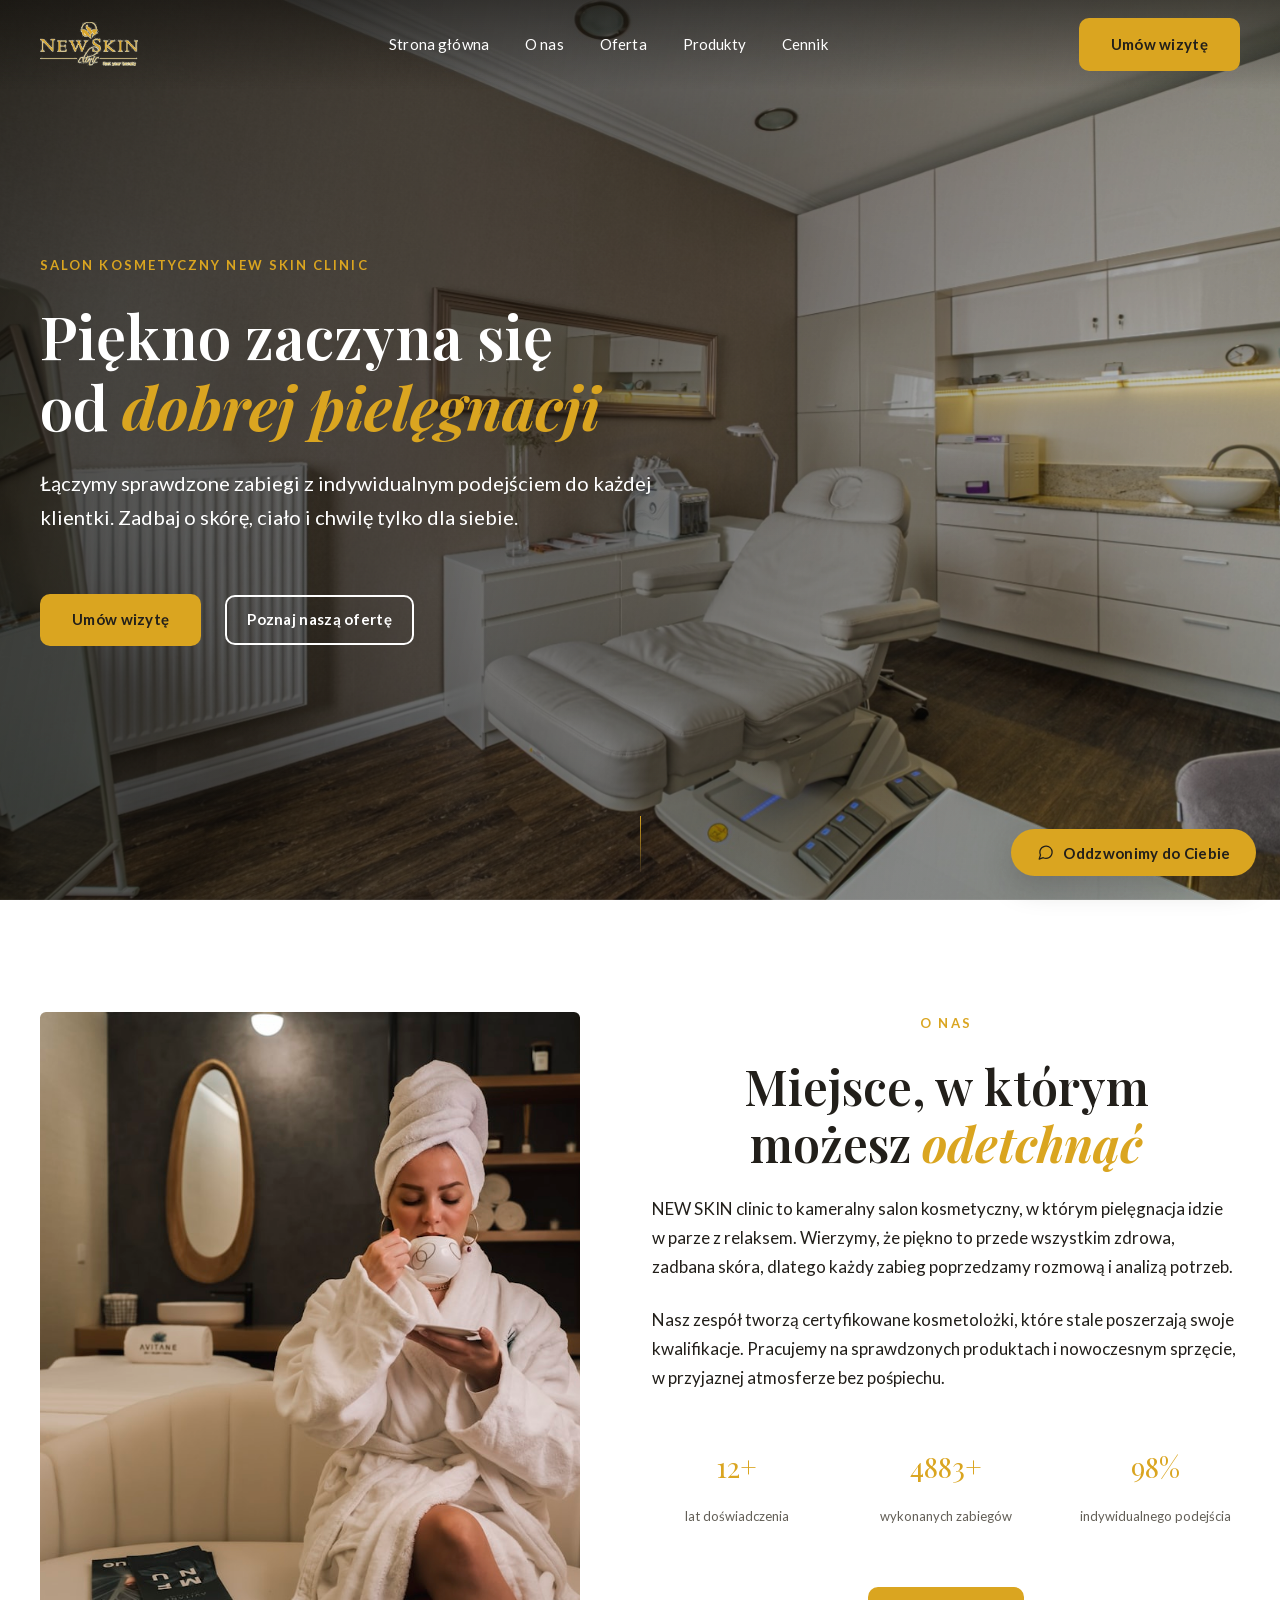
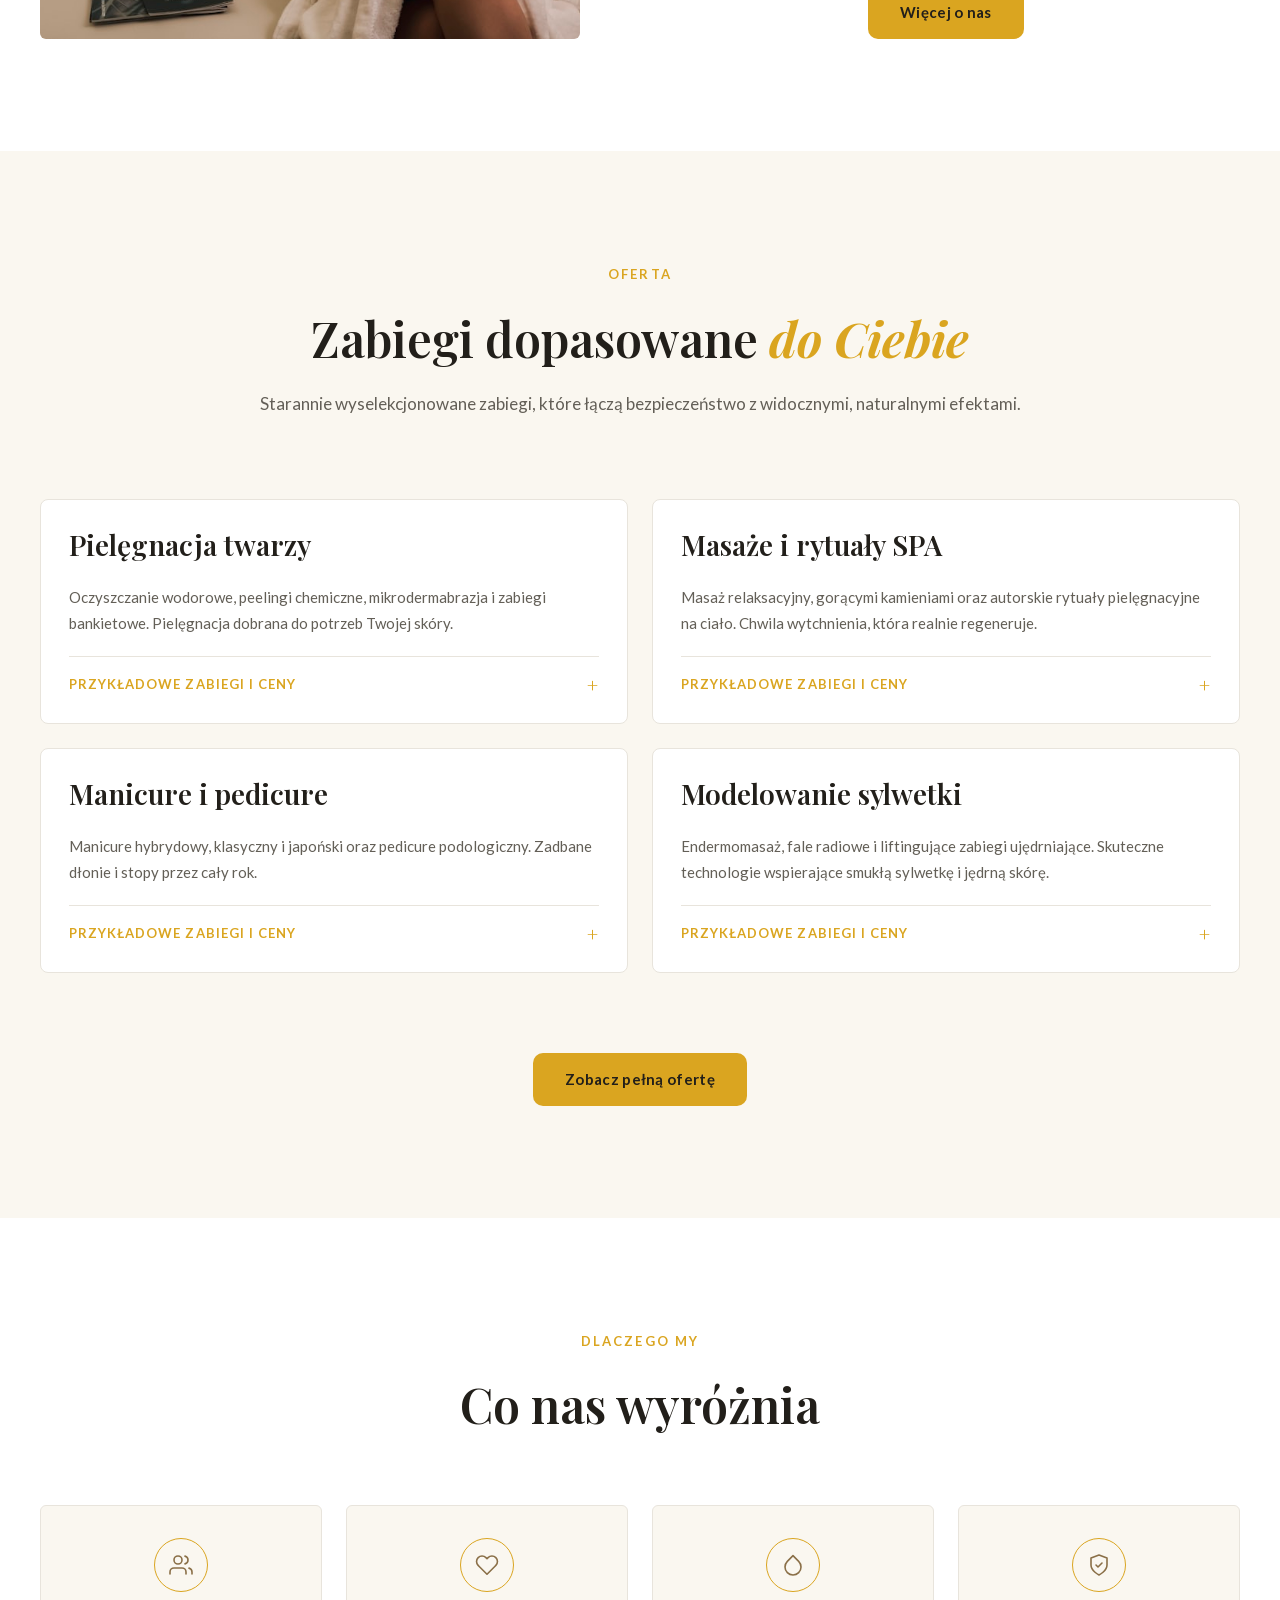
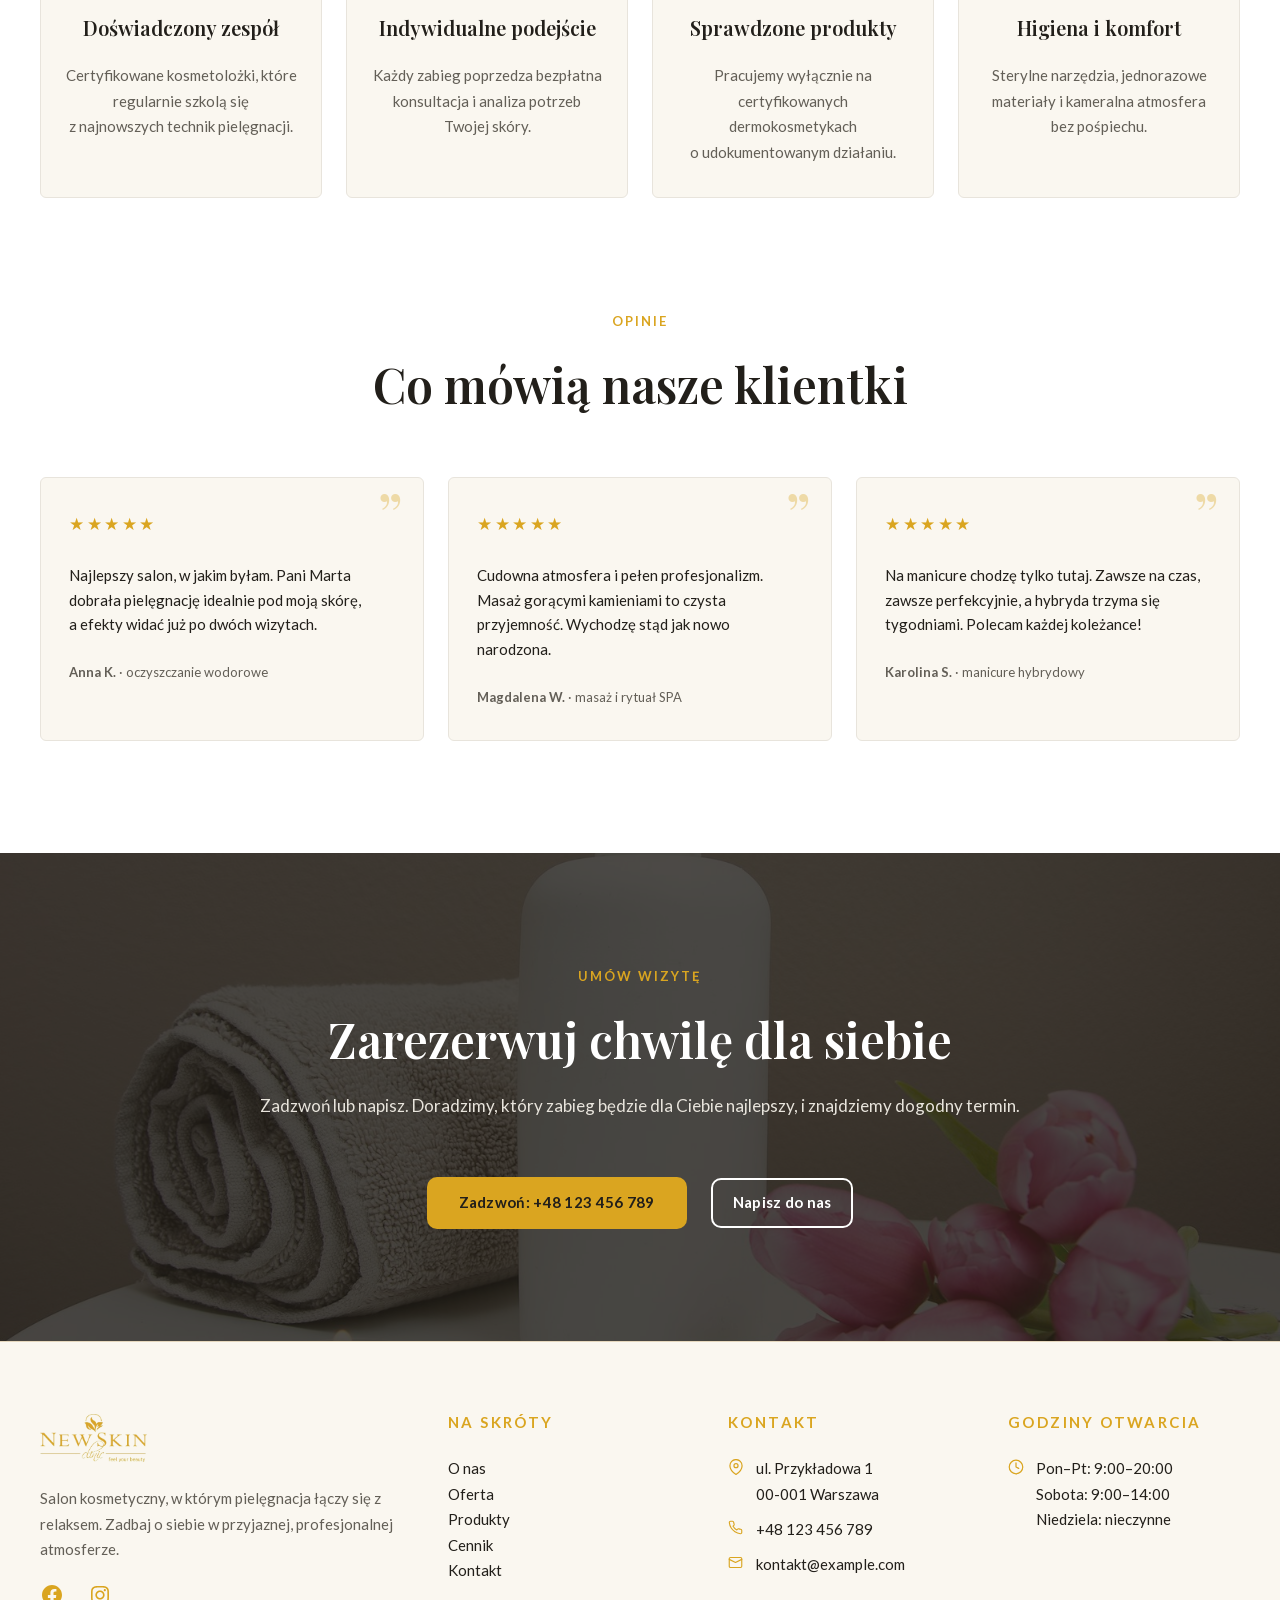
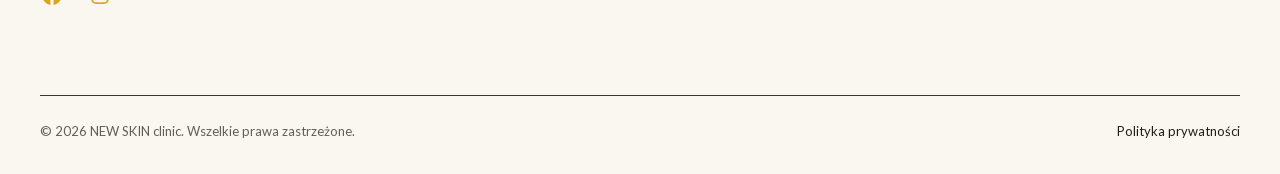
<file: index.html>
<!DOCTYPE html>
<html lang="pl-PL">
<head>
	<meta charset="UTF-8" />
	<meta name="viewport" content="width=device-width, initial-scale=1" />
<meta name='robots' content='max-image-preview:large' />
<title>NEW SKIN clinic</title>
<link rel="alternate" type="application/rss+xml" title="NEW SKIN clinic &raquo; Kanał z wpisami" href="https://piorkowskikamil.github.io/beauty-clinic-demo/feed/" />
<link rel="alternate" type="application/rss+xml" title="NEW SKIN clinic &raquo; Kanał z komentarzami" href="https://piorkowskikamil.github.io/beauty-clinic-demo/comments/feed/" />
<link rel="alternate" title="oEmbed (JSON)" type="application/json+oembed" href="https://piorkowskikamil.github.io/beauty-clinic-demo/wp-json/oembed/1.0/embed?url=http%3A%2F%2Flocalhost%3A8090%2F" />
<link rel="alternate" title="oEmbed (XML)" type="text/xml+oembed" href="https://piorkowskikamil.github.io/beauty-clinic-demo/wp-json/oembed/1.0/embed?url=http%3A%2F%2Flocalhost%3A8090%2F&#038;format=xml" />
<style id="wp-img-auto-sizes-contain-inline-css">
img:is([sizes=auto i],[sizes^="auto," i]){contain-intrinsic-size:3000px 1500px}
/*# sourceURL=wp-img-auto-sizes-contain-inline-css */
</style>
<style id="wp-block-site-title-inline-css">
.wp-block-site-title{box-sizing:border-box}.wp-block-site-title :where(a){color:inherit;font-family:inherit;font-size:inherit;font-style:inherit;font-weight:inherit;letter-spacing:inherit;line-height:inherit;text-decoration:inherit}
/*# sourceURL=https://piorkowskikamil.github.io/beauty-clinic-demo/wp-includes/blocks/site-title/style.min.css */
</style>
<style id="wp-block-navigation-link-inline-css">
.wp-block-navigation .wp-block-navigation-item__label{overflow-wrap:break-word}.wp-block-navigation .wp-block-navigation-item__description{display:none}.link-ui-tools{outline:1px solid #f0f0f0;padding:8px}.link-ui-block-inserter{padding-top:8px}.link-ui-block-inserter__back{margin-left:8px;text-transform:uppercase}
/*# sourceURL=https://piorkowskikamil.github.io/beauty-clinic-demo/wp-includes/blocks/navigation-link/style.min.css */
</style>
<link rel='stylesheet' id='wp-block-navigation-css' href='wp-includes/blocks/navigation/style.min.css' media='all' />
<style id="wp-block-button-inline-css">
.wp-block-button__link{align-content:center;box-sizing:border-box;cursor:pointer;display:inline-block;height:100%;text-align:center;word-break:break-word}.wp-block-button__link.aligncenter{text-align:center}.wp-block-button__link.alignright{text-align:right}:where(.wp-block-button__link){border-radius:9999px;box-shadow:none;padding:calc(.667em + 2px) calc(1.333em + 2px);text-decoration:none}.wp-block-button[style*=text-decoration] .wp-block-button__link{text-decoration:inherit}.wp-block-buttons>.wp-block-button.has-custom-width{max-width:none}.wp-block-buttons>.wp-block-button.has-custom-width .wp-block-button__link{width:100%}.wp-block-buttons>.wp-block-button.has-custom-font-size .wp-block-button__link{font-size:inherit}.wp-block-buttons>.wp-block-button.wp-block-button__width-25{width:calc(25% - var(--wp--style--block-gap, .5em)*.75)}.wp-block-buttons>.wp-block-button.wp-block-button__width-50{width:calc(50% - var(--wp--style--block-gap, .5em)*.5)}.wp-block-buttons>.wp-block-button.wp-block-button__width-75{width:calc(75% - var(--wp--style--block-gap, .5em)*.25)}.wp-block-buttons>.wp-block-button.wp-block-button__width-100{flex-basis:100%;width:100%}.wp-block-buttons.is-vertical>.wp-block-button.wp-block-button__width-25{width:25%}.wp-block-buttons.is-vertical>.wp-block-button.wp-block-button__width-50{width:50%}.wp-block-buttons.is-vertical>.wp-block-button.wp-block-button__width-75{width:75%}.wp-block-button.is-style-squared,.wp-block-button__link.wp-block-button.is-style-squared{border-radius:0}.wp-block-button.no-border-radius,.wp-block-button__link.no-border-radius{border-radius:0!important}:root :where(.wp-block-button .wp-block-button__link.is-style-outline),:root :where(.wp-block-button.is-style-outline>.wp-block-button__link){border:2px solid;padding:.667em 1.333em}:root :where(.wp-block-button .wp-block-button__link.is-style-outline:not(.has-text-color)),:root :where(.wp-block-button.is-style-outline>.wp-block-button__link:not(.has-text-color)){color:currentColor}:root :where(.wp-block-button .wp-block-button__link.is-style-outline:not(.has-background)),:root :where(.wp-block-button.is-style-outline>.wp-block-button__link:not(.has-background)){background-color:initial;background-image:none}
/*# sourceURL=https://piorkowskikamil.github.io/beauty-clinic-demo/wp-includes/blocks/button/style.min.css */
</style>
<style id="wp-block-buttons-inline-css">
.wp-block-buttons{box-sizing:border-box}.wp-block-buttons.is-vertical{flex-direction:column}.wp-block-buttons.is-vertical>.wp-block-button:last-child{margin-bottom:0}.wp-block-buttons>.wp-block-button{display:inline-block;margin:0}.wp-block-buttons.is-content-justification-left{justify-content:flex-start}.wp-block-buttons.is-content-justification-left.is-vertical{align-items:flex-start}.wp-block-buttons.is-content-justification-center{justify-content:center}.wp-block-buttons.is-content-justification-center.is-vertical{align-items:center}.wp-block-buttons.is-content-justification-right{justify-content:flex-end}.wp-block-buttons.is-content-justification-right.is-vertical{align-items:flex-end}.wp-block-buttons.is-content-justification-space-between{justify-content:space-between}.wp-block-buttons.aligncenter{text-align:center}.wp-block-buttons:not(.is-content-justification-space-between,.is-content-justification-right,.is-content-justification-left,.is-content-justification-center) .wp-block-button.aligncenter{margin-left:auto;margin-right:auto;width:100%}.wp-block-buttons[style*=text-decoration] .wp-block-button,.wp-block-buttons[style*=text-decoration] .wp-block-button__link{text-decoration:inherit}.wp-block-buttons.has-custom-font-size .wp-block-button__link{font-size:inherit}.wp-block-buttons .wp-block-button__link{width:100%}.wp-block-button.aligncenter{text-align:center}
/*# sourceURL=https://piorkowskikamil.github.io/beauty-clinic-demo/wp-includes/blocks/buttons/style.min.css */
</style>
<style id="wp-block-group-inline-css">
.wp-block-group{box-sizing:border-box}:where(.wp-block-group.wp-block-group-is-layout-constrained){position:relative}
/*# sourceURL=https://piorkowskikamil.github.io/beauty-clinic-demo/wp-includes/blocks/group/style.min.css */
</style>
<style id="wp-block-paragraph-inline-css">
.is-small-text{font-size:.875em}.is-regular-text{font-size:1em}.is-large-text{font-size:2.25em}.is-larger-text{font-size:3em}.has-drop-cap:not(:focus):first-letter{float:left;font-size:8.4em;font-style:normal;font-weight:100;line-height:.68;margin:.05em .1em 0 0;text-transform:uppercase}body.rtl .has-drop-cap:not(:focus):first-letter{float:none;margin-left:.1em}p.has-drop-cap.has-background{overflow:hidden}:root :where(p.has-background){padding:1.25em 2.375em}:where(p.has-text-color:not(.has-link-color)) a{color:inherit}p.has-text-align-left[style*="writing-mode:vertical-lr"],p.has-text-align-right[style*="writing-mode:vertical-rl"]{rotate:180deg}
/*# sourceURL=https://piorkowskikamil.github.io/beauty-clinic-demo/wp-includes/blocks/paragraph/style.min.css */
</style>
<style id="wp-block-heading-inline-css">
h1:where(.wp-block-heading).has-background,h2:where(.wp-block-heading).has-background,h3:where(.wp-block-heading).has-background,h4:where(.wp-block-heading).has-background,h5:where(.wp-block-heading).has-background,h6:where(.wp-block-heading).has-background{padding:1.25em 2.375em}h1.has-text-align-left[style*=writing-mode]:where([style*=vertical-lr]),h1.has-text-align-right[style*=writing-mode]:where([style*=vertical-rl]),h2.has-text-align-left[style*=writing-mode]:where([style*=vertical-lr]),h2.has-text-align-right[style*=writing-mode]:where([style*=vertical-rl]),h3.has-text-align-left[style*=writing-mode]:where([style*=vertical-lr]),h3.has-text-align-right[style*=writing-mode]:where([style*=vertical-rl]),h4.has-text-align-left[style*=writing-mode]:where([style*=vertical-lr]),h4.has-text-align-right[style*=writing-mode]:where([style*=vertical-rl]),h5.has-text-align-left[style*=writing-mode]:where([style*=vertical-lr]),h5.has-text-align-right[style*=writing-mode]:where([style*=vertical-rl]),h6.has-text-align-left[style*=writing-mode]:where([style*=vertical-lr]),h6.has-text-align-right[style*=writing-mode]:where([style*=vertical-rl]){rotate:180deg}
/*# sourceURL=https://piorkowskikamil.github.io/beauty-clinic-demo/wp-includes/blocks/heading/style.min.css */
</style>
<style id="wp-block-spacer-inline-css">
.wp-block-spacer{clear:both}
/*# sourceURL=https://piorkowskikamil.github.io/beauty-clinic-demo/wp-includes/blocks/spacer/style.min.css */
</style>
<link rel='stylesheet' id='wp-block-cover-css' href='wp-includes/blocks/cover/style.min.css' media='all' />
<style id="wp-block-image-inline-css">
.wp-block-image>a,.wp-block-image>figure>a{display:inline-block}.wp-block-image img{box-sizing:border-box;height:auto;max-width:100%;vertical-align:bottom}@media not (prefers-reduced-motion){.wp-block-image img.hide{visibility:hidden}.wp-block-image img.show{animation:show-content-image .4s}}.wp-block-image[style*=border-radius] img,.wp-block-image[style*=border-radius]>a{border-radius:inherit}.wp-block-image.has-custom-border img{box-sizing:border-box}.wp-block-image.aligncenter{text-align:center}.wp-block-image.alignfull>a,.wp-block-image.alignwide>a{width:100%}.wp-block-image.alignfull img,.wp-block-image.alignwide img{height:auto;width:100%}.wp-block-image .aligncenter,.wp-block-image .alignleft,.wp-block-image .alignright,.wp-block-image.aligncenter,.wp-block-image.alignleft,.wp-block-image.alignright{display:table}.wp-block-image .aligncenter>figcaption,.wp-block-image .alignleft>figcaption,.wp-block-image .alignright>figcaption,.wp-block-image.aligncenter>figcaption,.wp-block-image.alignleft>figcaption,.wp-block-image.alignright>figcaption{caption-side:bottom;display:table-caption}.wp-block-image .alignleft{float:left;margin:.5em 1em .5em 0}.wp-block-image .alignright{float:right;margin:.5em 0 .5em 1em}.wp-block-image .aligncenter{margin-left:auto;margin-right:auto}.wp-block-image :where(figcaption){margin-bottom:1em;margin-top:.5em}.wp-block-image.is-style-circle-mask img{border-radius:9999px}@supports ((-webkit-mask-image:none) or (mask-image:none)) or (-webkit-mask-image:none){.wp-block-image.is-style-circle-mask img{border-radius:0;-webkit-mask-image:url('data:image/svg+xml;utf8,<svg viewBox="0 0 100 100" xmlns="http://www.w3.org/2000/svg"><circle cx="50" cy="50" r="50"/></svg>');mask-image:url('data:image/svg+xml;utf8,<svg viewBox="0 0 100 100" xmlns="http://www.w3.org/2000/svg"><circle cx="50" cy="50" r="50"/></svg>');mask-mode:alpha;-webkit-mask-position:center;mask-position:center;-webkit-mask-repeat:no-repeat;mask-repeat:no-repeat;-webkit-mask-size:contain;mask-size:contain}}:root :where(.wp-block-image.is-style-rounded img,.wp-block-image .is-style-rounded img){border-radius:9999px}.wp-block-image figure{margin:0}.wp-lightbox-container{display:flex;flex-direction:column;position:relative}.wp-lightbox-container img{cursor:zoom-in}.wp-lightbox-container img:hover+button{opacity:1}.wp-lightbox-container button{align-items:center;backdrop-filter:blur(16px) saturate(180%);background-color:#5a5a5a40;border:none;border-radius:4px;cursor:zoom-in;display:flex;height:20px;justify-content:center;opacity:0;padding:0;position:absolute;right:16px;text-align:center;top:16px;width:20px;z-index:100}@media not (prefers-reduced-motion){.wp-lightbox-container button{transition:opacity .2s ease}}.wp-lightbox-container button:focus-visible{outline:3px auto #5a5a5a40;outline:3px auto -webkit-focus-ring-color;outline-offset:3px}.wp-lightbox-container button:hover{cursor:pointer;opacity:1}.wp-lightbox-container button:focus{opacity:1}.wp-lightbox-container button:focus,.wp-lightbox-container button:hover,.wp-lightbox-container button:not(:hover):not(:active):not(.has-background){background-color:#5a5a5a40;border:none}.wp-lightbox-overlay{box-sizing:border-box;cursor:zoom-out;height:100vh;left:0;overflow:hidden;position:fixed;top:0;visibility:hidden;width:100%;z-index:100000}.wp-lightbox-overlay .wp-lightbox-close-button{align-items:center;cursor:pointer;display:flex;font-family:inherit;gap:8px;justify-content:center;line-height:1;min-height:40px;min-width:40px;padding:0 4px;position:absolute;right:calc(env(safe-area-inset-right) + 16px);top:calc(env(safe-area-inset-top) + 16px);z-index:5000000}.wp-lightbox-overlay .wp-lightbox-close-button:focus,.wp-lightbox-overlay .wp-lightbox-close-button:hover,.wp-lightbox-overlay .wp-lightbox-close-button:not(:hover):not(:active):not(.has-background){background:none;border:none}.wp-lightbox-overlay .wp-lightbox-close-button:has(.wp-lightbox-close-text:not([hidden])) .wp-lightbox-close-icon svg{height:1em;width:1em}.wp-lightbox-overlay .wp-lightbox-close-icon svg{display:block}.wp-lightbox-overlay .wp-lightbox-navigation-button-next,.wp-lightbox-overlay .wp-lightbox-navigation-button-prev{align-items:center;bottom:16px;cursor:pointer;display:flex;font-family:inherit;gap:4px;justify-content:center;line-height:1;min-height:40px;min-width:40px;padding:0 8px;position:absolute;z-index:2000002}.wp-lightbox-overlay .wp-lightbox-navigation-button-next[hidden],.wp-lightbox-overlay .wp-lightbox-navigation-button-prev[hidden]{display:none}@media (min-width:960px){.wp-lightbox-overlay .wp-lightbox-navigation-button-next,.wp-lightbox-overlay .wp-lightbox-navigation-button-prev{bottom:50%;transform:translateY(-50%)}}.wp-lightbox-overlay .wp-lightbox-navigation-button-next:focus,.wp-lightbox-overlay .wp-lightbox-navigation-button-next:hover,.wp-lightbox-overlay .wp-lightbox-navigation-button-next:not(:hover):not(:active):not(.has-background),.wp-lightbox-overlay .wp-lightbox-navigation-button-prev:focus,.wp-lightbox-overlay .wp-lightbox-navigation-button-prev:hover,.wp-lightbox-overlay .wp-lightbox-navigation-button-prev:not(:hover):not(:active):not(.has-background){background:none;border:none;padding:0 8px}.wp-lightbox-overlay .wp-lightbox-navigation-button-next:has(.wp-lightbox-navigation-text:not([hidden])) .wp-lightbox-navigation-icon svg,.wp-lightbox-overlay .wp-lightbox-navigation-button-prev:has(.wp-lightbox-navigation-text:not([hidden])) .wp-lightbox-navigation-icon svg{display:block;height:1.5em;width:1.5em}.wp-lightbox-overlay .wp-lightbox-navigation-button-prev{left:calc(env(safe-area-inset-left) + 16px)}.wp-lightbox-overlay .wp-lightbox-navigation-button-next{right:calc(env(safe-area-inset-right) + 16px)}.wp-lightbox-overlay .wp-lightbox-navigation-icon svg{vertical-align:middle}.wp-lightbox-overlay .lightbox-image-container{height:var(--wp--lightbox-container-height);left:50%;overflow:hidden;position:absolute;top:50%;transform:translate(-50%,-50%);transform-origin:top left;width:var(--wp--lightbox-container-width);z-index:2000001}.wp-lightbox-overlay .wp-block-image{align-items:center;box-sizing:border-box;display:flex;height:100%;justify-content:center;margin:0;position:relative;transform-origin:0 0;width:100%;z-index:3000000}.wp-lightbox-overlay .wp-block-image img{height:var(--wp--lightbox-image-height);min-height:var(--wp--lightbox-image-height);min-width:var(--wp--lightbox-image-width);width:var(--wp--lightbox-image-width)}.wp-lightbox-overlay .wp-block-image figcaption{display:none}.wp-lightbox-overlay button{background:none;border:none}.wp-lightbox-overlay .scrim{background-color:#fff;height:100%;opacity:.9;position:absolute;width:100%;z-index:2000000}.wp-lightbox-overlay.active{visibility:visible}@media not (prefers-reduced-motion){.wp-lightbox-overlay.active{animation:turn-on-visibility .25s both}.wp-lightbox-overlay.active img{animation:turn-on-visibility .35s both}.wp-lightbox-overlay.show-closing-animation:not(.active){animation:turn-off-visibility .35s both}.wp-lightbox-overlay.show-closing-animation:not(.active) img{animation:turn-off-visibility .25s both}.wp-lightbox-overlay.zoom.active{animation:none;opacity:1;visibility:visible}.wp-lightbox-overlay.zoom.active .lightbox-image-container{animation:lightbox-zoom-in .4s}.wp-lightbox-overlay.zoom.active .lightbox-image-container img{animation:none}.wp-lightbox-overlay.zoom.active .scrim{animation:turn-on-visibility .4s forwards}.wp-lightbox-overlay.zoom.show-closing-animation:not(.active){animation:none}.wp-lightbox-overlay.zoom.show-closing-animation:not(.active) .lightbox-image-container{animation:lightbox-zoom-out .4s}.wp-lightbox-overlay.zoom.show-closing-animation:not(.active) .lightbox-image-container img{animation:none}.wp-lightbox-overlay.zoom.show-closing-animation:not(.active) .scrim{animation:turn-off-visibility .4s forwards}}@keyframes show-content-image{0%{visibility:hidden}99%{visibility:hidden}to{visibility:visible}}@keyframes turn-on-visibility{0%{opacity:0}to{opacity:1}}@keyframes turn-off-visibility{0%{opacity:1;visibility:visible}99%{opacity:0;visibility:visible}to{opacity:0;visibility:hidden}}@keyframes lightbox-zoom-in{0%{transform:translate(calc((-100vw + var(--wp--lightbox-scrollbar-width))/2 + var(--wp--lightbox-initial-left-position)),calc(-50vh + var(--wp--lightbox-initial-top-position))) scale(var(--wp--lightbox-scale))}to{transform:translate(-50%,-50%) scale(1)}}@keyframes lightbox-zoom-out{0%{transform:translate(-50%,-50%) scale(1);visibility:visible}99%{visibility:visible}to{transform:translate(calc((-100vw + var(--wp--lightbox-scrollbar-width))/2 + var(--wp--lightbox-initial-left-position)),calc(-50vh + var(--wp--lightbox-initial-top-position))) scale(var(--wp--lightbox-scale));visibility:hidden}}
/*# sourceURL=https://piorkowskikamil.github.io/beauty-clinic-demo/wp-includes/blocks/image/style.min.css */
</style>
<style id="wp-block-columns-inline-css">
.wp-block-columns{box-sizing:border-box;display:flex;flex-wrap:wrap!important}@media (min-width:782px){.wp-block-columns{flex-wrap:nowrap!important}}.wp-block-columns{align-items:normal!important}.wp-block-columns.are-vertically-aligned-top{align-items:flex-start}.wp-block-columns.are-vertically-aligned-center{align-items:center}.wp-block-columns.are-vertically-aligned-bottom{align-items:flex-end}@media (max-width:781px){.wp-block-columns:not(.is-not-stacked-on-mobile)>.wp-block-column{flex-basis:100%!important}}@media (min-width:782px){.wp-block-columns:not(.is-not-stacked-on-mobile)>.wp-block-column{flex-basis:0;flex-grow:1}.wp-block-columns:not(.is-not-stacked-on-mobile)>.wp-block-column[style*=flex-basis]{flex-grow:0}}.wp-block-columns.is-not-stacked-on-mobile{flex-wrap:nowrap!important}.wp-block-columns.is-not-stacked-on-mobile>.wp-block-column{flex-basis:0;flex-grow:1}.wp-block-columns.is-not-stacked-on-mobile>.wp-block-column[style*=flex-basis]{flex-grow:0}:where(.wp-block-columns){margin-bottom:1.75em}:where(.wp-block-columns.has-background){padding:1.25em 2.375em}.wp-block-column{flex-grow:1;min-width:0;overflow-wrap:break-word;word-break:break-word}.wp-block-column.is-vertically-aligned-top{align-self:flex-start}.wp-block-column.is-vertically-aligned-center{align-self:center}.wp-block-column.is-vertically-aligned-bottom{align-self:flex-end}.wp-block-column.is-vertically-aligned-stretch{align-self:stretch}.wp-block-column.is-vertically-aligned-bottom,.wp-block-column.is-vertically-aligned-center,.wp-block-column.is-vertically-aligned-top{width:100%}
/*# sourceURL=https://piorkowskikamil.github.io/beauty-clinic-demo/wp-includes/blocks/columns/style.min.css */
</style>
<style id="wp-block-details-inline-css">
.wp-block-details{box-sizing:border-box}.wp-block-details summary{cursor:pointer}
/*# sourceURL=https://piorkowskikamil.github.io/beauty-clinic-demo/wp-includes/blocks/details/style.min.css */
</style>
<style id="wp-block-post-content-inline-css">
.wp-block-post-content{display:flow-root}
/*# sourceURL=https://piorkowskikamil.github.io/beauty-clinic-demo/wp-includes/blocks/post-content/style.min.css */
</style>
<style id="wp-block-social-links-inline-css">
.wp-block-social-links{background:none;box-sizing:border-box;margin-left:0;padding-left:0;padding-right:0;text-indent:0}.wp-block-social-links .wp-social-link a,.wp-block-social-links .wp-social-link a:hover{border-bottom:0;box-shadow:none;text-decoration:none}.wp-block-social-links .wp-social-link svg{height:1em;width:1em}.wp-block-social-links .wp-social-link span:not(.screen-reader-text){font-size:.65em;margin-left:.5em;margin-right:.5em}.wp-block-social-links.has-small-icon-size{font-size:16px}.wp-block-social-links,.wp-block-social-links.has-normal-icon-size{font-size:24px}.wp-block-social-links.has-large-icon-size{font-size:36px}.wp-block-social-links.has-huge-icon-size{font-size:48px}.wp-block-social-links.aligncenter{display:flex;justify-content:center}.wp-block-social-links.alignright{justify-content:flex-end}.wp-block-social-link{border-radius:9999px;display:block}@media not (prefers-reduced-motion){.wp-block-social-link{transition:transform .1s ease}}.wp-block-social-link{height:auto}.wp-block-social-link a{align-items:center;display:flex;line-height:0}.wp-block-social-link:hover{transform:scale(1.1)}.wp-block-social-links .wp-block-social-link.wp-social-link{display:inline-block;margin:0;padding:0}.wp-block-social-links .wp-block-social-link.wp-social-link .wp-block-social-link-anchor,.wp-block-social-links .wp-block-social-link.wp-social-link .wp-block-social-link-anchor svg,.wp-block-social-links .wp-block-social-link.wp-social-link .wp-block-social-link-anchor:active,.wp-block-social-links .wp-block-social-link.wp-social-link .wp-block-social-link-anchor:hover,.wp-block-social-links .wp-block-social-link.wp-social-link .wp-block-social-link-anchor:visited{fill:currentColor;color:currentColor}:where(.wp-block-social-links:not(.is-style-logos-only)) .wp-social-link{background-color:#f0f0f0;color:#444}:where(.wp-block-social-links:not(.is-style-logos-only)) .wp-social-link-amazon{background-color:#f90;color:#fff}:where(.wp-block-social-links:not(.is-style-logos-only)) .wp-social-link-bandcamp{background-color:#1ea0c3;color:#fff}:where(.wp-block-social-links:not(.is-style-logos-only)) .wp-social-link-behance{background-color:#0757fe;color:#fff}:where(.wp-block-social-links:not(.is-style-logos-only)) .wp-social-link-bluesky{background-color:#0a7aff;color:#fff}:where(.wp-block-social-links:not(.is-style-logos-only)) .wp-social-link-codepen{background-color:#1e1f26;color:#fff}:where(.wp-block-social-links:not(.is-style-logos-only)) .wp-social-link-deviantart{background-color:#02e49b;color:#fff}:where(.wp-block-social-links:not(.is-style-logos-only)) .wp-social-link-discord{background-color:#5865f2;color:#fff}:where(.wp-block-social-links:not(.is-style-logos-only)) .wp-social-link-dribbble{background-color:#e94c89;color:#fff}:where(.wp-block-social-links:not(.is-style-logos-only)) .wp-social-link-dropbox{background-color:#4280ff;color:#fff}:where(.wp-block-social-links:not(.is-style-logos-only)) .wp-social-link-etsy{background-color:#f45800;color:#fff}:where(.wp-block-social-links:not(.is-style-logos-only)) .wp-social-link-facebook{background-color:#0866ff;color:#fff}:where(.wp-block-social-links:not(.is-style-logos-only)) .wp-social-link-fivehundredpx{background-color:#000;color:#fff}:where(.wp-block-social-links:not(.is-style-logos-only)) .wp-social-link-flickr{background-color:#0461dd;color:#fff}:where(.wp-block-social-links:not(.is-style-logos-only)) .wp-social-link-foursquare{background-color:#e65678;color:#fff}:where(.wp-block-social-links:not(.is-style-logos-only)) .wp-social-link-github{background-color:#24292d;color:#fff}:where(.wp-block-social-links:not(.is-style-logos-only)) .wp-social-link-goodreads{background-color:#eceadd;color:#382110}:where(.wp-block-social-links:not(.is-style-logos-only)) .wp-social-link-google{background-color:#ea4434;color:#fff}:where(.wp-block-social-links:not(.is-style-logos-only)) .wp-social-link-gravatar{background-color:#1d4fc4;color:#fff}:where(.wp-block-social-links:not(.is-style-logos-only)) .wp-social-link-instagram{background-color:#f00075;color:#fff}:where(.wp-block-social-links:not(.is-style-logos-only)) .wp-social-link-lastfm{background-color:#e21b24;color:#fff}:where(.wp-block-social-links:not(.is-style-logos-only)) .wp-social-link-linkedin{background-color:#0d66c2;color:#fff}:where(.wp-block-social-links:not(.is-style-logos-only)) .wp-social-link-mastodon{background-color:#3288d4;color:#fff}:where(.wp-block-social-links:not(.is-style-logos-only)) .wp-social-link-medium{background-color:#000;color:#fff}:where(.wp-block-social-links:not(.is-style-logos-only)) .wp-social-link-meetup{background-color:#f6405f;color:#fff}:where(.wp-block-social-links:not(.is-style-logos-only)) .wp-social-link-patreon{background-color:#000;color:#fff}:where(.wp-block-social-links:not(.is-style-logos-only)) .wp-social-link-pinterest{background-color:#e60122;color:#fff}:where(.wp-block-social-links:not(.is-style-logos-only)) .wp-social-link-pocket{background-color:#ef4155;color:#fff}:where(.wp-block-social-links:not(.is-style-logos-only)) .wp-social-link-reddit{background-color:#ff4500;color:#fff}:where(.wp-block-social-links:not(.is-style-logos-only)) .wp-social-link-skype{background-color:#0478d7;color:#fff}:where(.wp-block-social-links:not(.is-style-logos-only)) .wp-social-link-snapchat{stroke:#000;background-color:#fefc00;color:#fff}:where(.wp-block-social-links:not(.is-style-logos-only)) .wp-social-link-soundcloud{background-color:#ff5600;color:#fff}:where(.wp-block-social-links:not(.is-style-logos-only)) .wp-social-link-spotify{background-color:#1bd760;color:#fff}:where(.wp-block-social-links:not(.is-style-logos-only)) .wp-social-link-telegram{background-color:#2aabee;color:#fff}:where(.wp-block-social-links:not(.is-style-logos-only)) .wp-social-link-threads{background-color:#000;color:#fff}:where(.wp-block-social-links:not(.is-style-logos-only)) .wp-social-link-tiktok{background-color:#000;color:#fff}:where(.wp-block-social-links:not(.is-style-logos-only)) .wp-social-link-tumblr{background-color:#011835;color:#fff}:where(.wp-block-social-links:not(.is-style-logos-only)) .wp-social-link-twitch{background-color:#6440a4;color:#fff}:where(.wp-block-social-links:not(.is-style-logos-only)) .wp-social-link-twitter{background-color:#1da1f2;color:#fff}:where(.wp-block-social-links:not(.is-style-logos-only)) .wp-social-link-vimeo{background-color:#1eb7ea;color:#fff}:where(.wp-block-social-links:not(.is-style-logos-only)) .wp-social-link-vk{background-color:#4680c2;color:#fff}:where(.wp-block-social-links:not(.is-style-logos-only)) .wp-social-link-wordpress{background-color:#3499cd;color:#fff}:where(.wp-block-social-links:not(.is-style-logos-only)) .wp-social-link-whatsapp{background-color:#25d366;color:#fff}:where(.wp-block-social-links:not(.is-style-logos-only)) .wp-social-link-x{background-color:#000;color:#fff}:where(.wp-block-social-links:not(.is-style-logos-only)) .wp-social-link-yelp{background-color:#d32422;color:#fff}:where(.wp-block-social-links:not(.is-style-logos-only)) .wp-social-link-youtube{background-color:red;color:#fff}:where(.wp-block-social-links.is-style-logos-only) .wp-social-link{background:none}:where(.wp-block-social-links.is-style-logos-only) .wp-social-link svg{height:1.25em;width:1.25em}:where(.wp-block-social-links.is-style-logos-only) .wp-social-link-amazon{color:#f90}:where(.wp-block-social-links.is-style-logos-only) .wp-social-link-bandcamp{color:#1ea0c3}:where(.wp-block-social-links.is-style-logos-only) .wp-social-link-behance{color:#0757fe}:where(.wp-block-social-links.is-style-logos-only) .wp-social-link-bluesky{color:#0a7aff}:where(.wp-block-social-links.is-style-logos-only) .wp-social-link-codepen{color:#1e1f26}:where(.wp-block-social-links.is-style-logos-only) .wp-social-link-deviantart{color:#02e49b}:where(.wp-block-social-links.is-style-logos-only) .wp-social-link-discord{color:#5865f2}:where(.wp-block-social-links.is-style-logos-only) .wp-social-link-dribbble{color:#e94c89}:where(.wp-block-social-links.is-style-logos-only) .wp-social-link-dropbox{color:#4280ff}:where(.wp-block-social-links.is-style-logos-only) .wp-social-link-etsy{color:#f45800}:where(.wp-block-social-links.is-style-logos-only) .wp-social-link-facebook{color:#0866ff}:where(.wp-block-social-links.is-style-logos-only) .wp-social-link-fivehundredpx{color:#000}:where(.wp-block-social-links.is-style-logos-only) .wp-social-link-flickr{color:#0461dd}:where(.wp-block-social-links.is-style-logos-only) .wp-social-link-foursquare{color:#e65678}:where(.wp-block-social-links.is-style-logos-only) .wp-social-link-github{color:#24292d}:where(.wp-block-social-links.is-style-logos-only) .wp-social-link-goodreads{color:#382110}:where(.wp-block-social-links.is-style-logos-only) .wp-social-link-google{color:#ea4434}:where(.wp-block-social-links.is-style-logos-only) .wp-social-link-gravatar{color:#1d4fc4}:where(.wp-block-social-links.is-style-logos-only) .wp-social-link-instagram{color:#f00075}:where(.wp-block-social-links.is-style-logos-only) .wp-social-link-lastfm{color:#e21b24}:where(.wp-block-social-links.is-style-logos-only) .wp-social-link-linkedin{color:#0d66c2}:where(.wp-block-social-links.is-style-logos-only) .wp-social-link-mastodon{color:#3288d4}:where(.wp-block-social-links.is-style-logos-only) .wp-social-link-medium{color:#000}:where(.wp-block-social-links.is-style-logos-only) .wp-social-link-meetup{color:#f6405f}:where(.wp-block-social-links.is-style-logos-only) .wp-social-link-patreon{color:#000}:where(.wp-block-social-links.is-style-logos-only) .wp-social-link-pinterest{color:#e60122}:where(.wp-block-social-links.is-style-logos-only) .wp-social-link-pocket{color:#ef4155}:where(.wp-block-social-links.is-style-logos-only) .wp-social-link-reddit{color:#ff4500}:where(.wp-block-social-links.is-style-logos-only) .wp-social-link-skype{color:#0478d7}:where(.wp-block-social-links.is-style-logos-only) .wp-social-link-snapchat{stroke:#000;color:#fff}:where(.wp-block-social-links.is-style-logos-only) .wp-social-link-soundcloud{color:#ff5600}:where(.wp-block-social-links.is-style-logos-only) .wp-social-link-spotify{color:#1bd760}:where(.wp-block-social-links.is-style-logos-only) .wp-social-link-telegram{color:#2aabee}:where(.wp-block-social-links.is-style-logos-only) .wp-social-link-threads{color:#000}:where(.wp-block-social-links.is-style-logos-only) .wp-social-link-tiktok{color:#000}:where(.wp-block-social-links.is-style-logos-only) .wp-social-link-tumblr{color:#011835}:where(.wp-block-social-links.is-style-logos-only) .wp-social-link-twitch{color:#6440a4}:where(.wp-block-social-links.is-style-logos-only) .wp-social-link-twitter{color:#1da1f2}:where(.wp-block-social-links.is-style-logos-only) .wp-social-link-vimeo{color:#1eb7ea}:where(.wp-block-social-links.is-style-logos-only) .wp-social-link-vk{color:#4680c2}:where(.wp-block-social-links.is-style-logos-only) .wp-social-link-whatsapp{color:#25d366}:where(.wp-block-social-links.is-style-logos-only) .wp-social-link-wordpress{color:#3499cd}:where(.wp-block-social-links.is-style-logos-only) .wp-social-link-x{color:#000}:where(.wp-block-social-links.is-style-logos-only) .wp-social-link-yelp{color:#d32422}:where(.wp-block-social-links.is-style-logos-only) .wp-social-link-youtube{color:red}.wp-block-social-links.is-style-pill-shape .wp-social-link{width:auto}:root :where(.wp-block-social-links .wp-social-link a){padding:.25em}:root :where(.wp-block-social-links.is-style-logos-only .wp-social-link a){padding:0}:root :where(.wp-block-social-links.is-style-pill-shape .wp-social-link a){padding-left:.6666666667em;padding-right:.6666666667em}.wp-block-social-links:not(.has-icon-color):not(.has-icon-background-color) .wp-social-link-snapchat .wp-block-social-link-label{color:#000}
/*# sourceURL=https://piorkowskikamil.github.io/beauty-clinic-demo/wp-includes/blocks/social-links/style.min.css */
</style>
<style id="wp-block-list-inline-css">
ol,ul{box-sizing:border-box}:root :where(.wp-block-list.has-background){padding:1.25em 2.375em}
/*# sourceURL=https://piorkowskikamil.github.io/beauty-clinic-demo/wp-includes/blocks/list/style.min.css */
</style>
<style id="wp-block-library-inline-css">
:root{--wp-block-synced-color:#7a00df;--wp-block-synced-color--rgb:122,0,223;--wp-bound-block-color:var(--wp-block-synced-color);--wp-editor-canvas-background:#ddd;--wp-admin-theme-color:#007cba;--wp-admin-theme-color--rgb:0,124,186;--wp-admin-theme-color-darker-10:#006ba1;--wp-admin-theme-color-darker-10--rgb:0,107,160.5;--wp-admin-theme-color-darker-20:#005a87;--wp-admin-theme-color-darker-20--rgb:0,90,135;--wp-admin-border-width-focus:2px}@media (min-resolution:192dpi){:root{--wp-admin-border-width-focus:1.5px}}.wp-element-button{cursor:pointer}:root .has-very-light-gray-background-color{background-color:#eee}:root .has-very-dark-gray-background-color{background-color:#313131}:root .has-very-light-gray-color{color:#eee}:root .has-very-dark-gray-color{color:#313131}:root .has-vivid-green-cyan-to-vivid-cyan-blue-gradient-background{background:linear-gradient(135deg,#00d084,#0693e3)}:root .has-purple-crush-gradient-background{background:linear-gradient(135deg,#34e2e4,#4721fb 50%,#ab1dfe)}:root .has-hazy-dawn-gradient-background{background:linear-gradient(135deg,#faaca8,#dad0ec)}:root .has-subdued-olive-gradient-background{background:linear-gradient(135deg,#fafae1,#67a671)}:root .has-atomic-cream-gradient-background{background:linear-gradient(135deg,#fdd79a,#004a59)}:root .has-nightshade-gradient-background{background:linear-gradient(135deg,#330968,#31cdcf)}:root .has-midnight-gradient-background{background:linear-gradient(135deg,#020381,#2874fc)}:root{--wp--preset--font-size--normal:16px;--wp--preset--font-size--huge:42px}.has-regular-font-size{font-size:1em}.has-larger-font-size{font-size:2.625em}.has-normal-font-size{font-size:var(--wp--preset--font-size--normal)}.has-huge-font-size{font-size:var(--wp--preset--font-size--huge)}:root .has-text-align-center{text-align:center}:root .has-text-align-left{text-align:left}:root .has-text-align-right{text-align:right}.has-fit-text{white-space:nowrap!important}#end-resizable-editor-section{display:none}.aligncenter{clear:both}.items-justified-left{justify-content:flex-start}.items-justified-center{justify-content:center}.items-justified-right{justify-content:flex-end}.items-justified-space-between{justify-content:space-between}.screen-reader-text{word-wrap:normal!important;border:0;clip-path:inset(50%);height:1px;margin:-1px;overflow:hidden;padding:0;position:absolute;width:1px}.screen-reader-text:focus{background-color:#ddd;clip-path:none;color:#444;display:block;font-size:1em;height:auto;left:5px;line-height:normal;padding:15px 23px 14px;text-decoration:none;top:5px;width:auto;z-index:100000}html :where(.has-border-color){border-style:solid}html :where([style*=border-color]){border-style:solid}html :where([style*=border-top-color]){border-top-style:solid}html :where([style*=border-right-color]){border-right-style:solid}html :where([style*=border-bottom-color]){border-bottom-style:solid}html :where([style*=border-left-color]){border-left-style:solid}html :where([style*=border-width]){border-style:solid}html :where([style*=border-top-width]){border-top-style:solid}html :where([style*=border-right-width]){border-right-style:solid}html :where([style*=border-bottom-width]){border-bottom-style:solid}html :where([style*=border-left-width]){border-left-style:solid}html :where(img[class*=wp-image-]){height:auto;max-width:100%}:where(figure){margin:0 0 1em}html :where(.is-position-sticky){--wp-admin--admin-bar--position-offset:var(--wp-admin--admin-bar--height,0px)}@media screen and (max-width:600px){html :where(.is-position-sticky){--wp-admin--admin-bar--position-offset:0px}}
/*# sourceURL=/wp-includes/css/dist/block-library/common.min.css */
</style>
<style id="global-styles-inline-css">
:root{--wp--preset--aspect-ratio--square: 1;--wp--preset--aspect-ratio--4-3: 4/3;--wp--preset--aspect-ratio--3-4: 3/4;--wp--preset--aspect-ratio--3-2: 3/2;--wp--preset--aspect-ratio--2-3: 2/3;--wp--preset--aspect-ratio--16-9: 16/9;--wp--preset--aspect-ratio--9-16: 9/16;--wp--preset--color--black: #000000;--wp--preset--color--cyan-bluish-gray: #abb8c3;--wp--preset--color--white: #ffffff;--wp--preset--color--pale-pink: #f78da7;--wp--preset--color--vivid-red: #cf2e2e;--wp--preset--color--luminous-vivid-orange: #ff6900;--wp--preset--color--luminous-vivid-amber: #fcb900;--wp--preset--color--light-green-cyan: #7bdcb5;--wp--preset--color--vivid-green-cyan: #00d084;--wp--preset--color--pale-cyan-blue: #8ed1fc;--wp--preset--color--vivid-cyan-blue: #0693e3;--wp--preset--color--vivid-purple: #9b51e0;--wp--preset--color--base: #ffffff;--wp--preset--color--contrast: #221f1a;--wp--preset--color--primary: #c5a572;--wp--preset--color--primary-dark: #8a6f47;--wp--preset--color--secondary: #80e4c8;--wp--preset--color--secondary-soft: #eafaf5;--wp--preset--color--cream: #faf7f0;--wp--preset--color--muted: #635f57;--wp--preset--color--sand: #e8e4dc;--wp--preset--gradient--vivid-cyan-blue-to-vivid-purple: linear-gradient(135deg,rgb(6,147,227) 0%,rgb(155,81,224) 100%);--wp--preset--gradient--light-green-cyan-to-vivid-green-cyan: linear-gradient(135deg,rgb(122,220,180) 0%,rgb(0,208,130) 100%);--wp--preset--gradient--luminous-vivid-amber-to-luminous-vivid-orange: linear-gradient(135deg,rgb(252,185,0) 0%,rgb(255,105,0) 100%);--wp--preset--gradient--luminous-vivid-orange-to-vivid-red: linear-gradient(135deg,rgb(255,105,0) 0%,rgb(207,46,46) 100%);--wp--preset--gradient--very-light-gray-to-cyan-bluish-gray: linear-gradient(135deg,rgb(238,238,238) 0%,rgb(169,184,195) 100%);--wp--preset--gradient--cool-to-warm-spectrum: linear-gradient(135deg,rgb(74,234,220) 0%,rgb(151,120,209) 20%,rgb(207,42,186) 40%,rgb(238,44,130) 60%,rgb(251,105,98) 80%,rgb(254,248,76) 100%);--wp--preset--gradient--blush-light-purple: linear-gradient(135deg,rgb(255,206,236) 0%,rgb(152,150,240) 100%);--wp--preset--gradient--blush-bordeaux: linear-gradient(135deg,rgb(254,205,165) 0%,rgb(254,45,45) 50%,rgb(107,0,62) 100%);--wp--preset--gradient--luminous-dusk: linear-gradient(135deg,rgb(255,203,112) 0%,rgb(199,81,192) 50%,rgb(65,88,208) 100%);--wp--preset--gradient--pale-ocean: linear-gradient(135deg,rgb(255,245,203) 0%,rgb(182,227,212) 50%,rgb(51,167,181) 100%);--wp--preset--gradient--electric-grass: linear-gradient(135deg,rgb(202,248,128) 0%,rgb(113,206,126) 100%);--wp--preset--gradient--midnight: linear-gradient(135deg,rgb(2,3,129) 0%,rgb(40,116,252) 100%);--wp--preset--font-size--small: 0.9375rem;--wp--preset--font-size--medium: 1.0625rem;--wp--preset--font-size--large: clamp(1.125rem, 1.125rem + ((1vw - 0.2rem) * 0.227), 1.25rem);--wp--preset--font-size--x-large: clamp(1.5rem, 1.5rem + ((1vw - 0.2rem) * 0.455), 1.75rem);--wp--preset--font-size--x-small: 0.8125rem;--wp--preset--font-size--xx-large: clamp(2rem, 2rem + ((1vw - 0.2rem) * 1.818), 3rem);--wp--preset--font-size--huge: clamp(2.5rem, 2.5rem + ((1vw - 0.2rem) * 2.273), 3.75rem);--wp--preset--font-family--body: 'Lato', -apple-system, 'Segoe UI', sans-serif;--wp--preset--font-family--heading: 'Playfair Display', Georgia, serif;--wp--preset--spacing--20: 0.75rem;--wp--preset--spacing--30: 1.25rem;--wp--preset--spacing--40: 2rem;--wp--preset--spacing--50: clamp(2.75rem, 6vw, 4.5rem);--wp--preset--spacing--60: clamp(4.5rem, 9vw, 7rem);--wp--preset--spacing--70: 3.38rem;--wp--preset--spacing--80: 5.06rem;--wp--preset--spacing--10: 0.5rem;--wp--preset--shadow--natural: 6px 6px 9px rgba(0, 0, 0, 0.2);--wp--preset--shadow--deep: 12px 12px 50px rgba(0, 0, 0, 0.4);--wp--preset--shadow--sharp: 6px 6px 0px rgba(0, 0, 0, 0.2);--wp--preset--shadow--outlined: 6px 6px 0px -3px rgb(255, 255, 255), 6px 6px rgb(0, 0, 0);--wp--preset--shadow--crisp: 6px 6px 0px rgb(0, 0, 0);}:root { --wp--style--global--content-size: 46rem;--wp--style--global--wide-size: 75rem; }:where(body) { margin: 0; }.wp-site-blocks { padding-top: var(--wp--style--root--padding-top); padding-bottom: var(--wp--style--root--padding-bottom); }.has-global-padding { padding-right: var(--wp--style--root--padding-right); padding-left: var(--wp--style--root--padding-left); }.has-global-padding > .alignfull { margin-right: calc(var(--wp--style--root--padding-right) * -1); margin-left: calc(var(--wp--style--root--padding-left) * -1); }.has-global-padding :where(:not(.alignfull.is-layout-flow) > .has-global-padding:not(.wp-block-block, .alignfull)) { padding-right: 0; padding-left: 0; }.has-global-padding :where(:not(.alignfull.is-layout-flow) > .has-global-padding:not(.wp-block-block, .alignfull)) > .alignfull { margin-left: 0; margin-right: 0; }.wp-site-blocks > .alignleft { float: left; margin-right: 2em; }.wp-site-blocks > .alignright { float: right; margin-left: 2em; }.wp-site-blocks > .aligncenter { justify-content: center; margin-left: auto; margin-right: auto; }:where(.wp-site-blocks) > * { margin-block-start: 1.5rem; margin-block-end: 0; }:where(.wp-site-blocks) > :first-child { margin-block-start: 0; }:where(.wp-site-blocks) > :last-child { margin-block-end: 0; }:root { --wp--style--block-gap: 1.5rem; }:root :where(.is-layout-flow) > :first-child{margin-block-start: 0;}:root :where(.is-layout-flow) > :last-child{margin-block-end: 0;}:root :where(.is-layout-flow) > *{margin-block-start: 1.5rem;margin-block-end: 0;}:root :where(.is-layout-constrained) > :first-child{margin-block-start: 0;}:root :where(.is-layout-constrained) > :last-child{margin-block-end: 0;}:root :where(.is-layout-constrained) > *{margin-block-start: 1.5rem;margin-block-end: 0;}:root :where(.is-layout-flex){gap: 1.5rem;}:root :where(.is-layout-grid){gap: 1.5rem;}.is-layout-flow > .alignleft{float: left;margin-inline-start: 0;margin-inline-end: 2em;}.is-layout-flow > .alignright{float: right;margin-inline-start: 2em;margin-inline-end: 0;}.is-layout-flow > .aligncenter{margin-left: auto !important;margin-right: auto !important;}.is-layout-constrained > .alignleft{float: left;margin-inline-start: 0;margin-inline-end: 2em;}.is-layout-constrained > .alignright{float: right;margin-inline-start: 2em;margin-inline-end: 0;}.is-layout-constrained > .aligncenter{margin-left: auto !important;margin-right: auto !important;}.is-layout-constrained > :where(:not(.alignleft):not(.alignright):not(.alignfull)){max-width: var(--wp--style--global--content-size);margin-left: auto !important;margin-right: auto !important;}.is-layout-constrained > .alignwide{max-width: var(--wp--style--global--wide-size);}body .is-layout-flex{display: flex;}.is-layout-flex{flex-wrap: wrap;align-items: center;}.is-layout-flex > :is(*, div){margin: 0;}body .is-layout-grid{display: grid;}.is-layout-grid > :is(*, div){margin: 0;}body{background-color: var(--wp--preset--color--base);color: var(--wp--preset--color--contrast);font-family: var(--wp--preset--font-family--body);font-size: var(--wp--preset--font-size--medium);font-weight: 400;line-height: 1.7;--wp--style--root--padding-top: 0px;--wp--style--root--padding-right: clamp(1.25rem, 4vw, 2.5rem);--wp--style--root--padding-bottom: 0px;--wp--style--root--padding-left: clamp(1.25rem, 4vw, 2.5rem);}a:where(:not(.wp-element-button)){color: var(--wp--preset--color--primary-dark);}:root :where(a:where(:not(.wp-element-button)):hover){color: var(--wp--preset--color--contrast);}h1, h2, h3, h4, h5, h6{color: var(--wp--preset--color--contrast);font-family: var(--wp--preset--font-family--heading);font-weight: 600;line-height: 1.18;}h1{font-size: var(--wp--preset--font-size--huge);}h2{font-size: var(--wp--preset--font-size--xx-large);}h3{font-size: var(--wp--preset--font-size--x-large);}h4{font-size: var(--wp--preset--font-size--large);}:root :where(.wp-element-button, .wp-block-button__link){background-color: var(--wp--preset--color--primary);border-radius: 999px;border-width: 0;color: var(--wp--preset--color--contrast);font-family: var(--wp--preset--font-family--body);font-size: var(--wp--preset--font-size--small);font-style: inherit;font-weight: 700;letter-spacing: 0.02em;line-height: inherit;padding-top: 0.85rem;padding-right: 2rem;padding-bottom: 0.85rem;padding-left: 2rem;text-decoration: none;text-transform: inherit;}:root :where(.wp-element-button:hover, .wp-block-button__link:hover){background-color: var(--wp--preset--color--contrast);color: var(--wp--preset--color--base);}.has-black-color{color: var(--wp--preset--color--black) !important;}.has-cyan-bluish-gray-color{color: var(--wp--preset--color--cyan-bluish-gray) !important;}.has-white-color{color: var(--wp--preset--color--white) !important;}.has-pale-pink-color{color: var(--wp--preset--color--pale-pink) !important;}.has-vivid-red-color{color: var(--wp--preset--color--vivid-red) !important;}.has-luminous-vivid-orange-color{color: var(--wp--preset--color--luminous-vivid-orange) !important;}.has-luminous-vivid-amber-color{color: var(--wp--preset--color--luminous-vivid-amber) !important;}.has-light-green-cyan-color{color: var(--wp--preset--color--light-green-cyan) !important;}.has-vivid-green-cyan-color{color: var(--wp--preset--color--vivid-green-cyan) !important;}.has-pale-cyan-blue-color{color: var(--wp--preset--color--pale-cyan-blue) !important;}.has-vivid-cyan-blue-color{color: var(--wp--preset--color--vivid-cyan-blue) !important;}.has-vivid-purple-color{color: var(--wp--preset--color--vivid-purple) !important;}.has-base-color{color: var(--wp--preset--color--base) !important;}.has-contrast-color{color: var(--wp--preset--color--contrast) !important;}.has-primary-color{color: var(--wp--preset--color--primary) !important;}.has-primary-dark-color{color: var(--wp--preset--color--primary-dark) !important;}.has-secondary-color{color: var(--wp--preset--color--secondary) !important;}.has-secondary-soft-color{color: var(--wp--preset--color--secondary-soft) !important;}.has-cream-color{color: var(--wp--preset--color--cream) !important;}.has-muted-color{color: var(--wp--preset--color--muted) !important;}.has-sand-color{color: var(--wp--preset--color--sand) !important;}.has-black-background-color{background-color: var(--wp--preset--color--black) !important;}.has-cyan-bluish-gray-background-color{background-color: var(--wp--preset--color--cyan-bluish-gray) !important;}.has-white-background-color{background-color: var(--wp--preset--color--white) !important;}.has-pale-pink-background-color{background-color: var(--wp--preset--color--pale-pink) !important;}.has-vivid-red-background-color{background-color: var(--wp--preset--color--vivid-red) !important;}.has-luminous-vivid-orange-background-color{background-color: var(--wp--preset--color--luminous-vivid-orange) !important;}.has-luminous-vivid-amber-background-color{background-color: var(--wp--preset--color--luminous-vivid-amber) !important;}.has-light-green-cyan-background-color{background-color: var(--wp--preset--color--light-green-cyan) !important;}.has-vivid-green-cyan-background-color{background-color: var(--wp--preset--color--vivid-green-cyan) !important;}.has-pale-cyan-blue-background-color{background-color: var(--wp--preset--color--pale-cyan-blue) !important;}.has-vivid-cyan-blue-background-color{background-color: var(--wp--preset--color--vivid-cyan-blue) !important;}.has-vivid-purple-background-color{background-color: var(--wp--preset--color--vivid-purple) !important;}.has-base-background-color{background-color: var(--wp--preset--color--base) !important;}.has-contrast-background-color{background-color: var(--wp--preset--color--contrast) !important;}.has-primary-background-color{background-color: var(--wp--preset--color--primary) !important;}.has-primary-dark-background-color{background-color: var(--wp--preset--color--primary-dark) !important;}.has-secondary-background-color{background-color: var(--wp--preset--color--secondary) !important;}.has-secondary-soft-background-color{background-color: var(--wp--preset--color--secondary-soft) !important;}.has-cream-background-color{background-color: var(--wp--preset--color--cream) !important;}.has-muted-background-color{background-color: var(--wp--preset--color--muted) !important;}.has-sand-background-color{background-color: var(--wp--preset--color--sand) !important;}.has-black-border-color{border-color: var(--wp--preset--color--black) !important;}.has-cyan-bluish-gray-border-color{border-color: var(--wp--preset--color--cyan-bluish-gray) !important;}.has-white-border-color{border-color: var(--wp--preset--color--white) !important;}.has-pale-pink-border-color{border-color: var(--wp--preset--color--pale-pink) !important;}.has-vivid-red-border-color{border-color: var(--wp--preset--color--vivid-red) !important;}.has-luminous-vivid-orange-border-color{border-color: var(--wp--preset--color--luminous-vivid-orange) !important;}.has-luminous-vivid-amber-border-color{border-color: var(--wp--preset--color--luminous-vivid-amber) !important;}.has-light-green-cyan-border-color{border-color: var(--wp--preset--color--light-green-cyan) !important;}.has-vivid-green-cyan-border-color{border-color: var(--wp--preset--color--vivid-green-cyan) !important;}.has-pale-cyan-blue-border-color{border-color: var(--wp--preset--color--pale-cyan-blue) !important;}.has-vivid-cyan-blue-border-color{border-color: var(--wp--preset--color--vivid-cyan-blue) !important;}.has-vivid-purple-border-color{border-color: var(--wp--preset--color--vivid-purple) !important;}.has-base-border-color{border-color: var(--wp--preset--color--base) !important;}.has-contrast-border-color{border-color: var(--wp--preset--color--contrast) !important;}.has-primary-border-color{border-color: var(--wp--preset--color--primary) !important;}.has-primary-dark-border-color{border-color: var(--wp--preset--color--primary-dark) !important;}.has-secondary-border-color{border-color: var(--wp--preset--color--secondary) !important;}.has-secondary-soft-border-color{border-color: var(--wp--preset--color--secondary-soft) !important;}.has-cream-border-color{border-color: var(--wp--preset--color--cream) !important;}.has-muted-border-color{border-color: var(--wp--preset--color--muted) !important;}.has-sand-border-color{border-color: var(--wp--preset--color--sand) !important;}.has-vivid-cyan-blue-to-vivid-purple-gradient-background{background: var(--wp--preset--gradient--vivid-cyan-blue-to-vivid-purple) !important;}.has-light-green-cyan-to-vivid-green-cyan-gradient-background{background: var(--wp--preset--gradient--light-green-cyan-to-vivid-green-cyan) !important;}.has-luminous-vivid-amber-to-luminous-vivid-orange-gradient-background{background: var(--wp--preset--gradient--luminous-vivid-amber-to-luminous-vivid-orange) !important;}.has-luminous-vivid-orange-to-vivid-red-gradient-background{background: var(--wp--preset--gradient--luminous-vivid-orange-to-vivid-red) !important;}.has-very-light-gray-to-cyan-bluish-gray-gradient-background{background: var(--wp--preset--gradient--very-light-gray-to-cyan-bluish-gray) !important;}.has-cool-to-warm-spectrum-gradient-background{background: var(--wp--preset--gradient--cool-to-warm-spectrum) !important;}.has-blush-light-purple-gradient-background{background: var(--wp--preset--gradient--blush-light-purple) !important;}.has-blush-bordeaux-gradient-background{background: var(--wp--preset--gradient--blush-bordeaux) !important;}.has-luminous-dusk-gradient-background{background: var(--wp--preset--gradient--luminous-dusk) !important;}.has-pale-ocean-gradient-background{background: var(--wp--preset--gradient--pale-ocean) !important;}.has-electric-grass-gradient-background{background: var(--wp--preset--gradient--electric-grass) !important;}.has-midnight-gradient-background{background: var(--wp--preset--gradient--midnight) !important;}.has-small-font-size{font-size: var(--wp--preset--font-size--small) !important;}.has-medium-font-size{font-size: var(--wp--preset--font-size--medium) !important;}.has-large-font-size{font-size: var(--wp--preset--font-size--large) !important;}.has-x-large-font-size{font-size: var(--wp--preset--font-size--x-large) !important;}.has-x-small-font-size{font-size: var(--wp--preset--font-size--x-small) !important;}.has-xx-large-font-size{font-size: var(--wp--preset--font-size--xx-large) !important;}.has-huge-font-size{font-size: var(--wp--preset--font-size--huge) !important;}.has-body-font-family{font-family: var(--wp--preset--font-family--body) !important;}.has-heading-font-family{font-family: var(--wp--preset--font-family--heading) !important;}
:root :where(.wp-block-navigation){font-size: var(--wp--preset--font-size--small);font-weight: 400;letter-spacing: 0.01em;}
/*# sourceURL=global-styles-inline-css */
</style>
<style id="block-style-variation-styles-inline-css">
:root :where(.wp-block-button.is-style-outline--2 .wp-block-button__link){background: transparent none;border-color: currentColor;border-width: 2px;border-style: solid;color: currentColor;padding-top: 0.667em;padding-right: 1.33em;padding-bottom: 0.667em;padding-left: 1.33em;}
:root :where(.wp-block-button.is-style-outline--3 .wp-block-button__link){background: transparent none;border-color: currentColor;border-width: 2px;border-style: solid;color: currentColor;padding-top: 0.667em;padding-right: 1.33em;padding-bottom: 0.667em;padding-left: 1.33em;}
/*# sourceURL=block-style-variation-styles-inline-css */
</style>
<style id="wp-emoji-styles-inline-css">

	img.wp-smiley, img.emoji {
		display: inline !important;
		border: none !important;
		box-shadow: none !important;
		height: 1em !important;
		width: 1em !important;
		margin: 0 0.07em !important;
		vertical-align: -0.1em !important;
		background: none !important;
		padding: 0 !important;
	}
/*# sourceURL=wp-emoji-styles-inline-css */
</style>
<style id="core-block-supports-inline-css">
.wp-container-core-navigation-is-layout-0caefaff{gap:2.25rem;justify-content:center;}.wp-container-core-group-is-layout-c24ceac7{flex-wrap:nowrap;justify-content:space-between;align-items:center;}.wp-container-core-group-is-layout-aa50a3a3 > :where(:not(.alignleft):not(.alignright):not(.alignfull)){max-width:75rem;margin-left:auto !important;margin-right:auto !important;}.wp-container-core-group-is-layout-aa50a3a3 > .alignwide{max-width:75rem;}.wp-container-core-group-is-layout-aa50a3a3 .alignfull{max-width:none;}.wp-container-core-buttons-is-layout-fa5e4718{justify-content:flex-start;}.wp-container-core-group-is-layout-bc828a83 > :where(:not(.alignleft):not(.alignright):not(.alignfull)){max-width:42rem;margin-left:0 !important;margin-right:auto !important;}.wp-container-core-group-is-layout-bc828a83 > .alignwide{max-width:42rem;}.wp-container-core-group-is-layout-bc828a83 .alignfull{max-width:none;}.wp-container-core-cover-is-layout-2a728030 > :where(:not(.alignleft):not(.alignright):not(.alignfull)){max-width:75rem;margin-left:auto !important;margin-right:auto !important;}.wp-container-core-cover-is-layout-2a728030 > .alignwide{max-width:75rem;}.wp-container-core-cover-is-layout-2a728030 .alignfull{max-width:none;}.wp-container-core-columns-is-layout-e22b4903{flex-wrap:nowrap;gap:1.5rem 2.5rem;}.wp-container-core-columns-is-layout-f54bbbf8{flex-wrap:nowrap;gap:1.5rem 4.5rem;}.wp-container-core-group-is-layout-2a728030 > :where(:not(.alignleft):not(.alignright):not(.alignfull)){max-width:75rem;margin-left:auto !important;margin-right:auto !important;}.wp-container-core-group-is-layout-2a728030 > .alignwide{max-width:75rem;}.wp-container-core-group-is-layout-2a728030 .alignfull{max-width:none;}.wp-container-core-columns-is-layout-65c4da3f{flex-wrap:nowrap;gap:1.5rem 1.5rem;}.wp-container-core-buttons-is-layout-20959078{justify-content:center;}.wp-container-core-group-is-layout-3c6b2d73 > .alignfull{margin-right:calc(1.5rem * -1);margin-left:calc(1.5rem * -1);}.wp-container-core-columns-is-layout-f56f613f{flex-wrap:nowrap;}.wp-container-core-group-is-layout-5156e24f > .alignfull{margin-right:calc(1.75rem * -1);margin-left:calc(1.75rem * -1);}.wp-container-core-cover-is-layout-9f0aaaa8 > :where(:not(.alignleft):not(.alignright):not(.alignfull)){max-width:54rem;margin-left:auto !important;margin-right:auto !important;}.wp-container-core-cover-is-layout-9f0aaaa8 > .alignwide{max-width:54rem;}.wp-container-core-cover-is-layout-9f0aaaa8 .alignfull{max-width:none;}.wp-container-core-columns-is-layout-86559df1{flex-wrap:nowrap;gap:1.5rem 3rem;}.wp-container-core-group-is-layout-dc17e807{justify-content:space-between;}.wp-container-core-group-is-layout-6722ca0f > :where(:not(.alignleft):not(.alignright):not(.alignfull)){max-width:75rem;margin-left:auto !important;margin-right:auto !important;}.wp-container-core-group-is-layout-6722ca0f > .alignwide{max-width:75rem;}.wp-container-core-group-is-layout-6722ca0f .alignfull{max-width:none;}
/*# sourceURL=core-block-supports-inline-css */
</style>
<style id="wp-block-template-skip-link-inline-css">
/*! This file is auto-generated */
.skip-link.screen-reader-text{border:0;clip-path:inset(50%);height:1px;margin:-1px;overflow:hidden;padding:0;position:absolute!important;width:1px;word-wrap:normal!important;word-break:normal!important}.skip-link.screen-reader-text:focus{background-color:#eee;clip-path:none;color:#444;display:block;font-size:1em;height:auto;left:5px;line-height:normal;padding:15px 23px 14px;text-decoration:none;top:5px;width:auto;z-index:100000}
/*# sourceURL=/wp-includes/css/wp-block-template-skip-link.min.css */
</style>
<link rel='stylesheet' id='contact-form-7-css' href='wp-content/plugins/contact-form-7/includes/css/styles.css' media='all' />
<link rel='stylesheet' id='beauty-clinic-custom-css' href='wp-content/themes/beauty-clinic/assets/css/custom.css' media='all' />
<link rel="https://api.w.org/" href="https://piorkowskikamil.github.io/beauty-clinic-demo/wp-json/" /><link rel="alternate" title="JSON" type="application/json" href="https://piorkowskikamil.github.io/beauty-clinic-demo/wp-json/wp/v2/pages/5" /><link rel="EditURI" type="application/rsd+xml" title="RSD" href="https://piorkowskikamil.github.io/beauty-clinic-demo/xmlrpc.php?rsd" />
<meta name="generator" content="WordPress 7.0" />
<link rel="canonical" href="index.html" />
<link rel='shortlink' href='index.html' />
<noscript><style>body.home .bc-site-header{position:sticky;background:var(--wp--preset--color--base);border-bottom-color:var(--wp--preset--color--sand)}body.home .bc-site-header::before{content:none}body.home .bc-site-header:not(.bc-header-solid) .bc-site-brand a,body.home .bc-site-header:not(.bc-header-solid) .wp-block-navigation,body.home .bc-site-header:not(.bc-header-solid) .wp-block-navigation a{color:var(--wp--preset--color--contrast)}body.home .bc-site-header:not(.bc-header-solid) .wp-block-navigation a:hover,body.home .bc-site-header:not(.bc-header-solid) .wp-block-navigation a:focus{color:var(--wp--preset--color--primary-dark)}</style></noscript><script id="wp-importmap" type="importmap">
{"imports":{"@wordpress/interactivity":"https://piorkowskikamil.github.io/beauty-clinic-demo/wp-includes/js/dist/script-modules/interactivity/index.min.js"}}
</script>
<link rel="modulepreload" href="wp-includes/js/dist/script-modules/interactivity/index.min.js" id="@wordpress/interactivity-js-modulepreload" fetchpriority="low">
<style class="wp-fonts-local">
@font-face{font-family:Lato;font-style:normal;font-weight:300;font-display:swap;src:url('wp-content/themes/beauty-clinic/assets/fonts/lato-300-latin.woff2') format('woff2');unicode-range:U+0000-00FF, U+0131, U+0152-0153, U+02BB-02BC, U+02C6, U+02DA, U+02DC, U+0304, U+0308, U+0329, U+2000-206F, U+20AC, U+2122, U+2191, U+2193, U+2212, U+2215, U+FEFF, U+FFFD;}
@font-face{font-family:Lato;font-style:normal;font-weight:300;font-display:swap;src:url('wp-content/themes/beauty-clinic/assets/fonts/lato-300-latin-ext.woff2') format('woff2');unicode-range:U+0100-02BA, U+02BD-02C5, U+02C7-02CC, U+02CE-02D7, U+02DD-02FF, U+0304, U+0308, U+0329, U+1D00-1DBF, U+1E00-1E9F, U+1EF2-1EFF, U+2020, U+20A0-20AB, U+20AD-20C0, U+2113, U+2C60-2C7F, U+A720-A7FF;}
@font-face{font-family:Lato;font-style:normal;font-weight:400;font-display:swap;src:url('wp-content/themes/beauty-clinic/assets/fonts/lato-400-latin.woff2') format('woff2');unicode-range:U+0000-00FF, U+0131, U+0152-0153, U+02BB-02BC, U+02C6, U+02DA, U+02DC, U+0304, U+0308, U+0329, U+2000-206F, U+20AC, U+2122, U+2191, U+2193, U+2212, U+2215, U+FEFF, U+FFFD;}
@font-face{font-family:Lato;font-style:normal;font-weight:400;font-display:swap;src:url('wp-content/themes/beauty-clinic/assets/fonts/lato-400-latin-ext.woff2') format('woff2');unicode-range:U+0100-02BA, U+02BD-02C5, U+02C7-02CC, U+02CE-02D7, U+02DD-02FF, U+0304, U+0308, U+0329, U+1D00-1DBF, U+1E00-1E9F, U+1EF2-1EFF, U+2020, U+20A0-20AB, U+20AD-20C0, U+2113, U+2C60-2C7F, U+A720-A7FF;}
@font-face{font-family:Lato;font-style:normal;font-weight:700;font-display:swap;src:url('wp-content/themes/beauty-clinic/assets/fonts/lato-700-latin.woff2') format('woff2');unicode-range:U+0000-00FF, U+0131, U+0152-0153, U+02BB-02BC, U+02C6, U+02DA, U+02DC, U+0304, U+0308, U+0329, U+2000-206F, U+20AC, U+2122, U+2191, U+2193, U+2212, U+2215, U+FEFF, U+FFFD;}
@font-face{font-family:Lato;font-style:normal;font-weight:700;font-display:swap;src:url('wp-content/themes/beauty-clinic/assets/fonts/lato-700-latin-ext.woff2') format('woff2');unicode-range:U+0100-02BA, U+02BD-02C5, U+02C7-02CC, U+02CE-02D7, U+02DD-02FF, U+0304, U+0308, U+0329, U+1D00-1DBF, U+1E00-1E9F, U+1EF2-1EFF, U+2020, U+20A0-20AB, U+20AD-20C0, U+2113, U+2C60-2C7F, U+A720-A7FF;}
@font-face{font-family:"Playfair Display";font-style:normal;font-weight:400 700;font-display:swap;src:url('wp-content/themes/beauty-clinic/assets/fonts/playfair-display-400700-latin.woff2') format('woff2');unicode-range:U+0000-00FF, U+0131, U+0152-0153, U+02BB-02BC, U+02C6, U+02DA, U+02DC, U+0304, U+0308, U+0329, U+2000-206F, U+20AC, U+2122, U+2191, U+2193, U+2212, U+2215, U+FEFF, U+FFFD;}
@font-face{font-family:"Playfair Display";font-style:normal;font-weight:400 700;font-display:swap;src:url('wp-content/themes/beauty-clinic/assets/fonts/playfair-display-400700-latin-ext.woff2') format('woff2');unicode-range:U+0100-02BA, U+02BD-02C5, U+02C7-02CC, U+02CE-02D7, U+02DD-02FF, U+0304, U+0308, U+0329, U+1D00-1DBF, U+1E00-1E9F, U+1EF2-1EFF, U+2020, U+20A0-20AB, U+20AD-20C0, U+2113, U+2C60-2C7F, U+A720-A7FF;}
@font-face{font-family:"Playfair Display";font-style:italic;font-weight:400 700;font-display:swap;src:url('wp-content/themes/beauty-clinic/assets/fonts/playfair-display-italic-400700-latin.woff2') format('woff2');unicode-range:U+0000-00FF, U+0131, U+0152-0153, U+02BB-02BC, U+02C6, U+02DA, U+02DC, U+0304, U+0308, U+0329, U+2000-206F, U+20AC, U+2122, U+2191, U+2193, U+2212, U+2215, U+FEFF, U+FFFD;}
@font-face{font-family:"Playfair Display";font-style:italic;font-weight:400 700;font-display:swap;src:url('wp-content/themes/beauty-clinic/assets/fonts/playfair-display-italic-400700-latin-ext.woff2') format('woff2');unicode-range:U+0100-02BA, U+02BD-02C5, U+02C7-02CC, U+02CE-02D7, U+02DD-02FF, U+0304, U+0308, U+0329, U+1D00-1DBF, U+1E00-1E9F, U+1EF2-1EFF, U+2020, U+20A0-20AB, U+20AD-20C0, U+2113, U+2C60-2C7F, U+A720-A7FF;}
</style>
</head>

<body class="home wp-singular page-template-default page page-id-5 wp-embed-responsive wp-theme-beauty-clinic">

<a class="skip-link screen-reader-text" id="wp-skip-link" href="index.html#wp--skip-link--target">Przejdź do treści</a><div class="wp-site-blocks"><header class="wp-block-template-part">
<div class="wp-block-group bc-site-header has-global-padding is-layout-constrained wp-container-core-group-is-layout-aa50a3a3 wp-block-group-is-layout-constrained" style="padding-top:1.125rem;padding-bottom:1.125rem">
<div class="wp-block-group alignwide is-content-justification-space-between is-nowrap is-layout-flex wp-container-core-group-is-layout-c24ceac7 wp-block-group-is-layout-flex"><p class="bc-site-brand wp-block-site-title"><a href="index.html" target="_self" rel="home" aria-current="page"><img class="bc-logo" src="wp-content/themes/beauty-clinic/assets/img/logo.png" alt="NEW SKIN clinic" /></a></p>

<nav class="is-responsive items-justified-center wp-block-navigation is-content-justification-center is-layout-flex wp-container-core-navigation-is-layout-0caefaff wp-block-navigation-is-layout-flex" 
		 data-wp-interactive="core/navigation" data-wp-context='{"overlayOpenedBy":{"click":false,"hover":false,"focus":false},"type":"overlay","roleAttribute":"","ariaLabel":"Menu"}'><button aria-haspopup="dialog" aria-label="Rozwiń menu" class="wp-block-navigation__responsive-container-open" 
				data-wp-on--click="actions.openMenuOnClick"
				data-wp-on--keydown="actions.handleMenuKeydown"
			><svg width="24" height="24" xmlns="http://www.w3.org/2000/svg" viewBox="0 0 24 24" aria-hidden="true" focusable="false"><path d="M4 7.5h16v1.5H4z"></path><path d="M4 15h16v1.5H4z"></path></svg></button>
				<div class="wp-block-navigation__responsive-container has-text-color has-contrast-color has-background has-base-background-color"  id="modal-1" 
				data-wp-class--has-modal-open="state.isMenuOpen"
				data-wp-class--is-menu-open="state.isMenuOpen"
				data-wp-watch="callbacks.initMenu"
				data-wp-on--keydown="actions.handleMenuKeydown"
				data-wp-on--focusout="actions.handleMenuFocusout"
				tabindex="-1"
			>
					<div class="wp-block-navigation__responsive-close" tabindex="-1">
						<div class="wp-block-navigation__responsive-dialog" 
				data-wp-bind--aria-modal="state.ariaModal"
				data-wp-bind--aria-label="state.ariaLabel"
				data-wp-bind--role="state.roleAttribute"
			>
							<button aria-label="Zamknij menu" class="wp-block-navigation__responsive-container-close" 
				data-wp-on--click="actions.closeMenuOnClick"
			><svg xmlns="http://www.w3.org/2000/svg" viewBox="0 0 24 24" width="24" height="24" aria-hidden="true" focusable="false"><path d="m13.06 12 6.47-6.47-1.06-1.06L12 10.94 5.53 4.47 4.47 5.53 10.94 12l-6.47 6.47 1.06 1.06L12 13.06l6.47 6.47 1.06-1.06L13.06 12Z"></path></svg></button>
							<div class="wp-block-navigation__responsive-container-content" 
				data-wp-watch="callbacks.focusFirstElement"
			 id="modal-1-content">
								<ul class="wp-block-navigation__container is-responsive items-justified-center wp-block-navigation"><li class="wp-block-navigation-item current-menu-item wp-block-navigation-link"><a class="wp-block-navigation-item__content"  href="index.html" aria-current="page"><span class="wp-block-navigation-item__label">Strona główna</span></a></li><li class="wp-block-navigation-item wp-block-navigation-link"><a class="wp-block-navigation-item__content"  href="o-nas/index.html"><span class="wp-block-navigation-item__label">O nas</span></a></li><li class="wp-block-navigation-item wp-block-navigation-link"><a class="wp-block-navigation-item__content"  href="oferta/index.html"><span class="wp-block-navigation-item__label">Oferta</span></a></li><li class="wp-block-navigation-item wp-block-navigation-link"><a class="wp-block-navigation-item__content"  href="produkty/index.html"><span class="wp-block-navigation-item__label">Produkty</span></a></li><li class="wp-block-navigation-item wp-block-navigation-link"><a class="wp-block-navigation-item__content"  href="cennik/index.html"><span class="wp-block-navigation-item__label">Cennik</span></a></li></ul>
								
							</div>
						</div>
					</div>
				</div></nav>


<div class="wp-block-buttons is-layout-flex wp-block-buttons-is-layout-flex">
<div class="wp-block-button bc-header-cta"><a class="wp-block-button__link wp-element-button" href="kontakt/index.html">Umów wizytę</a></div>
</div>
</div>
</div>

</header>


<main id="wp--skip-link--target" class="wp-block-group has-global-padding is-layout-constrained wp-block-group-is-layout-constrained"><div class="entry-content alignfull wp-block-post-content has-global-padding is-layout-constrained wp-block-post-content-is-layout-constrained">
<div class="wp-block-cover alignfull bc-hero" style="padding-top:var(--wp--preset--spacing--60);padding-bottom:var(--wp--preset--spacing--60);min-height:88vh;aspect-ratio:unset;"><span aria-hidden="true" class="wp-block-cover__background has-contrast-background-color has-background-dim-60 has-background-dim"></span><img decoding="async" class="wp-block-cover__image-background" alt="Wnętrze salonu kosmetycznego" src="wp-content/themes/beauty-clinic/assets/images/hero.jpg" data-object-fit="cover"/><div class="wp-block-cover__inner-container has-global-padding is-layout-constrained wp-container-core-cover-is-layout-2a728030 wp-block-cover-is-layout-constrained">
<div class="wp-block-group alignwide has-global-padding is-content-justification-left is-layout-constrained wp-container-core-group-is-layout-bc828a83 wp-block-group-is-layout-constrained">
<p class="bc-eyebrow has-primary-color has-text-color wp-block-paragraph">Salon kosmetyczny NEW SKIN clinic</p>



<h1 class="wp-block-heading has-base-color has-text-color has-huge-font-size">Piękno zaczyna się od <em><mark style="background-color:rgba(0, 0, 0, 0);color:var(--wp--preset--color--primary)" class="has-inline-color">dobrej pielęgnacji</mark></em></h1>



<p class="has-base-color has-text-color has-large-font-size wp-block-paragraph">Łączymy sprawdzone zabiegi z indywidualnym podejściem do każdej klientki. Zadbaj o skórę, ciało i chwilę tylko dla siebie.</p>



<div style="height:0.75rem" aria-hidden="true" class="wp-block-spacer"></div>



<div class="wp-block-buttons is-content-justification-left is-layout-flex wp-container-core-buttons-is-layout-fa5e4718 wp-block-buttons-is-layout-flex">
<div class="wp-block-button"><a class="wp-block-button__link wp-element-button" href="kontakt/index.html">Umów wizytę</a></div>



<div class="wp-block-button is-style-outline is-style-outline--2"><a class="wp-block-button__link has-base-color has-text-color wp-element-button" href="oferta/index.html">Poznaj naszą ofertę</a></div>
</div>
</div>
</div></div>



<div class="wp-block-group alignfull has-global-padding is-layout-constrained wp-container-core-group-is-layout-2a728030 wp-block-group-is-layout-constrained" style="padding-top:var(--wp--preset--spacing--60);padding-bottom:var(--wp--preset--spacing--60)">
<div class="wp-block-columns alignwide is-layout-flex wp-container-core-columns-is-layout-f54bbbf8 wp-block-columns-is-layout-flex">
<div class="wp-block-column is-layout-flow wp-block-column-is-layout-flow" style="flex-basis:45%">
<figure class="wp-block-image size-full bc-rounded bc-fill-img"><img decoding="async" src="wp-content/themes/beauty-clinic/assets/images/o-nas.jpg" alt="Klientka odpoczywająca w salonie NEW SKIN clinic"/></figure>
</div>



<div class="wp-block-column is-vertically-aligned-center is-layout-flow wp-block-column-is-layout-flow">
<p class="has-text-align-center bc-eyebrow wp-block-paragraph">O nas</p>



<h2 class="has-text-align-center wp-block-heading">Miejsce, w którym możesz <em><mark style="background-color:rgba(0, 0, 0, 0);color:var(--wp--preset--color--primary)" class="has-inline-color">odetchnąć</mark></em></h2>



<p class="wp-block-paragraph">NEW SKIN clinic to kameralny salon kosmetyczny, w którym pielęgnacja idzie w parze z relaksem. Wierzymy, że piękno to przede wszystkim zdrowa, zadbana skóra, dlatego każdy zabieg poprzedzamy rozmową i analizą potrzeb.</p>



<p class="wp-block-paragraph">Nasz zespół tworzą certyfikowane kosmetolożki, które stale poszerzają swoje kwalifikacje. Pracujemy na sprawdzonych produktach i nowoczesnym sprzęcie, w przyjaznej atmosferze bez pośpiechu.</p>



<div style="height:0.75rem" aria-hidden="true" class="wp-block-spacer"></div>



<div class="wp-block-columns is-layout-flex wp-container-core-columns-is-layout-e22b4903 wp-block-columns-is-layout-flex">
<div class="wp-block-column is-layout-flow wp-block-column-is-layout-flow">
<p class="bc-card-icon bc-stat wp-block-paragraph">12+</p>



<p class="has-muted-color has-text-color has-x-small-font-size wp-block-paragraph">lat doświadczenia</p>
</div>



<div class="wp-block-column is-layout-flow wp-block-column-is-layout-flow">
<p class="bc-card-icon bc-stat wp-block-paragraph">5000+</p>



<p class="has-muted-color has-text-color has-x-small-font-size wp-block-paragraph">wykonanych zabiegów</p>
</div>



<div class="wp-block-column is-layout-flow wp-block-column-is-layout-flow">
<p class="bc-card-icon bc-stat wp-block-paragraph">100%</p>



<p class="has-muted-color has-text-color has-x-small-font-size wp-block-paragraph">indywidualnego podejścia</p>
</div>
</div>



<div style="height:0.75rem" aria-hidden="true" class="wp-block-spacer"></div>



<div class="wp-block-buttons is-content-justification-center is-layout-flex wp-block-buttons-is-layout-flex">
<div class="wp-block-button"><a class="wp-block-button__link wp-element-button" href="o-nas/index.html">Więcej o nas</a></div>
</div>
</div>
</div>
</div>



<div class="wp-block-group alignfull has-cream-background-color has-background has-global-padding is-layout-constrained wp-container-core-group-is-layout-2a728030 wp-block-group-is-layout-constrained" style="padding-top:var(--wp--preset--spacing--60);padding-bottom:var(--wp--preset--spacing--60)">
<p class="has-text-align-center bc-eyebrow wp-block-paragraph">Oferta</p>



<h2 class="wp-block-heading has-text-align-center">Zabiegi dopasowane <em><mark style="background-color:rgba(0, 0, 0, 0);color:var(--wp--preset--color--primary)" class="has-inline-color">do Ciebie</mark></em></h2>



<p class="has-text-align-center has-muted-color has-text-color wp-block-paragraph">Starannie wyselekcjonowane zabiegi, które łączą bezpieczeństwo z widocznymi, naturalnymi efektami.</p>



<div style="height:2rem" aria-hidden="true" class="wp-block-spacer"></div>



<div class="wp-block-columns alignwide is-layout-flex wp-container-core-columns-is-layout-65c4da3f wp-block-columns-is-layout-flex">
<div class="wp-block-column is-layout-flow wp-block-column-is-layout-flow">
<div class="wp-block-group bc-offer-card has-global-padding is-layout-constrained wp-block-group-is-layout-constrained">
<h3 class="wp-block-heading has-x-large-font-size">Pielęgnacja twarzy</h3>



<p class="has-muted-color has-text-color has-small-font-size wp-block-paragraph">Oczyszczanie wodorowe, peelingi chemiczne, mikrodermabrazja i zabiegi bankietowe. Pielęgnacja dobrana do potrzeb Twojej skóry.</p>



<details class="wp-block-details bc-offer-details is-layout-flow wp-block-details-is-layout-flow"><summary>Przykładowe zabiegi i ceny</summary>
<p class="bc-price-row has-small-font-size wp-block-paragraph">Oczyszczanie wodorowe <strong>180 zł</strong></p>



<p class="bc-price-row has-small-font-size wp-block-paragraph">Peeling chemiczny <strong>150 zł</strong></p>



<p class="bc-price-row has-small-font-size wp-block-paragraph">Zabieg bankietowy <strong>220 zł</strong></p>
</details>
</div>



<div class="wp-block-group bc-offer-card has-global-padding is-layout-constrained wp-block-group-is-layout-constrained">
<h3 class="wp-block-heading has-x-large-font-size">Manicure i pedicure</h3>



<p class="has-muted-color has-text-color has-small-font-size wp-block-paragraph">Manicure hybrydowy, klasyczny i japoński oraz pedicure podologiczny. Zadbane dłonie i stopy przez cały rok.</p>



<details class="wp-block-details bc-offer-details is-layout-flow wp-block-details-is-layout-flow"><summary>Przykładowe zabiegi i ceny</summary>
<p class="bc-price-row has-small-font-size wp-block-paragraph">Manicure hybrydowy <strong>110 zł</strong></p>



<p class="bc-price-row has-small-font-size wp-block-paragraph">Manicure klasyczny <strong>80 zł</strong></p>



<p class="bc-price-row has-small-font-size wp-block-paragraph">Pedicure podologiczny <strong>160 zł</strong></p>
</details>
</div>
</div>



<div class="wp-block-column is-layout-flow wp-block-column-is-layout-flow">
<div class="wp-block-group bc-offer-card has-global-padding is-layout-constrained wp-block-group-is-layout-constrained">
<h3 class="wp-block-heading has-x-large-font-size">Masaże i rytuały SPA</h3>



<p class="has-muted-color has-text-color has-small-font-size wp-block-paragraph">Masaż relaksacyjny, gorącymi kamieniami oraz autorskie rytuały pielęgnacyjne na ciało. Chwila wytchnienia, która realnie regeneruje.</p>



<details class="wp-block-details bc-offer-details is-layout-flow wp-block-details-is-layout-flow"><summary>Przykładowe zabiegi i ceny</summary>
<p class="bc-price-row has-small-font-size wp-block-paragraph">Masaż relaksacyjny pleców <strong>120 zł</strong></p>



<p class="bc-price-row has-small-font-size wp-block-paragraph">Masaż całego ciała <strong>180 zł</strong></p>



<p class="bc-price-row has-small-font-size wp-block-paragraph">Masaż gorącymi kamieniami <strong>200 zł</strong></p>
</details>
</div>



<div class="wp-block-group bc-offer-card has-global-padding is-layout-constrained wp-block-group-is-layout-constrained">
<h3 class="wp-block-heading has-x-large-font-size">Modelowanie sylwetki</h3>



<p class="has-muted-color has-text-color has-small-font-size wp-block-paragraph">Endermomasaż, fale radiowe i liftingujące zabiegi ujędrniające. Skuteczne technologie wspierające smukłą sylwetkę i jędrną skórę.</p>



<details class="wp-block-details bc-offer-details is-layout-flow wp-block-details-is-layout-flow"><summary>Przykładowe zabiegi i ceny</summary>
<p class="bc-price-row has-small-font-size wp-block-paragraph">Endermomasaż <strong>180 zł</strong></p>



<p class="bc-price-row has-small-font-size wp-block-paragraph">Fale radiowe RF <strong>220 zł</strong></p>



<p class="bc-price-row has-small-font-size wp-block-paragraph">Zabieg ujędrniający na ciało <strong>200 zł</strong></p>
</details>
</div>
</div>
</div>



<div style="height:2rem" aria-hidden="true" class="wp-block-spacer"></div>



<div class="wp-block-buttons is-content-justification-center is-layout-flex wp-container-core-buttons-is-layout-20959078 wp-block-buttons-is-layout-flex">
<div class="wp-block-button"><a class="wp-block-button__link wp-element-button" href="oferta/index.html">Zobacz pełną ofertę</a></div>
</div>
</div>



<div class="wp-block-group alignfull has-global-padding is-layout-constrained wp-container-core-group-is-layout-2a728030 wp-block-group-is-layout-constrained" style="padding-top:var(--wp--preset--spacing--60);padding-bottom:var(--wp--preset--spacing--60)">
<p class="has-text-align-center bc-eyebrow wp-block-paragraph">Dlaczego my</p>



<h2 class="wp-block-heading has-text-align-center">Co nas wyróżnia</h2>



<div style="height:1.5rem" aria-hidden="true" class="wp-block-spacer"></div>



<div class="wp-block-columns alignwide is-layout-flex wp-container-core-columns-is-layout-f56f613f wp-block-columns-is-layout-flex">
<div class="wp-block-column is-layout-flow wp-block-column-is-layout-flow">
<div class="wp-block-group bc-card bc-card--soft has-global-padding is-layout-constrained wp-container-core-group-is-layout-3c6b2d73 wp-block-group-is-layout-constrained" style="padding-top:2rem;padding-right:1.5rem;padding-bottom:2rem;padding-left:1.5rem">
<p class="bc-card-ico bc-card-ico--zespol wp-block-paragraph"></p>



<h3 class="wp-block-heading has-large-font-size">Doświadczony zespół</h3>



<p class="has-muted-color has-text-color has-small-font-size wp-block-paragraph">Certyfikowane kosmetolożki, które regularnie szkolą się z najnowszych technik pielęgnacji.</p>
</div>
</div>



<div class="wp-block-column is-layout-flow wp-block-column-is-layout-flow">
<div class="wp-block-group bc-card bc-card--soft has-global-padding is-layout-constrained wp-container-core-group-is-layout-3c6b2d73 wp-block-group-is-layout-constrained" style="padding-top:2rem;padding-right:1.5rem;padding-bottom:2rem;padding-left:1.5rem">
<p class="bc-card-ico bc-card-ico--serce wp-block-paragraph"></p>



<h3 class="wp-block-heading has-large-font-size">Indywidualne podejście</h3>



<p class="has-muted-color has-text-color has-small-font-size wp-block-paragraph">Każdy zabieg poprzedza bezpłatna konsultacja i analiza potrzeb Twojej skóry.</p>
</div>
</div>



<div class="wp-block-column is-layout-flow wp-block-column-is-layout-flow">
<div class="wp-block-group bc-card bc-card--soft has-global-padding is-layout-constrained wp-container-core-group-is-layout-3c6b2d73 wp-block-group-is-layout-constrained" style="padding-top:2rem;padding-right:1.5rem;padding-bottom:2rem;padding-left:1.5rem">
<p class="bc-card-ico bc-card-ico--kropla wp-block-paragraph"></p>



<h3 class="wp-block-heading has-large-font-size">Sprawdzone produkty</h3>



<p class="has-muted-color has-text-color has-small-font-size wp-block-paragraph">Pracujemy wyłącznie na certyfikowanych dermokosmetykach o udokumentowanym działaniu.</p>
</div>
</div>



<div class="wp-block-column is-layout-flow wp-block-column-is-layout-flow">
<div class="wp-block-group bc-card bc-card--soft has-global-padding is-layout-constrained wp-container-core-group-is-layout-3c6b2d73 wp-block-group-is-layout-constrained" style="padding-top:2rem;padding-right:1.5rem;padding-bottom:2rem;padding-left:1.5rem">
<p class="bc-card-ico bc-card-ico--tarcza wp-block-paragraph"></p>



<h3 class="wp-block-heading has-large-font-size">Higiena i komfort</h3>



<p class="has-muted-color has-text-color has-small-font-size wp-block-paragraph">Sterylne narzędzia, jednorazowe materiały i kameralna atmosfera bez pośpiechu.</p>
</div>
</div>
</div>



<div style="height:4rem" aria-hidden="true" class="wp-block-spacer"></div>



<p class="has-text-align-center bc-eyebrow wp-block-paragraph">Opinie</p>



<h3 class="wp-block-heading has-text-align-center has-xx-large-font-size">Co mówią nasze klientki</h3>



<div style="height:1rem" aria-hidden="true" class="wp-block-spacer"></div>



<div class="wp-block-columns alignwide is-layout-flex wp-container-core-columns-is-layout-f56f613f wp-block-columns-is-layout-flex">
<div class="wp-block-column is-layout-flow wp-block-column-is-layout-flow">
<div class="wp-block-group bc-testimonial has-global-padding is-layout-constrained wp-container-core-group-is-layout-5156e24f wp-block-group-is-layout-constrained" style="padding-top:2rem;padding-right:1.75rem;padding-bottom:2rem;padding-left:1.75rem">
<p class="bc-stars wp-block-paragraph">★★★★★</p>



<p class="has-small-font-size wp-block-paragraph">Najlepszy salon, w jakim byłam. Pani Marta dobrała pielęgnację idealnie pod moją skórę, a efekty widać już po dwóch wizytach.</p>



<p class="has-muted-color has-text-color has-x-small-font-size wp-block-paragraph"><strong>Anna K.</strong> · oczyszczanie wodorowe</p>
</div>
</div>



<div class="wp-block-column is-layout-flow wp-block-column-is-layout-flow">
<div class="wp-block-group bc-testimonial has-global-padding is-layout-constrained wp-container-core-group-is-layout-5156e24f wp-block-group-is-layout-constrained" style="padding-top:2rem;padding-right:1.75rem;padding-bottom:2rem;padding-left:1.75rem">
<p class="bc-stars wp-block-paragraph">★★★★★</p>



<p class="has-small-font-size wp-block-paragraph">Cudowna atmosfera i pełen profesjonalizm. Masaż gorącymi kamieniami to czysta przyjemność. Wychodzę stąd jak nowo narodzona.</p>



<p class="has-muted-color has-text-color has-x-small-font-size wp-block-paragraph"><strong>Magdalena W.</strong> · masaż i rytuał SPA</p>
</div>
</div>



<div class="wp-block-column is-layout-flow wp-block-column-is-layout-flow">
<div class="wp-block-group bc-testimonial has-global-padding is-layout-constrained wp-container-core-group-is-layout-5156e24f wp-block-group-is-layout-constrained" style="padding-top:2rem;padding-right:1.75rem;padding-bottom:2rem;padding-left:1.75rem">
<p class="bc-stars wp-block-paragraph">★★★★★</p>



<p class="has-small-font-size wp-block-paragraph">Na manicure chodzę tylko tutaj. Zawsze na czas, zawsze perfekcyjnie, a hybryda trzyma się tygodniami. Polecam każdej koleżance!</p>



<p class="has-muted-color has-text-color has-x-small-font-size wp-block-paragraph"><strong>Karolina S.</strong> · manicure hybrydowy</p>
</div>
</div>
</div>
</div>



<div class="wp-block-cover alignfull" style="padding-top:var(--wp--preset--spacing--60);padding-bottom:var(--wp--preset--spacing--60)"><span aria-hidden="true" class="wp-block-cover__background has-contrast-background-color has-background-dim-80 has-background-dim"></span><img decoding="async" class="wp-block-cover__image-background" alt="" src="wp-content/themes/beauty-clinic/assets/images/cta.jpg" data-object-fit="cover"/><div class="wp-block-cover__inner-container has-global-padding is-layout-constrained wp-container-core-cover-is-layout-9f0aaaa8 wp-block-cover-is-layout-constrained">
<p class="has-text-align-center bc-eyebrow has-primary-color has-text-color wp-block-paragraph">Umów wizytę</p>



<h2 class="wp-block-heading has-text-align-center has-base-color has-text-color">Zarezerwuj chwilę dla siebie</h2>



<p class="has-text-align-center has-sand-color has-text-color wp-block-paragraph">Zadzwoń lub napisz. Doradzimy, który zabieg będzie dla Ciebie najlepszy, i znajdziemy dogodny termin.</p>



<div style="height:0.5rem" aria-hidden="true" class="wp-block-spacer"></div>



<div class="wp-block-buttons is-content-justification-center is-layout-flex wp-container-core-buttons-is-layout-20959078 wp-block-buttons-is-layout-flex">
<div class="wp-block-button"><a class="wp-block-button__link wp-element-button" href="tel:+48123456789">Zadzwoń: +48 123 456 789</a></div>



<div class="wp-block-button is-style-outline is-style-outline--3"><a class="wp-block-button__link has-base-color has-text-color wp-element-button" href="kontakt/index.html">Napisz do nas</a></div>
</div>
</div></div>
</div></main>


<footer class="wp-block-template-part">
<div class="wp-block-group alignfull bc-site-footer has-contrast-color has-cream-background-color has-text-color has-background has-global-padding is-layout-constrained wp-container-core-group-is-layout-6722ca0f wp-block-group-is-layout-constrained" style="padding-top:var(--wp--preset--spacing--50);padding-bottom:var(--wp--preset--spacing--40)">
<div class="wp-block-columns alignwide is-layout-flex wp-container-core-columns-is-layout-86559df1 wp-block-columns-is-layout-flex">
<div class="wp-block-column is-layout-flow wp-block-column-is-layout-flow" style="flex-basis:30%">
<h2 class="wp-block-heading has-base-color has-text-color has-x-large-font-size" style="font-weight:700"><a href="index.html" aria-label="NEW SKIN clinic — strona główna"><img class="bc-footer-logo" src="wp-content/themes/beauty-clinic/assets/img/logo.png" alt="NEW SKIN clinic" /></a></h2>



<p class="has-sand-color has-text-color has-small-font-size wp-block-paragraph">Salon kosmetyczny, w którym pielęgnacja łączy się z relaksem. Zadbaj o siebie w przyjaznej, profesjonalnej atmosferze.</p>



<ul class="wp-block-social-links has-icon-color is-style-logos-only is-layout-flex wp-block-social-links-is-layout-flex"><li style="color:var(--wp--preset--color--primary)" class="wp-social-link wp-social-link-facebook has-primary-color wp-block-social-link"><a href="https://www.facebook.com/" class="wp-block-social-link-anchor"><svg width="24" height="24" viewBox="0 0 24 24" version="1.1" xmlns="http://www.w3.org/2000/svg" aria-hidden="true" focusable="false"><path d="M12 2C6.5 2 2 6.5 2 12c0 5 3.7 9.1 8.4 9.9v-7H7.9V12h2.5V9.8c0-2.5 1.5-3.9 3.8-3.9 1.1 0 2.2.2 2.2.2v2.5h-1.3c-1.2 0-1.6.8-1.6 1.6V12h2.8l-.4 2.9h-2.3v7C18.3 21.1 22 17 22 12c0-5.5-4.5-10-10-10z"></path></svg><span class="wp-block-social-link-label screen-reader-text">Facebook</span></a></li>

<li style="color:var(--wp--preset--color--primary)" class="wp-social-link wp-social-link-instagram has-primary-color wp-block-social-link"><a href="https://www.instagram.com/" class="wp-block-social-link-anchor"><svg width="24" height="24" viewBox="0 0 24 24" version="1.1" xmlns="http://www.w3.org/2000/svg" aria-hidden="true" focusable="false"><path d="M12,4.622c2.403,0,2.688,0.009,3.637,0.052c0.877,0.04,1.354,0.187,1.671,0.31c0.42,0.163,0.72,0.358,1.035,0.673 c0.315,0.315,0.51,0.615,0.673,1.035c0.123,0.317,0.27,0.794,0.31,1.671c0.043,0.949,0.052,1.234,0.052,3.637 s-0.009,2.688-0.052,3.637c-0.04,0.877-0.187,1.354-0.31,1.671c-0.163,0.42-0.358,0.72-0.673,1.035 c-0.315,0.315-0.615,0.51-1.035,0.673c-0.317,0.123-0.794,0.27-1.671,0.31c-0.949,0.043-1.233,0.052-3.637,0.052 s-2.688-0.009-3.637-0.052c-0.877-0.04-1.354-0.187-1.671-0.31c-0.42-0.163-0.72-0.358-1.035-0.673 c-0.315-0.315-0.51-0.615-0.673-1.035c-0.123-0.317-0.27-0.794-0.31-1.671C4.631,14.688,4.622,14.403,4.622,12 s0.009-2.688,0.052-3.637c0.04-0.877,0.187-1.354,0.31-1.671c0.163-0.42,0.358-0.72,0.673-1.035 c0.315-0.315,0.615-0.51,1.035-0.673c0.317-0.123,0.794-0.27,1.671-0.31C9.312,4.631,9.597,4.622,12,4.622 M12,3 C9.556,3,9.249,3.01,8.289,3.054C7.331,3.098,6.677,3.25,6.105,3.472C5.513,3.702,5.011,4.01,4.511,4.511 c-0.5,0.5-0.808,1.002-1.038,1.594C3.25,6.677,3.098,7.331,3.054,8.289C3.01,9.249,3,9.556,3,12c0,2.444,0.01,2.751,0.054,3.711 c0.044,0.958,0.196,1.612,0.418,2.185c0.23,0.592,0.538,1.094,1.038,1.594c0.5,0.5,1.002,0.808,1.594,1.038 c0.572,0.222,1.227,0.375,2.185,0.418C9.249,20.99,9.556,21,12,21s2.751-0.01,3.711-0.054c0.958-0.044,1.612-0.196,2.185-0.418 c0.592-0.23,1.094-0.538,1.594-1.038c0.5-0.5,0.808-1.002,1.038-1.594c0.222-0.572,0.375-1.227,0.418-2.185 C20.99,14.751,21,14.444,21,12s-0.01-2.751-0.054-3.711c-0.044-0.958-0.196-1.612-0.418-2.185c-0.23-0.592-0.538-1.094-1.038-1.594 c-0.5-0.5-1.002-0.808-1.594-1.038c-0.572-0.222-1.227-0.375-2.185-0.418C14.751,3.01,14.444,3,12,3L12,3z M12,7.378 c-2.552,0-4.622,2.069-4.622,4.622S9.448,16.622,12,16.622s4.622-2.069,4.622-4.622S14.552,7.378,12,7.378z M12,15 c-1.657,0-3-1.343-3-3s1.343-3,3-3s3,1.343,3,3S13.657,15,12,15z M16.804,6.116c-0.596,0-1.08,0.484-1.08,1.08 s0.484,1.08,1.08,1.08c0.596,0,1.08-0.484,1.08-1.08S17.401,6.116,16.804,6.116z"></path></svg><span class="wp-block-social-link-label screen-reader-text">Instagram</span></a></li></ul>
</div>



<div class="wp-block-column is-layout-flow wp-block-column-is-layout-flow">
<h3 class="wp-block-heading bc-eyebrow has-small-font-size">Na skróty</h3>



<ul style="padding-left:0" class="wp-block-list is-style-default has-small-font-size">
<li><a href="o-nas/index.html">O nas</a></li>



<li><a href="oferta/index.html">Oferta</a></li>



<li><a href="produkty/index.html">Produkty</a></li>



<li><a href="cennik/index.html">Cennik</a></li>



<li><a href="kontakt/index.html">Kontakt</a></li>
</ul>
</div>



<div class="wp-block-column is-layout-flow wp-block-column-is-layout-flow">
<h3 class="wp-block-heading bc-eyebrow has-small-font-size">Kontakt</h3>



<p class="bc-ico bc-ico-pin has-small-font-size wp-block-paragraph"><a href="kontakt/index.html#mapa">ul. Przykładowa 1<br>00-001 Warszawa</a></p>



<p class="bc-ico bc-ico-phone has-small-font-size wp-block-paragraph"><a href="tel:+48123456789">+48 123 456 789</a></p>



<p class="bc-ico bc-ico-mail has-small-font-size wp-block-paragraph"><a href="mailto:kontakt@example.com">kontakt@example.com</a></p>
</div>



<div class="wp-block-column is-layout-flow wp-block-column-is-layout-flow">
<h3 class="wp-block-heading bc-eyebrow has-small-font-size">Godziny otwarcia</h3>



<p class="bc-ico bc-ico-clock has-small-font-size wp-block-paragraph">Pon–Pt: 9:00–20:00<br>Sobota: 9:00–14:00<br>Niedziela: nieczynne</p>
</div>
</div>



<div style="height:2.5rem" aria-hidden="true" class="wp-block-spacer"></div>



<div class="wp-block-group alignwide is-content-justification-space-between is-layout-flex wp-container-core-group-is-layout-dc17e807 wp-block-group-is-layout-flex" style="border-top-color:#3a362e;border-top-width:1px;padding-top:1.5rem">
<p class="has-sand-color has-text-color has-x-small-font-size wp-block-paragraph">© 2026 NEW SKIN clinic. Wszelkie prawa zastrzeżone.</p>



<p class="has-x-small-font-size wp-block-paragraph"><a href="polityka-prywatnosci/index.html">Polityka prywatności</a></p>
</div>
</div>

</footer>
</div>
<script type="speculationrules">
{"prefetch":[{"source":"document","where":{"and":[{"href_matches":"/*"},{"not":{"href_matches":["/wp-*.php","/wp-admin/*","/wp-content/uploads/*","/wp-content/*","/wp-content/plugins/*","/wp-content/themes/beauty-clinic/*","/*\\?(.+)"]}},{"not":{"selector_matches":"a[rel~=\"nofollow\"]"}},{"not":{"selector_matches":".no-prefetch, .no-prefetch a"}}]},"eagerness":"conservative"}]}
</script>
<script data-wp-router-options="{&quot;loadOnClientNavigation&quot;:true}" fetchpriority="low" id="@wordpress/block-library/navigation/view-js-module" src="wp-includes/js/dist/script-modules/block-library/navigation/view.min.js" type="module"></script>
<script id="wp-hooks-js" src="wp-includes/js/dist/hooks.min.js"></script>
<script id="wp-i18n-js" src="wp-includes/js/dist/i18n.min.js"></script>
<script id="wp-i18n-js-after">
wp.i18n.setLocaleData( { 'text direction\u0004ltr': [ 'ltr' ] } );
//# sourceURL=wp-i18n-js-after
</script>
<script id="swv-js" src="wp-content/plugins/contact-form-7/includes/swv/js/index.js"></script>
<script id="contact-form-7-js-translations">
( function( domain, translations ) {
	var localeData = translations.locale_data[ domain ] || translations.locale_data.messages;
	localeData[""].domain = domain;
	wp.i18n.setLocaleData( localeData, domain );
} )( "contact-form-7", {"translation-revision-date":"2025-12-11 12:03:49+0000","generator":"GlotPress\/4.0.3","domain":"messages","locale_data":{"messages":{"":{"domain":"messages","plural-forms":"nplurals=3; plural=(n == 1) ? 0 : ((n % 10 >= 2 && n % 10 <= 4 && (n % 100 < 12 || n % 100 > 14)) ? 1 : 2);","lang":"pl"},"This contact form is placed in the wrong place.":["Ten formularz kontaktowy zosta\u0142 umieszczony w niew\u0142a\u015bciwym miejscu."],"Error:":["B\u0142\u0105d:"]}},"comment":{"reference":"includes\/js\/index.js"}} );
//# sourceURL=contact-form-7-js-translations
</script>
<script id="contact-form-7-js-before">
var wpcf7 = {
    "api": {
        "root": "https:\/\/piorkowskikamil.github.io\/beauty-clinic-demo\/wp-json\/",
        "namespace": "contact-form-7\/v1"
    }
};
//# sourceURL=contact-form-7-js-before
</script>
<script id="contact-form-7-js" src="wp-content/plugins/contact-form-7/includes/js/index.js"></script>
<script data-wp-strategy="defer" defer id="beauty-clinic-reveal-js" src="wp-content/themes/beauty-clinic/assets/js/reveal.js"></script>
<script id="wp-emoji-settings" type="application/json">
{"baseUrl":"https://s.w.org/images/core/emoji/17.0.2/72x72/","ext":".png","svgUrl":"https://s.w.org/images/core/emoji/17.0.2/svg/","svgExt":".svg","source":{"concatemoji":"https://piorkowskikamil.github.io/beauty-clinic-demo/wp-includes/js/wp-emoji-release.min.js"}}
</script>
<script type="module">
/*! This file is auto-generated */
const a=JSON.parse(document.getElementById("wp-emoji-settings").textContent),o=(window._wpemojiSettings=a,"wpEmojiSettingsSupports"),s=["flag","emoji"];function i(e){try{var t={supportTests:e,timestamp:(new Date).valueOf()};sessionStorage.setItem(o,JSON.stringify(t))}catch(e){}}function c(e,t,n){e.clearRect(0,0,e.canvas.width,e.canvas.height),e.fillText(t,0,0);t=new Uint32Array(e.getImageData(0,0,e.canvas.width,e.canvas.height).data);e.clearRect(0,0,e.canvas.width,e.canvas.height),e.fillText(n,0,0);const a=new Uint32Array(e.getImageData(0,0,e.canvas.width,e.canvas.height).data);return t.every((e,t)=>e===a[t])}function p(e,t){e.clearRect(0,0,e.canvas.width,e.canvas.height),e.fillText(t,0,0);var n=e.getImageData(16,16,1,1);for(let e=0;e<n.data.length;e++)if(0!==n.data[e])return!1;return!0}function u(e,t,n,a){switch(t){case"flag":return n(e,"\ud83c\udff3\ufe0f\u200d\u26a7\ufe0f","\ud83c\udff3\ufe0f\u200b\u26a7\ufe0f")?!1:!n(e,"\ud83c\udde8\ud83c\uddf6","\ud83c\udde8\u200b\ud83c\uddf6")&&!n(e,"\ud83c\udff4\udb40\udc67\udb40\udc62\udb40\udc65\udb40\udc6e\udb40\udc67\udb40\udc7f","\ud83c\udff4\u200b\udb40\udc67\u200b\udb40\udc62\u200b\udb40\udc65\u200b\udb40\udc6e\u200b\udb40\udc67\u200b\udb40\udc7f");case"emoji":return!a(e,"\ud83e\u1fac8")}return!1}function f(e,t,n,a){let r;const o=(r="undefined"!=typeof WorkerGlobalScope&&self instanceof WorkerGlobalScope?new OffscreenCanvas(300,150):document.createElement("canvas")).getContext("2d",{willReadFrequently:!0}),s=(o.textBaseline="top",o.font="600 32px Arial",{});return e.forEach(e=>{s[e]=t(o,e,n,a)}),s}function r(e){var t=document.createElement("script");t.src=e,t.defer=!0,document.head.appendChild(t)}a.supports={everything:!0,everythingExceptFlag:!0},new Promise(t=>{let n=function(){try{var e=JSON.parse(sessionStorage.getItem(o));if("object"==typeof e&&"number"==typeof e.timestamp&&(new Date).valueOf()<e.timestamp+604800&&"object"==typeof e.supportTests)return e.supportTests}catch(e){}return null}();if(!n){if("undefined"!=typeof Worker&&"undefined"!=typeof OffscreenCanvas&&"undefined"!=typeof URL&&URL.createObjectURL&&"undefined"!=typeof Blob)try{var e="postMessage("+f.toString()+"("+[JSON.stringify(s),u.toString(),c.toString(),p.toString()].join(",")+"));",a=new Blob([e],{type:"text/javascript"});const r=new Worker(URL.createObjectURL(a),{name:"wpTestEmojiSupports"});return void(r.onmessage=e=>{i(n=e.data),r.terminate(),t(n)})}catch(e){}i(n=f(s,u,c,p))}t(n)}).then(e=>{for(const n in e)a.supports[n]=e[n],a.supports.everything=a.supports.everything&&a.supports[n],"flag"!==n&&(a.supports.everythingExceptFlag=a.supports.everythingExceptFlag&&a.supports[n]);var t;a.supports.everythingExceptFlag=a.supports.everythingExceptFlag&&!a.supports.flag,a.supports.everything||((t=a.source||{}).concatemoji?r(t.concatemoji):t.wpemoji&&t.twemoji&&(r(t.twemoji),r(t.wpemoji)))});
//# sourceURL=https://piorkowskikamil.github.io/beauty-clinic-demo/wp-includes/js/wp-emoji-loader.min.js
</script>
</body>
</html>
</file>
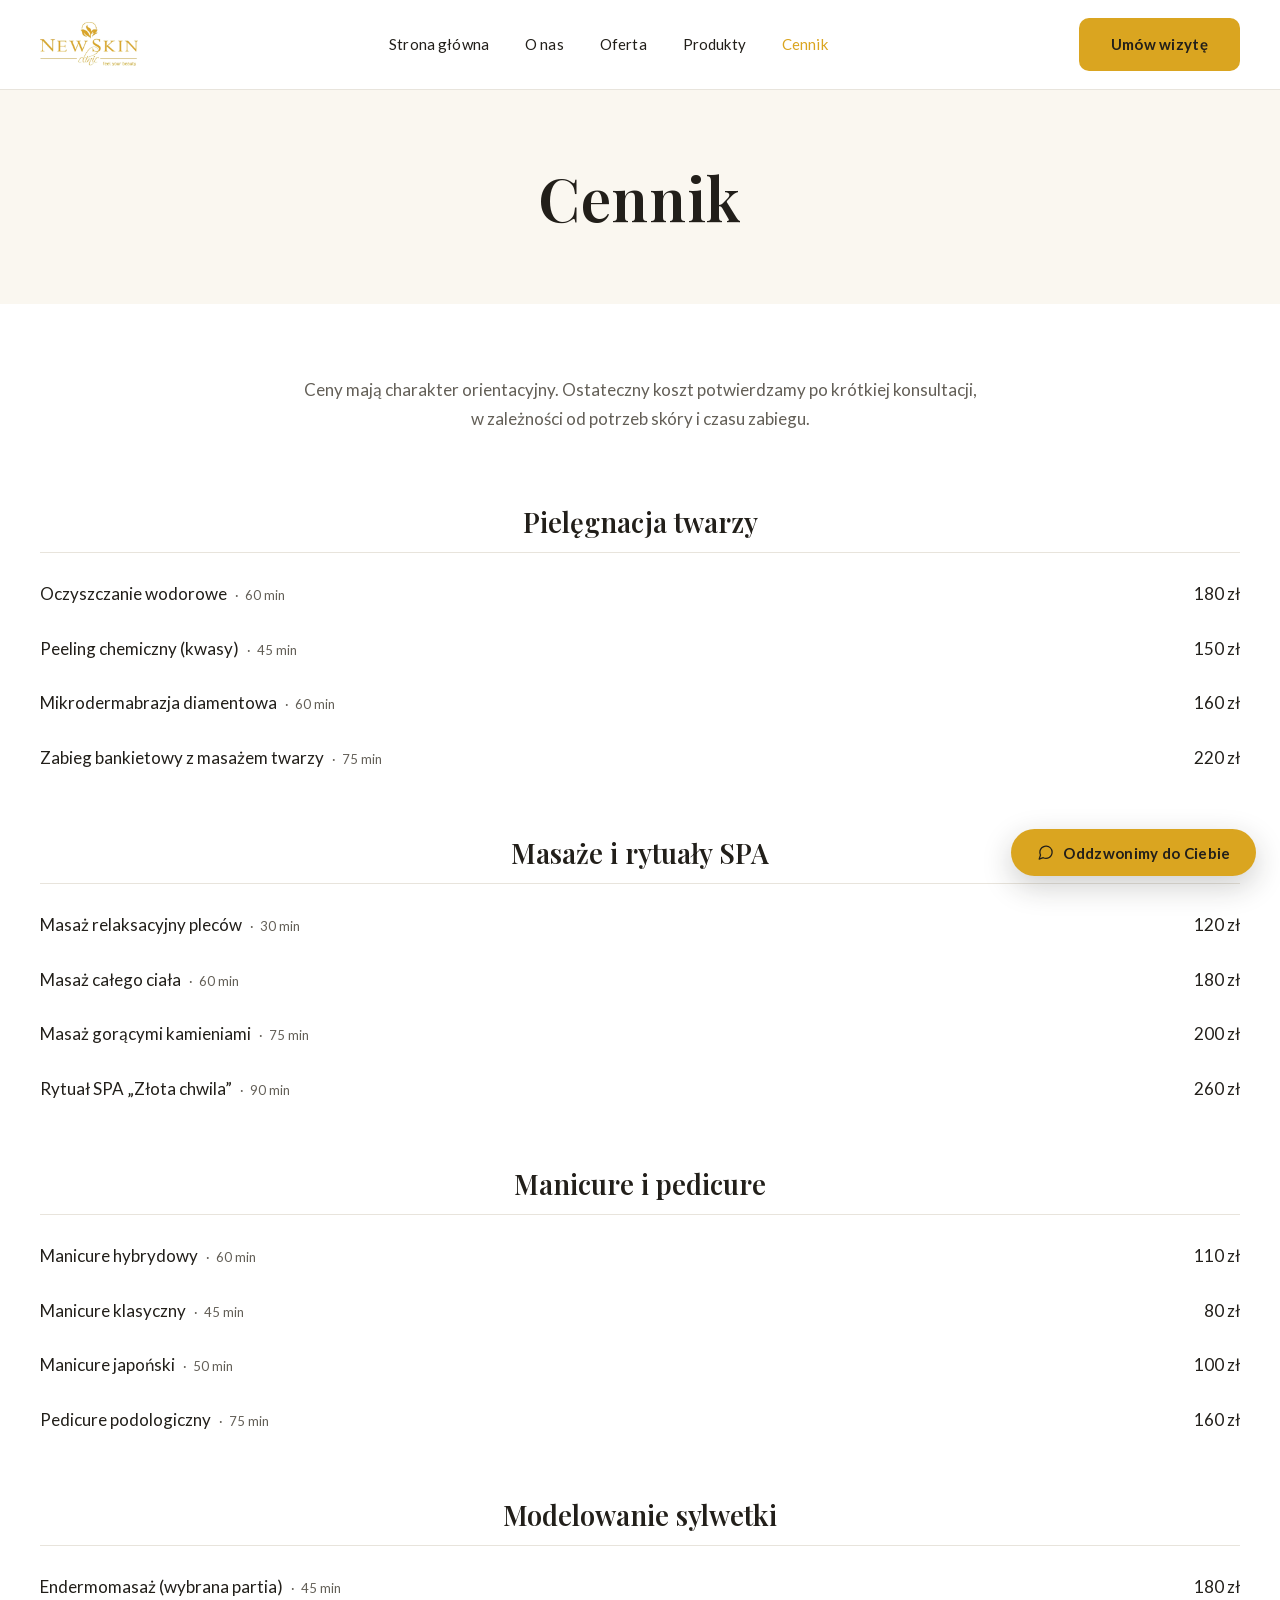
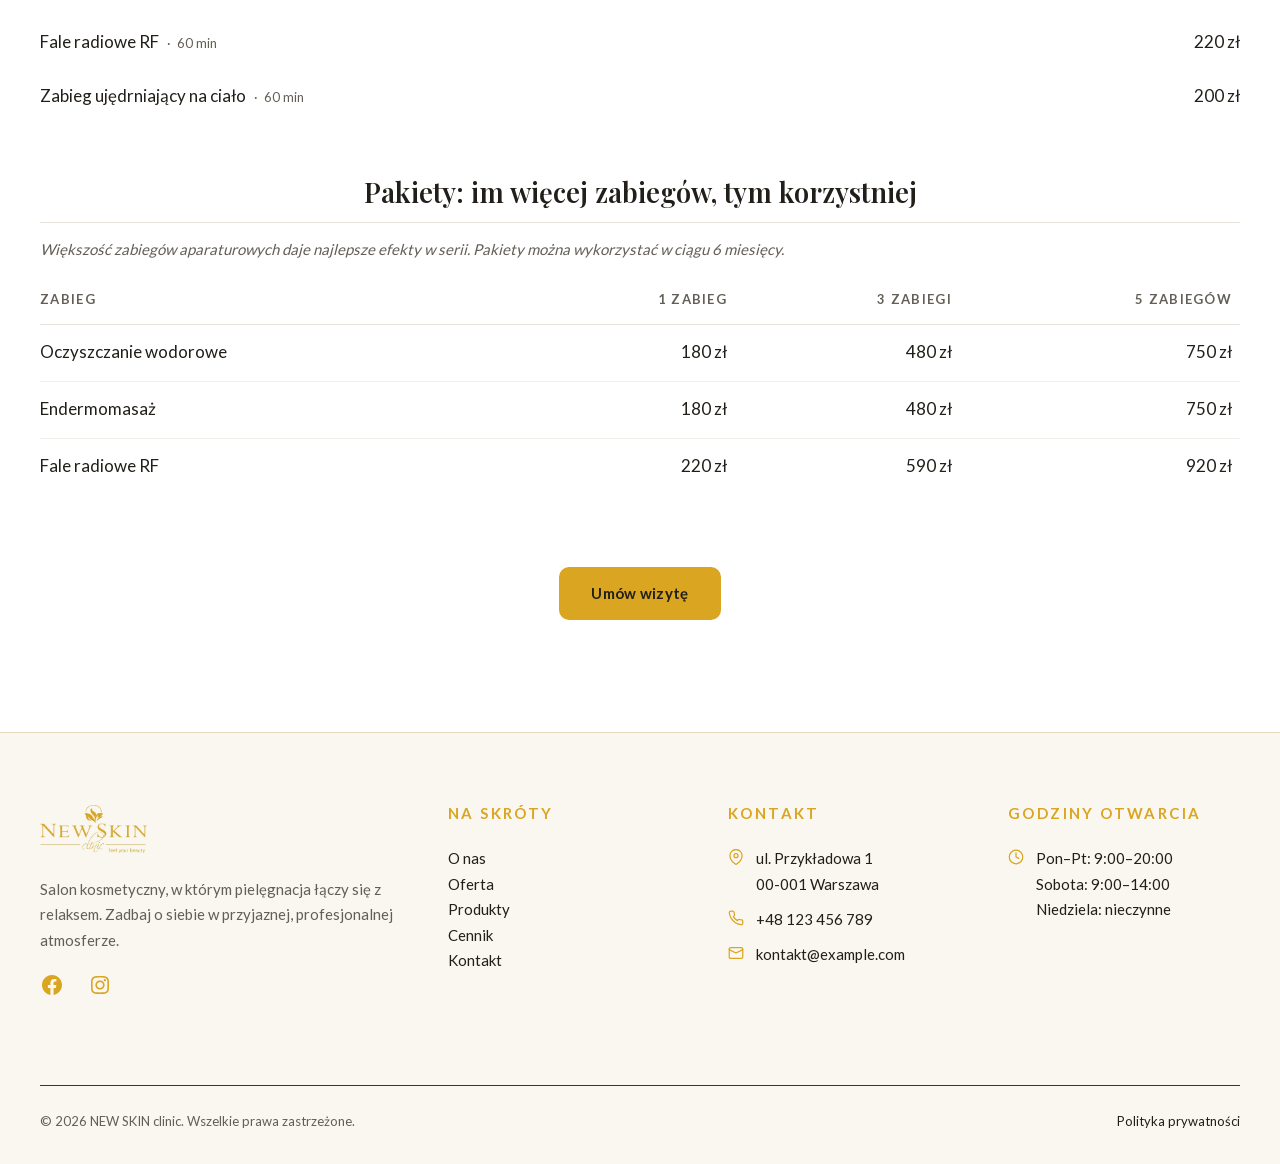
<file: cennik/index.html>
<!DOCTYPE html>
<html lang="pl-PL">
<head>
	<meta charset="UTF-8" />
	<meta name="viewport" content="width=device-width, initial-scale=1" />
<meta name='robots' content='max-image-preview:large' />
<title>Cennik &#8211; NEW SKIN clinic</title>
<link rel="alternate" type="application/rss+xml" title="NEW SKIN clinic &raquo; Kanał z wpisami" href="https://piorkowskikamil.github.io/beauty-clinic-demo/feed/" />
<link rel="alternate" type="application/rss+xml" title="NEW SKIN clinic &raquo; Kanał z komentarzami" href="https://piorkowskikamil.github.io/beauty-clinic-demo/comments/feed/" />
<link rel="alternate" title="oEmbed (JSON)" type="application/json+oembed" href="https://piorkowskikamil.github.io/beauty-clinic-demo/wp-json/oembed/1.0/embed?url=http%3A%2F%2Flocalhost%3A8090%2Fcennik%2F" />
<link rel="alternate" title="oEmbed (XML)" type="text/xml+oembed" href="https://piorkowskikamil.github.io/beauty-clinic-demo/wp-json/oembed/1.0/embed?url=http%3A%2F%2Flocalhost%3A8090%2Fcennik%2F&#038;format=xml" />
<style id="wp-img-auto-sizes-contain-inline-css">
img:is([sizes=auto i],[sizes^="auto," i]){contain-intrinsic-size:3000px 1500px}
/*# sourceURL=wp-img-auto-sizes-contain-inline-css */
</style>
<style id="wp-block-site-title-inline-css">
.wp-block-site-title{box-sizing:border-box}.wp-block-site-title :where(a){color:inherit;font-family:inherit;font-size:inherit;font-style:inherit;font-weight:inherit;letter-spacing:inherit;line-height:inherit;text-decoration:inherit}
/*# sourceURL=https://piorkowskikamil.github.io/beauty-clinic-demo/wp-includes/blocks/site-title/style.min.css */
</style>
<style id="wp-block-navigation-link-inline-css">
.wp-block-navigation .wp-block-navigation-item__label{overflow-wrap:break-word}.wp-block-navigation .wp-block-navigation-item__description{display:none}.link-ui-tools{outline:1px solid #f0f0f0;padding:8px}.link-ui-block-inserter{padding-top:8px}.link-ui-block-inserter__back{margin-left:8px;text-transform:uppercase}
/*# sourceURL=https://piorkowskikamil.github.io/beauty-clinic-demo/wp-includes/blocks/navigation-link/style.min.css */
</style>
<link rel='stylesheet' id='wp-block-navigation-css' href='../wp-includes/blocks/navigation/style.min.css' media='all' />
<style id="wp-block-button-inline-css">
.wp-block-button__link{align-content:center;box-sizing:border-box;cursor:pointer;display:inline-block;height:100%;text-align:center;word-break:break-word}.wp-block-button__link.aligncenter{text-align:center}.wp-block-button__link.alignright{text-align:right}:where(.wp-block-button__link){border-radius:9999px;box-shadow:none;padding:calc(.667em + 2px) calc(1.333em + 2px);text-decoration:none}.wp-block-button[style*=text-decoration] .wp-block-button__link{text-decoration:inherit}.wp-block-buttons>.wp-block-button.has-custom-width{max-width:none}.wp-block-buttons>.wp-block-button.has-custom-width .wp-block-button__link{width:100%}.wp-block-buttons>.wp-block-button.has-custom-font-size .wp-block-button__link{font-size:inherit}.wp-block-buttons>.wp-block-button.wp-block-button__width-25{width:calc(25% - var(--wp--style--block-gap, .5em)*.75)}.wp-block-buttons>.wp-block-button.wp-block-button__width-50{width:calc(50% - var(--wp--style--block-gap, .5em)*.5)}.wp-block-buttons>.wp-block-button.wp-block-button__width-75{width:calc(75% - var(--wp--style--block-gap, .5em)*.25)}.wp-block-buttons>.wp-block-button.wp-block-button__width-100{flex-basis:100%;width:100%}.wp-block-buttons.is-vertical>.wp-block-button.wp-block-button__width-25{width:25%}.wp-block-buttons.is-vertical>.wp-block-button.wp-block-button__width-50{width:50%}.wp-block-buttons.is-vertical>.wp-block-button.wp-block-button__width-75{width:75%}.wp-block-button.is-style-squared,.wp-block-button__link.wp-block-button.is-style-squared{border-radius:0}.wp-block-button.no-border-radius,.wp-block-button__link.no-border-radius{border-radius:0!important}:root :where(.wp-block-button .wp-block-button__link.is-style-outline),:root :where(.wp-block-button.is-style-outline>.wp-block-button__link){border:2px solid;padding:.667em 1.333em}:root :where(.wp-block-button .wp-block-button__link.is-style-outline:not(.has-text-color)),:root :where(.wp-block-button.is-style-outline>.wp-block-button__link:not(.has-text-color)){color:currentColor}:root :where(.wp-block-button .wp-block-button__link.is-style-outline:not(.has-background)),:root :where(.wp-block-button.is-style-outline>.wp-block-button__link:not(.has-background)){background-color:initial;background-image:none}
/*# sourceURL=https://piorkowskikamil.github.io/beauty-clinic-demo/wp-includes/blocks/button/style.min.css */
</style>
<style id="wp-block-buttons-inline-css">
.wp-block-buttons{box-sizing:border-box}.wp-block-buttons.is-vertical{flex-direction:column}.wp-block-buttons.is-vertical>.wp-block-button:last-child{margin-bottom:0}.wp-block-buttons>.wp-block-button{display:inline-block;margin:0}.wp-block-buttons.is-content-justification-left{justify-content:flex-start}.wp-block-buttons.is-content-justification-left.is-vertical{align-items:flex-start}.wp-block-buttons.is-content-justification-center{justify-content:center}.wp-block-buttons.is-content-justification-center.is-vertical{align-items:center}.wp-block-buttons.is-content-justification-right{justify-content:flex-end}.wp-block-buttons.is-content-justification-right.is-vertical{align-items:flex-end}.wp-block-buttons.is-content-justification-space-between{justify-content:space-between}.wp-block-buttons.aligncenter{text-align:center}.wp-block-buttons:not(.is-content-justification-space-between,.is-content-justification-right,.is-content-justification-left,.is-content-justification-center) .wp-block-button.aligncenter{margin-left:auto;margin-right:auto;width:100%}.wp-block-buttons[style*=text-decoration] .wp-block-button,.wp-block-buttons[style*=text-decoration] .wp-block-button__link{text-decoration:inherit}.wp-block-buttons.has-custom-font-size .wp-block-button__link{font-size:inherit}.wp-block-buttons .wp-block-button__link{width:100%}.wp-block-button.aligncenter{text-align:center}
/*# sourceURL=https://piorkowskikamil.github.io/beauty-clinic-demo/wp-includes/blocks/buttons/style.min.css */
</style>
<style id="wp-block-group-inline-css">
.wp-block-group{box-sizing:border-box}:where(.wp-block-group.wp-block-group-is-layout-constrained){position:relative}
/*# sourceURL=https://piorkowskikamil.github.io/beauty-clinic-demo/wp-includes/blocks/group/style.min.css */
</style>
<style id="wp-block-post-title-inline-css">
.wp-block-post-title{box-sizing:border-box;word-break:break-word}.wp-block-post-title :where(a){display:inline-block;font-family:inherit;font-size:inherit;font-style:inherit;font-weight:inherit;letter-spacing:inherit;line-height:inherit;text-decoration:inherit}
/*# sourceURL=https://piorkowskikamil.github.io/beauty-clinic-demo/wp-includes/blocks/post-title/style.min.css */
</style>
<style id="wp-block-paragraph-inline-css">
.is-small-text{font-size:.875em}.is-regular-text{font-size:1em}.is-large-text{font-size:2.25em}.is-larger-text{font-size:3em}.has-drop-cap:not(:focus):first-letter{float:left;font-size:8.4em;font-style:normal;font-weight:100;line-height:.68;margin:.05em .1em 0 0;text-transform:uppercase}body.rtl .has-drop-cap:not(:focus):first-letter{float:none;margin-left:.1em}p.has-drop-cap.has-background{overflow:hidden}:root :where(p.has-background){padding:1.25em 2.375em}:where(p.has-text-color:not(.has-link-color)) a{color:inherit}p.has-text-align-left[style*="writing-mode:vertical-lr"],p.has-text-align-right[style*="writing-mode:vertical-rl"]{rotate:180deg}
/*# sourceURL=https://piorkowskikamil.github.io/beauty-clinic-demo/wp-includes/blocks/paragraph/style.min.css */
</style>
<style id="wp-block-spacer-inline-css">
.wp-block-spacer{clear:both}
/*# sourceURL=https://piorkowskikamil.github.io/beauty-clinic-demo/wp-includes/blocks/spacer/style.min.css */
</style>
<style id="wp-block-heading-inline-css">
h1:where(.wp-block-heading).has-background,h2:where(.wp-block-heading).has-background,h3:where(.wp-block-heading).has-background,h4:where(.wp-block-heading).has-background,h5:where(.wp-block-heading).has-background,h6:where(.wp-block-heading).has-background{padding:1.25em 2.375em}h1.has-text-align-left[style*=writing-mode]:where([style*=vertical-lr]),h1.has-text-align-right[style*=writing-mode]:where([style*=vertical-rl]),h2.has-text-align-left[style*=writing-mode]:where([style*=vertical-lr]),h2.has-text-align-right[style*=writing-mode]:where([style*=vertical-rl]),h3.has-text-align-left[style*=writing-mode]:where([style*=vertical-lr]),h3.has-text-align-right[style*=writing-mode]:where([style*=vertical-rl]),h4.has-text-align-left[style*=writing-mode]:where([style*=vertical-lr]),h4.has-text-align-right[style*=writing-mode]:where([style*=vertical-rl]),h5.has-text-align-left[style*=writing-mode]:where([style*=vertical-lr]),h5.has-text-align-right[style*=writing-mode]:where([style*=vertical-rl]),h6.has-text-align-left[style*=writing-mode]:where([style*=vertical-lr]),h6.has-text-align-right[style*=writing-mode]:where([style*=vertical-rl]){rotate:180deg}
/*# sourceURL=https://piorkowskikamil.github.io/beauty-clinic-demo/wp-includes/blocks/heading/style.min.css */
</style>
<style id="wp-block-table-inline-css">
.wp-block-table{overflow-x:auto}.wp-block-table table{border-collapse:collapse;width:100%}.wp-block-table thead{border-bottom:3px solid}.wp-block-table tfoot{border-top:3px solid}.wp-block-table td,.wp-block-table th{border:1px solid;padding:.5em}.wp-block-table .has-fixed-layout{table-layout:fixed;width:100%}.wp-block-table .has-fixed-layout td,.wp-block-table .has-fixed-layout th{word-break:break-word}.wp-block-table.aligncenter,.wp-block-table.alignleft,.wp-block-table.alignright{display:table;width:auto}.wp-block-table.aligncenter td,.wp-block-table.aligncenter th,.wp-block-table.alignleft td,.wp-block-table.alignleft th,.wp-block-table.alignright td,.wp-block-table.alignright th{word-break:break-word}.wp-block-table .has-subtle-light-gray-background-color{background-color:#f3f4f5}.wp-block-table .has-subtle-pale-green-background-color{background-color:#e9fbe5}.wp-block-table .has-subtle-pale-blue-background-color{background-color:#e7f5fe}.wp-block-table .has-subtle-pale-pink-background-color{background-color:#fcf0ef}.wp-block-table.is-style-stripes{background-color:initial;border-collapse:inherit;border-spacing:0}.wp-block-table.is-style-stripes tbody tr:nth-child(odd){background-color:#f0f0f0}.wp-block-table.is-style-stripes.has-subtle-light-gray-background-color tbody tr:nth-child(odd){background-color:#f3f4f5}.wp-block-table.is-style-stripes.has-subtle-pale-green-background-color tbody tr:nth-child(odd){background-color:#e9fbe5}.wp-block-table.is-style-stripes.has-subtle-pale-blue-background-color tbody tr:nth-child(odd){background-color:#e7f5fe}.wp-block-table.is-style-stripes.has-subtle-pale-pink-background-color tbody tr:nth-child(odd){background-color:#fcf0ef}.wp-block-table.is-style-stripes td,.wp-block-table.is-style-stripes th{border-color:#0000}.wp-block-table.is-style-stripes{border-bottom:1px solid #f0f0f0}.wp-block-table .has-border-color td,.wp-block-table .has-border-color th,.wp-block-table .has-border-color tr,.wp-block-table .has-border-color>*{border-color:inherit}.wp-block-table table[style*=border-top-color] tr:first-child,.wp-block-table table[style*=border-top-color] tr:first-child td,.wp-block-table table[style*=border-top-color] tr:first-child th,.wp-block-table table[style*=border-top-color]>*,.wp-block-table table[style*=border-top-color]>* td,.wp-block-table table[style*=border-top-color]>* th{border-top-color:inherit}.wp-block-table table[style*=border-top-color] tr:not(:first-child){border-top-color:initial}.wp-block-table table[style*=border-right-color] td:last-child,.wp-block-table table[style*=border-right-color] th,.wp-block-table table[style*=border-right-color] tr,.wp-block-table table[style*=border-right-color]>*{border-right-color:inherit}.wp-block-table table[style*=border-bottom-color] tr:last-child,.wp-block-table table[style*=border-bottom-color] tr:last-child td,.wp-block-table table[style*=border-bottom-color] tr:last-child th,.wp-block-table table[style*=border-bottom-color]>*,.wp-block-table table[style*=border-bottom-color]>* td,.wp-block-table table[style*=border-bottom-color]>* th{border-bottom-color:inherit}.wp-block-table table[style*=border-bottom-color] tr:not(:last-child){border-bottom-color:initial}.wp-block-table table[style*=border-left-color] td:first-child,.wp-block-table table[style*=border-left-color] th,.wp-block-table table[style*=border-left-color] tr,.wp-block-table table[style*=border-left-color]>*{border-left-color:inherit}.wp-block-table table[style*=border-style] td,.wp-block-table table[style*=border-style] th,.wp-block-table table[style*=border-style] tr,.wp-block-table table[style*=border-style]>*{border-style:inherit}.wp-block-table table[style*=border-width] td,.wp-block-table table[style*=border-width] th,.wp-block-table table[style*=border-width] tr,.wp-block-table table[style*=border-width]>*{border-style:inherit;border-width:inherit}
/*# sourceURL=https://piorkowskikamil.github.io/beauty-clinic-demo/wp-includes/blocks/table/style.min.css */
</style>
<style id="wp-block-post-content-inline-css">
.wp-block-post-content{display:flow-root}
/*# sourceURL=https://piorkowskikamil.github.io/beauty-clinic-demo/wp-includes/blocks/post-content/style.min.css */
</style>
<style id="wp-block-social-links-inline-css">
.wp-block-social-links{background:none;box-sizing:border-box;margin-left:0;padding-left:0;padding-right:0;text-indent:0}.wp-block-social-links .wp-social-link a,.wp-block-social-links .wp-social-link a:hover{border-bottom:0;box-shadow:none;text-decoration:none}.wp-block-social-links .wp-social-link svg{height:1em;width:1em}.wp-block-social-links .wp-social-link span:not(.screen-reader-text){font-size:.65em;margin-left:.5em;margin-right:.5em}.wp-block-social-links.has-small-icon-size{font-size:16px}.wp-block-social-links,.wp-block-social-links.has-normal-icon-size{font-size:24px}.wp-block-social-links.has-large-icon-size{font-size:36px}.wp-block-social-links.has-huge-icon-size{font-size:48px}.wp-block-social-links.aligncenter{display:flex;justify-content:center}.wp-block-social-links.alignright{justify-content:flex-end}.wp-block-social-link{border-radius:9999px;display:block}@media not (prefers-reduced-motion){.wp-block-social-link{transition:transform .1s ease}}.wp-block-social-link{height:auto}.wp-block-social-link a{align-items:center;display:flex;line-height:0}.wp-block-social-link:hover{transform:scale(1.1)}.wp-block-social-links .wp-block-social-link.wp-social-link{display:inline-block;margin:0;padding:0}.wp-block-social-links .wp-block-social-link.wp-social-link .wp-block-social-link-anchor,.wp-block-social-links .wp-block-social-link.wp-social-link .wp-block-social-link-anchor svg,.wp-block-social-links .wp-block-social-link.wp-social-link .wp-block-social-link-anchor:active,.wp-block-social-links .wp-block-social-link.wp-social-link .wp-block-social-link-anchor:hover,.wp-block-social-links .wp-block-social-link.wp-social-link .wp-block-social-link-anchor:visited{fill:currentColor;color:currentColor}:where(.wp-block-social-links:not(.is-style-logos-only)) .wp-social-link{background-color:#f0f0f0;color:#444}:where(.wp-block-social-links:not(.is-style-logos-only)) .wp-social-link-amazon{background-color:#f90;color:#fff}:where(.wp-block-social-links:not(.is-style-logos-only)) .wp-social-link-bandcamp{background-color:#1ea0c3;color:#fff}:where(.wp-block-social-links:not(.is-style-logos-only)) .wp-social-link-behance{background-color:#0757fe;color:#fff}:where(.wp-block-social-links:not(.is-style-logos-only)) .wp-social-link-bluesky{background-color:#0a7aff;color:#fff}:where(.wp-block-social-links:not(.is-style-logos-only)) .wp-social-link-codepen{background-color:#1e1f26;color:#fff}:where(.wp-block-social-links:not(.is-style-logos-only)) .wp-social-link-deviantart{background-color:#02e49b;color:#fff}:where(.wp-block-social-links:not(.is-style-logos-only)) .wp-social-link-discord{background-color:#5865f2;color:#fff}:where(.wp-block-social-links:not(.is-style-logos-only)) .wp-social-link-dribbble{background-color:#e94c89;color:#fff}:where(.wp-block-social-links:not(.is-style-logos-only)) .wp-social-link-dropbox{background-color:#4280ff;color:#fff}:where(.wp-block-social-links:not(.is-style-logos-only)) .wp-social-link-etsy{background-color:#f45800;color:#fff}:where(.wp-block-social-links:not(.is-style-logos-only)) .wp-social-link-facebook{background-color:#0866ff;color:#fff}:where(.wp-block-social-links:not(.is-style-logos-only)) .wp-social-link-fivehundredpx{background-color:#000;color:#fff}:where(.wp-block-social-links:not(.is-style-logos-only)) .wp-social-link-flickr{background-color:#0461dd;color:#fff}:where(.wp-block-social-links:not(.is-style-logos-only)) .wp-social-link-foursquare{background-color:#e65678;color:#fff}:where(.wp-block-social-links:not(.is-style-logos-only)) .wp-social-link-github{background-color:#24292d;color:#fff}:where(.wp-block-social-links:not(.is-style-logos-only)) .wp-social-link-goodreads{background-color:#eceadd;color:#382110}:where(.wp-block-social-links:not(.is-style-logos-only)) .wp-social-link-google{background-color:#ea4434;color:#fff}:where(.wp-block-social-links:not(.is-style-logos-only)) .wp-social-link-gravatar{background-color:#1d4fc4;color:#fff}:where(.wp-block-social-links:not(.is-style-logos-only)) .wp-social-link-instagram{background-color:#f00075;color:#fff}:where(.wp-block-social-links:not(.is-style-logos-only)) .wp-social-link-lastfm{background-color:#e21b24;color:#fff}:where(.wp-block-social-links:not(.is-style-logos-only)) .wp-social-link-linkedin{background-color:#0d66c2;color:#fff}:where(.wp-block-social-links:not(.is-style-logos-only)) .wp-social-link-mastodon{background-color:#3288d4;color:#fff}:where(.wp-block-social-links:not(.is-style-logos-only)) .wp-social-link-medium{background-color:#000;color:#fff}:where(.wp-block-social-links:not(.is-style-logos-only)) .wp-social-link-meetup{background-color:#f6405f;color:#fff}:where(.wp-block-social-links:not(.is-style-logos-only)) .wp-social-link-patreon{background-color:#000;color:#fff}:where(.wp-block-social-links:not(.is-style-logos-only)) .wp-social-link-pinterest{background-color:#e60122;color:#fff}:where(.wp-block-social-links:not(.is-style-logos-only)) .wp-social-link-pocket{background-color:#ef4155;color:#fff}:where(.wp-block-social-links:not(.is-style-logos-only)) .wp-social-link-reddit{background-color:#ff4500;color:#fff}:where(.wp-block-social-links:not(.is-style-logos-only)) .wp-social-link-skype{background-color:#0478d7;color:#fff}:where(.wp-block-social-links:not(.is-style-logos-only)) .wp-social-link-snapchat{stroke:#000;background-color:#fefc00;color:#fff}:where(.wp-block-social-links:not(.is-style-logos-only)) .wp-social-link-soundcloud{background-color:#ff5600;color:#fff}:where(.wp-block-social-links:not(.is-style-logos-only)) .wp-social-link-spotify{background-color:#1bd760;color:#fff}:where(.wp-block-social-links:not(.is-style-logos-only)) .wp-social-link-telegram{background-color:#2aabee;color:#fff}:where(.wp-block-social-links:not(.is-style-logos-only)) .wp-social-link-threads{background-color:#000;color:#fff}:where(.wp-block-social-links:not(.is-style-logos-only)) .wp-social-link-tiktok{background-color:#000;color:#fff}:where(.wp-block-social-links:not(.is-style-logos-only)) .wp-social-link-tumblr{background-color:#011835;color:#fff}:where(.wp-block-social-links:not(.is-style-logos-only)) .wp-social-link-twitch{background-color:#6440a4;color:#fff}:where(.wp-block-social-links:not(.is-style-logos-only)) .wp-social-link-twitter{background-color:#1da1f2;color:#fff}:where(.wp-block-social-links:not(.is-style-logos-only)) .wp-social-link-vimeo{background-color:#1eb7ea;color:#fff}:where(.wp-block-social-links:not(.is-style-logos-only)) .wp-social-link-vk{background-color:#4680c2;color:#fff}:where(.wp-block-social-links:not(.is-style-logos-only)) .wp-social-link-wordpress{background-color:#3499cd;color:#fff}:where(.wp-block-social-links:not(.is-style-logos-only)) .wp-social-link-whatsapp{background-color:#25d366;color:#fff}:where(.wp-block-social-links:not(.is-style-logos-only)) .wp-social-link-x{background-color:#000;color:#fff}:where(.wp-block-social-links:not(.is-style-logos-only)) .wp-social-link-yelp{background-color:#d32422;color:#fff}:where(.wp-block-social-links:not(.is-style-logos-only)) .wp-social-link-youtube{background-color:red;color:#fff}:where(.wp-block-social-links.is-style-logos-only) .wp-social-link{background:none}:where(.wp-block-social-links.is-style-logos-only) .wp-social-link svg{height:1.25em;width:1.25em}:where(.wp-block-social-links.is-style-logos-only) .wp-social-link-amazon{color:#f90}:where(.wp-block-social-links.is-style-logos-only) .wp-social-link-bandcamp{color:#1ea0c3}:where(.wp-block-social-links.is-style-logos-only) .wp-social-link-behance{color:#0757fe}:where(.wp-block-social-links.is-style-logos-only) .wp-social-link-bluesky{color:#0a7aff}:where(.wp-block-social-links.is-style-logos-only) .wp-social-link-codepen{color:#1e1f26}:where(.wp-block-social-links.is-style-logos-only) .wp-social-link-deviantart{color:#02e49b}:where(.wp-block-social-links.is-style-logos-only) .wp-social-link-discord{color:#5865f2}:where(.wp-block-social-links.is-style-logos-only) .wp-social-link-dribbble{color:#e94c89}:where(.wp-block-social-links.is-style-logos-only) .wp-social-link-dropbox{color:#4280ff}:where(.wp-block-social-links.is-style-logos-only) .wp-social-link-etsy{color:#f45800}:where(.wp-block-social-links.is-style-logos-only) .wp-social-link-facebook{color:#0866ff}:where(.wp-block-social-links.is-style-logos-only) .wp-social-link-fivehundredpx{color:#000}:where(.wp-block-social-links.is-style-logos-only) .wp-social-link-flickr{color:#0461dd}:where(.wp-block-social-links.is-style-logos-only) .wp-social-link-foursquare{color:#e65678}:where(.wp-block-social-links.is-style-logos-only) .wp-social-link-github{color:#24292d}:where(.wp-block-social-links.is-style-logos-only) .wp-social-link-goodreads{color:#382110}:where(.wp-block-social-links.is-style-logos-only) .wp-social-link-google{color:#ea4434}:where(.wp-block-social-links.is-style-logos-only) .wp-social-link-gravatar{color:#1d4fc4}:where(.wp-block-social-links.is-style-logos-only) .wp-social-link-instagram{color:#f00075}:where(.wp-block-social-links.is-style-logos-only) .wp-social-link-lastfm{color:#e21b24}:where(.wp-block-social-links.is-style-logos-only) .wp-social-link-linkedin{color:#0d66c2}:where(.wp-block-social-links.is-style-logos-only) .wp-social-link-mastodon{color:#3288d4}:where(.wp-block-social-links.is-style-logos-only) .wp-social-link-medium{color:#000}:where(.wp-block-social-links.is-style-logos-only) .wp-social-link-meetup{color:#f6405f}:where(.wp-block-social-links.is-style-logos-only) .wp-social-link-patreon{color:#000}:where(.wp-block-social-links.is-style-logos-only) .wp-social-link-pinterest{color:#e60122}:where(.wp-block-social-links.is-style-logos-only) .wp-social-link-pocket{color:#ef4155}:where(.wp-block-social-links.is-style-logos-only) .wp-social-link-reddit{color:#ff4500}:where(.wp-block-social-links.is-style-logos-only) .wp-social-link-skype{color:#0478d7}:where(.wp-block-social-links.is-style-logos-only) .wp-social-link-snapchat{stroke:#000;color:#fff}:where(.wp-block-social-links.is-style-logos-only) .wp-social-link-soundcloud{color:#ff5600}:where(.wp-block-social-links.is-style-logos-only) .wp-social-link-spotify{color:#1bd760}:where(.wp-block-social-links.is-style-logos-only) .wp-social-link-telegram{color:#2aabee}:where(.wp-block-social-links.is-style-logos-only) .wp-social-link-threads{color:#000}:where(.wp-block-social-links.is-style-logos-only) .wp-social-link-tiktok{color:#000}:where(.wp-block-social-links.is-style-logos-only) .wp-social-link-tumblr{color:#011835}:where(.wp-block-social-links.is-style-logos-only) .wp-social-link-twitch{color:#6440a4}:where(.wp-block-social-links.is-style-logos-only) .wp-social-link-twitter{color:#1da1f2}:where(.wp-block-social-links.is-style-logos-only) .wp-social-link-vimeo{color:#1eb7ea}:where(.wp-block-social-links.is-style-logos-only) .wp-social-link-vk{color:#4680c2}:where(.wp-block-social-links.is-style-logos-only) .wp-social-link-whatsapp{color:#25d366}:where(.wp-block-social-links.is-style-logos-only) .wp-social-link-wordpress{color:#3499cd}:where(.wp-block-social-links.is-style-logos-only) .wp-social-link-x{color:#000}:where(.wp-block-social-links.is-style-logos-only) .wp-social-link-yelp{color:#d32422}:where(.wp-block-social-links.is-style-logos-only) .wp-social-link-youtube{color:red}.wp-block-social-links.is-style-pill-shape .wp-social-link{width:auto}:root :where(.wp-block-social-links .wp-social-link a){padding:.25em}:root :where(.wp-block-social-links.is-style-logos-only .wp-social-link a){padding:0}:root :where(.wp-block-social-links.is-style-pill-shape .wp-social-link a){padding-left:.6666666667em;padding-right:.6666666667em}.wp-block-social-links:not(.has-icon-color):not(.has-icon-background-color) .wp-social-link-snapchat .wp-block-social-link-label{color:#000}
/*# sourceURL=https://piorkowskikamil.github.io/beauty-clinic-demo/wp-includes/blocks/social-links/style.min.css */
</style>
<style id="wp-block-list-inline-css">
ol,ul{box-sizing:border-box}:root :where(.wp-block-list.has-background){padding:1.25em 2.375em}
/*# sourceURL=https://piorkowskikamil.github.io/beauty-clinic-demo/wp-includes/blocks/list/style.min.css */
</style>
<style id="wp-block-columns-inline-css">
.wp-block-columns{box-sizing:border-box;display:flex;flex-wrap:wrap!important}@media (min-width:782px){.wp-block-columns{flex-wrap:nowrap!important}}.wp-block-columns{align-items:normal!important}.wp-block-columns.are-vertically-aligned-top{align-items:flex-start}.wp-block-columns.are-vertically-aligned-center{align-items:center}.wp-block-columns.are-vertically-aligned-bottom{align-items:flex-end}@media (max-width:781px){.wp-block-columns:not(.is-not-stacked-on-mobile)>.wp-block-column{flex-basis:100%!important}}@media (min-width:782px){.wp-block-columns:not(.is-not-stacked-on-mobile)>.wp-block-column{flex-basis:0;flex-grow:1}.wp-block-columns:not(.is-not-stacked-on-mobile)>.wp-block-column[style*=flex-basis]{flex-grow:0}}.wp-block-columns.is-not-stacked-on-mobile{flex-wrap:nowrap!important}.wp-block-columns.is-not-stacked-on-mobile>.wp-block-column{flex-basis:0;flex-grow:1}.wp-block-columns.is-not-stacked-on-mobile>.wp-block-column[style*=flex-basis]{flex-grow:0}:where(.wp-block-columns){margin-bottom:1.75em}:where(.wp-block-columns.has-background){padding:1.25em 2.375em}.wp-block-column{flex-grow:1;min-width:0;overflow-wrap:break-word;word-break:break-word}.wp-block-column.is-vertically-aligned-top{align-self:flex-start}.wp-block-column.is-vertically-aligned-center{align-self:center}.wp-block-column.is-vertically-aligned-bottom{align-self:flex-end}.wp-block-column.is-vertically-aligned-stretch{align-self:stretch}.wp-block-column.is-vertically-aligned-bottom,.wp-block-column.is-vertically-aligned-center,.wp-block-column.is-vertically-aligned-top{width:100%}
/*# sourceURL=https://piorkowskikamil.github.io/beauty-clinic-demo/wp-includes/blocks/columns/style.min.css */
</style>
<style id="wp-emoji-styles-inline-css">

	img.wp-smiley, img.emoji {
		display: inline !important;
		border: none !important;
		box-shadow: none !important;
		height: 1em !important;
		width: 1em !important;
		margin: 0 0.07em !important;
		vertical-align: -0.1em !important;
		background: none !important;
		padding: 0 !important;
	}
/*# sourceURL=wp-emoji-styles-inline-css */
</style>
<style id="wp-block-library-inline-css">
:root{--wp-block-synced-color:#7a00df;--wp-block-synced-color--rgb:122,0,223;--wp-bound-block-color:var(--wp-block-synced-color);--wp-editor-canvas-background:#ddd;--wp-admin-theme-color:#007cba;--wp-admin-theme-color--rgb:0,124,186;--wp-admin-theme-color-darker-10:#006ba1;--wp-admin-theme-color-darker-10--rgb:0,107,160.5;--wp-admin-theme-color-darker-20:#005a87;--wp-admin-theme-color-darker-20--rgb:0,90,135;--wp-admin-border-width-focus:2px}@media (min-resolution:192dpi){:root{--wp-admin-border-width-focus:1.5px}}.wp-element-button{cursor:pointer}:root .has-very-light-gray-background-color{background-color:#eee}:root .has-very-dark-gray-background-color{background-color:#313131}:root .has-very-light-gray-color{color:#eee}:root .has-very-dark-gray-color{color:#313131}:root .has-vivid-green-cyan-to-vivid-cyan-blue-gradient-background{background:linear-gradient(135deg,#00d084,#0693e3)}:root .has-purple-crush-gradient-background{background:linear-gradient(135deg,#34e2e4,#4721fb 50%,#ab1dfe)}:root .has-hazy-dawn-gradient-background{background:linear-gradient(135deg,#faaca8,#dad0ec)}:root .has-subdued-olive-gradient-background{background:linear-gradient(135deg,#fafae1,#67a671)}:root .has-atomic-cream-gradient-background{background:linear-gradient(135deg,#fdd79a,#004a59)}:root .has-nightshade-gradient-background{background:linear-gradient(135deg,#330968,#31cdcf)}:root .has-midnight-gradient-background{background:linear-gradient(135deg,#020381,#2874fc)}:root{--wp--preset--font-size--normal:16px;--wp--preset--font-size--huge:42px}.has-regular-font-size{font-size:1em}.has-larger-font-size{font-size:2.625em}.has-normal-font-size{font-size:var(--wp--preset--font-size--normal)}.has-huge-font-size{font-size:var(--wp--preset--font-size--huge)}:root .has-text-align-center{text-align:center}:root .has-text-align-left{text-align:left}:root .has-text-align-right{text-align:right}.has-fit-text{white-space:nowrap!important}#end-resizable-editor-section{display:none}.aligncenter{clear:both}.items-justified-left{justify-content:flex-start}.items-justified-center{justify-content:center}.items-justified-right{justify-content:flex-end}.items-justified-space-between{justify-content:space-between}.screen-reader-text{word-wrap:normal!important;border:0;clip-path:inset(50%);height:1px;margin:-1px;overflow:hidden;padding:0;position:absolute;width:1px}.screen-reader-text:focus{background-color:#ddd;clip-path:none;color:#444;display:block;font-size:1em;height:auto;left:5px;line-height:normal;padding:15px 23px 14px;text-decoration:none;top:5px;width:auto;z-index:100000}html :where(.has-border-color){border-style:solid}html :where([style*=border-color]){border-style:solid}html :where([style*=border-top-color]){border-top-style:solid}html :where([style*=border-right-color]){border-right-style:solid}html :where([style*=border-bottom-color]){border-bottom-style:solid}html :where([style*=border-left-color]){border-left-style:solid}html :where([style*=border-width]){border-style:solid}html :where([style*=border-top-width]){border-top-style:solid}html :where([style*=border-right-width]){border-right-style:solid}html :where([style*=border-bottom-width]){border-bottom-style:solid}html :where([style*=border-left-width]){border-left-style:solid}html :where(img[class*=wp-image-]){height:auto;max-width:100%}:where(figure){margin:0 0 1em}html :where(.is-position-sticky){--wp-admin--admin-bar--position-offset:var(--wp-admin--admin-bar--height,0px)}@media screen and (max-width:600px){html :where(.is-position-sticky){--wp-admin--admin-bar--position-offset:0px}}
/*# sourceURL=/wp-includes/css/dist/block-library/common.min.css */
</style>
<style id="global-styles-inline-css">
:root{--wp--preset--aspect-ratio--square: 1;--wp--preset--aspect-ratio--4-3: 4/3;--wp--preset--aspect-ratio--3-4: 3/4;--wp--preset--aspect-ratio--3-2: 3/2;--wp--preset--aspect-ratio--2-3: 2/3;--wp--preset--aspect-ratio--16-9: 16/9;--wp--preset--aspect-ratio--9-16: 9/16;--wp--preset--color--black: #000000;--wp--preset--color--cyan-bluish-gray: #abb8c3;--wp--preset--color--white: #ffffff;--wp--preset--color--pale-pink: #f78da7;--wp--preset--color--vivid-red: #cf2e2e;--wp--preset--color--luminous-vivid-orange: #ff6900;--wp--preset--color--luminous-vivid-amber: #fcb900;--wp--preset--color--light-green-cyan: #7bdcb5;--wp--preset--color--vivid-green-cyan: #00d084;--wp--preset--color--pale-cyan-blue: #8ed1fc;--wp--preset--color--vivid-cyan-blue: #0693e3;--wp--preset--color--vivid-purple: #9b51e0;--wp--preset--color--base: #ffffff;--wp--preset--color--contrast: #221f1a;--wp--preset--color--primary: #c5a572;--wp--preset--color--primary-dark: #8a6f47;--wp--preset--color--secondary: #80e4c8;--wp--preset--color--secondary-soft: #eafaf5;--wp--preset--color--cream: #faf7f0;--wp--preset--color--muted: #635f57;--wp--preset--color--sand: #e8e4dc;--wp--preset--gradient--vivid-cyan-blue-to-vivid-purple: linear-gradient(135deg,rgb(6,147,227) 0%,rgb(155,81,224) 100%);--wp--preset--gradient--light-green-cyan-to-vivid-green-cyan: linear-gradient(135deg,rgb(122,220,180) 0%,rgb(0,208,130) 100%);--wp--preset--gradient--luminous-vivid-amber-to-luminous-vivid-orange: linear-gradient(135deg,rgb(252,185,0) 0%,rgb(255,105,0) 100%);--wp--preset--gradient--luminous-vivid-orange-to-vivid-red: linear-gradient(135deg,rgb(255,105,0) 0%,rgb(207,46,46) 100%);--wp--preset--gradient--very-light-gray-to-cyan-bluish-gray: linear-gradient(135deg,rgb(238,238,238) 0%,rgb(169,184,195) 100%);--wp--preset--gradient--cool-to-warm-spectrum: linear-gradient(135deg,rgb(74,234,220) 0%,rgb(151,120,209) 20%,rgb(207,42,186) 40%,rgb(238,44,130) 60%,rgb(251,105,98) 80%,rgb(254,248,76) 100%);--wp--preset--gradient--blush-light-purple: linear-gradient(135deg,rgb(255,206,236) 0%,rgb(152,150,240) 100%);--wp--preset--gradient--blush-bordeaux: linear-gradient(135deg,rgb(254,205,165) 0%,rgb(254,45,45) 50%,rgb(107,0,62) 100%);--wp--preset--gradient--luminous-dusk: linear-gradient(135deg,rgb(255,203,112) 0%,rgb(199,81,192) 50%,rgb(65,88,208) 100%);--wp--preset--gradient--pale-ocean: linear-gradient(135deg,rgb(255,245,203) 0%,rgb(182,227,212) 50%,rgb(51,167,181) 100%);--wp--preset--gradient--electric-grass: linear-gradient(135deg,rgb(202,248,128) 0%,rgb(113,206,126) 100%);--wp--preset--gradient--midnight: linear-gradient(135deg,rgb(2,3,129) 0%,rgb(40,116,252) 100%);--wp--preset--font-size--small: 0.9375rem;--wp--preset--font-size--medium: 1.0625rem;--wp--preset--font-size--large: clamp(1.125rem, 1.125rem + ((1vw - 0.2rem) * 0.227), 1.25rem);--wp--preset--font-size--x-large: clamp(1.5rem, 1.5rem + ((1vw - 0.2rem) * 0.455), 1.75rem);--wp--preset--font-size--x-small: 0.8125rem;--wp--preset--font-size--xx-large: clamp(2rem, 2rem + ((1vw - 0.2rem) * 1.818), 3rem);--wp--preset--font-size--huge: clamp(2.5rem, 2.5rem + ((1vw - 0.2rem) * 2.273), 3.75rem);--wp--preset--font-family--body: 'Lato', -apple-system, 'Segoe UI', sans-serif;--wp--preset--font-family--heading: 'Playfair Display', Georgia, serif;--wp--preset--spacing--20: 0.75rem;--wp--preset--spacing--30: 1.25rem;--wp--preset--spacing--40: 2rem;--wp--preset--spacing--50: clamp(2.75rem, 6vw, 4.5rem);--wp--preset--spacing--60: clamp(4.5rem, 9vw, 7rem);--wp--preset--spacing--70: 3.38rem;--wp--preset--spacing--80: 5.06rem;--wp--preset--spacing--10: 0.5rem;--wp--preset--shadow--natural: 6px 6px 9px rgba(0, 0, 0, 0.2);--wp--preset--shadow--deep: 12px 12px 50px rgba(0, 0, 0, 0.4);--wp--preset--shadow--sharp: 6px 6px 0px rgba(0, 0, 0, 0.2);--wp--preset--shadow--outlined: 6px 6px 0px -3px rgb(255, 255, 255), 6px 6px rgb(0, 0, 0);--wp--preset--shadow--crisp: 6px 6px 0px rgb(0, 0, 0);}:root { --wp--style--global--content-size: 46rem;--wp--style--global--wide-size: 75rem; }:where(body) { margin: 0; }.wp-site-blocks { padding-top: var(--wp--style--root--padding-top); padding-bottom: var(--wp--style--root--padding-bottom); }.has-global-padding { padding-right: var(--wp--style--root--padding-right); padding-left: var(--wp--style--root--padding-left); }.has-global-padding > .alignfull { margin-right: calc(var(--wp--style--root--padding-right) * -1); margin-left: calc(var(--wp--style--root--padding-left) * -1); }.has-global-padding :where(:not(.alignfull.is-layout-flow) > .has-global-padding:not(.wp-block-block, .alignfull)) { padding-right: 0; padding-left: 0; }.has-global-padding :where(:not(.alignfull.is-layout-flow) > .has-global-padding:not(.wp-block-block, .alignfull)) > .alignfull { margin-left: 0; margin-right: 0; }.wp-site-blocks > .alignleft { float: left; margin-right: 2em; }.wp-site-blocks > .alignright { float: right; margin-left: 2em; }.wp-site-blocks > .aligncenter { justify-content: center; margin-left: auto; margin-right: auto; }:where(.wp-site-blocks) > * { margin-block-start: 1.5rem; margin-block-end: 0; }:where(.wp-site-blocks) > :first-child { margin-block-start: 0; }:where(.wp-site-blocks) > :last-child { margin-block-end: 0; }:root { --wp--style--block-gap: 1.5rem; }:root :where(.is-layout-flow) > :first-child{margin-block-start: 0;}:root :where(.is-layout-flow) > :last-child{margin-block-end: 0;}:root :where(.is-layout-flow) > *{margin-block-start: 1.5rem;margin-block-end: 0;}:root :where(.is-layout-constrained) > :first-child{margin-block-start: 0;}:root :where(.is-layout-constrained) > :last-child{margin-block-end: 0;}:root :where(.is-layout-constrained) > *{margin-block-start: 1.5rem;margin-block-end: 0;}:root :where(.is-layout-flex){gap: 1.5rem;}:root :where(.is-layout-grid){gap: 1.5rem;}.is-layout-flow > .alignleft{float: left;margin-inline-start: 0;margin-inline-end: 2em;}.is-layout-flow > .alignright{float: right;margin-inline-start: 2em;margin-inline-end: 0;}.is-layout-flow > .aligncenter{margin-left: auto !important;margin-right: auto !important;}.is-layout-constrained > .alignleft{float: left;margin-inline-start: 0;margin-inline-end: 2em;}.is-layout-constrained > .alignright{float: right;margin-inline-start: 2em;margin-inline-end: 0;}.is-layout-constrained > .aligncenter{margin-left: auto !important;margin-right: auto !important;}.is-layout-constrained > :where(:not(.alignleft):not(.alignright):not(.alignfull)){max-width: var(--wp--style--global--content-size);margin-left: auto !important;margin-right: auto !important;}.is-layout-constrained > .alignwide{max-width: var(--wp--style--global--wide-size);}body .is-layout-flex{display: flex;}.is-layout-flex{flex-wrap: wrap;align-items: center;}.is-layout-flex > :is(*, div){margin: 0;}body .is-layout-grid{display: grid;}.is-layout-grid > :is(*, div){margin: 0;}body{background-color: var(--wp--preset--color--base);color: var(--wp--preset--color--contrast);font-family: var(--wp--preset--font-family--body);font-size: var(--wp--preset--font-size--medium);font-weight: 400;line-height: 1.7;--wp--style--root--padding-top: 0px;--wp--style--root--padding-right: clamp(1.25rem, 4vw, 2.5rem);--wp--style--root--padding-bottom: 0px;--wp--style--root--padding-left: clamp(1.25rem, 4vw, 2.5rem);}a:where(:not(.wp-element-button)){color: var(--wp--preset--color--primary-dark);}:root :where(a:where(:not(.wp-element-button)):hover){color: var(--wp--preset--color--contrast);}h1, h2, h3, h4, h5, h6{color: var(--wp--preset--color--contrast);font-family: var(--wp--preset--font-family--heading);font-weight: 600;line-height: 1.18;}h1{font-size: var(--wp--preset--font-size--huge);}h2{font-size: var(--wp--preset--font-size--xx-large);}h3{font-size: var(--wp--preset--font-size--x-large);}h4{font-size: var(--wp--preset--font-size--large);}:root :where(.wp-element-button, .wp-block-button__link){background-color: var(--wp--preset--color--primary);border-radius: 999px;border-width: 0;color: var(--wp--preset--color--contrast);font-family: var(--wp--preset--font-family--body);font-size: var(--wp--preset--font-size--small);font-style: inherit;font-weight: 700;letter-spacing: 0.02em;line-height: inherit;padding-top: 0.85rem;padding-right: 2rem;padding-bottom: 0.85rem;padding-left: 2rem;text-decoration: none;text-transform: inherit;}:root :where(.wp-element-button:hover, .wp-block-button__link:hover){background-color: var(--wp--preset--color--contrast);color: var(--wp--preset--color--base);}.has-black-color{color: var(--wp--preset--color--black) !important;}.has-cyan-bluish-gray-color{color: var(--wp--preset--color--cyan-bluish-gray) !important;}.has-white-color{color: var(--wp--preset--color--white) !important;}.has-pale-pink-color{color: var(--wp--preset--color--pale-pink) !important;}.has-vivid-red-color{color: var(--wp--preset--color--vivid-red) !important;}.has-luminous-vivid-orange-color{color: var(--wp--preset--color--luminous-vivid-orange) !important;}.has-luminous-vivid-amber-color{color: var(--wp--preset--color--luminous-vivid-amber) !important;}.has-light-green-cyan-color{color: var(--wp--preset--color--light-green-cyan) !important;}.has-vivid-green-cyan-color{color: var(--wp--preset--color--vivid-green-cyan) !important;}.has-pale-cyan-blue-color{color: var(--wp--preset--color--pale-cyan-blue) !important;}.has-vivid-cyan-blue-color{color: var(--wp--preset--color--vivid-cyan-blue) !important;}.has-vivid-purple-color{color: var(--wp--preset--color--vivid-purple) !important;}.has-base-color{color: var(--wp--preset--color--base) !important;}.has-contrast-color{color: var(--wp--preset--color--contrast) !important;}.has-primary-color{color: var(--wp--preset--color--primary) !important;}.has-primary-dark-color{color: var(--wp--preset--color--primary-dark) !important;}.has-secondary-color{color: var(--wp--preset--color--secondary) !important;}.has-secondary-soft-color{color: var(--wp--preset--color--secondary-soft) !important;}.has-cream-color{color: var(--wp--preset--color--cream) !important;}.has-muted-color{color: var(--wp--preset--color--muted) !important;}.has-sand-color{color: var(--wp--preset--color--sand) !important;}.has-black-background-color{background-color: var(--wp--preset--color--black) !important;}.has-cyan-bluish-gray-background-color{background-color: var(--wp--preset--color--cyan-bluish-gray) !important;}.has-white-background-color{background-color: var(--wp--preset--color--white) !important;}.has-pale-pink-background-color{background-color: var(--wp--preset--color--pale-pink) !important;}.has-vivid-red-background-color{background-color: var(--wp--preset--color--vivid-red) !important;}.has-luminous-vivid-orange-background-color{background-color: var(--wp--preset--color--luminous-vivid-orange) !important;}.has-luminous-vivid-amber-background-color{background-color: var(--wp--preset--color--luminous-vivid-amber) !important;}.has-light-green-cyan-background-color{background-color: var(--wp--preset--color--light-green-cyan) !important;}.has-vivid-green-cyan-background-color{background-color: var(--wp--preset--color--vivid-green-cyan) !important;}.has-pale-cyan-blue-background-color{background-color: var(--wp--preset--color--pale-cyan-blue) !important;}.has-vivid-cyan-blue-background-color{background-color: var(--wp--preset--color--vivid-cyan-blue) !important;}.has-vivid-purple-background-color{background-color: var(--wp--preset--color--vivid-purple) !important;}.has-base-background-color{background-color: var(--wp--preset--color--base) !important;}.has-contrast-background-color{background-color: var(--wp--preset--color--contrast) !important;}.has-primary-background-color{background-color: var(--wp--preset--color--primary) !important;}.has-primary-dark-background-color{background-color: var(--wp--preset--color--primary-dark) !important;}.has-secondary-background-color{background-color: var(--wp--preset--color--secondary) !important;}.has-secondary-soft-background-color{background-color: var(--wp--preset--color--secondary-soft) !important;}.has-cream-background-color{background-color: var(--wp--preset--color--cream) !important;}.has-muted-background-color{background-color: var(--wp--preset--color--muted) !important;}.has-sand-background-color{background-color: var(--wp--preset--color--sand) !important;}.has-black-border-color{border-color: var(--wp--preset--color--black) !important;}.has-cyan-bluish-gray-border-color{border-color: var(--wp--preset--color--cyan-bluish-gray) !important;}.has-white-border-color{border-color: var(--wp--preset--color--white) !important;}.has-pale-pink-border-color{border-color: var(--wp--preset--color--pale-pink) !important;}.has-vivid-red-border-color{border-color: var(--wp--preset--color--vivid-red) !important;}.has-luminous-vivid-orange-border-color{border-color: var(--wp--preset--color--luminous-vivid-orange) !important;}.has-luminous-vivid-amber-border-color{border-color: var(--wp--preset--color--luminous-vivid-amber) !important;}.has-light-green-cyan-border-color{border-color: var(--wp--preset--color--light-green-cyan) !important;}.has-vivid-green-cyan-border-color{border-color: var(--wp--preset--color--vivid-green-cyan) !important;}.has-pale-cyan-blue-border-color{border-color: var(--wp--preset--color--pale-cyan-blue) !important;}.has-vivid-cyan-blue-border-color{border-color: var(--wp--preset--color--vivid-cyan-blue) !important;}.has-vivid-purple-border-color{border-color: var(--wp--preset--color--vivid-purple) !important;}.has-base-border-color{border-color: var(--wp--preset--color--base) !important;}.has-contrast-border-color{border-color: var(--wp--preset--color--contrast) !important;}.has-primary-border-color{border-color: var(--wp--preset--color--primary) !important;}.has-primary-dark-border-color{border-color: var(--wp--preset--color--primary-dark) !important;}.has-secondary-border-color{border-color: var(--wp--preset--color--secondary) !important;}.has-secondary-soft-border-color{border-color: var(--wp--preset--color--secondary-soft) !important;}.has-cream-border-color{border-color: var(--wp--preset--color--cream) !important;}.has-muted-border-color{border-color: var(--wp--preset--color--muted) !important;}.has-sand-border-color{border-color: var(--wp--preset--color--sand) !important;}.has-vivid-cyan-blue-to-vivid-purple-gradient-background{background: var(--wp--preset--gradient--vivid-cyan-blue-to-vivid-purple) !important;}.has-light-green-cyan-to-vivid-green-cyan-gradient-background{background: var(--wp--preset--gradient--light-green-cyan-to-vivid-green-cyan) !important;}.has-luminous-vivid-amber-to-luminous-vivid-orange-gradient-background{background: var(--wp--preset--gradient--luminous-vivid-amber-to-luminous-vivid-orange) !important;}.has-luminous-vivid-orange-to-vivid-red-gradient-background{background: var(--wp--preset--gradient--luminous-vivid-orange-to-vivid-red) !important;}.has-very-light-gray-to-cyan-bluish-gray-gradient-background{background: var(--wp--preset--gradient--very-light-gray-to-cyan-bluish-gray) !important;}.has-cool-to-warm-spectrum-gradient-background{background: var(--wp--preset--gradient--cool-to-warm-spectrum) !important;}.has-blush-light-purple-gradient-background{background: var(--wp--preset--gradient--blush-light-purple) !important;}.has-blush-bordeaux-gradient-background{background: var(--wp--preset--gradient--blush-bordeaux) !important;}.has-luminous-dusk-gradient-background{background: var(--wp--preset--gradient--luminous-dusk) !important;}.has-pale-ocean-gradient-background{background: var(--wp--preset--gradient--pale-ocean) !important;}.has-electric-grass-gradient-background{background: var(--wp--preset--gradient--electric-grass) !important;}.has-midnight-gradient-background{background: var(--wp--preset--gradient--midnight) !important;}.has-small-font-size{font-size: var(--wp--preset--font-size--small) !important;}.has-medium-font-size{font-size: var(--wp--preset--font-size--medium) !important;}.has-large-font-size{font-size: var(--wp--preset--font-size--large) !important;}.has-x-large-font-size{font-size: var(--wp--preset--font-size--x-large) !important;}.has-x-small-font-size{font-size: var(--wp--preset--font-size--x-small) !important;}.has-xx-large-font-size{font-size: var(--wp--preset--font-size--xx-large) !important;}.has-huge-font-size{font-size: var(--wp--preset--font-size--huge) !important;}.has-body-font-family{font-family: var(--wp--preset--font-family--body) !important;}.has-heading-font-family{font-family: var(--wp--preset--font-family--heading) !important;}
:root :where(.wp-block-navigation){font-size: var(--wp--preset--font-size--small);font-weight: 400;letter-spacing: 0.01em;}
/*# sourceURL=global-styles-inline-css */
</style>
<style id="core-block-supports-inline-css">
.wp-container-core-navigation-is-layout-0caefaff{gap:2.25rem;justify-content:center;}.wp-container-core-group-is-layout-c24ceac7{flex-wrap:nowrap;justify-content:space-between;align-items:center;}.wp-container-core-group-is-layout-aa50a3a3 > :where(:not(.alignleft):not(.alignright):not(.alignfull)){max-width:75rem;margin-left:auto !important;margin-right:auto !important;}.wp-container-core-group-is-layout-aa50a3a3 > .alignwide{max-width:75rem;}.wp-container-core-group-is-layout-aa50a3a3 .alignfull{max-width:none;}.wp-container-core-group-is-layout-4de416ca > .alignfull{margin-right:calc(2rem * -1);margin-left:calc(2rem * -1);}.wp-container-core-buttons-is-layout-20959078{justify-content:center;}.wp-container-core-columns-is-layout-86559df1{flex-wrap:nowrap;gap:1.5rem 3rem;}.wp-container-core-group-is-layout-dc17e807{justify-content:space-between;}.wp-container-core-group-is-layout-6722ca0f > :where(:not(.alignleft):not(.alignright):not(.alignfull)){max-width:75rem;margin-left:auto !important;margin-right:auto !important;}.wp-container-core-group-is-layout-6722ca0f > .alignwide{max-width:75rem;}.wp-container-core-group-is-layout-6722ca0f .alignfull{max-width:none;}
/*# sourceURL=core-block-supports-inline-css */
</style>
<style id="wp-block-template-skip-link-inline-css">
/*! This file is auto-generated */
.skip-link.screen-reader-text{border:0;clip-path:inset(50%);height:1px;margin:-1px;overflow:hidden;padding:0;position:absolute!important;width:1px;word-wrap:normal!important;word-break:normal!important}.skip-link.screen-reader-text:focus{background-color:#eee;clip-path:none;color:#444;display:block;font-size:1em;height:auto;left:5px;line-height:normal;padding:15px 23px 14px;text-decoration:none;top:5px;width:auto;z-index:100000}
/*# sourceURL=/wp-includes/css/wp-block-template-skip-link.min.css */
</style>
<link rel='stylesheet' id='contact-form-7-css' href='../wp-content/plugins/contact-form-7/includes/css/styles.css' media='all' />
<link rel='stylesheet' id='beauty-clinic-custom-css' href='../wp-content/themes/beauty-clinic/assets/css/custom.css' media='all' />
<link rel="https://api.w.org/" href="https://piorkowskikamil.github.io/beauty-clinic-demo/wp-json/" /><link rel="alternate" title="JSON" type="application/json" href="https://piorkowskikamil.github.io/beauty-clinic-demo/wp-json/wp/v2/pages/9" /><link rel="EditURI" type="application/rsd+xml" title="RSD" href="https://piorkowskikamil.github.io/beauty-clinic-demo/xmlrpc.php?rsd" />
<meta name="generator" content="WordPress 7.0" />
<link rel="canonical" href="index.html" />
<link rel='shortlink' href='https://piorkowskikamil.github.io/beauty-clinic-demo/?p=9' />
<script id="wp-importmap" type="importmap">
{"imports":{"@wordpress/interactivity":"https://piorkowskikamil.github.io/beauty-clinic-demo/wp-includes/js/dist/script-modules/interactivity/index.min.js"}}
</script>
<link rel="modulepreload" href="../wp-includes/js/dist/script-modules/interactivity/index.min.js" id="@wordpress/interactivity-js-modulepreload" fetchpriority="low">
<style class="wp-fonts-local">
@font-face{font-family:Lato;font-style:normal;font-weight:300;font-display:swap;src:url('../wp-content/themes/beauty-clinic/assets/fonts/lato-300-latin.woff2') format('woff2');unicode-range:U+0000-00FF, U+0131, U+0152-0153, U+02BB-02BC, U+02C6, U+02DA, U+02DC, U+0304, U+0308, U+0329, U+2000-206F, U+20AC, U+2122, U+2191, U+2193, U+2212, U+2215, U+FEFF, U+FFFD;}
@font-face{font-family:Lato;font-style:normal;font-weight:300;font-display:swap;src:url('../wp-content/themes/beauty-clinic/assets/fonts/lato-300-latin-ext.woff2') format('woff2');unicode-range:U+0100-02BA, U+02BD-02C5, U+02C7-02CC, U+02CE-02D7, U+02DD-02FF, U+0304, U+0308, U+0329, U+1D00-1DBF, U+1E00-1E9F, U+1EF2-1EFF, U+2020, U+20A0-20AB, U+20AD-20C0, U+2113, U+2C60-2C7F, U+A720-A7FF;}
@font-face{font-family:Lato;font-style:normal;font-weight:400;font-display:swap;src:url('../wp-content/themes/beauty-clinic/assets/fonts/lato-400-latin.woff2') format('woff2');unicode-range:U+0000-00FF, U+0131, U+0152-0153, U+02BB-02BC, U+02C6, U+02DA, U+02DC, U+0304, U+0308, U+0329, U+2000-206F, U+20AC, U+2122, U+2191, U+2193, U+2212, U+2215, U+FEFF, U+FFFD;}
@font-face{font-family:Lato;font-style:normal;font-weight:400;font-display:swap;src:url('../wp-content/themes/beauty-clinic/assets/fonts/lato-400-latin-ext.woff2') format('woff2');unicode-range:U+0100-02BA, U+02BD-02C5, U+02C7-02CC, U+02CE-02D7, U+02DD-02FF, U+0304, U+0308, U+0329, U+1D00-1DBF, U+1E00-1E9F, U+1EF2-1EFF, U+2020, U+20A0-20AB, U+20AD-20C0, U+2113, U+2C60-2C7F, U+A720-A7FF;}
@font-face{font-family:Lato;font-style:normal;font-weight:700;font-display:swap;src:url('../wp-content/themes/beauty-clinic/assets/fonts/lato-700-latin.woff2') format('woff2');unicode-range:U+0000-00FF, U+0131, U+0152-0153, U+02BB-02BC, U+02C6, U+02DA, U+02DC, U+0304, U+0308, U+0329, U+2000-206F, U+20AC, U+2122, U+2191, U+2193, U+2212, U+2215, U+FEFF, U+FFFD;}
@font-face{font-family:Lato;font-style:normal;font-weight:700;font-display:swap;src:url('../wp-content/themes/beauty-clinic/assets/fonts/lato-700-latin-ext.woff2') format('woff2');unicode-range:U+0100-02BA, U+02BD-02C5, U+02C7-02CC, U+02CE-02D7, U+02DD-02FF, U+0304, U+0308, U+0329, U+1D00-1DBF, U+1E00-1E9F, U+1EF2-1EFF, U+2020, U+20A0-20AB, U+20AD-20C0, U+2113, U+2C60-2C7F, U+A720-A7FF;}
@font-face{font-family:"Playfair Display";font-style:normal;font-weight:400 700;font-display:swap;src:url('../wp-content/themes/beauty-clinic/assets/fonts/playfair-display-400700-latin.woff2') format('woff2');unicode-range:U+0000-00FF, U+0131, U+0152-0153, U+02BB-02BC, U+02C6, U+02DA, U+02DC, U+0304, U+0308, U+0329, U+2000-206F, U+20AC, U+2122, U+2191, U+2193, U+2212, U+2215, U+FEFF, U+FFFD;}
@font-face{font-family:"Playfair Display";font-style:normal;font-weight:400 700;font-display:swap;src:url('../wp-content/themes/beauty-clinic/assets/fonts/playfair-display-400700-latin-ext.woff2') format('woff2');unicode-range:U+0100-02BA, U+02BD-02C5, U+02C7-02CC, U+02CE-02D7, U+02DD-02FF, U+0304, U+0308, U+0329, U+1D00-1DBF, U+1E00-1E9F, U+1EF2-1EFF, U+2020, U+20A0-20AB, U+20AD-20C0, U+2113, U+2C60-2C7F, U+A720-A7FF;}
@font-face{font-family:"Playfair Display";font-style:italic;font-weight:400 700;font-display:swap;src:url('../wp-content/themes/beauty-clinic/assets/fonts/playfair-display-italic-400700-latin.woff2') format('woff2');unicode-range:U+0000-00FF, U+0131, U+0152-0153, U+02BB-02BC, U+02C6, U+02DA, U+02DC, U+0304, U+0308, U+0329, U+2000-206F, U+20AC, U+2122, U+2191, U+2193, U+2212, U+2215, U+FEFF, U+FFFD;}
@font-face{font-family:"Playfair Display";font-style:italic;font-weight:400 700;font-display:swap;src:url('../wp-content/themes/beauty-clinic/assets/fonts/playfair-display-italic-400700-latin-ext.woff2') format('woff2');unicode-range:U+0100-02BA, U+02BD-02C5, U+02C7-02CC, U+02CE-02D7, U+02DD-02FF, U+0304, U+0308, U+0329, U+1D00-1DBF, U+1E00-1E9F, U+1EF2-1EFF, U+2020, U+20A0-20AB, U+20AD-20C0, U+2113, U+2C60-2C7F, U+A720-A7FF;}
</style>
</head>

<body class="wp-singular page-template-default page page-id-9 wp-embed-responsive wp-theme-beauty-clinic">

<a class="skip-link screen-reader-text" id="wp-skip-link" href="index.html#wp--skip-link--target">Przejdź do treści</a><div class="wp-site-blocks"><header class="wp-block-template-part">
<div class="wp-block-group bc-site-header has-global-padding is-layout-constrained wp-container-core-group-is-layout-aa50a3a3 wp-block-group-is-layout-constrained" style="padding-top:1.125rem;padding-bottom:1.125rem">
<div class="wp-block-group alignwide is-content-justification-space-between is-nowrap is-layout-flex wp-container-core-group-is-layout-c24ceac7 wp-block-group-is-layout-flex"><p class="bc-site-brand wp-block-site-title"><a href="../index.html" target="_self" rel="home"><img class="bc-logo" src="../wp-content/themes/beauty-clinic/assets/img/logo.png" alt="NEW SKIN clinic" /></a></p>

<nav class="is-responsive items-justified-center wp-block-navigation is-content-justification-center is-layout-flex wp-container-core-navigation-is-layout-0caefaff wp-block-navigation-is-layout-flex" 
		 data-wp-interactive="core/navigation" data-wp-context='{"overlayOpenedBy":{"click":false,"hover":false,"focus":false},"type":"overlay","roleAttribute":"","ariaLabel":"Menu"}'><button aria-haspopup="dialog" aria-label="Rozwiń menu" class="wp-block-navigation__responsive-container-open" 
				data-wp-on--click="actions.openMenuOnClick"
				data-wp-on--keydown="actions.handleMenuKeydown"
			><svg width="24" height="24" xmlns="http://www.w3.org/2000/svg" viewBox="0 0 24 24" aria-hidden="true" focusable="false"><path d="M4 7.5h16v1.5H4z"></path><path d="M4 15h16v1.5H4z"></path></svg></button>
				<div class="wp-block-navigation__responsive-container has-text-color has-contrast-color has-background has-base-background-color"  id="modal-1" 
				data-wp-class--has-modal-open="state.isMenuOpen"
				data-wp-class--is-menu-open="state.isMenuOpen"
				data-wp-watch="callbacks.initMenu"
				data-wp-on--keydown="actions.handleMenuKeydown"
				data-wp-on--focusout="actions.handleMenuFocusout"
				tabindex="-1"
			>
					<div class="wp-block-navigation__responsive-close" tabindex="-1">
						<div class="wp-block-navigation__responsive-dialog" 
				data-wp-bind--aria-modal="state.ariaModal"
				data-wp-bind--aria-label="state.ariaLabel"
				data-wp-bind--role="state.roleAttribute"
			>
							<button aria-label="Zamknij menu" class="wp-block-navigation__responsive-container-close" 
				data-wp-on--click="actions.closeMenuOnClick"
			><svg xmlns="http://www.w3.org/2000/svg" viewBox="0 0 24 24" width="24" height="24" aria-hidden="true" focusable="false"><path d="m13.06 12 6.47-6.47-1.06-1.06L12 10.94 5.53 4.47 4.47 5.53 10.94 12l-6.47 6.47 1.06 1.06L12 13.06l6.47 6.47 1.06-1.06L13.06 12Z"></path></svg></button>
							<div class="wp-block-navigation__responsive-container-content" 
				data-wp-watch="callbacks.focusFirstElement"
			 id="modal-1-content">
								<ul class="wp-block-navigation__container is-responsive items-justified-center wp-block-navigation"><li class="wp-block-navigation-item wp-block-navigation-link"><a class="wp-block-navigation-item__content"  href="../index.html"><span class="wp-block-navigation-item__label">Strona główna</span></a></li><li class="wp-block-navigation-item wp-block-navigation-link"><a class="wp-block-navigation-item__content"  href="../o-nas/index.html"><span class="wp-block-navigation-item__label">O nas</span></a></li><li class="wp-block-navigation-item wp-block-navigation-link"><a class="wp-block-navigation-item__content"  href="../oferta/index.html"><span class="wp-block-navigation-item__label">Oferta</span></a></li><li class="wp-block-navigation-item wp-block-navigation-link"><a class="wp-block-navigation-item__content"  href="../produkty/index.html"><span class="wp-block-navigation-item__label">Produkty</span></a></li><li class="wp-block-navigation-item current-menu-item wp-block-navigation-link"><a class="wp-block-navigation-item__content"  href="../cennik/index.html" aria-current="page"><span class="wp-block-navigation-item__label">Cennik</span></a></li></ul>
								
							</div>
						</div>
					</div>
				</div></nav>


<div class="wp-block-buttons is-layout-flex wp-block-buttons-is-layout-flex">
<div class="wp-block-button bc-header-cta"><a class="wp-block-button__link wp-element-button" href="../kontakt/index.html">Umów wizytę</a></div>
</div>
</div>
</div>

</header>


<main id="wp--skip-link--target" class="wp-block-group has-global-padding is-layout-constrained wp-block-group-is-layout-constrained">
<div class="wp-block-group alignfull has-cream-background-color has-background has-global-padding is-layout-constrained wp-block-group-is-layout-constrained" style="padding-top:var(--wp--preset--spacing--50);padding-bottom:var(--wp--preset--spacing--50)"><h1 class="has-text-align-center wp-block-post-title">Cennik</h1></div>


<div class="entry-content alignfull wp-block-post-content has-global-padding is-layout-constrained wp-block-post-content-is-layout-constrained">
<div class="wp-block-group alignfull has-global-padding is-layout-constrained wp-block-group-is-layout-constrained" style="padding-top:var(--wp--preset--spacing--50);padding-bottom:var(--wp--preset--spacing--60)">
<p class="has-text-align-center has-muted-color has-text-color wp-block-paragraph">Ceny mają charakter orientacyjny. Ostateczny koszt potwierdzamy po krótkiej konsultacji, w zależności od potrzeb skóry i czasu zabiegu.</p>



<div style="height:1.5rem" aria-hidden="true" class="wp-block-spacer"></div>



<div class="bc-pricelist alignwide">
<h2 class="has-text-align-center wp-block-heading">Pielęgnacja twarzy</h2>

<ul class="bc-menu">
<li class="bc-menu-row"><span class="bc-menu-name">Oczyszczanie wodorowe<span class="bc-menu-time">60 min</span></span><span class="bc-menu-price">180 zł</span></li>
<li class="bc-menu-row"><span class="bc-menu-name">Peeling chemiczny (kwasy)<span class="bc-menu-time">45 min</span></span><span class="bc-menu-price">150 zł</span></li>
<li class="bc-menu-row"><span class="bc-menu-name">Mikrodermabrazja diamentowa<span class="bc-menu-time">60 min</span></span><span class="bc-menu-price">160 zł</span></li>
<li class="bc-menu-row"><span class="bc-menu-name">Zabieg bankietowy z masażem twarzy<span class="bc-menu-time">75 min</span></span><span class="bc-menu-price">220 zł</span></li>
</ul>

<h2 class="has-text-align-center wp-block-heading">Masaże i rytuały SPA</h2>

<ul class="bc-menu">
<li class="bc-menu-row"><span class="bc-menu-name">Masaż relaksacyjny pleców<span class="bc-menu-time">30 min</span></span><span class="bc-menu-price">120 zł</span></li>
<li class="bc-menu-row"><span class="bc-menu-name">Masaż całego ciała<span class="bc-menu-time">60 min</span></span><span class="bc-menu-price">180 zł</span></li>
<li class="bc-menu-row"><span class="bc-menu-name">Masaż gorącymi kamieniami<span class="bc-menu-time">75 min</span></span><span class="bc-menu-price">200 zł</span></li>
<li class="bc-menu-row"><span class="bc-menu-name">Rytuał SPA „Złota chwila&#8221;<span class="bc-menu-time">90 min</span></span><span class="bc-menu-price">260 zł</span></li>
</ul>

<h2 class="has-text-align-center wp-block-heading">Manicure i pedicure</h2>

<ul class="bc-menu">
<li class="bc-menu-row"><span class="bc-menu-name">Manicure hybrydowy<span class="bc-menu-time">60 min</span></span><span class="bc-menu-price">110 zł</span></li>
<li class="bc-menu-row"><span class="bc-menu-name">Manicure klasyczny<span class="bc-menu-time">45 min</span></span><span class="bc-menu-price">80 zł</span></li>
<li class="bc-menu-row"><span class="bc-menu-name">Manicure japoński<span class="bc-menu-time">50 min</span></span><span class="bc-menu-price">100 zł</span></li>
<li class="bc-menu-row"><span class="bc-menu-name">Pedicure podologiczny<span class="bc-menu-time">75 min</span></span><span class="bc-menu-price">160 zł</span></li>
</ul>

<h2 class="has-text-align-center wp-block-heading">Modelowanie sylwetki</h2>

<ul class="bc-menu">
<li class="bc-menu-row"><span class="bc-menu-name">Endermomasaż (wybrana partia)<span class="bc-menu-time">45 min</span></span><span class="bc-menu-price">180 zł</span></li>
<li class="bc-menu-row"><span class="bc-menu-name">Fale radiowe RF<span class="bc-menu-time">60 min</span></span><span class="bc-menu-price">220 zł</span></li>
<li class="bc-menu-row"><span class="bc-menu-name">Zabieg ujędrniający na ciało<span class="bc-menu-time">60 min</span></span><span class="bc-menu-price">200 zł</span></li>
</ul>

<h2 class="has-text-align-center wp-block-heading">Pakiety: im więcej zabiegów, tym korzystniej</h2>

<p class="bc-pricelist-note">Większość zabiegów aparaturowych daje najlepsze efekty w serii. Pakiety można wykorzystać w ciągu 6 miesięcy.</p>

<figure class="wp-block-table bc-price-table"><table class="has-fixed-layout"><thead><tr><th>Zabieg</th><th>1 zabieg</th><th>3 zabiegi</th><th>5 zabiegów</th></tr></thead><tbody><tr><td>Oczyszczanie wodorowe</td><td>180 zł</td><td>480 zł</td><td>750 zł</td></tr><tr><td>Endermomasaż</td><td>180 zł</td><td>480 zł</td><td>750 zł</td></tr><tr><td>Fale radiowe RF</td><td>220 zł</td><td>590 zł</td><td>920 zł</td></tr></tbody></table></figure>
</div>



<div style="height:1.5rem" aria-hidden="true" class="wp-block-spacer"></div>



<div class="wp-block-buttons is-content-justification-center is-layout-flex wp-container-core-buttons-is-layout-20959078 wp-block-buttons-is-layout-flex">
<div class="wp-block-button"><a class="wp-block-button__link wp-element-button" href="../kontakt/index.html">Umów wizytę</a></div>
</div>
</div>
</div></main>


<footer class="wp-block-template-part">
<div class="wp-block-group alignfull bc-site-footer has-contrast-color has-cream-background-color has-text-color has-background has-global-padding is-layout-constrained wp-container-core-group-is-layout-6722ca0f wp-block-group-is-layout-constrained" style="padding-top:var(--wp--preset--spacing--50);padding-bottom:var(--wp--preset--spacing--40)">
<div class="wp-block-columns alignwide is-layout-flex wp-container-core-columns-is-layout-86559df1 wp-block-columns-is-layout-flex">
<div class="wp-block-column is-layout-flow wp-block-column-is-layout-flow" style="flex-basis:30%">
<h2 class="wp-block-heading has-base-color has-text-color has-x-large-font-size" style="font-weight:700"><a href="../index.html" aria-label="NEW SKIN clinic — strona główna"><img class="bc-footer-logo" src="../wp-content/themes/beauty-clinic/assets/img/logo.png" alt="NEW SKIN clinic" /></a></h2>



<p class="has-sand-color has-text-color has-small-font-size wp-block-paragraph">Salon kosmetyczny, w którym pielęgnacja łączy się z relaksem. Zadbaj o siebie w przyjaznej, profesjonalnej atmosferze.</p>



<ul class="wp-block-social-links has-icon-color is-style-logos-only is-layout-flex wp-block-social-links-is-layout-flex"><li style="color:var(--wp--preset--color--primary)" class="wp-social-link wp-social-link-facebook has-primary-color wp-block-social-link"><a href="https://www.facebook.com/" class="wp-block-social-link-anchor"><svg width="24" height="24" viewBox="0 0 24 24" version="1.1" xmlns="http://www.w3.org/2000/svg" aria-hidden="true" focusable="false"><path d="M12 2C6.5 2 2 6.5 2 12c0 5 3.7 9.1 8.4 9.9v-7H7.9V12h2.5V9.8c0-2.5 1.5-3.9 3.8-3.9 1.1 0 2.2.2 2.2.2v2.5h-1.3c-1.2 0-1.6.8-1.6 1.6V12h2.8l-.4 2.9h-2.3v7C18.3 21.1 22 17 22 12c0-5.5-4.5-10-10-10z"></path></svg><span class="wp-block-social-link-label screen-reader-text">Facebook</span></a></li>

<li style="color:var(--wp--preset--color--primary)" class="wp-social-link wp-social-link-instagram has-primary-color wp-block-social-link"><a href="https://www.instagram.com/" class="wp-block-social-link-anchor"><svg width="24" height="24" viewBox="0 0 24 24" version="1.1" xmlns="http://www.w3.org/2000/svg" aria-hidden="true" focusable="false"><path d="M12,4.622c2.403,0,2.688,0.009,3.637,0.052c0.877,0.04,1.354,0.187,1.671,0.31c0.42,0.163,0.72,0.358,1.035,0.673 c0.315,0.315,0.51,0.615,0.673,1.035c0.123,0.317,0.27,0.794,0.31,1.671c0.043,0.949,0.052,1.234,0.052,3.637 s-0.009,2.688-0.052,3.637c-0.04,0.877-0.187,1.354-0.31,1.671c-0.163,0.42-0.358,0.72-0.673,1.035 c-0.315,0.315-0.615,0.51-1.035,0.673c-0.317,0.123-0.794,0.27-1.671,0.31c-0.949,0.043-1.233,0.052-3.637,0.052 s-2.688-0.009-3.637-0.052c-0.877-0.04-1.354-0.187-1.671-0.31c-0.42-0.163-0.72-0.358-1.035-0.673 c-0.315-0.315-0.51-0.615-0.673-1.035c-0.123-0.317-0.27-0.794-0.31-1.671C4.631,14.688,4.622,14.403,4.622,12 s0.009-2.688,0.052-3.637c0.04-0.877,0.187-1.354,0.31-1.671c0.163-0.42,0.358-0.72,0.673-1.035 c0.315-0.315,0.615-0.51,1.035-0.673c0.317-0.123,0.794-0.27,1.671-0.31C9.312,4.631,9.597,4.622,12,4.622 M12,3 C9.556,3,9.249,3.01,8.289,3.054C7.331,3.098,6.677,3.25,6.105,3.472C5.513,3.702,5.011,4.01,4.511,4.511 c-0.5,0.5-0.808,1.002-1.038,1.594C3.25,6.677,3.098,7.331,3.054,8.289C3.01,9.249,3,9.556,3,12c0,2.444,0.01,2.751,0.054,3.711 c0.044,0.958,0.196,1.612,0.418,2.185c0.23,0.592,0.538,1.094,1.038,1.594c0.5,0.5,1.002,0.808,1.594,1.038 c0.572,0.222,1.227,0.375,2.185,0.418C9.249,20.99,9.556,21,12,21s2.751-0.01,3.711-0.054c0.958-0.044,1.612-0.196,2.185-0.418 c0.592-0.23,1.094-0.538,1.594-1.038c0.5-0.5,0.808-1.002,1.038-1.594c0.222-0.572,0.375-1.227,0.418-2.185 C20.99,14.751,21,14.444,21,12s-0.01-2.751-0.054-3.711c-0.044-0.958-0.196-1.612-0.418-2.185c-0.23-0.592-0.538-1.094-1.038-1.594 c-0.5-0.5-1.002-0.808-1.594-1.038c-0.572-0.222-1.227-0.375-2.185-0.418C14.751,3.01,14.444,3,12,3L12,3z M12,7.378 c-2.552,0-4.622,2.069-4.622,4.622S9.448,16.622,12,16.622s4.622-2.069,4.622-4.622S14.552,7.378,12,7.378z M12,15 c-1.657,0-3-1.343-3-3s1.343-3,3-3s3,1.343,3,3S13.657,15,12,15z M16.804,6.116c-0.596,0-1.08,0.484-1.08,1.08 s0.484,1.08,1.08,1.08c0.596,0,1.08-0.484,1.08-1.08S17.401,6.116,16.804,6.116z"></path></svg><span class="wp-block-social-link-label screen-reader-text">Instagram</span></a></li></ul>
</div>



<div class="wp-block-column is-layout-flow wp-block-column-is-layout-flow">
<h3 class="wp-block-heading bc-eyebrow has-small-font-size">Na skróty</h3>



<ul style="padding-left:0" class="wp-block-list is-style-default has-small-font-size">
<li><a href="../o-nas/index.html">O nas</a></li>



<li><a href="../oferta/index.html">Oferta</a></li>



<li><a href="../produkty/index.html">Produkty</a></li>



<li><a href="index.html">Cennik</a></li>



<li><a href="../kontakt/index.html">Kontakt</a></li>
</ul>
</div>



<div class="wp-block-column is-layout-flow wp-block-column-is-layout-flow">
<h3 class="wp-block-heading bc-eyebrow has-small-font-size">Kontakt</h3>



<p class="bc-ico bc-ico-pin has-small-font-size wp-block-paragraph"><a href="../kontakt/index.html#mapa">ul. Przykładowa 1<br>00-001 Warszawa</a></p>



<p class="bc-ico bc-ico-phone has-small-font-size wp-block-paragraph"><a href="tel:+48123456789">+48 123 456 789</a></p>



<p class="bc-ico bc-ico-mail has-small-font-size wp-block-paragraph"><a href="mailto:kontakt@example.com">kontakt@example.com</a></p>
</div>



<div class="wp-block-column is-layout-flow wp-block-column-is-layout-flow">
<h3 class="wp-block-heading bc-eyebrow has-small-font-size">Godziny otwarcia</h3>



<p class="bc-ico bc-ico-clock has-small-font-size wp-block-paragraph">Pon–Pt: 9:00–20:00<br>Sobota: 9:00–14:00<br>Niedziela: nieczynne</p>
</div>
</div>



<div style="height:2.5rem" aria-hidden="true" class="wp-block-spacer"></div>



<div class="wp-block-group alignwide is-content-justification-space-between is-layout-flex wp-container-core-group-is-layout-dc17e807 wp-block-group-is-layout-flex" style="border-top-color:#3a362e;border-top-width:1px;padding-top:1.5rem">
<p class="has-sand-color has-text-color has-x-small-font-size wp-block-paragraph">© 2026 NEW SKIN clinic. Wszelkie prawa zastrzeżone.</p>



<p class="has-x-small-font-size wp-block-paragraph"><a href="../polityka-prywatnosci/index.html">Polityka prywatności</a></p>
</div>
</div>

</footer>
</div>
<script type="speculationrules">
{"prefetch":[{"source":"document","where":{"and":[{"href_matches":"/*"},{"not":{"href_matches":["/wp-*.php","/wp-admin/*","/wp-content/uploads/*","/wp-content/*","/wp-content/plugins/*","/wp-content/themes/beauty-clinic/*","/*\\?(.+)"]}},{"not":{"selector_matches":"a[rel~=\"nofollow\"]"}},{"not":{"selector_matches":".no-prefetch, .no-prefetch a"}}]},"eagerness":"conservative"}]}
</script>
<script data-wp-router-options="{&quot;loadOnClientNavigation&quot;:true}" fetchpriority="low" id="@wordpress/block-library/navigation/view-js-module" src="../wp-includes/js/dist/script-modules/block-library/navigation/view.min.js" type="module"></script>
<script id="wp-hooks-js" src="../wp-includes/js/dist/hooks.min.js"></script>
<script id="wp-i18n-js" src="../wp-includes/js/dist/i18n.min.js"></script>
<script id="wp-i18n-js-after">
wp.i18n.setLocaleData( { 'text direction\u0004ltr': [ 'ltr' ] } );
//# sourceURL=wp-i18n-js-after
</script>
<script id="swv-js" src="../wp-content/plugins/contact-form-7/includes/swv/js/index.js"></script>
<script id="contact-form-7-js-translations">
( function( domain, translations ) {
	var localeData = translations.locale_data[ domain ] || translations.locale_data.messages;
	localeData[""].domain = domain;
	wp.i18n.setLocaleData( localeData, domain );
} )( "contact-form-7", {"translation-revision-date":"2025-12-11 12:03:49+0000","generator":"GlotPress\/4.0.3","domain":"messages","locale_data":{"messages":{"":{"domain":"messages","plural-forms":"nplurals=3; plural=(n == 1) ? 0 : ((n % 10 >= 2 && n % 10 <= 4 && (n % 100 < 12 || n % 100 > 14)) ? 1 : 2);","lang":"pl"},"This contact form is placed in the wrong place.":["Ten formularz kontaktowy zosta\u0142 umieszczony w niew\u0142a\u015bciwym miejscu."],"Error:":["B\u0142\u0105d:"]}},"comment":{"reference":"includes\/js\/index.js"}} );
//# sourceURL=contact-form-7-js-translations
</script>
<script id="contact-form-7-js-before">
var wpcf7 = {
    "api": {
        "root": "https:\/\/piorkowskikamil.github.io\/beauty-clinic-demo\/wp-json\/",
        "namespace": "contact-form-7\/v1"
    }
};
//# sourceURL=contact-form-7-js-before
</script>
<script id="contact-form-7-js" src="../wp-content/plugins/contact-form-7/includes/js/index.js"></script>
<script data-wp-strategy="defer" defer id="beauty-clinic-reveal-js" src="../wp-content/themes/beauty-clinic/assets/js/reveal.js"></script>
<script id="wp-emoji-settings" type="application/json">
{"baseUrl":"https://s.w.org/images/core/emoji/17.0.2/72x72/","ext":".png","svgUrl":"https://s.w.org/images/core/emoji/17.0.2/svg/","svgExt":".svg","source":{"concatemoji":"https://piorkowskikamil.github.io/beauty-clinic-demo/wp-includes/js/wp-emoji-release.min.js"}}
</script>
<script type="module">
/*! This file is auto-generated */
const a=JSON.parse(document.getElementById("wp-emoji-settings").textContent),o=(window._wpemojiSettings=a,"wpEmojiSettingsSupports"),s=["flag","emoji"];function i(e){try{var t={supportTests:e,timestamp:(new Date).valueOf()};sessionStorage.setItem(o,JSON.stringify(t))}catch(e){}}function c(e,t,n){e.clearRect(0,0,e.canvas.width,e.canvas.height),e.fillText(t,0,0);t=new Uint32Array(e.getImageData(0,0,e.canvas.width,e.canvas.height).data);e.clearRect(0,0,e.canvas.width,e.canvas.height),e.fillText(n,0,0);const a=new Uint32Array(e.getImageData(0,0,e.canvas.width,e.canvas.height).data);return t.every((e,t)=>e===a[t])}function p(e,t){e.clearRect(0,0,e.canvas.width,e.canvas.height),e.fillText(t,0,0);var n=e.getImageData(16,16,1,1);for(let e=0;e<n.data.length;e++)if(0!==n.data[e])return!1;return!0}function u(e,t,n,a){switch(t){case"flag":return n(e,"\ud83c\udff3\ufe0f\u200d\u26a7\ufe0f","\ud83c\udff3\ufe0f\u200b\u26a7\ufe0f")?!1:!n(e,"\ud83c\udde8\ud83c\uddf6","\ud83c\udde8\u200b\ud83c\uddf6")&&!n(e,"\ud83c\udff4\udb40\udc67\udb40\udc62\udb40\udc65\udb40\udc6e\udb40\udc67\udb40\udc7f","\ud83c\udff4\u200b\udb40\udc67\u200b\udb40\udc62\u200b\udb40\udc65\u200b\udb40\udc6e\u200b\udb40\udc67\u200b\udb40\udc7f");case"emoji":return!a(e,"\ud83e\u1fac8")}return!1}function f(e,t,n,a){let r;const o=(r="undefined"!=typeof WorkerGlobalScope&&self instanceof WorkerGlobalScope?new OffscreenCanvas(300,150):document.createElement("canvas")).getContext("2d",{willReadFrequently:!0}),s=(o.textBaseline="top",o.font="600 32px Arial",{});return e.forEach(e=>{s[e]=t(o,e,n,a)}),s}function r(e){var t=document.createElement("script");t.src=e,t.defer=!0,document.head.appendChild(t)}a.supports={everything:!0,everythingExceptFlag:!0},new Promise(t=>{let n=function(){try{var e=JSON.parse(sessionStorage.getItem(o));if("object"==typeof e&&"number"==typeof e.timestamp&&(new Date).valueOf()<e.timestamp+604800&&"object"==typeof e.supportTests)return e.supportTests}catch(e){}return null}();if(!n){if("undefined"!=typeof Worker&&"undefined"!=typeof OffscreenCanvas&&"undefined"!=typeof URL&&URL.createObjectURL&&"undefined"!=typeof Blob)try{var e="postMessage("+f.toString()+"("+[JSON.stringify(s),u.toString(),c.toString(),p.toString()].join(",")+"));",a=new Blob([e],{type:"text/javascript"});const r=new Worker(URL.createObjectURL(a),{name:"wpTestEmojiSupports"});return void(r.onmessage=e=>{i(n=e.data),r.terminate(),t(n)})}catch(e){}i(n=f(s,u,c,p))}t(n)}).then(e=>{for(const n in e)a.supports[n]=e[n],a.supports.everything=a.supports.everything&&a.supports[n],"flag"!==n&&(a.supports.everythingExceptFlag=a.supports.everythingExceptFlag&&a.supports[n]);var t;a.supports.everythingExceptFlag=a.supports.everythingExceptFlag&&!a.supports.flag,a.supports.everything||((t=a.source||{}).concatemoji?r(t.concatemoji):t.wpemoji&&t.twemoji&&(r(t.twemoji),r(t.wpemoji)))});
//# sourceURL=https://piorkowskikamil.github.io/beauty-clinic-demo/wp-includes/js/wp-emoji-loader.min.js
</script>
</body>
</html>
</file>
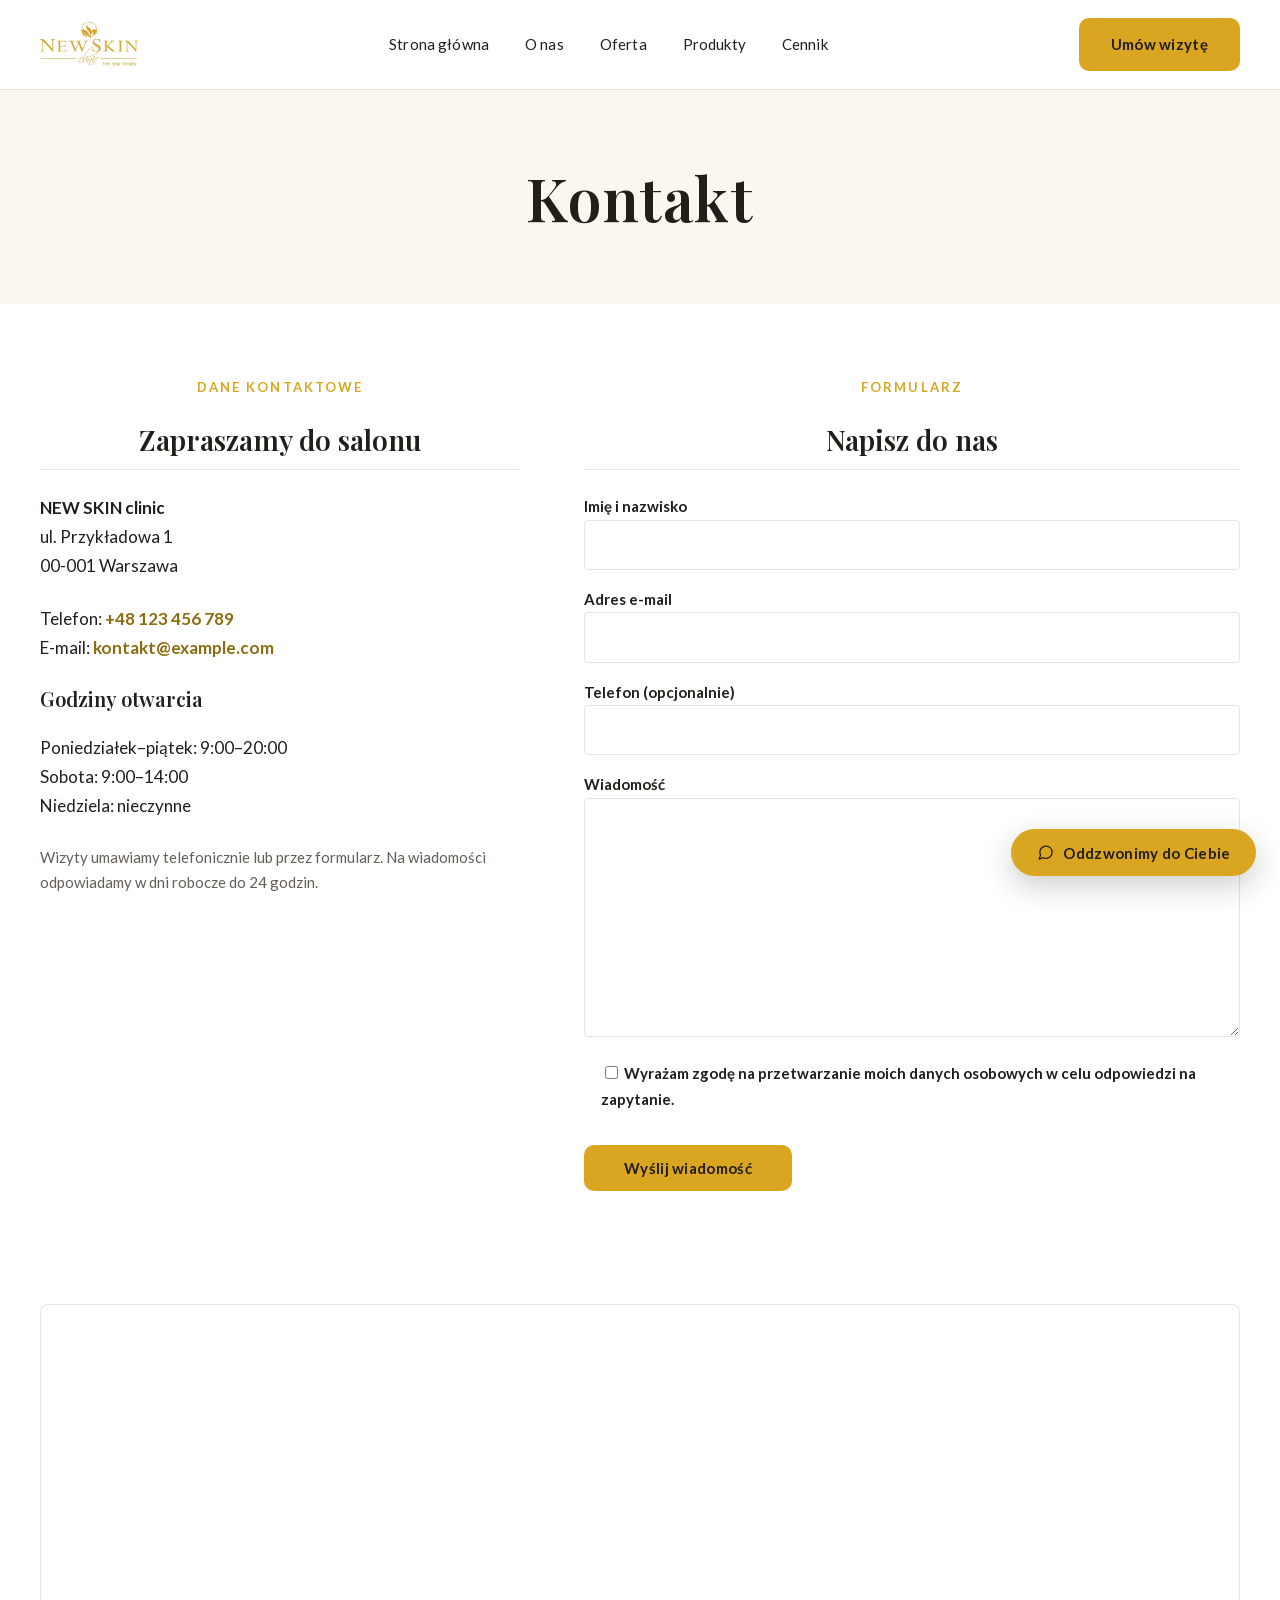
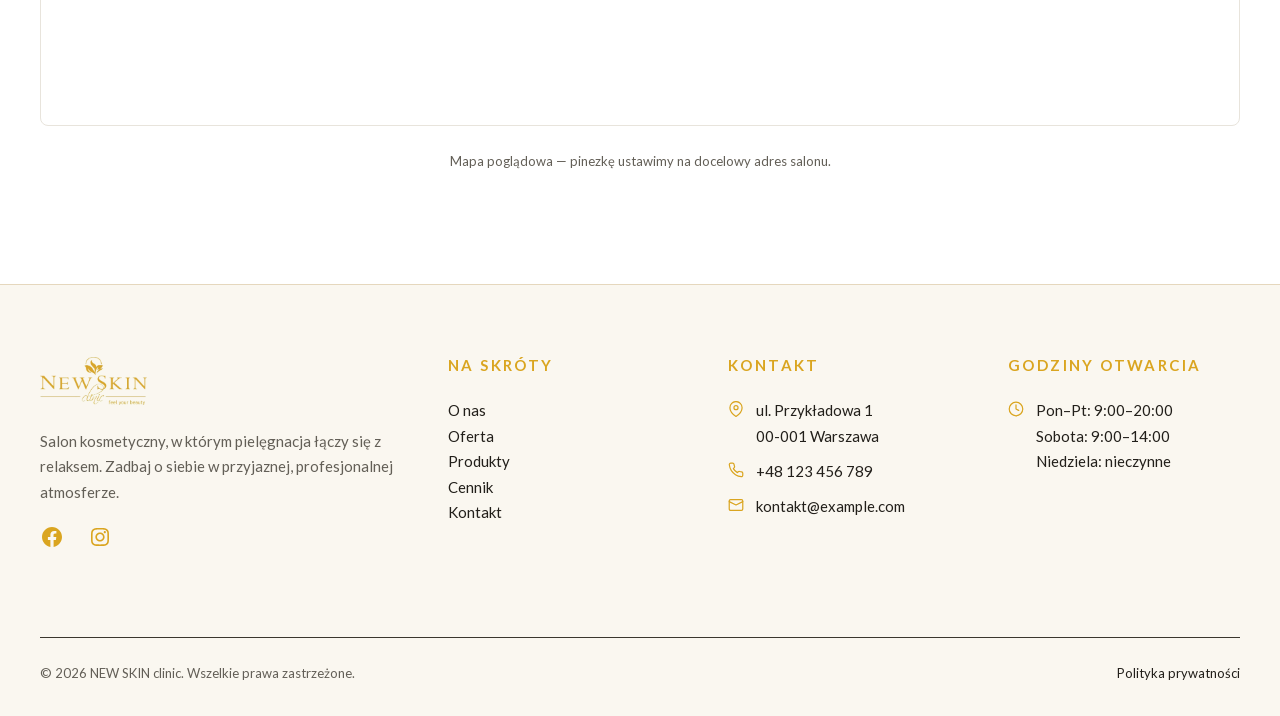
<file: kontakt/index.html>
<!DOCTYPE html>
<html lang="pl-PL">
<head>
	<meta charset="UTF-8" />
	<meta name="viewport" content="width=device-width, initial-scale=1" />
<meta name='robots' content='max-image-preview:large' />
<title>Kontakt &#8211; NEW SKIN clinic</title>
<link rel="alternate" type="application/rss+xml" title="NEW SKIN clinic &raquo; Kanał z wpisami" href="https://piorkowskikamil.github.io/beauty-clinic-demo/feed/" />
<link rel="alternate" type="application/rss+xml" title="NEW SKIN clinic &raquo; Kanał z komentarzami" href="https://piorkowskikamil.github.io/beauty-clinic-demo/comments/feed/" />
<link rel="alternate" title="oEmbed (JSON)" type="application/json+oembed" href="https://piorkowskikamil.github.io/beauty-clinic-demo/wp-json/oembed/1.0/embed?url=http%3A%2F%2Flocalhost%3A8090%2Fkontakt%2F" />
<link rel="alternate" title="oEmbed (XML)" type="text/xml+oembed" href="https://piorkowskikamil.github.io/beauty-clinic-demo/wp-json/oembed/1.0/embed?url=http%3A%2F%2Flocalhost%3A8090%2Fkontakt%2F&#038;format=xml" />
<style id="wp-img-auto-sizes-contain-inline-css">
img:is([sizes=auto i],[sizes^="auto," i]){contain-intrinsic-size:3000px 1500px}
/*# sourceURL=wp-img-auto-sizes-contain-inline-css */
</style>
<style id="wp-block-site-title-inline-css">
.wp-block-site-title{box-sizing:border-box}.wp-block-site-title :where(a){color:inherit;font-family:inherit;font-size:inherit;font-style:inherit;font-weight:inherit;letter-spacing:inherit;line-height:inherit;text-decoration:inherit}
/*# sourceURL=https://piorkowskikamil.github.io/beauty-clinic-demo/wp-includes/blocks/site-title/style.min.css */
</style>
<style id="wp-block-navigation-link-inline-css">
.wp-block-navigation .wp-block-navigation-item__label{overflow-wrap:break-word}.wp-block-navigation .wp-block-navigation-item__description{display:none}.link-ui-tools{outline:1px solid #f0f0f0;padding:8px}.link-ui-block-inserter{padding-top:8px}.link-ui-block-inserter__back{margin-left:8px;text-transform:uppercase}
/*# sourceURL=https://piorkowskikamil.github.io/beauty-clinic-demo/wp-includes/blocks/navigation-link/style.min.css */
</style>
<link rel='stylesheet' id='wp-block-navigation-css' href='../wp-includes/blocks/navigation/style.min.css' media='all' />
<style id="wp-block-button-inline-css">
.wp-block-button__link{align-content:center;box-sizing:border-box;cursor:pointer;display:inline-block;height:100%;text-align:center;word-break:break-word}.wp-block-button__link.aligncenter{text-align:center}.wp-block-button__link.alignright{text-align:right}:where(.wp-block-button__link){border-radius:9999px;box-shadow:none;padding:calc(.667em + 2px) calc(1.333em + 2px);text-decoration:none}.wp-block-button[style*=text-decoration] .wp-block-button__link{text-decoration:inherit}.wp-block-buttons>.wp-block-button.has-custom-width{max-width:none}.wp-block-buttons>.wp-block-button.has-custom-width .wp-block-button__link{width:100%}.wp-block-buttons>.wp-block-button.has-custom-font-size .wp-block-button__link{font-size:inherit}.wp-block-buttons>.wp-block-button.wp-block-button__width-25{width:calc(25% - var(--wp--style--block-gap, .5em)*.75)}.wp-block-buttons>.wp-block-button.wp-block-button__width-50{width:calc(50% - var(--wp--style--block-gap, .5em)*.5)}.wp-block-buttons>.wp-block-button.wp-block-button__width-75{width:calc(75% - var(--wp--style--block-gap, .5em)*.25)}.wp-block-buttons>.wp-block-button.wp-block-button__width-100{flex-basis:100%;width:100%}.wp-block-buttons.is-vertical>.wp-block-button.wp-block-button__width-25{width:25%}.wp-block-buttons.is-vertical>.wp-block-button.wp-block-button__width-50{width:50%}.wp-block-buttons.is-vertical>.wp-block-button.wp-block-button__width-75{width:75%}.wp-block-button.is-style-squared,.wp-block-button__link.wp-block-button.is-style-squared{border-radius:0}.wp-block-button.no-border-radius,.wp-block-button__link.no-border-radius{border-radius:0!important}:root :where(.wp-block-button .wp-block-button__link.is-style-outline),:root :where(.wp-block-button.is-style-outline>.wp-block-button__link){border:2px solid;padding:.667em 1.333em}:root :where(.wp-block-button .wp-block-button__link.is-style-outline:not(.has-text-color)),:root :where(.wp-block-button.is-style-outline>.wp-block-button__link:not(.has-text-color)){color:currentColor}:root :where(.wp-block-button .wp-block-button__link.is-style-outline:not(.has-background)),:root :where(.wp-block-button.is-style-outline>.wp-block-button__link:not(.has-background)){background-color:initial;background-image:none}
/*# sourceURL=https://piorkowskikamil.github.io/beauty-clinic-demo/wp-includes/blocks/button/style.min.css */
</style>
<style id="wp-block-buttons-inline-css">
.wp-block-buttons{box-sizing:border-box}.wp-block-buttons.is-vertical{flex-direction:column}.wp-block-buttons.is-vertical>.wp-block-button:last-child{margin-bottom:0}.wp-block-buttons>.wp-block-button{display:inline-block;margin:0}.wp-block-buttons.is-content-justification-left{justify-content:flex-start}.wp-block-buttons.is-content-justification-left.is-vertical{align-items:flex-start}.wp-block-buttons.is-content-justification-center{justify-content:center}.wp-block-buttons.is-content-justification-center.is-vertical{align-items:center}.wp-block-buttons.is-content-justification-right{justify-content:flex-end}.wp-block-buttons.is-content-justification-right.is-vertical{align-items:flex-end}.wp-block-buttons.is-content-justification-space-between{justify-content:space-between}.wp-block-buttons.aligncenter{text-align:center}.wp-block-buttons:not(.is-content-justification-space-between,.is-content-justification-right,.is-content-justification-left,.is-content-justification-center) .wp-block-button.aligncenter{margin-left:auto;margin-right:auto;width:100%}.wp-block-buttons[style*=text-decoration] .wp-block-button,.wp-block-buttons[style*=text-decoration] .wp-block-button__link{text-decoration:inherit}.wp-block-buttons.has-custom-font-size .wp-block-button__link{font-size:inherit}.wp-block-buttons .wp-block-button__link{width:100%}.wp-block-button.aligncenter{text-align:center}
/*# sourceURL=https://piorkowskikamil.github.io/beauty-clinic-demo/wp-includes/blocks/buttons/style.min.css */
</style>
<style id="wp-block-group-inline-css">
.wp-block-group{box-sizing:border-box}:where(.wp-block-group.wp-block-group-is-layout-constrained){position:relative}
/*# sourceURL=https://piorkowskikamil.github.io/beauty-clinic-demo/wp-includes/blocks/group/style.min.css */
</style>
<style id="wp-block-post-title-inline-css">
.wp-block-post-title{box-sizing:border-box;word-break:break-word}.wp-block-post-title :where(a){display:inline-block;font-family:inherit;font-size:inherit;font-style:inherit;font-weight:inherit;letter-spacing:inherit;line-height:inherit;text-decoration:inherit}
/*# sourceURL=https://piorkowskikamil.github.io/beauty-clinic-demo/wp-includes/blocks/post-title/style.min.css */
</style>
<style id="wp-block-paragraph-inline-css">
.is-small-text{font-size:.875em}.is-regular-text{font-size:1em}.is-large-text{font-size:2.25em}.is-larger-text{font-size:3em}.has-drop-cap:not(:focus):first-letter{float:left;font-size:8.4em;font-style:normal;font-weight:100;line-height:.68;margin:.05em .1em 0 0;text-transform:uppercase}body.rtl .has-drop-cap:not(:focus):first-letter{float:none;margin-left:.1em}p.has-drop-cap.has-background{overflow:hidden}:root :where(p.has-background){padding:1.25em 2.375em}:where(p.has-text-color:not(.has-link-color)) a{color:inherit}p.has-text-align-left[style*="writing-mode:vertical-lr"],p.has-text-align-right[style*="writing-mode:vertical-rl"]{rotate:180deg}
/*# sourceURL=https://piorkowskikamil.github.io/beauty-clinic-demo/wp-includes/blocks/paragraph/style.min.css */
</style>
<style id="wp-block-heading-inline-css">
h1:where(.wp-block-heading).has-background,h2:where(.wp-block-heading).has-background,h3:where(.wp-block-heading).has-background,h4:where(.wp-block-heading).has-background,h5:where(.wp-block-heading).has-background,h6:where(.wp-block-heading).has-background{padding:1.25em 2.375em}h1.has-text-align-left[style*=writing-mode]:where([style*=vertical-lr]),h1.has-text-align-right[style*=writing-mode]:where([style*=vertical-rl]),h2.has-text-align-left[style*=writing-mode]:where([style*=vertical-lr]),h2.has-text-align-right[style*=writing-mode]:where([style*=vertical-rl]),h3.has-text-align-left[style*=writing-mode]:where([style*=vertical-lr]),h3.has-text-align-right[style*=writing-mode]:where([style*=vertical-rl]),h4.has-text-align-left[style*=writing-mode]:where([style*=vertical-lr]),h4.has-text-align-right[style*=writing-mode]:where([style*=vertical-rl]),h5.has-text-align-left[style*=writing-mode]:where([style*=vertical-lr]),h5.has-text-align-right[style*=writing-mode]:where([style*=vertical-rl]),h6.has-text-align-left[style*=writing-mode]:where([style*=vertical-lr]),h6.has-text-align-right[style*=writing-mode]:where([style*=vertical-rl]){rotate:180deg}
/*# sourceURL=https://piorkowskikamil.github.io/beauty-clinic-demo/wp-includes/blocks/heading/style.min.css */
</style>
<style id="wp-block-separator-inline-css">
@charset "UTF-8";.wp-block-separator{border:none;border-top:2px solid}:root :where(.wp-block-separator.is-style-dots){height:auto;line-height:1;text-align:center}:root :where(.wp-block-separator.is-style-dots):before{color:currentColor;content:"···";font-family:serif;font-size:1.5em;letter-spacing:2em;padding-left:2em}.wp-block-separator.is-style-dots{background:none!important;border:none!important}
/*# sourceURL=https://piorkowskikamil.github.io/beauty-clinic-demo/wp-includes/blocks/separator/style.min.css */
</style>
<style id="wp-block-columns-inline-css">
.wp-block-columns{box-sizing:border-box;display:flex;flex-wrap:wrap!important}@media (min-width:782px){.wp-block-columns{flex-wrap:nowrap!important}}.wp-block-columns{align-items:normal!important}.wp-block-columns.are-vertically-aligned-top{align-items:flex-start}.wp-block-columns.are-vertically-aligned-center{align-items:center}.wp-block-columns.are-vertically-aligned-bottom{align-items:flex-end}@media (max-width:781px){.wp-block-columns:not(.is-not-stacked-on-mobile)>.wp-block-column{flex-basis:100%!important}}@media (min-width:782px){.wp-block-columns:not(.is-not-stacked-on-mobile)>.wp-block-column{flex-basis:0;flex-grow:1}.wp-block-columns:not(.is-not-stacked-on-mobile)>.wp-block-column[style*=flex-basis]{flex-grow:0}}.wp-block-columns.is-not-stacked-on-mobile{flex-wrap:nowrap!important}.wp-block-columns.is-not-stacked-on-mobile>.wp-block-column{flex-basis:0;flex-grow:1}.wp-block-columns.is-not-stacked-on-mobile>.wp-block-column[style*=flex-basis]{flex-grow:0}:where(.wp-block-columns){margin-bottom:1.75em}:where(.wp-block-columns.has-background){padding:1.25em 2.375em}.wp-block-column{flex-grow:1;min-width:0;overflow-wrap:break-word;word-break:break-word}.wp-block-column.is-vertically-aligned-top{align-self:flex-start}.wp-block-column.is-vertically-aligned-center{align-self:center}.wp-block-column.is-vertically-aligned-bottom{align-self:flex-end}.wp-block-column.is-vertically-aligned-stretch{align-self:stretch}.wp-block-column.is-vertically-aligned-bottom,.wp-block-column.is-vertically-aligned-center,.wp-block-column.is-vertically-aligned-top{width:100%}
/*# sourceURL=https://piorkowskikamil.github.io/beauty-clinic-demo/wp-includes/blocks/columns/style.min.css */
</style>
<style id="wp-block-spacer-inline-css">
.wp-block-spacer{clear:both}
/*# sourceURL=https://piorkowskikamil.github.io/beauty-clinic-demo/wp-includes/blocks/spacer/style.min.css */
</style>
<style id="wp-block-post-content-inline-css">
.wp-block-post-content{display:flow-root}
/*# sourceURL=https://piorkowskikamil.github.io/beauty-clinic-demo/wp-includes/blocks/post-content/style.min.css */
</style>
<style id="wp-block-social-links-inline-css">
.wp-block-social-links{background:none;box-sizing:border-box;margin-left:0;padding-left:0;padding-right:0;text-indent:0}.wp-block-social-links .wp-social-link a,.wp-block-social-links .wp-social-link a:hover{border-bottom:0;box-shadow:none;text-decoration:none}.wp-block-social-links .wp-social-link svg{height:1em;width:1em}.wp-block-social-links .wp-social-link span:not(.screen-reader-text){font-size:.65em;margin-left:.5em;margin-right:.5em}.wp-block-social-links.has-small-icon-size{font-size:16px}.wp-block-social-links,.wp-block-social-links.has-normal-icon-size{font-size:24px}.wp-block-social-links.has-large-icon-size{font-size:36px}.wp-block-social-links.has-huge-icon-size{font-size:48px}.wp-block-social-links.aligncenter{display:flex;justify-content:center}.wp-block-social-links.alignright{justify-content:flex-end}.wp-block-social-link{border-radius:9999px;display:block}@media not (prefers-reduced-motion){.wp-block-social-link{transition:transform .1s ease}}.wp-block-social-link{height:auto}.wp-block-social-link a{align-items:center;display:flex;line-height:0}.wp-block-social-link:hover{transform:scale(1.1)}.wp-block-social-links .wp-block-social-link.wp-social-link{display:inline-block;margin:0;padding:0}.wp-block-social-links .wp-block-social-link.wp-social-link .wp-block-social-link-anchor,.wp-block-social-links .wp-block-social-link.wp-social-link .wp-block-social-link-anchor svg,.wp-block-social-links .wp-block-social-link.wp-social-link .wp-block-social-link-anchor:active,.wp-block-social-links .wp-block-social-link.wp-social-link .wp-block-social-link-anchor:hover,.wp-block-social-links .wp-block-social-link.wp-social-link .wp-block-social-link-anchor:visited{fill:currentColor;color:currentColor}:where(.wp-block-social-links:not(.is-style-logos-only)) .wp-social-link{background-color:#f0f0f0;color:#444}:where(.wp-block-social-links:not(.is-style-logos-only)) .wp-social-link-amazon{background-color:#f90;color:#fff}:where(.wp-block-social-links:not(.is-style-logos-only)) .wp-social-link-bandcamp{background-color:#1ea0c3;color:#fff}:where(.wp-block-social-links:not(.is-style-logos-only)) .wp-social-link-behance{background-color:#0757fe;color:#fff}:where(.wp-block-social-links:not(.is-style-logos-only)) .wp-social-link-bluesky{background-color:#0a7aff;color:#fff}:where(.wp-block-social-links:not(.is-style-logos-only)) .wp-social-link-codepen{background-color:#1e1f26;color:#fff}:where(.wp-block-social-links:not(.is-style-logos-only)) .wp-social-link-deviantart{background-color:#02e49b;color:#fff}:where(.wp-block-social-links:not(.is-style-logos-only)) .wp-social-link-discord{background-color:#5865f2;color:#fff}:where(.wp-block-social-links:not(.is-style-logos-only)) .wp-social-link-dribbble{background-color:#e94c89;color:#fff}:where(.wp-block-social-links:not(.is-style-logos-only)) .wp-social-link-dropbox{background-color:#4280ff;color:#fff}:where(.wp-block-social-links:not(.is-style-logos-only)) .wp-social-link-etsy{background-color:#f45800;color:#fff}:where(.wp-block-social-links:not(.is-style-logos-only)) .wp-social-link-facebook{background-color:#0866ff;color:#fff}:where(.wp-block-social-links:not(.is-style-logos-only)) .wp-social-link-fivehundredpx{background-color:#000;color:#fff}:where(.wp-block-social-links:not(.is-style-logos-only)) .wp-social-link-flickr{background-color:#0461dd;color:#fff}:where(.wp-block-social-links:not(.is-style-logos-only)) .wp-social-link-foursquare{background-color:#e65678;color:#fff}:where(.wp-block-social-links:not(.is-style-logos-only)) .wp-social-link-github{background-color:#24292d;color:#fff}:where(.wp-block-social-links:not(.is-style-logos-only)) .wp-social-link-goodreads{background-color:#eceadd;color:#382110}:where(.wp-block-social-links:not(.is-style-logos-only)) .wp-social-link-google{background-color:#ea4434;color:#fff}:where(.wp-block-social-links:not(.is-style-logos-only)) .wp-social-link-gravatar{background-color:#1d4fc4;color:#fff}:where(.wp-block-social-links:not(.is-style-logos-only)) .wp-social-link-instagram{background-color:#f00075;color:#fff}:where(.wp-block-social-links:not(.is-style-logos-only)) .wp-social-link-lastfm{background-color:#e21b24;color:#fff}:where(.wp-block-social-links:not(.is-style-logos-only)) .wp-social-link-linkedin{background-color:#0d66c2;color:#fff}:where(.wp-block-social-links:not(.is-style-logos-only)) .wp-social-link-mastodon{background-color:#3288d4;color:#fff}:where(.wp-block-social-links:not(.is-style-logos-only)) .wp-social-link-medium{background-color:#000;color:#fff}:where(.wp-block-social-links:not(.is-style-logos-only)) .wp-social-link-meetup{background-color:#f6405f;color:#fff}:where(.wp-block-social-links:not(.is-style-logos-only)) .wp-social-link-patreon{background-color:#000;color:#fff}:where(.wp-block-social-links:not(.is-style-logos-only)) .wp-social-link-pinterest{background-color:#e60122;color:#fff}:where(.wp-block-social-links:not(.is-style-logos-only)) .wp-social-link-pocket{background-color:#ef4155;color:#fff}:where(.wp-block-social-links:not(.is-style-logos-only)) .wp-social-link-reddit{background-color:#ff4500;color:#fff}:where(.wp-block-social-links:not(.is-style-logos-only)) .wp-social-link-skype{background-color:#0478d7;color:#fff}:where(.wp-block-social-links:not(.is-style-logos-only)) .wp-social-link-snapchat{stroke:#000;background-color:#fefc00;color:#fff}:where(.wp-block-social-links:not(.is-style-logos-only)) .wp-social-link-soundcloud{background-color:#ff5600;color:#fff}:where(.wp-block-social-links:not(.is-style-logos-only)) .wp-social-link-spotify{background-color:#1bd760;color:#fff}:where(.wp-block-social-links:not(.is-style-logos-only)) .wp-social-link-telegram{background-color:#2aabee;color:#fff}:where(.wp-block-social-links:not(.is-style-logos-only)) .wp-social-link-threads{background-color:#000;color:#fff}:where(.wp-block-social-links:not(.is-style-logos-only)) .wp-social-link-tiktok{background-color:#000;color:#fff}:where(.wp-block-social-links:not(.is-style-logos-only)) .wp-social-link-tumblr{background-color:#011835;color:#fff}:where(.wp-block-social-links:not(.is-style-logos-only)) .wp-social-link-twitch{background-color:#6440a4;color:#fff}:where(.wp-block-social-links:not(.is-style-logos-only)) .wp-social-link-twitter{background-color:#1da1f2;color:#fff}:where(.wp-block-social-links:not(.is-style-logos-only)) .wp-social-link-vimeo{background-color:#1eb7ea;color:#fff}:where(.wp-block-social-links:not(.is-style-logos-only)) .wp-social-link-vk{background-color:#4680c2;color:#fff}:where(.wp-block-social-links:not(.is-style-logos-only)) .wp-social-link-wordpress{background-color:#3499cd;color:#fff}:where(.wp-block-social-links:not(.is-style-logos-only)) .wp-social-link-whatsapp{background-color:#25d366;color:#fff}:where(.wp-block-social-links:not(.is-style-logos-only)) .wp-social-link-x{background-color:#000;color:#fff}:where(.wp-block-social-links:not(.is-style-logos-only)) .wp-social-link-yelp{background-color:#d32422;color:#fff}:where(.wp-block-social-links:not(.is-style-logos-only)) .wp-social-link-youtube{background-color:red;color:#fff}:where(.wp-block-social-links.is-style-logos-only) .wp-social-link{background:none}:where(.wp-block-social-links.is-style-logos-only) .wp-social-link svg{height:1.25em;width:1.25em}:where(.wp-block-social-links.is-style-logos-only) .wp-social-link-amazon{color:#f90}:where(.wp-block-social-links.is-style-logos-only) .wp-social-link-bandcamp{color:#1ea0c3}:where(.wp-block-social-links.is-style-logos-only) .wp-social-link-behance{color:#0757fe}:where(.wp-block-social-links.is-style-logos-only) .wp-social-link-bluesky{color:#0a7aff}:where(.wp-block-social-links.is-style-logos-only) .wp-social-link-codepen{color:#1e1f26}:where(.wp-block-social-links.is-style-logos-only) .wp-social-link-deviantart{color:#02e49b}:where(.wp-block-social-links.is-style-logos-only) .wp-social-link-discord{color:#5865f2}:where(.wp-block-social-links.is-style-logos-only) .wp-social-link-dribbble{color:#e94c89}:where(.wp-block-social-links.is-style-logos-only) .wp-social-link-dropbox{color:#4280ff}:where(.wp-block-social-links.is-style-logos-only) .wp-social-link-etsy{color:#f45800}:where(.wp-block-social-links.is-style-logos-only) .wp-social-link-facebook{color:#0866ff}:where(.wp-block-social-links.is-style-logos-only) .wp-social-link-fivehundredpx{color:#000}:where(.wp-block-social-links.is-style-logos-only) .wp-social-link-flickr{color:#0461dd}:where(.wp-block-social-links.is-style-logos-only) .wp-social-link-foursquare{color:#e65678}:where(.wp-block-social-links.is-style-logos-only) .wp-social-link-github{color:#24292d}:where(.wp-block-social-links.is-style-logos-only) .wp-social-link-goodreads{color:#382110}:where(.wp-block-social-links.is-style-logos-only) .wp-social-link-google{color:#ea4434}:where(.wp-block-social-links.is-style-logos-only) .wp-social-link-gravatar{color:#1d4fc4}:where(.wp-block-social-links.is-style-logos-only) .wp-social-link-instagram{color:#f00075}:where(.wp-block-social-links.is-style-logos-only) .wp-social-link-lastfm{color:#e21b24}:where(.wp-block-social-links.is-style-logos-only) .wp-social-link-linkedin{color:#0d66c2}:where(.wp-block-social-links.is-style-logos-only) .wp-social-link-mastodon{color:#3288d4}:where(.wp-block-social-links.is-style-logos-only) .wp-social-link-medium{color:#000}:where(.wp-block-social-links.is-style-logos-only) .wp-social-link-meetup{color:#f6405f}:where(.wp-block-social-links.is-style-logos-only) .wp-social-link-patreon{color:#000}:where(.wp-block-social-links.is-style-logos-only) .wp-social-link-pinterest{color:#e60122}:where(.wp-block-social-links.is-style-logos-only) .wp-social-link-pocket{color:#ef4155}:where(.wp-block-social-links.is-style-logos-only) .wp-social-link-reddit{color:#ff4500}:where(.wp-block-social-links.is-style-logos-only) .wp-social-link-skype{color:#0478d7}:where(.wp-block-social-links.is-style-logos-only) .wp-social-link-snapchat{stroke:#000;color:#fff}:where(.wp-block-social-links.is-style-logos-only) .wp-social-link-soundcloud{color:#ff5600}:where(.wp-block-social-links.is-style-logos-only) .wp-social-link-spotify{color:#1bd760}:where(.wp-block-social-links.is-style-logos-only) .wp-social-link-telegram{color:#2aabee}:where(.wp-block-social-links.is-style-logos-only) .wp-social-link-threads{color:#000}:where(.wp-block-social-links.is-style-logos-only) .wp-social-link-tiktok{color:#000}:where(.wp-block-social-links.is-style-logos-only) .wp-social-link-tumblr{color:#011835}:where(.wp-block-social-links.is-style-logos-only) .wp-social-link-twitch{color:#6440a4}:where(.wp-block-social-links.is-style-logos-only) .wp-social-link-twitter{color:#1da1f2}:where(.wp-block-social-links.is-style-logos-only) .wp-social-link-vimeo{color:#1eb7ea}:where(.wp-block-social-links.is-style-logos-only) .wp-social-link-vk{color:#4680c2}:where(.wp-block-social-links.is-style-logos-only) .wp-social-link-whatsapp{color:#25d366}:where(.wp-block-social-links.is-style-logos-only) .wp-social-link-wordpress{color:#3499cd}:where(.wp-block-social-links.is-style-logos-only) .wp-social-link-x{color:#000}:where(.wp-block-social-links.is-style-logos-only) .wp-social-link-yelp{color:#d32422}:where(.wp-block-social-links.is-style-logos-only) .wp-social-link-youtube{color:red}.wp-block-social-links.is-style-pill-shape .wp-social-link{width:auto}:root :where(.wp-block-social-links .wp-social-link a){padding:.25em}:root :where(.wp-block-social-links.is-style-logos-only .wp-social-link a){padding:0}:root :where(.wp-block-social-links.is-style-pill-shape .wp-social-link a){padding-left:.6666666667em;padding-right:.6666666667em}.wp-block-social-links:not(.has-icon-color):not(.has-icon-background-color) .wp-social-link-snapchat .wp-block-social-link-label{color:#000}
/*# sourceURL=https://piorkowskikamil.github.io/beauty-clinic-demo/wp-includes/blocks/social-links/style.min.css */
</style>
<style id="wp-block-list-inline-css">
ol,ul{box-sizing:border-box}:root :where(.wp-block-list.has-background){padding:1.25em 2.375em}
/*# sourceURL=https://piorkowskikamil.github.io/beauty-clinic-demo/wp-includes/blocks/list/style.min.css */
</style>
<style id="wp-emoji-styles-inline-css">

	img.wp-smiley, img.emoji {
		display: inline !important;
		border: none !important;
		box-shadow: none !important;
		height: 1em !important;
		width: 1em !important;
		margin: 0 0.07em !important;
		vertical-align: -0.1em !important;
		background: none !important;
		padding: 0 !important;
	}
/*# sourceURL=wp-emoji-styles-inline-css */
</style>
<style id="wp-block-library-inline-css">
:root{--wp-block-synced-color:#7a00df;--wp-block-synced-color--rgb:122,0,223;--wp-bound-block-color:var(--wp-block-synced-color);--wp-editor-canvas-background:#ddd;--wp-admin-theme-color:#007cba;--wp-admin-theme-color--rgb:0,124,186;--wp-admin-theme-color-darker-10:#006ba1;--wp-admin-theme-color-darker-10--rgb:0,107,160.5;--wp-admin-theme-color-darker-20:#005a87;--wp-admin-theme-color-darker-20--rgb:0,90,135;--wp-admin-border-width-focus:2px}@media (min-resolution:192dpi){:root{--wp-admin-border-width-focus:1.5px}}.wp-element-button{cursor:pointer}:root .has-very-light-gray-background-color{background-color:#eee}:root .has-very-dark-gray-background-color{background-color:#313131}:root .has-very-light-gray-color{color:#eee}:root .has-very-dark-gray-color{color:#313131}:root .has-vivid-green-cyan-to-vivid-cyan-blue-gradient-background{background:linear-gradient(135deg,#00d084,#0693e3)}:root .has-purple-crush-gradient-background{background:linear-gradient(135deg,#34e2e4,#4721fb 50%,#ab1dfe)}:root .has-hazy-dawn-gradient-background{background:linear-gradient(135deg,#faaca8,#dad0ec)}:root .has-subdued-olive-gradient-background{background:linear-gradient(135deg,#fafae1,#67a671)}:root .has-atomic-cream-gradient-background{background:linear-gradient(135deg,#fdd79a,#004a59)}:root .has-nightshade-gradient-background{background:linear-gradient(135deg,#330968,#31cdcf)}:root .has-midnight-gradient-background{background:linear-gradient(135deg,#020381,#2874fc)}:root{--wp--preset--font-size--normal:16px;--wp--preset--font-size--huge:42px}.has-regular-font-size{font-size:1em}.has-larger-font-size{font-size:2.625em}.has-normal-font-size{font-size:var(--wp--preset--font-size--normal)}.has-huge-font-size{font-size:var(--wp--preset--font-size--huge)}:root .has-text-align-center{text-align:center}:root .has-text-align-left{text-align:left}:root .has-text-align-right{text-align:right}.has-fit-text{white-space:nowrap!important}#end-resizable-editor-section{display:none}.aligncenter{clear:both}.items-justified-left{justify-content:flex-start}.items-justified-center{justify-content:center}.items-justified-right{justify-content:flex-end}.items-justified-space-between{justify-content:space-between}.screen-reader-text{word-wrap:normal!important;border:0;clip-path:inset(50%);height:1px;margin:-1px;overflow:hidden;padding:0;position:absolute;width:1px}.screen-reader-text:focus{background-color:#ddd;clip-path:none;color:#444;display:block;font-size:1em;height:auto;left:5px;line-height:normal;padding:15px 23px 14px;text-decoration:none;top:5px;width:auto;z-index:100000}html :where(.has-border-color){border-style:solid}html :where([style*=border-color]){border-style:solid}html :where([style*=border-top-color]){border-top-style:solid}html :where([style*=border-right-color]){border-right-style:solid}html :where([style*=border-bottom-color]){border-bottom-style:solid}html :where([style*=border-left-color]){border-left-style:solid}html :where([style*=border-width]){border-style:solid}html :where([style*=border-top-width]){border-top-style:solid}html :where([style*=border-right-width]){border-right-style:solid}html :where([style*=border-bottom-width]){border-bottom-style:solid}html :where([style*=border-left-width]){border-left-style:solid}html :where(img[class*=wp-image-]){height:auto;max-width:100%}:where(figure){margin:0 0 1em}html :where(.is-position-sticky){--wp-admin--admin-bar--position-offset:var(--wp-admin--admin-bar--height,0px)}@media screen and (max-width:600px){html :where(.is-position-sticky){--wp-admin--admin-bar--position-offset:0px}}
/*# sourceURL=/wp-includes/css/dist/block-library/common.min.css */
</style>
<style id="global-styles-inline-css">
:root{--wp--preset--aspect-ratio--square: 1;--wp--preset--aspect-ratio--4-3: 4/3;--wp--preset--aspect-ratio--3-4: 3/4;--wp--preset--aspect-ratio--3-2: 3/2;--wp--preset--aspect-ratio--2-3: 2/3;--wp--preset--aspect-ratio--16-9: 16/9;--wp--preset--aspect-ratio--9-16: 9/16;--wp--preset--color--black: #000000;--wp--preset--color--cyan-bluish-gray: #abb8c3;--wp--preset--color--white: #ffffff;--wp--preset--color--pale-pink: #f78da7;--wp--preset--color--vivid-red: #cf2e2e;--wp--preset--color--luminous-vivid-orange: #ff6900;--wp--preset--color--luminous-vivid-amber: #fcb900;--wp--preset--color--light-green-cyan: #7bdcb5;--wp--preset--color--vivid-green-cyan: #00d084;--wp--preset--color--pale-cyan-blue: #8ed1fc;--wp--preset--color--vivid-cyan-blue: #0693e3;--wp--preset--color--vivid-purple: #9b51e0;--wp--preset--color--base: #ffffff;--wp--preset--color--contrast: #221f1a;--wp--preset--color--primary: #c5a572;--wp--preset--color--primary-dark: #8a6f47;--wp--preset--color--secondary: #80e4c8;--wp--preset--color--secondary-soft: #eafaf5;--wp--preset--color--cream: #faf7f0;--wp--preset--color--muted: #635f57;--wp--preset--color--sand: #e8e4dc;--wp--preset--gradient--vivid-cyan-blue-to-vivid-purple: linear-gradient(135deg,rgb(6,147,227) 0%,rgb(155,81,224) 100%);--wp--preset--gradient--light-green-cyan-to-vivid-green-cyan: linear-gradient(135deg,rgb(122,220,180) 0%,rgb(0,208,130) 100%);--wp--preset--gradient--luminous-vivid-amber-to-luminous-vivid-orange: linear-gradient(135deg,rgb(252,185,0) 0%,rgb(255,105,0) 100%);--wp--preset--gradient--luminous-vivid-orange-to-vivid-red: linear-gradient(135deg,rgb(255,105,0) 0%,rgb(207,46,46) 100%);--wp--preset--gradient--very-light-gray-to-cyan-bluish-gray: linear-gradient(135deg,rgb(238,238,238) 0%,rgb(169,184,195) 100%);--wp--preset--gradient--cool-to-warm-spectrum: linear-gradient(135deg,rgb(74,234,220) 0%,rgb(151,120,209) 20%,rgb(207,42,186) 40%,rgb(238,44,130) 60%,rgb(251,105,98) 80%,rgb(254,248,76) 100%);--wp--preset--gradient--blush-light-purple: linear-gradient(135deg,rgb(255,206,236) 0%,rgb(152,150,240) 100%);--wp--preset--gradient--blush-bordeaux: linear-gradient(135deg,rgb(254,205,165) 0%,rgb(254,45,45) 50%,rgb(107,0,62) 100%);--wp--preset--gradient--luminous-dusk: linear-gradient(135deg,rgb(255,203,112) 0%,rgb(199,81,192) 50%,rgb(65,88,208) 100%);--wp--preset--gradient--pale-ocean: linear-gradient(135deg,rgb(255,245,203) 0%,rgb(182,227,212) 50%,rgb(51,167,181) 100%);--wp--preset--gradient--electric-grass: linear-gradient(135deg,rgb(202,248,128) 0%,rgb(113,206,126) 100%);--wp--preset--gradient--midnight: linear-gradient(135deg,rgb(2,3,129) 0%,rgb(40,116,252) 100%);--wp--preset--font-size--small: 0.9375rem;--wp--preset--font-size--medium: 1.0625rem;--wp--preset--font-size--large: clamp(1.125rem, 1.125rem + ((1vw - 0.2rem) * 0.227), 1.25rem);--wp--preset--font-size--x-large: clamp(1.5rem, 1.5rem + ((1vw - 0.2rem) * 0.455), 1.75rem);--wp--preset--font-size--x-small: 0.8125rem;--wp--preset--font-size--xx-large: clamp(2rem, 2rem + ((1vw - 0.2rem) * 1.818), 3rem);--wp--preset--font-size--huge: clamp(2.5rem, 2.5rem + ((1vw - 0.2rem) * 2.273), 3.75rem);--wp--preset--font-family--body: 'Lato', -apple-system, 'Segoe UI', sans-serif;--wp--preset--font-family--heading: 'Playfair Display', Georgia, serif;--wp--preset--spacing--20: 0.75rem;--wp--preset--spacing--30: 1.25rem;--wp--preset--spacing--40: 2rem;--wp--preset--spacing--50: clamp(2.75rem, 6vw, 4.5rem);--wp--preset--spacing--60: clamp(4.5rem, 9vw, 7rem);--wp--preset--spacing--70: 3.38rem;--wp--preset--spacing--80: 5.06rem;--wp--preset--spacing--10: 0.5rem;--wp--preset--shadow--natural: 6px 6px 9px rgba(0, 0, 0, 0.2);--wp--preset--shadow--deep: 12px 12px 50px rgba(0, 0, 0, 0.4);--wp--preset--shadow--sharp: 6px 6px 0px rgba(0, 0, 0, 0.2);--wp--preset--shadow--outlined: 6px 6px 0px -3px rgb(255, 255, 255), 6px 6px rgb(0, 0, 0);--wp--preset--shadow--crisp: 6px 6px 0px rgb(0, 0, 0);}:root { --wp--style--global--content-size: 46rem;--wp--style--global--wide-size: 75rem; }:where(body) { margin: 0; }.wp-site-blocks { padding-top: var(--wp--style--root--padding-top); padding-bottom: var(--wp--style--root--padding-bottom); }.has-global-padding { padding-right: var(--wp--style--root--padding-right); padding-left: var(--wp--style--root--padding-left); }.has-global-padding > .alignfull { margin-right: calc(var(--wp--style--root--padding-right) * -1); margin-left: calc(var(--wp--style--root--padding-left) * -1); }.has-global-padding :where(:not(.alignfull.is-layout-flow) > .has-global-padding:not(.wp-block-block, .alignfull)) { padding-right: 0; padding-left: 0; }.has-global-padding :where(:not(.alignfull.is-layout-flow) > .has-global-padding:not(.wp-block-block, .alignfull)) > .alignfull { margin-left: 0; margin-right: 0; }.wp-site-blocks > .alignleft { float: left; margin-right: 2em; }.wp-site-blocks > .alignright { float: right; margin-left: 2em; }.wp-site-blocks > .aligncenter { justify-content: center; margin-left: auto; margin-right: auto; }:where(.wp-site-blocks) > * { margin-block-start: 1.5rem; margin-block-end: 0; }:where(.wp-site-blocks) > :first-child { margin-block-start: 0; }:where(.wp-site-blocks) > :last-child { margin-block-end: 0; }:root { --wp--style--block-gap: 1.5rem; }:root :where(.is-layout-flow) > :first-child{margin-block-start: 0;}:root :where(.is-layout-flow) > :last-child{margin-block-end: 0;}:root :where(.is-layout-flow) > *{margin-block-start: 1.5rem;margin-block-end: 0;}:root :where(.is-layout-constrained) > :first-child{margin-block-start: 0;}:root :where(.is-layout-constrained) > :last-child{margin-block-end: 0;}:root :where(.is-layout-constrained) > *{margin-block-start: 1.5rem;margin-block-end: 0;}:root :where(.is-layout-flex){gap: 1.5rem;}:root :where(.is-layout-grid){gap: 1.5rem;}.is-layout-flow > .alignleft{float: left;margin-inline-start: 0;margin-inline-end: 2em;}.is-layout-flow > .alignright{float: right;margin-inline-start: 2em;margin-inline-end: 0;}.is-layout-flow > .aligncenter{margin-left: auto !important;margin-right: auto !important;}.is-layout-constrained > .alignleft{float: left;margin-inline-start: 0;margin-inline-end: 2em;}.is-layout-constrained > .alignright{float: right;margin-inline-start: 2em;margin-inline-end: 0;}.is-layout-constrained > .aligncenter{margin-left: auto !important;margin-right: auto !important;}.is-layout-constrained > :where(:not(.alignleft):not(.alignright):not(.alignfull)){max-width: var(--wp--style--global--content-size);margin-left: auto !important;margin-right: auto !important;}.is-layout-constrained > .alignwide{max-width: var(--wp--style--global--wide-size);}body .is-layout-flex{display: flex;}.is-layout-flex{flex-wrap: wrap;align-items: center;}.is-layout-flex > :is(*, div){margin: 0;}body .is-layout-grid{display: grid;}.is-layout-grid > :is(*, div){margin: 0;}body{background-color: var(--wp--preset--color--base);color: var(--wp--preset--color--contrast);font-family: var(--wp--preset--font-family--body);font-size: var(--wp--preset--font-size--medium);font-weight: 400;line-height: 1.7;--wp--style--root--padding-top: 0px;--wp--style--root--padding-right: clamp(1.25rem, 4vw, 2.5rem);--wp--style--root--padding-bottom: 0px;--wp--style--root--padding-left: clamp(1.25rem, 4vw, 2.5rem);}a:where(:not(.wp-element-button)){color: var(--wp--preset--color--primary-dark);}:root :where(a:where(:not(.wp-element-button)):hover){color: var(--wp--preset--color--contrast);}h1, h2, h3, h4, h5, h6{color: var(--wp--preset--color--contrast);font-family: var(--wp--preset--font-family--heading);font-weight: 600;line-height: 1.18;}h1{font-size: var(--wp--preset--font-size--huge);}h2{font-size: var(--wp--preset--font-size--xx-large);}h3{font-size: var(--wp--preset--font-size--x-large);}h4{font-size: var(--wp--preset--font-size--large);}:root :where(.wp-element-button, .wp-block-button__link){background-color: var(--wp--preset--color--primary);border-radius: 999px;border-width: 0;color: var(--wp--preset--color--contrast);font-family: var(--wp--preset--font-family--body);font-size: var(--wp--preset--font-size--small);font-style: inherit;font-weight: 700;letter-spacing: 0.02em;line-height: inherit;padding-top: 0.85rem;padding-right: 2rem;padding-bottom: 0.85rem;padding-left: 2rem;text-decoration: none;text-transform: inherit;}:root :where(.wp-element-button:hover, .wp-block-button__link:hover){background-color: var(--wp--preset--color--contrast);color: var(--wp--preset--color--base);}.has-black-color{color: var(--wp--preset--color--black) !important;}.has-cyan-bluish-gray-color{color: var(--wp--preset--color--cyan-bluish-gray) !important;}.has-white-color{color: var(--wp--preset--color--white) !important;}.has-pale-pink-color{color: var(--wp--preset--color--pale-pink) !important;}.has-vivid-red-color{color: var(--wp--preset--color--vivid-red) !important;}.has-luminous-vivid-orange-color{color: var(--wp--preset--color--luminous-vivid-orange) !important;}.has-luminous-vivid-amber-color{color: var(--wp--preset--color--luminous-vivid-amber) !important;}.has-light-green-cyan-color{color: var(--wp--preset--color--light-green-cyan) !important;}.has-vivid-green-cyan-color{color: var(--wp--preset--color--vivid-green-cyan) !important;}.has-pale-cyan-blue-color{color: var(--wp--preset--color--pale-cyan-blue) !important;}.has-vivid-cyan-blue-color{color: var(--wp--preset--color--vivid-cyan-blue) !important;}.has-vivid-purple-color{color: var(--wp--preset--color--vivid-purple) !important;}.has-base-color{color: var(--wp--preset--color--base) !important;}.has-contrast-color{color: var(--wp--preset--color--contrast) !important;}.has-primary-color{color: var(--wp--preset--color--primary) !important;}.has-primary-dark-color{color: var(--wp--preset--color--primary-dark) !important;}.has-secondary-color{color: var(--wp--preset--color--secondary) !important;}.has-secondary-soft-color{color: var(--wp--preset--color--secondary-soft) !important;}.has-cream-color{color: var(--wp--preset--color--cream) !important;}.has-muted-color{color: var(--wp--preset--color--muted) !important;}.has-sand-color{color: var(--wp--preset--color--sand) !important;}.has-black-background-color{background-color: var(--wp--preset--color--black) !important;}.has-cyan-bluish-gray-background-color{background-color: var(--wp--preset--color--cyan-bluish-gray) !important;}.has-white-background-color{background-color: var(--wp--preset--color--white) !important;}.has-pale-pink-background-color{background-color: var(--wp--preset--color--pale-pink) !important;}.has-vivid-red-background-color{background-color: var(--wp--preset--color--vivid-red) !important;}.has-luminous-vivid-orange-background-color{background-color: var(--wp--preset--color--luminous-vivid-orange) !important;}.has-luminous-vivid-amber-background-color{background-color: var(--wp--preset--color--luminous-vivid-amber) !important;}.has-light-green-cyan-background-color{background-color: var(--wp--preset--color--light-green-cyan) !important;}.has-vivid-green-cyan-background-color{background-color: var(--wp--preset--color--vivid-green-cyan) !important;}.has-pale-cyan-blue-background-color{background-color: var(--wp--preset--color--pale-cyan-blue) !important;}.has-vivid-cyan-blue-background-color{background-color: var(--wp--preset--color--vivid-cyan-blue) !important;}.has-vivid-purple-background-color{background-color: var(--wp--preset--color--vivid-purple) !important;}.has-base-background-color{background-color: var(--wp--preset--color--base) !important;}.has-contrast-background-color{background-color: var(--wp--preset--color--contrast) !important;}.has-primary-background-color{background-color: var(--wp--preset--color--primary) !important;}.has-primary-dark-background-color{background-color: var(--wp--preset--color--primary-dark) !important;}.has-secondary-background-color{background-color: var(--wp--preset--color--secondary) !important;}.has-secondary-soft-background-color{background-color: var(--wp--preset--color--secondary-soft) !important;}.has-cream-background-color{background-color: var(--wp--preset--color--cream) !important;}.has-muted-background-color{background-color: var(--wp--preset--color--muted) !important;}.has-sand-background-color{background-color: var(--wp--preset--color--sand) !important;}.has-black-border-color{border-color: var(--wp--preset--color--black) !important;}.has-cyan-bluish-gray-border-color{border-color: var(--wp--preset--color--cyan-bluish-gray) !important;}.has-white-border-color{border-color: var(--wp--preset--color--white) !important;}.has-pale-pink-border-color{border-color: var(--wp--preset--color--pale-pink) !important;}.has-vivid-red-border-color{border-color: var(--wp--preset--color--vivid-red) !important;}.has-luminous-vivid-orange-border-color{border-color: var(--wp--preset--color--luminous-vivid-orange) !important;}.has-luminous-vivid-amber-border-color{border-color: var(--wp--preset--color--luminous-vivid-amber) !important;}.has-light-green-cyan-border-color{border-color: var(--wp--preset--color--light-green-cyan) !important;}.has-vivid-green-cyan-border-color{border-color: var(--wp--preset--color--vivid-green-cyan) !important;}.has-pale-cyan-blue-border-color{border-color: var(--wp--preset--color--pale-cyan-blue) !important;}.has-vivid-cyan-blue-border-color{border-color: var(--wp--preset--color--vivid-cyan-blue) !important;}.has-vivid-purple-border-color{border-color: var(--wp--preset--color--vivid-purple) !important;}.has-base-border-color{border-color: var(--wp--preset--color--base) !important;}.has-contrast-border-color{border-color: var(--wp--preset--color--contrast) !important;}.has-primary-border-color{border-color: var(--wp--preset--color--primary) !important;}.has-primary-dark-border-color{border-color: var(--wp--preset--color--primary-dark) !important;}.has-secondary-border-color{border-color: var(--wp--preset--color--secondary) !important;}.has-secondary-soft-border-color{border-color: var(--wp--preset--color--secondary-soft) !important;}.has-cream-border-color{border-color: var(--wp--preset--color--cream) !important;}.has-muted-border-color{border-color: var(--wp--preset--color--muted) !important;}.has-sand-border-color{border-color: var(--wp--preset--color--sand) !important;}.has-vivid-cyan-blue-to-vivid-purple-gradient-background{background: var(--wp--preset--gradient--vivid-cyan-blue-to-vivid-purple) !important;}.has-light-green-cyan-to-vivid-green-cyan-gradient-background{background: var(--wp--preset--gradient--light-green-cyan-to-vivid-green-cyan) !important;}.has-luminous-vivid-amber-to-luminous-vivid-orange-gradient-background{background: var(--wp--preset--gradient--luminous-vivid-amber-to-luminous-vivid-orange) !important;}.has-luminous-vivid-orange-to-vivid-red-gradient-background{background: var(--wp--preset--gradient--luminous-vivid-orange-to-vivid-red) !important;}.has-very-light-gray-to-cyan-bluish-gray-gradient-background{background: var(--wp--preset--gradient--very-light-gray-to-cyan-bluish-gray) !important;}.has-cool-to-warm-spectrum-gradient-background{background: var(--wp--preset--gradient--cool-to-warm-spectrum) !important;}.has-blush-light-purple-gradient-background{background: var(--wp--preset--gradient--blush-light-purple) !important;}.has-blush-bordeaux-gradient-background{background: var(--wp--preset--gradient--blush-bordeaux) !important;}.has-luminous-dusk-gradient-background{background: var(--wp--preset--gradient--luminous-dusk) !important;}.has-pale-ocean-gradient-background{background: var(--wp--preset--gradient--pale-ocean) !important;}.has-electric-grass-gradient-background{background: var(--wp--preset--gradient--electric-grass) !important;}.has-midnight-gradient-background{background: var(--wp--preset--gradient--midnight) !important;}.has-small-font-size{font-size: var(--wp--preset--font-size--small) !important;}.has-medium-font-size{font-size: var(--wp--preset--font-size--medium) !important;}.has-large-font-size{font-size: var(--wp--preset--font-size--large) !important;}.has-x-large-font-size{font-size: var(--wp--preset--font-size--x-large) !important;}.has-x-small-font-size{font-size: var(--wp--preset--font-size--x-small) !important;}.has-xx-large-font-size{font-size: var(--wp--preset--font-size--xx-large) !important;}.has-huge-font-size{font-size: var(--wp--preset--font-size--huge) !important;}.has-body-font-family{font-family: var(--wp--preset--font-family--body) !important;}.has-heading-font-family{font-family: var(--wp--preset--font-family--heading) !important;}
:root :where(.wp-block-navigation){font-size: var(--wp--preset--font-size--small);font-weight: 400;letter-spacing: 0.01em;}
:root :where(.wp-block-separator){color: var(--wp--preset--color--sand);}
/*# sourceURL=global-styles-inline-css */
</style>
<style id="core-block-supports-inline-css">
.wp-container-core-navigation-is-layout-0caefaff{gap:2.25rem;justify-content:center;}.wp-container-core-group-is-layout-c24ceac7{flex-wrap:nowrap;justify-content:space-between;align-items:center;}.wp-container-core-group-is-layout-aa50a3a3 > :where(:not(.alignleft):not(.alignright):not(.alignfull)){max-width:75rem;margin-left:auto !important;margin-right:auto !important;}.wp-container-core-group-is-layout-aa50a3a3 > .alignwide{max-width:75rem;}.wp-container-core-group-is-layout-aa50a3a3 .alignfull{max-width:none;}.wp-container-core-columns-is-layout-5fa88cab{flex-wrap:nowrap;gap:1.5rem 4rem;}.wp-container-core-group-is-layout-f464533f > :where(:not(.alignleft):not(.alignright):not(.alignfull)){max-width:75rem;margin-left:auto !important;margin-right:auto !important;}.wp-container-core-group-is-layout-f464533f > .alignwide{max-width:75rem;}.wp-container-core-group-is-layout-f464533f .alignfull{max-width:none;}.wp-container-core-columns-is-layout-86559df1{flex-wrap:nowrap;gap:1.5rem 3rem;}.wp-container-core-group-is-layout-dc17e807{justify-content:space-between;}.wp-container-core-group-is-layout-6722ca0f > :where(:not(.alignleft):not(.alignright):not(.alignfull)){max-width:75rem;margin-left:auto !important;margin-right:auto !important;}.wp-container-core-group-is-layout-6722ca0f > .alignwide{max-width:75rem;}.wp-container-core-group-is-layout-6722ca0f .alignfull{max-width:none;}
/*# sourceURL=core-block-supports-inline-css */
</style>
<style id="wp-block-template-skip-link-inline-css">
/*! This file is auto-generated */
.skip-link.screen-reader-text{border:0;clip-path:inset(50%);height:1px;margin:-1px;overflow:hidden;padding:0;position:absolute!important;width:1px;word-wrap:normal!important;word-break:normal!important}.skip-link.screen-reader-text:focus{background-color:#eee;clip-path:none;color:#444;display:block;font-size:1em;height:auto;left:5px;line-height:normal;padding:15px 23px 14px;text-decoration:none;top:5px;width:auto;z-index:100000}
/*# sourceURL=/wp-includes/css/wp-block-template-skip-link.min.css */
</style>
<link rel='stylesheet' id='contact-form-7-css' href='../wp-content/plugins/contact-form-7/includes/css/styles.css' media='all' />
<link rel='stylesheet' id='beauty-clinic-custom-css' href='../wp-content/themes/beauty-clinic/assets/css/custom.css' media='all' />
<link rel="https://api.w.org/" href="https://piorkowskikamil.github.io/beauty-clinic-demo/wp-json/" /><link rel="alternate" title="JSON" type="application/json" href="https://piorkowskikamil.github.io/beauty-clinic-demo/wp-json/wp/v2/pages/10" /><link rel="EditURI" type="application/rsd+xml" title="RSD" href="https://piorkowskikamil.github.io/beauty-clinic-demo/xmlrpc.php?rsd" />
<meta name="generator" content="WordPress 7.0" />
<link rel="canonical" href="index.html" />
<link rel='shortlink' href='https://piorkowskikamil.github.io/beauty-clinic-demo/?p=10' />
<script id="wp-importmap" type="importmap">
{"imports":{"@wordpress/interactivity":"https://piorkowskikamil.github.io/beauty-clinic-demo/wp-includes/js/dist/script-modules/interactivity/index.min.js"}}
</script>
<link rel="modulepreload" href="../wp-includes/js/dist/script-modules/interactivity/index.min.js" id="@wordpress/interactivity-js-modulepreload" fetchpriority="low">
<style class="wp-fonts-local">
@font-face{font-family:Lato;font-style:normal;font-weight:300;font-display:swap;src:url('../wp-content/themes/beauty-clinic/assets/fonts/lato-300-latin.woff2') format('woff2');unicode-range:U+0000-00FF, U+0131, U+0152-0153, U+02BB-02BC, U+02C6, U+02DA, U+02DC, U+0304, U+0308, U+0329, U+2000-206F, U+20AC, U+2122, U+2191, U+2193, U+2212, U+2215, U+FEFF, U+FFFD;}
@font-face{font-family:Lato;font-style:normal;font-weight:300;font-display:swap;src:url('../wp-content/themes/beauty-clinic/assets/fonts/lato-300-latin-ext.woff2') format('woff2');unicode-range:U+0100-02BA, U+02BD-02C5, U+02C7-02CC, U+02CE-02D7, U+02DD-02FF, U+0304, U+0308, U+0329, U+1D00-1DBF, U+1E00-1E9F, U+1EF2-1EFF, U+2020, U+20A0-20AB, U+20AD-20C0, U+2113, U+2C60-2C7F, U+A720-A7FF;}
@font-face{font-family:Lato;font-style:normal;font-weight:400;font-display:swap;src:url('../wp-content/themes/beauty-clinic/assets/fonts/lato-400-latin.woff2') format('woff2');unicode-range:U+0000-00FF, U+0131, U+0152-0153, U+02BB-02BC, U+02C6, U+02DA, U+02DC, U+0304, U+0308, U+0329, U+2000-206F, U+20AC, U+2122, U+2191, U+2193, U+2212, U+2215, U+FEFF, U+FFFD;}
@font-face{font-family:Lato;font-style:normal;font-weight:400;font-display:swap;src:url('../wp-content/themes/beauty-clinic/assets/fonts/lato-400-latin-ext.woff2') format('woff2');unicode-range:U+0100-02BA, U+02BD-02C5, U+02C7-02CC, U+02CE-02D7, U+02DD-02FF, U+0304, U+0308, U+0329, U+1D00-1DBF, U+1E00-1E9F, U+1EF2-1EFF, U+2020, U+20A0-20AB, U+20AD-20C0, U+2113, U+2C60-2C7F, U+A720-A7FF;}
@font-face{font-family:Lato;font-style:normal;font-weight:700;font-display:swap;src:url('../wp-content/themes/beauty-clinic/assets/fonts/lato-700-latin.woff2') format('woff2');unicode-range:U+0000-00FF, U+0131, U+0152-0153, U+02BB-02BC, U+02C6, U+02DA, U+02DC, U+0304, U+0308, U+0329, U+2000-206F, U+20AC, U+2122, U+2191, U+2193, U+2212, U+2215, U+FEFF, U+FFFD;}
@font-face{font-family:Lato;font-style:normal;font-weight:700;font-display:swap;src:url('../wp-content/themes/beauty-clinic/assets/fonts/lato-700-latin-ext.woff2') format('woff2');unicode-range:U+0100-02BA, U+02BD-02C5, U+02C7-02CC, U+02CE-02D7, U+02DD-02FF, U+0304, U+0308, U+0329, U+1D00-1DBF, U+1E00-1E9F, U+1EF2-1EFF, U+2020, U+20A0-20AB, U+20AD-20C0, U+2113, U+2C60-2C7F, U+A720-A7FF;}
@font-face{font-family:"Playfair Display";font-style:normal;font-weight:400 700;font-display:swap;src:url('../wp-content/themes/beauty-clinic/assets/fonts/playfair-display-400700-latin.woff2') format('woff2');unicode-range:U+0000-00FF, U+0131, U+0152-0153, U+02BB-02BC, U+02C6, U+02DA, U+02DC, U+0304, U+0308, U+0329, U+2000-206F, U+20AC, U+2122, U+2191, U+2193, U+2212, U+2215, U+FEFF, U+FFFD;}
@font-face{font-family:"Playfair Display";font-style:normal;font-weight:400 700;font-display:swap;src:url('../wp-content/themes/beauty-clinic/assets/fonts/playfair-display-400700-latin-ext.woff2') format('woff2');unicode-range:U+0100-02BA, U+02BD-02C5, U+02C7-02CC, U+02CE-02D7, U+02DD-02FF, U+0304, U+0308, U+0329, U+1D00-1DBF, U+1E00-1E9F, U+1EF2-1EFF, U+2020, U+20A0-20AB, U+20AD-20C0, U+2113, U+2C60-2C7F, U+A720-A7FF;}
@font-face{font-family:"Playfair Display";font-style:italic;font-weight:400 700;font-display:swap;src:url('../wp-content/themes/beauty-clinic/assets/fonts/playfair-display-italic-400700-latin.woff2') format('woff2');unicode-range:U+0000-00FF, U+0131, U+0152-0153, U+02BB-02BC, U+02C6, U+02DA, U+02DC, U+0304, U+0308, U+0329, U+2000-206F, U+20AC, U+2122, U+2191, U+2193, U+2212, U+2215, U+FEFF, U+FFFD;}
@font-face{font-family:"Playfair Display";font-style:italic;font-weight:400 700;font-display:swap;src:url('../wp-content/themes/beauty-clinic/assets/fonts/playfair-display-italic-400700-latin-ext.woff2') format('woff2');unicode-range:U+0100-02BA, U+02BD-02C5, U+02C7-02CC, U+02CE-02D7, U+02DD-02FF, U+0304, U+0308, U+0329, U+1D00-1DBF, U+1E00-1E9F, U+1EF2-1EFF, U+2020, U+20A0-20AB, U+20AD-20C0, U+2113, U+2C60-2C7F, U+A720-A7FF;}
</style>
</head>

<body class="wp-singular page-template-default page page-id-10 wp-embed-responsive wp-theme-beauty-clinic">

<a class="skip-link screen-reader-text" id="wp-skip-link" href="index.html#wp--skip-link--target">Przejdź do treści</a><div class="wp-site-blocks"><header class="wp-block-template-part">
<div class="wp-block-group bc-site-header has-global-padding is-layout-constrained wp-container-core-group-is-layout-aa50a3a3 wp-block-group-is-layout-constrained" style="padding-top:1.125rem;padding-bottom:1.125rem">
<div class="wp-block-group alignwide is-content-justification-space-between is-nowrap is-layout-flex wp-container-core-group-is-layout-c24ceac7 wp-block-group-is-layout-flex"><p class="bc-site-brand wp-block-site-title"><a href="../index.html" target="_self" rel="home"><img class="bc-logo" src="../wp-content/themes/beauty-clinic/assets/img/logo.png" alt="NEW SKIN clinic" /></a></p>

<nav class="is-responsive items-justified-center wp-block-navigation is-content-justification-center is-layout-flex wp-container-core-navigation-is-layout-0caefaff wp-block-navigation-is-layout-flex" 
		 data-wp-interactive="core/navigation" data-wp-context='{"overlayOpenedBy":{"click":false,"hover":false,"focus":false},"type":"overlay","roleAttribute":"","ariaLabel":"Menu"}'><button aria-haspopup="dialog" aria-label="Rozwiń menu" class="wp-block-navigation__responsive-container-open" 
				data-wp-on--click="actions.openMenuOnClick"
				data-wp-on--keydown="actions.handleMenuKeydown"
			><svg width="24" height="24" xmlns="http://www.w3.org/2000/svg" viewBox="0 0 24 24" aria-hidden="true" focusable="false"><path d="M4 7.5h16v1.5H4z"></path><path d="M4 15h16v1.5H4z"></path></svg></button>
				<div class="wp-block-navigation__responsive-container has-text-color has-contrast-color has-background has-base-background-color"  id="modal-1" 
				data-wp-class--has-modal-open="state.isMenuOpen"
				data-wp-class--is-menu-open="state.isMenuOpen"
				data-wp-watch="callbacks.initMenu"
				data-wp-on--keydown="actions.handleMenuKeydown"
				data-wp-on--focusout="actions.handleMenuFocusout"
				tabindex="-1"
			>
					<div class="wp-block-navigation__responsive-close" tabindex="-1">
						<div class="wp-block-navigation__responsive-dialog" 
				data-wp-bind--aria-modal="state.ariaModal"
				data-wp-bind--aria-label="state.ariaLabel"
				data-wp-bind--role="state.roleAttribute"
			>
							<button aria-label="Zamknij menu" class="wp-block-navigation__responsive-container-close" 
				data-wp-on--click="actions.closeMenuOnClick"
			><svg xmlns="http://www.w3.org/2000/svg" viewBox="0 0 24 24" width="24" height="24" aria-hidden="true" focusable="false"><path d="m13.06 12 6.47-6.47-1.06-1.06L12 10.94 5.53 4.47 4.47 5.53 10.94 12l-6.47 6.47 1.06 1.06L12 13.06l6.47 6.47 1.06-1.06L13.06 12Z"></path></svg></button>
							<div class="wp-block-navigation__responsive-container-content" 
				data-wp-watch="callbacks.focusFirstElement"
			 id="modal-1-content">
								<ul class="wp-block-navigation__container is-responsive items-justified-center wp-block-navigation"><li class="wp-block-navigation-item wp-block-navigation-link"><a class="wp-block-navigation-item__content"  href="../index.html"><span class="wp-block-navigation-item__label">Strona główna</span></a></li><li class="wp-block-navigation-item wp-block-navigation-link"><a class="wp-block-navigation-item__content"  href="../o-nas/index.html"><span class="wp-block-navigation-item__label">O nas</span></a></li><li class="wp-block-navigation-item wp-block-navigation-link"><a class="wp-block-navigation-item__content"  href="../oferta/index.html"><span class="wp-block-navigation-item__label">Oferta</span></a></li><li class="wp-block-navigation-item wp-block-navigation-link"><a class="wp-block-navigation-item__content"  href="../produkty/index.html"><span class="wp-block-navigation-item__label">Produkty</span></a></li><li class="wp-block-navigation-item wp-block-navigation-link"><a class="wp-block-navigation-item__content"  href="../cennik/index.html"><span class="wp-block-navigation-item__label">Cennik</span></a></li></ul>
								
							</div>
						</div>
					</div>
				</div></nav>


<div class="wp-block-buttons is-layout-flex wp-block-buttons-is-layout-flex">
<div class="wp-block-button bc-header-cta"><a class="wp-block-button__link wp-element-button" href="index.html">Umów wizytę</a></div>
</div>
</div>
</div>

</header>


<main id="wp--skip-link--target" class="wp-block-group has-global-padding is-layout-constrained wp-block-group-is-layout-constrained">
<div class="wp-block-group alignfull has-cream-background-color has-background has-global-padding is-layout-constrained wp-block-group-is-layout-constrained" style="padding-top:var(--wp--preset--spacing--50);padding-bottom:var(--wp--preset--spacing--50)"><h1 class="has-text-align-center wp-block-post-title">Kontakt</h1></div>


<div class="entry-content alignfull wp-block-post-content has-global-padding is-layout-constrained wp-block-post-content-is-layout-constrained">
<div class="wp-block-group alignfull has-global-padding is-layout-constrained wp-container-core-group-is-layout-f464533f wp-block-group-is-layout-constrained" style="padding-top:var(--wp--preset--spacing--50);padding-bottom:var(--wp--preset--spacing--60)">
<div class="wp-block-columns alignwide is-layout-flex wp-container-core-columns-is-layout-5fa88cab wp-block-columns-is-layout-flex">
<div class="wp-block-column is-layout-flow wp-block-column-is-layout-flow" style="flex-basis:40%">
<p class="has-text-align-center bc-eyebrow wp-block-paragraph">Dane kontaktowe</p>



<h2 class="has-text-align-center wp-block-heading has-x-large-font-size">Zapraszamy do salonu</h2>



<hr class="wp-block-separator has-alpha-channel-opacity bc-gold-rule"/>



<p class="wp-block-paragraph"><strong>NEW SKIN clinic</strong><br>ul. Przykładowa 1<br>00-001 Warszawa</p>



<p class="wp-block-paragraph">Telefon: <a href="tel:+48123456789">+48 123 456 789</a><br>E-mail: <a href="mailto:kontakt@example.com">kontakt@example.com</a></p>



<h3 class="wp-block-heading has-large-font-size">Godziny otwarcia</h3>



<p class="wp-block-paragraph">Poniedziałek–piątek: 9:00–20:00<br>Sobota: 9:00–14:00<br>Niedziela: nieczynne</p>



<p class="has-muted-color has-text-color has-small-font-size wp-block-paragraph">Wizyty umawiamy telefonicznie lub przez formularz. Na wiadomości odpowiadamy w dni robocze do 24 godzin.</p>
</div>



<div class="wp-block-column is-layout-flow wp-block-column-is-layout-flow">
<p class="has-text-align-center bc-eyebrow wp-block-paragraph">Formularz</p>



<h2 class="has-text-align-center wp-block-heading has-x-large-font-size">Napisz do nas</h2>



<hr class="wp-block-separator has-alpha-channel-opacity bc-gold-rule"/>



<div class="wpcf7 no-js" id="wpcf7-f4-p10-o1" lang="pl-PL" dir="ltr" data-wpcf7-id="4">
<div class="screen-reader-response"><p role="status" aria-live="polite" aria-atomic="true"></p> <ul></ul></div>
<form action="index.html#wpcf7-f4-p10-o1" method="post" class="wpcf7-form init" aria-label="Formularz kontaktowy" novalidate="novalidate" data-status="init">
<fieldset class="hidden-fields-container"><input type="hidden" name="_wpcf7" value="4" /><input type="hidden" name="_wpcf7_version" value="6.1.6" /><input type="hidden" name="_wpcf7_locale" value="pl_PL" /><input type="hidden" name="_wpcf7_unit_tag" value="wpcf7-f4-p10-o1" /><input type="hidden" name="_wpcf7_container_post" value="10" /><input type="hidden" name="_wpcf7_posted_data_hash" value="" />
</fieldset>
<p><label> Imię i nazwisko<br />
<span class="wpcf7-form-control-wrap" data-name="your-name"><input size="40" maxlength="400" class="wpcf7-form-control wpcf7-text wpcf7-validates-as-required" autocomplete="name" aria-required="true" aria-invalid="false" value="" type="text" name="your-name" /></span> </label>
</p>
<p><label> Adres e-mail<br />
<span class="wpcf7-form-control-wrap" data-name="your-email"><input size="40" maxlength="400" class="wpcf7-form-control wpcf7-email wpcf7-validates-as-required wpcf7-text wpcf7-validates-as-email" autocomplete="email" aria-required="true" aria-invalid="false" value="" type="email" name="your-email" /></span> </label>
</p>
<p><label> Telefon (opcjonalnie)<br />
<span class="wpcf7-form-control-wrap" data-name="your-phone"><input size="40" maxlength="400" class="wpcf7-form-control wpcf7-tel wpcf7-text wpcf7-validates-as-tel" autocomplete="tel" aria-invalid="false" value="" type="tel" name="your-phone" /></span> </label>
</p>
<p><label> Wiadomość<br />
<span class="wpcf7-form-control-wrap" data-name="your-message"><textarea cols="40" rows="10" maxlength="2000" class="wpcf7-form-control wpcf7-textarea wpcf7-validates-as-required" aria-required="true" aria-invalid="false" name="your-message"></textarea></span> </label>
</p>
<p><span class="wpcf7-form-control-wrap" data-name="rodo-zgoda"><span class="wpcf7-form-control wpcf7-acceptance"><span class="wpcf7-list-item"><label><input type="checkbox" name="rodo-zgoda" value="1" aria-invalid="false" /><span class="wpcf7-list-item-label">Wyrażam zgodę na przetwarzanie moich danych osobowych w celu odpowiedzi na zapytanie.</span></label></span></span></span>
</p>
<p><input class="wpcf7-form-control wpcf7-submit has-spinner" type="submit" value="Wyślij wiadomość" />
</p><div class="wpcf7-response-output" aria-hidden="true"></div>
</form>
</div>

</div>
</div>



<div style="height:3rem" aria-hidden="true" class="wp-block-spacer"></div>



<div id="mapa" class="wp-block-group alignwide bc-map is-layout-flow wp-block-group-is-layout-flow">
<iframe src="https://maps.google.com/maps?q=Warszawa&amp;z=13&amp;output=embed" width="600" height="420" title="Mapa dojazdu do salonu NEW SKIN clinic (adres przykładowy)" loading="lazy" referrerpolicy="no-referrer-when-downgrade"></iframe>
</div>



<p class="has-text-align-center has-muted-color has-text-color has-x-small-font-size wp-block-paragraph">Mapa poglądowa — pinezkę ustawimy na docelowy adres salonu.</p>
</div>
</div></main>


<footer class="wp-block-template-part">
<div class="wp-block-group alignfull bc-site-footer has-contrast-color has-cream-background-color has-text-color has-background has-global-padding is-layout-constrained wp-container-core-group-is-layout-6722ca0f wp-block-group-is-layout-constrained" style="padding-top:var(--wp--preset--spacing--50);padding-bottom:var(--wp--preset--spacing--40)">
<div class="wp-block-columns alignwide is-layout-flex wp-container-core-columns-is-layout-86559df1 wp-block-columns-is-layout-flex">
<div class="wp-block-column is-layout-flow wp-block-column-is-layout-flow" style="flex-basis:30%">
<h2 class="wp-block-heading has-base-color has-text-color has-x-large-font-size" style="font-weight:700"><a href="../index.html" aria-label="NEW SKIN clinic — strona główna"><img class="bc-footer-logo" src="../wp-content/themes/beauty-clinic/assets/img/logo.png" alt="NEW SKIN clinic" /></a></h2>



<p class="has-sand-color has-text-color has-small-font-size wp-block-paragraph">Salon kosmetyczny, w którym pielęgnacja łączy się z relaksem. Zadbaj o siebie w przyjaznej, profesjonalnej atmosferze.</p>



<ul class="wp-block-social-links has-icon-color is-style-logos-only is-layout-flex wp-block-social-links-is-layout-flex"><li style="color:var(--wp--preset--color--primary)" class="wp-social-link wp-social-link-facebook has-primary-color wp-block-social-link"><a href="https://www.facebook.com/" class="wp-block-social-link-anchor"><svg width="24" height="24" viewBox="0 0 24 24" version="1.1" xmlns="http://www.w3.org/2000/svg" aria-hidden="true" focusable="false"><path d="M12 2C6.5 2 2 6.5 2 12c0 5 3.7 9.1 8.4 9.9v-7H7.9V12h2.5V9.8c0-2.5 1.5-3.9 3.8-3.9 1.1 0 2.2.2 2.2.2v2.5h-1.3c-1.2 0-1.6.8-1.6 1.6V12h2.8l-.4 2.9h-2.3v7C18.3 21.1 22 17 22 12c0-5.5-4.5-10-10-10z"></path></svg><span class="wp-block-social-link-label screen-reader-text">Facebook</span></a></li>

<li style="color:var(--wp--preset--color--primary)" class="wp-social-link wp-social-link-instagram has-primary-color wp-block-social-link"><a href="https://www.instagram.com/" class="wp-block-social-link-anchor"><svg width="24" height="24" viewBox="0 0 24 24" version="1.1" xmlns="http://www.w3.org/2000/svg" aria-hidden="true" focusable="false"><path d="M12,4.622c2.403,0,2.688,0.009,3.637,0.052c0.877,0.04,1.354,0.187,1.671,0.31c0.42,0.163,0.72,0.358,1.035,0.673 c0.315,0.315,0.51,0.615,0.673,1.035c0.123,0.317,0.27,0.794,0.31,1.671c0.043,0.949,0.052,1.234,0.052,3.637 s-0.009,2.688-0.052,3.637c-0.04,0.877-0.187,1.354-0.31,1.671c-0.163,0.42-0.358,0.72-0.673,1.035 c-0.315,0.315-0.615,0.51-1.035,0.673c-0.317,0.123-0.794,0.27-1.671,0.31c-0.949,0.043-1.233,0.052-3.637,0.052 s-2.688-0.009-3.637-0.052c-0.877-0.04-1.354-0.187-1.671-0.31c-0.42-0.163-0.72-0.358-1.035-0.673 c-0.315-0.315-0.51-0.615-0.673-1.035c-0.123-0.317-0.27-0.794-0.31-1.671C4.631,14.688,4.622,14.403,4.622,12 s0.009-2.688,0.052-3.637c0.04-0.877,0.187-1.354,0.31-1.671c0.163-0.42,0.358-0.72,0.673-1.035 c0.315-0.315,0.615-0.51,1.035-0.673c0.317-0.123,0.794-0.27,1.671-0.31C9.312,4.631,9.597,4.622,12,4.622 M12,3 C9.556,3,9.249,3.01,8.289,3.054C7.331,3.098,6.677,3.25,6.105,3.472C5.513,3.702,5.011,4.01,4.511,4.511 c-0.5,0.5-0.808,1.002-1.038,1.594C3.25,6.677,3.098,7.331,3.054,8.289C3.01,9.249,3,9.556,3,12c0,2.444,0.01,2.751,0.054,3.711 c0.044,0.958,0.196,1.612,0.418,2.185c0.23,0.592,0.538,1.094,1.038,1.594c0.5,0.5,1.002,0.808,1.594,1.038 c0.572,0.222,1.227,0.375,2.185,0.418C9.249,20.99,9.556,21,12,21s2.751-0.01,3.711-0.054c0.958-0.044,1.612-0.196,2.185-0.418 c0.592-0.23,1.094-0.538,1.594-1.038c0.5-0.5,0.808-1.002,1.038-1.594c0.222-0.572,0.375-1.227,0.418-2.185 C20.99,14.751,21,14.444,21,12s-0.01-2.751-0.054-3.711c-0.044-0.958-0.196-1.612-0.418-2.185c-0.23-0.592-0.538-1.094-1.038-1.594 c-0.5-0.5-1.002-0.808-1.594-1.038c-0.572-0.222-1.227-0.375-2.185-0.418C14.751,3.01,14.444,3,12,3L12,3z M12,7.378 c-2.552,0-4.622,2.069-4.622,4.622S9.448,16.622,12,16.622s4.622-2.069,4.622-4.622S14.552,7.378,12,7.378z M12,15 c-1.657,0-3-1.343-3-3s1.343-3,3-3s3,1.343,3,3S13.657,15,12,15z M16.804,6.116c-0.596,0-1.08,0.484-1.08,1.08 s0.484,1.08,1.08,1.08c0.596,0,1.08-0.484,1.08-1.08S17.401,6.116,16.804,6.116z"></path></svg><span class="wp-block-social-link-label screen-reader-text">Instagram</span></a></li></ul>
</div>



<div class="wp-block-column is-layout-flow wp-block-column-is-layout-flow">
<h3 class="wp-block-heading bc-eyebrow has-small-font-size">Na skróty</h3>



<ul style="padding-left:0" class="wp-block-list is-style-default has-small-font-size">
<li><a href="../o-nas/index.html">O nas</a></li>



<li><a href="../oferta/index.html">Oferta</a></li>



<li><a href="../produkty/index.html">Produkty</a></li>



<li><a href="../cennik/index.html">Cennik</a></li>



<li><a href="index.html">Kontakt</a></li>
</ul>
</div>



<div class="wp-block-column is-layout-flow wp-block-column-is-layout-flow">
<h3 class="wp-block-heading bc-eyebrow has-small-font-size">Kontakt</h3>



<p class="bc-ico bc-ico-pin has-small-font-size wp-block-paragraph"><a href="#mapa">ul. Przykładowa 1<br>00-001 Warszawa</a></p>



<p class="bc-ico bc-ico-phone has-small-font-size wp-block-paragraph"><a href="tel:+48123456789">+48 123 456 789</a></p>



<p class="bc-ico bc-ico-mail has-small-font-size wp-block-paragraph"><a href="mailto:kontakt@example.com">kontakt@example.com</a></p>
</div>



<div class="wp-block-column is-layout-flow wp-block-column-is-layout-flow">
<h3 class="wp-block-heading bc-eyebrow has-small-font-size">Godziny otwarcia</h3>



<p class="bc-ico bc-ico-clock has-small-font-size wp-block-paragraph">Pon–Pt: 9:00–20:00<br>Sobota: 9:00–14:00<br>Niedziela: nieczynne</p>
</div>
</div>



<div style="height:2.5rem" aria-hidden="true" class="wp-block-spacer"></div>



<div class="wp-block-group alignwide is-content-justification-space-between is-layout-flex wp-container-core-group-is-layout-dc17e807 wp-block-group-is-layout-flex" style="border-top-color:#3a362e;border-top-width:1px;padding-top:1.5rem">
<p class="has-sand-color has-text-color has-x-small-font-size wp-block-paragraph">© 2026 NEW SKIN clinic. Wszelkie prawa zastrzeżone.</p>



<p class="has-x-small-font-size wp-block-paragraph"><a href="../polityka-prywatnosci/index.html">Polityka prywatności</a></p>
</div>
</div>

</footer>
</div>
<script type="speculationrules">
{"prefetch":[{"source":"document","where":{"and":[{"href_matches":"/*"},{"not":{"href_matches":["/wp-*.php","/wp-admin/*","/wp-content/uploads/*","/wp-content/*","/wp-content/plugins/*","/wp-content/themes/beauty-clinic/*","/*\\?(.+)"]}},{"not":{"selector_matches":"a[rel~=\"nofollow\"]"}},{"not":{"selector_matches":".no-prefetch, .no-prefetch a"}}]},"eagerness":"conservative"}]}
</script>
<script data-wp-router-options="{&quot;loadOnClientNavigation&quot;:true}" fetchpriority="low" id="@wordpress/block-library/navigation/view-js-module" src="../wp-includes/js/dist/script-modules/block-library/navigation/view.min.js" type="module"></script>
<script id="wp-hooks-js" src="../wp-includes/js/dist/hooks.min.js"></script>
<script id="wp-i18n-js" src="../wp-includes/js/dist/i18n.min.js"></script>
<script id="wp-i18n-js-after">
wp.i18n.setLocaleData( { 'text direction\u0004ltr': [ 'ltr' ] } );
//# sourceURL=wp-i18n-js-after
</script>
<script id="swv-js" src="../wp-content/plugins/contact-form-7/includes/swv/js/index.js"></script>
<script id="contact-form-7-js-translations">
( function( domain, translations ) {
	var localeData = translations.locale_data[ domain ] || translations.locale_data.messages;
	localeData[""].domain = domain;
	wp.i18n.setLocaleData( localeData, domain );
} )( "contact-form-7", {"translation-revision-date":"2025-12-11 12:03:49+0000","generator":"GlotPress\/4.0.3","domain":"messages","locale_data":{"messages":{"":{"domain":"messages","plural-forms":"nplurals=3; plural=(n == 1) ? 0 : ((n % 10 >= 2 && n % 10 <= 4 && (n % 100 < 12 || n % 100 > 14)) ? 1 : 2);","lang":"pl"},"This contact form is placed in the wrong place.":["Ten formularz kontaktowy zosta\u0142 umieszczony w niew\u0142a\u015bciwym miejscu."],"Error:":["B\u0142\u0105d:"]}},"comment":{"reference":"includes\/js\/index.js"}} );
//# sourceURL=contact-form-7-js-translations
</script>
<script id="contact-form-7-js-before">
var wpcf7 = {
    "api": {
        "root": "https:\/\/piorkowskikamil.github.io\/beauty-clinic-demo\/wp-json\/",
        "namespace": "contact-form-7\/v1"
    }
};
//# sourceURL=contact-form-7-js-before
</script>
<script id="contact-form-7-js" src="../wp-content/plugins/contact-form-7/includes/js/index.js"></script>
<script data-wp-strategy="defer" defer id="beauty-clinic-reveal-js" src="../wp-content/themes/beauty-clinic/assets/js/reveal.js"></script>
<script id="wp-emoji-settings" type="application/json">
{"baseUrl":"https://s.w.org/images/core/emoji/17.0.2/72x72/","ext":".png","svgUrl":"https://s.w.org/images/core/emoji/17.0.2/svg/","svgExt":".svg","source":{"concatemoji":"https://piorkowskikamil.github.io/beauty-clinic-demo/wp-includes/js/wp-emoji-release.min.js"}}
</script>
<script type="module">
/*! This file is auto-generated */
const a=JSON.parse(document.getElementById("wp-emoji-settings").textContent),o=(window._wpemojiSettings=a,"wpEmojiSettingsSupports"),s=["flag","emoji"];function i(e){try{var t={supportTests:e,timestamp:(new Date).valueOf()};sessionStorage.setItem(o,JSON.stringify(t))}catch(e){}}function c(e,t,n){e.clearRect(0,0,e.canvas.width,e.canvas.height),e.fillText(t,0,0);t=new Uint32Array(e.getImageData(0,0,e.canvas.width,e.canvas.height).data);e.clearRect(0,0,e.canvas.width,e.canvas.height),e.fillText(n,0,0);const a=new Uint32Array(e.getImageData(0,0,e.canvas.width,e.canvas.height).data);return t.every((e,t)=>e===a[t])}function p(e,t){e.clearRect(0,0,e.canvas.width,e.canvas.height),e.fillText(t,0,0);var n=e.getImageData(16,16,1,1);for(let e=0;e<n.data.length;e++)if(0!==n.data[e])return!1;return!0}function u(e,t,n,a){switch(t){case"flag":return n(e,"\ud83c\udff3\ufe0f\u200d\u26a7\ufe0f","\ud83c\udff3\ufe0f\u200b\u26a7\ufe0f")?!1:!n(e,"\ud83c\udde8\ud83c\uddf6","\ud83c\udde8\u200b\ud83c\uddf6")&&!n(e,"\ud83c\udff4\udb40\udc67\udb40\udc62\udb40\udc65\udb40\udc6e\udb40\udc67\udb40\udc7f","\ud83c\udff4\u200b\udb40\udc67\u200b\udb40\udc62\u200b\udb40\udc65\u200b\udb40\udc6e\u200b\udb40\udc67\u200b\udb40\udc7f");case"emoji":return!a(e,"\ud83e\u1fac8")}return!1}function f(e,t,n,a){let r;const o=(r="undefined"!=typeof WorkerGlobalScope&&self instanceof WorkerGlobalScope?new OffscreenCanvas(300,150):document.createElement("canvas")).getContext("2d",{willReadFrequently:!0}),s=(o.textBaseline="top",o.font="600 32px Arial",{});return e.forEach(e=>{s[e]=t(o,e,n,a)}),s}function r(e){var t=document.createElement("script");t.src=e,t.defer=!0,document.head.appendChild(t)}a.supports={everything:!0,everythingExceptFlag:!0},new Promise(t=>{let n=function(){try{var e=JSON.parse(sessionStorage.getItem(o));if("object"==typeof e&&"number"==typeof e.timestamp&&(new Date).valueOf()<e.timestamp+604800&&"object"==typeof e.supportTests)return e.supportTests}catch(e){}return null}();if(!n){if("undefined"!=typeof Worker&&"undefined"!=typeof OffscreenCanvas&&"undefined"!=typeof URL&&URL.createObjectURL&&"undefined"!=typeof Blob)try{var e="postMessage("+f.toString()+"("+[JSON.stringify(s),u.toString(),c.toString(),p.toString()].join(",")+"));",a=new Blob([e],{type:"text/javascript"});const r=new Worker(URL.createObjectURL(a),{name:"wpTestEmojiSupports"});return void(r.onmessage=e=>{i(n=e.data),r.terminate(),t(n)})}catch(e){}i(n=f(s,u,c,p))}t(n)}).then(e=>{for(const n in e)a.supports[n]=e[n],a.supports.everything=a.supports.everything&&a.supports[n],"flag"!==n&&(a.supports.everythingExceptFlag=a.supports.everythingExceptFlag&&a.supports[n]);var t;a.supports.everythingExceptFlag=a.supports.everythingExceptFlag&&!a.supports.flag,a.supports.everything||((t=a.source||{}).concatemoji?r(t.concatemoji):t.wpemoji&&t.twemoji&&(r(t.twemoji),r(t.wpemoji)))});
//# sourceURL=https://piorkowskikamil.github.io/beauty-clinic-demo/wp-includes/js/wp-emoji-loader.min.js
</script>
</body>
</html>
</file>
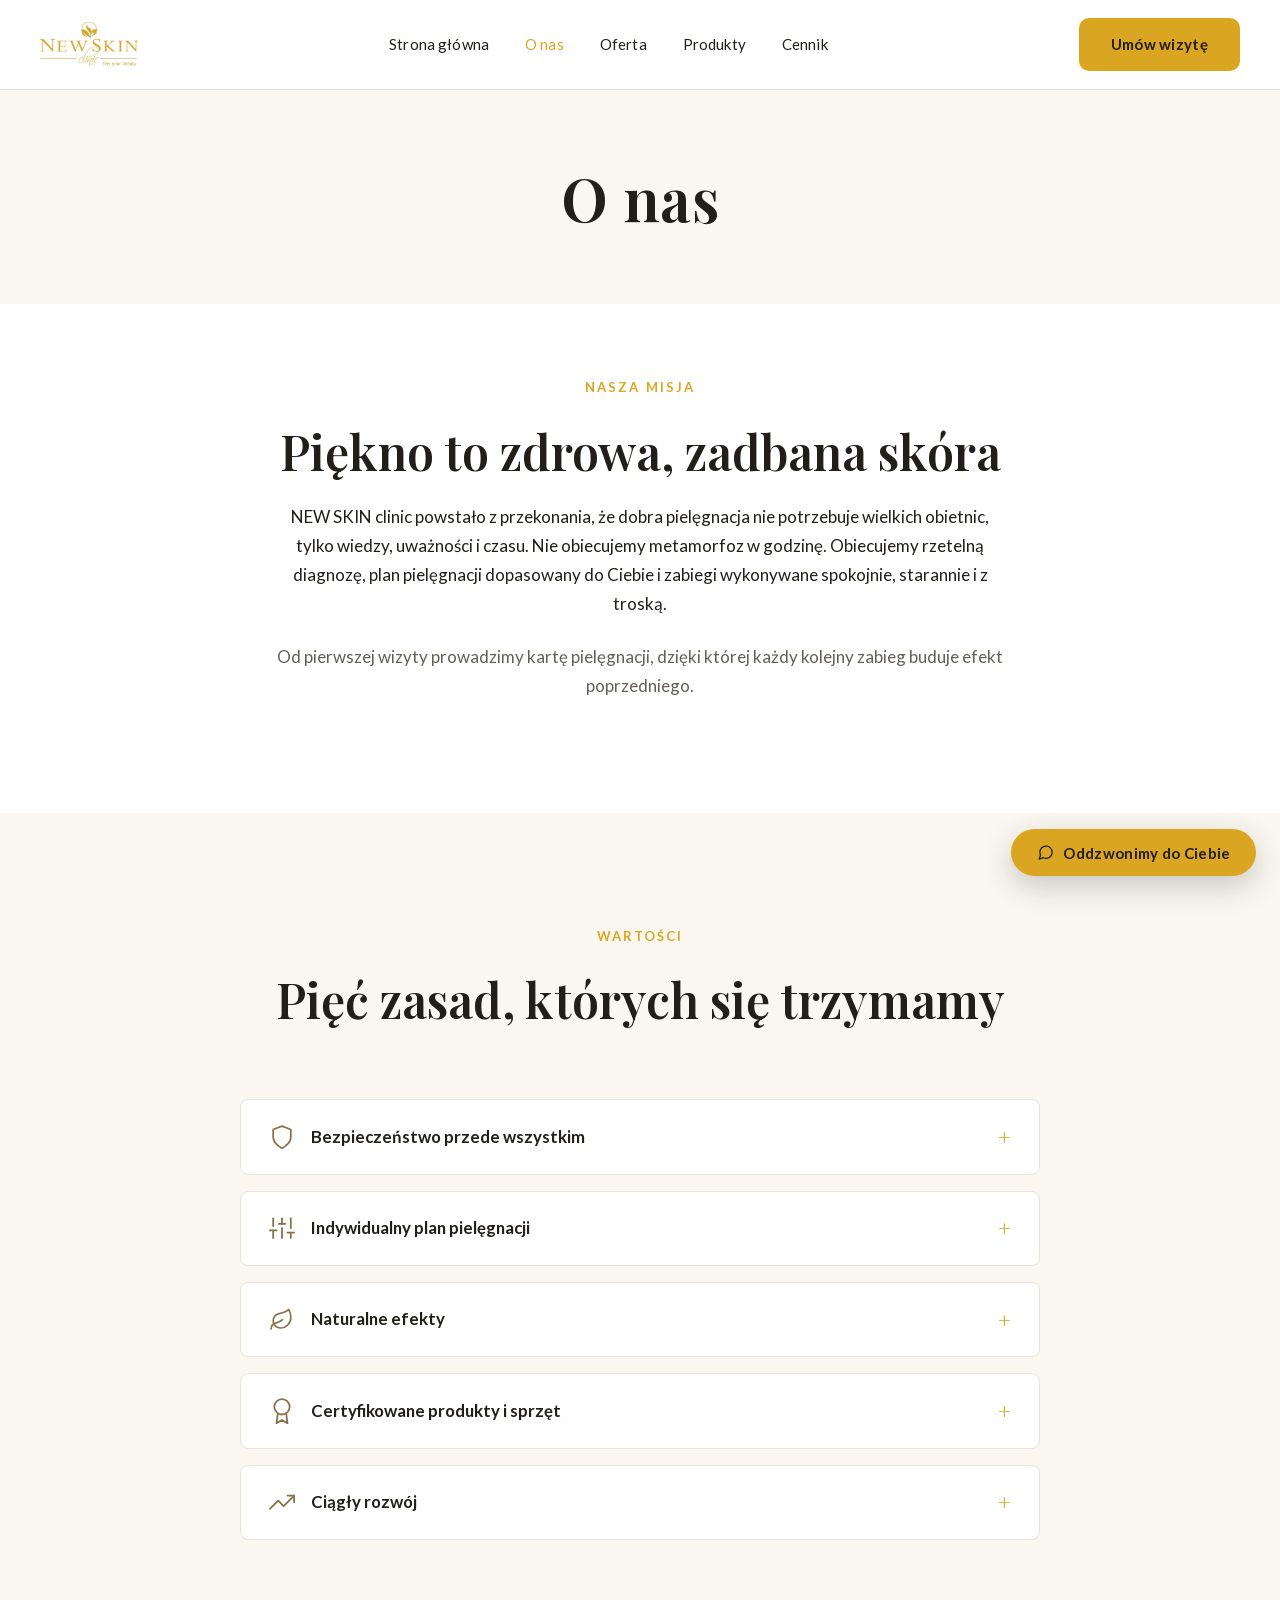
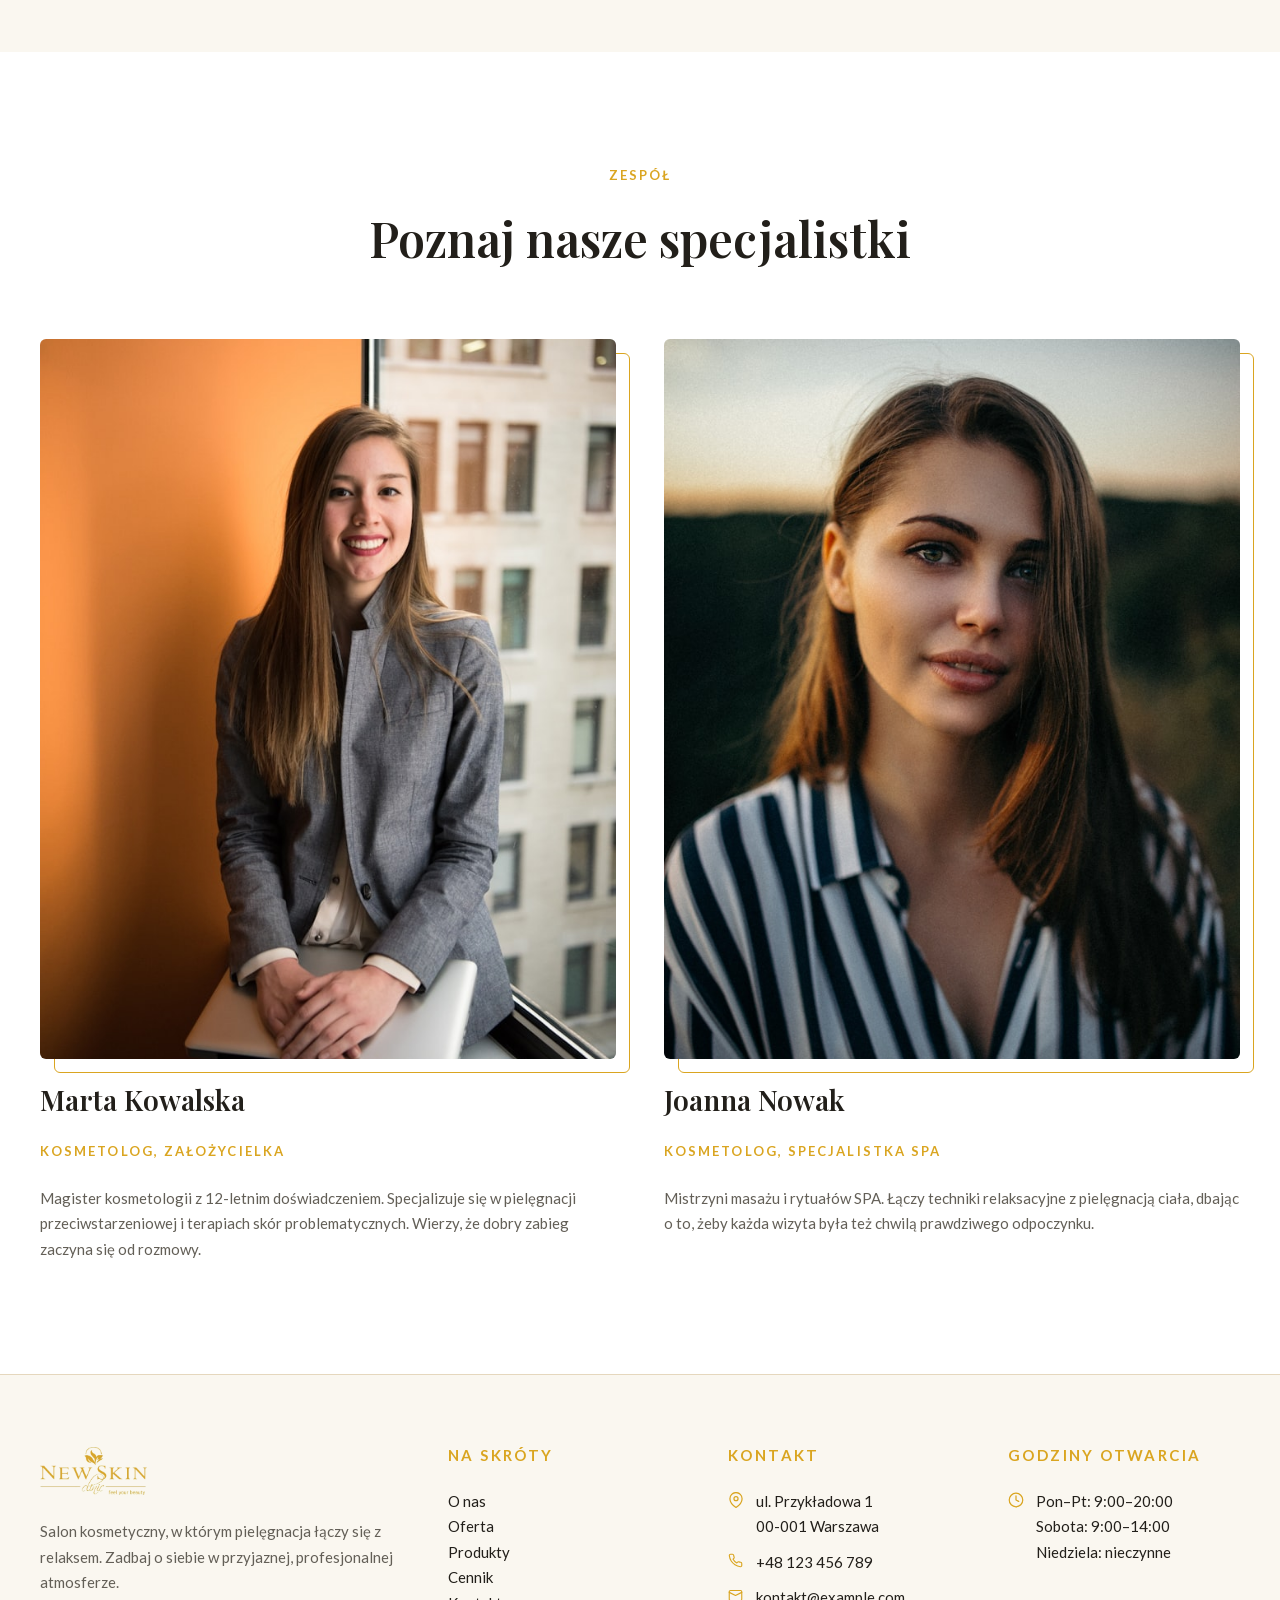
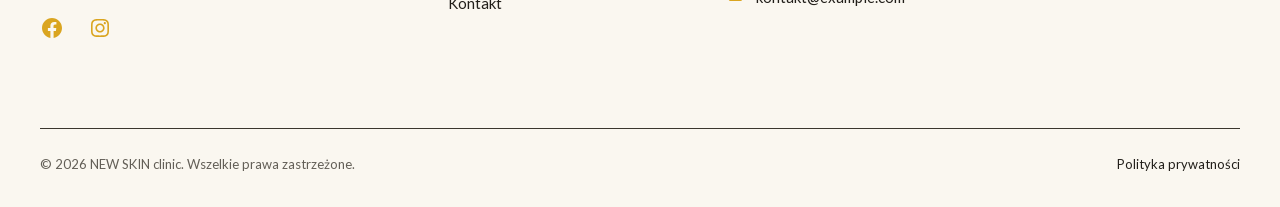
<file: o-nas/index.html>
<!DOCTYPE html>
<html lang="pl-PL">
<head>
	<meta charset="UTF-8" />
	<meta name="viewport" content="width=device-width, initial-scale=1" />
<meta name='robots' content='max-image-preview:large' />
<title>O nas &#8211; NEW SKIN clinic</title>
<link rel="alternate" type="application/rss+xml" title="NEW SKIN clinic &raquo; Kanał z wpisami" href="https://piorkowskikamil.github.io/beauty-clinic-demo/feed/" />
<link rel="alternate" type="application/rss+xml" title="NEW SKIN clinic &raquo; Kanał z komentarzami" href="https://piorkowskikamil.github.io/beauty-clinic-demo/comments/feed/" />
<link rel="alternate" title="oEmbed (JSON)" type="application/json+oembed" href="https://piorkowskikamil.github.io/beauty-clinic-demo/wp-json/oembed/1.0/embed?url=http%3A%2F%2Flocalhost%3A8090%2Fo-nas%2F" />
<link rel="alternate" title="oEmbed (XML)" type="text/xml+oembed" href="https://piorkowskikamil.github.io/beauty-clinic-demo/wp-json/oembed/1.0/embed?url=http%3A%2F%2Flocalhost%3A8090%2Fo-nas%2F&#038;format=xml" />
<style id="wp-img-auto-sizes-contain-inline-css">
img:is([sizes=auto i],[sizes^="auto," i]){contain-intrinsic-size:3000px 1500px}
/*# sourceURL=wp-img-auto-sizes-contain-inline-css */
</style>
<style id="wp-block-site-title-inline-css">
.wp-block-site-title{box-sizing:border-box}.wp-block-site-title :where(a){color:inherit;font-family:inherit;font-size:inherit;font-style:inherit;font-weight:inherit;letter-spacing:inherit;line-height:inherit;text-decoration:inherit}
/*# sourceURL=https://piorkowskikamil.github.io/beauty-clinic-demo/wp-includes/blocks/site-title/style.min.css */
</style>
<style id="wp-block-navigation-link-inline-css">
.wp-block-navigation .wp-block-navigation-item__label{overflow-wrap:break-word}.wp-block-navigation .wp-block-navigation-item__description{display:none}.link-ui-tools{outline:1px solid #f0f0f0;padding:8px}.link-ui-block-inserter{padding-top:8px}.link-ui-block-inserter__back{margin-left:8px;text-transform:uppercase}
/*# sourceURL=https://piorkowskikamil.github.io/beauty-clinic-demo/wp-includes/blocks/navigation-link/style.min.css */
</style>
<link rel='stylesheet' id='wp-block-navigation-css' href='../wp-includes/blocks/navigation/style.min.css' media='all' />
<style id="wp-block-button-inline-css">
.wp-block-button__link{align-content:center;box-sizing:border-box;cursor:pointer;display:inline-block;height:100%;text-align:center;word-break:break-word}.wp-block-button__link.aligncenter{text-align:center}.wp-block-button__link.alignright{text-align:right}:where(.wp-block-button__link){border-radius:9999px;box-shadow:none;padding:calc(.667em + 2px) calc(1.333em + 2px);text-decoration:none}.wp-block-button[style*=text-decoration] .wp-block-button__link{text-decoration:inherit}.wp-block-buttons>.wp-block-button.has-custom-width{max-width:none}.wp-block-buttons>.wp-block-button.has-custom-width .wp-block-button__link{width:100%}.wp-block-buttons>.wp-block-button.has-custom-font-size .wp-block-button__link{font-size:inherit}.wp-block-buttons>.wp-block-button.wp-block-button__width-25{width:calc(25% - var(--wp--style--block-gap, .5em)*.75)}.wp-block-buttons>.wp-block-button.wp-block-button__width-50{width:calc(50% - var(--wp--style--block-gap, .5em)*.5)}.wp-block-buttons>.wp-block-button.wp-block-button__width-75{width:calc(75% - var(--wp--style--block-gap, .5em)*.25)}.wp-block-buttons>.wp-block-button.wp-block-button__width-100{flex-basis:100%;width:100%}.wp-block-buttons.is-vertical>.wp-block-button.wp-block-button__width-25{width:25%}.wp-block-buttons.is-vertical>.wp-block-button.wp-block-button__width-50{width:50%}.wp-block-buttons.is-vertical>.wp-block-button.wp-block-button__width-75{width:75%}.wp-block-button.is-style-squared,.wp-block-button__link.wp-block-button.is-style-squared{border-radius:0}.wp-block-button.no-border-radius,.wp-block-button__link.no-border-radius{border-radius:0!important}:root :where(.wp-block-button .wp-block-button__link.is-style-outline),:root :where(.wp-block-button.is-style-outline>.wp-block-button__link){border:2px solid;padding:.667em 1.333em}:root :where(.wp-block-button .wp-block-button__link.is-style-outline:not(.has-text-color)),:root :where(.wp-block-button.is-style-outline>.wp-block-button__link:not(.has-text-color)){color:currentColor}:root :where(.wp-block-button .wp-block-button__link.is-style-outline:not(.has-background)),:root :where(.wp-block-button.is-style-outline>.wp-block-button__link:not(.has-background)){background-color:initial;background-image:none}
/*# sourceURL=https://piorkowskikamil.github.io/beauty-clinic-demo/wp-includes/blocks/button/style.min.css */
</style>
<style id="wp-block-buttons-inline-css">
.wp-block-buttons{box-sizing:border-box}.wp-block-buttons.is-vertical{flex-direction:column}.wp-block-buttons.is-vertical>.wp-block-button:last-child{margin-bottom:0}.wp-block-buttons>.wp-block-button{display:inline-block;margin:0}.wp-block-buttons.is-content-justification-left{justify-content:flex-start}.wp-block-buttons.is-content-justification-left.is-vertical{align-items:flex-start}.wp-block-buttons.is-content-justification-center{justify-content:center}.wp-block-buttons.is-content-justification-center.is-vertical{align-items:center}.wp-block-buttons.is-content-justification-right{justify-content:flex-end}.wp-block-buttons.is-content-justification-right.is-vertical{align-items:flex-end}.wp-block-buttons.is-content-justification-space-between{justify-content:space-between}.wp-block-buttons.aligncenter{text-align:center}.wp-block-buttons:not(.is-content-justification-space-between,.is-content-justification-right,.is-content-justification-left,.is-content-justification-center) .wp-block-button.aligncenter{margin-left:auto;margin-right:auto;width:100%}.wp-block-buttons[style*=text-decoration] .wp-block-button,.wp-block-buttons[style*=text-decoration] .wp-block-button__link{text-decoration:inherit}.wp-block-buttons.has-custom-font-size .wp-block-button__link{font-size:inherit}.wp-block-buttons .wp-block-button__link{width:100%}.wp-block-button.aligncenter{text-align:center}
/*# sourceURL=https://piorkowskikamil.github.io/beauty-clinic-demo/wp-includes/blocks/buttons/style.min.css */
</style>
<style id="wp-block-group-inline-css">
.wp-block-group{box-sizing:border-box}:where(.wp-block-group.wp-block-group-is-layout-constrained){position:relative}
/*# sourceURL=https://piorkowskikamil.github.io/beauty-clinic-demo/wp-includes/blocks/group/style.min.css */
</style>
<style id="wp-block-post-title-inline-css">
.wp-block-post-title{box-sizing:border-box;word-break:break-word}.wp-block-post-title :where(a){display:inline-block;font-family:inherit;font-size:inherit;font-style:inherit;font-weight:inherit;letter-spacing:inherit;line-height:inherit;text-decoration:inherit}
/*# sourceURL=https://piorkowskikamil.github.io/beauty-clinic-demo/wp-includes/blocks/post-title/style.min.css */
</style>
<style id="wp-block-paragraph-inline-css">
.is-small-text{font-size:.875em}.is-regular-text{font-size:1em}.is-large-text{font-size:2.25em}.is-larger-text{font-size:3em}.has-drop-cap:not(:focus):first-letter{float:left;font-size:8.4em;font-style:normal;font-weight:100;line-height:.68;margin:.05em .1em 0 0;text-transform:uppercase}body.rtl .has-drop-cap:not(:focus):first-letter{float:none;margin-left:.1em}p.has-drop-cap.has-background{overflow:hidden}:root :where(p.has-background){padding:1.25em 2.375em}:where(p.has-text-color:not(.has-link-color)) a{color:inherit}p.has-text-align-left[style*="writing-mode:vertical-lr"],p.has-text-align-right[style*="writing-mode:vertical-rl"]{rotate:180deg}
/*# sourceURL=https://piorkowskikamil.github.io/beauty-clinic-demo/wp-includes/blocks/paragraph/style.min.css */
</style>
<style id="wp-block-heading-inline-css">
h1:where(.wp-block-heading).has-background,h2:where(.wp-block-heading).has-background,h3:where(.wp-block-heading).has-background,h4:where(.wp-block-heading).has-background,h5:where(.wp-block-heading).has-background,h6:where(.wp-block-heading).has-background{padding:1.25em 2.375em}h1.has-text-align-left[style*=writing-mode]:where([style*=vertical-lr]),h1.has-text-align-right[style*=writing-mode]:where([style*=vertical-rl]),h2.has-text-align-left[style*=writing-mode]:where([style*=vertical-lr]),h2.has-text-align-right[style*=writing-mode]:where([style*=vertical-rl]),h3.has-text-align-left[style*=writing-mode]:where([style*=vertical-lr]),h3.has-text-align-right[style*=writing-mode]:where([style*=vertical-rl]),h4.has-text-align-left[style*=writing-mode]:where([style*=vertical-lr]),h4.has-text-align-right[style*=writing-mode]:where([style*=vertical-rl]),h5.has-text-align-left[style*=writing-mode]:where([style*=vertical-lr]),h5.has-text-align-right[style*=writing-mode]:where([style*=vertical-rl]),h6.has-text-align-left[style*=writing-mode]:where([style*=vertical-lr]),h6.has-text-align-right[style*=writing-mode]:where([style*=vertical-rl]){rotate:180deg}
/*# sourceURL=https://piorkowskikamil.github.io/beauty-clinic-demo/wp-includes/blocks/heading/style.min.css */
</style>
<style id="wp-block-spacer-inline-css">
.wp-block-spacer{clear:both}
/*# sourceURL=https://piorkowskikamil.github.io/beauty-clinic-demo/wp-includes/blocks/spacer/style.min.css */
</style>
<style id="wp-block-details-inline-css">
.wp-block-details{box-sizing:border-box}.wp-block-details summary{cursor:pointer}
/*# sourceURL=https://piorkowskikamil.github.io/beauty-clinic-demo/wp-includes/blocks/details/style.min.css */
</style>
<style id="wp-block-image-inline-css">
.wp-block-image>a,.wp-block-image>figure>a{display:inline-block}.wp-block-image img{box-sizing:border-box;height:auto;max-width:100%;vertical-align:bottom}@media not (prefers-reduced-motion){.wp-block-image img.hide{visibility:hidden}.wp-block-image img.show{animation:show-content-image .4s}}.wp-block-image[style*=border-radius] img,.wp-block-image[style*=border-radius]>a{border-radius:inherit}.wp-block-image.has-custom-border img{box-sizing:border-box}.wp-block-image.aligncenter{text-align:center}.wp-block-image.alignfull>a,.wp-block-image.alignwide>a{width:100%}.wp-block-image.alignfull img,.wp-block-image.alignwide img{height:auto;width:100%}.wp-block-image .aligncenter,.wp-block-image .alignleft,.wp-block-image .alignright,.wp-block-image.aligncenter,.wp-block-image.alignleft,.wp-block-image.alignright{display:table}.wp-block-image .aligncenter>figcaption,.wp-block-image .alignleft>figcaption,.wp-block-image .alignright>figcaption,.wp-block-image.aligncenter>figcaption,.wp-block-image.alignleft>figcaption,.wp-block-image.alignright>figcaption{caption-side:bottom;display:table-caption}.wp-block-image .alignleft{float:left;margin:.5em 1em .5em 0}.wp-block-image .alignright{float:right;margin:.5em 0 .5em 1em}.wp-block-image .aligncenter{margin-left:auto;margin-right:auto}.wp-block-image :where(figcaption){margin-bottom:1em;margin-top:.5em}.wp-block-image.is-style-circle-mask img{border-radius:9999px}@supports ((-webkit-mask-image:none) or (mask-image:none)) or (-webkit-mask-image:none){.wp-block-image.is-style-circle-mask img{border-radius:0;-webkit-mask-image:url('data:image/svg+xml;utf8,<svg viewBox="0 0 100 100" xmlns="http://www.w3.org/2000/svg"><circle cx="50" cy="50" r="50"/></svg>');mask-image:url('data:image/svg+xml;utf8,<svg viewBox="0 0 100 100" xmlns="http://www.w3.org/2000/svg"><circle cx="50" cy="50" r="50"/></svg>');mask-mode:alpha;-webkit-mask-position:center;mask-position:center;-webkit-mask-repeat:no-repeat;mask-repeat:no-repeat;-webkit-mask-size:contain;mask-size:contain}}:root :where(.wp-block-image.is-style-rounded img,.wp-block-image .is-style-rounded img){border-radius:9999px}.wp-block-image figure{margin:0}.wp-lightbox-container{display:flex;flex-direction:column;position:relative}.wp-lightbox-container img{cursor:zoom-in}.wp-lightbox-container img:hover+button{opacity:1}.wp-lightbox-container button{align-items:center;backdrop-filter:blur(16px) saturate(180%);background-color:#5a5a5a40;border:none;border-radius:4px;cursor:zoom-in;display:flex;height:20px;justify-content:center;opacity:0;padding:0;position:absolute;right:16px;text-align:center;top:16px;width:20px;z-index:100}@media not (prefers-reduced-motion){.wp-lightbox-container button{transition:opacity .2s ease}}.wp-lightbox-container button:focus-visible{outline:3px auto #5a5a5a40;outline:3px auto -webkit-focus-ring-color;outline-offset:3px}.wp-lightbox-container button:hover{cursor:pointer;opacity:1}.wp-lightbox-container button:focus{opacity:1}.wp-lightbox-container button:focus,.wp-lightbox-container button:hover,.wp-lightbox-container button:not(:hover):not(:active):not(.has-background){background-color:#5a5a5a40;border:none}.wp-lightbox-overlay{box-sizing:border-box;cursor:zoom-out;height:100vh;left:0;overflow:hidden;position:fixed;top:0;visibility:hidden;width:100%;z-index:100000}.wp-lightbox-overlay .wp-lightbox-close-button{align-items:center;cursor:pointer;display:flex;font-family:inherit;gap:8px;justify-content:center;line-height:1;min-height:40px;min-width:40px;padding:0 4px;position:absolute;right:calc(env(safe-area-inset-right) + 16px);top:calc(env(safe-area-inset-top) + 16px);z-index:5000000}.wp-lightbox-overlay .wp-lightbox-close-button:focus,.wp-lightbox-overlay .wp-lightbox-close-button:hover,.wp-lightbox-overlay .wp-lightbox-close-button:not(:hover):not(:active):not(.has-background){background:none;border:none}.wp-lightbox-overlay .wp-lightbox-close-button:has(.wp-lightbox-close-text:not([hidden])) .wp-lightbox-close-icon svg{height:1em;width:1em}.wp-lightbox-overlay .wp-lightbox-close-icon svg{display:block}.wp-lightbox-overlay .wp-lightbox-navigation-button-next,.wp-lightbox-overlay .wp-lightbox-navigation-button-prev{align-items:center;bottom:16px;cursor:pointer;display:flex;font-family:inherit;gap:4px;justify-content:center;line-height:1;min-height:40px;min-width:40px;padding:0 8px;position:absolute;z-index:2000002}.wp-lightbox-overlay .wp-lightbox-navigation-button-next[hidden],.wp-lightbox-overlay .wp-lightbox-navigation-button-prev[hidden]{display:none}@media (min-width:960px){.wp-lightbox-overlay .wp-lightbox-navigation-button-next,.wp-lightbox-overlay .wp-lightbox-navigation-button-prev{bottom:50%;transform:translateY(-50%)}}.wp-lightbox-overlay .wp-lightbox-navigation-button-next:focus,.wp-lightbox-overlay .wp-lightbox-navigation-button-next:hover,.wp-lightbox-overlay .wp-lightbox-navigation-button-next:not(:hover):not(:active):not(.has-background),.wp-lightbox-overlay .wp-lightbox-navigation-button-prev:focus,.wp-lightbox-overlay .wp-lightbox-navigation-button-prev:hover,.wp-lightbox-overlay .wp-lightbox-navigation-button-prev:not(:hover):not(:active):not(.has-background){background:none;border:none;padding:0 8px}.wp-lightbox-overlay .wp-lightbox-navigation-button-next:has(.wp-lightbox-navigation-text:not([hidden])) .wp-lightbox-navigation-icon svg,.wp-lightbox-overlay .wp-lightbox-navigation-button-prev:has(.wp-lightbox-navigation-text:not([hidden])) .wp-lightbox-navigation-icon svg{display:block;height:1.5em;width:1.5em}.wp-lightbox-overlay .wp-lightbox-navigation-button-prev{left:calc(env(safe-area-inset-left) + 16px)}.wp-lightbox-overlay .wp-lightbox-navigation-button-next{right:calc(env(safe-area-inset-right) + 16px)}.wp-lightbox-overlay .wp-lightbox-navigation-icon svg{vertical-align:middle}.wp-lightbox-overlay .lightbox-image-container{height:var(--wp--lightbox-container-height);left:50%;overflow:hidden;position:absolute;top:50%;transform:translate(-50%,-50%);transform-origin:top left;width:var(--wp--lightbox-container-width);z-index:2000001}.wp-lightbox-overlay .wp-block-image{align-items:center;box-sizing:border-box;display:flex;height:100%;justify-content:center;margin:0;position:relative;transform-origin:0 0;width:100%;z-index:3000000}.wp-lightbox-overlay .wp-block-image img{height:var(--wp--lightbox-image-height);min-height:var(--wp--lightbox-image-height);min-width:var(--wp--lightbox-image-width);width:var(--wp--lightbox-image-width)}.wp-lightbox-overlay .wp-block-image figcaption{display:none}.wp-lightbox-overlay button{background:none;border:none}.wp-lightbox-overlay .scrim{background-color:#fff;height:100%;opacity:.9;position:absolute;width:100%;z-index:2000000}.wp-lightbox-overlay.active{visibility:visible}@media not (prefers-reduced-motion){.wp-lightbox-overlay.active{animation:turn-on-visibility .25s both}.wp-lightbox-overlay.active img{animation:turn-on-visibility .35s both}.wp-lightbox-overlay.show-closing-animation:not(.active){animation:turn-off-visibility .35s both}.wp-lightbox-overlay.show-closing-animation:not(.active) img{animation:turn-off-visibility .25s both}.wp-lightbox-overlay.zoom.active{animation:none;opacity:1;visibility:visible}.wp-lightbox-overlay.zoom.active .lightbox-image-container{animation:lightbox-zoom-in .4s}.wp-lightbox-overlay.zoom.active .lightbox-image-container img{animation:none}.wp-lightbox-overlay.zoom.active .scrim{animation:turn-on-visibility .4s forwards}.wp-lightbox-overlay.zoom.show-closing-animation:not(.active){animation:none}.wp-lightbox-overlay.zoom.show-closing-animation:not(.active) .lightbox-image-container{animation:lightbox-zoom-out .4s}.wp-lightbox-overlay.zoom.show-closing-animation:not(.active) .lightbox-image-container img{animation:none}.wp-lightbox-overlay.zoom.show-closing-animation:not(.active) .scrim{animation:turn-off-visibility .4s forwards}}@keyframes show-content-image{0%{visibility:hidden}99%{visibility:hidden}to{visibility:visible}}@keyframes turn-on-visibility{0%{opacity:0}to{opacity:1}}@keyframes turn-off-visibility{0%{opacity:1;visibility:visible}99%{opacity:0;visibility:visible}to{opacity:0;visibility:hidden}}@keyframes lightbox-zoom-in{0%{transform:translate(calc((-100vw + var(--wp--lightbox-scrollbar-width))/2 + var(--wp--lightbox-initial-left-position)),calc(-50vh + var(--wp--lightbox-initial-top-position))) scale(var(--wp--lightbox-scale))}to{transform:translate(-50%,-50%) scale(1)}}@keyframes lightbox-zoom-out{0%{transform:translate(-50%,-50%) scale(1);visibility:visible}99%{visibility:visible}to{transform:translate(calc((-100vw + var(--wp--lightbox-scrollbar-width))/2 + var(--wp--lightbox-initial-left-position)),calc(-50vh + var(--wp--lightbox-initial-top-position))) scale(var(--wp--lightbox-scale));visibility:hidden}}
/*# sourceURL=https://piorkowskikamil.github.io/beauty-clinic-demo/wp-includes/blocks/image/style.min.css */
</style>
<style id="wp-block-columns-inline-css">
.wp-block-columns{box-sizing:border-box;display:flex;flex-wrap:wrap!important}@media (min-width:782px){.wp-block-columns{flex-wrap:nowrap!important}}.wp-block-columns{align-items:normal!important}.wp-block-columns.are-vertically-aligned-top{align-items:flex-start}.wp-block-columns.are-vertically-aligned-center{align-items:center}.wp-block-columns.are-vertically-aligned-bottom{align-items:flex-end}@media (max-width:781px){.wp-block-columns:not(.is-not-stacked-on-mobile)>.wp-block-column{flex-basis:100%!important}}@media (min-width:782px){.wp-block-columns:not(.is-not-stacked-on-mobile)>.wp-block-column{flex-basis:0;flex-grow:1}.wp-block-columns:not(.is-not-stacked-on-mobile)>.wp-block-column[style*=flex-basis]{flex-grow:0}}.wp-block-columns.is-not-stacked-on-mobile{flex-wrap:nowrap!important}.wp-block-columns.is-not-stacked-on-mobile>.wp-block-column{flex-basis:0;flex-grow:1}.wp-block-columns.is-not-stacked-on-mobile>.wp-block-column[style*=flex-basis]{flex-grow:0}:where(.wp-block-columns){margin-bottom:1.75em}:where(.wp-block-columns.has-background){padding:1.25em 2.375em}.wp-block-column{flex-grow:1;min-width:0;overflow-wrap:break-word;word-break:break-word}.wp-block-column.is-vertically-aligned-top{align-self:flex-start}.wp-block-column.is-vertically-aligned-center{align-self:center}.wp-block-column.is-vertically-aligned-bottom{align-self:flex-end}.wp-block-column.is-vertically-aligned-stretch{align-self:stretch}.wp-block-column.is-vertically-aligned-bottom,.wp-block-column.is-vertically-aligned-center,.wp-block-column.is-vertically-aligned-top{width:100%}
/*# sourceURL=https://piorkowskikamil.github.io/beauty-clinic-demo/wp-includes/blocks/columns/style.min.css */
</style>
<style id="wp-block-post-content-inline-css">
.wp-block-post-content{display:flow-root}
/*# sourceURL=https://piorkowskikamil.github.io/beauty-clinic-demo/wp-includes/blocks/post-content/style.min.css */
</style>
<style id="wp-block-social-links-inline-css">
.wp-block-social-links{background:none;box-sizing:border-box;margin-left:0;padding-left:0;padding-right:0;text-indent:0}.wp-block-social-links .wp-social-link a,.wp-block-social-links .wp-social-link a:hover{border-bottom:0;box-shadow:none;text-decoration:none}.wp-block-social-links .wp-social-link svg{height:1em;width:1em}.wp-block-social-links .wp-social-link span:not(.screen-reader-text){font-size:.65em;margin-left:.5em;margin-right:.5em}.wp-block-social-links.has-small-icon-size{font-size:16px}.wp-block-social-links,.wp-block-social-links.has-normal-icon-size{font-size:24px}.wp-block-social-links.has-large-icon-size{font-size:36px}.wp-block-social-links.has-huge-icon-size{font-size:48px}.wp-block-social-links.aligncenter{display:flex;justify-content:center}.wp-block-social-links.alignright{justify-content:flex-end}.wp-block-social-link{border-radius:9999px;display:block}@media not (prefers-reduced-motion){.wp-block-social-link{transition:transform .1s ease}}.wp-block-social-link{height:auto}.wp-block-social-link a{align-items:center;display:flex;line-height:0}.wp-block-social-link:hover{transform:scale(1.1)}.wp-block-social-links .wp-block-social-link.wp-social-link{display:inline-block;margin:0;padding:0}.wp-block-social-links .wp-block-social-link.wp-social-link .wp-block-social-link-anchor,.wp-block-social-links .wp-block-social-link.wp-social-link .wp-block-social-link-anchor svg,.wp-block-social-links .wp-block-social-link.wp-social-link .wp-block-social-link-anchor:active,.wp-block-social-links .wp-block-social-link.wp-social-link .wp-block-social-link-anchor:hover,.wp-block-social-links .wp-block-social-link.wp-social-link .wp-block-social-link-anchor:visited{fill:currentColor;color:currentColor}:where(.wp-block-social-links:not(.is-style-logos-only)) .wp-social-link{background-color:#f0f0f0;color:#444}:where(.wp-block-social-links:not(.is-style-logos-only)) .wp-social-link-amazon{background-color:#f90;color:#fff}:where(.wp-block-social-links:not(.is-style-logos-only)) .wp-social-link-bandcamp{background-color:#1ea0c3;color:#fff}:where(.wp-block-social-links:not(.is-style-logos-only)) .wp-social-link-behance{background-color:#0757fe;color:#fff}:where(.wp-block-social-links:not(.is-style-logos-only)) .wp-social-link-bluesky{background-color:#0a7aff;color:#fff}:where(.wp-block-social-links:not(.is-style-logos-only)) .wp-social-link-codepen{background-color:#1e1f26;color:#fff}:where(.wp-block-social-links:not(.is-style-logos-only)) .wp-social-link-deviantart{background-color:#02e49b;color:#fff}:where(.wp-block-social-links:not(.is-style-logos-only)) .wp-social-link-discord{background-color:#5865f2;color:#fff}:where(.wp-block-social-links:not(.is-style-logos-only)) .wp-social-link-dribbble{background-color:#e94c89;color:#fff}:where(.wp-block-social-links:not(.is-style-logos-only)) .wp-social-link-dropbox{background-color:#4280ff;color:#fff}:where(.wp-block-social-links:not(.is-style-logos-only)) .wp-social-link-etsy{background-color:#f45800;color:#fff}:where(.wp-block-social-links:not(.is-style-logos-only)) .wp-social-link-facebook{background-color:#0866ff;color:#fff}:where(.wp-block-social-links:not(.is-style-logos-only)) .wp-social-link-fivehundredpx{background-color:#000;color:#fff}:where(.wp-block-social-links:not(.is-style-logos-only)) .wp-social-link-flickr{background-color:#0461dd;color:#fff}:where(.wp-block-social-links:not(.is-style-logos-only)) .wp-social-link-foursquare{background-color:#e65678;color:#fff}:where(.wp-block-social-links:not(.is-style-logos-only)) .wp-social-link-github{background-color:#24292d;color:#fff}:where(.wp-block-social-links:not(.is-style-logos-only)) .wp-social-link-goodreads{background-color:#eceadd;color:#382110}:where(.wp-block-social-links:not(.is-style-logos-only)) .wp-social-link-google{background-color:#ea4434;color:#fff}:where(.wp-block-social-links:not(.is-style-logos-only)) .wp-social-link-gravatar{background-color:#1d4fc4;color:#fff}:where(.wp-block-social-links:not(.is-style-logos-only)) .wp-social-link-instagram{background-color:#f00075;color:#fff}:where(.wp-block-social-links:not(.is-style-logos-only)) .wp-social-link-lastfm{background-color:#e21b24;color:#fff}:where(.wp-block-social-links:not(.is-style-logos-only)) .wp-social-link-linkedin{background-color:#0d66c2;color:#fff}:where(.wp-block-social-links:not(.is-style-logos-only)) .wp-social-link-mastodon{background-color:#3288d4;color:#fff}:where(.wp-block-social-links:not(.is-style-logos-only)) .wp-social-link-medium{background-color:#000;color:#fff}:where(.wp-block-social-links:not(.is-style-logos-only)) .wp-social-link-meetup{background-color:#f6405f;color:#fff}:where(.wp-block-social-links:not(.is-style-logos-only)) .wp-social-link-patreon{background-color:#000;color:#fff}:where(.wp-block-social-links:not(.is-style-logos-only)) .wp-social-link-pinterest{background-color:#e60122;color:#fff}:where(.wp-block-social-links:not(.is-style-logos-only)) .wp-social-link-pocket{background-color:#ef4155;color:#fff}:where(.wp-block-social-links:not(.is-style-logos-only)) .wp-social-link-reddit{background-color:#ff4500;color:#fff}:where(.wp-block-social-links:not(.is-style-logos-only)) .wp-social-link-skype{background-color:#0478d7;color:#fff}:where(.wp-block-social-links:not(.is-style-logos-only)) .wp-social-link-snapchat{stroke:#000;background-color:#fefc00;color:#fff}:where(.wp-block-social-links:not(.is-style-logos-only)) .wp-social-link-soundcloud{background-color:#ff5600;color:#fff}:where(.wp-block-social-links:not(.is-style-logos-only)) .wp-social-link-spotify{background-color:#1bd760;color:#fff}:where(.wp-block-social-links:not(.is-style-logos-only)) .wp-social-link-telegram{background-color:#2aabee;color:#fff}:where(.wp-block-social-links:not(.is-style-logos-only)) .wp-social-link-threads{background-color:#000;color:#fff}:where(.wp-block-social-links:not(.is-style-logos-only)) .wp-social-link-tiktok{background-color:#000;color:#fff}:where(.wp-block-social-links:not(.is-style-logos-only)) .wp-social-link-tumblr{background-color:#011835;color:#fff}:where(.wp-block-social-links:not(.is-style-logos-only)) .wp-social-link-twitch{background-color:#6440a4;color:#fff}:where(.wp-block-social-links:not(.is-style-logos-only)) .wp-social-link-twitter{background-color:#1da1f2;color:#fff}:where(.wp-block-social-links:not(.is-style-logos-only)) .wp-social-link-vimeo{background-color:#1eb7ea;color:#fff}:where(.wp-block-social-links:not(.is-style-logos-only)) .wp-social-link-vk{background-color:#4680c2;color:#fff}:where(.wp-block-social-links:not(.is-style-logos-only)) .wp-social-link-wordpress{background-color:#3499cd;color:#fff}:where(.wp-block-social-links:not(.is-style-logos-only)) .wp-social-link-whatsapp{background-color:#25d366;color:#fff}:where(.wp-block-social-links:not(.is-style-logos-only)) .wp-social-link-x{background-color:#000;color:#fff}:where(.wp-block-social-links:not(.is-style-logos-only)) .wp-social-link-yelp{background-color:#d32422;color:#fff}:where(.wp-block-social-links:not(.is-style-logos-only)) .wp-social-link-youtube{background-color:red;color:#fff}:where(.wp-block-social-links.is-style-logos-only) .wp-social-link{background:none}:where(.wp-block-social-links.is-style-logos-only) .wp-social-link svg{height:1.25em;width:1.25em}:where(.wp-block-social-links.is-style-logos-only) .wp-social-link-amazon{color:#f90}:where(.wp-block-social-links.is-style-logos-only) .wp-social-link-bandcamp{color:#1ea0c3}:where(.wp-block-social-links.is-style-logos-only) .wp-social-link-behance{color:#0757fe}:where(.wp-block-social-links.is-style-logos-only) .wp-social-link-bluesky{color:#0a7aff}:where(.wp-block-social-links.is-style-logos-only) .wp-social-link-codepen{color:#1e1f26}:where(.wp-block-social-links.is-style-logos-only) .wp-social-link-deviantart{color:#02e49b}:where(.wp-block-social-links.is-style-logos-only) .wp-social-link-discord{color:#5865f2}:where(.wp-block-social-links.is-style-logos-only) .wp-social-link-dribbble{color:#e94c89}:where(.wp-block-social-links.is-style-logos-only) .wp-social-link-dropbox{color:#4280ff}:where(.wp-block-social-links.is-style-logos-only) .wp-social-link-etsy{color:#f45800}:where(.wp-block-social-links.is-style-logos-only) .wp-social-link-facebook{color:#0866ff}:where(.wp-block-social-links.is-style-logos-only) .wp-social-link-fivehundredpx{color:#000}:where(.wp-block-social-links.is-style-logos-only) .wp-social-link-flickr{color:#0461dd}:where(.wp-block-social-links.is-style-logos-only) .wp-social-link-foursquare{color:#e65678}:where(.wp-block-social-links.is-style-logos-only) .wp-social-link-github{color:#24292d}:where(.wp-block-social-links.is-style-logos-only) .wp-social-link-goodreads{color:#382110}:where(.wp-block-social-links.is-style-logos-only) .wp-social-link-google{color:#ea4434}:where(.wp-block-social-links.is-style-logos-only) .wp-social-link-gravatar{color:#1d4fc4}:where(.wp-block-social-links.is-style-logos-only) .wp-social-link-instagram{color:#f00075}:where(.wp-block-social-links.is-style-logos-only) .wp-social-link-lastfm{color:#e21b24}:where(.wp-block-social-links.is-style-logos-only) .wp-social-link-linkedin{color:#0d66c2}:where(.wp-block-social-links.is-style-logos-only) .wp-social-link-mastodon{color:#3288d4}:where(.wp-block-social-links.is-style-logos-only) .wp-social-link-medium{color:#000}:where(.wp-block-social-links.is-style-logos-only) .wp-social-link-meetup{color:#f6405f}:where(.wp-block-social-links.is-style-logos-only) .wp-social-link-patreon{color:#000}:where(.wp-block-social-links.is-style-logos-only) .wp-social-link-pinterest{color:#e60122}:where(.wp-block-social-links.is-style-logos-only) .wp-social-link-pocket{color:#ef4155}:where(.wp-block-social-links.is-style-logos-only) .wp-social-link-reddit{color:#ff4500}:where(.wp-block-social-links.is-style-logos-only) .wp-social-link-skype{color:#0478d7}:where(.wp-block-social-links.is-style-logos-only) .wp-social-link-snapchat{stroke:#000;color:#fff}:where(.wp-block-social-links.is-style-logos-only) .wp-social-link-soundcloud{color:#ff5600}:where(.wp-block-social-links.is-style-logos-only) .wp-social-link-spotify{color:#1bd760}:where(.wp-block-social-links.is-style-logos-only) .wp-social-link-telegram{color:#2aabee}:where(.wp-block-social-links.is-style-logos-only) .wp-social-link-threads{color:#000}:where(.wp-block-social-links.is-style-logos-only) .wp-social-link-tiktok{color:#000}:where(.wp-block-social-links.is-style-logos-only) .wp-social-link-tumblr{color:#011835}:where(.wp-block-social-links.is-style-logos-only) .wp-social-link-twitch{color:#6440a4}:where(.wp-block-social-links.is-style-logos-only) .wp-social-link-twitter{color:#1da1f2}:where(.wp-block-social-links.is-style-logos-only) .wp-social-link-vimeo{color:#1eb7ea}:where(.wp-block-social-links.is-style-logos-only) .wp-social-link-vk{color:#4680c2}:where(.wp-block-social-links.is-style-logos-only) .wp-social-link-whatsapp{color:#25d366}:where(.wp-block-social-links.is-style-logos-only) .wp-social-link-wordpress{color:#3499cd}:where(.wp-block-social-links.is-style-logos-only) .wp-social-link-x{color:#000}:where(.wp-block-social-links.is-style-logos-only) .wp-social-link-yelp{color:#d32422}:where(.wp-block-social-links.is-style-logos-only) .wp-social-link-youtube{color:red}.wp-block-social-links.is-style-pill-shape .wp-social-link{width:auto}:root :where(.wp-block-social-links .wp-social-link a){padding:.25em}:root :where(.wp-block-social-links.is-style-logos-only .wp-social-link a){padding:0}:root :where(.wp-block-social-links.is-style-pill-shape .wp-social-link a){padding-left:.6666666667em;padding-right:.6666666667em}.wp-block-social-links:not(.has-icon-color):not(.has-icon-background-color) .wp-social-link-snapchat .wp-block-social-link-label{color:#000}
/*# sourceURL=https://piorkowskikamil.github.io/beauty-clinic-demo/wp-includes/blocks/social-links/style.min.css */
</style>
<style id="wp-block-list-inline-css">
ol,ul{box-sizing:border-box}:root :where(.wp-block-list.has-background){padding:1.25em 2.375em}
/*# sourceURL=https://piorkowskikamil.github.io/beauty-clinic-demo/wp-includes/blocks/list/style.min.css */
</style>
<style id="wp-emoji-styles-inline-css">

	img.wp-smiley, img.emoji {
		display: inline !important;
		border: none !important;
		box-shadow: none !important;
		height: 1em !important;
		width: 1em !important;
		margin: 0 0.07em !important;
		vertical-align: -0.1em !important;
		background: none !important;
		padding: 0 !important;
	}
/*# sourceURL=wp-emoji-styles-inline-css */
</style>
<style id="wp-block-library-inline-css">
:root{--wp-block-synced-color:#7a00df;--wp-block-synced-color--rgb:122,0,223;--wp-bound-block-color:var(--wp-block-synced-color);--wp-editor-canvas-background:#ddd;--wp-admin-theme-color:#007cba;--wp-admin-theme-color--rgb:0,124,186;--wp-admin-theme-color-darker-10:#006ba1;--wp-admin-theme-color-darker-10--rgb:0,107,160.5;--wp-admin-theme-color-darker-20:#005a87;--wp-admin-theme-color-darker-20--rgb:0,90,135;--wp-admin-border-width-focus:2px}@media (min-resolution:192dpi){:root{--wp-admin-border-width-focus:1.5px}}.wp-element-button{cursor:pointer}:root .has-very-light-gray-background-color{background-color:#eee}:root .has-very-dark-gray-background-color{background-color:#313131}:root .has-very-light-gray-color{color:#eee}:root .has-very-dark-gray-color{color:#313131}:root .has-vivid-green-cyan-to-vivid-cyan-blue-gradient-background{background:linear-gradient(135deg,#00d084,#0693e3)}:root .has-purple-crush-gradient-background{background:linear-gradient(135deg,#34e2e4,#4721fb 50%,#ab1dfe)}:root .has-hazy-dawn-gradient-background{background:linear-gradient(135deg,#faaca8,#dad0ec)}:root .has-subdued-olive-gradient-background{background:linear-gradient(135deg,#fafae1,#67a671)}:root .has-atomic-cream-gradient-background{background:linear-gradient(135deg,#fdd79a,#004a59)}:root .has-nightshade-gradient-background{background:linear-gradient(135deg,#330968,#31cdcf)}:root .has-midnight-gradient-background{background:linear-gradient(135deg,#020381,#2874fc)}:root{--wp--preset--font-size--normal:16px;--wp--preset--font-size--huge:42px}.has-regular-font-size{font-size:1em}.has-larger-font-size{font-size:2.625em}.has-normal-font-size{font-size:var(--wp--preset--font-size--normal)}.has-huge-font-size{font-size:var(--wp--preset--font-size--huge)}:root .has-text-align-center{text-align:center}:root .has-text-align-left{text-align:left}:root .has-text-align-right{text-align:right}.has-fit-text{white-space:nowrap!important}#end-resizable-editor-section{display:none}.aligncenter{clear:both}.items-justified-left{justify-content:flex-start}.items-justified-center{justify-content:center}.items-justified-right{justify-content:flex-end}.items-justified-space-between{justify-content:space-between}.screen-reader-text{word-wrap:normal!important;border:0;clip-path:inset(50%);height:1px;margin:-1px;overflow:hidden;padding:0;position:absolute;width:1px}.screen-reader-text:focus{background-color:#ddd;clip-path:none;color:#444;display:block;font-size:1em;height:auto;left:5px;line-height:normal;padding:15px 23px 14px;text-decoration:none;top:5px;width:auto;z-index:100000}html :where(.has-border-color){border-style:solid}html :where([style*=border-color]){border-style:solid}html :where([style*=border-top-color]){border-top-style:solid}html :where([style*=border-right-color]){border-right-style:solid}html :where([style*=border-bottom-color]){border-bottom-style:solid}html :where([style*=border-left-color]){border-left-style:solid}html :where([style*=border-width]){border-style:solid}html :where([style*=border-top-width]){border-top-style:solid}html :where([style*=border-right-width]){border-right-style:solid}html :where([style*=border-bottom-width]){border-bottom-style:solid}html :where([style*=border-left-width]){border-left-style:solid}html :where(img[class*=wp-image-]){height:auto;max-width:100%}:where(figure){margin:0 0 1em}html :where(.is-position-sticky){--wp-admin--admin-bar--position-offset:var(--wp-admin--admin-bar--height,0px)}@media screen and (max-width:600px){html :where(.is-position-sticky){--wp-admin--admin-bar--position-offset:0px}}
/*# sourceURL=/wp-includes/css/dist/block-library/common.min.css */
</style>
<style id="global-styles-inline-css">
:root{--wp--preset--aspect-ratio--square: 1;--wp--preset--aspect-ratio--4-3: 4/3;--wp--preset--aspect-ratio--3-4: 3/4;--wp--preset--aspect-ratio--3-2: 3/2;--wp--preset--aspect-ratio--2-3: 2/3;--wp--preset--aspect-ratio--16-9: 16/9;--wp--preset--aspect-ratio--9-16: 9/16;--wp--preset--color--black: #000000;--wp--preset--color--cyan-bluish-gray: #abb8c3;--wp--preset--color--white: #ffffff;--wp--preset--color--pale-pink: #f78da7;--wp--preset--color--vivid-red: #cf2e2e;--wp--preset--color--luminous-vivid-orange: #ff6900;--wp--preset--color--luminous-vivid-amber: #fcb900;--wp--preset--color--light-green-cyan: #7bdcb5;--wp--preset--color--vivid-green-cyan: #00d084;--wp--preset--color--pale-cyan-blue: #8ed1fc;--wp--preset--color--vivid-cyan-blue: #0693e3;--wp--preset--color--vivid-purple: #9b51e0;--wp--preset--color--base: #ffffff;--wp--preset--color--contrast: #221f1a;--wp--preset--color--primary: #c5a572;--wp--preset--color--primary-dark: #8a6f47;--wp--preset--color--secondary: #80e4c8;--wp--preset--color--secondary-soft: #eafaf5;--wp--preset--color--cream: #faf7f0;--wp--preset--color--muted: #635f57;--wp--preset--color--sand: #e8e4dc;--wp--preset--gradient--vivid-cyan-blue-to-vivid-purple: linear-gradient(135deg,rgb(6,147,227) 0%,rgb(155,81,224) 100%);--wp--preset--gradient--light-green-cyan-to-vivid-green-cyan: linear-gradient(135deg,rgb(122,220,180) 0%,rgb(0,208,130) 100%);--wp--preset--gradient--luminous-vivid-amber-to-luminous-vivid-orange: linear-gradient(135deg,rgb(252,185,0) 0%,rgb(255,105,0) 100%);--wp--preset--gradient--luminous-vivid-orange-to-vivid-red: linear-gradient(135deg,rgb(255,105,0) 0%,rgb(207,46,46) 100%);--wp--preset--gradient--very-light-gray-to-cyan-bluish-gray: linear-gradient(135deg,rgb(238,238,238) 0%,rgb(169,184,195) 100%);--wp--preset--gradient--cool-to-warm-spectrum: linear-gradient(135deg,rgb(74,234,220) 0%,rgb(151,120,209) 20%,rgb(207,42,186) 40%,rgb(238,44,130) 60%,rgb(251,105,98) 80%,rgb(254,248,76) 100%);--wp--preset--gradient--blush-light-purple: linear-gradient(135deg,rgb(255,206,236) 0%,rgb(152,150,240) 100%);--wp--preset--gradient--blush-bordeaux: linear-gradient(135deg,rgb(254,205,165) 0%,rgb(254,45,45) 50%,rgb(107,0,62) 100%);--wp--preset--gradient--luminous-dusk: linear-gradient(135deg,rgb(255,203,112) 0%,rgb(199,81,192) 50%,rgb(65,88,208) 100%);--wp--preset--gradient--pale-ocean: linear-gradient(135deg,rgb(255,245,203) 0%,rgb(182,227,212) 50%,rgb(51,167,181) 100%);--wp--preset--gradient--electric-grass: linear-gradient(135deg,rgb(202,248,128) 0%,rgb(113,206,126) 100%);--wp--preset--gradient--midnight: linear-gradient(135deg,rgb(2,3,129) 0%,rgb(40,116,252) 100%);--wp--preset--font-size--small: 0.9375rem;--wp--preset--font-size--medium: 1.0625rem;--wp--preset--font-size--large: clamp(1.125rem, 1.125rem + ((1vw - 0.2rem) * 0.227), 1.25rem);--wp--preset--font-size--x-large: clamp(1.5rem, 1.5rem + ((1vw - 0.2rem) * 0.455), 1.75rem);--wp--preset--font-size--x-small: 0.8125rem;--wp--preset--font-size--xx-large: clamp(2rem, 2rem + ((1vw - 0.2rem) * 1.818), 3rem);--wp--preset--font-size--huge: clamp(2.5rem, 2.5rem + ((1vw - 0.2rem) * 2.273), 3.75rem);--wp--preset--font-family--body: 'Lato', -apple-system, 'Segoe UI', sans-serif;--wp--preset--font-family--heading: 'Playfair Display', Georgia, serif;--wp--preset--spacing--20: 0.75rem;--wp--preset--spacing--30: 1.25rem;--wp--preset--spacing--40: 2rem;--wp--preset--spacing--50: clamp(2.75rem, 6vw, 4.5rem);--wp--preset--spacing--60: clamp(4.5rem, 9vw, 7rem);--wp--preset--spacing--70: 3.38rem;--wp--preset--spacing--80: 5.06rem;--wp--preset--spacing--10: 0.5rem;--wp--preset--shadow--natural: 6px 6px 9px rgba(0, 0, 0, 0.2);--wp--preset--shadow--deep: 12px 12px 50px rgba(0, 0, 0, 0.4);--wp--preset--shadow--sharp: 6px 6px 0px rgba(0, 0, 0, 0.2);--wp--preset--shadow--outlined: 6px 6px 0px -3px rgb(255, 255, 255), 6px 6px rgb(0, 0, 0);--wp--preset--shadow--crisp: 6px 6px 0px rgb(0, 0, 0);}:root { --wp--style--global--content-size: 46rem;--wp--style--global--wide-size: 75rem; }:where(body) { margin: 0; }.wp-site-blocks { padding-top: var(--wp--style--root--padding-top); padding-bottom: var(--wp--style--root--padding-bottom); }.has-global-padding { padding-right: var(--wp--style--root--padding-right); padding-left: var(--wp--style--root--padding-left); }.has-global-padding > .alignfull { margin-right: calc(var(--wp--style--root--padding-right) * -1); margin-left: calc(var(--wp--style--root--padding-left) * -1); }.has-global-padding :where(:not(.alignfull.is-layout-flow) > .has-global-padding:not(.wp-block-block, .alignfull)) { padding-right: 0; padding-left: 0; }.has-global-padding :where(:not(.alignfull.is-layout-flow) > .has-global-padding:not(.wp-block-block, .alignfull)) > .alignfull { margin-left: 0; margin-right: 0; }.wp-site-blocks > .alignleft { float: left; margin-right: 2em; }.wp-site-blocks > .alignright { float: right; margin-left: 2em; }.wp-site-blocks > .aligncenter { justify-content: center; margin-left: auto; margin-right: auto; }:where(.wp-site-blocks) > * { margin-block-start: 1.5rem; margin-block-end: 0; }:where(.wp-site-blocks) > :first-child { margin-block-start: 0; }:where(.wp-site-blocks) > :last-child { margin-block-end: 0; }:root { --wp--style--block-gap: 1.5rem; }:root :where(.is-layout-flow) > :first-child{margin-block-start: 0;}:root :where(.is-layout-flow) > :last-child{margin-block-end: 0;}:root :where(.is-layout-flow) > *{margin-block-start: 1.5rem;margin-block-end: 0;}:root :where(.is-layout-constrained) > :first-child{margin-block-start: 0;}:root :where(.is-layout-constrained) > :last-child{margin-block-end: 0;}:root :where(.is-layout-constrained) > *{margin-block-start: 1.5rem;margin-block-end: 0;}:root :where(.is-layout-flex){gap: 1.5rem;}:root :where(.is-layout-grid){gap: 1.5rem;}.is-layout-flow > .alignleft{float: left;margin-inline-start: 0;margin-inline-end: 2em;}.is-layout-flow > .alignright{float: right;margin-inline-start: 2em;margin-inline-end: 0;}.is-layout-flow > .aligncenter{margin-left: auto !important;margin-right: auto !important;}.is-layout-constrained > .alignleft{float: left;margin-inline-start: 0;margin-inline-end: 2em;}.is-layout-constrained > .alignright{float: right;margin-inline-start: 2em;margin-inline-end: 0;}.is-layout-constrained > .aligncenter{margin-left: auto !important;margin-right: auto !important;}.is-layout-constrained > :where(:not(.alignleft):not(.alignright):not(.alignfull)){max-width: var(--wp--style--global--content-size);margin-left: auto !important;margin-right: auto !important;}.is-layout-constrained > .alignwide{max-width: var(--wp--style--global--wide-size);}body .is-layout-flex{display: flex;}.is-layout-flex{flex-wrap: wrap;align-items: center;}.is-layout-flex > :is(*, div){margin: 0;}body .is-layout-grid{display: grid;}.is-layout-grid > :is(*, div){margin: 0;}body{background-color: var(--wp--preset--color--base);color: var(--wp--preset--color--contrast);font-family: var(--wp--preset--font-family--body);font-size: var(--wp--preset--font-size--medium);font-weight: 400;line-height: 1.7;--wp--style--root--padding-top: 0px;--wp--style--root--padding-right: clamp(1.25rem, 4vw, 2.5rem);--wp--style--root--padding-bottom: 0px;--wp--style--root--padding-left: clamp(1.25rem, 4vw, 2.5rem);}a:where(:not(.wp-element-button)){color: var(--wp--preset--color--primary-dark);}:root :where(a:where(:not(.wp-element-button)):hover){color: var(--wp--preset--color--contrast);}h1, h2, h3, h4, h5, h6{color: var(--wp--preset--color--contrast);font-family: var(--wp--preset--font-family--heading);font-weight: 600;line-height: 1.18;}h1{font-size: var(--wp--preset--font-size--huge);}h2{font-size: var(--wp--preset--font-size--xx-large);}h3{font-size: var(--wp--preset--font-size--x-large);}h4{font-size: var(--wp--preset--font-size--large);}:root :where(.wp-element-button, .wp-block-button__link){background-color: var(--wp--preset--color--primary);border-radius: 999px;border-width: 0;color: var(--wp--preset--color--contrast);font-family: var(--wp--preset--font-family--body);font-size: var(--wp--preset--font-size--small);font-style: inherit;font-weight: 700;letter-spacing: 0.02em;line-height: inherit;padding-top: 0.85rem;padding-right: 2rem;padding-bottom: 0.85rem;padding-left: 2rem;text-decoration: none;text-transform: inherit;}:root :where(.wp-element-button:hover, .wp-block-button__link:hover){background-color: var(--wp--preset--color--contrast);color: var(--wp--preset--color--base);}.has-black-color{color: var(--wp--preset--color--black) !important;}.has-cyan-bluish-gray-color{color: var(--wp--preset--color--cyan-bluish-gray) !important;}.has-white-color{color: var(--wp--preset--color--white) !important;}.has-pale-pink-color{color: var(--wp--preset--color--pale-pink) !important;}.has-vivid-red-color{color: var(--wp--preset--color--vivid-red) !important;}.has-luminous-vivid-orange-color{color: var(--wp--preset--color--luminous-vivid-orange) !important;}.has-luminous-vivid-amber-color{color: var(--wp--preset--color--luminous-vivid-amber) !important;}.has-light-green-cyan-color{color: var(--wp--preset--color--light-green-cyan) !important;}.has-vivid-green-cyan-color{color: var(--wp--preset--color--vivid-green-cyan) !important;}.has-pale-cyan-blue-color{color: var(--wp--preset--color--pale-cyan-blue) !important;}.has-vivid-cyan-blue-color{color: var(--wp--preset--color--vivid-cyan-blue) !important;}.has-vivid-purple-color{color: var(--wp--preset--color--vivid-purple) !important;}.has-base-color{color: var(--wp--preset--color--base) !important;}.has-contrast-color{color: var(--wp--preset--color--contrast) !important;}.has-primary-color{color: var(--wp--preset--color--primary) !important;}.has-primary-dark-color{color: var(--wp--preset--color--primary-dark) !important;}.has-secondary-color{color: var(--wp--preset--color--secondary) !important;}.has-secondary-soft-color{color: var(--wp--preset--color--secondary-soft) !important;}.has-cream-color{color: var(--wp--preset--color--cream) !important;}.has-muted-color{color: var(--wp--preset--color--muted) !important;}.has-sand-color{color: var(--wp--preset--color--sand) !important;}.has-black-background-color{background-color: var(--wp--preset--color--black) !important;}.has-cyan-bluish-gray-background-color{background-color: var(--wp--preset--color--cyan-bluish-gray) !important;}.has-white-background-color{background-color: var(--wp--preset--color--white) !important;}.has-pale-pink-background-color{background-color: var(--wp--preset--color--pale-pink) !important;}.has-vivid-red-background-color{background-color: var(--wp--preset--color--vivid-red) !important;}.has-luminous-vivid-orange-background-color{background-color: var(--wp--preset--color--luminous-vivid-orange) !important;}.has-luminous-vivid-amber-background-color{background-color: var(--wp--preset--color--luminous-vivid-amber) !important;}.has-light-green-cyan-background-color{background-color: var(--wp--preset--color--light-green-cyan) !important;}.has-vivid-green-cyan-background-color{background-color: var(--wp--preset--color--vivid-green-cyan) !important;}.has-pale-cyan-blue-background-color{background-color: var(--wp--preset--color--pale-cyan-blue) !important;}.has-vivid-cyan-blue-background-color{background-color: var(--wp--preset--color--vivid-cyan-blue) !important;}.has-vivid-purple-background-color{background-color: var(--wp--preset--color--vivid-purple) !important;}.has-base-background-color{background-color: var(--wp--preset--color--base) !important;}.has-contrast-background-color{background-color: var(--wp--preset--color--contrast) !important;}.has-primary-background-color{background-color: var(--wp--preset--color--primary) !important;}.has-primary-dark-background-color{background-color: var(--wp--preset--color--primary-dark) !important;}.has-secondary-background-color{background-color: var(--wp--preset--color--secondary) !important;}.has-secondary-soft-background-color{background-color: var(--wp--preset--color--secondary-soft) !important;}.has-cream-background-color{background-color: var(--wp--preset--color--cream) !important;}.has-muted-background-color{background-color: var(--wp--preset--color--muted) !important;}.has-sand-background-color{background-color: var(--wp--preset--color--sand) !important;}.has-black-border-color{border-color: var(--wp--preset--color--black) !important;}.has-cyan-bluish-gray-border-color{border-color: var(--wp--preset--color--cyan-bluish-gray) !important;}.has-white-border-color{border-color: var(--wp--preset--color--white) !important;}.has-pale-pink-border-color{border-color: var(--wp--preset--color--pale-pink) !important;}.has-vivid-red-border-color{border-color: var(--wp--preset--color--vivid-red) !important;}.has-luminous-vivid-orange-border-color{border-color: var(--wp--preset--color--luminous-vivid-orange) !important;}.has-luminous-vivid-amber-border-color{border-color: var(--wp--preset--color--luminous-vivid-amber) !important;}.has-light-green-cyan-border-color{border-color: var(--wp--preset--color--light-green-cyan) !important;}.has-vivid-green-cyan-border-color{border-color: var(--wp--preset--color--vivid-green-cyan) !important;}.has-pale-cyan-blue-border-color{border-color: var(--wp--preset--color--pale-cyan-blue) !important;}.has-vivid-cyan-blue-border-color{border-color: var(--wp--preset--color--vivid-cyan-blue) !important;}.has-vivid-purple-border-color{border-color: var(--wp--preset--color--vivid-purple) !important;}.has-base-border-color{border-color: var(--wp--preset--color--base) !important;}.has-contrast-border-color{border-color: var(--wp--preset--color--contrast) !important;}.has-primary-border-color{border-color: var(--wp--preset--color--primary) !important;}.has-primary-dark-border-color{border-color: var(--wp--preset--color--primary-dark) !important;}.has-secondary-border-color{border-color: var(--wp--preset--color--secondary) !important;}.has-secondary-soft-border-color{border-color: var(--wp--preset--color--secondary-soft) !important;}.has-cream-border-color{border-color: var(--wp--preset--color--cream) !important;}.has-muted-border-color{border-color: var(--wp--preset--color--muted) !important;}.has-sand-border-color{border-color: var(--wp--preset--color--sand) !important;}.has-vivid-cyan-blue-to-vivid-purple-gradient-background{background: var(--wp--preset--gradient--vivid-cyan-blue-to-vivid-purple) !important;}.has-light-green-cyan-to-vivid-green-cyan-gradient-background{background: var(--wp--preset--gradient--light-green-cyan-to-vivid-green-cyan) !important;}.has-luminous-vivid-amber-to-luminous-vivid-orange-gradient-background{background: var(--wp--preset--gradient--luminous-vivid-amber-to-luminous-vivid-orange) !important;}.has-luminous-vivid-orange-to-vivid-red-gradient-background{background: var(--wp--preset--gradient--luminous-vivid-orange-to-vivid-red) !important;}.has-very-light-gray-to-cyan-bluish-gray-gradient-background{background: var(--wp--preset--gradient--very-light-gray-to-cyan-bluish-gray) !important;}.has-cool-to-warm-spectrum-gradient-background{background: var(--wp--preset--gradient--cool-to-warm-spectrum) !important;}.has-blush-light-purple-gradient-background{background: var(--wp--preset--gradient--blush-light-purple) !important;}.has-blush-bordeaux-gradient-background{background: var(--wp--preset--gradient--blush-bordeaux) !important;}.has-luminous-dusk-gradient-background{background: var(--wp--preset--gradient--luminous-dusk) !important;}.has-pale-ocean-gradient-background{background: var(--wp--preset--gradient--pale-ocean) !important;}.has-electric-grass-gradient-background{background: var(--wp--preset--gradient--electric-grass) !important;}.has-midnight-gradient-background{background: var(--wp--preset--gradient--midnight) !important;}.has-small-font-size{font-size: var(--wp--preset--font-size--small) !important;}.has-medium-font-size{font-size: var(--wp--preset--font-size--medium) !important;}.has-large-font-size{font-size: var(--wp--preset--font-size--large) !important;}.has-x-large-font-size{font-size: var(--wp--preset--font-size--x-large) !important;}.has-x-small-font-size{font-size: var(--wp--preset--font-size--x-small) !important;}.has-xx-large-font-size{font-size: var(--wp--preset--font-size--xx-large) !important;}.has-huge-font-size{font-size: var(--wp--preset--font-size--huge) !important;}.has-body-font-family{font-family: var(--wp--preset--font-family--body) !important;}.has-heading-font-family{font-family: var(--wp--preset--font-family--heading) !important;}
:root :where(.wp-block-navigation){font-size: var(--wp--preset--font-size--small);font-weight: 400;letter-spacing: 0.01em;}
/*# sourceURL=global-styles-inline-css */
</style>
<style id="core-block-supports-inline-css">
.wp-container-core-navigation-is-layout-0caefaff{gap:2.25rem;justify-content:center;}.wp-container-core-group-is-layout-c24ceac7{flex-wrap:nowrap;justify-content:space-between;align-items:center;}.wp-container-core-group-is-layout-aa50a3a3 > :where(:not(.alignleft):not(.alignright):not(.alignfull)){max-width:75rem;margin-left:auto !important;margin-right:auto !important;}.wp-container-core-group-is-layout-aa50a3a3 > .alignwide{max-width:75rem;}.wp-container-core-group-is-layout-aa50a3a3 .alignfull{max-width:none;}.wp-container-core-group-is-layout-29f928e4 > :where(:not(.alignleft):not(.alignright):not(.alignfull)){max-width:50rem;margin-left:auto !important;margin-right:auto !important;}.wp-container-core-group-is-layout-29f928e4 > .alignwide{max-width:50rem;}.wp-container-core-group-is-layout-29f928e4 .alignfull{max-width:none;}.wp-container-core-group-is-layout-29f928e4 > *{margin-block-start:0;margin-block-end:0;}.wp-container-core-group-is-layout-29f928e4 > * + *{margin-block-start:1rem;margin-block-end:0;}.wp-container-core-group-is-layout-2a728030 > :where(:not(.alignleft):not(.alignright):not(.alignfull)){max-width:75rem;margin-left:auto !important;margin-right:auto !important;}.wp-container-core-group-is-layout-2a728030 > .alignwide{max-width:75rem;}.wp-container-core-group-is-layout-2a728030 .alignfull{max-width:none;}.wp-container-core-columns-is-layout-86559df1{flex-wrap:nowrap;gap:1.5rem 3rem;}.wp-container-core-group-is-layout-dc17e807{justify-content:space-between;}.wp-container-core-group-is-layout-6722ca0f > :where(:not(.alignleft):not(.alignright):not(.alignfull)){max-width:75rem;margin-left:auto !important;margin-right:auto !important;}.wp-container-core-group-is-layout-6722ca0f > .alignwide{max-width:75rem;}.wp-container-core-group-is-layout-6722ca0f .alignfull{max-width:none;}
/*# sourceURL=core-block-supports-inline-css */
</style>
<style id="wp-block-template-skip-link-inline-css">
/*! This file is auto-generated */
.skip-link.screen-reader-text{border:0;clip-path:inset(50%);height:1px;margin:-1px;overflow:hidden;padding:0;position:absolute!important;width:1px;word-wrap:normal!important;word-break:normal!important}.skip-link.screen-reader-text:focus{background-color:#eee;clip-path:none;color:#444;display:block;font-size:1em;height:auto;left:5px;line-height:normal;padding:15px 23px 14px;text-decoration:none;top:5px;width:auto;z-index:100000}
/*# sourceURL=/wp-includes/css/wp-block-template-skip-link.min.css */
</style>
<link rel='stylesheet' id='contact-form-7-css' href='../wp-content/plugins/contact-form-7/includes/css/styles.css' media='all' />
<link rel='stylesheet' id='beauty-clinic-custom-css' href='../wp-content/themes/beauty-clinic/assets/css/custom.css' media='all' />
<link rel="https://api.w.org/" href="https://piorkowskikamil.github.io/beauty-clinic-demo/wp-json/" /><link rel="alternate" title="JSON" type="application/json" href="https://piorkowskikamil.github.io/beauty-clinic-demo/wp-json/wp/v2/pages/6" /><link rel="EditURI" type="application/rsd+xml" title="RSD" href="https://piorkowskikamil.github.io/beauty-clinic-demo/xmlrpc.php?rsd" />
<meta name="generator" content="WordPress 7.0" />
<link rel="canonical" href="index.html" />
<link rel='shortlink' href='https://piorkowskikamil.github.io/beauty-clinic-demo/?p=6' />
<script id="wp-importmap" type="importmap">
{"imports":{"@wordpress/interactivity":"https://piorkowskikamil.github.io/beauty-clinic-demo/wp-includes/js/dist/script-modules/interactivity/index.min.js"}}
</script>
<link rel="modulepreload" href="../wp-includes/js/dist/script-modules/interactivity/index.min.js" id="@wordpress/interactivity-js-modulepreload" fetchpriority="low">
<style class="wp-fonts-local">
@font-face{font-family:Lato;font-style:normal;font-weight:300;font-display:swap;src:url('../wp-content/themes/beauty-clinic/assets/fonts/lato-300-latin.woff2') format('woff2');unicode-range:U+0000-00FF, U+0131, U+0152-0153, U+02BB-02BC, U+02C6, U+02DA, U+02DC, U+0304, U+0308, U+0329, U+2000-206F, U+20AC, U+2122, U+2191, U+2193, U+2212, U+2215, U+FEFF, U+FFFD;}
@font-face{font-family:Lato;font-style:normal;font-weight:300;font-display:swap;src:url('../wp-content/themes/beauty-clinic/assets/fonts/lato-300-latin-ext.woff2') format('woff2');unicode-range:U+0100-02BA, U+02BD-02C5, U+02C7-02CC, U+02CE-02D7, U+02DD-02FF, U+0304, U+0308, U+0329, U+1D00-1DBF, U+1E00-1E9F, U+1EF2-1EFF, U+2020, U+20A0-20AB, U+20AD-20C0, U+2113, U+2C60-2C7F, U+A720-A7FF;}
@font-face{font-family:Lato;font-style:normal;font-weight:400;font-display:swap;src:url('../wp-content/themes/beauty-clinic/assets/fonts/lato-400-latin.woff2') format('woff2');unicode-range:U+0000-00FF, U+0131, U+0152-0153, U+02BB-02BC, U+02C6, U+02DA, U+02DC, U+0304, U+0308, U+0329, U+2000-206F, U+20AC, U+2122, U+2191, U+2193, U+2212, U+2215, U+FEFF, U+FFFD;}
@font-face{font-family:Lato;font-style:normal;font-weight:400;font-display:swap;src:url('../wp-content/themes/beauty-clinic/assets/fonts/lato-400-latin-ext.woff2') format('woff2');unicode-range:U+0100-02BA, U+02BD-02C5, U+02C7-02CC, U+02CE-02D7, U+02DD-02FF, U+0304, U+0308, U+0329, U+1D00-1DBF, U+1E00-1E9F, U+1EF2-1EFF, U+2020, U+20A0-20AB, U+20AD-20C0, U+2113, U+2C60-2C7F, U+A720-A7FF;}
@font-face{font-family:Lato;font-style:normal;font-weight:700;font-display:swap;src:url('../wp-content/themes/beauty-clinic/assets/fonts/lato-700-latin.woff2') format('woff2');unicode-range:U+0000-00FF, U+0131, U+0152-0153, U+02BB-02BC, U+02C6, U+02DA, U+02DC, U+0304, U+0308, U+0329, U+2000-206F, U+20AC, U+2122, U+2191, U+2193, U+2212, U+2215, U+FEFF, U+FFFD;}
@font-face{font-family:Lato;font-style:normal;font-weight:700;font-display:swap;src:url('../wp-content/themes/beauty-clinic/assets/fonts/lato-700-latin-ext.woff2') format('woff2');unicode-range:U+0100-02BA, U+02BD-02C5, U+02C7-02CC, U+02CE-02D7, U+02DD-02FF, U+0304, U+0308, U+0329, U+1D00-1DBF, U+1E00-1E9F, U+1EF2-1EFF, U+2020, U+20A0-20AB, U+20AD-20C0, U+2113, U+2C60-2C7F, U+A720-A7FF;}
@font-face{font-family:"Playfair Display";font-style:normal;font-weight:400 700;font-display:swap;src:url('../wp-content/themes/beauty-clinic/assets/fonts/playfair-display-400700-latin.woff2') format('woff2');unicode-range:U+0000-00FF, U+0131, U+0152-0153, U+02BB-02BC, U+02C6, U+02DA, U+02DC, U+0304, U+0308, U+0329, U+2000-206F, U+20AC, U+2122, U+2191, U+2193, U+2212, U+2215, U+FEFF, U+FFFD;}
@font-face{font-family:"Playfair Display";font-style:normal;font-weight:400 700;font-display:swap;src:url('../wp-content/themes/beauty-clinic/assets/fonts/playfair-display-400700-latin-ext.woff2') format('woff2');unicode-range:U+0100-02BA, U+02BD-02C5, U+02C7-02CC, U+02CE-02D7, U+02DD-02FF, U+0304, U+0308, U+0329, U+1D00-1DBF, U+1E00-1E9F, U+1EF2-1EFF, U+2020, U+20A0-20AB, U+20AD-20C0, U+2113, U+2C60-2C7F, U+A720-A7FF;}
@font-face{font-family:"Playfair Display";font-style:italic;font-weight:400 700;font-display:swap;src:url('../wp-content/themes/beauty-clinic/assets/fonts/playfair-display-italic-400700-latin.woff2') format('woff2');unicode-range:U+0000-00FF, U+0131, U+0152-0153, U+02BB-02BC, U+02C6, U+02DA, U+02DC, U+0304, U+0308, U+0329, U+2000-206F, U+20AC, U+2122, U+2191, U+2193, U+2212, U+2215, U+FEFF, U+FFFD;}
@font-face{font-family:"Playfair Display";font-style:italic;font-weight:400 700;font-display:swap;src:url('../wp-content/themes/beauty-clinic/assets/fonts/playfair-display-italic-400700-latin-ext.woff2') format('woff2');unicode-range:U+0100-02BA, U+02BD-02C5, U+02C7-02CC, U+02CE-02D7, U+02DD-02FF, U+0304, U+0308, U+0329, U+1D00-1DBF, U+1E00-1E9F, U+1EF2-1EFF, U+2020, U+20A0-20AB, U+20AD-20C0, U+2113, U+2C60-2C7F, U+A720-A7FF;}
</style>
</head>

<body class="wp-singular page-template-default page page-id-6 wp-embed-responsive wp-theme-beauty-clinic">

<a class="skip-link screen-reader-text" id="wp-skip-link" href="index.html#wp--skip-link--target">Przejdź do treści</a><div class="wp-site-blocks"><header class="wp-block-template-part">
<div class="wp-block-group bc-site-header has-global-padding is-layout-constrained wp-container-core-group-is-layout-aa50a3a3 wp-block-group-is-layout-constrained" style="padding-top:1.125rem;padding-bottom:1.125rem">
<div class="wp-block-group alignwide is-content-justification-space-between is-nowrap is-layout-flex wp-container-core-group-is-layout-c24ceac7 wp-block-group-is-layout-flex"><p class="bc-site-brand wp-block-site-title"><a href="../index.html" target="_self" rel="home"><img class="bc-logo" src="../wp-content/themes/beauty-clinic/assets/img/logo.png" alt="NEW SKIN clinic" /></a></p>

<nav class="is-responsive items-justified-center wp-block-navigation is-content-justification-center is-layout-flex wp-container-core-navigation-is-layout-0caefaff wp-block-navigation-is-layout-flex" 
		 data-wp-interactive="core/navigation" data-wp-context='{"overlayOpenedBy":{"click":false,"hover":false,"focus":false},"type":"overlay","roleAttribute":"","ariaLabel":"Menu"}'><button aria-haspopup="dialog" aria-label="Rozwiń menu" class="wp-block-navigation__responsive-container-open" 
				data-wp-on--click="actions.openMenuOnClick"
				data-wp-on--keydown="actions.handleMenuKeydown"
			><svg width="24" height="24" xmlns="http://www.w3.org/2000/svg" viewBox="0 0 24 24" aria-hidden="true" focusable="false"><path d="M4 7.5h16v1.5H4z"></path><path d="M4 15h16v1.5H4z"></path></svg></button>
				<div class="wp-block-navigation__responsive-container has-text-color has-contrast-color has-background has-base-background-color"  id="modal-1" 
				data-wp-class--has-modal-open="state.isMenuOpen"
				data-wp-class--is-menu-open="state.isMenuOpen"
				data-wp-watch="callbacks.initMenu"
				data-wp-on--keydown="actions.handleMenuKeydown"
				data-wp-on--focusout="actions.handleMenuFocusout"
				tabindex="-1"
			>
					<div class="wp-block-navigation__responsive-close" tabindex="-1">
						<div class="wp-block-navigation__responsive-dialog" 
				data-wp-bind--aria-modal="state.ariaModal"
				data-wp-bind--aria-label="state.ariaLabel"
				data-wp-bind--role="state.roleAttribute"
			>
							<button aria-label="Zamknij menu" class="wp-block-navigation__responsive-container-close" 
				data-wp-on--click="actions.closeMenuOnClick"
			><svg xmlns="http://www.w3.org/2000/svg" viewBox="0 0 24 24" width="24" height="24" aria-hidden="true" focusable="false"><path d="m13.06 12 6.47-6.47-1.06-1.06L12 10.94 5.53 4.47 4.47 5.53 10.94 12l-6.47 6.47 1.06 1.06L12 13.06l6.47 6.47 1.06-1.06L13.06 12Z"></path></svg></button>
							<div class="wp-block-navigation__responsive-container-content" 
				data-wp-watch="callbacks.focusFirstElement"
			 id="modal-1-content">
								<ul class="wp-block-navigation__container is-responsive items-justified-center wp-block-navigation"><li class="wp-block-navigation-item wp-block-navigation-link"><a class="wp-block-navigation-item__content"  href="../index.html"><span class="wp-block-navigation-item__label">Strona główna</span></a></li><li class="wp-block-navigation-item current-menu-item wp-block-navigation-link"><a class="wp-block-navigation-item__content"  href="../o-nas/index.html" aria-current="page"><span class="wp-block-navigation-item__label">O nas</span></a></li><li class="wp-block-navigation-item wp-block-navigation-link"><a class="wp-block-navigation-item__content"  href="../oferta/index.html"><span class="wp-block-navigation-item__label">Oferta</span></a></li><li class="wp-block-navigation-item wp-block-navigation-link"><a class="wp-block-navigation-item__content"  href="../produkty/index.html"><span class="wp-block-navigation-item__label">Produkty</span></a></li><li class="wp-block-navigation-item wp-block-navigation-link"><a class="wp-block-navigation-item__content"  href="../cennik/index.html"><span class="wp-block-navigation-item__label">Cennik</span></a></li></ul>
								
							</div>
						</div>
					</div>
				</div></nav>


<div class="wp-block-buttons is-layout-flex wp-block-buttons-is-layout-flex">
<div class="wp-block-button bc-header-cta"><a class="wp-block-button__link wp-element-button" href="../kontakt/index.html">Umów wizytę</a></div>
</div>
</div>
</div>

</header>


<main id="wp--skip-link--target" class="wp-block-group has-global-padding is-layout-constrained wp-block-group-is-layout-constrained">
<div class="wp-block-group alignfull has-cream-background-color has-background has-global-padding is-layout-constrained wp-block-group-is-layout-constrained" style="padding-top:var(--wp--preset--spacing--50);padding-bottom:var(--wp--preset--spacing--50)"><h1 class="has-text-align-center wp-block-post-title">O nas</h1></div>


<div class="entry-content alignfull wp-block-post-content has-global-padding is-layout-constrained wp-block-post-content-is-layout-constrained">
<div class="wp-block-group alignfull has-global-padding is-layout-constrained wp-block-group-is-layout-constrained" style="padding-top:var(--wp--preset--spacing--50);padding-bottom:var(--wp--preset--spacing--60)">
<p class="has-text-align-center bc-eyebrow wp-block-paragraph">Nasza misja</p>



<h2 class="wp-block-heading has-text-align-center">Piękno to zdrowa, zadbana skóra</h2>



<p class="has-text-align-center wp-block-paragraph">NEW SKIN clinic powstało z przekonania, że dobra pielęgnacja nie potrzebuje wielkich obietnic, tylko wiedzy, uważności i czasu. Nie obiecujemy metamorfoz w godzinę. Obiecujemy rzetelną diagnozę, plan pielęgnacji dopasowany do Ciebie i zabiegi wykonywane spokojnie, starannie i z troską.</p>



<p class="has-text-align-center has-muted-color has-text-color wp-block-paragraph">Od pierwszej wizyty prowadzimy kartę pielęgnacji, dzięki której każdy kolejny zabieg buduje efekt poprzedniego.</p>
</div>



<div class="wp-block-group alignfull has-cream-background-color has-background has-global-padding is-layout-constrained wp-container-core-group-is-layout-2a728030 wp-block-group-is-layout-constrained" style="padding-top:var(--wp--preset--spacing--60);padding-bottom:var(--wp--preset--spacing--60)">
<p class="has-text-align-center bc-eyebrow wp-block-paragraph">Wartości</p>



<h2 class="wp-block-heading has-text-align-center">Pięć zasad, których się trzymamy</h2>



<div style="height:1.5rem" aria-hidden="true" class="wp-block-spacer"></div>



<div class="wp-block-group has-global-padding is-layout-constrained wp-container-core-group-is-layout-29f928e4 wp-block-group-is-layout-constrained">
<details class="wp-block-details bc-zasada bc-zasada--shield is-layout-flow wp-block-details-is-layout-flow"><summary>Bezpieczeństwo przede wszystkim</summary>
<p class="has-muted-color has-text-color has-small-font-size wp-block-paragraph">Wywiad, diagnoza i dobór zabiegu zawsze poprzedzają pielęgnację. Jeśli zabieg nie jest dla Ciebie, powiemy to wprost.</p>
</details>



<details class="wp-block-details bc-zasada bc-zasada--plan is-layout-flow wp-block-details-is-layout-flow"><summary>Indywidualny plan pielęgnacji</summary>
<p class="has-muted-color has-text-color has-small-font-size wp-block-paragraph">Nie ma dwóch takich samych skór. Plan zabiegów układamy pod Twoje potrzeby, tryb życia i budżet.</p>
</details>



<details class="wp-block-details bc-zasada bc-zasada--leaf is-layout-flow wp-block-details-is-layout-flow"><summary>Naturalne efekty</summary>
<p class="has-muted-color has-text-color has-small-font-size wp-block-paragraph">Podkreślamy to, co w Tobie najlepsze, bez sztucznych, przerysowanych rezultatów.</p>
</details>



<details class="wp-block-details bc-zasada bc-zasada--award is-layout-flow wp-block-details-is-layout-flow"><summary>Certyfikowane produkty i sprzęt</summary>
<p class="has-muted-color has-text-color has-small-font-size wp-block-paragraph">Pracujemy wyłącznie na dermokosmetykach o udokumentowanym działaniu i na atestowanych urządzeniach.</p>
</details>



<details class="wp-block-details bc-zasada bc-zasada--rozwoj is-layout-flow wp-block-details-is-layout-flow"><summary>Ciągły rozwój</summary>
<p class="has-muted-color has-text-color has-small-font-size wp-block-paragraph">Regularne szkolenia i kursy to u nas standard, bo kosmetologia idzie do przodu, a my razem z nią.</p>
</details>
</div>
</div>



<div class="wp-block-group alignfull has-global-padding is-layout-constrained wp-container-core-group-is-layout-2a728030 wp-block-group-is-layout-constrained" style="padding-top:var(--wp--preset--spacing--60);padding-bottom:var(--wp--preset--spacing--60)">
<p class="has-text-align-center bc-eyebrow wp-block-paragraph">Zespół</p>



<h2 class="wp-block-heading has-text-align-center">Poznaj nasze specjalistki</h2>



<div style="height:1.5rem" aria-hidden="true" class="wp-block-spacer"></div>



<div class="wp-block-columns alignwide is-layout-flex wp-container-core-columns-is-layout-86559df1 wp-block-columns-is-layout-flex">
<div class="wp-block-column is-layout-flow wp-block-column-is-layout-flow">
<figure class="wp-block-image size-full bc-rounded bc-portrait"><img decoding="async" src="../wp-content/themes/beauty-clinic/assets/images/zespol-1.jpg" alt="Marta Kowalska, kosmetolog i założycielka NEW SKIN clinic"/></figure>



<h3 class="wp-block-heading has-x-large-font-size">Marta Kowalska</h3>



<p class="bc-eyebrow wp-block-paragraph">Kosmetolog, założycielka</p>



<p class="has-muted-color has-text-color has-small-font-size wp-block-paragraph">Magister kosmetologii z 12-letnim doświadczeniem. Specjalizuje się w pielęgnacji przeciwstarzeniowej i terapiach skór problematycznych. Wierzy, że dobry zabieg zaczyna się od rozmowy.</p>
</div>



<div class="wp-block-column is-layout-flow wp-block-column-is-layout-flow">
<figure class="wp-block-image size-full bc-rounded bc-portrait"><img loading="lazy" decoding="async" src="../wp-content/themes/beauty-clinic/assets/images/zespol-2.jpg" alt="Joanna Nowak, kosmetolog i specjalistka SPA"/></figure>



<h3 class="wp-block-heading has-x-large-font-size">Joanna Nowak</h3>



<p class="bc-eyebrow wp-block-paragraph">Kosmetolog, specjalistka SPA</p>



<p class="has-muted-color has-text-color has-small-font-size wp-block-paragraph">Mistrzyni masażu i rytuałów SPA. Łączy techniki relaksacyjne z pielęgnacją ciała, dbając o to, żeby każda wizyta była też chwilą prawdziwego odpoczynku.</p>
</div>
</div>
</div>
</div></main>


<footer class="wp-block-template-part">
<div class="wp-block-group alignfull bc-site-footer has-contrast-color has-cream-background-color has-text-color has-background has-global-padding is-layout-constrained wp-container-core-group-is-layout-6722ca0f wp-block-group-is-layout-constrained" style="padding-top:var(--wp--preset--spacing--50);padding-bottom:var(--wp--preset--spacing--40)">
<div class="wp-block-columns alignwide is-layout-flex wp-container-core-columns-is-layout-86559df1 wp-block-columns-is-layout-flex">
<div class="wp-block-column is-layout-flow wp-block-column-is-layout-flow" style="flex-basis:30%">
<h2 class="wp-block-heading has-base-color has-text-color has-x-large-font-size" style="font-weight:700"><a href="../index.html" aria-label="NEW SKIN clinic — strona główna"><img class="bc-footer-logo" src="../wp-content/themes/beauty-clinic/assets/img/logo.png" alt="NEW SKIN clinic" /></a></h2>



<p class="has-sand-color has-text-color has-small-font-size wp-block-paragraph">Salon kosmetyczny, w którym pielęgnacja łączy się z relaksem. Zadbaj o siebie w przyjaznej, profesjonalnej atmosferze.</p>



<ul class="wp-block-social-links has-icon-color is-style-logos-only is-layout-flex wp-block-social-links-is-layout-flex"><li style="color:var(--wp--preset--color--primary)" class="wp-social-link wp-social-link-facebook has-primary-color wp-block-social-link"><a href="https://www.facebook.com/" class="wp-block-social-link-anchor"><svg width="24" height="24" viewBox="0 0 24 24" version="1.1" xmlns="http://www.w3.org/2000/svg" aria-hidden="true" focusable="false"><path d="M12 2C6.5 2 2 6.5 2 12c0 5 3.7 9.1 8.4 9.9v-7H7.9V12h2.5V9.8c0-2.5 1.5-3.9 3.8-3.9 1.1 0 2.2.2 2.2.2v2.5h-1.3c-1.2 0-1.6.8-1.6 1.6V12h2.8l-.4 2.9h-2.3v7C18.3 21.1 22 17 22 12c0-5.5-4.5-10-10-10z"></path></svg><span class="wp-block-social-link-label screen-reader-text">Facebook</span></a></li>

<li style="color:var(--wp--preset--color--primary)" class="wp-social-link wp-social-link-instagram has-primary-color wp-block-social-link"><a href="https://www.instagram.com/" class="wp-block-social-link-anchor"><svg width="24" height="24" viewBox="0 0 24 24" version="1.1" xmlns="http://www.w3.org/2000/svg" aria-hidden="true" focusable="false"><path d="M12,4.622c2.403,0,2.688,0.009,3.637,0.052c0.877,0.04,1.354,0.187,1.671,0.31c0.42,0.163,0.72,0.358,1.035,0.673 c0.315,0.315,0.51,0.615,0.673,1.035c0.123,0.317,0.27,0.794,0.31,1.671c0.043,0.949,0.052,1.234,0.052,3.637 s-0.009,2.688-0.052,3.637c-0.04,0.877-0.187,1.354-0.31,1.671c-0.163,0.42-0.358,0.72-0.673,1.035 c-0.315,0.315-0.615,0.51-1.035,0.673c-0.317,0.123-0.794,0.27-1.671,0.31c-0.949,0.043-1.233,0.052-3.637,0.052 s-2.688-0.009-3.637-0.052c-0.877-0.04-1.354-0.187-1.671-0.31c-0.42-0.163-0.72-0.358-1.035-0.673 c-0.315-0.315-0.51-0.615-0.673-1.035c-0.123-0.317-0.27-0.794-0.31-1.671C4.631,14.688,4.622,14.403,4.622,12 s0.009-2.688,0.052-3.637c0.04-0.877,0.187-1.354,0.31-1.671c0.163-0.42,0.358-0.72,0.673-1.035 c0.315-0.315,0.615-0.51,1.035-0.673c0.317-0.123,0.794-0.27,1.671-0.31C9.312,4.631,9.597,4.622,12,4.622 M12,3 C9.556,3,9.249,3.01,8.289,3.054C7.331,3.098,6.677,3.25,6.105,3.472C5.513,3.702,5.011,4.01,4.511,4.511 c-0.5,0.5-0.808,1.002-1.038,1.594C3.25,6.677,3.098,7.331,3.054,8.289C3.01,9.249,3,9.556,3,12c0,2.444,0.01,2.751,0.054,3.711 c0.044,0.958,0.196,1.612,0.418,2.185c0.23,0.592,0.538,1.094,1.038,1.594c0.5,0.5,1.002,0.808,1.594,1.038 c0.572,0.222,1.227,0.375,2.185,0.418C9.249,20.99,9.556,21,12,21s2.751-0.01,3.711-0.054c0.958-0.044,1.612-0.196,2.185-0.418 c0.592-0.23,1.094-0.538,1.594-1.038c0.5-0.5,0.808-1.002,1.038-1.594c0.222-0.572,0.375-1.227,0.418-2.185 C20.99,14.751,21,14.444,21,12s-0.01-2.751-0.054-3.711c-0.044-0.958-0.196-1.612-0.418-2.185c-0.23-0.592-0.538-1.094-1.038-1.594 c-0.5-0.5-1.002-0.808-1.594-1.038c-0.572-0.222-1.227-0.375-2.185-0.418C14.751,3.01,14.444,3,12,3L12,3z M12,7.378 c-2.552,0-4.622,2.069-4.622,4.622S9.448,16.622,12,16.622s4.622-2.069,4.622-4.622S14.552,7.378,12,7.378z M12,15 c-1.657,0-3-1.343-3-3s1.343-3,3-3s3,1.343,3,3S13.657,15,12,15z M16.804,6.116c-0.596,0-1.08,0.484-1.08,1.08 s0.484,1.08,1.08,1.08c0.596,0,1.08-0.484,1.08-1.08S17.401,6.116,16.804,6.116z"></path></svg><span class="wp-block-social-link-label screen-reader-text">Instagram</span></a></li></ul>
</div>



<div class="wp-block-column is-layout-flow wp-block-column-is-layout-flow">
<h3 class="wp-block-heading bc-eyebrow has-small-font-size">Na skróty</h3>



<ul style="padding-left:0" class="wp-block-list is-style-default has-small-font-size">
<li><a href="index.html">O nas</a></li>



<li><a href="../oferta/index.html">Oferta</a></li>



<li><a href="../produkty/index.html">Produkty</a></li>



<li><a href="../cennik/index.html">Cennik</a></li>



<li><a href="../kontakt/index.html">Kontakt</a></li>
</ul>
</div>



<div class="wp-block-column is-layout-flow wp-block-column-is-layout-flow">
<h3 class="wp-block-heading bc-eyebrow has-small-font-size">Kontakt</h3>



<p class="bc-ico bc-ico-pin has-small-font-size wp-block-paragraph"><a href="../kontakt/index.html#mapa">ul. Przykładowa 1<br>00-001 Warszawa</a></p>



<p class="bc-ico bc-ico-phone has-small-font-size wp-block-paragraph"><a href="tel:+48123456789">+48 123 456 789</a></p>



<p class="bc-ico bc-ico-mail has-small-font-size wp-block-paragraph"><a href="mailto:kontakt@example.com">kontakt@example.com</a></p>
</div>



<div class="wp-block-column is-layout-flow wp-block-column-is-layout-flow">
<h3 class="wp-block-heading bc-eyebrow has-small-font-size">Godziny otwarcia</h3>



<p class="bc-ico bc-ico-clock has-small-font-size wp-block-paragraph">Pon–Pt: 9:00–20:00<br>Sobota: 9:00–14:00<br>Niedziela: nieczynne</p>
</div>
</div>



<div style="height:2.5rem" aria-hidden="true" class="wp-block-spacer"></div>



<div class="wp-block-group alignwide is-content-justification-space-between is-layout-flex wp-container-core-group-is-layout-dc17e807 wp-block-group-is-layout-flex" style="border-top-color:#3a362e;border-top-width:1px;padding-top:1.5rem">
<p class="has-sand-color has-text-color has-x-small-font-size wp-block-paragraph">© 2026 NEW SKIN clinic. Wszelkie prawa zastrzeżone.</p>



<p class="has-x-small-font-size wp-block-paragraph"><a href="../polityka-prywatnosci/index.html">Polityka prywatności</a></p>
</div>
</div>

</footer>
</div>
<script type="speculationrules">
{"prefetch":[{"source":"document","where":{"and":[{"href_matches":"/*"},{"not":{"href_matches":["/wp-*.php","/wp-admin/*","/wp-content/uploads/*","/wp-content/*","/wp-content/plugins/*","/wp-content/themes/beauty-clinic/*","/*\\?(.+)"]}},{"not":{"selector_matches":"a[rel~=\"nofollow\"]"}},{"not":{"selector_matches":".no-prefetch, .no-prefetch a"}}]},"eagerness":"conservative"}]}
</script>
<script data-wp-router-options="{&quot;loadOnClientNavigation&quot;:true}" fetchpriority="low" id="@wordpress/block-library/navigation/view-js-module" src="../wp-includes/js/dist/script-modules/block-library/navigation/view.min.js" type="module"></script>
<script id="wp-hooks-js" src="../wp-includes/js/dist/hooks.min.js"></script>
<script id="wp-i18n-js" src="../wp-includes/js/dist/i18n.min.js"></script>
<script id="wp-i18n-js-after">
wp.i18n.setLocaleData( { 'text direction\u0004ltr': [ 'ltr' ] } );
//# sourceURL=wp-i18n-js-after
</script>
<script id="swv-js" src="../wp-content/plugins/contact-form-7/includes/swv/js/index.js"></script>
<script id="contact-form-7-js-translations">
( function( domain, translations ) {
	var localeData = translations.locale_data[ domain ] || translations.locale_data.messages;
	localeData[""].domain = domain;
	wp.i18n.setLocaleData( localeData, domain );
} )( "contact-form-7", {"translation-revision-date":"2025-12-11 12:03:49+0000","generator":"GlotPress\/4.0.3","domain":"messages","locale_data":{"messages":{"":{"domain":"messages","plural-forms":"nplurals=3; plural=(n == 1) ? 0 : ((n % 10 >= 2 && n % 10 <= 4 && (n % 100 < 12 || n % 100 > 14)) ? 1 : 2);","lang":"pl"},"This contact form is placed in the wrong place.":["Ten formularz kontaktowy zosta\u0142 umieszczony w niew\u0142a\u015bciwym miejscu."],"Error:":["B\u0142\u0105d:"]}},"comment":{"reference":"includes\/js\/index.js"}} );
//# sourceURL=contact-form-7-js-translations
</script>
<script id="contact-form-7-js-before">
var wpcf7 = {
    "api": {
        "root": "https:\/\/piorkowskikamil.github.io\/beauty-clinic-demo\/wp-json\/",
        "namespace": "contact-form-7\/v1"
    }
};
//# sourceURL=contact-form-7-js-before
</script>
<script id="contact-form-7-js" src="../wp-content/plugins/contact-form-7/includes/js/index.js"></script>
<script data-wp-strategy="defer" defer id="beauty-clinic-reveal-js" src="../wp-content/themes/beauty-clinic/assets/js/reveal.js"></script>
<script id="wp-emoji-settings" type="application/json">
{"baseUrl":"https://s.w.org/images/core/emoji/17.0.2/72x72/","ext":".png","svgUrl":"https://s.w.org/images/core/emoji/17.0.2/svg/","svgExt":".svg","source":{"concatemoji":"https://piorkowskikamil.github.io/beauty-clinic-demo/wp-includes/js/wp-emoji-release.min.js"}}
</script>
<script type="module">
/*! This file is auto-generated */
const a=JSON.parse(document.getElementById("wp-emoji-settings").textContent),o=(window._wpemojiSettings=a,"wpEmojiSettingsSupports"),s=["flag","emoji"];function i(e){try{var t={supportTests:e,timestamp:(new Date).valueOf()};sessionStorage.setItem(o,JSON.stringify(t))}catch(e){}}function c(e,t,n){e.clearRect(0,0,e.canvas.width,e.canvas.height),e.fillText(t,0,0);t=new Uint32Array(e.getImageData(0,0,e.canvas.width,e.canvas.height).data);e.clearRect(0,0,e.canvas.width,e.canvas.height),e.fillText(n,0,0);const a=new Uint32Array(e.getImageData(0,0,e.canvas.width,e.canvas.height).data);return t.every((e,t)=>e===a[t])}function p(e,t){e.clearRect(0,0,e.canvas.width,e.canvas.height),e.fillText(t,0,0);var n=e.getImageData(16,16,1,1);for(let e=0;e<n.data.length;e++)if(0!==n.data[e])return!1;return!0}function u(e,t,n,a){switch(t){case"flag":return n(e,"\ud83c\udff3\ufe0f\u200d\u26a7\ufe0f","\ud83c\udff3\ufe0f\u200b\u26a7\ufe0f")?!1:!n(e,"\ud83c\udde8\ud83c\uddf6","\ud83c\udde8\u200b\ud83c\uddf6")&&!n(e,"\ud83c\udff4\udb40\udc67\udb40\udc62\udb40\udc65\udb40\udc6e\udb40\udc67\udb40\udc7f","\ud83c\udff4\u200b\udb40\udc67\u200b\udb40\udc62\u200b\udb40\udc65\u200b\udb40\udc6e\u200b\udb40\udc67\u200b\udb40\udc7f");case"emoji":return!a(e,"\ud83e\u1fac8")}return!1}function f(e,t,n,a){let r;const o=(r="undefined"!=typeof WorkerGlobalScope&&self instanceof WorkerGlobalScope?new OffscreenCanvas(300,150):document.createElement("canvas")).getContext("2d",{willReadFrequently:!0}),s=(o.textBaseline="top",o.font="600 32px Arial",{});return e.forEach(e=>{s[e]=t(o,e,n,a)}),s}function r(e){var t=document.createElement("script");t.src=e,t.defer=!0,document.head.appendChild(t)}a.supports={everything:!0,everythingExceptFlag:!0},new Promise(t=>{let n=function(){try{var e=JSON.parse(sessionStorage.getItem(o));if("object"==typeof e&&"number"==typeof e.timestamp&&(new Date).valueOf()<e.timestamp+604800&&"object"==typeof e.supportTests)return e.supportTests}catch(e){}return null}();if(!n){if("undefined"!=typeof Worker&&"undefined"!=typeof OffscreenCanvas&&"undefined"!=typeof URL&&URL.createObjectURL&&"undefined"!=typeof Blob)try{var e="postMessage("+f.toString()+"("+[JSON.stringify(s),u.toString(),c.toString(),p.toString()].join(",")+"));",a=new Blob([e],{type:"text/javascript"});const r=new Worker(URL.createObjectURL(a),{name:"wpTestEmojiSupports"});return void(r.onmessage=e=>{i(n=e.data),r.terminate(),t(n)})}catch(e){}i(n=f(s,u,c,p))}t(n)}).then(e=>{for(const n in e)a.supports[n]=e[n],a.supports.everything=a.supports.everything&&a.supports[n],"flag"!==n&&(a.supports.everythingExceptFlag=a.supports.everythingExceptFlag&&a.supports[n]);var t;a.supports.everythingExceptFlag=a.supports.everythingExceptFlag&&!a.supports.flag,a.supports.everything||((t=a.source||{}).concatemoji?r(t.concatemoji):t.wpemoji&&t.twemoji&&(r(t.twemoji),r(t.wpemoji)))});
//# sourceURL=https://piorkowskikamil.github.io/beauty-clinic-demo/wp-includes/js/wp-emoji-loader.min.js
</script>
</body>
</html>
</file>
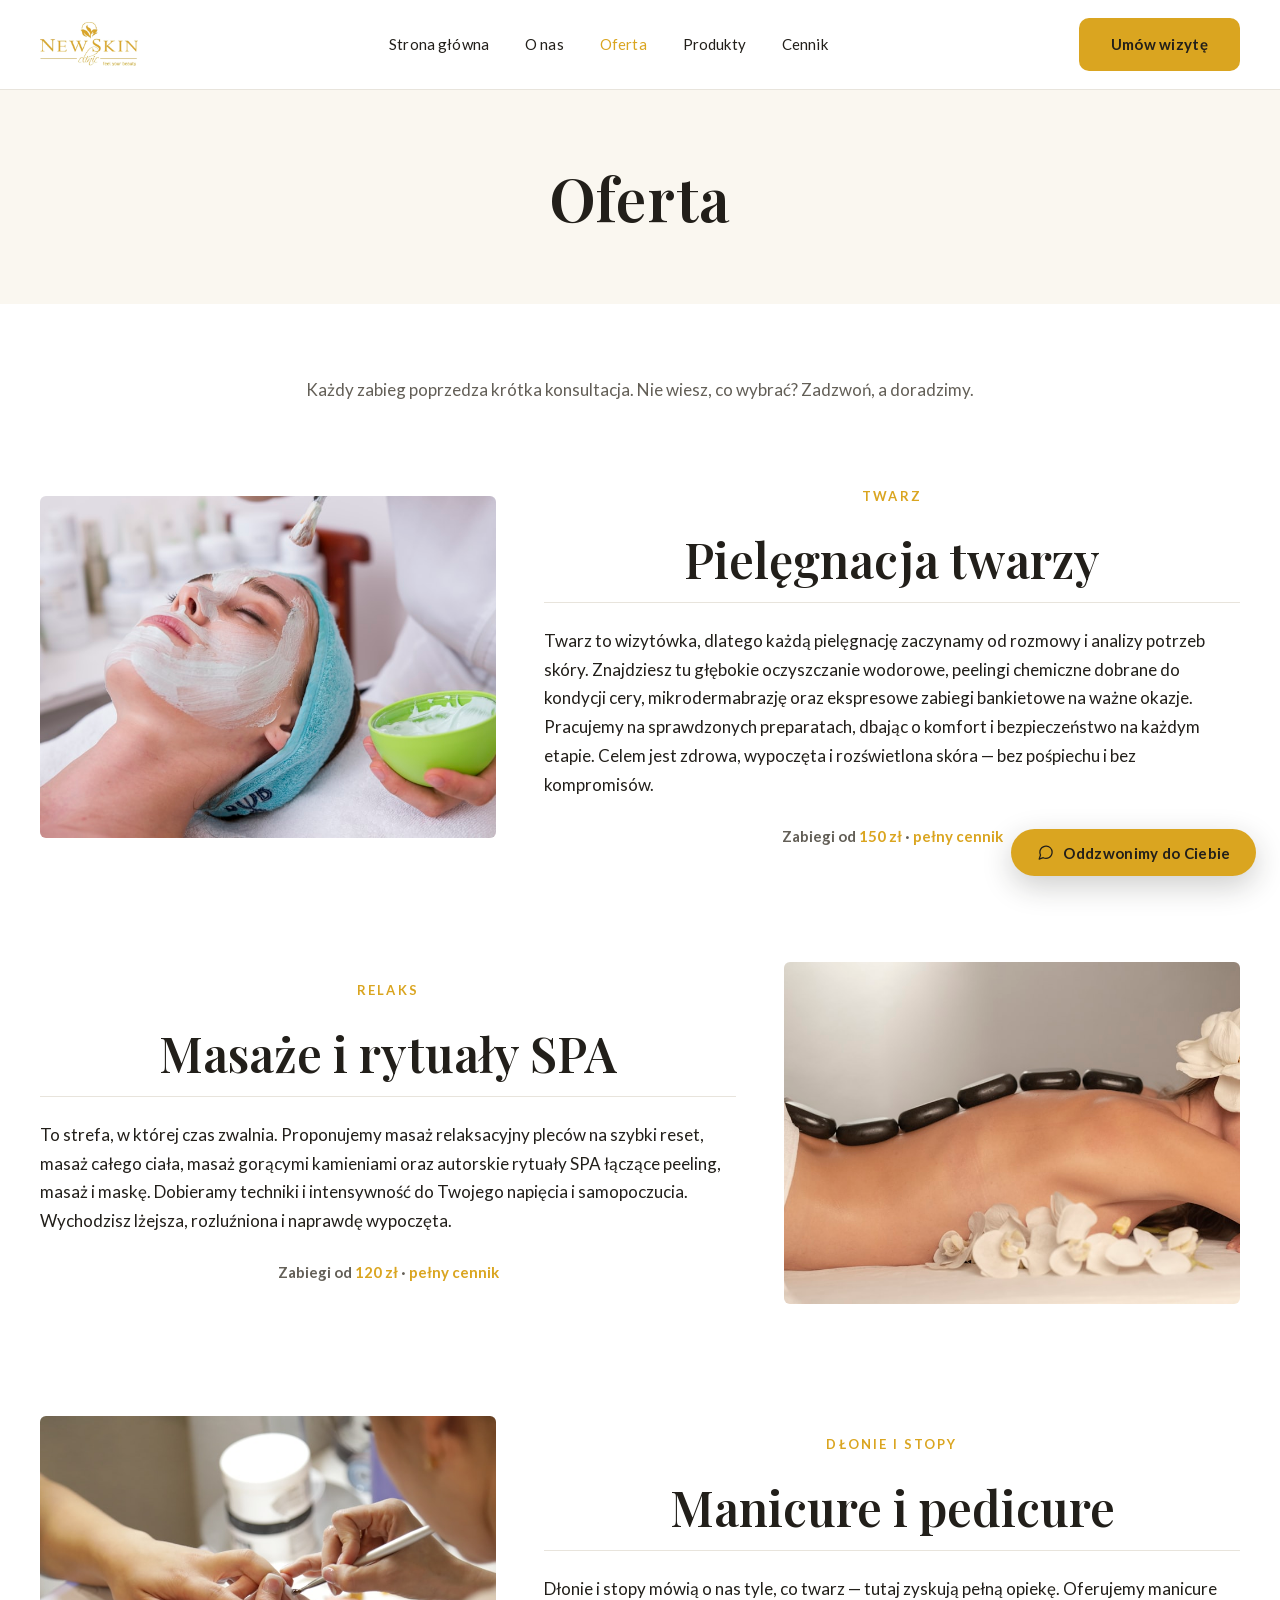
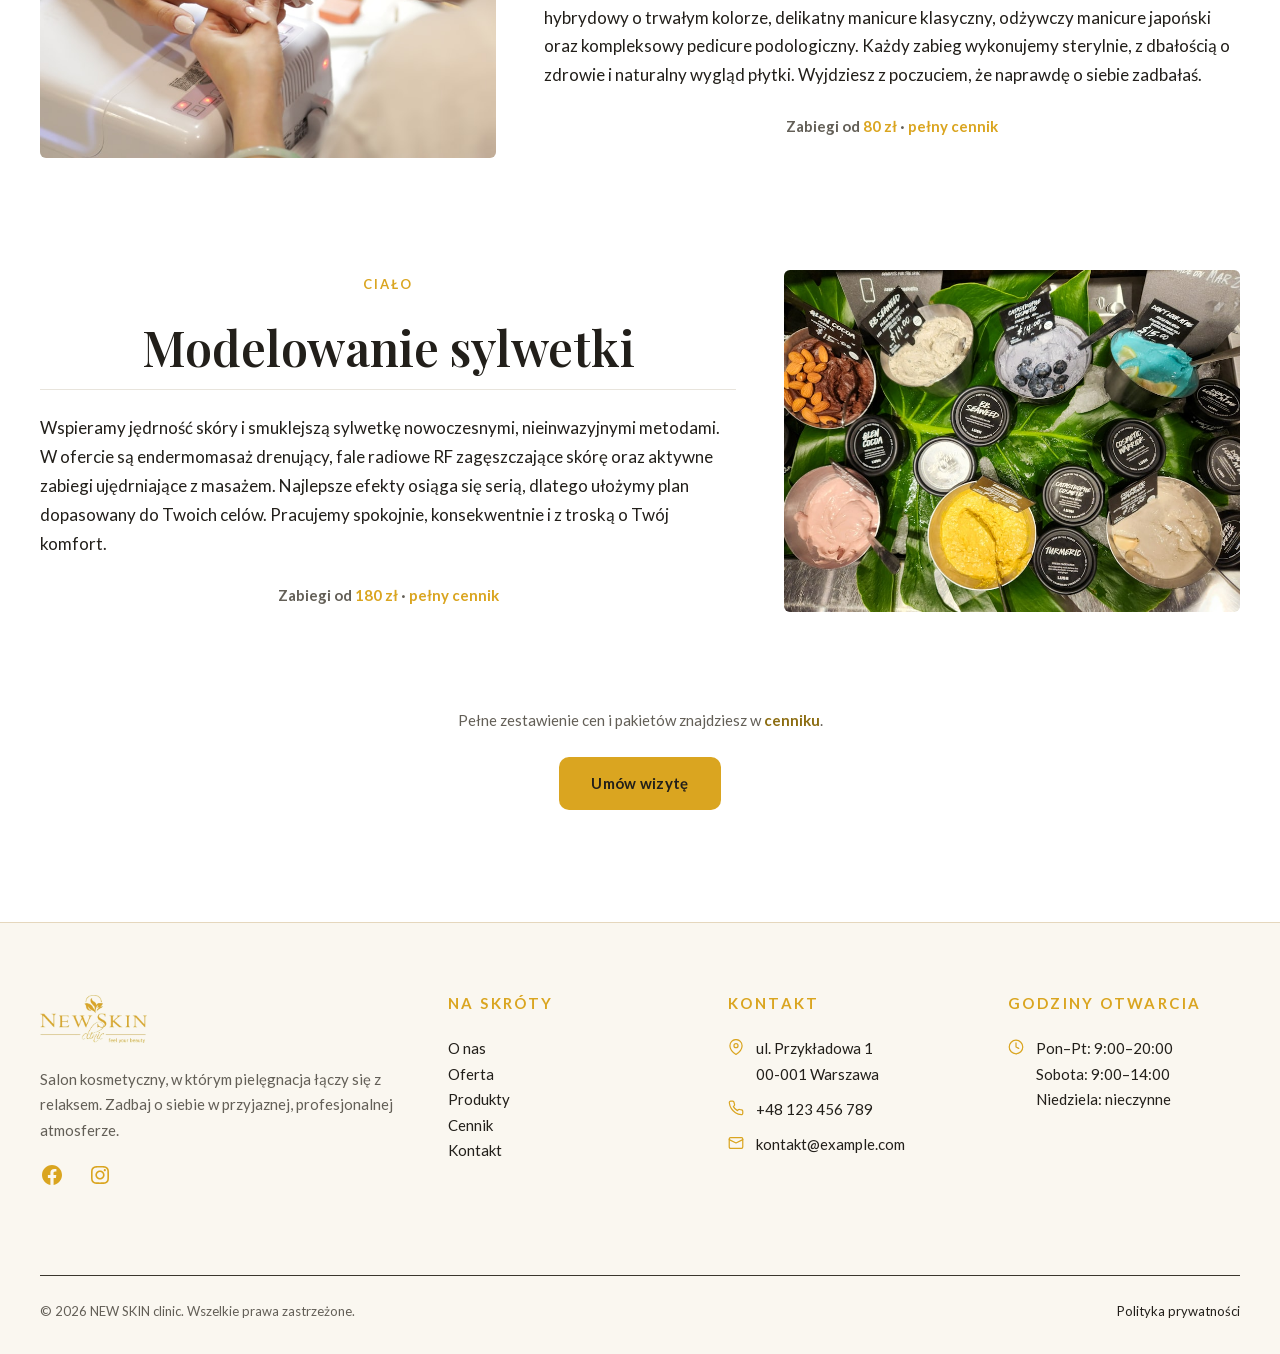
<file: oferta/index.html>
<!DOCTYPE html>
<html lang="pl-PL">
<head>
	<meta charset="UTF-8" />
	<meta name="viewport" content="width=device-width, initial-scale=1" />
<meta name='robots' content='max-image-preview:large' />
<title>Oferta &#8211; NEW SKIN clinic</title>
<link rel="alternate" type="application/rss+xml" title="NEW SKIN clinic &raquo; Kanał z wpisami" href="https://piorkowskikamil.github.io/beauty-clinic-demo/feed/" />
<link rel="alternate" type="application/rss+xml" title="NEW SKIN clinic &raquo; Kanał z komentarzami" href="https://piorkowskikamil.github.io/beauty-clinic-demo/comments/feed/" />
<link rel="alternate" title="oEmbed (JSON)" type="application/json+oembed" href="https://piorkowskikamil.github.io/beauty-clinic-demo/wp-json/oembed/1.0/embed?url=http%3A%2F%2Flocalhost%3A8090%2Foferta%2F" />
<link rel="alternate" title="oEmbed (XML)" type="text/xml+oembed" href="https://piorkowskikamil.github.io/beauty-clinic-demo/wp-json/oembed/1.0/embed?url=http%3A%2F%2Flocalhost%3A8090%2Foferta%2F&#038;format=xml" />
<style id="wp-img-auto-sizes-contain-inline-css">
img:is([sizes=auto i],[sizes^="auto," i]){contain-intrinsic-size:3000px 1500px}
/*# sourceURL=wp-img-auto-sizes-contain-inline-css */
</style>
<style id="wp-block-site-title-inline-css">
.wp-block-site-title{box-sizing:border-box}.wp-block-site-title :where(a){color:inherit;font-family:inherit;font-size:inherit;font-style:inherit;font-weight:inherit;letter-spacing:inherit;line-height:inherit;text-decoration:inherit}
/*# sourceURL=https://piorkowskikamil.github.io/beauty-clinic-demo/wp-includes/blocks/site-title/style.min.css */
</style>
<style id="wp-block-navigation-link-inline-css">
.wp-block-navigation .wp-block-navigation-item__label{overflow-wrap:break-word}.wp-block-navigation .wp-block-navigation-item__description{display:none}.link-ui-tools{outline:1px solid #f0f0f0;padding:8px}.link-ui-block-inserter{padding-top:8px}.link-ui-block-inserter__back{margin-left:8px;text-transform:uppercase}
/*# sourceURL=https://piorkowskikamil.github.io/beauty-clinic-demo/wp-includes/blocks/navigation-link/style.min.css */
</style>
<link rel='stylesheet' id='wp-block-navigation-css' href='../wp-includes/blocks/navigation/style.min.css' media='all' />
<style id="wp-block-button-inline-css">
.wp-block-button__link{align-content:center;box-sizing:border-box;cursor:pointer;display:inline-block;height:100%;text-align:center;word-break:break-word}.wp-block-button__link.aligncenter{text-align:center}.wp-block-button__link.alignright{text-align:right}:where(.wp-block-button__link){border-radius:9999px;box-shadow:none;padding:calc(.667em + 2px) calc(1.333em + 2px);text-decoration:none}.wp-block-button[style*=text-decoration] .wp-block-button__link{text-decoration:inherit}.wp-block-buttons>.wp-block-button.has-custom-width{max-width:none}.wp-block-buttons>.wp-block-button.has-custom-width .wp-block-button__link{width:100%}.wp-block-buttons>.wp-block-button.has-custom-font-size .wp-block-button__link{font-size:inherit}.wp-block-buttons>.wp-block-button.wp-block-button__width-25{width:calc(25% - var(--wp--style--block-gap, .5em)*.75)}.wp-block-buttons>.wp-block-button.wp-block-button__width-50{width:calc(50% - var(--wp--style--block-gap, .5em)*.5)}.wp-block-buttons>.wp-block-button.wp-block-button__width-75{width:calc(75% - var(--wp--style--block-gap, .5em)*.25)}.wp-block-buttons>.wp-block-button.wp-block-button__width-100{flex-basis:100%;width:100%}.wp-block-buttons.is-vertical>.wp-block-button.wp-block-button__width-25{width:25%}.wp-block-buttons.is-vertical>.wp-block-button.wp-block-button__width-50{width:50%}.wp-block-buttons.is-vertical>.wp-block-button.wp-block-button__width-75{width:75%}.wp-block-button.is-style-squared,.wp-block-button__link.wp-block-button.is-style-squared{border-radius:0}.wp-block-button.no-border-radius,.wp-block-button__link.no-border-radius{border-radius:0!important}:root :where(.wp-block-button .wp-block-button__link.is-style-outline),:root :where(.wp-block-button.is-style-outline>.wp-block-button__link){border:2px solid;padding:.667em 1.333em}:root :where(.wp-block-button .wp-block-button__link.is-style-outline:not(.has-text-color)),:root :where(.wp-block-button.is-style-outline>.wp-block-button__link:not(.has-text-color)){color:currentColor}:root :where(.wp-block-button .wp-block-button__link.is-style-outline:not(.has-background)),:root :where(.wp-block-button.is-style-outline>.wp-block-button__link:not(.has-background)){background-color:initial;background-image:none}
/*# sourceURL=https://piorkowskikamil.github.io/beauty-clinic-demo/wp-includes/blocks/button/style.min.css */
</style>
<style id="wp-block-buttons-inline-css">
.wp-block-buttons{box-sizing:border-box}.wp-block-buttons.is-vertical{flex-direction:column}.wp-block-buttons.is-vertical>.wp-block-button:last-child{margin-bottom:0}.wp-block-buttons>.wp-block-button{display:inline-block;margin:0}.wp-block-buttons.is-content-justification-left{justify-content:flex-start}.wp-block-buttons.is-content-justification-left.is-vertical{align-items:flex-start}.wp-block-buttons.is-content-justification-center{justify-content:center}.wp-block-buttons.is-content-justification-center.is-vertical{align-items:center}.wp-block-buttons.is-content-justification-right{justify-content:flex-end}.wp-block-buttons.is-content-justification-right.is-vertical{align-items:flex-end}.wp-block-buttons.is-content-justification-space-between{justify-content:space-between}.wp-block-buttons.aligncenter{text-align:center}.wp-block-buttons:not(.is-content-justification-space-between,.is-content-justification-right,.is-content-justification-left,.is-content-justification-center) .wp-block-button.aligncenter{margin-left:auto;margin-right:auto;width:100%}.wp-block-buttons[style*=text-decoration] .wp-block-button,.wp-block-buttons[style*=text-decoration] .wp-block-button__link{text-decoration:inherit}.wp-block-buttons.has-custom-font-size .wp-block-button__link{font-size:inherit}.wp-block-buttons .wp-block-button__link{width:100%}.wp-block-button.aligncenter{text-align:center}
/*# sourceURL=https://piorkowskikamil.github.io/beauty-clinic-demo/wp-includes/blocks/buttons/style.min.css */
</style>
<style id="wp-block-group-inline-css">
.wp-block-group{box-sizing:border-box}:where(.wp-block-group.wp-block-group-is-layout-constrained){position:relative}
/*# sourceURL=https://piorkowskikamil.github.io/beauty-clinic-demo/wp-includes/blocks/group/style.min.css */
</style>
<style id="wp-block-post-title-inline-css">
.wp-block-post-title{box-sizing:border-box;word-break:break-word}.wp-block-post-title :where(a){display:inline-block;font-family:inherit;font-size:inherit;font-style:inherit;font-weight:inherit;letter-spacing:inherit;line-height:inherit;text-decoration:inherit}
/*# sourceURL=https://piorkowskikamil.github.io/beauty-clinic-demo/wp-includes/blocks/post-title/style.min.css */
</style>
<style id="wp-block-paragraph-inline-css">
.is-small-text{font-size:.875em}.is-regular-text{font-size:1em}.is-large-text{font-size:2.25em}.is-larger-text{font-size:3em}.has-drop-cap:not(:focus):first-letter{float:left;font-size:8.4em;font-style:normal;font-weight:100;line-height:.68;margin:.05em .1em 0 0;text-transform:uppercase}body.rtl .has-drop-cap:not(:focus):first-letter{float:none;margin-left:.1em}p.has-drop-cap.has-background{overflow:hidden}:root :where(p.has-background){padding:1.25em 2.375em}:where(p.has-text-color:not(.has-link-color)) a{color:inherit}p.has-text-align-left[style*="writing-mode:vertical-lr"],p.has-text-align-right[style*="writing-mode:vertical-rl"]{rotate:180deg}
/*# sourceURL=https://piorkowskikamil.github.io/beauty-clinic-demo/wp-includes/blocks/paragraph/style.min.css */
</style>
<style id="wp-block-spacer-inline-css">
.wp-block-spacer{clear:both}
/*# sourceURL=https://piorkowskikamil.github.io/beauty-clinic-demo/wp-includes/blocks/spacer/style.min.css */
</style>
<style id="wp-block-image-inline-css">
.wp-block-image>a,.wp-block-image>figure>a{display:inline-block}.wp-block-image img{box-sizing:border-box;height:auto;max-width:100%;vertical-align:bottom}@media not (prefers-reduced-motion){.wp-block-image img.hide{visibility:hidden}.wp-block-image img.show{animation:show-content-image .4s}}.wp-block-image[style*=border-radius] img,.wp-block-image[style*=border-radius]>a{border-radius:inherit}.wp-block-image.has-custom-border img{box-sizing:border-box}.wp-block-image.aligncenter{text-align:center}.wp-block-image.alignfull>a,.wp-block-image.alignwide>a{width:100%}.wp-block-image.alignfull img,.wp-block-image.alignwide img{height:auto;width:100%}.wp-block-image .aligncenter,.wp-block-image .alignleft,.wp-block-image .alignright,.wp-block-image.aligncenter,.wp-block-image.alignleft,.wp-block-image.alignright{display:table}.wp-block-image .aligncenter>figcaption,.wp-block-image .alignleft>figcaption,.wp-block-image .alignright>figcaption,.wp-block-image.aligncenter>figcaption,.wp-block-image.alignleft>figcaption,.wp-block-image.alignright>figcaption{caption-side:bottom;display:table-caption}.wp-block-image .alignleft{float:left;margin:.5em 1em .5em 0}.wp-block-image .alignright{float:right;margin:.5em 0 .5em 1em}.wp-block-image .aligncenter{margin-left:auto;margin-right:auto}.wp-block-image :where(figcaption){margin-bottom:1em;margin-top:.5em}.wp-block-image.is-style-circle-mask img{border-radius:9999px}@supports ((-webkit-mask-image:none) or (mask-image:none)) or (-webkit-mask-image:none){.wp-block-image.is-style-circle-mask img{border-radius:0;-webkit-mask-image:url('data:image/svg+xml;utf8,<svg viewBox="0 0 100 100" xmlns="http://www.w3.org/2000/svg"><circle cx="50" cy="50" r="50"/></svg>');mask-image:url('data:image/svg+xml;utf8,<svg viewBox="0 0 100 100" xmlns="http://www.w3.org/2000/svg"><circle cx="50" cy="50" r="50"/></svg>');mask-mode:alpha;-webkit-mask-position:center;mask-position:center;-webkit-mask-repeat:no-repeat;mask-repeat:no-repeat;-webkit-mask-size:contain;mask-size:contain}}:root :where(.wp-block-image.is-style-rounded img,.wp-block-image .is-style-rounded img){border-radius:9999px}.wp-block-image figure{margin:0}.wp-lightbox-container{display:flex;flex-direction:column;position:relative}.wp-lightbox-container img{cursor:zoom-in}.wp-lightbox-container img:hover+button{opacity:1}.wp-lightbox-container button{align-items:center;backdrop-filter:blur(16px) saturate(180%);background-color:#5a5a5a40;border:none;border-radius:4px;cursor:zoom-in;display:flex;height:20px;justify-content:center;opacity:0;padding:0;position:absolute;right:16px;text-align:center;top:16px;width:20px;z-index:100}@media not (prefers-reduced-motion){.wp-lightbox-container button{transition:opacity .2s ease}}.wp-lightbox-container button:focus-visible{outline:3px auto #5a5a5a40;outline:3px auto -webkit-focus-ring-color;outline-offset:3px}.wp-lightbox-container button:hover{cursor:pointer;opacity:1}.wp-lightbox-container button:focus{opacity:1}.wp-lightbox-container button:focus,.wp-lightbox-container button:hover,.wp-lightbox-container button:not(:hover):not(:active):not(.has-background){background-color:#5a5a5a40;border:none}.wp-lightbox-overlay{box-sizing:border-box;cursor:zoom-out;height:100vh;left:0;overflow:hidden;position:fixed;top:0;visibility:hidden;width:100%;z-index:100000}.wp-lightbox-overlay .wp-lightbox-close-button{align-items:center;cursor:pointer;display:flex;font-family:inherit;gap:8px;justify-content:center;line-height:1;min-height:40px;min-width:40px;padding:0 4px;position:absolute;right:calc(env(safe-area-inset-right) + 16px);top:calc(env(safe-area-inset-top) + 16px);z-index:5000000}.wp-lightbox-overlay .wp-lightbox-close-button:focus,.wp-lightbox-overlay .wp-lightbox-close-button:hover,.wp-lightbox-overlay .wp-lightbox-close-button:not(:hover):not(:active):not(.has-background){background:none;border:none}.wp-lightbox-overlay .wp-lightbox-close-button:has(.wp-lightbox-close-text:not([hidden])) .wp-lightbox-close-icon svg{height:1em;width:1em}.wp-lightbox-overlay .wp-lightbox-close-icon svg{display:block}.wp-lightbox-overlay .wp-lightbox-navigation-button-next,.wp-lightbox-overlay .wp-lightbox-navigation-button-prev{align-items:center;bottom:16px;cursor:pointer;display:flex;font-family:inherit;gap:4px;justify-content:center;line-height:1;min-height:40px;min-width:40px;padding:0 8px;position:absolute;z-index:2000002}.wp-lightbox-overlay .wp-lightbox-navigation-button-next[hidden],.wp-lightbox-overlay .wp-lightbox-navigation-button-prev[hidden]{display:none}@media (min-width:960px){.wp-lightbox-overlay .wp-lightbox-navigation-button-next,.wp-lightbox-overlay .wp-lightbox-navigation-button-prev{bottom:50%;transform:translateY(-50%)}}.wp-lightbox-overlay .wp-lightbox-navigation-button-next:focus,.wp-lightbox-overlay .wp-lightbox-navigation-button-next:hover,.wp-lightbox-overlay .wp-lightbox-navigation-button-next:not(:hover):not(:active):not(.has-background),.wp-lightbox-overlay .wp-lightbox-navigation-button-prev:focus,.wp-lightbox-overlay .wp-lightbox-navigation-button-prev:hover,.wp-lightbox-overlay .wp-lightbox-navigation-button-prev:not(:hover):not(:active):not(.has-background){background:none;border:none;padding:0 8px}.wp-lightbox-overlay .wp-lightbox-navigation-button-next:has(.wp-lightbox-navigation-text:not([hidden])) .wp-lightbox-navigation-icon svg,.wp-lightbox-overlay .wp-lightbox-navigation-button-prev:has(.wp-lightbox-navigation-text:not([hidden])) .wp-lightbox-navigation-icon svg{display:block;height:1.5em;width:1.5em}.wp-lightbox-overlay .wp-lightbox-navigation-button-prev{left:calc(env(safe-area-inset-left) + 16px)}.wp-lightbox-overlay .wp-lightbox-navigation-button-next{right:calc(env(safe-area-inset-right) + 16px)}.wp-lightbox-overlay .wp-lightbox-navigation-icon svg{vertical-align:middle}.wp-lightbox-overlay .lightbox-image-container{height:var(--wp--lightbox-container-height);left:50%;overflow:hidden;position:absolute;top:50%;transform:translate(-50%,-50%);transform-origin:top left;width:var(--wp--lightbox-container-width);z-index:2000001}.wp-lightbox-overlay .wp-block-image{align-items:center;box-sizing:border-box;display:flex;height:100%;justify-content:center;margin:0;position:relative;transform-origin:0 0;width:100%;z-index:3000000}.wp-lightbox-overlay .wp-block-image img{height:var(--wp--lightbox-image-height);min-height:var(--wp--lightbox-image-height);min-width:var(--wp--lightbox-image-width);width:var(--wp--lightbox-image-width)}.wp-lightbox-overlay .wp-block-image figcaption{display:none}.wp-lightbox-overlay button{background:none;border:none}.wp-lightbox-overlay .scrim{background-color:#fff;height:100%;opacity:.9;position:absolute;width:100%;z-index:2000000}.wp-lightbox-overlay.active{visibility:visible}@media not (prefers-reduced-motion){.wp-lightbox-overlay.active{animation:turn-on-visibility .25s both}.wp-lightbox-overlay.active img{animation:turn-on-visibility .35s both}.wp-lightbox-overlay.show-closing-animation:not(.active){animation:turn-off-visibility .35s both}.wp-lightbox-overlay.show-closing-animation:not(.active) img{animation:turn-off-visibility .25s both}.wp-lightbox-overlay.zoom.active{animation:none;opacity:1;visibility:visible}.wp-lightbox-overlay.zoom.active .lightbox-image-container{animation:lightbox-zoom-in .4s}.wp-lightbox-overlay.zoom.active .lightbox-image-container img{animation:none}.wp-lightbox-overlay.zoom.active .scrim{animation:turn-on-visibility .4s forwards}.wp-lightbox-overlay.zoom.show-closing-animation:not(.active){animation:none}.wp-lightbox-overlay.zoom.show-closing-animation:not(.active) .lightbox-image-container{animation:lightbox-zoom-out .4s}.wp-lightbox-overlay.zoom.show-closing-animation:not(.active) .lightbox-image-container img{animation:none}.wp-lightbox-overlay.zoom.show-closing-animation:not(.active) .scrim{animation:turn-off-visibility .4s forwards}}@keyframes show-content-image{0%{visibility:hidden}99%{visibility:hidden}to{visibility:visible}}@keyframes turn-on-visibility{0%{opacity:0}to{opacity:1}}@keyframes turn-off-visibility{0%{opacity:1;visibility:visible}99%{opacity:0;visibility:visible}to{opacity:0;visibility:hidden}}@keyframes lightbox-zoom-in{0%{transform:translate(calc((-100vw + var(--wp--lightbox-scrollbar-width))/2 + var(--wp--lightbox-initial-left-position)),calc(-50vh + var(--wp--lightbox-initial-top-position))) scale(var(--wp--lightbox-scale))}to{transform:translate(-50%,-50%) scale(1)}}@keyframes lightbox-zoom-out{0%{transform:translate(-50%,-50%) scale(1);visibility:visible}99%{visibility:visible}to{transform:translate(calc((-100vw + var(--wp--lightbox-scrollbar-width))/2 + var(--wp--lightbox-initial-left-position)),calc(-50vh + var(--wp--lightbox-initial-top-position))) scale(var(--wp--lightbox-scale));visibility:hidden}}
/*# sourceURL=https://piorkowskikamil.github.io/beauty-clinic-demo/wp-includes/blocks/image/style.min.css */
</style>
<style id="wp-block-heading-inline-css">
h1:where(.wp-block-heading).has-background,h2:where(.wp-block-heading).has-background,h3:where(.wp-block-heading).has-background,h4:where(.wp-block-heading).has-background,h5:where(.wp-block-heading).has-background,h6:where(.wp-block-heading).has-background{padding:1.25em 2.375em}h1.has-text-align-left[style*=writing-mode]:where([style*=vertical-lr]),h1.has-text-align-right[style*=writing-mode]:where([style*=vertical-rl]),h2.has-text-align-left[style*=writing-mode]:where([style*=vertical-lr]),h2.has-text-align-right[style*=writing-mode]:where([style*=vertical-rl]),h3.has-text-align-left[style*=writing-mode]:where([style*=vertical-lr]),h3.has-text-align-right[style*=writing-mode]:where([style*=vertical-rl]),h4.has-text-align-left[style*=writing-mode]:where([style*=vertical-lr]),h4.has-text-align-right[style*=writing-mode]:where([style*=vertical-rl]),h5.has-text-align-left[style*=writing-mode]:where([style*=vertical-lr]),h5.has-text-align-right[style*=writing-mode]:where([style*=vertical-rl]),h6.has-text-align-left[style*=writing-mode]:where([style*=vertical-lr]),h6.has-text-align-right[style*=writing-mode]:where([style*=vertical-rl]){rotate:180deg}
/*# sourceURL=https://piorkowskikamil.github.io/beauty-clinic-demo/wp-includes/blocks/heading/style.min.css */
</style>
<style id="wp-block-separator-inline-css">
@charset "UTF-8";.wp-block-separator{border:none;border-top:2px solid}:root :where(.wp-block-separator.is-style-dots){height:auto;line-height:1;text-align:center}:root :where(.wp-block-separator.is-style-dots):before{color:currentColor;content:"···";font-family:serif;font-size:1.5em;letter-spacing:2em;padding-left:2em}.wp-block-separator.is-style-dots{background:none!important;border:none!important}
/*# sourceURL=https://piorkowskikamil.github.io/beauty-clinic-demo/wp-includes/blocks/separator/style.min.css */
</style>
<style id="wp-block-columns-inline-css">
.wp-block-columns{box-sizing:border-box;display:flex;flex-wrap:wrap!important}@media (min-width:782px){.wp-block-columns{flex-wrap:nowrap!important}}.wp-block-columns{align-items:normal!important}.wp-block-columns.are-vertically-aligned-top{align-items:flex-start}.wp-block-columns.are-vertically-aligned-center{align-items:center}.wp-block-columns.are-vertically-aligned-bottom{align-items:flex-end}@media (max-width:781px){.wp-block-columns:not(.is-not-stacked-on-mobile)>.wp-block-column{flex-basis:100%!important}}@media (min-width:782px){.wp-block-columns:not(.is-not-stacked-on-mobile)>.wp-block-column{flex-basis:0;flex-grow:1}.wp-block-columns:not(.is-not-stacked-on-mobile)>.wp-block-column[style*=flex-basis]{flex-grow:0}}.wp-block-columns.is-not-stacked-on-mobile{flex-wrap:nowrap!important}.wp-block-columns.is-not-stacked-on-mobile>.wp-block-column{flex-basis:0;flex-grow:1}.wp-block-columns.is-not-stacked-on-mobile>.wp-block-column[style*=flex-basis]{flex-grow:0}:where(.wp-block-columns){margin-bottom:1.75em}:where(.wp-block-columns.has-background){padding:1.25em 2.375em}.wp-block-column{flex-grow:1;min-width:0;overflow-wrap:break-word;word-break:break-word}.wp-block-column.is-vertically-aligned-top{align-self:flex-start}.wp-block-column.is-vertically-aligned-center{align-self:center}.wp-block-column.is-vertically-aligned-bottom{align-self:flex-end}.wp-block-column.is-vertically-aligned-stretch{align-self:stretch}.wp-block-column.is-vertically-aligned-bottom,.wp-block-column.is-vertically-aligned-center,.wp-block-column.is-vertically-aligned-top{width:100%}
/*# sourceURL=https://piorkowskikamil.github.io/beauty-clinic-demo/wp-includes/blocks/columns/style.min.css */
</style>
<style id="wp-block-post-content-inline-css">
.wp-block-post-content{display:flow-root}
/*# sourceURL=https://piorkowskikamil.github.io/beauty-clinic-demo/wp-includes/blocks/post-content/style.min.css */
</style>
<style id="wp-block-social-links-inline-css">
.wp-block-social-links{background:none;box-sizing:border-box;margin-left:0;padding-left:0;padding-right:0;text-indent:0}.wp-block-social-links .wp-social-link a,.wp-block-social-links .wp-social-link a:hover{border-bottom:0;box-shadow:none;text-decoration:none}.wp-block-social-links .wp-social-link svg{height:1em;width:1em}.wp-block-social-links .wp-social-link span:not(.screen-reader-text){font-size:.65em;margin-left:.5em;margin-right:.5em}.wp-block-social-links.has-small-icon-size{font-size:16px}.wp-block-social-links,.wp-block-social-links.has-normal-icon-size{font-size:24px}.wp-block-social-links.has-large-icon-size{font-size:36px}.wp-block-social-links.has-huge-icon-size{font-size:48px}.wp-block-social-links.aligncenter{display:flex;justify-content:center}.wp-block-social-links.alignright{justify-content:flex-end}.wp-block-social-link{border-radius:9999px;display:block}@media not (prefers-reduced-motion){.wp-block-social-link{transition:transform .1s ease}}.wp-block-social-link{height:auto}.wp-block-social-link a{align-items:center;display:flex;line-height:0}.wp-block-social-link:hover{transform:scale(1.1)}.wp-block-social-links .wp-block-social-link.wp-social-link{display:inline-block;margin:0;padding:0}.wp-block-social-links .wp-block-social-link.wp-social-link .wp-block-social-link-anchor,.wp-block-social-links .wp-block-social-link.wp-social-link .wp-block-social-link-anchor svg,.wp-block-social-links .wp-block-social-link.wp-social-link .wp-block-social-link-anchor:active,.wp-block-social-links .wp-block-social-link.wp-social-link .wp-block-social-link-anchor:hover,.wp-block-social-links .wp-block-social-link.wp-social-link .wp-block-social-link-anchor:visited{fill:currentColor;color:currentColor}:where(.wp-block-social-links:not(.is-style-logos-only)) .wp-social-link{background-color:#f0f0f0;color:#444}:where(.wp-block-social-links:not(.is-style-logos-only)) .wp-social-link-amazon{background-color:#f90;color:#fff}:where(.wp-block-social-links:not(.is-style-logos-only)) .wp-social-link-bandcamp{background-color:#1ea0c3;color:#fff}:where(.wp-block-social-links:not(.is-style-logos-only)) .wp-social-link-behance{background-color:#0757fe;color:#fff}:where(.wp-block-social-links:not(.is-style-logos-only)) .wp-social-link-bluesky{background-color:#0a7aff;color:#fff}:where(.wp-block-social-links:not(.is-style-logos-only)) .wp-social-link-codepen{background-color:#1e1f26;color:#fff}:where(.wp-block-social-links:not(.is-style-logos-only)) .wp-social-link-deviantart{background-color:#02e49b;color:#fff}:where(.wp-block-social-links:not(.is-style-logos-only)) .wp-social-link-discord{background-color:#5865f2;color:#fff}:where(.wp-block-social-links:not(.is-style-logos-only)) .wp-social-link-dribbble{background-color:#e94c89;color:#fff}:where(.wp-block-social-links:not(.is-style-logos-only)) .wp-social-link-dropbox{background-color:#4280ff;color:#fff}:where(.wp-block-social-links:not(.is-style-logos-only)) .wp-social-link-etsy{background-color:#f45800;color:#fff}:where(.wp-block-social-links:not(.is-style-logos-only)) .wp-social-link-facebook{background-color:#0866ff;color:#fff}:where(.wp-block-social-links:not(.is-style-logos-only)) .wp-social-link-fivehundredpx{background-color:#000;color:#fff}:where(.wp-block-social-links:not(.is-style-logos-only)) .wp-social-link-flickr{background-color:#0461dd;color:#fff}:where(.wp-block-social-links:not(.is-style-logos-only)) .wp-social-link-foursquare{background-color:#e65678;color:#fff}:where(.wp-block-social-links:not(.is-style-logos-only)) .wp-social-link-github{background-color:#24292d;color:#fff}:where(.wp-block-social-links:not(.is-style-logos-only)) .wp-social-link-goodreads{background-color:#eceadd;color:#382110}:where(.wp-block-social-links:not(.is-style-logos-only)) .wp-social-link-google{background-color:#ea4434;color:#fff}:where(.wp-block-social-links:not(.is-style-logos-only)) .wp-social-link-gravatar{background-color:#1d4fc4;color:#fff}:where(.wp-block-social-links:not(.is-style-logos-only)) .wp-social-link-instagram{background-color:#f00075;color:#fff}:where(.wp-block-social-links:not(.is-style-logos-only)) .wp-social-link-lastfm{background-color:#e21b24;color:#fff}:where(.wp-block-social-links:not(.is-style-logos-only)) .wp-social-link-linkedin{background-color:#0d66c2;color:#fff}:where(.wp-block-social-links:not(.is-style-logos-only)) .wp-social-link-mastodon{background-color:#3288d4;color:#fff}:where(.wp-block-social-links:not(.is-style-logos-only)) .wp-social-link-medium{background-color:#000;color:#fff}:where(.wp-block-social-links:not(.is-style-logos-only)) .wp-social-link-meetup{background-color:#f6405f;color:#fff}:where(.wp-block-social-links:not(.is-style-logos-only)) .wp-social-link-patreon{background-color:#000;color:#fff}:where(.wp-block-social-links:not(.is-style-logos-only)) .wp-social-link-pinterest{background-color:#e60122;color:#fff}:where(.wp-block-social-links:not(.is-style-logos-only)) .wp-social-link-pocket{background-color:#ef4155;color:#fff}:where(.wp-block-social-links:not(.is-style-logos-only)) .wp-social-link-reddit{background-color:#ff4500;color:#fff}:where(.wp-block-social-links:not(.is-style-logos-only)) .wp-social-link-skype{background-color:#0478d7;color:#fff}:where(.wp-block-social-links:not(.is-style-logos-only)) .wp-social-link-snapchat{stroke:#000;background-color:#fefc00;color:#fff}:where(.wp-block-social-links:not(.is-style-logos-only)) .wp-social-link-soundcloud{background-color:#ff5600;color:#fff}:where(.wp-block-social-links:not(.is-style-logos-only)) .wp-social-link-spotify{background-color:#1bd760;color:#fff}:where(.wp-block-social-links:not(.is-style-logos-only)) .wp-social-link-telegram{background-color:#2aabee;color:#fff}:where(.wp-block-social-links:not(.is-style-logos-only)) .wp-social-link-threads{background-color:#000;color:#fff}:where(.wp-block-social-links:not(.is-style-logos-only)) .wp-social-link-tiktok{background-color:#000;color:#fff}:where(.wp-block-social-links:not(.is-style-logos-only)) .wp-social-link-tumblr{background-color:#011835;color:#fff}:where(.wp-block-social-links:not(.is-style-logos-only)) .wp-social-link-twitch{background-color:#6440a4;color:#fff}:where(.wp-block-social-links:not(.is-style-logos-only)) .wp-social-link-twitter{background-color:#1da1f2;color:#fff}:where(.wp-block-social-links:not(.is-style-logos-only)) .wp-social-link-vimeo{background-color:#1eb7ea;color:#fff}:where(.wp-block-social-links:not(.is-style-logos-only)) .wp-social-link-vk{background-color:#4680c2;color:#fff}:where(.wp-block-social-links:not(.is-style-logos-only)) .wp-social-link-wordpress{background-color:#3499cd;color:#fff}:where(.wp-block-social-links:not(.is-style-logos-only)) .wp-social-link-whatsapp{background-color:#25d366;color:#fff}:where(.wp-block-social-links:not(.is-style-logos-only)) .wp-social-link-x{background-color:#000;color:#fff}:where(.wp-block-social-links:not(.is-style-logos-only)) .wp-social-link-yelp{background-color:#d32422;color:#fff}:where(.wp-block-social-links:not(.is-style-logos-only)) .wp-social-link-youtube{background-color:red;color:#fff}:where(.wp-block-social-links.is-style-logos-only) .wp-social-link{background:none}:where(.wp-block-social-links.is-style-logos-only) .wp-social-link svg{height:1.25em;width:1.25em}:where(.wp-block-social-links.is-style-logos-only) .wp-social-link-amazon{color:#f90}:where(.wp-block-social-links.is-style-logos-only) .wp-social-link-bandcamp{color:#1ea0c3}:where(.wp-block-social-links.is-style-logos-only) .wp-social-link-behance{color:#0757fe}:where(.wp-block-social-links.is-style-logos-only) .wp-social-link-bluesky{color:#0a7aff}:where(.wp-block-social-links.is-style-logos-only) .wp-social-link-codepen{color:#1e1f26}:where(.wp-block-social-links.is-style-logos-only) .wp-social-link-deviantart{color:#02e49b}:where(.wp-block-social-links.is-style-logos-only) .wp-social-link-discord{color:#5865f2}:where(.wp-block-social-links.is-style-logos-only) .wp-social-link-dribbble{color:#e94c89}:where(.wp-block-social-links.is-style-logos-only) .wp-social-link-dropbox{color:#4280ff}:where(.wp-block-social-links.is-style-logos-only) .wp-social-link-etsy{color:#f45800}:where(.wp-block-social-links.is-style-logos-only) .wp-social-link-facebook{color:#0866ff}:where(.wp-block-social-links.is-style-logos-only) .wp-social-link-fivehundredpx{color:#000}:where(.wp-block-social-links.is-style-logos-only) .wp-social-link-flickr{color:#0461dd}:where(.wp-block-social-links.is-style-logos-only) .wp-social-link-foursquare{color:#e65678}:where(.wp-block-social-links.is-style-logos-only) .wp-social-link-github{color:#24292d}:where(.wp-block-social-links.is-style-logos-only) .wp-social-link-goodreads{color:#382110}:where(.wp-block-social-links.is-style-logos-only) .wp-social-link-google{color:#ea4434}:where(.wp-block-social-links.is-style-logos-only) .wp-social-link-gravatar{color:#1d4fc4}:where(.wp-block-social-links.is-style-logos-only) .wp-social-link-instagram{color:#f00075}:where(.wp-block-social-links.is-style-logos-only) .wp-social-link-lastfm{color:#e21b24}:where(.wp-block-social-links.is-style-logos-only) .wp-social-link-linkedin{color:#0d66c2}:where(.wp-block-social-links.is-style-logos-only) .wp-social-link-mastodon{color:#3288d4}:where(.wp-block-social-links.is-style-logos-only) .wp-social-link-medium{color:#000}:where(.wp-block-social-links.is-style-logos-only) .wp-social-link-meetup{color:#f6405f}:where(.wp-block-social-links.is-style-logos-only) .wp-social-link-patreon{color:#000}:where(.wp-block-social-links.is-style-logos-only) .wp-social-link-pinterest{color:#e60122}:where(.wp-block-social-links.is-style-logos-only) .wp-social-link-pocket{color:#ef4155}:where(.wp-block-social-links.is-style-logos-only) .wp-social-link-reddit{color:#ff4500}:where(.wp-block-social-links.is-style-logos-only) .wp-social-link-skype{color:#0478d7}:where(.wp-block-social-links.is-style-logos-only) .wp-social-link-snapchat{stroke:#000;color:#fff}:where(.wp-block-social-links.is-style-logos-only) .wp-social-link-soundcloud{color:#ff5600}:where(.wp-block-social-links.is-style-logos-only) .wp-social-link-spotify{color:#1bd760}:where(.wp-block-social-links.is-style-logos-only) .wp-social-link-telegram{color:#2aabee}:where(.wp-block-social-links.is-style-logos-only) .wp-social-link-threads{color:#000}:where(.wp-block-social-links.is-style-logos-only) .wp-social-link-tiktok{color:#000}:where(.wp-block-social-links.is-style-logos-only) .wp-social-link-tumblr{color:#011835}:where(.wp-block-social-links.is-style-logos-only) .wp-social-link-twitch{color:#6440a4}:where(.wp-block-social-links.is-style-logos-only) .wp-social-link-twitter{color:#1da1f2}:where(.wp-block-social-links.is-style-logos-only) .wp-social-link-vimeo{color:#1eb7ea}:where(.wp-block-social-links.is-style-logos-only) .wp-social-link-vk{color:#4680c2}:where(.wp-block-social-links.is-style-logos-only) .wp-social-link-whatsapp{color:#25d366}:where(.wp-block-social-links.is-style-logos-only) .wp-social-link-wordpress{color:#3499cd}:where(.wp-block-social-links.is-style-logos-only) .wp-social-link-x{color:#000}:where(.wp-block-social-links.is-style-logos-only) .wp-social-link-yelp{color:#d32422}:where(.wp-block-social-links.is-style-logos-only) .wp-social-link-youtube{color:red}.wp-block-social-links.is-style-pill-shape .wp-social-link{width:auto}:root :where(.wp-block-social-links .wp-social-link a){padding:.25em}:root :where(.wp-block-social-links.is-style-logos-only .wp-social-link a){padding:0}:root :where(.wp-block-social-links.is-style-pill-shape .wp-social-link a){padding-left:.6666666667em;padding-right:.6666666667em}.wp-block-social-links:not(.has-icon-color):not(.has-icon-background-color) .wp-social-link-snapchat .wp-block-social-link-label{color:#000}
/*# sourceURL=https://piorkowskikamil.github.io/beauty-clinic-demo/wp-includes/blocks/social-links/style.min.css */
</style>
<style id="wp-block-list-inline-css">
ol,ul{box-sizing:border-box}:root :where(.wp-block-list.has-background){padding:1.25em 2.375em}
/*# sourceURL=https://piorkowskikamil.github.io/beauty-clinic-demo/wp-includes/blocks/list/style.min.css */
</style>
<style id="wp-emoji-styles-inline-css">

	img.wp-smiley, img.emoji {
		display: inline !important;
		border: none !important;
		box-shadow: none !important;
		height: 1em !important;
		width: 1em !important;
		margin: 0 0.07em !important;
		vertical-align: -0.1em !important;
		background: none !important;
		padding: 0 !important;
	}
/*# sourceURL=wp-emoji-styles-inline-css */
</style>
<style id="wp-block-library-inline-css">
:root{--wp-block-synced-color:#7a00df;--wp-block-synced-color--rgb:122,0,223;--wp-bound-block-color:var(--wp-block-synced-color);--wp-editor-canvas-background:#ddd;--wp-admin-theme-color:#007cba;--wp-admin-theme-color--rgb:0,124,186;--wp-admin-theme-color-darker-10:#006ba1;--wp-admin-theme-color-darker-10--rgb:0,107,160.5;--wp-admin-theme-color-darker-20:#005a87;--wp-admin-theme-color-darker-20--rgb:0,90,135;--wp-admin-border-width-focus:2px}@media (min-resolution:192dpi){:root{--wp-admin-border-width-focus:1.5px}}.wp-element-button{cursor:pointer}:root .has-very-light-gray-background-color{background-color:#eee}:root .has-very-dark-gray-background-color{background-color:#313131}:root .has-very-light-gray-color{color:#eee}:root .has-very-dark-gray-color{color:#313131}:root .has-vivid-green-cyan-to-vivid-cyan-blue-gradient-background{background:linear-gradient(135deg,#00d084,#0693e3)}:root .has-purple-crush-gradient-background{background:linear-gradient(135deg,#34e2e4,#4721fb 50%,#ab1dfe)}:root .has-hazy-dawn-gradient-background{background:linear-gradient(135deg,#faaca8,#dad0ec)}:root .has-subdued-olive-gradient-background{background:linear-gradient(135deg,#fafae1,#67a671)}:root .has-atomic-cream-gradient-background{background:linear-gradient(135deg,#fdd79a,#004a59)}:root .has-nightshade-gradient-background{background:linear-gradient(135deg,#330968,#31cdcf)}:root .has-midnight-gradient-background{background:linear-gradient(135deg,#020381,#2874fc)}:root{--wp--preset--font-size--normal:16px;--wp--preset--font-size--huge:42px}.has-regular-font-size{font-size:1em}.has-larger-font-size{font-size:2.625em}.has-normal-font-size{font-size:var(--wp--preset--font-size--normal)}.has-huge-font-size{font-size:var(--wp--preset--font-size--huge)}:root .has-text-align-center{text-align:center}:root .has-text-align-left{text-align:left}:root .has-text-align-right{text-align:right}.has-fit-text{white-space:nowrap!important}#end-resizable-editor-section{display:none}.aligncenter{clear:both}.items-justified-left{justify-content:flex-start}.items-justified-center{justify-content:center}.items-justified-right{justify-content:flex-end}.items-justified-space-between{justify-content:space-between}.screen-reader-text{word-wrap:normal!important;border:0;clip-path:inset(50%);height:1px;margin:-1px;overflow:hidden;padding:0;position:absolute;width:1px}.screen-reader-text:focus{background-color:#ddd;clip-path:none;color:#444;display:block;font-size:1em;height:auto;left:5px;line-height:normal;padding:15px 23px 14px;text-decoration:none;top:5px;width:auto;z-index:100000}html :where(.has-border-color){border-style:solid}html :where([style*=border-color]){border-style:solid}html :where([style*=border-top-color]){border-top-style:solid}html :where([style*=border-right-color]){border-right-style:solid}html :where([style*=border-bottom-color]){border-bottom-style:solid}html :where([style*=border-left-color]){border-left-style:solid}html :where([style*=border-width]){border-style:solid}html :where([style*=border-top-width]){border-top-style:solid}html :where([style*=border-right-width]){border-right-style:solid}html :where([style*=border-bottom-width]){border-bottom-style:solid}html :where([style*=border-left-width]){border-left-style:solid}html :where(img[class*=wp-image-]){height:auto;max-width:100%}:where(figure){margin:0 0 1em}html :where(.is-position-sticky){--wp-admin--admin-bar--position-offset:var(--wp-admin--admin-bar--height,0px)}@media screen and (max-width:600px){html :where(.is-position-sticky){--wp-admin--admin-bar--position-offset:0px}}
/*# sourceURL=/wp-includes/css/dist/block-library/common.min.css */
</style>
<style id="global-styles-inline-css">
:root{--wp--preset--aspect-ratio--square: 1;--wp--preset--aspect-ratio--4-3: 4/3;--wp--preset--aspect-ratio--3-4: 3/4;--wp--preset--aspect-ratio--3-2: 3/2;--wp--preset--aspect-ratio--2-3: 2/3;--wp--preset--aspect-ratio--16-9: 16/9;--wp--preset--aspect-ratio--9-16: 9/16;--wp--preset--color--black: #000000;--wp--preset--color--cyan-bluish-gray: #abb8c3;--wp--preset--color--white: #ffffff;--wp--preset--color--pale-pink: #f78da7;--wp--preset--color--vivid-red: #cf2e2e;--wp--preset--color--luminous-vivid-orange: #ff6900;--wp--preset--color--luminous-vivid-amber: #fcb900;--wp--preset--color--light-green-cyan: #7bdcb5;--wp--preset--color--vivid-green-cyan: #00d084;--wp--preset--color--pale-cyan-blue: #8ed1fc;--wp--preset--color--vivid-cyan-blue: #0693e3;--wp--preset--color--vivid-purple: #9b51e0;--wp--preset--color--base: #ffffff;--wp--preset--color--contrast: #221f1a;--wp--preset--color--primary: #c5a572;--wp--preset--color--primary-dark: #8a6f47;--wp--preset--color--secondary: #80e4c8;--wp--preset--color--secondary-soft: #eafaf5;--wp--preset--color--cream: #faf7f0;--wp--preset--color--muted: #635f57;--wp--preset--color--sand: #e8e4dc;--wp--preset--gradient--vivid-cyan-blue-to-vivid-purple: linear-gradient(135deg,rgb(6,147,227) 0%,rgb(155,81,224) 100%);--wp--preset--gradient--light-green-cyan-to-vivid-green-cyan: linear-gradient(135deg,rgb(122,220,180) 0%,rgb(0,208,130) 100%);--wp--preset--gradient--luminous-vivid-amber-to-luminous-vivid-orange: linear-gradient(135deg,rgb(252,185,0) 0%,rgb(255,105,0) 100%);--wp--preset--gradient--luminous-vivid-orange-to-vivid-red: linear-gradient(135deg,rgb(255,105,0) 0%,rgb(207,46,46) 100%);--wp--preset--gradient--very-light-gray-to-cyan-bluish-gray: linear-gradient(135deg,rgb(238,238,238) 0%,rgb(169,184,195) 100%);--wp--preset--gradient--cool-to-warm-spectrum: linear-gradient(135deg,rgb(74,234,220) 0%,rgb(151,120,209) 20%,rgb(207,42,186) 40%,rgb(238,44,130) 60%,rgb(251,105,98) 80%,rgb(254,248,76) 100%);--wp--preset--gradient--blush-light-purple: linear-gradient(135deg,rgb(255,206,236) 0%,rgb(152,150,240) 100%);--wp--preset--gradient--blush-bordeaux: linear-gradient(135deg,rgb(254,205,165) 0%,rgb(254,45,45) 50%,rgb(107,0,62) 100%);--wp--preset--gradient--luminous-dusk: linear-gradient(135deg,rgb(255,203,112) 0%,rgb(199,81,192) 50%,rgb(65,88,208) 100%);--wp--preset--gradient--pale-ocean: linear-gradient(135deg,rgb(255,245,203) 0%,rgb(182,227,212) 50%,rgb(51,167,181) 100%);--wp--preset--gradient--electric-grass: linear-gradient(135deg,rgb(202,248,128) 0%,rgb(113,206,126) 100%);--wp--preset--gradient--midnight: linear-gradient(135deg,rgb(2,3,129) 0%,rgb(40,116,252) 100%);--wp--preset--font-size--small: 0.9375rem;--wp--preset--font-size--medium: 1.0625rem;--wp--preset--font-size--large: clamp(1.125rem, 1.125rem + ((1vw - 0.2rem) * 0.227), 1.25rem);--wp--preset--font-size--x-large: clamp(1.5rem, 1.5rem + ((1vw - 0.2rem) * 0.455), 1.75rem);--wp--preset--font-size--x-small: 0.8125rem;--wp--preset--font-size--xx-large: clamp(2rem, 2rem + ((1vw - 0.2rem) * 1.818), 3rem);--wp--preset--font-size--huge: clamp(2.5rem, 2.5rem + ((1vw - 0.2rem) * 2.273), 3.75rem);--wp--preset--font-family--body: 'Lato', -apple-system, 'Segoe UI', sans-serif;--wp--preset--font-family--heading: 'Playfair Display', Georgia, serif;--wp--preset--spacing--20: 0.75rem;--wp--preset--spacing--30: 1.25rem;--wp--preset--spacing--40: 2rem;--wp--preset--spacing--50: clamp(2.75rem, 6vw, 4.5rem);--wp--preset--spacing--60: clamp(4.5rem, 9vw, 7rem);--wp--preset--spacing--70: 3.38rem;--wp--preset--spacing--80: 5.06rem;--wp--preset--spacing--10: 0.5rem;--wp--preset--shadow--natural: 6px 6px 9px rgba(0, 0, 0, 0.2);--wp--preset--shadow--deep: 12px 12px 50px rgba(0, 0, 0, 0.4);--wp--preset--shadow--sharp: 6px 6px 0px rgba(0, 0, 0, 0.2);--wp--preset--shadow--outlined: 6px 6px 0px -3px rgb(255, 255, 255), 6px 6px rgb(0, 0, 0);--wp--preset--shadow--crisp: 6px 6px 0px rgb(0, 0, 0);}:root { --wp--style--global--content-size: 46rem;--wp--style--global--wide-size: 75rem; }:where(body) { margin: 0; }.wp-site-blocks { padding-top: var(--wp--style--root--padding-top); padding-bottom: var(--wp--style--root--padding-bottom); }.has-global-padding { padding-right: var(--wp--style--root--padding-right); padding-left: var(--wp--style--root--padding-left); }.has-global-padding > .alignfull { margin-right: calc(var(--wp--style--root--padding-right) * -1); margin-left: calc(var(--wp--style--root--padding-left) * -1); }.has-global-padding :where(:not(.alignfull.is-layout-flow) > .has-global-padding:not(.wp-block-block, .alignfull)) { padding-right: 0; padding-left: 0; }.has-global-padding :where(:not(.alignfull.is-layout-flow) > .has-global-padding:not(.wp-block-block, .alignfull)) > .alignfull { margin-left: 0; margin-right: 0; }.wp-site-blocks > .alignleft { float: left; margin-right: 2em; }.wp-site-blocks > .alignright { float: right; margin-left: 2em; }.wp-site-blocks > .aligncenter { justify-content: center; margin-left: auto; margin-right: auto; }:where(.wp-site-blocks) > * { margin-block-start: 1.5rem; margin-block-end: 0; }:where(.wp-site-blocks) > :first-child { margin-block-start: 0; }:where(.wp-site-blocks) > :last-child { margin-block-end: 0; }:root { --wp--style--block-gap: 1.5rem; }:root :where(.is-layout-flow) > :first-child{margin-block-start: 0;}:root :where(.is-layout-flow) > :last-child{margin-block-end: 0;}:root :where(.is-layout-flow) > *{margin-block-start: 1.5rem;margin-block-end: 0;}:root :where(.is-layout-constrained) > :first-child{margin-block-start: 0;}:root :where(.is-layout-constrained) > :last-child{margin-block-end: 0;}:root :where(.is-layout-constrained) > *{margin-block-start: 1.5rem;margin-block-end: 0;}:root :where(.is-layout-flex){gap: 1.5rem;}:root :where(.is-layout-grid){gap: 1.5rem;}.is-layout-flow > .alignleft{float: left;margin-inline-start: 0;margin-inline-end: 2em;}.is-layout-flow > .alignright{float: right;margin-inline-start: 2em;margin-inline-end: 0;}.is-layout-flow > .aligncenter{margin-left: auto !important;margin-right: auto !important;}.is-layout-constrained > .alignleft{float: left;margin-inline-start: 0;margin-inline-end: 2em;}.is-layout-constrained > .alignright{float: right;margin-inline-start: 2em;margin-inline-end: 0;}.is-layout-constrained > .aligncenter{margin-left: auto !important;margin-right: auto !important;}.is-layout-constrained > :where(:not(.alignleft):not(.alignright):not(.alignfull)){max-width: var(--wp--style--global--content-size);margin-left: auto !important;margin-right: auto !important;}.is-layout-constrained > .alignwide{max-width: var(--wp--style--global--wide-size);}body .is-layout-flex{display: flex;}.is-layout-flex{flex-wrap: wrap;align-items: center;}.is-layout-flex > :is(*, div){margin: 0;}body .is-layout-grid{display: grid;}.is-layout-grid > :is(*, div){margin: 0;}body{background-color: var(--wp--preset--color--base);color: var(--wp--preset--color--contrast);font-family: var(--wp--preset--font-family--body);font-size: var(--wp--preset--font-size--medium);font-weight: 400;line-height: 1.7;--wp--style--root--padding-top: 0px;--wp--style--root--padding-right: clamp(1.25rem, 4vw, 2.5rem);--wp--style--root--padding-bottom: 0px;--wp--style--root--padding-left: clamp(1.25rem, 4vw, 2.5rem);}a:where(:not(.wp-element-button)){color: var(--wp--preset--color--primary-dark);}:root :where(a:where(:not(.wp-element-button)):hover){color: var(--wp--preset--color--contrast);}h1, h2, h3, h4, h5, h6{color: var(--wp--preset--color--contrast);font-family: var(--wp--preset--font-family--heading);font-weight: 600;line-height: 1.18;}h1{font-size: var(--wp--preset--font-size--huge);}h2{font-size: var(--wp--preset--font-size--xx-large);}h3{font-size: var(--wp--preset--font-size--x-large);}h4{font-size: var(--wp--preset--font-size--large);}:root :where(.wp-element-button, .wp-block-button__link){background-color: var(--wp--preset--color--primary);border-radius: 999px;border-width: 0;color: var(--wp--preset--color--contrast);font-family: var(--wp--preset--font-family--body);font-size: var(--wp--preset--font-size--small);font-style: inherit;font-weight: 700;letter-spacing: 0.02em;line-height: inherit;padding-top: 0.85rem;padding-right: 2rem;padding-bottom: 0.85rem;padding-left: 2rem;text-decoration: none;text-transform: inherit;}:root :where(.wp-element-button:hover, .wp-block-button__link:hover){background-color: var(--wp--preset--color--contrast);color: var(--wp--preset--color--base);}.has-black-color{color: var(--wp--preset--color--black) !important;}.has-cyan-bluish-gray-color{color: var(--wp--preset--color--cyan-bluish-gray) !important;}.has-white-color{color: var(--wp--preset--color--white) !important;}.has-pale-pink-color{color: var(--wp--preset--color--pale-pink) !important;}.has-vivid-red-color{color: var(--wp--preset--color--vivid-red) !important;}.has-luminous-vivid-orange-color{color: var(--wp--preset--color--luminous-vivid-orange) !important;}.has-luminous-vivid-amber-color{color: var(--wp--preset--color--luminous-vivid-amber) !important;}.has-light-green-cyan-color{color: var(--wp--preset--color--light-green-cyan) !important;}.has-vivid-green-cyan-color{color: var(--wp--preset--color--vivid-green-cyan) !important;}.has-pale-cyan-blue-color{color: var(--wp--preset--color--pale-cyan-blue) !important;}.has-vivid-cyan-blue-color{color: var(--wp--preset--color--vivid-cyan-blue) !important;}.has-vivid-purple-color{color: var(--wp--preset--color--vivid-purple) !important;}.has-base-color{color: var(--wp--preset--color--base) !important;}.has-contrast-color{color: var(--wp--preset--color--contrast) !important;}.has-primary-color{color: var(--wp--preset--color--primary) !important;}.has-primary-dark-color{color: var(--wp--preset--color--primary-dark) !important;}.has-secondary-color{color: var(--wp--preset--color--secondary) !important;}.has-secondary-soft-color{color: var(--wp--preset--color--secondary-soft) !important;}.has-cream-color{color: var(--wp--preset--color--cream) !important;}.has-muted-color{color: var(--wp--preset--color--muted) !important;}.has-sand-color{color: var(--wp--preset--color--sand) !important;}.has-black-background-color{background-color: var(--wp--preset--color--black) !important;}.has-cyan-bluish-gray-background-color{background-color: var(--wp--preset--color--cyan-bluish-gray) !important;}.has-white-background-color{background-color: var(--wp--preset--color--white) !important;}.has-pale-pink-background-color{background-color: var(--wp--preset--color--pale-pink) !important;}.has-vivid-red-background-color{background-color: var(--wp--preset--color--vivid-red) !important;}.has-luminous-vivid-orange-background-color{background-color: var(--wp--preset--color--luminous-vivid-orange) !important;}.has-luminous-vivid-amber-background-color{background-color: var(--wp--preset--color--luminous-vivid-amber) !important;}.has-light-green-cyan-background-color{background-color: var(--wp--preset--color--light-green-cyan) !important;}.has-vivid-green-cyan-background-color{background-color: var(--wp--preset--color--vivid-green-cyan) !important;}.has-pale-cyan-blue-background-color{background-color: var(--wp--preset--color--pale-cyan-blue) !important;}.has-vivid-cyan-blue-background-color{background-color: var(--wp--preset--color--vivid-cyan-blue) !important;}.has-vivid-purple-background-color{background-color: var(--wp--preset--color--vivid-purple) !important;}.has-base-background-color{background-color: var(--wp--preset--color--base) !important;}.has-contrast-background-color{background-color: var(--wp--preset--color--contrast) !important;}.has-primary-background-color{background-color: var(--wp--preset--color--primary) !important;}.has-primary-dark-background-color{background-color: var(--wp--preset--color--primary-dark) !important;}.has-secondary-background-color{background-color: var(--wp--preset--color--secondary) !important;}.has-secondary-soft-background-color{background-color: var(--wp--preset--color--secondary-soft) !important;}.has-cream-background-color{background-color: var(--wp--preset--color--cream) !important;}.has-muted-background-color{background-color: var(--wp--preset--color--muted) !important;}.has-sand-background-color{background-color: var(--wp--preset--color--sand) !important;}.has-black-border-color{border-color: var(--wp--preset--color--black) !important;}.has-cyan-bluish-gray-border-color{border-color: var(--wp--preset--color--cyan-bluish-gray) !important;}.has-white-border-color{border-color: var(--wp--preset--color--white) !important;}.has-pale-pink-border-color{border-color: var(--wp--preset--color--pale-pink) !important;}.has-vivid-red-border-color{border-color: var(--wp--preset--color--vivid-red) !important;}.has-luminous-vivid-orange-border-color{border-color: var(--wp--preset--color--luminous-vivid-orange) !important;}.has-luminous-vivid-amber-border-color{border-color: var(--wp--preset--color--luminous-vivid-amber) !important;}.has-light-green-cyan-border-color{border-color: var(--wp--preset--color--light-green-cyan) !important;}.has-vivid-green-cyan-border-color{border-color: var(--wp--preset--color--vivid-green-cyan) !important;}.has-pale-cyan-blue-border-color{border-color: var(--wp--preset--color--pale-cyan-blue) !important;}.has-vivid-cyan-blue-border-color{border-color: var(--wp--preset--color--vivid-cyan-blue) !important;}.has-vivid-purple-border-color{border-color: var(--wp--preset--color--vivid-purple) !important;}.has-base-border-color{border-color: var(--wp--preset--color--base) !important;}.has-contrast-border-color{border-color: var(--wp--preset--color--contrast) !important;}.has-primary-border-color{border-color: var(--wp--preset--color--primary) !important;}.has-primary-dark-border-color{border-color: var(--wp--preset--color--primary-dark) !important;}.has-secondary-border-color{border-color: var(--wp--preset--color--secondary) !important;}.has-secondary-soft-border-color{border-color: var(--wp--preset--color--secondary-soft) !important;}.has-cream-border-color{border-color: var(--wp--preset--color--cream) !important;}.has-muted-border-color{border-color: var(--wp--preset--color--muted) !important;}.has-sand-border-color{border-color: var(--wp--preset--color--sand) !important;}.has-vivid-cyan-blue-to-vivid-purple-gradient-background{background: var(--wp--preset--gradient--vivid-cyan-blue-to-vivid-purple) !important;}.has-light-green-cyan-to-vivid-green-cyan-gradient-background{background: var(--wp--preset--gradient--light-green-cyan-to-vivid-green-cyan) !important;}.has-luminous-vivid-amber-to-luminous-vivid-orange-gradient-background{background: var(--wp--preset--gradient--luminous-vivid-amber-to-luminous-vivid-orange) !important;}.has-luminous-vivid-orange-to-vivid-red-gradient-background{background: var(--wp--preset--gradient--luminous-vivid-orange-to-vivid-red) !important;}.has-very-light-gray-to-cyan-bluish-gray-gradient-background{background: var(--wp--preset--gradient--very-light-gray-to-cyan-bluish-gray) !important;}.has-cool-to-warm-spectrum-gradient-background{background: var(--wp--preset--gradient--cool-to-warm-spectrum) !important;}.has-blush-light-purple-gradient-background{background: var(--wp--preset--gradient--blush-light-purple) !important;}.has-blush-bordeaux-gradient-background{background: var(--wp--preset--gradient--blush-bordeaux) !important;}.has-luminous-dusk-gradient-background{background: var(--wp--preset--gradient--luminous-dusk) !important;}.has-pale-ocean-gradient-background{background: var(--wp--preset--gradient--pale-ocean) !important;}.has-electric-grass-gradient-background{background: var(--wp--preset--gradient--electric-grass) !important;}.has-midnight-gradient-background{background: var(--wp--preset--gradient--midnight) !important;}.has-small-font-size{font-size: var(--wp--preset--font-size--small) !important;}.has-medium-font-size{font-size: var(--wp--preset--font-size--medium) !important;}.has-large-font-size{font-size: var(--wp--preset--font-size--large) !important;}.has-x-large-font-size{font-size: var(--wp--preset--font-size--x-large) !important;}.has-x-small-font-size{font-size: var(--wp--preset--font-size--x-small) !important;}.has-xx-large-font-size{font-size: var(--wp--preset--font-size--xx-large) !important;}.has-huge-font-size{font-size: var(--wp--preset--font-size--huge) !important;}.has-body-font-family{font-family: var(--wp--preset--font-family--body) !important;}.has-heading-font-family{font-family: var(--wp--preset--font-family--heading) !important;}
:root :where(.wp-block-navigation){font-size: var(--wp--preset--font-size--small);font-weight: 400;letter-spacing: 0.01em;}
:root :where(.wp-block-separator){color: var(--wp--preset--color--sand);}
/*# sourceURL=global-styles-inline-css */
</style>
<style id="core-block-supports-inline-css">
.wp-container-core-navigation-is-layout-0caefaff{gap:2.25rem;justify-content:center;}.wp-container-core-group-is-layout-c24ceac7{flex-wrap:nowrap;justify-content:space-between;align-items:center;}.wp-container-core-group-is-layout-aa50a3a3 > :where(:not(.alignleft):not(.alignright):not(.alignfull)){max-width:75rem;margin-left:auto !important;margin-right:auto !important;}.wp-container-core-group-is-layout-aa50a3a3 > .alignwide{max-width:75rem;}.wp-container-core-group-is-layout-aa50a3a3 .alignfull{max-width:none;}.wp-container-core-columns-is-layout-86559df1{flex-wrap:nowrap;gap:1.5rem 3rem;}.wp-container-core-buttons-is-layout-20959078{justify-content:center;}.wp-container-core-group-is-layout-f464533f > :where(:not(.alignleft):not(.alignright):not(.alignfull)){max-width:75rem;margin-left:auto !important;margin-right:auto !important;}.wp-container-core-group-is-layout-f464533f > .alignwide{max-width:75rem;}.wp-container-core-group-is-layout-f464533f .alignfull{max-width:none;}.wp-container-core-group-is-layout-dc17e807{justify-content:space-between;}.wp-container-core-group-is-layout-6722ca0f > :where(:not(.alignleft):not(.alignright):not(.alignfull)){max-width:75rem;margin-left:auto !important;margin-right:auto !important;}.wp-container-core-group-is-layout-6722ca0f > .alignwide{max-width:75rem;}.wp-container-core-group-is-layout-6722ca0f .alignfull{max-width:none;}
/*# sourceURL=core-block-supports-inline-css */
</style>
<style id="wp-block-template-skip-link-inline-css">
/*! This file is auto-generated */
.skip-link.screen-reader-text{border:0;clip-path:inset(50%);height:1px;margin:-1px;overflow:hidden;padding:0;position:absolute!important;width:1px;word-wrap:normal!important;word-break:normal!important}.skip-link.screen-reader-text:focus{background-color:#eee;clip-path:none;color:#444;display:block;font-size:1em;height:auto;left:5px;line-height:normal;padding:15px 23px 14px;text-decoration:none;top:5px;width:auto;z-index:100000}
/*# sourceURL=/wp-includes/css/wp-block-template-skip-link.min.css */
</style>
<link rel='stylesheet' id='contact-form-7-css' href='../wp-content/plugins/contact-form-7/includes/css/styles.css' media='all' />
<link rel='stylesheet' id='beauty-clinic-custom-css' href='../wp-content/themes/beauty-clinic/assets/css/custom.css' media='all' />
<link rel="https://api.w.org/" href="https://piorkowskikamil.github.io/beauty-clinic-demo/wp-json/" /><link rel="alternate" title="JSON" type="application/json" href="https://piorkowskikamil.github.io/beauty-clinic-demo/wp-json/wp/v2/pages/7" /><link rel="EditURI" type="application/rsd+xml" title="RSD" href="https://piorkowskikamil.github.io/beauty-clinic-demo/xmlrpc.php?rsd" />
<meta name="generator" content="WordPress 7.0" />
<link rel="canonical" href="index.html" />
<link rel='shortlink' href='https://piorkowskikamil.github.io/beauty-clinic-demo/?p=7' />
<script id="wp-importmap" type="importmap">
{"imports":{"@wordpress/interactivity":"https://piorkowskikamil.github.io/beauty-clinic-demo/wp-includes/js/dist/script-modules/interactivity/index.min.js"}}
</script>
<link rel="modulepreload" href="../wp-includes/js/dist/script-modules/interactivity/index.min.js" id="@wordpress/interactivity-js-modulepreload" fetchpriority="low">
<style class="wp-fonts-local">
@font-face{font-family:Lato;font-style:normal;font-weight:300;font-display:swap;src:url('../wp-content/themes/beauty-clinic/assets/fonts/lato-300-latin.woff2') format('woff2');unicode-range:U+0000-00FF, U+0131, U+0152-0153, U+02BB-02BC, U+02C6, U+02DA, U+02DC, U+0304, U+0308, U+0329, U+2000-206F, U+20AC, U+2122, U+2191, U+2193, U+2212, U+2215, U+FEFF, U+FFFD;}
@font-face{font-family:Lato;font-style:normal;font-weight:300;font-display:swap;src:url('../wp-content/themes/beauty-clinic/assets/fonts/lato-300-latin-ext.woff2') format('woff2');unicode-range:U+0100-02BA, U+02BD-02C5, U+02C7-02CC, U+02CE-02D7, U+02DD-02FF, U+0304, U+0308, U+0329, U+1D00-1DBF, U+1E00-1E9F, U+1EF2-1EFF, U+2020, U+20A0-20AB, U+20AD-20C0, U+2113, U+2C60-2C7F, U+A720-A7FF;}
@font-face{font-family:Lato;font-style:normal;font-weight:400;font-display:swap;src:url('../wp-content/themes/beauty-clinic/assets/fonts/lato-400-latin.woff2') format('woff2');unicode-range:U+0000-00FF, U+0131, U+0152-0153, U+02BB-02BC, U+02C6, U+02DA, U+02DC, U+0304, U+0308, U+0329, U+2000-206F, U+20AC, U+2122, U+2191, U+2193, U+2212, U+2215, U+FEFF, U+FFFD;}
@font-face{font-family:Lato;font-style:normal;font-weight:400;font-display:swap;src:url('../wp-content/themes/beauty-clinic/assets/fonts/lato-400-latin-ext.woff2') format('woff2');unicode-range:U+0100-02BA, U+02BD-02C5, U+02C7-02CC, U+02CE-02D7, U+02DD-02FF, U+0304, U+0308, U+0329, U+1D00-1DBF, U+1E00-1E9F, U+1EF2-1EFF, U+2020, U+20A0-20AB, U+20AD-20C0, U+2113, U+2C60-2C7F, U+A720-A7FF;}
@font-face{font-family:Lato;font-style:normal;font-weight:700;font-display:swap;src:url('../wp-content/themes/beauty-clinic/assets/fonts/lato-700-latin.woff2') format('woff2');unicode-range:U+0000-00FF, U+0131, U+0152-0153, U+02BB-02BC, U+02C6, U+02DA, U+02DC, U+0304, U+0308, U+0329, U+2000-206F, U+20AC, U+2122, U+2191, U+2193, U+2212, U+2215, U+FEFF, U+FFFD;}
@font-face{font-family:Lato;font-style:normal;font-weight:700;font-display:swap;src:url('../wp-content/themes/beauty-clinic/assets/fonts/lato-700-latin-ext.woff2') format('woff2');unicode-range:U+0100-02BA, U+02BD-02C5, U+02C7-02CC, U+02CE-02D7, U+02DD-02FF, U+0304, U+0308, U+0329, U+1D00-1DBF, U+1E00-1E9F, U+1EF2-1EFF, U+2020, U+20A0-20AB, U+20AD-20C0, U+2113, U+2C60-2C7F, U+A720-A7FF;}
@font-face{font-family:"Playfair Display";font-style:normal;font-weight:400 700;font-display:swap;src:url('../wp-content/themes/beauty-clinic/assets/fonts/playfair-display-400700-latin.woff2') format('woff2');unicode-range:U+0000-00FF, U+0131, U+0152-0153, U+02BB-02BC, U+02C6, U+02DA, U+02DC, U+0304, U+0308, U+0329, U+2000-206F, U+20AC, U+2122, U+2191, U+2193, U+2212, U+2215, U+FEFF, U+FFFD;}
@font-face{font-family:"Playfair Display";font-style:normal;font-weight:400 700;font-display:swap;src:url('../wp-content/themes/beauty-clinic/assets/fonts/playfair-display-400700-latin-ext.woff2') format('woff2');unicode-range:U+0100-02BA, U+02BD-02C5, U+02C7-02CC, U+02CE-02D7, U+02DD-02FF, U+0304, U+0308, U+0329, U+1D00-1DBF, U+1E00-1E9F, U+1EF2-1EFF, U+2020, U+20A0-20AB, U+20AD-20C0, U+2113, U+2C60-2C7F, U+A720-A7FF;}
@font-face{font-family:"Playfair Display";font-style:italic;font-weight:400 700;font-display:swap;src:url('../wp-content/themes/beauty-clinic/assets/fonts/playfair-display-italic-400700-latin.woff2') format('woff2');unicode-range:U+0000-00FF, U+0131, U+0152-0153, U+02BB-02BC, U+02C6, U+02DA, U+02DC, U+0304, U+0308, U+0329, U+2000-206F, U+20AC, U+2122, U+2191, U+2193, U+2212, U+2215, U+FEFF, U+FFFD;}
@font-face{font-family:"Playfair Display";font-style:italic;font-weight:400 700;font-display:swap;src:url('../wp-content/themes/beauty-clinic/assets/fonts/playfair-display-italic-400700-latin-ext.woff2') format('woff2');unicode-range:U+0100-02BA, U+02BD-02C5, U+02C7-02CC, U+02CE-02D7, U+02DD-02FF, U+0304, U+0308, U+0329, U+1D00-1DBF, U+1E00-1E9F, U+1EF2-1EFF, U+2020, U+20A0-20AB, U+20AD-20C0, U+2113, U+2C60-2C7F, U+A720-A7FF;}
</style>
</head>

<body class="wp-singular page-template-default page page-id-7 wp-embed-responsive wp-theme-beauty-clinic">

<a class="skip-link screen-reader-text" id="wp-skip-link" href="index.html#wp--skip-link--target">Przejdź do treści</a><div class="wp-site-blocks"><header class="wp-block-template-part">
<div class="wp-block-group bc-site-header has-global-padding is-layout-constrained wp-container-core-group-is-layout-aa50a3a3 wp-block-group-is-layout-constrained" style="padding-top:1.125rem;padding-bottom:1.125rem">
<div class="wp-block-group alignwide is-content-justification-space-between is-nowrap is-layout-flex wp-container-core-group-is-layout-c24ceac7 wp-block-group-is-layout-flex"><p class="bc-site-brand wp-block-site-title"><a href="../index.html" target="_self" rel="home"><img class="bc-logo" src="../wp-content/themes/beauty-clinic/assets/img/logo.png" alt="NEW SKIN clinic" /></a></p>

<nav class="is-responsive items-justified-center wp-block-navigation is-content-justification-center is-layout-flex wp-container-core-navigation-is-layout-0caefaff wp-block-navigation-is-layout-flex" 
		 data-wp-interactive="core/navigation" data-wp-context='{"overlayOpenedBy":{"click":false,"hover":false,"focus":false},"type":"overlay","roleAttribute":"","ariaLabel":"Menu"}'><button aria-haspopup="dialog" aria-label="Rozwiń menu" class="wp-block-navigation__responsive-container-open" 
				data-wp-on--click="actions.openMenuOnClick"
				data-wp-on--keydown="actions.handleMenuKeydown"
			><svg width="24" height="24" xmlns="http://www.w3.org/2000/svg" viewBox="0 0 24 24" aria-hidden="true" focusable="false"><path d="M4 7.5h16v1.5H4z"></path><path d="M4 15h16v1.5H4z"></path></svg></button>
				<div class="wp-block-navigation__responsive-container has-text-color has-contrast-color has-background has-base-background-color"  id="modal-1" 
				data-wp-class--has-modal-open="state.isMenuOpen"
				data-wp-class--is-menu-open="state.isMenuOpen"
				data-wp-watch="callbacks.initMenu"
				data-wp-on--keydown="actions.handleMenuKeydown"
				data-wp-on--focusout="actions.handleMenuFocusout"
				tabindex="-1"
			>
					<div class="wp-block-navigation__responsive-close" tabindex="-1">
						<div class="wp-block-navigation__responsive-dialog" 
				data-wp-bind--aria-modal="state.ariaModal"
				data-wp-bind--aria-label="state.ariaLabel"
				data-wp-bind--role="state.roleAttribute"
			>
							<button aria-label="Zamknij menu" class="wp-block-navigation__responsive-container-close" 
				data-wp-on--click="actions.closeMenuOnClick"
			><svg xmlns="http://www.w3.org/2000/svg" viewBox="0 0 24 24" width="24" height="24" aria-hidden="true" focusable="false"><path d="m13.06 12 6.47-6.47-1.06-1.06L12 10.94 5.53 4.47 4.47 5.53 10.94 12l-6.47 6.47 1.06 1.06L12 13.06l6.47 6.47 1.06-1.06L13.06 12Z"></path></svg></button>
							<div class="wp-block-navigation__responsive-container-content" 
				data-wp-watch="callbacks.focusFirstElement"
			 id="modal-1-content">
								<ul class="wp-block-navigation__container is-responsive items-justified-center wp-block-navigation"><li class="wp-block-navigation-item wp-block-navigation-link"><a class="wp-block-navigation-item__content"  href="../index.html"><span class="wp-block-navigation-item__label">Strona główna</span></a></li><li class="wp-block-navigation-item wp-block-navigation-link"><a class="wp-block-navigation-item__content"  href="../o-nas/index.html"><span class="wp-block-navigation-item__label">O nas</span></a></li><li class="wp-block-navigation-item current-menu-item wp-block-navigation-link"><a class="wp-block-navigation-item__content"  href="../oferta/index.html" aria-current="page"><span class="wp-block-navigation-item__label">Oferta</span></a></li><li class="wp-block-navigation-item wp-block-navigation-link"><a class="wp-block-navigation-item__content"  href="../produkty/index.html"><span class="wp-block-navigation-item__label">Produkty</span></a></li><li class="wp-block-navigation-item wp-block-navigation-link"><a class="wp-block-navigation-item__content"  href="../cennik/index.html"><span class="wp-block-navigation-item__label">Cennik</span></a></li></ul>
								
							</div>
						</div>
					</div>
				</div></nav>


<div class="wp-block-buttons is-layout-flex wp-block-buttons-is-layout-flex">
<div class="wp-block-button bc-header-cta"><a class="wp-block-button__link wp-element-button" href="../kontakt/index.html">Umów wizytę</a></div>
</div>
</div>
</div>

</header>


<main id="wp--skip-link--target" class="wp-block-group has-global-padding is-layout-constrained wp-block-group-is-layout-constrained">
<div class="wp-block-group alignfull has-cream-background-color has-background has-global-padding is-layout-constrained wp-block-group-is-layout-constrained" style="padding-top:var(--wp--preset--spacing--50);padding-bottom:var(--wp--preset--spacing--50)"><h1 class="has-text-align-center wp-block-post-title">Oferta</h1></div>


<div class="entry-content alignfull wp-block-post-content has-global-padding is-layout-constrained wp-block-post-content-is-layout-constrained">
<div class="wp-block-group alignfull has-global-padding is-layout-constrained wp-container-core-group-is-layout-f464533f wp-block-group-is-layout-constrained" style="padding-top:var(--wp--preset--spacing--50);padding-bottom:var(--wp--preset--spacing--60)">
<p class="has-text-align-center has-muted-color has-text-color wp-block-paragraph">Każdy zabieg poprzedza krótka konsultacja. Nie wiesz, co wybrać? Zadzwoń, a doradzimy.</p>



<div style="height:2rem" aria-hidden="true" class="wp-block-spacer"></div>



<div class="wp-block-columns alignwide are-vertically-aligned-center is-layout-flex wp-container-core-columns-is-layout-86559df1 wp-block-columns-is-layout-flex">
<div class="wp-block-column is-vertically-aligned-center is-layout-flow wp-block-column-is-layout-flow" style="flex-basis:38%">
<figure class="wp-block-image size-full bc-rounded"><img decoding="async" src="../wp-content/themes/beauty-clinic/assets/images/zabieg-twarz.jpg" alt="Zabieg pielęgnacyjny na twarz"/></figure>
</div>



<div class="wp-block-column is-vertically-aligned-center is-layout-flow wp-block-column-is-layout-flow">
<p class="has-text-align-center bc-eyebrow wp-block-paragraph">Twarz</p>



<h2 id="pielegnacja-twarzy" class="has-text-align-center wp-block-heading">Pielęgnacja twarzy</h2>



<hr class="wp-block-separator has-alpha-channel-opacity bc-gold-rule"/>



<!-- PLACEHOLDER opis — do podmiany przez klienta -->
<p class="bc-offer-desc wp-block-paragraph">Twarz to wizytówka, dlatego każdą pielęgnację zaczynamy od rozmowy i analizy potrzeb skóry. Znajdziesz tu głębokie oczyszczanie wodorowe, peelingi chemiczne dobrane do kondycji cery, mikrodermabrazję oraz ekspresowe zabiegi bankietowe na ważne okazje. Pracujemy na sprawdzonych preparatach, dbając o komfort i bezpieczeństwo na każdym etapie. Celem jest zdrowa, wypoczęta i rozświetlona skóra — bez pośpiechu i bez kompromisów.</p>
<p class="bc-offer-price-note wp-block-paragraph"><a href="../cennik/index.html">Zabiegi od <strong>150 zł</strong> · <span class="bc-cennik-cta">pełny cennik</span></a></p>
</div>
</div>



<div style="height:4rem" aria-hidden="true" class="wp-block-spacer"></div>



<div class="wp-block-columns alignwide are-vertically-aligned-center is-layout-flex wp-container-core-columns-is-layout-86559df1 wp-block-columns-is-layout-flex">
<div class="wp-block-column is-vertically-aligned-center is-layout-flow wp-block-column-is-layout-flow">
<p class="has-text-align-center bc-eyebrow wp-block-paragraph">Relaks</p>



<h2 id="masaze-i-rytualy-spa" class="has-text-align-center wp-block-heading">Masaże i rytuały SPA</h2>



<hr class="wp-block-separator has-alpha-channel-opacity bc-gold-rule"/>



<!-- PLACEHOLDER opis — do podmiany przez klienta -->
<p class="bc-offer-desc wp-block-paragraph">To strefa, w której czas zwalnia. Proponujemy masaż relaksacyjny pleców na szybki reset, masaż całego ciała, masaż gorącymi kamieniami oraz autorskie rytuały SPA łączące peeling, masaż i maskę. Dobieramy techniki i intensywność do Twojego napięcia i samopoczucia. Wychodzisz lżejsza, rozluźniona i naprawdę wypoczęta.</p>
<p class="bc-offer-price-note wp-block-paragraph"><a href="../cennik/index.html">Zabiegi od <strong>120 zł</strong> · <span class="bc-cennik-cta">pełny cennik</span></a></p>
</div>



<div class="wp-block-column is-vertically-aligned-center is-layout-flow wp-block-column-is-layout-flow" style="flex-basis:38%">
<figure class="wp-block-image size-full bc-rounded"><img loading="lazy" decoding="async" src="../wp-content/themes/beauty-clinic/assets/images/zabieg-masaz.jpg" alt="Masaż gorącymi kamieniami"/></figure>
</div>
</div>



<div style="height:4rem" aria-hidden="true" class="wp-block-spacer"></div>



<div class="wp-block-columns alignwide are-vertically-aligned-center is-layout-flex wp-container-core-columns-is-layout-86559df1 wp-block-columns-is-layout-flex">
<div class="wp-block-column is-vertically-aligned-center is-layout-flow wp-block-column-is-layout-flow" style="flex-basis:38%">
<figure class="wp-block-image size-full bc-rounded"><img loading="lazy" decoding="async" src="../wp-content/themes/beauty-clinic/assets/images/zabieg-manicure.jpg" alt="Manicure w salonie"/></figure>
</div>



<div class="wp-block-column is-vertically-aligned-center is-layout-flow wp-block-column-is-layout-flow">
<p class="has-text-align-center bc-eyebrow wp-block-paragraph">Dłonie i stopy</p>



<h2 id="manicure-i-pedicure" class="has-text-align-center wp-block-heading">Manicure i pedicure</h2>



<hr class="wp-block-separator has-alpha-channel-opacity bc-gold-rule"/>



<!-- PLACEHOLDER opis — do podmiany przez klienta -->
<p class="bc-offer-desc wp-block-paragraph">Dłonie i stopy mówią o nas tyle, co twarz — tutaj zyskują pełną opiekę. Oferujemy manicure hybrydowy o trwałym kolorze, delikatny manicure klasyczny, odżywczy manicure japoński oraz kompleksowy pedicure podologiczny. Każdy zabieg wykonujemy sterylnie, z dbałością o zdrowie i naturalny wygląd płytki. Wyjdziesz z poczuciem, że naprawdę o siebie zadbałaś.</p>
<p class="bc-offer-price-note wp-block-paragraph"><a href="../cennik/index.html">Zabiegi od <strong>80 zł</strong> · <span class="bc-cennik-cta">pełny cennik</span></a></p>
</div>
</div>



<div style="height:4rem" aria-hidden="true" class="wp-block-spacer"></div>



<div class="wp-block-columns alignwide are-vertically-aligned-center is-layout-flex wp-container-core-columns-is-layout-86559df1 wp-block-columns-is-layout-flex">
<div class="wp-block-column is-vertically-aligned-center is-layout-flow wp-block-column-is-layout-flow">
<p class="has-text-align-center bc-eyebrow wp-block-paragraph">Ciało</p>



<h2 id="modelowanie-sylwetki" class="has-text-align-center wp-block-heading">Modelowanie sylwetki</h2>



<hr class="wp-block-separator has-alpha-channel-opacity bc-gold-rule"/>



<!-- PLACEHOLDER opis — do podmiany przez klienta -->
<p class="bc-offer-desc wp-block-paragraph">Wspieramy jędrność skóry i smuklejszą sylwetkę nowoczesnymi, nieinwazyjnymi metodami. W ofercie są endermomasaż drenujący, fale radiowe RF zagęszczające skórę oraz aktywne zabiegi ujędrniające z masażem. Najlepsze efekty osiąga się serią, dlatego ułożymy plan dopasowany do Twoich celów. Pracujemy spokojnie, konsekwentnie i z troską o Twój komfort.</p>
<p class="bc-offer-price-note wp-block-paragraph"><a href="../cennik/index.html">Zabiegi od <strong>180 zł</strong> · <span class="bc-cennik-cta">pełny cennik</span></a></p>
</div>



<div class="wp-block-column is-vertically-aligned-center is-layout-flow wp-block-column-is-layout-flow" style="flex-basis:38%">
<figure class="wp-block-image size-full bc-rounded"><img loading="lazy" decoding="async" src="../wp-content/themes/beauty-clinic/assets/images/zabieg-pielegnacja.jpg" alt="Naturalne maski pielęgnacyjne"/></figure>
</div>
</div>



<div style="height:3rem" aria-hidden="true" class="wp-block-spacer"></div>



<p class="has-text-align-center has-muted-color has-text-color has-small-font-size wp-block-paragraph">Pełne zestawienie cen i pakietów znajdziesz w <a href="../cennik/index.html">cenniku</a>.</p>



<div class="wp-block-buttons is-content-justification-center is-layout-flex wp-container-core-buttons-is-layout-20959078 wp-block-buttons-is-layout-flex">
<div class="wp-block-button"><a class="wp-block-button__link wp-element-button" href="../kontakt/index.html">Umów wizytę</a></div>
</div>
</div>
</div></main>


<footer class="wp-block-template-part">
<div class="wp-block-group alignfull bc-site-footer has-contrast-color has-cream-background-color has-text-color has-background has-global-padding is-layout-constrained wp-container-core-group-is-layout-6722ca0f wp-block-group-is-layout-constrained" style="padding-top:var(--wp--preset--spacing--50);padding-bottom:var(--wp--preset--spacing--40)">
<div class="wp-block-columns alignwide is-layout-flex wp-container-core-columns-is-layout-86559df1 wp-block-columns-is-layout-flex">
<div class="wp-block-column is-layout-flow wp-block-column-is-layout-flow" style="flex-basis:30%">
<h2 class="wp-block-heading has-base-color has-text-color has-x-large-font-size" style="font-weight:700"><a href="../index.html" aria-label="NEW SKIN clinic — strona główna"><img class="bc-footer-logo" src="../wp-content/themes/beauty-clinic/assets/img/logo.png" alt="NEW SKIN clinic" /></a></h2>



<p class="has-sand-color has-text-color has-small-font-size wp-block-paragraph">Salon kosmetyczny, w którym pielęgnacja łączy się z relaksem. Zadbaj o siebie w przyjaznej, profesjonalnej atmosferze.</p>



<ul class="wp-block-social-links has-icon-color is-style-logos-only is-layout-flex wp-block-social-links-is-layout-flex"><li style="color:var(--wp--preset--color--primary)" class="wp-social-link wp-social-link-facebook has-primary-color wp-block-social-link"><a href="https://www.facebook.com/" class="wp-block-social-link-anchor"><svg width="24" height="24" viewBox="0 0 24 24" version="1.1" xmlns="http://www.w3.org/2000/svg" aria-hidden="true" focusable="false"><path d="M12 2C6.5 2 2 6.5 2 12c0 5 3.7 9.1 8.4 9.9v-7H7.9V12h2.5V9.8c0-2.5 1.5-3.9 3.8-3.9 1.1 0 2.2.2 2.2.2v2.5h-1.3c-1.2 0-1.6.8-1.6 1.6V12h2.8l-.4 2.9h-2.3v7C18.3 21.1 22 17 22 12c0-5.5-4.5-10-10-10z"></path></svg><span class="wp-block-social-link-label screen-reader-text">Facebook</span></a></li>

<li style="color:var(--wp--preset--color--primary)" class="wp-social-link wp-social-link-instagram has-primary-color wp-block-social-link"><a href="https://www.instagram.com/" class="wp-block-social-link-anchor"><svg width="24" height="24" viewBox="0 0 24 24" version="1.1" xmlns="http://www.w3.org/2000/svg" aria-hidden="true" focusable="false"><path d="M12,4.622c2.403,0,2.688,0.009,3.637,0.052c0.877,0.04,1.354,0.187,1.671,0.31c0.42,0.163,0.72,0.358,1.035,0.673 c0.315,0.315,0.51,0.615,0.673,1.035c0.123,0.317,0.27,0.794,0.31,1.671c0.043,0.949,0.052,1.234,0.052,3.637 s-0.009,2.688-0.052,3.637c-0.04,0.877-0.187,1.354-0.31,1.671c-0.163,0.42-0.358,0.72-0.673,1.035 c-0.315,0.315-0.615,0.51-1.035,0.673c-0.317,0.123-0.794,0.27-1.671,0.31c-0.949,0.043-1.233,0.052-3.637,0.052 s-2.688-0.009-3.637-0.052c-0.877-0.04-1.354-0.187-1.671-0.31c-0.42-0.163-0.72-0.358-1.035-0.673 c-0.315-0.315-0.51-0.615-0.673-1.035c-0.123-0.317-0.27-0.794-0.31-1.671C4.631,14.688,4.622,14.403,4.622,12 s0.009-2.688,0.052-3.637c0.04-0.877,0.187-1.354,0.31-1.671c0.163-0.42,0.358-0.72,0.673-1.035 c0.315-0.315,0.615-0.51,1.035-0.673c0.317-0.123,0.794-0.27,1.671-0.31C9.312,4.631,9.597,4.622,12,4.622 M12,3 C9.556,3,9.249,3.01,8.289,3.054C7.331,3.098,6.677,3.25,6.105,3.472C5.513,3.702,5.011,4.01,4.511,4.511 c-0.5,0.5-0.808,1.002-1.038,1.594C3.25,6.677,3.098,7.331,3.054,8.289C3.01,9.249,3,9.556,3,12c0,2.444,0.01,2.751,0.054,3.711 c0.044,0.958,0.196,1.612,0.418,2.185c0.23,0.592,0.538,1.094,1.038,1.594c0.5,0.5,1.002,0.808,1.594,1.038 c0.572,0.222,1.227,0.375,2.185,0.418C9.249,20.99,9.556,21,12,21s2.751-0.01,3.711-0.054c0.958-0.044,1.612-0.196,2.185-0.418 c0.592-0.23,1.094-0.538,1.594-1.038c0.5-0.5,0.808-1.002,1.038-1.594c0.222-0.572,0.375-1.227,0.418-2.185 C20.99,14.751,21,14.444,21,12s-0.01-2.751-0.054-3.711c-0.044-0.958-0.196-1.612-0.418-2.185c-0.23-0.592-0.538-1.094-1.038-1.594 c-0.5-0.5-1.002-0.808-1.594-1.038c-0.572-0.222-1.227-0.375-2.185-0.418C14.751,3.01,14.444,3,12,3L12,3z M12,7.378 c-2.552,0-4.622,2.069-4.622,4.622S9.448,16.622,12,16.622s4.622-2.069,4.622-4.622S14.552,7.378,12,7.378z M12,15 c-1.657,0-3-1.343-3-3s1.343-3,3-3s3,1.343,3,3S13.657,15,12,15z M16.804,6.116c-0.596,0-1.08,0.484-1.08,1.08 s0.484,1.08,1.08,1.08c0.596,0,1.08-0.484,1.08-1.08S17.401,6.116,16.804,6.116z"></path></svg><span class="wp-block-social-link-label screen-reader-text">Instagram</span></a></li></ul>
</div>



<div class="wp-block-column is-layout-flow wp-block-column-is-layout-flow">
<h3 class="wp-block-heading bc-eyebrow has-small-font-size">Na skróty</h3>



<ul style="padding-left:0" class="wp-block-list is-style-default has-small-font-size">
<li><a href="../o-nas/index.html">O nas</a></li>



<li><a href="index.html">Oferta</a></li>



<li><a href="../produkty/index.html">Produkty</a></li>



<li><a href="../cennik/index.html">Cennik</a></li>



<li><a href="../kontakt/index.html">Kontakt</a></li>
</ul>
</div>



<div class="wp-block-column is-layout-flow wp-block-column-is-layout-flow">
<h3 class="wp-block-heading bc-eyebrow has-small-font-size">Kontakt</h3>



<p class="bc-ico bc-ico-pin has-small-font-size wp-block-paragraph"><a href="../kontakt/index.html#mapa">ul. Przykładowa 1<br>00-001 Warszawa</a></p>



<p class="bc-ico bc-ico-phone has-small-font-size wp-block-paragraph"><a href="tel:+48123456789">+48 123 456 789</a></p>



<p class="bc-ico bc-ico-mail has-small-font-size wp-block-paragraph"><a href="mailto:kontakt@example.com">kontakt@example.com</a></p>
</div>



<div class="wp-block-column is-layout-flow wp-block-column-is-layout-flow">
<h3 class="wp-block-heading bc-eyebrow has-small-font-size">Godziny otwarcia</h3>



<p class="bc-ico bc-ico-clock has-small-font-size wp-block-paragraph">Pon–Pt: 9:00–20:00<br>Sobota: 9:00–14:00<br>Niedziela: nieczynne</p>
</div>
</div>



<div style="height:2.5rem" aria-hidden="true" class="wp-block-spacer"></div>



<div class="wp-block-group alignwide is-content-justification-space-between is-layout-flex wp-container-core-group-is-layout-dc17e807 wp-block-group-is-layout-flex" style="border-top-color:#3a362e;border-top-width:1px;padding-top:1.5rem">
<p class="has-sand-color has-text-color has-x-small-font-size wp-block-paragraph">© 2026 NEW SKIN clinic. Wszelkie prawa zastrzeżone.</p>



<p class="has-x-small-font-size wp-block-paragraph"><a href="../polityka-prywatnosci/index.html">Polityka prywatności</a></p>
</div>
</div>

</footer>
</div>
<script type="speculationrules">
{"prefetch":[{"source":"document","where":{"and":[{"href_matches":"/*"},{"not":{"href_matches":["/wp-*.php","/wp-admin/*","/wp-content/uploads/*","/wp-content/*","/wp-content/plugins/*","/wp-content/themes/beauty-clinic/*","/*\\?(.+)"]}},{"not":{"selector_matches":"a[rel~=\"nofollow\"]"}},{"not":{"selector_matches":".no-prefetch, .no-prefetch a"}}]},"eagerness":"conservative"}]}
</script>
<script data-wp-router-options="{&quot;loadOnClientNavigation&quot;:true}" fetchpriority="low" id="@wordpress/block-library/navigation/view-js-module" src="../wp-includes/js/dist/script-modules/block-library/navigation/view.min.js" type="module"></script>
<script id="wp-hooks-js" src="../wp-includes/js/dist/hooks.min.js"></script>
<script id="wp-i18n-js" src="../wp-includes/js/dist/i18n.min.js"></script>
<script id="wp-i18n-js-after">
wp.i18n.setLocaleData( { 'text direction\u0004ltr': [ 'ltr' ] } );
//# sourceURL=wp-i18n-js-after
</script>
<script id="swv-js" src="../wp-content/plugins/contact-form-7/includes/swv/js/index.js"></script>
<script id="contact-form-7-js-translations">
( function( domain, translations ) {
	var localeData = translations.locale_data[ domain ] || translations.locale_data.messages;
	localeData[""].domain = domain;
	wp.i18n.setLocaleData( localeData, domain );
} )( "contact-form-7", {"translation-revision-date":"2025-12-11 12:03:49+0000","generator":"GlotPress\/4.0.3","domain":"messages","locale_data":{"messages":{"":{"domain":"messages","plural-forms":"nplurals=3; plural=(n == 1) ? 0 : ((n % 10 >= 2 && n % 10 <= 4 && (n % 100 < 12 || n % 100 > 14)) ? 1 : 2);","lang":"pl"},"This contact form is placed in the wrong place.":["Ten formularz kontaktowy zosta\u0142 umieszczony w niew\u0142a\u015bciwym miejscu."],"Error:":["B\u0142\u0105d:"]}},"comment":{"reference":"includes\/js\/index.js"}} );
//# sourceURL=contact-form-7-js-translations
</script>
<script id="contact-form-7-js-before">
var wpcf7 = {
    "api": {
        "root": "https:\/\/piorkowskikamil.github.io\/beauty-clinic-demo\/wp-json\/",
        "namespace": "contact-form-7\/v1"
    }
};
//# sourceURL=contact-form-7-js-before
</script>
<script id="contact-form-7-js" src="../wp-content/plugins/contact-form-7/includes/js/index.js"></script>
<script data-wp-strategy="defer" defer id="beauty-clinic-reveal-js" src="../wp-content/themes/beauty-clinic/assets/js/reveal.js"></script>
<script id="wp-emoji-settings" type="application/json">
{"baseUrl":"https://s.w.org/images/core/emoji/17.0.2/72x72/","ext":".png","svgUrl":"https://s.w.org/images/core/emoji/17.0.2/svg/","svgExt":".svg","source":{"concatemoji":"https://piorkowskikamil.github.io/beauty-clinic-demo/wp-includes/js/wp-emoji-release.min.js"}}
</script>
<script type="module">
/*! This file is auto-generated */
const a=JSON.parse(document.getElementById("wp-emoji-settings").textContent),o=(window._wpemojiSettings=a,"wpEmojiSettingsSupports"),s=["flag","emoji"];function i(e){try{var t={supportTests:e,timestamp:(new Date).valueOf()};sessionStorage.setItem(o,JSON.stringify(t))}catch(e){}}function c(e,t,n){e.clearRect(0,0,e.canvas.width,e.canvas.height),e.fillText(t,0,0);t=new Uint32Array(e.getImageData(0,0,e.canvas.width,e.canvas.height).data);e.clearRect(0,0,e.canvas.width,e.canvas.height),e.fillText(n,0,0);const a=new Uint32Array(e.getImageData(0,0,e.canvas.width,e.canvas.height).data);return t.every((e,t)=>e===a[t])}function p(e,t){e.clearRect(0,0,e.canvas.width,e.canvas.height),e.fillText(t,0,0);var n=e.getImageData(16,16,1,1);for(let e=0;e<n.data.length;e++)if(0!==n.data[e])return!1;return!0}function u(e,t,n,a){switch(t){case"flag":return n(e,"\ud83c\udff3\ufe0f\u200d\u26a7\ufe0f","\ud83c\udff3\ufe0f\u200b\u26a7\ufe0f")?!1:!n(e,"\ud83c\udde8\ud83c\uddf6","\ud83c\udde8\u200b\ud83c\uddf6")&&!n(e,"\ud83c\udff4\udb40\udc67\udb40\udc62\udb40\udc65\udb40\udc6e\udb40\udc67\udb40\udc7f","\ud83c\udff4\u200b\udb40\udc67\u200b\udb40\udc62\u200b\udb40\udc65\u200b\udb40\udc6e\u200b\udb40\udc67\u200b\udb40\udc7f");case"emoji":return!a(e,"\ud83e\u1fac8")}return!1}function f(e,t,n,a){let r;const o=(r="undefined"!=typeof WorkerGlobalScope&&self instanceof WorkerGlobalScope?new OffscreenCanvas(300,150):document.createElement("canvas")).getContext("2d",{willReadFrequently:!0}),s=(o.textBaseline="top",o.font="600 32px Arial",{});return e.forEach(e=>{s[e]=t(o,e,n,a)}),s}function r(e){var t=document.createElement("script");t.src=e,t.defer=!0,document.head.appendChild(t)}a.supports={everything:!0,everythingExceptFlag:!0},new Promise(t=>{let n=function(){try{var e=JSON.parse(sessionStorage.getItem(o));if("object"==typeof e&&"number"==typeof e.timestamp&&(new Date).valueOf()<e.timestamp+604800&&"object"==typeof e.supportTests)return e.supportTests}catch(e){}return null}();if(!n){if("undefined"!=typeof Worker&&"undefined"!=typeof OffscreenCanvas&&"undefined"!=typeof URL&&URL.createObjectURL&&"undefined"!=typeof Blob)try{var e="postMessage("+f.toString()+"("+[JSON.stringify(s),u.toString(),c.toString(),p.toString()].join(",")+"));",a=new Blob([e],{type:"text/javascript"});const r=new Worker(URL.createObjectURL(a),{name:"wpTestEmojiSupports"});return void(r.onmessage=e=>{i(n=e.data),r.terminate(),t(n)})}catch(e){}i(n=f(s,u,c,p))}t(n)}).then(e=>{for(const n in e)a.supports[n]=e[n],a.supports.everything=a.supports.everything&&a.supports[n],"flag"!==n&&(a.supports.everythingExceptFlag=a.supports.everythingExceptFlag&&a.supports[n]);var t;a.supports.everythingExceptFlag=a.supports.everythingExceptFlag&&!a.supports.flag,a.supports.everything||((t=a.source||{}).concatemoji?r(t.concatemoji):t.wpemoji&&t.twemoji&&(r(t.twemoji),r(t.wpemoji)))});
//# sourceURL=https://piorkowskikamil.github.io/beauty-clinic-demo/wp-includes/js/wp-emoji-loader.min.js
</script>
</body>
</html>
</file>
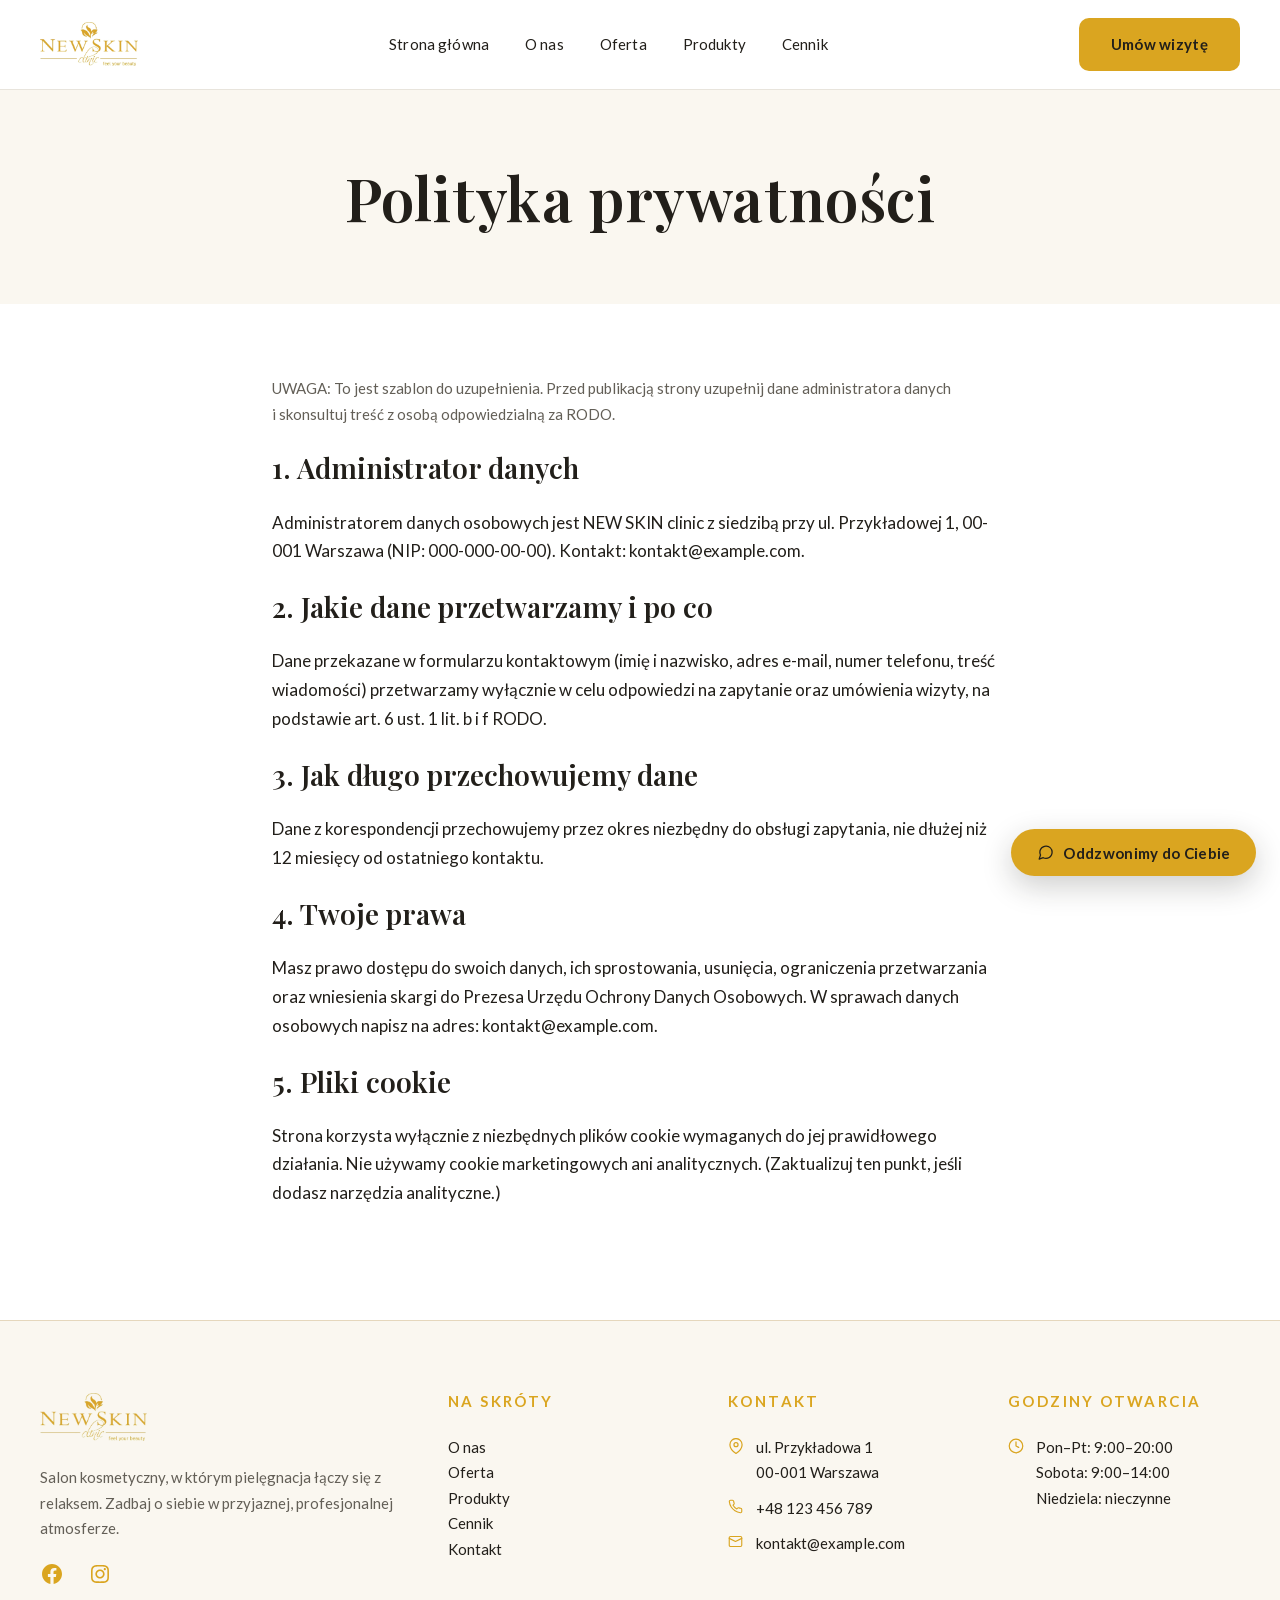
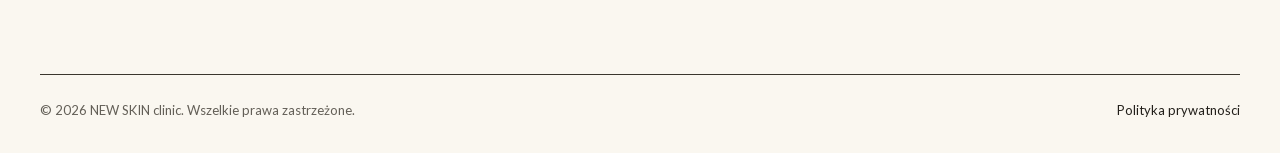
<file: polityka-prywatnosci/index.html>
<!DOCTYPE html>
<html lang="pl-PL">
<head>
	<meta charset="UTF-8" />
	<meta name="viewport" content="width=device-width, initial-scale=1" />
<meta name='robots' content='max-image-preview:large' />
<title>Polityka prywatności &#8211; NEW SKIN clinic</title>
<link rel="alternate" type="application/rss+xml" title="NEW SKIN clinic &raquo; Kanał z wpisami" href="https://piorkowskikamil.github.io/beauty-clinic-demo/feed/" />
<link rel="alternate" type="application/rss+xml" title="NEW SKIN clinic &raquo; Kanał z komentarzami" href="https://piorkowskikamil.github.io/beauty-clinic-demo/comments/feed/" />
<link rel="alternate" title="oEmbed (JSON)" type="application/json+oembed" href="https://piorkowskikamil.github.io/beauty-clinic-demo/wp-json/oembed/1.0/embed?url=http%3A%2F%2Flocalhost%3A8090%2Fpolityka-prywatnosci%2F" />
<link rel="alternate" title="oEmbed (XML)" type="text/xml+oembed" href="https://piorkowskikamil.github.io/beauty-clinic-demo/wp-json/oembed/1.0/embed?url=http%3A%2F%2Flocalhost%3A8090%2Fpolityka-prywatnosci%2F&#038;format=xml" />
<style id="wp-img-auto-sizes-contain-inline-css">
img:is([sizes=auto i],[sizes^="auto," i]){contain-intrinsic-size:3000px 1500px}
/*# sourceURL=wp-img-auto-sizes-contain-inline-css */
</style>
<style id="wp-block-site-title-inline-css">
.wp-block-site-title{box-sizing:border-box}.wp-block-site-title :where(a){color:inherit;font-family:inherit;font-size:inherit;font-style:inherit;font-weight:inherit;letter-spacing:inherit;line-height:inherit;text-decoration:inherit}
/*# sourceURL=https://piorkowskikamil.github.io/beauty-clinic-demo/wp-includes/blocks/site-title/style.min.css */
</style>
<style id="wp-block-navigation-link-inline-css">
.wp-block-navigation .wp-block-navigation-item__label{overflow-wrap:break-word}.wp-block-navigation .wp-block-navigation-item__description{display:none}.link-ui-tools{outline:1px solid #f0f0f0;padding:8px}.link-ui-block-inserter{padding-top:8px}.link-ui-block-inserter__back{margin-left:8px;text-transform:uppercase}
/*# sourceURL=https://piorkowskikamil.github.io/beauty-clinic-demo/wp-includes/blocks/navigation-link/style.min.css */
</style>
<link rel='stylesheet' id='wp-block-navigation-css' href='../wp-includes/blocks/navigation/style.min.css' media='all' />
<style id="wp-block-button-inline-css">
.wp-block-button__link{align-content:center;box-sizing:border-box;cursor:pointer;display:inline-block;height:100%;text-align:center;word-break:break-word}.wp-block-button__link.aligncenter{text-align:center}.wp-block-button__link.alignright{text-align:right}:where(.wp-block-button__link){border-radius:9999px;box-shadow:none;padding:calc(.667em + 2px) calc(1.333em + 2px);text-decoration:none}.wp-block-button[style*=text-decoration] .wp-block-button__link{text-decoration:inherit}.wp-block-buttons>.wp-block-button.has-custom-width{max-width:none}.wp-block-buttons>.wp-block-button.has-custom-width .wp-block-button__link{width:100%}.wp-block-buttons>.wp-block-button.has-custom-font-size .wp-block-button__link{font-size:inherit}.wp-block-buttons>.wp-block-button.wp-block-button__width-25{width:calc(25% - var(--wp--style--block-gap, .5em)*.75)}.wp-block-buttons>.wp-block-button.wp-block-button__width-50{width:calc(50% - var(--wp--style--block-gap, .5em)*.5)}.wp-block-buttons>.wp-block-button.wp-block-button__width-75{width:calc(75% - var(--wp--style--block-gap, .5em)*.25)}.wp-block-buttons>.wp-block-button.wp-block-button__width-100{flex-basis:100%;width:100%}.wp-block-buttons.is-vertical>.wp-block-button.wp-block-button__width-25{width:25%}.wp-block-buttons.is-vertical>.wp-block-button.wp-block-button__width-50{width:50%}.wp-block-buttons.is-vertical>.wp-block-button.wp-block-button__width-75{width:75%}.wp-block-button.is-style-squared,.wp-block-button__link.wp-block-button.is-style-squared{border-radius:0}.wp-block-button.no-border-radius,.wp-block-button__link.no-border-radius{border-radius:0!important}:root :where(.wp-block-button .wp-block-button__link.is-style-outline),:root :where(.wp-block-button.is-style-outline>.wp-block-button__link){border:2px solid;padding:.667em 1.333em}:root :where(.wp-block-button .wp-block-button__link.is-style-outline:not(.has-text-color)),:root :where(.wp-block-button.is-style-outline>.wp-block-button__link:not(.has-text-color)){color:currentColor}:root :where(.wp-block-button .wp-block-button__link.is-style-outline:not(.has-background)),:root :where(.wp-block-button.is-style-outline>.wp-block-button__link:not(.has-background)){background-color:initial;background-image:none}
/*# sourceURL=https://piorkowskikamil.github.io/beauty-clinic-demo/wp-includes/blocks/button/style.min.css */
</style>
<style id="wp-block-buttons-inline-css">
.wp-block-buttons{box-sizing:border-box}.wp-block-buttons.is-vertical{flex-direction:column}.wp-block-buttons.is-vertical>.wp-block-button:last-child{margin-bottom:0}.wp-block-buttons>.wp-block-button{display:inline-block;margin:0}.wp-block-buttons.is-content-justification-left{justify-content:flex-start}.wp-block-buttons.is-content-justification-left.is-vertical{align-items:flex-start}.wp-block-buttons.is-content-justification-center{justify-content:center}.wp-block-buttons.is-content-justification-center.is-vertical{align-items:center}.wp-block-buttons.is-content-justification-right{justify-content:flex-end}.wp-block-buttons.is-content-justification-right.is-vertical{align-items:flex-end}.wp-block-buttons.is-content-justification-space-between{justify-content:space-between}.wp-block-buttons.aligncenter{text-align:center}.wp-block-buttons:not(.is-content-justification-space-between,.is-content-justification-right,.is-content-justification-left,.is-content-justification-center) .wp-block-button.aligncenter{margin-left:auto;margin-right:auto;width:100%}.wp-block-buttons[style*=text-decoration] .wp-block-button,.wp-block-buttons[style*=text-decoration] .wp-block-button__link{text-decoration:inherit}.wp-block-buttons.has-custom-font-size .wp-block-button__link{font-size:inherit}.wp-block-buttons .wp-block-button__link{width:100%}.wp-block-button.aligncenter{text-align:center}
/*# sourceURL=https://piorkowskikamil.github.io/beauty-clinic-demo/wp-includes/blocks/buttons/style.min.css */
</style>
<style id="wp-block-group-inline-css">
.wp-block-group{box-sizing:border-box}:where(.wp-block-group.wp-block-group-is-layout-constrained){position:relative}
/*# sourceURL=https://piorkowskikamil.github.io/beauty-clinic-demo/wp-includes/blocks/group/style.min.css */
</style>
<style id="wp-block-post-title-inline-css">
.wp-block-post-title{box-sizing:border-box;word-break:break-word}.wp-block-post-title :where(a){display:inline-block;font-family:inherit;font-size:inherit;font-style:inherit;font-weight:inherit;letter-spacing:inherit;line-height:inherit;text-decoration:inherit}
/*# sourceURL=https://piorkowskikamil.github.io/beauty-clinic-demo/wp-includes/blocks/post-title/style.min.css */
</style>
<style id="wp-block-paragraph-inline-css">
.is-small-text{font-size:.875em}.is-regular-text{font-size:1em}.is-large-text{font-size:2.25em}.is-larger-text{font-size:3em}.has-drop-cap:not(:focus):first-letter{float:left;font-size:8.4em;font-style:normal;font-weight:100;line-height:.68;margin:.05em .1em 0 0;text-transform:uppercase}body.rtl .has-drop-cap:not(:focus):first-letter{float:none;margin-left:.1em}p.has-drop-cap.has-background{overflow:hidden}:root :where(p.has-background){padding:1.25em 2.375em}:where(p.has-text-color:not(.has-link-color)) a{color:inherit}p.has-text-align-left[style*="writing-mode:vertical-lr"],p.has-text-align-right[style*="writing-mode:vertical-rl"]{rotate:180deg}
/*# sourceURL=https://piorkowskikamil.github.io/beauty-clinic-demo/wp-includes/blocks/paragraph/style.min.css */
</style>
<style id="wp-block-heading-inline-css">
h1:where(.wp-block-heading).has-background,h2:where(.wp-block-heading).has-background,h3:where(.wp-block-heading).has-background,h4:where(.wp-block-heading).has-background,h5:where(.wp-block-heading).has-background,h6:where(.wp-block-heading).has-background{padding:1.25em 2.375em}h1.has-text-align-left[style*=writing-mode]:where([style*=vertical-lr]),h1.has-text-align-right[style*=writing-mode]:where([style*=vertical-rl]),h2.has-text-align-left[style*=writing-mode]:where([style*=vertical-lr]),h2.has-text-align-right[style*=writing-mode]:where([style*=vertical-rl]),h3.has-text-align-left[style*=writing-mode]:where([style*=vertical-lr]),h3.has-text-align-right[style*=writing-mode]:where([style*=vertical-rl]),h4.has-text-align-left[style*=writing-mode]:where([style*=vertical-lr]),h4.has-text-align-right[style*=writing-mode]:where([style*=vertical-rl]),h5.has-text-align-left[style*=writing-mode]:where([style*=vertical-lr]),h5.has-text-align-right[style*=writing-mode]:where([style*=vertical-rl]),h6.has-text-align-left[style*=writing-mode]:where([style*=vertical-lr]),h6.has-text-align-right[style*=writing-mode]:where([style*=vertical-rl]){rotate:180deg}
/*# sourceURL=https://piorkowskikamil.github.io/beauty-clinic-demo/wp-includes/blocks/heading/style.min.css */
</style>
<style id="wp-block-post-content-inline-css">
.wp-block-post-content{display:flow-root}
/*# sourceURL=https://piorkowskikamil.github.io/beauty-clinic-demo/wp-includes/blocks/post-content/style.min.css */
</style>
<style id="wp-block-social-links-inline-css">
.wp-block-social-links{background:none;box-sizing:border-box;margin-left:0;padding-left:0;padding-right:0;text-indent:0}.wp-block-social-links .wp-social-link a,.wp-block-social-links .wp-social-link a:hover{border-bottom:0;box-shadow:none;text-decoration:none}.wp-block-social-links .wp-social-link svg{height:1em;width:1em}.wp-block-social-links .wp-social-link span:not(.screen-reader-text){font-size:.65em;margin-left:.5em;margin-right:.5em}.wp-block-social-links.has-small-icon-size{font-size:16px}.wp-block-social-links,.wp-block-social-links.has-normal-icon-size{font-size:24px}.wp-block-social-links.has-large-icon-size{font-size:36px}.wp-block-social-links.has-huge-icon-size{font-size:48px}.wp-block-social-links.aligncenter{display:flex;justify-content:center}.wp-block-social-links.alignright{justify-content:flex-end}.wp-block-social-link{border-radius:9999px;display:block}@media not (prefers-reduced-motion){.wp-block-social-link{transition:transform .1s ease}}.wp-block-social-link{height:auto}.wp-block-social-link a{align-items:center;display:flex;line-height:0}.wp-block-social-link:hover{transform:scale(1.1)}.wp-block-social-links .wp-block-social-link.wp-social-link{display:inline-block;margin:0;padding:0}.wp-block-social-links .wp-block-social-link.wp-social-link .wp-block-social-link-anchor,.wp-block-social-links .wp-block-social-link.wp-social-link .wp-block-social-link-anchor svg,.wp-block-social-links .wp-block-social-link.wp-social-link .wp-block-social-link-anchor:active,.wp-block-social-links .wp-block-social-link.wp-social-link .wp-block-social-link-anchor:hover,.wp-block-social-links .wp-block-social-link.wp-social-link .wp-block-social-link-anchor:visited{fill:currentColor;color:currentColor}:where(.wp-block-social-links:not(.is-style-logos-only)) .wp-social-link{background-color:#f0f0f0;color:#444}:where(.wp-block-social-links:not(.is-style-logos-only)) .wp-social-link-amazon{background-color:#f90;color:#fff}:where(.wp-block-social-links:not(.is-style-logos-only)) .wp-social-link-bandcamp{background-color:#1ea0c3;color:#fff}:where(.wp-block-social-links:not(.is-style-logos-only)) .wp-social-link-behance{background-color:#0757fe;color:#fff}:where(.wp-block-social-links:not(.is-style-logos-only)) .wp-social-link-bluesky{background-color:#0a7aff;color:#fff}:where(.wp-block-social-links:not(.is-style-logos-only)) .wp-social-link-codepen{background-color:#1e1f26;color:#fff}:where(.wp-block-social-links:not(.is-style-logos-only)) .wp-social-link-deviantart{background-color:#02e49b;color:#fff}:where(.wp-block-social-links:not(.is-style-logos-only)) .wp-social-link-discord{background-color:#5865f2;color:#fff}:where(.wp-block-social-links:not(.is-style-logos-only)) .wp-social-link-dribbble{background-color:#e94c89;color:#fff}:where(.wp-block-social-links:not(.is-style-logos-only)) .wp-social-link-dropbox{background-color:#4280ff;color:#fff}:where(.wp-block-social-links:not(.is-style-logos-only)) .wp-social-link-etsy{background-color:#f45800;color:#fff}:where(.wp-block-social-links:not(.is-style-logos-only)) .wp-social-link-facebook{background-color:#0866ff;color:#fff}:where(.wp-block-social-links:not(.is-style-logos-only)) .wp-social-link-fivehundredpx{background-color:#000;color:#fff}:where(.wp-block-social-links:not(.is-style-logos-only)) .wp-social-link-flickr{background-color:#0461dd;color:#fff}:where(.wp-block-social-links:not(.is-style-logos-only)) .wp-social-link-foursquare{background-color:#e65678;color:#fff}:where(.wp-block-social-links:not(.is-style-logos-only)) .wp-social-link-github{background-color:#24292d;color:#fff}:where(.wp-block-social-links:not(.is-style-logos-only)) .wp-social-link-goodreads{background-color:#eceadd;color:#382110}:where(.wp-block-social-links:not(.is-style-logos-only)) .wp-social-link-google{background-color:#ea4434;color:#fff}:where(.wp-block-social-links:not(.is-style-logos-only)) .wp-social-link-gravatar{background-color:#1d4fc4;color:#fff}:where(.wp-block-social-links:not(.is-style-logos-only)) .wp-social-link-instagram{background-color:#f00075;color:#fff}:where(.wp-block-social-links:not(.is-style-logos-only)) .wp-social-link-lastfm{background-color:#e21b24;color:#fff}:where(.wp-block-social-links:not(.is-style-logos-only)) .wp-social-link-linkedin{background-color:#0d66c2;color:#fff}:where(.wp-block-social-links:not(.is-style-logos-only)) .wp-social-link-mastodon{background-color:#3288d4;color:#fff}:where(.wp-block-social-links:not(.is-style-logos-only)) .wp-social-link-medium{background-color:#000;color:#fff}:where(.wp-block-social-links:not(.is-style-logos-only)) .wp-social-link-meetup{background-color:#f6405f;color:#fff}:where(.wp-block-social-links:not(.is-style-logos-only)) .wp-social-link-patreon{background-color:#000;color:#fff}:where(.wp-block-social-links:not(.is-style-logos-only)) .wp-social-link-pinterest{background-color:#e60122;color:#fff}:where(.wp-block-social-links:not(.is-style-logos-only)) .wp-social-link-pocket{background-color:#ef4155;color:#fff}:where(.wp-block-social-links:not(.is-style-logos-only)) .wp-social-link-reddit{background-color:#ff4500;color:#fff}:where(.wp-block-social-links:not(.is-style-logos-only)) .wp-social-link-skype{background-color:#0478d7;color:#fff}:where(.wp-block-social-links:not(.is-style-logos-only)) .wp-social-link-snapchat{stroke:#000;background-color:#fefc00;color:#fff}:where(.wp-block-social-links:not(.is-style-logos-only)) .wp-social-link-soundcloud{background-color:#ff5600;color:#fff}:where(.wp-block-social-links:not(.is-style-logos-only)) .wp-social-link-spotify{background-color:#1bd760;color:#fff}:where(.wp-block-social-links:not(.is-style-logos-only)) .wp-social-link-telegram{background-color:#2aabee;color:#fff}:where(.wp-block-social-links:not(.is-style-logos-only)) .wp-social-link-threads{background-color:#000;color:#fff}:where(.wp-block-social-links:not(.is-style-logos-only)) .wp-social-link-tiktok{background-color:#000;color:#fff}:where(.wp-block-social-links:not(.is-style-logos-only)) .wp-social-link-tumblr{background-color:#011835;color:#fff}:where(.wp-block-social-links:not(.is-style-logos-only)) .wp-social-link-twitch{background-color:#6440a4;color:#fff}:where(.wp-block-social-links:not(.is-style-logos-only)) .wp-social-link-twitter{background-color:#1da1f2;color:#fff}:where(.wp-block-social-links:not(.is-style-logos-only)) .wp-social-link-vimeo{background-color:#1eb7ea;color:#fff}:where(.wp-block-social-links:not(.is-style-logos-only)) .wp-social-link-vk{background-color:#4680c2;color:#fff}:where(.wp-block-social-links:not(.is-style-logos-only)) .wp-social-link-wordpress{background-color:#3499cd;color:#fff}:where(.wp-block-social-links:not(.is-style-logos-only)) .wp-social-link-whatsapp{background-color:#25d366;color:#fff}:where(.wp-block-social-links:not(.is-style-logos-only)) .wp-social-link-x{background-color:#000;color:#fff}:where(.wp-block-social-links:not(.is-style-logos-only)) .wp-social-link-yelp{background-color:#d32422;color:#fff}:where(.wp-block-social-links:not(.is-style-logos-only)) .wp-social-link-youtube{background-color:red;color:#fff}:where(.wp-block-social-links.is-style-logos-only) .wp-social-link{background:none}:where(.wp-block-social-links.is-style-logos-only) .wp-social-link svg{height:1.25em;width:1.25em}:where(.wp-block-social-links.is-style-logos-only) .wp-social-link-amazon{color:#f90}:where(.wp-block-social-links.is-style-logos-only) .wp-social-link-bandcamp{color:#1ea0c3}:where(.wp-block-social-links.is-style-logos-only) .wp-social-link-behance{color:#0757fe}:where(.wp-block-social-links.is-style-logos-only) .wp-social-link-bluesky{color:#0a7aff}:where(.wp-block-social-links.is-style-logos-only) .wp-social-link-codepen{color:#1e1f26}:where(.wp-block-social-links.is-style-logos-only) .wp-social-link-deviantart{color:#02e49b}:where(.wp-block-social-links.is-style-logos-only) .wp-social-link-discord{color:#5865f2}:where(.wp-block-social-links.is-style-logos-only) .wp-social-link-dribbble{color:#e94c89}:where(.wp-block-social-links.is-style-logos-only) .wp-social-link-dropbox{color:#4280ff}:where(.wp-block-social-links.is-style-logos-only) .wp-social-link-etsy{color:#f45800}:where(.wp-block-social-links.is-style-logos-only) .wp-social-link-facebook{color:#0866ff}:where(.wp-block-social-links.is-style-logos-only) .wp-social-link-fivehundredpx{color:#000}:where(.wp-block-social-links.is-style-logos-only) .wp-social-link-flickr{color:#0461dd}:where(.wp-block-social-links.is-style-logos-only) .wp-social-link-foursquare{color:#e65678}:where(.wp-block-social-links.is-style-logos-only) .wp-social-link-github{color:#24292d}:where(.wp-block-social-links.is-style-logos-only) .wp-social-link-goodreads{color:#382110}:where(.wp-block-social-links.is-style-logos-only) .wp-social-link-google{color:#ea4434}:where(.wp-block-social-links.is-style-logos-only) .wp-social-link-gravatar{color:#1d4fc4}:where(.wp-block-social-links.is-style-logos-only) .wp-social-link-instagram{color:#f00075}:where(.wp-block-social-links.is-style-logos-only) .wp-social-link-lastfm{color:#e21b24}:where(.wp-block-social-links.is-style-logos-only) .wp-social-link-linkedin{color:#0d66c2}:where(.wp-block-social-links.is-style-logos-only) .wp-social-link-mastodon{color:#3288d4}:where(.wp-block-social-links.is-style-logos-only) .wp-social-link-medium{color:#000}:where(.wp-block-social-links.is-style-logos-only) .wp-social-link-meetup{color:#f6405f}:where(.wp-block-social-links.is-style-logos-only) .wp-social-link-patreon{color:#000}:where(.wp-block-social-links.is-style-logos-only) .wp-social-link-pinterest{color:#e60122}:where(.wp-block-social-links.is-style-logos-only) .wp-social-link-pocket{color:#ef4155}:where(.wp-block-social-links.is-style-logos-only) .wp-social-link-reddit{color:#ff4500}:where(.wp-block-social-links.is-style-logos-only) .wp-social-link-skype{color:#0478d7}:where(.wp-block-social-links.is-style-logos-only) .wp-social-link-snapchat{stroke:#000;color:#fff}:where(.wp-block-social-links.is-style-logos-only) .wp-social-link-soundcloud{color:#ff5600}:where(.wp-block-social-links.is-style-logos-only) .wp-social-link-spotify{color:#1bd760}:where(.wp-block-social-links.is-style-logos-only) .wp-social-link-telegram{color:#2aabee}:where(.wp-block-social-links.is-style-logos-only) .wp-social-link-threads{color:#000}:where(.wp-block-social-links.is-style-logos-only) .wp-social-link-tiktok{color:#000}:where(.wp-block-social-links.is-style-logos-only) .wp-social-link-tumblr{color:#011835}:where(.wp-block-social-links.is-style-logos-only) .wp-social-link-twitch{color:#6440a4}:where(.wp-block-social-links.is-style-logos-only) .wp-social-link-twitter{color:#1da1f2}:where(.wp-block-social-links.is-style-logos-only) .wp-social-link-vimeo{color:#1eb7ea}:where(.wp-block-social-links.is-style-logos-only) .wp-social-link-vk{color:#4680c2}:where(.wp-block-social-links.is-style-logos-only) .wp-social-link-whatsapp{color:#25d366}:where(.wp-block-social-links.is-style-logos-only) .wp-social-link-wordpress{color:#3499cd}:where(.wp-block-social-links.is-style-logos-only) .wp-social-link-x{color:#000}:where(.wp-block-social-links.is-style-logos-only) .wp-social-link-yelp{color:#d32422}:where(.wp-block-social-links.is-style-logos-only) .wp-social-link-youtube{color:red}.wp-block-social-links.is-style-pill-shape .wp-social-link{width:auto}:root :where(.wp-block-social-links .wp-social-link a){padding:.25em}:root :where(.wp-block-social-links.is-style-logos-only .wp-social-link a){padding:0}:root :where(.wp-block-social-links.is-style-pill-shape .wp-social-link a){padding-left:.6666666667em;padding-right:.6666666667em}.wp-block-social-links:not(.has-icon-color):not(.has-icon-background-color) .wp-social-link-snapchat .wp-block-social-link-label{color:#000}
/*# sourceURL=https://piorkowskikamil.github.io/beauty-clinic-demo/wp-includes/blocks/social-links/style.min.css */
</style>
<style id="wp-block-list-inline-css">
ol,ul{box-sizing:border-box}:root :where(.wp-block-list.has-background){padding:1.25em 2.375em}
/*# sourceURL=https://piorkowskikamil.github.io/beauty-clinic-demo/wp-includes/blocks/list/style.min.css */
</style>
<style id="wp-block-columns-inline-css">
.wp-block-columns{box-sizing:border-box;display:flex;flex-wrap:wrap!important}@media (min-width:782px){.wp-block-columns{flex-wrap:nowrap!important}}.wp-block-columns{align-items:normal!important}.wp-block-columns.are-vertically-aligned-top{align-items:flex-start}.wp-block-columns.are-vertically-aligned-center{align-items:center}.wp-block-columns.are-vertically-aligned-bottom{align-items:flex-end}@media (max-width:781px){.wp-block-columns:not(.is-not-stacked-on-mobile)>.wp-block-column{flex-basis:100%!important}}@media (min-width:782px){.wp-block-columns:not(.is-not-stacked-on-mobile)>.wp-block-column{flex-basis:0;flex-grow:1}.wp-block-columns:not(.is-not-stacked-on-mobile)>.wp-block-column[style*=flex-basis]{flex-grow:0}}.wp-block-columns.is-not-stacked-on-mobile{flex-wrap:nowrap!important}.wp-block-columns.is-not-stacked-on-mobile>.wp-block-column{flex-basis:0;flex-grow:1}.wp-block-columns.is-not-stacked-on-mobile>.wp-block-column[style*=flex-basis]{flex-grow:0}:where(.wp-block-columns){margin-bottom:1.75em}:where(.wp-block-columns.has-background){padding:1.25em 2.375em}.wp-block-column{flex-grow:1;min-width:0;overflow-wrap:break-word;word-break:break-word}.wp-block-column.is-vertically-aligned-top{align-self:flex-start}.wp-block-column.is-vertically-aligned-center{align-self:center}.wp-block-column.is-vertically-aligned-bottom{align-self:flex-end}.wp-block-column.is-vertically-aligned-stretch{align-self:stretch}.wp-block-column.is-vertically-aligned-bottom,.wp-block-column.is-vertically-aligned-center,.wp-block-column.is-vertically-aligned-top{width:100%}
/*# sourceURL=https://piorkowskikamil.github.io/beauty-clinic-demo/wp-includes/blocks/columns/style.min.css */
</style>
<style id="wp-block-spacer-inline-css">
.wp-block-spacer{clear:both}
/*# sourceURL=https://piorkowskikamil.github.io/beauty-clinic-demo/wp-includes/blocks/spacer/style.min.css */
</style>
<style id="wp-emoji-styles-inline-css">

	img.wp-smiley, img.emoji {
		display: inline !important;
		border: none !important;
		box-shadow: none !important;
		height: 1em !important;
		width: 1em !important;
		margin: 0 0.07em !important;
		vertical-align: -0.1em !important;
		background: none !important;
		padding: 0 !important;
	}
/*# sourceURL=wp-emoji-styles-inline-css */
</style>
<style id="wp-block-library-inline-css">
:root{--wp-block-synced-color:#7a00df;--wp-block-synced-color--rgb:122,0,223;--wp-bound-block-color:var(--wp-block-synced-color);--wp-editor-canvas-background:#ddd;--wp-admin-theme-color:#007cba;--wp-admin-theme-color--rgb:0,124,186;--wp-admin-theme-color-darker-10:#006ba1;--wp-admin-theme-color-darker-10--rgb:0,107,160.5;--wp-admin-theme-color-darker-20:#005a87;--wp-admin-theme-color-darker-20--rgb:0,90,135;--wp-admin-border-width-focus:2px}@media (min-resolution:192dpi){:root{--wp-admin-border-width-focus:1.5px}}.wp-element-button{cursor:pointer}:root .has-very-light-gray-background-color{background-color:#eee}:root .has-very-dark-gray-background-color{background-color:#313131}:root .has-very-light-gray-color{color:#eee}:root .has-very-dark-gray-color{color:#313131}:root .has-vivid-green-cyan-to-vivid-cyan-blue-gradient-background{background:linear-gradient(135deg,#00d084,#0693e3)}:root .has-purple-crush-gradient-background{background:linear-gradient(135deg,#34e2e4,#4721fb 50%,#ab1dfe)}:root .has-hazy-dawn-gradient-background{background:linear-gradient(135deg,#faaca8,#dad0ec)}:root .has-subdued-olive-gradient-background{background:linear-gradient(135deg,#fafae1,#67a671)}:root .has-atomic-cream-gradient-background{background:linear-gradient(135deg,#fdd79a,#004a59)}:root .has-nightshade-gradient-background{background:linear-gradient(135deg,#330968,#31cdcf)}:root .has-midnight-gradient-background{background:linear-gradient(135deg,#020381,#2874fc)}:root{--wp--preset--font-size--normal:16px;--wp--preset--font-size--huge:42px}.has-regular-font-size{font-size:1em}.has-larger-font-size{font-size:2.625em}.has-normal-font-size{font-size:var(--wp--preset--font-size--normal)}.has-huge-font-size{font-size:var(--wp--preset--font-size--huge)}:root .has-text-align-center{text-align:center}:root .has-text-align-left{text-align:left}:root .has-text-align-right{text-align:right}.has-fit-text{white-space:nowrap!important}#end-resizable-editor-section{display:none}.aligncenter{clear:both}.items-justified-left{justify-content:flex-start}.items-justified-center{justify-content:center}.items-justified-right{justify-content:flex-end}.items-justified-space-between{justify-content:space-between}.screen-reader-text{word-wrap:normal!important;border:0;clip-path:inset(50%);height:1px;margin:-1px;overflow:hidden;padding:0;position:absolute;width:1px}.screen-reader-text:focus{background-color:#ddd;clip-path:none;color:#444;display:block;font-size:1em;height:auto;left:5px;line-height:normal;padding:15px 23px 14px;text-decoration:none;top:5px;width:auto;z-index:100000}html :where(.has-border-color){border-style:solid}html :where([style*=border-color]){border-style:solid}html :where([style*=border-top-color]){border-top-style:solid}html :where([style*=border-right-color]){border-right-style:solid}html :where([style*=border-bottom-color]){border-bottom-style:solid}html :where([style*=border-left-color]){border-left-style:solid}html :where([style*=border-width]){border-style:solid}html :where([style*=border-top-width]){border-top-style:solid}html :where([style*=border-right-width]){border-right-style:solid}html :where([style*=border-bottom-width]){border-bottom-style:solid}html :where([style*=border-left-width]){border-left-style:solid}html :where(img[class*=wp-image-]){height:auto;max-width:100%}:where(figure){margin:0 0 1em}html :where(.is-position-sticky){--wp-admin--admin-bar--position-offset:var(--wp-admin--admin-bar--height,0px)}@media screen and (max-width:600px){html :where(.is-position-sticky){--wp-admin--admin-bar--position-offset:0px}}
/*# sourceURL=/wp-includes/css/dist/block-library/common.min.css */
</style>
<style id="global-styles-inline-css">
:root{--wp--preset--aspect-ratio--square: 1;--wp--preset--aspect-ratio--4-3: 4/3;--wp--preset--aspect-ratio--3-4: 3/4;--wp--preset--aspect-ratio--3-2: 3/2;--wp--preset--aspect-ratio--2-3: 2/3;--wp--preset--aspect-ratio--16-9: 16/9;--wp--preset--aspect-ratio--9-16: 9/16;--wp--preset--color--black: #000000;--wp--preset--color--cyan-bluish-gray: #abb8c3;--wp--preset--color--white: #ffffff;--wp--preset--color--pale-pink: #f78da7;--wp--preset--color--vivid-red: #cf2e2e;--wp--preset--color--luminous-vivid-orange: #ff6900;--wp--preset--color--luminous-vivid-amber: #fcb900;--wp--preset--color--light-green-cyan: #7bdcb5;--wp--preset--color--vivid-green-cyan: #00d084;--wp--preset--color--pale-cyan-blue: #8ed1fc;--wp--preset--color--vivid-cyan-blue: #0693e3;--wp--preset--color--vivid-purple: #9b51e0;--wp--preset--color--base: #ffffff;--wp--preset--color--contrast: #221f1a;--wp--preset--color--primary: #c5a572;--wp--preset--color--primary-dark: #8a6f47;--wp--preset--color--secondary: #80e4c8;--wp--preset--color--secondary-soft: #eafaf5;--wp--preset--color--cream: #faf7f0;--wp--preset--color--muted: #635f57;--wp--preset--color--sand: #e8e4dc;--wp--preset--gradient--vivid-cyan-blue-to-vivid-purple: linear-gradient(135deg,rgb(6,147,227) 0%,rgb(155,81,224) 100%);--wp--preset--gradient--light-green-cyan-to-vivid-green-cyan: linear-gradient(135deg,rgb(122,220,180) 0%,rgb(0,208,130) 100%);--wp--preset--gradient--luminous-vivid-amber-to-luminous-vivid-orange: linear-gradient(135deg,rgb(252,185,0) 0%,rgb(255,105,0) 100%);--wp--preset--gradient--luminous-vivid-orange-to-vivid-red: linear-gradient(135deg,rgb(255,105,0) 0%,rgb(207,46,46) 100%);--wp--preset--gradient--very-light-gray-to-cyan-bluish-gray: linear-gradient(135deg,rgb(238,238,238) 0%,rgb(169,184,195) 100%);--wp--preset--gradient--cool-to-warm-spectrum: linear-gradient(135deg,rgb(74,234,220) 0%,rgb(151,120,209) 20%,rgb(207,42,186) 40%,rgb(238,44,130) 60%,rgb(251,105,98) 80%,rgb(254,248,76) 100%);--wp--preset--gradient--blush-light-purple: linear-gradient(135deg,rgb(255,206,236) 0%,rgb(152,150,240) 100%);--wp--preset--gradient--blush-bordeaux: linear-gradient(135deg,rgb(254,205,165) 0%,rgb(254,45,45) 50%,rgb(107,0,62) 100%);--wp--preset--gradient--luminous-dusk: linear-gradient(135deg,rgb(255,203,112) 0%,rgb(199,81,192) 50%,rgb(65,88,208) 100%);--wp--preset--gradient--pale-ocean: linear-gradient(135deg,rgb(255,245,203) 0%,rgb(182,227,212) 50%,rgb(51,167,181) 100%);--wp--preset--gradient--electric-grass: linear-gradient(135deg,rgb(202,248,128) 0%,rgb(113,206,126) 100%);--wp--preset--gradient--midnight: linear-gradient(135deg,rgb(2,3,129) 0%,rgb(40,116,252) 100%);--wp--preset--font-size--small: 0.9375rem;--wp--preset--font-size--medium: 1.0625rem;--wp--preset--font-size--large: clamp(1.125rem, 1.125rem + ((1vw - 0.2rem) * 0.227), 1.25rem);--wp--preset--font-size--x-large: clamp(1.5rem, 1.5rem + ((1vw - 0.2rem) * 0.455), 1.75rem);--wp--preset--font-size--x-small: 0.8125rem;--wp--preset--font-size--xx-large: clamp(2rem, 2rem + ((1vw - 0.2rem) * 1.818), 3rem);--wp--preset--font-size--huge: clamp(2.5rem, 2.5rem + ((1vw - 0.2rem) * 2.273), 3.75rem);--wp--preset--font-family--body: 'Lato', -apple-system, 'Segoe UI', sans-serif;--wp--preset--font-family--heading: 'Playfair Display', Georgia, serif;--wp--preset--spacing--20: 0.75rem;--wp--preset--spacing--30: 1.25rem;--wp--preset--spacing--40: 2rem;--wp--preset--spacing--50: clamp(2.75rem, 6vw, 4.5rem);--wp--preset--spacing--60: clamp(4.5rem, 9vw, 7rem);--wp--preset--spacing--70: 3.38rem;--wp--preset--spacing--80: 5.06rem;--wp--preset--spacing--10: 0.5rem;--wp--preset--shadow--natural: 6px 6px 9px rgba(0, 0, 0, 0.2);--wp--preset--shadow--deep: 12px 12px 50px rgba(0, 0, 0, 0.4);--wp--preset--shadow--sharp: 6px 6px 0px rgba(0, 0, 0, 0.2);--wp--preset--shadow--outlined: 6px 6px 0px -3px rgb(255, 255, 255), 6px 6px rgb(0, 0, 0);--wp--preset--shadow--crisp: 6px 6px 0px rgb(0, 0, 0);}:root { --wp--style--global--content-size: 46rem;--wp--style--global--wide-size: 75rem; }:where(body) { margin: 0; }.wp-site-blocks { padding-top: var(--wp--style--root--padding-top); padding-bottom: var(--wp--style--root--padding-bottom); }.has-global-padding { padding-right: var(--wp--style--root--padding-right); padding-left: var(--wp--style--root--padding-left); }.has-global-padding > .alignfull { margin-right: calc(var(--wp--style--root--padding-right) * -1); margin-left: calc(var(--wp--style--root--padding-left) * -1); }.has-global-padding :where(:not(.alignfull.is-layout-flow) > .has-global-padding:not(.wp-block-block, .alignfull)) { padding-right: 0; padding-left: 0; }.has-global-padding :where(:not(.alignfull.is-layout-flow) > .has-global-padding:not(.wp-block-block, .alignfull)) > .alignfull { margin-left: 0; margin-right: 0; }.wp-site-blocks > .alignleft { float: left; margin-right: 2em; }.wp-site-blocks > .alignright { float: right; margin-left: 2em; }.wp-site-blocks > .aligncenter { justify-content: center; margin-left: auto; margin-right: auto; }:where(.wp-site-blocks) > * { margin-block-start: 1.5rem; margin-block-end: 0; }:where(.wp-site-blocks) > :first-child { margin-block-start: 0; }:where(.wp-site-blocks) > :last-child { margin-block-end: 0; }:root { --wp--style--block-gap: 1.5rem; }:root :where(.is-layout-flow) > :first-child{margin-block-start: 0;}:root :where(.is-layout-flow) > :last-child{margin-block-end: 0;}:root :where(.is-layout-flow) > *{margin-block-start: 1.5rem;margin-block-end: 0;}:root :where(.is-layout-constrained) > :first-child{margin-block-start: 0;}:root :where(.is-layout-constrained) > :last-child{margin-block-end: 0;}:root :where(.is-layout-constrained) > *{margin-block-start: 1.5rem;margin-block-end: 0;}:root :where(.is-layout-flex){gap: 1.5rem;}:root :where(.is-layout-grid){gap: 1.5rem;}.is-layout-flow > .alignleft{float: left;margin-inline-start: 0;margin-inline-end: 2em;}.is-layout-flow > .alignright{float: right;margin-inline-start: 2em;margin-inline-end: 0;}.is-layout-flow > .aligncenter{margin-left: auto !important;margin-right: auto !important;}.is-layout-constrained > .alignleft{float: left;margin-inline-start: 0;margin-inline-end: 2em;}.is-layout-constrained > .alignright{float: right;margin-inline-start: 2em;margin-inline-end: 0;}.is-layout-constrained > .aligncenter{margin-left: auto !important;margin-right: auto !important;}.is-layout-constrained > :where(:not(.alignleft):not(.alignright):not(.alignfull)){max-width: var(--wp--style--global--content-size);margin-left: auto !important;margin-right: auto !important;}.is-layout-constrained > .alignwide{max-width: var(--wp--style--global--wide-size);}body .is-layout-flex{display: flex;}.is-layout-flex{flex-wrap: wrap;align-items: center;}.is-layout-flex > :is(*, div){margin: 0;}body .is-layout-grid{display: grid;}.is-layout-grid > :is(*, div){margin: 0;}body{background-color: var(--wp--preset--color--base);color: var(--wp--preset--color--contrast);font-family: var(--wp--preset--font-family--body);font-size: var(--wp--preset--font-size--medium);font-weight: 400;line-height: 1.7;--wp--style--root--padding-top: 0px;--wp--style--root--padding-right: clamp(1.25rem, 4vw, 2.5rem);--wp--style--root--padding-bottom: 0px;--wp--style--root--padding-left: clamp(1.25rem, 4vw, 2.5rem);}a:where(:not(.wp-element-button)){color: var(--wp--preset--color--primary-dark);}:root :where(a:where(:not(.wp-element-button)):hover){color: var(--wp--preset--color--contrast);}h1, h2, h3, h4, h5, h6{color: var(--wp--preset--color--contrast);font-family: var(--wp--preset--font-family--heading);font-weight: 600;line-height: 1.18;}h1{font-size: var(--wp--preset--font-size--huge);}h2{font-size: var(--wp--preset--font-size--xx-large);}h3{font-size: var(--wp--preset--font-size--x-large);}h4{font-size: var(--wp--preset--font-size--large);}:root :where(.wp-element-button, .wp-block-button__link){background-color: var(--wp--preset--color--primary);border-radius: 999px;border-width: 0;color: var(--wp--preset--color--contrast);font-family: var(--wp--preset--font-family--body);font-size: var(--wp--preset--font-size--small);font-style: inherit;font-weight: 700;letter-spacing: 0.02em;line-height: inherit;padding-top: 0.85rem;padding-right: 2rem;padding-bottom: 0.85rem;padding-left: 2rem;text-decoration: none;text-transform: inherit;}:root :where(.wp-element-button:hover, .wp-block-button__link:hover){background-color: var(--wp--preset--color--contrast);color: var(--wp--preset--color--base);}.has-black-color{color: var(--wp--preset--color--black) !important;}.has-cyan-bluish-gray-color{color: var(--wp--preset--color--cyan-bluish-gray) !important;}.has-white-color{color: var(--wp--preset--color--white) !important;}.has-pale-pink-color{color: var(--wp--preset--color--pale-pink) !important;}.has-vivid-red-color{color: var(--wp--preset--color--vivid-red) !important;}.has-luminous-vivid-orange-color{color: var(--wp--preset--color--luminous-vivid-orange) !important;}.has-luminous-vivid-amber-color{color: var(--wp--preset--color--luminous-vivid-amber) !important;}.has-light-green-cyan-color{color: var(--wp--preset--color--light-green-cyan) !important;}.has-vivid-green-cyan-color{color: var(--wp--preset--color--vivid-green-cyan) !important;}.has-pale-cyan-blue-color{color: var(--wp--preset--color--pale-cyan-blue) !important;}.has-vivid-cyan-blue-color{color: var(--wp--preset--color--vivid-cyan-blue) !important;}.has-vivid-purple-color{color: var(--wp--preset--color--vivid-purple) !important;}.has-base-color{color: var(--wp--preset--color--base) !important;}.has-contrast-color{color: var(--wp--preset--color--contrast) !important;}.has-primary-color{color: var(--wp--preset--color--primary) !important;}.has-primary-dark-color{color: var(--wp--preset--color--primary-dark) !important;}.has-secondary-color{color: var(--wp--preset--color--secondary) !important;}.has-secondary-soft-color{color: var(--wp--preset--color--secondary-soft) !important;}.has-cream-color{color: var(--wp--preset--color--cream) !important;}.has-muted-color{color: var(--wp--preset--color--muted) !important;}.has-sand-color{color: var(--wp--preset--color--sand) !important;}.has-black-background-color{background-color: var(--wp--preset--color--black) !important;}.has-cyan-bluish-gray-background-color{background-color: var(--wp--preset--color--cyan-bluish-gray) !important;}.has-white-background-color{background-color: var(--wp--preset--color--white) !important;}.has-pale-pink-background-color{background-color: var(--wp--preset--color--pale-pink) !important;}.has-vivid-red-background-color{background-color: var(--wp--preset--color--vivid-red) !important;}.has-luminous-vivid-orange-background-color{background-color: var(--wp--preset--color--luminous-vivid-orange) !important;}.has-luminous-vivid-amber-background-color{background-color: var(--wp--preset--color--luminous-vivid-amber) !important;}.has-light-green-cyan-background-color{background-color: var(--wp--preset--color--light-green-cyan) !important;}.has-vivid-green-cyan-background-color{background-color: var(--wp--preset--color--vivid-green-cyan) !important;}.has-pale-cyan-blue-background-color{background-color: var(--wp--preset--color--pale-cyan-blue) !important;}.has-vivid-cyan-blue-background-color{background-color: var(--wp--preset--color--vivid-cyan-blue) !important;}.has-vivid-purple-background-color{background-color: var(--wp--preset--color--vivid-purple) !important;}.has-base-background-color{background-color: var(--wp--preset--color--base) !important;}.has-contrast-background-color{background-color: var(--wp--preset--color--contrast) !important;}.has-primary-background-color{background-color: var(--wp--preset--color--primary) !important;}.has-primary-dark-background-color{background-color: var(--wp--preset--color--primary-dark) !important;}.has-secondary-background-color{background-color: var(--wp--preset--color--secondary) !important;}.has-secondary-soft-background-color{background-color: var(--wp--preset--color--secondary-soft) !important;}.has-cream-background-color{background-color: var(--wp--preset--color--cream) !important;}.has-muted-background-color{background-color: var(--wp--preset--color--muted) !important;}.has-sand-background-color{background-color: var(--wp--preset--color--sand) !important;}.has-black-border-color{border-color: var(--wp--preset--color--black) !important;}.has-cyan-bluish-gray-border-color{border-color: var(--wp--preset--color--cyan-bluish-gray) !important;}.has-white-border-color{border-color: var(--wp--preset--color--white) !important;}.has-pale-pink-border-color{border-color: var(--wp--preset--color--pale-pink) !important;}.has-vivid-red-border-color{border-color: var(--wp--preset--color--vivid-red) !important;}.has-luminous-vivid-orange-border-color{border-color: var(--wp--preset--color--luminous-vivid-orange) !important;}.has-luminous-vivid-amber-border-color{border-color: var(--wp--preset--color--luminous-vivid-amber) !important;}.has-light-green-cyan-border-color{border-color: var(--wp--preset--color--light-green-cyan) !important;}.has-vivid-green-cyan-border-color{border-color: var(--wp--preset--color--vivid-green-cyan) !important;}.has-pale-cyan-blue-border-color{border-color: var(--wp--preset--color--pale-cyan-blue) !important;}.has-vivid-cyan-blue-border-color{border-color: var(--wp--preset--color--vivid-cyan-blue) !important;}.has-vivid-purple-border-color{border-color: var(--wp--preset--color--vivid-purple) !important;}.has-base-border-color{border-color: var(--wp--preset--color--base) !important;}.has-contrast-border-color{border-color: var(--wp--preset--color--contrast) !important;}.has-primary-border-color{border-color: var(--wp--preset--color--primary) !important;}.has-primary-dark-border-color{border-color: var(--wp--preset--color--primary-dark) !important;}.has-secondary-border-color{border-color: var(--wp--preset--color--secondary) !important;}.has-secondary-soft-border-color{border-color: var(--wp--preset--color--secondary-soft) !important;}.has-cream-border-color{border-color: var(--wp--preset--color--cream) !important;}.has-muted-border-color{border-color: var(--wp--preset--color--muted) !important;}.has-sand-border-color{border-color: var(--wp--preset--color--sand) !important;}.has-vivid-cyan-blue-to-vivid-purple-gradient-background{background: var(--wp--preset--gradient--vivid-cyan-blue-to-vivid-purple) !important;}.has-light-green-cyan-to-vivid-green-cyan-gradient-background{background: var(--wp--preset--gradient--light-green-cyan-to-vivid-green-cyan) !important;}.has-luminous-vivid-amber-to-luminous-vivid-orange-gradient-background{background: var(--wp--preset--gradient--luminous-vivid-amber-to-luminous-vivid-orange) !important;}.has-luminous-vivid-orange-to-vivid-red-gradient-background{background: var(--wp--preset--gradient--luminous-vivid-orange-to-vivid-red) !important;}.has-very-light-gray-to-cyan-bluish-gray-gradient-background{background: var(--wp--preset--gradient--very-light-gray-to-cyan-bluish-gray) !important;}.has-cool-to-warm-spectrum-gradient-background{background: var(--wp--preset--gradient--cool-to-warm-spectrum) !important;}.has-blush-light-purple-gradient-background{background: var(--wp--preset--gradient--blush-light-purple) !important;}.has-blush-bordeaux-gradient-background{background: var(--wp--preset--gradient--blush-bordeaux) !important;}.has-luminous-dusk-gradient-background{background: var(--wp--preset--gradient--luminous-dusk) !important;}.has-pale-ocean-gradient-background{background: var(--wp--preset--gradient--pale-ocean) !important;}.has-electric-grass-gradient-background{background: var(--wp--preset--gradient--electric-grass) !important;}.has-midnight-gradient-background{background: var(--wp--preset--gradient--midnight) !important;}.has-small-font-size{font-size: var(--wp--preset--font-size--small) !important;}.has-medium-font-size{font-size: var(--wp--preset--font-size--medium) !important;}.has-large-font-size{font-size: var(--wp--preset--font-size--large) !important;}.has-x-large-font-size{font-size: var(--wp--preset--font-size--x-large) !important;}.has-x-small-font-size{font-size: var(--wp--preset--font-size--x-small) !important;}.has-xx-large-font-size{font-size: var(--wp--preset--font-size--xx-large) !important;}.has-huge-font-size{font-size: var(--wp--preset--font-size--huge) !important;}.has-body-font-family{font-family: var(--wp--preset--font-family--body) !important;}.has-heading-font-family{font-family: var(--wp--preset--font-family--heading) !important;}
:root :where(.wp-block-navigation){font-size: var(--wp--preset--font-size--small);font-weight: 400;letter-spacing: 0.01em;}
/*# sourceURL=global-styles-inline-css */
</style>
<style id="core-block-supports-inline-css">
.wp-container-core-navigation-is-layout-0caefaff{gap:2.25rem;justify-content:center;}.wp-container-core-group-is-layout-c24ceac7{flex-wrap:nowrap;justify-content:space-between;align-items:center;}.wp-container-core-group-is-layout-aa50a3a3 > :where(:not(.alignleft):not(.alignright):not(.alignfull)){max-width:75rem;margin-left:auto !important;margin-right:auto !important;}.wp-container-core-group-is-layout-aa50a3a3 > .alignwide{max-width:75rem;}.wp-container-core-group-is-layout-aa50a3a3 .alignfull{max-width:none;}.wp-container-core-columns-is-layout-86559df1{flex-wrap:nowrap;gap:1.5rem 3rem;}.wp-container-core-group-is-layout-dc17e807{justify-content:space-between;}.wp-container-core-group-is-layout-6722ca0f > :where(:not(.alignleft):not(.alignright):not(.alignfull)){max-width:75rem;margin-left:auto !important;margin-right:auto !important;}.wp-container-core-group-is-layout-6722ca0f > .alignwide{max-width:75rem;}.wp-container-core-group-is-layout-6722ca0f .alignfull{max-width:none;}
/*# sourceURL=core-block-supports-inline-css */
</style>
<style id="wp-block-template-skip-link-inline-css">
/*! This file is auto-generated */
.skip-link.screen-reader-text{border:0;clip-path:inset(50%);height:1px;margin:-1px;overflow:hidden;padding:0;position:absolute!important;width:1px;word-wrap:normal!important;word-break:normal!important}.skip-link.screen-reader-text:focus{background-color:#eee;clip-path:none;color:#444;display:block;font-size:1em;height:auto;left:5px;line-height:normal;padding:15px 23px 14px;text-decoration:none;top:5px;width:auto;z-index:100000}
/*# sourceURL=/wp-includes/css/wp-block-template-skip-link.min.css */
</style>
<link rel='stylesheet' id='contact-form-7-css' href='../wp-content/plugins/contact-form-7/includes/css/styles.css' media='all' />
<link rel='stylesheet' id='beauty-clinic-custom-css' href='../wp-content/themes/beauty-clinic/assets/css/custom.css' media='all' />
<link rel="https://api.w.org/" href="https://piorkowskikamil.github.io/beauty-clinic-demo/wp-json/" /><link rel="alternate" title="JSON" type="application/json" href="https://piorkowskikamil.github.io/beauty-clinic-demo/wp-json/wp/v2/pages/11" /><link rel="EditURI" type="application/rsd+xml" title="RSD" href="https://piorkowskikamil.github.io/beauty-clinic-demo/xmlrpc.php?rsd" />
<meta name="generator" content="WordPress 7.0" />
<link rel="canonical" href="index.html" />
<link rel='shortlink' href='https://piorkowskikamil.github.io/beauty-clinic-demo/?p=11' />
<script id="wp-importmap" type="importmap">
{"imports":{"@wordpress/interactivity":"https://piorkowskikamil.github.io/beauty-clinic-demo/wp-includes/js/dist/script-modules/interactivity/index.min.js"}}
</script>
<link rel="modulepreload" href="../wp-includes/js/dist/script-modules/interactivity/index.min.js" id="@wordpress/interactivity-js-modulepreload" fetchpriority="low">
<style class="wp-fonts-local">
@font-face{font-family:Lato;font-style:normal;font-weight:300;font-display:swap;src:url('../wp-content/themes/beauty-clinic/assets/fonts/lato-300-latin.woff2') format('woff2');unicode-range:U+0000-00FF, U+0131, U+0152-0153, U+02BB-02BC, U+02C6, U+02DA, U+02DC, U+0304, U+0308, U+0329, U+2000-206F, U+20AC, U+2122, U+2191, U+2193, U+2212, U+2215, U+FEFF, U+FFFD;}
@font-face{font-family:Lato;font-style:normal;font-weight:300;font-display:swap;src:url('../wp-content/themes/beauty-clinic/assets/fonts/lato-300-latin-ext.woff2') format('woff2');unicode-range:U+0100-02BA, U+02BD-02C5, U+02C7-02CC, U+02CE-02D7, U+02DD-02FF, U+0304, U+0308, U+0329, U+1D00-1DBF, U+1E00-1E9F, U+1EF2-1EFF, U+2020, U+20A0-20AB, U+20AD-20C0, U+2113, U+2C60-2C7F, U+A720-A7FF;}
@font-face{font-family:Lato;font-style:normal;font-weight:400;font-display:swap;src:url('../wp-content/themes/beauty-clinic/assets/fonts/lato-400-latin.woff2') format('woff2');unicode-range:U+0000-00FF, U+0131, U+0152-0153, U+02BB-02BC, U+02C6, U+02DA, U+02DC, U+0304, U+0308, U+0329, U+2000-206F, U+20AC, U+2122, U+2191, U+2193, U+2212, U+2215, U+FEFF, U+FFFD;}
@font-face{font-family:Lato;font-style:normal;font-weight:400;font-display:swap;src:url('../wp-content/themes/beauty-clinic/assets/fonts/lato-400-latin-ext.woff2') format('woff2');unicode-range:U+0100-02BA, U+02BD-02C5, U+02C7-02CC, U+02CE-02D7, U+02DD-02FF, U+0304, U+0308, U+0329, U+1D00-1DBF, U+1E00-1E9F, U+1EF2-1EFF, U+2020, U+20A0-20AB, U+20AD-20C0, U+2113, U+2C60-2C7F, U+A720-A7FF;}
@font-face{font-family:Lato;font-style:normal;font-weight:700;font-display:swap;src:url('../wp-content/themes/beauty-clinic/assets/fonts/lato-700-latin.woff2') format('woff2');unicode-range:U+0000-00FF, U+0131, U+0152-0153, U+02BB-02BC, U+02C6, U+02DA, U+02DC, U+0304, U+0308, U+0329, U+2000-206F, U+20AC, U+2122, U+2191, U+2193, U+2212, U+2215, U+FEFF, U+FFFD;}
@font-face{font-family:Lato;font-style:normal;font-weight:700;font-display:swap;src:url('../wp-content/themes/beauty-clinic/assets/fonts/lato-700-latin-ext.woff2') format('woff2');unicode-range:U+0100-02BA, U+02BD-02C5, U+02C7-02CC, U+02CE-02D7, U+02DD-02FF, U+0304, U+0308, U+0329, U+1D00-1DBF, U+1E00-1E9F, U+1EF2-1EFF, U+2020, U+20A0-20AB, U+20AD-20C0, U+2113, U+2C60-2C7F, U+A720-A7FF;}
@font-face{font-family:"Playfair Display";font-style:normal;font-weight:400 700;font-display:swap;src:url('../wp-content/themes/beauty-clinic/assets/fonts/playfair-display-400700-latin.woff2') format('woff2');unicode-range:U+0000-00FF, U+0131, U+0152-0153, U+02BB-02BC, U+02C6, U+02DA, U+02DC, U+0304, U+0308, U+0329, U+2000-206F, U+20AC, U+2122, U+2191, U+2193, U+2212, U+2215, U+FEFF, U+FFFD;}
@font-face{font-family:"Playfair Display";font-style:normal;font-weight:400 700;font-display:swap;src:url('../wp-content/themes/beauty-clinic/assets/fonts/playfair-display-400700-latin-ext.woff2') format('woff2');unicode-range:U+0100-02BA, U+02BD-02C5, U+02C7-02CC, U+02CE-02D7, U+02DD-02FF, U+0304, U+0308, U+0329, U+1D00-1DBF, U+1E00-1E9F, U+1EF2-1EFF, U+2020, U+20A0-20AB, U+20AD-20C0, U+2113, U+2C60-2C7F, U+A720-A7FF;}
@font-face{font-family:"Playfair Display";font-style:italic;font-weight:400 700;font-display:swap;src:url('../wp-content/themes/beauty-clinic/assets/fonts/playfair-display-italic-400700-latin.woff2') format('woff2');unicode-range:U+0000-00FF, U+0131, U+0152-0153, U+02BB-02BC, U+02C6, U+02DA, U+02DC, U+0304, U+0308, U+0329, U+2000-206F, U+20AC, U+2122, U+2191, U+2193, U+2212, U+2215, U+FEFF, U+FFFD;}
@font-face{font-family:"Playfair Display";font-style:italic;font-weight:400 700;font-display:swap;src:url('../wp-content/themes/beauty-clinic/assets/fonts/playfair-display-italic-400700-latin-ext.woff2') format('woff2');unicode-range:U+0100-02BA, U+02BD-02C5, U+02C7-02CC, U+02CE-02D7, U+02DD-02FF, U+0304, U+0308, U+0329, U+1D00-1DBF, U+1E00-1E9F, U+1EF2-1EFF, U+2020, U+20A0-20AB, U+20AD-20C0, U+2113, U+2C60-2C7F, U+A720-A7FF;}
</style>
</head>

<body class="wp-singular page-template-default page page-id-11 wp-embed-responsive wp-theme-beauty-clinic">

<a class="skip-link screen-reader-text" id="wp-skip-link" href="index.html#wp--skip-link--target">Przejdź do treści</a><div class="wp-site-blocks"><header class="wp-block-template-part">
<div class="wp-block-group bc-site-header has-global-padding is-layout-constrained wp-container-core-group-is-layout-aa50a3a3 wp-block-group-is-layout-constrained" style="padding-top:1.125rem;padding-bottom:1.125rem">
<div class="wp-block-group alignwide is-content-justification-space-between is-nowrap is-layout-flex wp-container-core-group-is-layout-c24ceac7 wp-block-group-is-layout-flex"><p class="bc-site-brand wp-block-site-title"><a href="../index.html" target="_self" rel="home"><img class="bc-logo" src="../wp-content/themes/beauty-clinic/assets/img/logo.png" alt="NEW SKIN clinic" /></a></p>

<nav class="is-responsive items-justified-center wp-block-navigation is-content-justification-center is-layout-flex wp-container-core-navigation-is-layout-0caefaff wp-block-navigation-is-layout-flex" 
		 data-wp-interactive="core/navigation" data-wp-context='{"overlayOpenedBy":{"click":false,"hover":false,"focus":false},"type":"overlay","roleAttribute":"","ariaLabel":"Menu"}'><button aria-haspopup="dialog" aria-label="Rozwiń menu" class="wp-block-navigation__responsive-container-open" 
				data-wp-on--click="actions.openMenuOnClick"
				data-wp-on--keydown="actions.handleMenuKeydown"
			><svg width="24" height="24" xmlns="http://www.w3.org/2000/svg" viewBox="0 0 24 24" aria-hidden="true" focusable="false"><path d="M4 7.5h16v1.5H4z"></path><path d="M4 15h16v1.5H4z"></path></svg></button>
				<div class="wp-block-navigation__responsive-container has-text-color has-contrast-color has-background has-base-background-color"  id="modal-1" 
				data-wp-class--has-modal-open="state.isMenuOpen"
				data-wp-class--is-menu-open="state.isMenuOpen"
				data-wp-watch="callbacks.initMenu"
				data-wp-on--keydown="actions.handleMenuKeydown"
				data-wp-on--focusout="actions.handleMenuFocusout"
				tabindex="-1"
			>
					<div class="wp-block-navigation__responsive-close" tabindex="-1">
						<div class="wp-block-navigation__responsive-dialog" 
				data-wp-bind--aria-modal="state.ariaModal"
				data-wp-bind--aria-label="state.ariaLabel"
				data-wp-bind--role="state.roleAttribute"
			>
							<button aria-label="Zamknij menu" class="wp-block-navigation__responsive-container-close" 
				data-wp-on--click="actions.closeMenuOnClick"
			><svg xmlns="http://www.w3.org/2000/svg" viewBox="0 0 24 24" width="24" height="24" aria-hidden="true" focusable="false"><path d="m13.06 12 6.47-6.47-1.06-1.06L12 10.94 5.53 4.47 4.47 5.53 10.94 12l-6.47 6.47 1.06 1.06L12 13.06l6.47 6.47 1.06-1.06L13.06 12Z"></path></svg></button>
							<div class="wp-block-navigation__responsive-container-content" 
				data-wp-watch="callbacks.focusFirstElement"
			 id="modal-1-content">
								<ul class="wp-block-navigation__container is-responsive items-justified-center wp-block-navigation"><li class="wp-block-navigation-item wp-block-navigation-link"><a class="wp-block-navigation-item__content"  href="../index.html"><span class="wp-block-navigation-item__label">Strona główna</span></a></li><li class="wp-block-navigation-item wp-block-navigation-link"><a class="wp-block-navigation-item__content"  href="../o-nas/index.html"><span class="wp-block-navigation-item__label">O nas</span></a></li><li class="wp-block-navigation-item wp-block-navigation-link"><a class="wp-block-navigation-item__content"  href="../oferta/index.html"><span class="wp-block-navigation-item__label">Oferta</span></a></li><li class="wp-block-navigation-item wp-block-navigation-link"><a class="wp-block-navigation-item__content"  href="../produkty/index.html"><span class="wp-block-navigation-item__label">Produkty</span></a></li><li class="wp-block-navigation-item wp-block-navigation-link"><a class="wp-block-navigation-item__content"  href="../cennik/index.html"><span class="wp-block-navigation-item__label">Cennik</span></a></li></ul>
								
							</div>
						</div>
					</div>
				</div></nav>


<div class="wp-block-buttons is-layout-flex wp-block-buttons-is-layout-flex">
<div class="wp-block-button bc-header-cta"><a class="wp-block-button__link wp-element-button" href="../kontakt/index.html">Umów wizytę</a></div>
</div>
</div>
</div>

</header>


<main id="wp--skip-link--target" class="wp-block-group has-global-padding is-layout-constrained wp-block-group-is-layout-constrained">
<div class="wp-block-group alignfull has-cream-background-color has-background has-global-padding is-layout-constrained wp-block-group-is-layout-constrained" style="padding-top:var(--wp--preset--spacing--50);padding-bottom:var(--wp--preset--spacing--50)"><h1 class="has-text-align-center wp-block-post-title">Polityka prywatności</h1></div>


<div class="entry-content alignfull wp-block-post-content has-global-padding is-layout-constrained wp-block-post-content-is-layout-constrained">
<div class="wp-block-group alignfull has-global-padding is-layout-constrained wp-block-group-is-layout-constrained" style="padding-top:var(--wp--preset--spacing--50);padding-bottom:var(--wp--preset--spacing--60)">
<p class="has-muted-color has-text-color has-small-font-size wp-block-paragraph">UWAGA: To jest szablon do uzupełnienia. Przed publikacją strony uzupełnij dane administratora danych i skonsultuj treść z osobą odpowiedzialną za RODO.</p>



<h2 class="wp-block-heading has-x-large-font-size">1. Administrator danych</h2>



<p class="wp-block-paragraph">Administratorem danych osobowych jest NEW SKIN clinic z siedzibą przy ul. Przykładowej 1, 00-001 Warszawa (NIP: 000-000-00-00). Kontakt: kontakt@example.com.</p>



<h2 class="wp-block-heading has-x-large-font-size">2. Jakie dane przetwarzamy i po co</h2>



<p class="wp-block-paragraph">Dane przekazane w formularzu kontaktowym (imię i nazwisko, adres e-mail, numer telefonu, treść wiadomości) przetwarzamy wyłącznie w celu odpowiedzi na zapytanie oraz umówienia wizyty, na podstawie art. 6 ust. 1 lit. b i f RODO.</p>



<h2 class="wp-block-heading has-x-large-font-size">3. Jak długo przechowujemy dane</h2>



<p class="wp-block-paragraph">Dane z korespondencji przechowujemy przez okres niezbędny do obsługi zapytania, nie dłużej niż 12 miesięcy od ostatniego kontaktu.</p>



<h2 class="wp-block-heading has-x-large-font-size">4. Twoje prawa</h2>



<p class="wp-block-paragraph">Masz prawo dostępu do swoich danych, ich sprostowania, usunięcia, ograniczenia przetwarzania oraz wniesienia skargi do Prezesa Urzędu Ochrony Danych Osobowych. W sprawach danych osobowych napisz na adres: kontakt@example.com.</p>



<h2 class="wp-block-heading has-x-large-font-size">5. Pliki cookie</h2>



<p class="wp-block-paragraph">Strona korzysta wyłącznie z niezbędnych plików cookie wymaganych do jej prawidłowego działania. Nie używamy cookie marketingowych ani analitycznych. (Zaktualizuj ten punkt, jeśli dodasz narzędzia analityczne.)</p>
</div>
</div></main>


<footer class="wp-block-template-part">
<div class="wp-block-group alignfull bc-site-footer has-contrast-color has-cream-background-color has-text-color has-background has-global-padding is-layout-constrained wp-container-core-group-is-layout-6722ca0f wp-block-group-is-layout-constrained" style="padding-top:var(--wp--preset--spacing--50);padding-bottom:var(--wp--preset--spacing--40)">
<div class="wp-block-columns alignwide is-layout-flex wp-container-core-columns-is-layout-86559df1 wp-block-columns-is-layout-flex">
<div class="wp-block-column is-layout-flow wp-block-column-is-layout-flow" style="flex-basis:30%">
<h2 class="wp-block-heading has-base-color has-text-color has-x-large-font-size" style="font-weight:700"><a href="../index.html" aria-label="NEW SKIN clinic — strona główna"><img class="bc-footer-logo" src="../wp-content/themes/beauty-clinic/assets/img/logo.png" alt="NEW SKIN clinic" /></a></h2>



<p class="has-sand-color has-text-color has-small-font-size wp-block-paragraph">Salon kosmetyczny, w którym pielęgnacja łączy się z relaksem. Zadbaj o siebie w przyjaznej, profesjonalnej atmosferze.</p>



<ul class="wp-block-social-links has-icon-color is-style-logos-only is-layout-flex wp-block-social-links-is-layout-flex"><li style="color:var(--wp--preset--color--primary)" class="wp-social-link wp-social-link-facebook has-primary-color wp-block-social-link"><a href="https://www.facebook.com/" class="wp-block-social-link-anchor"><svg width="24" height="24" viewBox="0 0 24 24" version="1.1" xmlns="http://www.w3.org/2000/svg" aria-hidden="true" focusable="false"><path d="M12 2C6.5 2 2 6.5 2 12c0 5 3.7 9.1 8.4 9.9v-7H7.9V12h2.5V9.8c0-2.5 1.5-3.9 3.8-3.9 1.1 0 2.2.2 2.2.2v2.5h-1.3c-1.2 0-1.6.8-1.6 1.6V12h2.8l-.4 2.9h-2.3v7C18.3 21.1 22 17 22 12c0-5.5-4.5-10-10-10z"></path></svg><span class="wp-block-social-link-label screen-reader-text">Facebook</span></a></li>

<li style="color:var(--wp--preset--color--primary)" class="wp-social-link wp-social-link-instagram has-primary-color wp-block-social-link"><a href="https://www.instagram.com/" class="wp-block-social-link-anchor"><svg width="24" height="24" viewBox="0 0 24 24" version="1.1" xmlns="http://www.w3.org/2000/svg" aria-hidden="true" focusable="false"><path d="M12,4.622c2.403,0,2.688,0.009,3.637,0.052c0.877,0.04,1.354,0.187,1.671,0.31c0.42,0.163,0.72,0.358,1.035,0.673 c0.315,0.315,0.51,0.615,0.673,1.035c0.123,0.317,0.27,0.794,0.31,1.671c0.043,0.949,0.052,1.234,0.052,3.637 s-0.009,2.688-0.052,3.637c-0.04,0.877-0.187,1.354-0.31,1.671c-0.163,0.42-0.358,0.72-0.673,1.035 c-0.315,0.315-0.615,0.51-1.035,0.673c-0.317,0.123-0.794,0.27-1.671,0.31c-0.949,0.043-1.233,0.052-3.637,0.052 s-2.688-0.009-3.637-0.052c-0.877-0.04-1.354-0.187-1.671-0.31c-0.42-0.163-0.72-0.358-1.035-0.673 c-0.315-0.315-0.51-0.615-0.673-1.035c-0.123-0.317-0.27-0.794-0.31-1.671C4.631,14.688,4.622,14.403,4.622,12 s0.009-2.688,0.052-3.637c0.04-0.877,0.187-1.354,0.31-1.671c0.163-0.42,0.358-0.72,0.673-1.035 c0.315-0.315,0.615-0.51,1.035-0.673c0.317-0.123,0.794-0.27,1.671-0.31C9.312,4.631,9.597,4.622,12,4.622 M12,3 C9.556,3,9.249,3.01,8.289,3.054C7.331,3.098,6.677,3.25,6.105,3.472C5.513,3.702,5.011,4.01,4.511,4.511 c-0.5,0.5-0.808,1.002-1.038,1.594C3.25,6.677,3.098,7.331,3.054,8.289C3.01,9.249,3,9.556,3,12c0,2.444,0.01,2.751,0.054,3.711 c0.044,0.958,0.196,1.612,0.418,2.185c0.23,0.592,0.538,1.094,1.038,1.594c0.5,0.5,1.002,0.808,1.594,1.038 c0.572,0.222,1.227,0.375,2.185,0.418C9.249,20.99,9.556,21,12,21s2.751-0.01,3.711-0.054c0.958-0.044,1.612-0.196,2.185-0.418 c0.592-0.23,1.094-0.538,1.594-1.038c0.5-0.5,0.808-1.002,1.038-1.594c0.222-0.572,0.375-1.227,0.418-2.185 C20.99,14.751,21,14.444,21,12s-0.01-2.751-0.054-3.711c-0.044-0.958-0.196-1.612-0.418-2.185c-0.23-0.592-0.538-1.094-1.038-1.594 c-0.5-0.5-1.002-0.808-1.594-1.038c-0.572-0.222-1.227-0.375-2.185-0.418C14.751,3.01,14.444,3,12,3L12,3z M12,7.378 c-2.552,0-4.622,2.069-4.622,4.622S9.448,16.622,12,16.622s4.622-2.069,4.622-4.622S14.552,7.378,12,7.378z M12,15 c-1.657,0-3-1.343-3-3s1.343-3,3-3s3,1.343,3,3S13.657,15,12,15z M16.804,6.116c-0.596,0-1.08,0.484-1.08,1.08 s0.484,1.08,1.08,1.08c0.596,0,1.08-0.484,1.08-1.08S17.401,6.116,16.804,6.116z"></path></svg><span class="wp-block-social-link-label screen-reader-text">Instagram</span></a></li></ul>
</div>



<div class="wp-block-column is-layout-flow wp-block-column-is-layout-flow">
<h3 class="wp-block-heading bc-eyebrow has-small-font-size">Na skróty</h3>



<ul style="padding-left:0" class="wp-block-list is-style-default has-small-font-size">
<li><a href="../o-nas/index.html">O nas</a></li>



<li><a href="../oferta/index.html">Oferta</a></li>



<li><a href="../produkty/index.html">Produkty</a></li>



<li><a href="../cennik/index.html">Cennik</a></li>



<li><a href="../kontakt/index.html">Kontakt</a></li>
</ul>
</div>



<div class="wp-block-column is-layout-flow wp-block-column-is-layout-flow">
<h3 class="wp-block-heading bc-eyebrow has-small-font-size">Kontakt</h3>



<p class="bc-ico bc-ico-pin has-small-font-size wp-block-paragraph"><a href="../kontakt/index.html#mapa">ul. Przykładowa 1<br>00-001 Warszawa</a></p>



<p class="bc-ico bc-ico-phone has-small-font-size wp-block-paragraph"><a href="tel:+48123456789">+48 123 456 789</a></p>



<p class="bc-ico bc-ico-mail has-small-font-size wp-block-paragraph"><a href="mailto:kontakt@example.com">kontakt@example.com</a></p>
</div>



<div class="wp-block-column is-layout-flow wp-block-column-is-layout-flow">
<h3 class="wp-block-heading bc-eyebrow has-small-font-size">Godziny otwarcia</h3>



<p class="bc-ico bc-ico-clock has-small-font-size wp-block-paragraph">Pon–Pt: 9:00–20:00<br>Sobota: 9:00–14:00<br>Niedziela: nieczynne</p>
</div>
</div>



<div style="height:2.5rem" aria-hidden="true" class="wp-block-spacer"></div>



<div class="wp-block-group alignwide is-content-justification-space-between is-layout-flex wp-container-core-group-is-layout-dc17e807 wp-block-group-is-layout-flex" style="border-top-color:#3a362e;border-top-width:1px;padding-top:1.5rem">
<p class="has-sand-color has-text-color has-x-small-font-size wp-block-paragraph">© 2026 NEW SKIN clinic. Wszelkie prawa zastrzeżone.</p>



<p class="has-x-small-font-size wp-block-paragraph"><a href="index.html">Polityka prywatności</a></p>
</div>
</div>

</footer>
</div>
<script type="speculationrules">
{"prefetch":[{"source":"document","where":{"and":[{"href_matches":"/*"},{"not":{"href_matches":["/wp-*.php","/wp-admin/*","/wp-content/uploads/*","/wp-content/*","/wp-content/plugins/*","/wp-content/themes/beauty-clinic/*","/*\\?(.+)"]}},{"not":{"selector_matches":"a[rel~=\"nofollow\"]"}},{"not":{"selector_matches":".no-prefetch, .no-prefetch a"}}]},"eagerness":"conservative"}]}
</script>
<script data-wp-router-options="{&quot;loadOnClientNavigation&quot;:true}" fetchpriority="low" id="@wordpress/block-library/navigation/view-js-module" src="../wp-includes/js/dist/script-modules/block-library/navigation/view.min.js" type="module"></script>
<script id="wp-hooks-js" src="../wp-includes/js/dist/hooks.min.js"></script>
<script id="wp-i18n-js" src="../wp-includes/js/dist/i18n.min.js"></script>
<script id="wp-i18n-js-after">
wp.i18n.setLocaleData( { 'text direction\u0004ltr': [ 'ltr' ] } );
//# sourceURL=wp-i18n-js-after
</script>
<script id="swv-js" src="../wp-content/plugins/contact-form-7/includes/swv/js/index.js"></script>
<script id="contact-form-7-js-translations">
( function( domain, translations ) {
	var localeData = translations.locale_data[ domain ] || translations.locale_data.messages;
	localeData[""].domain = domain;
	wp.i18n.setLocaleData( localeData, domain );
} )( "contact-form-7", {"translation-revision-date":"2025-12-11 12:03:49+0000","generator":"GlotPress\/4.0.3","domain":"messages","locale_data":{"messages":{"":{"domain":"messages","plural-forms":"nplurals=3; plural=(n == 1) ? 0 : ((n % 10 >= 2 && n % 10 <= 4 && (n % 100 < 12 || n % 100 > 14)) ? 1 : 2);","lang":"pl"},"This contact form is placed in the wrong place.":["Ten formularz kontaktowy zosta\u0142 umieszczony w niew\u0142a\u015bciwym miejscu."],"Error:":["B\u0142\u0105d:"]}},"comment":{"reference":"includes\/js\/index.js"}} );
//# sourceURL=contact-form-7-js-translations
</script>
<script id="contact-form-7-js-before">
var wpcf7 = {
    "api": {
        "root": "https:\/\/piorkowskikamil.github.io\/beauty-clinic-demo\/wp-json\/",
        "namespace": "contact-form-7\/v1"
    }
};
//# sourceURL=contact-form-7-js-before
</script>
<script id="contact-form-7-js" src="../wp-content/plugins/contact-form-7/includes/js/index.js"></script>
<script data-wp-strategy="defer" defer id="beauty-clinic-reveal-js" src="../wp-content/themes/beauty-clinic/assets/js/reveal.js"></script>
<script id="wp-emoji-settings" type="application/json">
{"baseUrl":"https://s.w.org/images/core/emoji/17.0.2/72x72/","ext":".png","svgUrl":"https://s.w.org/images/core/emoji/17.0.2/svg/","svgExt":".svg","source":{"concatemoji":"https://piorkowskikamil.github.io/beauty-clinic-demo/wp-includes/js/wp-emoji-release.min.js"}}
</script>
<script type="module">
/*! This file is auto-generated */
const a=JSON.parse(document.getElementById("wp-emoji-settings").textContent),o=(window._wpemojiSettings=a,"wpEmojiSettingsSupports"),s=["flag","emoji"];function i(e){try{var t={supportTests:e,timestamp:(new Date).valueOf()};sessionStorage.setItem(o,JSON.stringify(t))}catch(e){}}function c(e,t,n){e.clearRect(0,0,e.canvas.width,e.canvas.height),e.fillText(t,0,0);t=new Uint32Array(e.getImageData(0,0,e.canvas.width,e.canvas.height).data);e.clearRect(0,0,e.canvas.width,e.canvas.height),e.fillText(n,0,0);const a=new Uint32Array(e.getImageData(0,0,e.canvas.width,e.canvas.height).data);return t.every((e,t)=>e===a[t])}function p(e,t){e.clearRect(0,0,e.canvas.width,e.canvas.height),e.fillText(t,0,0);var n=e.getImageData(16,16,1,1);for(let e=0;e<n.data.length;e++)if(0!==n.data[e])return!1;return!0}function u(e,t,n,a){switch(t){case"flag":return n(e,"\ud83c\udff3\ufe0f\u200d\u26a7\ufe0f","\ud83c\udff3\ufe0f\u200b\u26a7\ufe0f")?!1:!n(e,"\ud83c\udde8\ud83c\uddf6","\ud83c\udde8\u200b\ud83c\uddf6")&&!n(e,"\ud83c\udff4\udb40\udc67\udb40\udc62\udb40\udc65\udb40\udc6e\udb40\udc67\udb40\udc7f","\ud83c\udff4\u200b\udb40\udc67\u200b\udb40\udc62\u200b\udb40\udc65\u200b\udb40\udc6e\u200b\udb40\udc67\u200b\udb40\udc7f");case"emoji":return!a(e,"\ud83e\u1fac8")}return!1}function f(e,t,n,a){let r;const o=(r="undefined"!=typeof WorkerGlobalScope&&self instanceof WorkerGlobalScope?new OffscreenCanvas(300,150):document.createElement("canvas")).getContext("2d",{willReadFrequently:!0}),s=(o.textBaseline="top",o.font="600 32px Arial",{});return e.forEach(e=>{s[e]=t(o,e,n,a)}),s}function r(e){var t=document.createElement("script");t.src=e,t.defer=!0,document.head.appendChild(t)}a.supports={everything:!0,everythingExceptFlag:!0},new Promise(t=>{let n=function(){try{var e=JSON.parse(sessionStorage.getItem(o));if("object"==typeof e&&"number"==typeof e.timestamp&&(new Date).valueOf()<e.timestamp+604800&&"object"==typeof e.supportTests)return e.supportTests}catch(e){}return null}();if(!n){if("undefined"!=typeof Worker&&"undefined"!=typeof OffscreenCanvas&&"undefined"!=typeof URL&&URL.createObjectURL&&"undefined"!=typeof Blob)try{var e="postMessage("+f.toString()+"("+[JSON.stringify(s),u.toString(),c.toString(),p.toString()].join(",")+"));",a=new Blob([e],{type:"text/javascript"});const r=new Worker(URL.createObjectURL(a),{name:"wpTestEmojiSupports"});return void(r.onmessage=e=>{i(n=e.data),r.terminate(),t(n)})}catch(e){}i(n=f(s,u,c,p))}t(n)}).then(e=>{for(const n in e)a.supports[n]=e[n],a.supports.everything=a.supports.everything&&a.supports[n],"flag"!==n&&(a.supports.everythingExceptFlag=a.supports.everythingExceptFlag&&a.supports[n]);var t;a.supports.everythingExceptFlag=a.supports.everythingExceptFlag&&!a.supports.flag,a.supports.everything||((t=a.source||{}).concatemoji?r(t.concatemoji):t.wpemoji&&t.twemoji&&(r(t.twemoji),r(t.wpemoji)))});
//# sourceURL=https://piorkowskikamil.github.io/beauty-clinic-demo/wp-includes/js/wp-emoji-loader.min.js
</script>
</body>
</html>
</file>
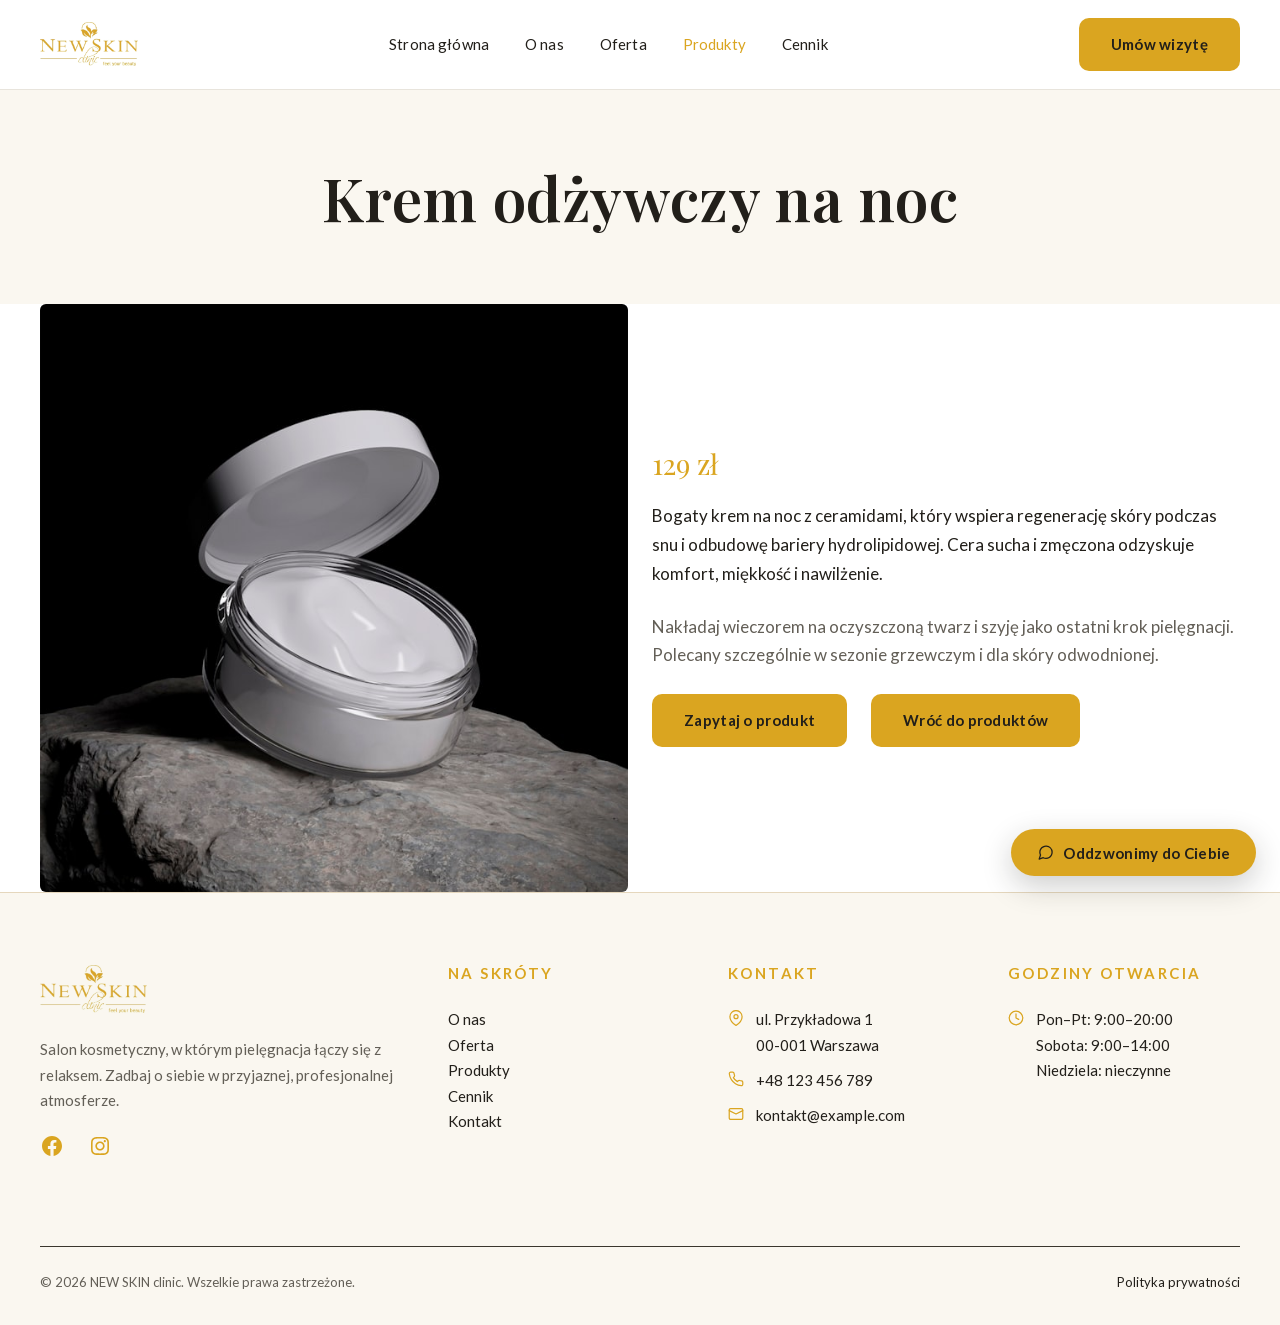
<file: produkt-krem-na-noc/index.html>
<!DOCTYPE html>
<html lang="pl-PL">
<head>
	<meta charset="UTF-8" />
	<meta name="viewport" content="width=device-width, initial-scale=1" />
<meta name='robots' content='max-image-preview:large' />
<title>Krem odżywczy na noc &#8211; NEW SKIN clinic</title>
<link rel="alternate" type="application/rss+xml" title="NEW SKIN clinic &raquo; Kanał z wpisami" href="https://piorkowskikamil.github.io/beauty-clinic-demo/feed/" />
<link rel="alternate" type="application/rss+xml" title="NEW SKIN clinic &raquo; Kanał z komentarzami" href="https://piorkowskikamil.github.io/beauty-clinic-demo/comments/feed/" />
<link rel="alternate" title="oEmbed (JSON)" type="application/json+oembed" href="https://piorkowskikamil.github.io/beauty-clinic-demo/wp-json/oembed/1.0/embed?url=http%3A%2F%2Flocalhost%3A8090%2Fprodukty%2F" />
<link rel="alternate" title="oEmbed (XML)" type="text/xml+oembed" href="https://piorkowskikamil.github.io/beauty-clinic-demo/wp-json/oembed/1.0/embed?url=http%3A%2F%2Flocalhost%3A8090%2Fprodukty%2F&#038;format=xml" />
<style id="wp-img-auto-sizes-contain-inline-css">
img:is([sizes=auto i],[sizes^="auto," i]){contain-intrinsic-size:3000px 1500px}
/*# sourceURL=wp-img-auto-sizes-contain-inline-css */
</style>
<style id="wp-block-site-title-inline-css">
.wp-block-site-title{box-sizing:border-box}.wp-block-site-title :where(a){color:inherit;font-family:inherit;font-size:inherit;font-style:inherit;font-weight:inherit;letter-spacing:inherit;line-height:inherit;text-decoration:inherit}
/*# sourceURL=https://piorkowskikamil.github.io/beauty-clinic-demo/wp-includes/blocks/site-title/style.min.css */
</style>
<style id="wp-block-navigation-link-inline-css">
.wp-block-navigation .wp-block-navigation-item__label{overflow-wrap:break-word}.wp-block-navigation .wp-block-navigation-item__description{display:none}.link-ui-tools{outline:1px solid #f0f0f0;padding:8px}.link-ui-block-inserter{padding-top:8px}.link-ui-block-inserter__back{margin-left:8px;text-transform:uppercase}
/*# sourceURL=https://piorkowskikamil.github.io/beauty-clinic-demo/wp-includes/blocks/navigation-link/style.min.css */
</style>
<link rel='stylesheet' id='wp-block-navigation-css' href='../wp-includes/blocks/navigation/style.min.css' media='all' />
<style id="wp-block-button-inline-css">
.wp-block-button__link{align-content:center;box-sizing:border-box;cursor:pointer;display:inline-block;height:100%;text-align:center;word-break:break-word}.wp-block-button__link.aligncenter{text-align:center}.wp-block-button__link.alignright{text-align:right}:where(.wp-block-button__link){border-radius:9999px;box-shadow:none;padding:calc(.667em + 2px) calc(1.333em + 2px);text-decoration:none}.wp-block-button[style*=text-decoration] .wp-block-button__link{text-decoration:inherit}.wp-block-buttons>.wp-block-button.has-custom-width{max-width:none}.wp-block-buttons>.wp-block-button.has-custom-width .wp-block-button__link{width:100%}.wp-block-buttons>.wp-block-button.has-custom-font-size .wp-block-button__link{font-size:inherit}.wp-block-buttons>.wp-block-button.wp-block-button__width-25{width:calc(25% - var(--wp--style--block-gap, .5em)*.75)}.wp-block-buttons>.wp-block-button.wp-block-button__width-50{width:calc(50% - var(--wp--style--block-gap, .5em)*.5)}.wp-block-buttons>.wp-block-button.wp-block-button__width-75{width:calc(75% - var(--wp--style--block-gap, .5em)*.25)}.wp-block-buttons>.wp-block-button.wp-block-button__width-100{flex-basis:100%;width:100%}.wp-block-buttons.is-vertical>.wp-block-button.wp-block-button__width-25{width:25%}.wp-block-buttons.is-vertical>.wp-block-button.wp-block-button__width-50{width:50%}.wp-block-buttons.is-vertical>.wp-block-button.wp-block-button__width-75{width:75%}.wp-block-button.is-style-squared,.wp-block-button__link.wp-block-button.is-style-squared{border-radius:0}.wp-block-button.no-border-radius,.wp-block-button__link.no-border-radius{border-radius:0!important}:root :where(.wp-block-button .wp-block-button__link.is-style-outline),:root :where(.wp-block-button.is-style-outline>.wp-block-button__link){border:2px solid;padding:.667em 1.333em}:root :where(.wp-block-button .wp-block-button__link.is-style-outline:not(.has-text-color)),:root :where(.wp-block-button.is-style-outline>.wp-block-button__link:not(.has-text-color)){color:currentColor}:root :where(.wp-block-button .wp-block-button__link.is-style-outline:not(.has-background)),:root :where(.wp-block-button.is-style-outline>.wp-block-button__link:not(.has-background)){background-color:initial;background-image:none}
/*# sourceURL=https://piorkowskikamil.github.io/beauty-clinic-demo/wp-includes/blocks/button/style.min.css */
</style>
<style id="wp-block-buttons-inline-css">
.wp-block-buttons{box-sizing:border-box}.wp-block-buttons.is-vertical{flex-direction:column}.wp-block-buttons.is-vertical>.wp-block-button:last-child{margin-bottom:0}.wp-block-buttons>.wp-block-button{display:inline-block;margin:0}.wp-block-buttons.is-content-justification-left{justify-content:flex-start}.wp-block-buttons.is-content-justification-left.is-vertical{align-items:flex-start}.wp-block-buttons.is-content-justification-center{justify-content:center}.wp-block-buttons.is-content-justification-center.is-vertical{align-items:center}.wp-block-buttons.is-content-justification-right{justify-content:flex-end}.wp-block-buttons.is-content-justification-right.is-vertical{align-items:flex-end}.wp-block-buttons.is-content-justification-space-between{justify-content:space-between}.wp-block-buttons.aligncenter{text-align:center}.wp-block-buttons:not(.is-content-justification-space-between,.is-content-justification-right,.is-content-justification-left,.is-content-justification-center) .wp-block-button.aligncenter{margin-left:auto;margin-right:auto;width:100%}.wp-block-buttons[style*=text-decoration] .wp-block-button,.wp-block-buttons[style*=text-decoration] .wp-block-button__link{text-decoration:inherit}.wp-block-buttons.has-custom-font-size .wp-block-button__link{font-size:inherit}.wp-block-buttons .wp-block-button__link{width:100%}.wp-block-button.aligncenter{text-align:center}
/*# sourceURL=https://piorkowskikamil.github.io/beauty-clinic-demo/wp-includes/blocks/buttons/style.min.css */
</style>
<style id="wp-block-group-inline-css">
.wp-block-group{box-sizing:border-box}:where(.wp-block-group.wp-block-group-is-layout-constrained){position:relative}
/*# sourceURL=https://piorkowskikamil.github.io/beauty-clinic-demo/wp-includes/blocks/group/style.min.css */
</style>
<style id="wp-block-post-title-inline-css">
.wp-block-post-title{box-sizing:border-box;word-break:break-word}.wp-block-post-title :where(a){display:inline-block;font-family:inherit;font-size:inherit;font-style:inherit;font-weight:inherit;letter-spacing:inherit;line-height:inherit;text-decoration:inherit}
/*# sourceURL=https://piorkowskikamil.github.io/beauty-clinic-demo/wp-includes/blocks/post-title/style.min.css */
</style>
<style id="wp-block-paragraph-inline-css">
.is-small-text{font-size:.875em}.is-regular-text{font-size:1em}.is-large-text{font-size:2.25em}.is-larger-text{font-size:3em}.has-drop-cap:not(:focus):first-letter{float:left;font-size:8.4em;font-style:normal;font-weight:100;line-height:.68;margin:.05em .1em 0 0;text-transform:uppercase}body.rtl .has-drop-cap:not(:focus):first-letter{float:none;margin-left:.1em}p.has-drop-cap.has-background{overflow:hidden}:root :where(p.has-background){padding:1.25em 2.375em}:where(p.has-text-color:not(.has-link-color)) a{color:inherit}p.has-text-align-left[style*="writing-mode:vertical-lr"],p.has-text-align-right[style*="writing-mode:vertical-rl"]{rotate:180deg}
/*# sourceURL=https://piorkowskikamil.github.io/beauty-clinic-demo/wp-includes/blocks/paragraph/style.min.css */
</style>
<style id="wp-block-image-inline-css">
.wp-block-image>a,.wp-block-image>figure>a{display:inline-block}.wp-block-image img{box-sizing:border-box;height:auto;max-width:100%;vertical-align:bottom}@media not (prefers-reduced-motion){.wp-block-image img.hide{visibility:hidden}.wp-block-image img.show{animation:show-content-image .4s}}.wp-block-image[style*=border-radius] img,.wp-block-image[style*=border-radius]>a{border-radius:inherit}.wp-block-image.has-custom-border img{box-sizing:border-box}.wp-block-image.aligncenter{text-align:center}.wp-block-image.alignfull>a,.wp-block-image.alignwide>a{width:100%}.wp-block-image.alignfull img,.wp-block-image.alignwide img{height:auto;width:100%}.wp-block-image .aligncenter,.wp-block-image .alignleft,.wp-block-image .alignright,.wp-block-image.aligncenter,.wp-block-image.alignleft,.wp-block-image.alignright{display:table}.wp-block-image .aligncenter>figcaption,.wp-block-image .alignleft>figcaption,.wp-block-image .alignright>figcaption,.wp-block-image.aligncenter>figcaption,.wp-block-image.alignleft>figcaption,.wp-block-image.alignright>figcaption{caption-side:bottom;display:table-caption}.wp-block-image .alignleft{float:left;margin:.5em 1em .5em 0}.wp-block-image .alignright{float:right;margin:.5em 0 .5em 1em}.wp-block-image .aligncenter{margin-left:auto;margin-right:auto}.wp-block-image :where(figcaption){margin-bottom:1em;margin-top:.5em}.wp-block-image.is-style-circle-mask img{border-radius:9999px}@supports ((-webkit-mask-image:none) or (mask-image:none)) or (-webkit-mask-image:none){.wp-block-image.is-style-circle-mask img{border-radius:0;-webkit-mask-image:url('data:image/svg+xml;utf8,<svg viewBox="0 0 100 100" xmlns="http://www.w3.org/2000/svg"><circle cx="50" cy="50" r="50"/></svg>');mask-image:url('data:image/svg+xml;utf8,<svg viewBox="0 0 100 100" xmlns="http://www.w3.org/2000/svg"><circle cx="50" cy="50" r="50"/></svg>');mask-mode:alpha;-webkit-mask-position:center;mask-position:center;-webkit-mask-repeat:no-repeat;mask-repeat:no-repeat;-webkit-mask-size:contain;mask-size:contain}}:root :where(.wp-block-image.is-style-rounded img,.wp-block-image .is-style-rounded img){border-radius:9999px}.wp-block-image figure{margin:0}.wp-lightbox-container{display:flex;flex-direction:column;position:relative}.wp-lightbox-container img{cursor:zoom-in}.wp-lightbox-container img:hover+button{opacity:1}.wp-lightbox-container button{align-items:center;backdrop-filter:blur(16px) saturate(180%);background-color:#5a5a5a40;border:none;border-radius:4px;cursor:zoom-in;display:flex;height:20px;justify-content:center;opacity:0;padding:0;position:absolute;right:16px;text-align:center;top:16px;width:20px;z-index:100}@media not (prefers-reduced-motion){.wp-lightbox-container button{transition:opacity .2s ease}}.wp-lightbox-container button:focus-visible{outline:3px auto #5a5a5a40;outline:3px auto -webkit-focus-ring-color;outline-offset:3px}.wp-lightbox-container button:hover{cursor:pointer;opacity:1}.wp-lightbox-container button:focus{opacity:1}.wp-lightbox-container button:focus,.wp-lightbox-container button:hover,.wp-lightbox-container button:not(:hover):not(:active):not(.has-background){background-color:#5a5a5a40;border:none}.wp-lightbox-overlay{box-sizing:border-box;cursor:zoom-out;height:100vh;left:0;overflow:hidden;position:fixed;top:0;visibility:hidden;width:100%;z-index:100000}.wp-lightbox-overlay .wp-lightbox-close-button{align-items:center;cursor:pointer;display:flex;font-family:inherit;gap:8px;justify-content:center;line-height:1;min-height:40px;min-width:40px;padding:0 4px;position:absolute;right:calc(env(safe-area-inset-right) + 16px);top:calc(env(safe-area-inset-top) + 16px);z-index:5000000}.wp-lightbox-overlay .wp-lightbox-close-button:focus,.wp-lightbox-overlay .wp-lightbox-close-button:hover,.wp-lightbox-overlay .wp-lightbox-close-button:not(:hover):not(:active):not(.has-background){background:none;border:none}.wp-lightbox-overlay .wp-lightbox-close-button:has(.wp-lightbox-close-text:not([hidden])) .wp-lightbox-close-icon svg{height:1em;width:1em}.wp-lightbox-overlay .wp-lightbox-close-icon svg{display:block}.wp-lightbox-overlay .wp-lightbox-navigation-button-next,.wp-lightbox-overlay .wp-lightbox-navigation-button-prev{align-items:center;bottom:16px;cursor:pointer;display:flex;font-family:inherit;gap:4px;justify-content:center;line-height:1;min-height:40px;min-width:40px;padding:0 8px;position:absolute;z-index:2000002}.wp-lightbox-overlay .wp-lightbox-navigation-button-next[hidden],.wp-lightbox-overlay .wp-lightbox-navigation-button-prev[hidden]{display:none}@media (min-width:960px){.wp-lightbox-overlay .wp-lightbox-navigation-button-next,.wp-lightbox-overlay .wp-lightbox-navigation-button-prev{bottom:50%;transform:translateY(-50%)}}.wp-lightbox-overlay .wp-lightbox-navigation-button-next:focus,.wp-lightbox-overlay .wp-lightbox-navigation-button-next:hover,.wp-lightbox-overlay .wp-lightbox-navigation-button-next:not(:hover):not(:active):not(.has-background),.wp-lightbox-overlay .wp-lightbox-navigation-button-prev:focus,.wp-lightbox-overlay .wp-lightbox-navigation-button-prev:hover,.wp-lightbox-overlay .wp-lightbox-navigation-button-prev:not(:hover):not(:active):not(.has-background){background:none;border:none;padding:0 8px}.wp-lightbox-overlay .wp-lightbox-navigation-button-next:has(.wp-lightbox-navigation-text:not([hidden])) .wp-lightbox-navigation-icon svg,.wp-lightbox-overlay .wp-lightbox-navigation-button-prev:has(.wp-lightbox-navigation-text:not([hidden])) .wp-lightbox-navigation-icon svg{display:block;height:1.5em;width:1.5em}.wp-lightbox-overlay .wp-lightbox-navigation-button-prev{left:calc(env(safe-area-inset-left) + 16px)}.wp-lightbox-overlay .wp-lightbox-navigation-button-next{right:calc(env(safe-area-inset-right) + 16px)}.wp-lightbox-overlay .wp-lightbox-navigation-icon svg{vertical-align:middle}.wp-lightbox-overlay .lightbox-image-container{height:var(--wp--lightbox-container-height);left:50%;overflow:hidden;position:absolute;top:50%;transform:translate(-50%,-50%);transform-origin:top left;width:var(--wp--lightbox-container-width);z-index:2000001}.wp-lightbox-overlay .wp-block-image{align-items:center;box-sizing:border-box;display:flex;height:100%;justify-content:center;margin:0;position:relative;transform-origin:0 0;width:100%;z-index:3000000}.wp-lightbox-overlay .wp-block-image img{height:var(--wp--lightbox-image-height);min-height:var(--wp--lightbox-image-height);min-width:var(--wp--lightbox-image-width);width:var(--wp--lightbox-image-width)}.wp-lightbox-overlay .wp-block-image figcaption{display:none}.wp-lightbox-overlay button{background:none;border:none}.wp-lightbox-overlay .scrim{background-color:#fff;height:100%;opacity:.9;position:absolute;width:100%;z-index:2000000}.wp-lightbox-overlay.active{visibility:visible}@media not (prefers-reduced-motion){.wp-lightbox-overlay.active{animation:turn-on-visibility .25s both}.wp-lightbox-overlay.active img{animation:turn-on-visibility .35s both}.wp-lightbox-overlay.show-closing-animation:not(.active){animation:turn-off-visibility .35s both}.wp-lightbox-overlay.show-closing-animation:not(.active) img{animation:turn-off-visibility .25s both}.wp-lightbox-overlay.zoom.active{animation:none;opacity:1;visibility:visible}.wp-lightbox-overlay.zoom.active .lightbox-image-container{animation:lightbox-zoom-in .4s}.wp-lightbox-overlay.zoom.active .lightbox-image-container img{animation:none}.wp-lightbox-overlay.zoom.active .scrim{animation:turn-on-visibility .4s forwards}.wp-lightbox-overlay.zoom.show-closing-animation:not(.active){animation:none}.wp-lightbox-overlay.zoom.show-closing-animation:not(.active) .lightbox-image-container{animation:lightbox-zoom-out .4s}.wp-lightbox-overlay.zoom.show-closing-animation:not(.active) .lightbox-image-container img{animation:none}.wp-lightbox-overlay.zoom.show-closing-animation:not(.active) .scrim{animation:turn-off-visibility .4s forwards}}@keyframes show-content-image{0%{visibility:hidden}99%{visibility:hidden}to{visibility:visible}}@keyframes turn-on-visibility{0%{opacity:0}to{opacity:1}}@keyframes turn-off-visibility{0%{opacity:1;visibility:visible}99%{opacity:0;visibility:visible}to{opacity:0;visibility:hidden}}@keyframes lightbox-zoom-in{0%{transform:translate(calc((-100vw + var(--wp--lightbox-scrollbar-width))/2 + var(--wp--lightbox-initial-left-position)),calc(-50vh + var(--wp--lightbox-initial-top-position))) scale(var(--wp--lightbox-scale))}to{transform:translate(-50%,-50%) scale(1)}}@keyframes lightbox-zoom-out{0%{transform:translate(-50%,-50%) scale(1);visibility:visible}99%{visibility:visible}to{transform:translate(calc((-100vw + var(--wp--lightbox-scrollbar-width))/2 + var(--wp--lightbox-initial-left-position)),calc(-50vh + var(--wp--lightbox-initial-top-position))) scale(var(--wp--lightbox-scale));visibility:hidden}}
/*# sourceURL=https://piorkowskikamil.github.io/beauty-clinic-demo/wp-includes/blocks/image/style.min.css */
</style>
<style id="wp-block-spacer-inline-css">
.wp-block-spacer{clear:both}
/*# sourceURL=https://piorkowskikamil.github.io/beauty-clinic-demo/wp-includes/blocks/spacer/style.min.css */
</style>
<style id="wp-block-heading-inline-css">
h1:where(.wp-block-heading).has-background,h2:where(.wp-block-heading).has-background,h3:where(.wp-block-heading).has-background,h4:where(.wp-block-heading).has-background,h5:where(.wp-block-heading).has-background,h6:where(.wp-block-heading).has-background{padding:1.25em 2.375em}h1.has-text-align-left[style*=writing-mode]:where([style*=vertical-lr]),h1.has-text-align-right[style*=writing-mode]:where([style*=vertical-rl]),h2.has-text-align-left[style*=writing-mode]:where([style*=vertical-lr]),h2.has-text-align-right[style*=writing-mode]:where([style*=vertical-rl]),h3.has-text-align-left[style*=writing-mode]:where([style*=vertical-lr]),h3.has-text-align-right[style*=writing-mode]:where([style*=vertical-rl]),h4.has-text-align-left[style*=writing-mode]:where([style*=vertical-lr]),h4.has-text-align-right[style*=writing-mode]:where([style*=vertical-rl]),h5.has-text-align-left[style*=writing-mode]:where([style*=vertical-lr]),h5.has-text-align-right[style*=writing-mode]:where([style*=vertical-rl]),h6.has-text-align-left[style*=writing-mode]:where([style*=vertical-lr]),h6.has-text-align-right[style*=writing-mode]:where([style*=vertical-rl]){rotate:180deg}
/*# sourceURL=https://piorkowskikamil.github.io/beauty-clinic-demo/wp-includes/blocks/heading/style.min.css */
</style>
<style id="wp-block-columns-inline-css">
.wp-block-columns{box-sizing:border-box;display:flex;flex-wrap:wrap!important}@media (min-width:782px){.wp-block-columns{flex-wrap:nowrap!important}}.wp-block-columns{align-items:normal!important}.wp-block-columns.are-vertically-aligned-top{align-items:flex-start}.wp-block-columns.are-vertically-aligned-center{align-items:center}.wp-block-columns.are-vertically-aligned-bottom{align-items:flex-end}@media (max-width:781px){.wp-block-columns:not(.is-not-stacked-on-mobile)>.wp-block-column{flex-basis:100%!important}}@media (min-width:782px){.wp-block-columns:not(.is-not-stacked-on-mobile)>.wp-block-column{flex-basis:0;flex-grow:1}.wp-block-columns:not(.is-not-stacked-on-mobile)>.wp-block-column[style*=flex-basis]{flex-grow:0}}.wp-block-columns.is-not-stacked-on-mobile{flex-wrap:nowrap!important}.wp-block-columns.is-not-stacked-on-mobile>.wp-block-column{flex-basis:0;flex-grow:1}.wp-block-columns.is-not-stacked-on-mobile>.wp-block-column[style*=flex-basis]{flex-grow:0}:where(.wp-block-columns){margin-bottom:1.75em}:where(.wp-block-columns.has-background){padding:1.25em 2.375em}.wp-block-column{flex-grow:1;min-width:0;overflow-wrap:break-word;word-break:break-word}.wp-block-column.is-vertically-aligned-top{align-self:flex-start}.wp-block-column.is-vertically-aligned-center{align-self:center}.wp-block-column.is-vertically-aligned-bottom{align-self:flex-end}.wp-block-column.is-vertically-aligned-stretch{align-self:stretch}.wp-block-column.is-vertically-aligned-bottom,.wp-block-column.is-vertically-aligned-center,.wp-block-column.is-vertically-aligned-top{width:100%}
/*# sourceURL=https://piorkowskikamil.github.io/beauty-clinic-demo/wp-includes/blocks/columns/style.min.css */
</style>
<style id="wp-block-post-content-inline-css">
.wp-block-post-content{display:flow-root}
/*# sourceURL=https://piorkowskikamil.github.io/beauty-clinic-demo/wp-includes/blocks/post-content/style.min.css */
</style>
<style id="wp-block-social-links-inline-css">
.wp-block-social-links{background:none;box-sizing:border-box;margin-left:0;padding-left:0;padding-right:0;text-indent:0}.wp-block-social-links .wp-social-link a,.wp-block-social-links .wp-social-link a:hover{border-bottom:0;box-shadow:none;text-decoration:none}.wp-block-social-links .wp-social-link svg{height:1em;width:1em}.wp-block-social-links .wp-social-link span:not(.screen-reader-text){font-size:.65em;margin-left:.5em;margin-right:.5em}.wp-block-social-links.has-small-icon-size{font-size:16px}.wp-block-social-links,.wp-block-social-links.has-normal-icon-size{font-size:24px}.wp-block-social-links.has-large-icon-size{font-size:36px}.wp-block-social-links.has-huge-icon-size{font-size:48px}.wp-block-social-links.aligncenter{display:flex;justify-content:center}.wp-block-social-links.alignright{justify-content:flex-end}.wp-block-social-link{border-radius:9999px;display:block}@media not (prefers-reduced-motion){.wp-block-social-link{transition:transform .1s ease}}.wp-block-social-link{height:auto}.wp-block-social-link a{align-items:center;display:flex;line-height:0}.wp-block-social-link:hover{transform:scale(1.1)}.wp-block-social-links .wp-block-social-link.wp-social-link{display:inline-block;margin:0;padding:0}.wp-block-social-links .wp-block-social-link.wp-social-link .wp-block-social-link-anchor,.wp-block-social-links .wp-block-social-link.wp-social-link .wp-block-social-link-anchor svg,.wp-block-social-links .wp-block-social-link.wp-social-link .wp-block-social-link-anchor:active,.wp-block-social-links .wp-block-social-link.wp-social-link .wp-block-social-link-anchor:hover,.wp-block-social-links .wp-block-social-link.wp-social-link .wp-block-social-link-anchor:visited{fill:currentColor;color:currentColor}:where(.wp-block-social-links:not(.is-style-logos-only)) .wp-social-link{background-color:#f0f0f0;color:#444}:where(.wp-block-social-links:not(.is-style-logos-only)) .wp-social-link-amazon{background-color:#f90;color:#fff}:where(.wp-block-social-links:not(.is-style-logos-only)) .wp-social-link-bandcamp{background-color:#1ea0c3;color:#fff}:where(.wp-block-social-links:not(.is-style-logos-only)) .wp-social-link-behance{background-color:#0757fe;color:#fff}:where(.wp-block-social-links:not(.is-style-logos-only)) .wp-social-link-bluesky{background-color:#0a7aff;color:#fff}:where(.wp-block-social-links:not(.is-style-logos-only)) .wp-social-link-codepen{background-color:#1e1f26;color:#fff}:where(.wp-block-social-links:not(.is-style-logos-only)) .wp-social-link-deviantart{background-color:#02e49b;color:#fff}:where(.wp-block-social-links:not(.is-style-logos-only)) .wp-social-link-discord{background-color:#5865f2;color:#fff}:where(.wp-block-social-links:not(.is-style-logos-only)) .wp-social-link-dribbble{background-color:#e94c89;color:#fff}:where(.wp-block-social-links:not(.is-style-logos-only)) .wp-social-link-dropbox{background-color:#4280ff;color:#fff}:where(.wp-block-social-links:not(.is-style-logos-only)) .wp-social-link-etsy{background-color:#f45800;color:#fff}:where(.wp-block-social-links:not(.is-style-logos-only)) .wp-social-link-facebook{background-color:#0866ff;color:#fff}:where(.wp-block-social-links:not(.is-style-logos-only)) .wp-social-link-fivehundredpx{background-color:#000;color:#fff}:where(.wp-block-social-links:not(.is-style-logos-only)) .wp-social-link-flickr{background-color:#0461dd;color:#fff}:where(.wp-block-social-links:not(.is-style-logos-only)) .wp-social-link-foursquare{background-color:#e65678;color:#fff}:where(.wp-block-social-links:not(.is-style-logos-only)) .wp-social-link-github{background-color:#24292d;color:#fff}:where(.wp-block-social-links:not(.is-style-logos-only)) .wp-social-link-goodreads{background-color:#eceadd;color:#382110}:where(.wp-block-social-links:not(.is-style-logos-only)) .wp-social-link-google{background-color:#ea4434;color:#fff}:where(.wp-block-social-links:not(.is-style-logos-only)) .wp-social-link-gravatar{background-color:#1d4fc4;color:#fff}:where(.wp-block-social-links:not(.is-style-logos-only)) .wp-social-link-instagram{background-color:#f00075;color:#fff}:where(.wp-block-social-links:not(.is-style-logos-only)) .wp-social-link-lastfm{background-color:#e21b24;color:#fff}:where(.wp-block-social-links:not(.is-style-logos-only)) .wp-social-link-linkedin{background-color:#0d66c2;color:#fff}:where(.wp-block-social-links:not(.is-style-logos-only)) .wp-social-link-mastodon{background-color:#3288d4;color:#fff}:where(.wp-block-social-links:not(.is-style-logos-only)) .wp-social-link-medium{background-color:#000;color:#fff}:where(.wp-block-social-links:not(.is-style-logos-only)) .wp-social-link-meetup{background-color:#f6405f;color:#fff}:where(.wp-block-social-links:not(.is-style-logos-only)) .wp-social-link-patreon{background-color:#000;color:#fff}:where(.wp-block-social-links:not(.is-style-logos-only)) .wp-social-link-pinterest{background-color:#e60122;color:#fff}:where(.wp-block-social-links:not(.is-style-logos-only)) .wp-social-link-pocket{background-color:#ef4155;color:#fff}:where(.wp-block-social-links:not(.is-style-logos-only)) .wp-social-link-reddit{background-color:#ff4500;color:#fff}:where(.wp-block-social-links:not(.is-style-logos-only)) .wp-social-link-skype{background-color:#0478d7;color:#fff}:where(.wp-block-social-links:not(.is-style-logos-only)) .wp-social-link-snapchat{stroke:#000;background-color:#fefc00;color:#fff}:where(.wp-block-social-links:not(.is-style-logos-only)) .wp-social-link-soundcloud{background-color:#ff5600;color:#fff}:where(.wp-block-social-links:not(.is-style-logos-only)) .wp-social-link-spotify{background-color:#1bd760;color:#fff}:where(.wp-block-social-links:not(.is-style-logos-only)) .wp-social-link-telegram{background-color:#2aabee;color:#fff}:where(.wp-block-social-links:not(.is-style-logos-only)) .wp-social-link-threads{background-color:#000;color:#fff}:where(.wp-block-social-links:not(.is-style-logos-only)) .wp-social-link-tiktok{background-color:#000;color:#fff}:where(.wp-block-social-links:not(.is-style-logos-only)) .wp-social-link-tumblr{background-color:#011835;color:#fff}:where(.wp-block-social-links:not(.is-style-logos-only)) .wp-social-link-twitch{background-color:#6440a4;color:#fff}:where(.wp-block-social-links:not(.is-style-logos-only)) .wp-social-link-twitter{background-color:#1da1f2;color:#fff}:where(.wp-block-social-links:not(.is-style-logos-only)) .wp-social-link-vimeo{background-color:#1eb7ea;color:#fff}:where(.wp-block-social-links:not(.is-style-logos-only)) .wp-social-link-vk{background-color:#4680c2;color:#fff}:where(.wp-block-social-links:not(.is-style-logos-only)) .wp-social-link-wordpress{background-color:#3499cd;color:#fff}:where(.wp-block-social-links:not(.is-style-logos-only)) .wp-social-link-whatsapp{background-color:#25d366;color:#fff}:where(.wp-block-social-links:not(.is-style-logos-only)) .wp-social-link-x{background-color:#000;color:#fff}:where(.wp-block-social-links:not(.is-style-logos-only)) .wp-social-link-yelp{background-color:#d32422;color:#fff}:where(.wp-block-social-links:not(.is-style-logos-only)) .wp-social-link-youtube{background-color:red;color:#fff}:where(.wp-block-social-links.is-style-logos-only) .wp-social-link{background:none}:where(.wp-block-social-links.is-style-logos-only) .wp-social-link svg{height:1.25em;width:1.25em}:where(.wp-block-social-links.is-style-logos-only) .wp-social-link-amazon{color:#f90}:where(.wp-block-social-links.is-style-logos-only) .wp-social-link-bandcamp{color:#1ea0c3}:where(.wp-block-social-links.is-style-logos-only) .wp-social-link-behance{color:#0757fe}:where(.wp-block-social-links.is-style-logos-only) .wp-social-link-bluesky{color:#0a7aff}:where(.wp-block-social-links.is-style-logos-only) .wp-social-link-codepen{color:#1e1f26}:where(.wp-block-social-links.is-style-logos-only) .wp-social-link-deviantart{color:#02e49b}:where(.wp-block-social-links.is-style-logos-only) .wp-social-link-discord{color:#5865f2}:where(.wp-block-social-links.is-style-logos-only) .wp-social-link-dribbble{color:#e94c89}:where(.wp-block-social-links.is-style-logos-only) .wp-social-link-dropbox{color:#4280ff}:where(.wp-block-social-links.is-style-logos-only) .wp-social-link-etsy{color:#f45800}:where(.wp-block-social-links.is-style-logos-only) .wp-social-link-facebook{color:#0866ff}:where(.wp-block-social-links.is-style-logos-only) .wp-social-link-fivehundredpx{color:#000}:where(.wp-block-social-links.is-style-logos-only) .wp-social-link-flickr{color:#0461dd}:where(.wp-block-social-links.is-style-logos-only) .wp-social-link-foursquare{color:#e65678}:where(.wp-block-social-links.is-style-logos-only) .wp-social-link-github{color:#24292d}:where(.wp-block-social-links.is-style-logos-only) .wp-social-link-goodreads{color:#382110}:where(.wp-block-social-links.is-style-logos-only) .wp-social-link-google{color:#ea4434}:where(.wp-block-social-links.is-style-logos-only) .wp-social-link-gravatar{color:#1d4fc4}:where(.wp-block-social-links.is-style-logos-only) .wp-social-link-instagram{color:#f00075}:where(.wp-block-social-links.is-style-logos-only) .wp-social-link-lastfm{color:#e21b24}:where(.wp-block-social-links.is-style-logos-only) .wp-social-link-linkedin{color:#0d66c2}:where(.wp-block-social-links.is-style-logos-only) .wp-social-link-mastodon{color:#3288d4}:where(.wp-block-social-links.is-style-logos-only) .wp-social-link-medium{color:#000}:where(.wp-block-social-links.is-style-logos-only) .wp-social-link-meetup{color:#f6405f}:where(.wp-block-social-links.is-style-logos-only) .wp-social-link-patreon{color:#000}:where(.wp-block-social-links.is-style-logos-only) .wp-social-link-pinterest{color:#e60122}:where(.wp-block-social-links.is-style-logos-only) .wp-social-link-pocket{color:#ef4155}:where(.wp-block-social-links.is-style-logos-only) .wp-social-link-reddit{color:#ff4500}:where(.wp-block-social-links.is-style-logos-only) .wp-social-link-skype{color:#0478d7}:where(.wp-block-social-links.is-style-logos-only) .wp-social-link-snapchat{stroke:#000;color:#fff}:where(.wp-block-social-links.is-style-logos-only) .wp-social-link-soundcloud{color:#ff5600}:where(.wp-block-social-links.is-style-logos-only) .wp-social-link-spotify{color:#1bd760}:where(.wp-block-social-links.is-style-logos-only) .wp-social-link-telegram{color:#2aabee}:where(.wp-block-social-links.is-style-logos-only) .wp-social-link-threads{color:#000}:where(.wp-block-social-links.is-style-logos-only) .wp-social-link-tiktok{color:#000}:where(.wp-block-social-links.is-style-logos-only) .wp-social-link-tumblr{color:#011835}:where(.wp-block-social-links.is-style-logos-only) .wp-social-link-twitch{color:#6440a4}:where(.wp-block-social-links.is-style-logos-only) .wp-social-link-twitter{color:#1da1f2}:where(.wp-block-social-links.is-style-logos-only) .wp-social-link-vimeo{color:#1eb7ea}:where(.wp-block-social-links.is-style-logos-only) .wp-social-link-vk{color:#4680c2}:where(.wp-block-social-links.is-style-logos-only) .wp-social-link-whatsapp{color:#25d366}:where(.wp-block-social-links.is-style-logos-only) .wp-social-link-wordpress{color:#3499cd}:where(.wp-block-social-links.is-style-logos-only) .wp-social-link-x{color:#000}:where(.wp-block-social-links.is-style-logos-only) .wp-social-link-yelp{color:#d32422}:where(.wp-block-social-links.is-style-logos-only) .wp-social-link-youtube{color:red}.wp-block-social-links.is-style-pill-shape .wp-social-link{width:auto}:root :where(.wp-block-social-links .wp-social-link a){padding:.25em}:root :where(.wp-block-social-links.is-style-logos-only .wp-social-link a){padding:0}:root :where(.wp-block-social-links.is-style-pill-shape .wp-social-link a){padding-left:.6666666667em;padding-right:.6666666667em}.wp-block-social-links:not(.has-icon-color):not(.has-icon-background-color) .wp-social-link-snapchat .wp-block-social-link-label{color:#000}
/*# sourceURL=https://piorkowskikamil.github.io/beauty-clinic-demo/wp-includes/blocks/social-links/style.min.css */
</style>
<style id="wp-block-list-inline-css">
ol,ul{box-sizing:border-box}:root :where(.wp-block-list.has-background){padding:1.25em 2.375em}
/*# sourceURL=https://piorkowskikamil.github.io/beauty-clinic-demo/wp-includes/blocks/list/style.min.css */
</style>
<style id="wp-emoji-styles-inline-css">

	img.wp-smiley, img.emoji {
		display: inline !important;
		border: none !important;
		box-shadow: none !important;
		height: 1em !important;
		width: 1em !important;
		margin: 0 0.07em !important;
		vertical-align: -0.1em !important;
		background: none !important;
		padding: 0 !important;
	}
/*# sourceURL=wp-emoji-styles-inline-css */
</style>
<style id="wp-block-library-inline-css">
:root{--wp-block-synced-color:#7a00df;--wp-block-synced-color--rgb:122,0,223;--wp-bound-block-color:var(--wp-block-synced-color);--wp-editor-canvas-background:#ddd;--wp-admin-theme-color:#007cba;--wp-admin-theme-color--rgb:0,124,186;--wp-admin-theme-color-darker-10:#006ba1;--wp-admin-theme-color-darker-10--rgb:0,107,160.5;--wp-admin-theme-color-darker-20:#005a87;--wp-admin-theme-color-darker-20--rgb:0,90,135;--wp-admin-border-width-focus:2px}@media (min-resolution:192dpi){:root{--wp-admin-border-width-focus:1.5px}}.wp-element-button{cursor:pointer}:root .has-very-light-gray-background-color{background-color:#eee}:root .has-very-dark-gray-background-color{background-color:#313131}:root .has-very-light-gray-color{color:#eee}:root .has-very-dark-gray-color{color:#313131}:root .has-vivid-green-cyan-to-vivid-cyan-blue-gradient-background{background:linear-gradient(135deg,#00d084,#0693e3)}:root .has-purple-crush-gradient-background{background:linear-gradient(135deg,#34e2e4,#4721fb 50%,#ab1dfe)}:root .has-hazy-dawn-gradient-background{background:linear-gradient(135deg,#faaca8,#dad0ec)}:root .has-subdued-olive-gradient-background{background:linear-gradient(135deg,#fafae1,#67a671)}:root .has-atomic-cream-gradient-background{background:linear-gradient(135deg,#fdd79a,#004a59)}:root .has-nightshade-gradient-background{background:linear-gradient(135deg,#330968,#31cdcf)}:root .has-midnight-gradient-background{background:linear-gradient(135deg,#020381,#2874fc)}:root{--wp--preset--font-size--normal:16px;--wp--preset--font-size--huge:42px}.has-regular-font-size{font-size:1em}.has-larger-font-size{font-size:2.625em}.has-normal-font-size{font-size:var(--wp--preset--font-size--normal)}.has-huge-font-size{font-size:var(--wp--preset--font-size--huge)}:root .has-text-align-center{text-align:center}:root .has-text-align-left{text-align:left}:root .has-text-align-right{text-align:right}.has-fit-text{white-space:nowrap!important}#end-resizable-editor-section{display:none}.aligncenter{clear:both}.items-justified-left{justify-content:flex-start}.items-justified-center{justify-content:center}.items-justified-right{justify-content:flex-end}.items-justified-space-between{justify-content:space-between}.screen-reader-text{word-wrap:normal!important;border:0;clip-path:inset(50%);height:1px;margin:-1px;overflow:hidden;padding:0;position:absolute;width:1px}.screen-reader-text:focus{background-color:#ddd;clip-path:none;color:#444;display:block;font-size:1em;height:auto;left:5px;line-height:normal;padding:15px 23px 14px;text-decoration:none;top:5px;width:auto;z-index:100000}html :where(.has-border-color){border-style:solid}html :where([style*=border-color]){border-style:solid}html :where([style*=border-top-color]){border-top-style:solid}html :where([style*=border-right-color]){border-right-style:solid}html :where([style*=border-bottom-color]){border-bottom-style:solid}html :where([style*=border-left-color]){border-left-style:solid}html :where([style*=border-width]){border-style:solid}html :where([style*=border-top-width]){border-top-style:solid}html :where([style*=border-right-width]){border-right-style:solid}html :where([style*=border-bottom-width]){border-bottom-style:solid}html :where([style*=border-left-width]){border-left-style:solid}html :where(img[class*=wp-image-]){height:auto;max-width:100%}:where(figure){margin:0 0 1em}html :where(.is-position-sticky){--wp-admin--admin-bar--position-offset:var(--wp-admin--admin-bar--height,0px)}@media screen and (max-width:600px){html :where(.is-position-sticky){--wp-admin--admin-bar--position-offset:0px}}
/*# sourceURL=/wp-includes/css/dist/block-library/common.min.css */
</style>
<style id="global-styles-inline-css">
:root{--wp--preset--aspect-ratio--square: 1;--wp--preset--aspect-ratio--4-3: 4/3;--wp--preset--aspect-ratio--3-4: 3/4;--wp--preset--aspect-ratio--3-2: 3/2;--wp--preset--aspect-ratio--2-3: 2/3;--wp--preset--aspect-ratio--16-9: 16/9;--wp--preset--aspect-ratio--9-16: 9/16;--wp--preset--color--black: #000000;--wp--preset--color--cyan-bluish-gray: #abb8c3;--wp--preset--color--white: #ffffff;--wp--preset--color--pale-pink: #f78da7;--wp--preset--color--vivid-red: #cf2e2e;--wp--preset--color--luminous-vivid-orange: #ff6900;--wp--preset--color--luminous-vivid-amber: #fcb900;--wp--preset--color--light-green-cyan: #7bdcb5;--wp--preset--color--vivid-green-cyan: #00d084;--wp--preset--color--pale-cyan-blue: #8ed1fc;--wp--preset--color--vivid-cyan-blue: #0693e3;--wp--preset--color--vivid-purple: #9b51e0;--wp--preset--color--base: #ffffff;--wp--preset--color--contrast: #221f1a;--wp--preset--color--primary: #c5a572;--wp--preset--color--primary-dark: #8a6f47;--wp--preset--color--secondary: #80e4c8;--wp--preset--color--secondary-soft: #eafaf5;--wp--preset--color--cream: #faf7f0;--wp--preset--color--muted: #635f57;--wp--preset--color--sand: #e8e4dc;--wp--preset--gradient--vivid-cyan-blue-to-vivid-purple: linear-gradient(135deg,rgb(6,147,227) 0%,rgb(155,81,224) 100%);--wp--preset--gradient--light-green-cyan-to-vivid-green-cyan: linear-gradient(135deg,rgb(122,220,180) 0%,rgb(0,208,130) 100%);--wp--preset--gradient--luminous-vivid-amber-to-luminous-vivid-orange: linear-gradient(135deg,rgb(252,185,0) 0%,rgb(255,105,0) 100%);--wp--preset--gradient--luminous-vivid-orange-to-vivid-red: linear-gradient(135deg,rgb(255,105,0) 0%,rgb(207,46,46) 100%);--wp--preset--gradient--very-light-gray-to-cyan-bluish-gray: linear-gradient(135deg,rgb(238,238,238) 0%,rgb(169,184,195) 100%);--wp--preset--gradient--cool-to-warm-spectrum: linear-gradient(135deg,rgb(74,234,220) 0%,rgb(151,120,209) 20%,rgb(207,42,186) 40%,rgb(238,44,130) 60%,rgb(251,105,98) 80%,rgb(254,248,76) 100%);--wp--preset--gradient--blush-light-purple: linear-gradient(135deg,rgb(255,206,236) 0%,rgb(152,150,240) 100%);--wp--preset--gradient--blush-bordeaux: linear-gradient(135deg,rgb(254,205,165) 0%,rgb(254,45,45) 50%,rgb(107,0,62) 100%);--wp--preset--gradient--luminous-dusk: linear-gradient(135deg,rgb(255,203,112) 0%,rgb(199,81,192) 50%,rgb(65,88,208) 100%);--wp--preset--gradient--pale-ocean: linear-gradient(135deg,rgb(255,245,203) 0%,rgb(182,227,212) 50%,rgb(51,167,181) 100%);--wp--preset--gradient--electric-grass: linear-gradient(135deg,rgb(202,248,128) 0%,rgb(113,206,126) 100%);--wp--preset--gradient--midnight: linear-gradient(135deg,rgb(2,3,129) 0%,rgb(40,116,252) 100%);--wp--preset--font-size--small: 0.9375rem;--wp--preset--font-size--medium: 1.0625rem;--wp--preset--font-size--large: clamp(1.125rem, 1.125rem + ((1vw - 0.2rem) * 0.227), 1.25rem);--wp--preset--font-size--x-large: clamp(1.5rem, 1.5rem + ((1vw - 0.2rem) * 0.455), 1.75rem);--wp--preset--font-size--x-small: 0.8125rem;--wp--preset--font-size--xx-large: clamp(2rem, 2rem + ((1vw - 0.2rem) * 1.818), 3rem);--wp--preset--font-size--huge: clamp(2.5rem, 2.5rem + ((1vw - 0.2rem) * 2.273), 3.75rem);--wp--preset--font-family--body: 'Lato', -apple-system, 'Segoe UI', sans-serif;--wp--preset--font-family--heading: 'Playfair Display', Georgia, serif;--wp--preset--spacing--20: 0.75rem;--wp--preset--spacing--30: 1.25rem;--wp--preset--spacing--40: 2rem;--wp--preset--spacing--50: clamp(2.75rem, 6vw, 4.5rem);--wp--preset--spacing--60: clamp(4.5rem, 9vw, 7rem);--wp--preset--spacing--70: 3.38rem;--wp--preset--spacing--80: 5.06rem;--wp--preset--spacing--10: 0.5rem;--wp--preset--shadow--natural: 6px 6px 9px rgba(0, 0, 0, 0.2);--wp--preset--shadow--deep: 12px 12px 50px rgba(0, 0, 0, 0.4);--wp--preset--shadow--sharp: 6px 6px 0px rgba(0, 0, 0, 0.2);--wp--preset--shadow--outlined: 6px 6px 0px -3px rgb(255, 255, 255), 6px 6px rgb(0, 0, 0);--wp--preset--shadow--crisp: 6px 6px 0px rgb(0, 0, 0);}:root { --wp--style--global--content-size: 46rem;--wp--style--global--wide-size: 75rem; }:where(body) { margin: 0; }.wp-site-blocks { padding-top: var(--wp--style--root--padding-top); padding-bottom: var(--wp--style--root--padding-bottom); }.has-global-padding { padding-right: var(--wp--style--root--padding-right); padding-left: var(--wp--style--root--padding-left); }.has-global-padding > .alignfull { margin-right: calc(var(--wp--style--root--padding-right) * -1); margin-left: calc(var(--wp--style--root--padding-left) * -1); }.has-global-padding :where(:not(.alignfull.is-layout-flow) > .has-global-padding:not(.wp-block-block, .alignfull)) { padding-right: 0; padding-left: 0; }.has-global-padding :where(:not(.alignfull.is-layout-flow) > .has-global-padding:not(.wp-block-block, .alignfull)) > .alignfull { margin-left: 0; margin-right: 0; }.wp-site-blocks > .alignleft { float: left; margin-right: 2em; }.wp-site-blocks > .alignright { float: right; margin-left: 2em; }.wp-site-blocks > .aligncenter { justify-content: center; margin-left: auto; margin-right: auto; }:where(.wp-site-blocks) > * { margin-block-start: 1.5rem; margin-block-end: 0; }:where(.wp-site-blocks) > :first-child { margin-block-start: 0; }:where(.wp-site-blocks) > :last-child { margin-block-end: 0; }:root { --wp--style--block-gap: 1.5rem; }:root :where(.is-layout-flow) > :first-child{margin-block-start: 0;}:root :where(.is-layout-flow) > :last-child{margin-block-end: 0;}:root :where(.is-layout-flow) > *{margin-block-start: 1.5rem;margin-block-end: 0;}:root :where(.is-layout-constrained) > :first-child{margin-block-start: 0;}:root :where(.is-layout-constrained) > :last-child{margin-block-end: 0;}:root :where(.is-layout-constrained) > *{margin-block-start: 1.5rem;margin-block-end: 0;}:root :where(.is-layout-flex){gap: 1.5rem;}:root :where(.is-layout-grid){gap: 1.5rem;}.is-layout-flow > .alignleft{float: left;margin-inline-start: 0;margin-inline-end: 2em;}.is-layout-flow > .alignright{float: right;margin-inline-start: 2em;margin-inline-end: 0;}.is-layout-flow > .aligncenter{margin-left: auto !important;margin-right: auto !important;}.is-layout-constrained > .alignleft{float: left;margin-inline-start: 0;margin-inline-end: 2em;}.is-layout-constrained > .alignright{float: right;margin-inline-start: 2em;margin-inline-end: 0;}.is-layout-constrained > .aligncenter{margin-left: auto !important;margin-right: auto !important;}.is-layout-constrained > :where(:not(.alignleft):not(.alignright):not(.alignfull)){max-width: var(--wp--style--global--content-size);margin-left: auto !important;margin-right: auto !important;}.is-layout-constrained > .alignwide{max-width: var(--wp--style--global--wide-size);}body .is-layout-flex{display: flex;}.is-layout-flex{flex-wrap: wrap;align-items: center;}.is-layout-flex > :is(*, div){margin: 0;}body .is-layout-grid{display: grid;}.is-layout-grid > :is(*, div){margin: 0;}body{background-color: var(--wp--preset--color--base);color: var(--wp--preset--color--contrast);font-family: var(--wp--preset--font-family--body);font-size: var(--wp--preset--font-size--medium);font-weight: 400;line-height: 1.7;--wp--style--root--padding-top: 0px;--wp--style--root--padding-right: clamp(1.25rem, 4vw, 2.5rem);--wp--style--root--padding-bottom: 0px;--wp--style--root--padding-left: clamp(1.25rem, 4vw, 2.5rem);}a:where(:not(.wp-element-button)){color: var(--wp--preset--color--primary-dark);}:root :where(a:where(:not(.wp-element-button)):hover){color: var(--wp--preset--color--contrast);}h1, h2, h3, h4, h5, h6{color: var(--wp--preset--color--contrast);font-family: var(--wp--preset--font-family--heading);font-weight: 600;line-height: 1.18;}h1{font-size: var(--wp--preset--font-size--huge);}h2{font-size: var(--wp--preset--font-size--xx-large);}h3{font-size: var(--wp--preset--font-size--x-large);}h4{font-size: var(--wp--preset--font-size--large);}:root :where(.wp-element-button, .wp-block-button__link){background-color: var(--wp--preset--color--primary);border-radius: 999px;border-width: 0;color: var(--wp--preset--color--contrast);font-family: var(--wp--preset--font-family--body);font-size: var(--wp--preset--font-size--small);font-style: inherit;font-weight: 700;letter-spacing: 0.02em;line-height: inherit;padding-top: 0.85rem;padding-right: 2rem;padding-bottom: 0.85rem;padding-left: 2rem;text-decoration: none;text-transform: inherit;}:root :where(.wp-element-button:hover, .wp-block-button__link:hover){background-color: var(--wp--preset--color--contrast);color: var(--wp--preset--color--base);}.has-black-color{color: var(--wp--preset--color--black) !important;}.has-cyan-bluish-gray-color{color: var(--wp--preset--color--cyan-bluish-gray) !important;}.has-white-color{color: var(--wp--preset--color--white) !important;}.has-pale-pink-color{color: var(--wp--preset--color--pale-pink) !important;}.has-vivid-red-color{color: var(--wp--preset--color--vivid-red) !important;}.has-luminous-vivid-orange-color{color: var(--wp--preset--color--luminous-vivid-orange) !important;}.has-luminous-vivid-amber-color{color: var(--wp--preset--color--luminous-vivid-amber) !important;}.has-light-green-cyan-color{color: var(--wp--preset--color--light-green-cyan) !important;}.has-vivid-green-cyan-color{color: var(--wp--preset--color--vivid-green-cyan) !important;}.has-pale-cyan-blue-color{color: var(--wp--preset--color--pale-cyan-blue) !important;}.has-vivid-cyan-blue-color{color: var(--wp--preset--color--vivid-cyan-blue) !important;}.has-vivid-purple-color{color: var(--wp--preset--color--vivid-purple) !important;}.has-base-color{color: var(--wp--preset--color--base) !important;}.has-contrast-color{color: var(--wp--preset--color--contrast) !important;}.has-primary-color{color: var(--wp--preset--color--primary) !important;}.has-primary-dark-color{color: var(--wp--preset--color--primary-dark) !important;}.has-secondary-color{color: var(--wp--preset--color--secondary) !important;}.has-secondary-soft-color{color: var(--wp--preset--color--secondary-soft) !important;}.has-cream-color{color: var(--wp--preset--color--cream) !important;}.has-muted-color{color: var(--wp--preset--color--muted) !important;}.has-sand-color{color: var(--wp--preset--color--sand) !important;}.has-black-background-color{background-color: var(--wp--preset--color--black) !important;}.has-cyan-bluish-gray-background-color{background-color: var(--wp--preset--color--cyan-bluish-gray) !important;}.has-white-background-color{background-color: var(--wp--preset--color--white) !important;}.has-pale-pink-background-color{background-color: var(--wp--preset--color--pale-pink) !important;}.has-vivid-red-background-color{background-color: var(--wp--preset--color--vivid-red) !important;}.has-luminous-vivid-orange-background-color{background-color: var(--wp--preset--color--luminous-vivid-orange) !important;}.has-luminous-vivid-amber-background-color{background-color: var(--wp--preset--color--luminous-vivid-amber) !important;}.has-light-green-cyan-background-color{background-color: var(--wp--preset--color--light-green-cyan) !important;}.has-vivid-green-cyan-background-color{background-color: var(--wp--preset--color--vivid-green-cyan) !important;}.has-pale-cyan-blue-background-color{background-color: var(--wp--preset--color--pale-cyan-blue) !important;}.has-vivid-cyan-blue-background-color{background-color: var(--wp--preset--color--vivid-cyan-blue) !important;}.has-vivid-purple-background-color{background-color: var(--wp--preset--color--vivid-purple) !important;}.has-base-background-color{background-color: var(--wp--preset--color--base) !important;}.has-contrast-background-color{background-color: var(--wp--preset--color--contrast) !important;}.has-primary-background-color{background-color: var(--wp--preset--color--primary) !important;}.has-primary-dark-background-color{background-color: var(--wp--preset--color--primary-dark) !important;}.has-secondary-background-color{background-color: var(--wp--preset--color--secondary) !important;}.has-secondary-soft-background-color{background-color: var(--wp--preset--color--secondary-soft) !important;}.has-cream-background-color{background-color: var(--wp--preset--color--cream) !important;}.has-muted-background-color{background-color: var(--wp--preset--color--muted) !important;}.has-sand-background-color{background-color: var(--wp--preset--color--sand) !important;}.has-black-border-color{border-color: var(--wp--preset--color--black) !important;}.has-cyan-bluish-gray-border-color{border-color: var(--wp--preset--color--cyan-bluish-gray) !important;}.has-white-border-color{border-color: var(--wp--preset--color--white) !important;}.has-pale-pink-border-color{border-color: var(--wp--preset--color--pale-pink) !important;}.has-vivid-red-border-color{border-color: var(--wp--preset--color--vivid-red) !important;}.has-luminous-vivid-orange-border-color{border-color: var(--wp--preset--color--luminous-vivid-orange) !important;}.has-luminous-vivid-amber-border-color{border-color: var(--wp--preset--color--luminous-vivid-amber) !important;}.has-light-green-cyan-border-color{border-color: var(--wp--preset--color--light-green-cyan) !important;}.has-vivid-green-cyan-border-color{border-color: var(--wp--preset--color--vivid-green-cyan) !important;}.has-pale-cyan-blue-border-color{border-color: var(--wp--preset--color--pale-cyan-blue) !important;}.has-vivid-cyan-blue-border-color{border-color: var(--wp--preset--color--vivid-cyan-blue) !important;}.has-vivid-purple-border-color{border-color: var(--wp--preset--color--vivid-purple) !important;}.has-base-border-color{border-color: var(--wp--preset--color--base) !important;}.has-contrast-border-color{border-color: var(--wp--preset--color--contrast) !important;}.has-primary-border-color{border-color: var(--wp--preset--color--primary) !important;}.has-primary-dark-border-color{border-color: var(--wp--preset--color--primary-dark) !important;}.has-secondary-border-color{border-color: var(--wp--preset--color--secondary) !important;}.has-secondary-soft-border-color{border-color: var(--wp--preset--color--secondary-soft) !important;}.has-cream-border-color{border-color: var(--wp--preset--color--cream) !important;}.has-muted-border-color{border-color: var(--wp--preset--color--muted) !important;}.has-sand-border-color{border-color: var(--wp--preset--color--sand) !important;}.has-vivid-cyan-blue-to-vivid-purple-gradient-background{background: var(--wp--preset--gradient--vivid-cyan-blue-to-vivid-purple) !important;}.has-light-green-cyan-to-vivid-green-cyan-gradient-background{background: var(--wp--preset--gradient--light-green-cyan-to-vivid-green-cyan) !important;}.has-luminous-vivid-amber-to-luminous-vivid-orange-gradient-background{background: var(--wp--preset--gradient--luminous-vivid-amber-to-luminous-vivid-orange) !important;}.has-luminous-vivid-orange-to-vivid-red-gradient-background{background: var(--wp--preset--gradient--luminous-vivid-orange-to-vivid-red) !important;}.has-very-light-gray-to-cyan-bluish-gray-gradient-background{background: var(--wp--preset--gradient--very-light-gray-to-cyan-bluish-gray) !important;}.has-cool-to-warm-spectrum-gradient-background{background: var(--wp--preset--gradient--cool-to-warm-spectrum) !important;}.has-blush-light-purple-gradient-background{background: var(--wp--preset--gradient--blush-light-purple) !important;}.has-blush-bordeaux-gradient-background{background: var(--wp--preset--gradient--blush-bordeaux) !important;}.has-luminous-dusk-gradient-background{background: var(--wp--preset--gradient--luminous-dusk) !important;}.has-pale-ocean-gradient-background{background: var(--wp--preset--gradient--pale-ocean) !important;}.has-electric-grass-gradient-background{background: var(--wp--preset--gradient--electric-grass) !important;}.has-midnight-gradient-background{background: var(--wp--preset--gradient--midnight) !important;}.has-small-font-size{font-size: var(--wp--preset--font-size--small) !important;}.has-medium-font-size{font-size: var(--wp--preset--font-size--medium) !important;}.has-large-font-size{font-size: var(--wp--preset--font-size--large) !important;}.has-x-large-font-size{font-size: var(--wp--preset--font-size--x-large) !important;}.has-x-small-font-size{font-size: var(--wp--preset--font-size--x-small) !important;}.has-xx-large-font-size{font-size: var(--wp--preset--font-size--xx-large) !important;}.has-huge-font-size{font-size: var(--wp--preset--font-size--huge) !important;}.has-body-font-family{font-family: var(--wp--preset--font-family--body) !important;}.has-heading-font-family{font-family: var(--wp--preset--font-family--heading) !important;}
:root :where(.wp-block-navigation){font-size: var(--wp--preset--font-size--small);font-weight: 400;letter-spacing: 0.01em;}
/*# sourceURL=global-styles-inline-css */
</style>
<style id="core-block-supports-inline-css">
.wp-container-core-navigation-is-layout-0caefaff{gap:2.25rem;justify-content:center;}.wp-container-core-group-is-layout-c24ceac7{flex-wrap:nowrap;justify-content:space-between;align-items:center;}.wp-container-core-group-is-layout-aa50a3a3 > :where(:not(.alignleft):not(.alignright):not(.alignfull)){max-width:75rem;margin-left:auto !important;margin-right:auto !important;}.wp-container-core-group-is-layout-aa50a3a3 > .alignwide{max-width:75rem;}.wp-container-core-group-is-layout-aa50a3a3 .alignfull{max-width:none;}.wp-container-core-group-is-layout-d918f3aa > .alignfull{margin-right:calc(1.5rem * -1);margin-left:calc(1.5rem * -1);}.wp-container-core-columns-is-layout-f56f613f{flex-wrap:nowrap;}.wp-container-core-group-is-layout-f464533f > :where(:not(.alignleft):not(.alignright):not(.alignfull)){max-width:75rem;margin-left:auto !important;margin-right:auto !important;}.wp-container-core-group-is-layout-f464533f > .alignwide{max-width:75rem;}.wp-container-core-group-is-layout-f464533f .alignfull{max-width:none;}.wp-container-core-columns-is-layout-86559df1{flex-wrap:nowrap;gap:1.5rem 3rem;}.wp-container-core-group-is-layout-dc17e807{justify-content:space-between;}.wp-container-core-group-is-layout-6722ca0f > :where(:not(.alignleft):not(.alignright):not(.alignfull)){max-width:75rem;margin-left:auto !important;margin-right:auto !important;}.wp-container-core-group-is-layout-6722ca0f > .alignwide{max-width:75rem;}.wp-container-core-group-is-layout-6722ca0f .alignfull{max-width:none;}
/*# sourceURL=core-block-supports-inline-css */
</style>
<style id="wp-block-template-skip-link-inline-css">
/*! This file is auto-generated */
.skip-link.screen-reader-text{border:0;clip-path:inset(50%);height:1px;margin:-1px;overflow:hidden;padding:0;position:absolute!important;width:1px;word-wrap:normal!important;word-break:normal!important}.skip-link.screen-reader-text:focus{background-color:#eee;clip-path:none;color:#444;display:block;font-size:1em;height:auto;left:5px;line-height:normal;padding:15px 23px 14px;text-decoration:none;top:5px;width:auto;z-index:100000}
/*# sourceURL=/wp-includes/css/wp-block-template-skip-link.min.css */
</style>
<link rel='stylesheet' id='contact-form-7-css' href='../wp-content/plugins/contact-form-7/includes/css/styles.css' media='all' />
<link rel='stylesheet' id='beauty-clinic-custom-css' href='../wp-content/themes/beauty-clinic/assets/css/custom.css' media='all' />
<link rel="https://api.w.org/" href="https://piorkowskikamil.github.io/beauty-clinic-demo/wp-json/" /><link rel="alternate" title="JSON" type="application/json" href="https://piorkowskikamil.github.io/beauty-clinic-demo/wp-json/wp/v2/pages/8" /><link rel="EditURI" type="application/rsd+xml" title="RSD" href="https://piorkowskikamil.github.io/beauty-clinic-demo/xmlrpc.php?rsd" />
<meta name="generator" content="WordPress 7.0" />
<link rel="canonical" href="index.html" />
<link rel='shortlink' href='https://piorkowskikamil.github.io/beauty-clinic-demo/?p=8' />
<script id="wp-importmap" type="importmap">
{"imports":{"@wordpress/interactivity":"https://piorkowskikamil.github.io/beauty-clinic-demo/wp-includes/js/dist/script-modules/interactivity/index.min.js"}}
</script>
<link rel="modulepreload" href="../wp-includes/js/dist/script-modules/interactivity/index.min.js" id="@wordpress/interactivity-js-modulepreload" fetchpriority="low">
<style class="wp-fonts-local">
@font-face{font-family:Lato;font-style:normal;font-weight:300;font-display:swap;src:url('../wp-content/themes/beauty-clinic/assets/fonts/lato-300-latin.woff2') format('woff2');unicode-range:U+0000-00FF, U+0131, U+0152-0153, U+02BB-02BC, U+02C6, U+02DA, U+02DC, U+0304, U+0308, U+0329, U+2000-206F, U+20AC, U+2122, U+2191, U+2193, U+2212, U+2215, U+FEFF, U+FFFD;}
@font-face{font-family:Lato;font-style:normal;font-weight:300;font-display:swap;src:url('../wp-content/themes/beauty-clinic/assets/fonts/lato-300-latin-ext.woff2') format('woff2');unicode-range:U+0100-02BA, U+02BD-02C5, U+02C7-02CC, U+02CE-02D7, U+02DD-02FF, U+0304, U+0308, U+0329, U+1D00-1DBF, U+1E00-1E9F, U+1EF2-1EFF, U+2020, U+20A0-20AB, U+20AD-20C0, U+2113, U+2C60-2C7F, U+A720-A7FF;}
@font-face{font-family:Lato;font-style:normal;font-weight:400;font-display:swap;src:url('../wp-content/themes/beauty-clinic/assets/fonts/lato-400-latin.woff2') format('woff2');unicode-range:U+0000-00FF, U+0131, U+0152-0153, U+02BB-02BC, U+02C6, U+02DA, U+02DC, U+0304, U+0308, U+0329, U+2000-206F, U+20AC, U+2122, U+2191, U+2193, U+2212, U+2215, U+FEFF, U+FFFD;}
@font-face{font-family:Lato;font-style:normal;font-weight:400;font-display:swap;src:url('../wp-content/themes/beauty-clinic/assets/fonts/lato-400-latin-ext.woff2') format('woff2');unicode-range:U+0100-02BA, U+02BD-02C5, U+02C7-02CC, U+02CE-02D7, U+02DD-02FF, U+0304, U+0308, U+0329, U+1D00-1DBF, U+1E00-1E9F, U+1EF2-1EFF, U+2020, U+20A0-20AB, U+20AD-20C0, U+2113, U+2C60-2C7F, U+A720-A7FF;}
@font-face{font-family:Lato;font-style:normal;font-weight:700;font-display:swap;src:url('../wp-content/themes/beauty-clinic/assets/fonts/lato-700-latin.woff2') format('woff2');unicode-range:U+0000-00FF, U+0131, U+0152-0153, U+02BB-02BC, U+02C6, U+02DA, U+02DC, U+0304, U+0308, U+0329, U+2000-206F, U+20AC, U+2122, U+2191, U+2193, U+2212, U+2215, U+FEFF, U+FFFD;}
@font-face{font-family:Lato;font-style:normal;font-weight:700;font-display:swap;src:url('../wp-content/themes/beauty-clinic/assets/fonts/lato-700-latin-ext.woff2') format('woff2');unicode-range:U+0100-02BA, U+02BD-02C5, U+02C7-02CC, U+02CE-02D7, U+02DD-02FF, U+0304, U+0308, U+0329, U+1D00-1DBF, U+1E00-1E9F, U+1EF2-1EFF, U+2020, U+20A0-20AB, U+20AD-20C0, U+2113, U+2C60-2C7F, U+A720-A7FF;}
@font-face{font-family:"Playfair Display";font-style:normal;font-weight:400 700;font-display:swap;src:url('../wp-content/themes/beauty-clinic/assets/fonts/playfair-display-400700-latin.woff2') format('woff2');unicode-range:U+0000-00FF, U+0131, U+0152-0153, U+02BB-02BC, U+02C6, U+02DA, U+02DC, U+0304, U+0308, U+0329, U+2000-206F, U+20AC, U+2122, U+2191, U+2193, U+2212, U+2215, U+FEFF, U+FFFD;}
@font-face{font-family:"Playfair Display";font-style:normal;font-weight:400 700;font-display:swap;src:url('../wp-content/themes/beauty-clinic/assets/fonts/playfair-display-400700-latin-ext.woff2') format('woff2');unicode-range:U+0100-02BA, U+02BD-02C5, U+02C7-02CC, U+02CE-02D7, U+02DD-02FF, U+0304, U+0308, U+0329, U+1D00-1DBF, U+1E00-1E9F, U+1EF2-1EFF, U+2020, U+20A0-20AB, U+20AD-20C0, U+2113, U+2C60-2C7F, U+A720-A7FF;}
@font-face{font-family:"Playfair Display";font-style:italic;font-weight:400 700;font-display:swap;src:url('../wp-content/themes/beauty-clinic/assets/fonts/playfair-display-italic-400700-latin.woff2') format('woff2');unicode-range:U+0000-00FF, U+0131, U+0152-0153, U+02BB-02BC, U+02C6, U+02DA, U+02DC, U+0304, U+0308, U+0329, U+2000-206F, U+20AC, U+2122, U+2191, U+2193, U+2212, U+2215, U+FEFF, U+FFFD;}
@font-face{font-family:"Playfair Display";font-style:italic;font-weight:400 700;font-display:swap;src:url('../wp-content/themes/beauty-clinic/assets/fonts/playfair-display-italic-400700-latin-ext.woff2') format('woff2');unicode-range:U+0100-02BA, U+02BD-02C5, U+02C7-02CC, U+02CE-02D7, U+02DD-02FF, U+0304, U+0308, U+0329, U+1D00-1DBF, U+1E00-1E9F, U+1EF2-1EFF, U+2020, U+20A0-20AB, U+20AD-20C0, U+2113, U+2C60-2C7F, U+A720-A7FF;}
</style>
</head>

<body class="wp-singular page-template-default page page-id-8 wp-embed-responsive wp-theme-beauty-clinic">

<a class="skip-link screen-reader-text" id="wp-skip-link" href="index.html#wp--skip-link--target">Przejdź do treści</a><div class="wp-site-blocks"><header class="wp-block-template-part">
<div class="wp-block-group bc-site-header has-global-padding is-layout-constrained wp-container-core-group-is-layout-aa50a3a3 wp-block-group-is-layout-constrained" style="padding-top:1.125rem;padding-bottom:1.125rem">
<div class="wp-block-group alignwide is-content-justification-space-between is-nowrap is-layout-flex wp-container-core-group-is-layout-c24ceac7 wp-block-group-is-layout-flex"><p class="bc-site-brand wp-block-site-title"><a href="../index.html" target="_self" rel="home"><img class="bc-logo" src="../wp-content/themes/beauty-clinic/assets/img/logo.png" alt="NEW SKIN clinic" /></a></p>

<nav class="is-responsive items-justified-center wp-block-navigation is-content-justification-center is-layout-flex wp-container-core-navigation-is-layout-0caefaff wp-block-navigation-is-layout-flex" 
		 data-wp-interactive="core/navigation" data-wp-context='{"overlayOpenedBy":{"click":false,"hover":false,"focus":false},"type":"overlay","roleAttribute":"","ariaLabel":"Menu"}'><button aria-haspopup="dialog" aria-label="Rozwiń menu" class="wp-block-navigation__responsive-container-open" 
				data-wp-on--click="actions.openMenuOnClick"
				data-wp-on--keydown="actions.handleMenuKeydown"
			><svg width="24" height="24" xmlns="http://www.w3.org/2000/svg" viewBox="0 0 24 24" aria-hidden="true" focusable="false"><path d="M4 7.5h16v1.5H4z"></path><path d="M4 15h16v1.5H4z"></path></svg></button>
				<div class="wp-block-navigation__responsive-container has-text-color has-contrast-color has-background has-base-background-color"  id="modal-1" 
				data-wp-class--has-modal-open="state.isMenuOpen"
				data-wp-class--is-menu-open="state.isMenuOpen"
				data-wp-watch="callbacks.initMenu"
				data-wp-on--keydown="actions.handleMenuKeydown"
				data-wp-on--focusout="actions.handleMenuFocusout"
				tabindex="-1"
			>
					<div class="wp-block-navigation__responsive-close" tabindex="-1">
						<div class="wp-block-navigation__responsive-dialog" 
				data-wp-bind--aria-modal="state.ariaModal"
				data-wp-bind--aria-label="state.ariaLabel"
				data-wp-bind--role="state.roleAttribute"
			>
							<button aria-label="Zamknij menu" class="wp-block-navigation__responsive-container-close" 
				data-wp-on--click="actions.closeMenuOnClick"
			><svg xmlns="http://www.w3.org/2000/svg" viewBox="0 0 24 24" width="24" height="24" aria-hidden="true" focusable="false"><path d="m13.06 12 6.47-6.47-1.06-1.06L12 10.94 5.53 4.47 4.47 5.53 10.94 12l-6.47 6.47 1.06 1.06L12 13.06l6.47 6.47 1.06-1.06L13.06 12Z"></path></svg></button>
							<div class="wp-block-navigation__responsive-container-content" 
				data-wp-watch="callbacks.focusFirstElement"
			 id="modal-1-content">
								<ul class="wp-block-navigation__container is-responsive items-justified-center wp-block-navigation"><li class="wp-block-navigation-item wp-block-navigation-link"><a class="wp-block-navigation-item__content"  href="../index.html"><span class="wp-block-navigation-item__label">Strona główna</span></a></li><li class="wp-block-navigation-item wp-block-navigation-link"><a class="wp-block-navigation-item__content"  href="../o-nas/index.html"><span class="wp-block-navigation-item__label">O nas</span></a></li><li class="wp-block-navigation-item wp-block-navigation-link"><a class="wp-block-navigation-item__content"  href="../oferta/index.html"><span class="wp-block-navigation-item__label">Oferta</span></a></li><li class="wp-block-navigation-item current-menu-item wp-block-navigation-link"><a class="wp-block-navigation-item__content"  href="../produkty/index.html" aria-current="page"><span class="wp-block-navigation-item__label">Produkty</span></a></li><li class="wp-block-navigation-item wp-block-navigation-link"><a class="wp-block-navigation-item__content"  href="../cennik/index.html"><span class="wp-block-navigation-item__label">Cennik</span></a></li></ul>
								
							</div>
						</div>
					</div>
				</div></nav>


<div class="wp-block-buttons is-layout-flex wp-block-buttons-is-layout-flex">
<div class="wp-block-button bc-header-cta"><a class="wp-block-button__link wp-element-button" href="../kontakt/index.html">Umów wizytę</a></div>
</div>
</div>
</div>

</header>


<main id="wp--skip-link--target" class="wp-block-group has-global-padding is-layout-constrained wp-block-group-is-layout-constrained">
<div class="wp-block-group alignfull has-cream-background-color has-background has-global-padding is-layout-constrained wp-block-group-is-layout-constrained" style="padding-top:var(--wp--preset--spacing--50);padding-bottom:var(--wp--preset--spacing--50)"><h1 class="has-text-align-center wp-block-post-title">Krem odżywczy na noc</h1></div>


<div class="entry-content alignfull wp-block-post-content has-global-padding is-layout-constrained wp-block-post-content-is-layout-constrained">
<div class="wp-block-columns alignwide is-layout-flex wp-block-columns-is-layout-flex">
<div class="wp-block-column is-layout-flow wp-block-column-is-layout-flow">
<figure class="wp-block-image size-full bc-rounded bc-product-photo"><img decoding="async" src="../wp-content/themes/beauty-clinic/assets/images/produkt-2.jpg" alt="Krem odżywczy na noc"/></figure>
</div>
<div class="wp-block-column is-vertically-aligned-center is-layout-flow wp-block-column-is-layout-flow">
<p class="bc-card-icon wp-block-paragraph">129 zł</p>
<!-- PLACEHOLDER opis — do podmiany przez klienta -->
<p class="wp-block-paragraph">Bogaty krem na noc z ceramidami, który wspiera regenerację skóry podczas snu i odbudowę bariery hydrolipidowej. Cera sucha i zmęczona odzyskuje komfort, miękkość i nawilżenie.</p>
<p class="has-muted-color has-text-color wp-block-paragraph">Nakładaj wieczorem na oczyszczoną twarz i szyję jako ostatni krok pielęgnacji. Polecany szczególnie w sezonie grzewczym i dla skóry odwodnionej.</p>
<div class="wp-block-buttons is-layout-flex wp-block-buttons-is-layout-flex"><div class="wp-block-button"><a class="wp-block-button__link wp-element-button" href="../kontakt/index.html">Zapytaj o produkt</a></div><div class="wp-block-button"><a class="wp-block-button__link wp-element-button" href="../produkty/index.html">Wróć do produktów</a></div></div>
</div>
</div>
</div></main>


<footer class="wp-block-template-part">
<div class="wp-block-group alignfull bc-site-footer has-contrast-color has-cream-background-color has-text-color has-background has-global-padding is-layout-constrained wp-container-core-group-is-layout-6722ca0f wp-block-group-is-layout-constrained" style="padding-top:var(--wp--preset--spacing--50);padding-bottom:var(--wp--preset--spacing--40)">
<div class="wp-block-columns alignwide is-layout-flex wp-container-core-columns-is-layout-86559df1 wp-block-columns-is-layout-flex">
<div class="wp-block-column is-layout-flow wp-block-column-is-layout-flow" style="flex-basis:30%">
<h2 class="wp-block-heading has-base-color has-text-color has-x-large-font-size" style="font-weight:700"><a href="../index.html" aria-label="NEW SKIN clinic — strona główna"><img class="bc-footer-logo" src="../wp-content/themes/beauty-clinic/assets/img/logo.png" alt="NEW SKIN clinic" /></a></h2>



<p class="has-sand-color has-text-color has-small-font-size wp-block-paragraph">Salon kosmetyczny, w którym pielęgnacja łączy się z relaksem. Zadbaj o siebie w przyjaznej, profesjonalnej atmosferze.</p>



<ul class="wp-block-social-links has-icon-color is-style-logos-only is-layout-flex wp-block-social-links-is-layout-flex"><li style="color:var(--wp--preset--color--primary)" class="wp-social-link wp-social-link-facebook has-primary-color wp-block-social-link"><a href="https://www.facebook.com/" class="wp-block-social-link-anchor"><svg width="24" height="24" viewBox="0 0 24 24" version="1.1" xmlns="http://www.w3.org/2000/svg" aria-hidden="true" focusable="false"><path d="M12 2C6.5 2 2 6.5 2 12c0 5 3.7 9.1 8.4 9.9v-7H7.9V12h2.5V9.8c0-2.5 1.5-3.9 3.8-3.9 1.1 0 2.2.2 2.2.2v2.5h-1.3c-1.2 0-1.6.8-1.6 1.6V12h2.8l-.4 2.9h-2.3v7C18.3 21.1 22 17 22 12c0-5.5-4.5-10-10-10z"></path></svg><span class="wp-block-social-link-label screen-reader-text">Facebook</span></a></li>

<li style="color:var(--wp--preset--color--primary)" class="wp-social-link wp-social-link-instagram has-primary-color wp-block-social-link"><a href="https://www.instagram.com/" class="wp-block-social-link-anchor"><svg width="24" height="24" viewBox="0 0 24 24" version="1.1" xmlns="http://www.w3.org/2000/svg" aria-hidden="true" focusable="false"><path d="M12,4.622c2.403,0,2.688,0.009,3.637,0.052c0.877,0.04,1.354,0.187,1.671,0.31c0.42,0.163,0.72,0.358,1.035,0.673 c0.315,0.315,0.51,0.615,0.673,1.035c0.123,0.317,0.27,0.794,0.31,1.671c0.043,0.949,0.052,1.234,0.052,3.637 s-0.009,2.688-0.052,3.637c-0.04,0.877-0.187,1.354-0.31,1.671c-0.163,0.42-0.358,0.72-0.673,1.035 c-0.315,0.315-0.615,0.51-1.035,0.673c-0.317,0.123-0.794,0.27-1.671,0.31c-0.949,0.043-1.233,0.052-3.637,0.052 s-2.688-0.009-3.637-0.052c-0.877-0.04-1.354-0.187-1.671-0.31c-0.42-0.163-0.72-0.358-1.035-0.673 c-0.315-0.315-0.51-0.615-0.673-1.035c-0.123-0.317-0.27-0.794-0.31-1.671C4.631,14.688,4.622,14.403,4.622,12 s0.009-2.688,0.052-3.637c0.04-0.877,0.187-1.354,0.31-1.671c0.163-0.42,0.358-0.72,0.673-1.035 c0.315-0.315,0.615-0.51,1.035-0.673c0.317-0.123,0.794-0.27,1.671-0.31C9.312,4.631,9.597,4.622,12,4.622 M12,3 C9.556,3,9.249,3.01,8.289,3.054C7.331,3.098,6.677,3.25,6.105,3.472C5.513,3.702,5.011,4.01,4.511,4.511 c-0.5,0.5-0.808,1.002-1.038,1.594C3.25,6.677,3.098,7.331,3.054,8.289C3.01,9.249,3,9.556,3,12c0,2.444,0.01,2.751,0.054,3.711 c0.044,0.958,0.196,1.612,0.418,2.185c0.23,0.592,0.538,1.094,1.038,1.594c0.5,0.5,1.002,0.808,1.594,1.038 c0.572,0.222,1.227,0.375,2.185,0.418C9.249,20.99,9.556,21,12,21s2.751-0.01,3.711-0.054c0.958-0.044,1.612-0.196,2.185-0.418 c0.592-0.23,1.094-0.538,1.594-1.038c0.5-0.5,0.808-1.002,1.038-1.594c0.222-0.572,0.375-1.227,0.418-2.185 C20.99,14.751,21,14.444,21,12s-0.01-2.751-0.054-3.711c-0.044-0.958-0.196-1.612-0.418-2.185c-0.23-0.592-0.538-1.094-1.038-1.594 c-0.5-0.5-1.002-0.808-1.594-1.038c-0.572-0.222-1.227-0.375-2.185-0.418C14.751,3.01,14.444,3,12,3L12,3z M12,7.378 c-2.552,0-4.622,2.069-4.622,4.622S9.448,16.622,12,16.622s4.622-2.069,4.622-4.622S14.552,7.378,12,7.378z M12,15 c-1.657,0-3-1.343-3-3s1.343-3,3-3s3,1.343,3,3S13.657,15,12,15z M16.804,6.116c-0.596,0-1.08,0.484-1.08,1.08 s0.484,1.08,1.08,1.08c0.596,0,1.08-0.484,1.08-1.08S17.401,6.116,16.804,6.116z"></path></svg><span class="wp-block-social-link-label screen-reader-text">Instagram</span></a></li></ul>
</div>



<div class="wp-block-column is-layout-flow wp-block-column-is-layout-flow">
<h3 class="wp-block-heading bc-eyebrow has-small-font-size">Na skróty</h3>



<ul style="padding-left:0" class="wp-block-list is-style-default has-small-font-size">
<li><a href="../o-nas/index.html">O nas</a></li>



<li><a href="../oferta/index.html">Oferta</a></li>



<li><a href="index.html">Produkty</a></li>



<li><a href="../cennik/index.html">Cennik</a></li>



<li><a href="../kontakt/index.html">Kontakt</a></li>
</ul>
</div>



<div class="wp-block-column is-layout-flow wp-block-column-is-layout-flow">
<h3 class="wp-block-heading bc-eyebrow has-small-font-size">Kontakt</h3>



<p class="bc-ico bc-ico-pin has-small-font-size wp-block-paragraph"><a href="../kontakt/index.html#mapa">ul. Przykładowa 1<br>00-001 Warszawa</a></p>



<p class="bc-ico bc-ico-phone has-small-font-size wp-block-paragraph"><a href="tel:+48123456789">+48 123 456 789</a></p>



<p class="bc-ico bc-ico-mail has-small-font-size wp-block-paragraph"><a href="mailto:kontakt@example.com">kontakt@example.com</a></p>
</div>



<div class="wp-block-column is-layout-flow wp-block-column-is-layout-flow">
<h3 class="wp-block-heading bc-eyebrow has-small-font-size">Godziny otwarcia</h3>



<p class="bc-ico bc-ico-clock has-small-font-size wp-block-paragraph">Pon–Pt: 9:00–20:00<br>Sobota: 9:00–14:00<br>Niedziela: nieczynne</p>
</div>
</div>



<div style="height:2.5rem" aria-hidden="true" class="wp-block-spacer"></div>



<div class="wp-block-group alignwide is-content-justification-space-between is-layout-flex wp-container-core-group-is-layout-dc17e807 wp-block-group-is-layout-flex" style="border-top-color:#3a362e;border-top-width:1px;padding-top:1.5rem">
<p class="has-sand-color has-text-color has-x-small-font-size wp-block-paragraph">© 2026 NEW SKIN clinic. Wszelkie prawa zastrzeżone.</p>



<p class="has-x-small-font-size wp-block-paragraph"><a href="../polityka-prywatnosci/index.html">Polityka prywatności</a></p>
</div>
</div>

</footer>
</div>
<script type="speculationrules">
{"prefetch":[{"source":"document","where":{"and":[{"href_matches":"/*"},{"not":{"href_matches":["/wp-*.php","/wp-admin/*","/wp-content/uploads/*","/wp-content/*","/wp-content/plugins/*","/wp-content/themes/beauty-clinic/*","/*\\?(.+)"]}},{"not":{"selector_matches":"a[rel~=\"nofollow\"]"}},{"not":{"selector_matches":".no-prefetch, .no-prefetch a"}}]},"eagerness":"conservative"}]}
</script>
<script data-wp-router-options="{&quot;loadOnClientNavigation&quot;:true}" fetchpriority="low" id="@wordpress/block-library/navigation/view-js-module" src="../wp-includes/js/dist/script-modules/block-library/navigation/view.min.js" type="module"></script>
<script id="wp-hooks-js" src="../wp-includes/js/dist/hooks.min.js"></script>
<script id="wp-i18n-js" src="../wp-includes/js/dist/i18n.min.js"></script>
<script id="wp-i18n-js-after">
wp.i18n.setLocaleData( { 'text direction\u0004ltr': [ 'ltr' ] } );
//# sourceURL=wp-i18n-js-after
</script>
<script id="swv-js" src="../wp-content/plugins/contact-form-7/includes/swv/js/index.js"></script>
<script id="contact-form-7-js-translations">
( function( domain, translations ) {
	var localeData = translations.locale_data[ domain ] || translations.locale_data.messages;
	localeData[""].domain = domain;
	wp.i18n.setLocaleData( localeData, domain );
} )( "contact-form-7", {"translation-revision-date":"2025-12-11 12:03:49+0000","generator":"GlotPress\/4.0.3","domain":"messages","locale_data":{"messages":{"":{"domain":"messages","plural-forms":"nplurals=3; plural=(n == 1) ? 0 : ((n % 10 >= 2 && n % 10 <= 4 && (n % 100 < 12 || n % 100 > 14)) ? 1 : 2);","lang":"pl"},"This contact form is placed in the wrong place.":["Ten formularz kontaktowy zosta\u0142 umieszczony w niew\u0142a\u015bciwym miejscu."],"Error:":["B\u0142\u0105d:"]}},"comment":{"reference":"includes\/js\/index.js"}} );
//# sourceURL=contact-form-7-js-translations
</script>
<script id="contact-form-7-js-before">
var wpcf7 = {
    "api": {
        "root": "https:\/\/piorkowskikamil.github.io\/beauty-clinic-demo\/wp-json\/",
        "namespace": "contact-form-7\/v1"
    }
};
//# sourceURL=contact-form-7-js-before
</script>
<script id="contact-form-7-js" src="../wp-content/plugins/contact-form-7/includes/js/index.js"></script>
<script data-wp-strategy="defer" defer id="beauty-clinic-reveal-js" src="../wp-content/themes/beauty-clinic/assets/js/reveal.js"></script>
<script id="wp-emoji-settings" type="application/json">
{"baseUrl":"https://s.w.org/images/core/emoji/17.0.2/72x72/","ext":".png","svgUrl":"https://s.w.org/images/core/emoji/17.0.2/svg/","svgExt":".svg","source":{"concatemoji":"https://piorkowskikamil.github.io/beauty-clinic-demo/wp-includes/js/wp-emoji-release.min.js"}}
</script>
<script type="module">
/*! This file is auto-generated */
const a=JSON.parse(document.getElementById("wp-emoji-settings").textContent),o=(window._wpemojiSettings=a,"wpEmojiSettingsSupports"),s=["flag","emoji"];function i(e){try{var t={supportTests:e,timestamp:(new Date).valueOf()};sessionStorage.setItem(o,JSON.stringify(t))}catch(e){}}function c(e,t,n){e.clearRect(0,0,e.canvas.width,e.canvas.height),e.fillText(t,0,0);t=new Uint32Array(e.getImageData(0,0,e.canvas.width,e.canvas.height).data);e.clearRect(0,0,e.canvas.width,e.canvas.height),e.fillText(n,0,0);const a=new Uint32Array(e.getImageData(0,0,e.canvas.width,e.canvas.height).data);return t.every((e,t)=>e===a[t])}function p(e,t){e.clearRect(0,0,e.canvas.width,e.canvas.height),e.fillText(t,0,0);var n=e.getImageData(16,16,1,1);for(let e=0;e<n.data.length;e++)if(0!==n.data[e])return!1;return!0}function u(e,t,n,a){switch(t){case"flag":return n(e,"\ud83c\udff3\ufe0f\u200d\u26a7\ufe0f","\ud83c\udff3\ufe0f\u200b\u26a7\ufe0f")?!1:!n(e,"\ud83c\udde8\ud83c\uddf6","\ud83c\udde8\u200b\ud83c\uddf6")&&!n(e,"\ud83c\udff4\udb40\udc67\udb40\udc62\udb40\udc65\udb40\udc6e\udb40\udc67\udb40\udc7f","\ud83c\udff4\u200b\udb40\udc67\u200b\udb40\udc62\u200b\udb40\udc65\u200b\udb40\udc6e\u200b\udb40\udc67\u200b\udb40\udc7f");case"emoji":return!a(e,"\ud83e\u1fac8")}return!1}function f(e,t,n,a){let r;const o=(r="undefined"!=typeof WorkerGlobalScope&&self instanceof WorkerGlobalScope?new OffscreenCanvas(300,150):document.createElement("canvas")).getContext("2d",{willReadFrequently:!0}),s=(o.textBaseline="top",o.font="600 32px Arial",{});return e.forEach(e=>{s[e]=t(o,e,n,a)}),s}function r(e){var t=document.createElement("script");t.src=e,t.defer=!0,document.head.appendChild(t)}a.supports={everything:!0,everythingExceptFlag:!0},new Promise(t=>{let n=function(){try{var e=JSON.parse(sessionStorage.getItem(o));if("object"==typeof e&&"number"==typeof e.timestamp&&(new Date).valueOf()<e.timestamp+604800&&"object"==typeof e.supportTests)return e.supportTests}catch(e){}return null}();if(!n){if("undefined"!=typeof Worker&&"undefined"!=typeof OffscreenCanvas&&"undefined"!=typeof URL&&URL.createObjectURL&&"undefined"!=typeof Blob)try{var e="postMessage("+f.toString()+"("+[JSON.stringify(s),u.toString(),c.toString(),p.toString()].join(",")+"));",a=new Blob([e],{type:"text/javascript"});const r=new Worker(URL.createObjectURL(a),{name:"wpTestEmojiSupports"});return void(r.onmessage=e=>{i(n=e.data),r.terminate(),t(n)})}catch(e){}i(n=f(s,u,c,p))}t(n)}).then(e=>{for(const n in e)a.supports[n]=e[n],a.supports.everything=a.supports.everything&&a.supports[n],"flag"!==n&&(a.supports.everythingExceptFlag=a.supports.everythingExceptFlag&&a.supports[n]);var t;a.supports.everythingExceptFlag=a.supports.everythingExceptFlag&&!a.supports.flag,a.supports.everything||((t=a.source||{}).concatemoji?r(t.concatemoji):t.wpemoji&&t.twemoji&&(r(t.twemoji),r(t.wpemoji)))});
//# sourceURL=https://piorkowskikamil.github.io/beauty-clinic-demo/wp-includes/js/wp-emoji-loader.min.js
</script>
</body>
</html>
</file>
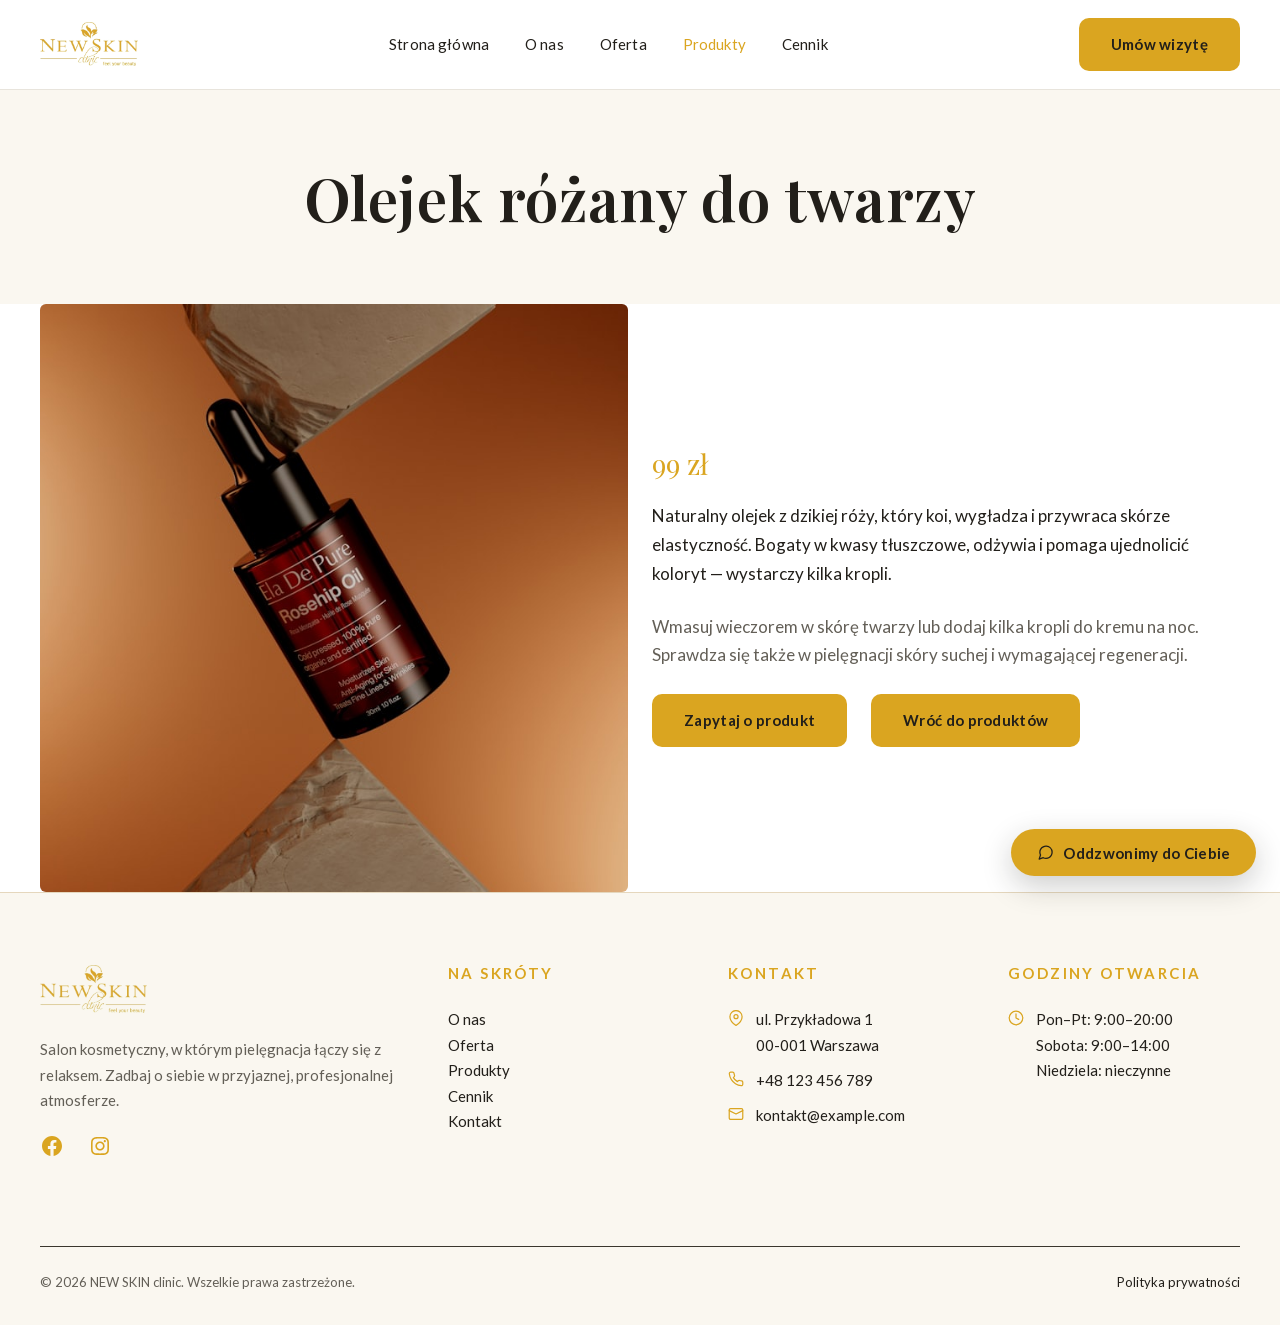
<file: produkt-olejek-rozany/index.html>
<!DOCTYPE html>
<html lang="pl-PL">
<head>
	<meta charset="UTF-8" />
	<meta name="viewport" content="width=device-width, initial-scale=1" />
<meta name='robots' content='max-image-preview:large' />
<title>Olejek różany do twarzy &#8211; NEW SKIN clinic</title>
<link rel="alternate" type="application/rss+xml" title="NEW SKIN clinic &raquo; Kanał z wpisami" href="https://piorkowskikamil.github.io/beauty-clinic-demo/feed/" />
<link rel="alternate" type="application/rss+xml" title="NEW SKIN clinic &raquo; Kanał z komentarzami" href="https://piorkowskikamil.github.io/beauty-clinic-demo/comments/feed/" />
<link rel="alternate" title="oEmbed (JSON)" type="application/json+oembed" href="https://piorkowskikamil.github.io/beauty-clinic-demo/wp-json/oembed/1.0/embed?url=http%3A%2F%2Flocalhost%3A8090%2Fprodukty%2F" />
<link rel="alternate" title="oEmbed (XML)" type="text/xml+oembed" href="https://piorkowskikamil.github.io/beauty-clinic-demo/wp-json/oembed/1.0/embed?url=http%3A%2F%2Flocalhost%3A8090%2Fprodukty%2F&#038;format=xml" />
<style id="wp-img-auto-sizes-contain-inline-css">
img:is([sizes=auto i],[sizes^="auto," i]){contain-intrinsic-size:3000px 1500px}
/*# sourceURL=wp-img-auto-sizes-contain-inline-css */
</style>
<style id="wp-block-site-title-inline-css">
.wp-block-site-title{box-sizing:border-box}.wp-block-site-title :where(a){color:inherit;font-family:inherit;font-size:inherit;font-style:inherit;font-weight:inherit;letter-spacing:inherit;line-height:inherit;text-decoration:inherit}
/*# sourceURL=https://piorkowskikamil.github.io/beauty-clinic-demo/wp-includes/blocks/site-title/style.min.css */
</style>
<style id="wp-block-navigation-link-inline-css">
.wp-block-navigation .wp-block-navigation-item__label{overflow-wrap:break-word}.wp-block-navigation .wp-block-navigation-item__description{display:none}.link-ui-tools{outline:1px solid #f0f0f0;padding:8px}.link-ui-block-inserter{padding-top:8px}.link-ui-block-inserter__back{margin-left:8px;text-transform:uppercase}
/*# sourceURL=https://piorkowskikamil.github.io/beauty-clinic-demo/wp-includes/blocks/navigation-link/style.min.css */
</style>
<link rel='stylesheet' id='wp-block-navigation-css' href='../wp-includes/blocks/navigation/style.min.css' media='all' />
<style id="wp-block-button-inline-css">
.wp-block-button__link{align-content:center;box-sizing:border-box;cursor:pointer;display:inline-block;height:100%;text-align:center;word-break:break-word}.wp-block-button__link.aligncenter{text-align:center}.wp-block-button__link.alignright{text-align:right}:where(.wp-block-button__link){border-radius:9999px;box-shadow:none;padding:calc(.667em + 2px) calc(1.333em + 2px);text-decoration:none}.wp-block-button[style*=text-decoration] .wp-block-button__link{text-decoration:inherit}.wp-block-buttons>.wp-block-button.has-custom-width{max-width:none}.wp-block-buttons>.wp-block-button.has-custom-width .wp-block-button__link{width:100%}.wp-block-buttons>.wp-block-button.has-custom-font-size .wp-block-button__link{font-size:inherit}.wp-block-buttons>.wp-block-button.wp-block-button__width-25{width:calc(25% - var(--wp--style--block-gap, .5em)*.75)}.wp-block-buttons>.wp-block-button.wp-block-button__width-50{width:calc(50% - var(--wp--style--block-gap, .5em)*.5)}.wp-block-buttons>.wp-block-button.wp-block-button__width-75{width:calc(75% - var(--wp--style--block-gap, .5em)*.25)}.wp-block-buttons>.wp-block-button.wp-block-button__width-100{flex-basis:100%;width:100%}.wp-block-buttons.is-vertical>.wp-block-button.wp-block-button__width-25{width:25%}.wp-block-buttons.is-vertical>.wp-block-button.wp-block-button__width-50{width:50%}.wp-block-buttons.is-vertical>.wp-block-button.wp-block-button__width-75{width:75%}.wp-block-button.is-style-squared,.wp-block-button__link.wp-block-button.is-style-squared{border-radius:0}.wp-block-button.no-border-radius,.wp-block-button__link.no-border-radius{border-radius:0!important}:root :where(.wp-block-button .wp-block-button__link.is-style-outline),:root :where(.wp-block-button.is-style-outline>.wp-block-button__link){border:2px solid;padding:.667em 1.333em}:root :where(.wp-block-button .wp-block-button__link.is-style-outline:not(.has-text-color)),:root :where(.wp-block-button.is-style-outline>.wp-block-button__link:not(.has-text-color)){color:currentColor}:root :where(.wp-block-button .wp-block-button__link.is-style-outline:not(.has-background)),:root :where(.wp-block-button.is-style-outline>.wp-block-button__link:not(.has-background)){background-color:initial;background-image:none}
/*# sourceURL=https://piorkowskikamil.github.io/beauty-clinic-demo/wp-includes/blocks/button/style.min.css */
</style>
<style id="wp-block-buttons-inline-css">
.wp-block-buttons{box-sizing:border-box}.wp-block-buttons.is-vertical{flex-direction:column}.wp-block-buttons.is-vertical>.wp-block-button:last-child{margin-bottom:0}.wp-block-buttons>.wp-block-button{display:inline-block;margin:0}.wp-block-buttons.is-content-justification-left{justify-content:flex-start}.wp-block-buttons.is-content-justification-left.is-vertical{align-items:flex-start}.wp-block-buttons.is-content-justification-center{justify-content:center}.wp-block-buttons.is-content-justification-center.is-vertical{align-items:center}.wp-block-buttons.is-content-justification-right{justify-content:flex-end}.wp-block-buttons.is-content-justification-right.is-vertical{align-items:flex-end}.wp-block-buttons.is-content-justification-space-between{justify-content:space-between}.wp-block-buttons.aligncenter{text-align:center}.wp-block-buttons:not(.is-content-justification-space-between,.is-content-justification-right,.is-content-justification-left,.is-content-justification-center) .wp-block-button.aligncenter{margin-left:auto;margin-right:auto;width:100%}.wp-block-buttons[style*=text-decoration] .wp-block-button,.wp-block-buttons[style*=text-decoration] .wp-block-button__link{text-decoration:inherit}.wp-block-buttons.has-custom-font-size .wp-block-button__link{font-size:inherit}.wp-block-buttons .wp-block-button__link{width:100%}.wp-block-button.aligncenter{text-align:center}
/*# sourceURL=https://piorkowskikamil.github.io/beauty-clinic-demo/wp-includes/blocks/buttons/style.min.css */
</style>
<style id="wp-block-group-inline-css">
.wp-block-group{box-sizing:border-box}:where(.wp-block-group.wp-block-group-is-layout-constrained){position:relative}
/*# sourceURL=https://piorkowskikamil.github.io/beauty-clinic-demo/wp-includes/blocks/group/style.min.css */
</style>
<style id="wp-block-post-title-inline-css">
.wp-block-post-title{box-sizing:border-box;word-break:break-word}.wp-block-post-title :where(a){display:inline-block;font-family:inherit;font-size:inherit;font-style:inherit;font-weight:inherit;letter-spacing:inherit;line-height:inherit;text-decoration:inherit}
/*# sourceURL=https://piorkowskikamil.github.io/beauty-clinic-demo/wp-includes/blocks/post-title/style.min.css */
</style>
<style id="wp-block-paragraph-inline-css">
.is-small-text{font-size:.875em}.is-regular-text{font-size:1em}.is-large-text{font-size:2.25em}.is-larger-text{font-size:3em}.has-drop-cap:not(:focus):first-letter{float:left;font-size:8.4em;font-style:normal;font-weight:100;line-height:.68;margin:.05em .1em 0 0;text-transform:uppercase}body.rtl .has-drop-cap:not(:focus):first-letter{float:none;margin-left:.1em}p.has-drop-cap.has-background{overflow:hidden}:root :where(p.has-background){padding:1.25em 2.375em}:where(p.has-text-color:not(.has-link-color)) a{color:inherit}p.has-text-align-left[style*="writing-mode:vertical-lr"],p.has-text-align-right[style*="writing-mode:vertical-rl"]{rotate:180deg}
/*# sourceURL=https://piorkowskikamil.github.io/beauty-clinic-demo/wp-includes/blocks/paragraph/style.min.css */
</style>
<style id="wp-block-image-inline-css">
.wp-block-image>a,.wp-block-image>figure>a{display:inline-block}.wp-block-image img{box-sizing:border-box;height:auto;max-width:100%;vertical-align:bottom}@media not (prefers-reduced-motion){.wp-block-image img.hide{visibility:hidden}.wp-block-image img.show{animation:show-content-image .4s}}.wp-block-image[style*=border-radius] img,.wp-block-image[style*=border-radius]>a{border-radius:inherit}.wp-block-image.has-custom-border img{box-sizing:border-box}.wp-block-image.aligncenter{text-align:center}.wp-block-image.alignfull>a,.wp-block-image.alignwide>a{width:100%}.wp-block-image.alignfull img,.wp-block-image.alignwide img{height:auto;width:100%}.wp-block-image .aligncenter,.wp-block-image .alignleft,.wp-block-image .alignright,.wp-block-image.aligncenter,.wp-block-image.alignleft,.wp-block-image.alignright{display:table}.wp-block-image .aligncenter>figcaption,.wp-block-image .alignleft>figcaption,.wp-block-image .alignright>figcaption,.wp-block-image.aligncenter>figcaption,.wp-block-image.alignleft>figcaption,.wp-block-image.alignright>figcaption{caption-side:bottom;display:table-caption}.wp-block-image .alignleft{float:left;margin:.5em 1em .5em 0}.wp-block-image .alignright{float:right;margin:.5em 0 .5em 1em}.wp-block-image .aligncenter{margin-left:auto;margin-right:auto}.wp-block-image :where(figcaption){margin-bottom:1em;margin-top:.5em}.wp-block-image.is-style-circle-mask img{border-radius:9999px}@supports ((-webkit-mask-image:none) or (mask-image:none)) or (-webkit-mask-image:none){.wp-block-image.is-style-circle-mask img{border-radius:0;-webkit-mask-image:url('data:image/svg+xml;utf8,<svg viewBox="0 0 100 100" xmlns="http://www.w3.org/2000/svg"><circle cx="50" cy="50" r="50"/></svg>');mask-image:url('data:image/svg+xml;utf8,<svg viewBox="0 0 100 100" xmlns="http://www.w3.org/2000/svg"><circle cx="50" cy="50" r="50"/></svg>');mask-mode:alpha;-webkit-mask-position:center;mask-position:center;-webkit-mask-repeat:no-repeat;mask-repeat:no-repeat;-webkit-mask-size:contain;mask-size:contain}}:root :where(.wp-block-image.is-style-rounded img,.wp-block-image .is-style-rounded img){border-radius:9999px}.wp-block-image figure{margin:0}.wp-lightbox-container{display:flex;flex-direction:column;position:relative}.wp-lightbox-container img{cursor:zoom-in}.wp-lightbox-container img:hover+button{opacity:1}.wp-lightbox-container button{align-items:center;backdrop-filter:blur(16px) saturate(180%);background-color:#5a5a5a40;border:none;border-radius:4px;cursor:zoom-in;display:flex;height:20px;justify-content:center;opacity:0;padding:0;position:absolute;right:16px;text-align:center;top:16px;width:20px;z-index:100}@media not (prefers-reduced-motion){.wp-lightbox-container button{transition:opacity .2s ease}}.wp-lightbox-container button:focus-visible{outline:3px auto #5a5a5a40;outline:3px auto -webkit-focus-ring-color;outline-offset:3px}.wp-lightbox-container button:hover{cursor:pointer;opacity:1}.wp-lightbox-container button:focus{opacity:1}.wp-lightbox-container button:focus,.wp-lightbox-container button:hover,.wp-lightbox-container button:not(:hover):not(:active):not(.has-background){background-color:#5a5a5a40;border:none}.wp-lightbox-overlay{box-sizing:border-box;cursor:zoom-out;height:100vh;left:0;overflow:hidden;position:fixed;top:0;visibility:hidden;width:100%;z-index:100000}.wp-lightbox-overlay .wp-lightbox-close-button{align-items:center;cursor:pointer;display:flex;font-family:inherit;gap:8px;justify-content:center;line-height:1;min-height:40px;min-width:40px;padding:0 4px;position:absolute;right:calc(env(safe-area-inset-right) + 16px);top:calc(env(safe-area-inset-top) + 16px);z-index:5000000}.wp-lightbox-overlay .wp-lightbox-close-button:focus,.wp-lightbox-overlay .wp-lightbox-close-button:hover,.wp-lightbox-overlay .wp-lightbox-close-button:not(:hover):not(:active):not(.has-background){background:none;border:none}.wp-lightbox-overlay .wp-lightbox-close-button:has(.wp-lightbox-close-text:not([hidden])) .wp-lightbox-close-icon svg{height:1em;width:1em}.wp-lightbox-overlay .wp-lightbox-close-icon svg{display:block}.wp-lightbox-overlay .wp-lightbox-navigation-button-next,.wp-lightbox-overlay .wp-lightbox-navigation-button-prev{align-items:center;bottom:16px;cursor:pointer;display:flex;font-family:inherit;gap:4px;justify-content:center;line-height:1;min-height:40px;min-width:40px;padding:0 8px;position:absolute;z-index:2000002}.wp-lightbox-overlay .wp-lightbox-navigation-button-next[hidden],.wp-lightbox-overlay .wp-lightbox-navigation-button-prev[hidden]{display:none}@media (min-width:960px){.wp-lightbox-overlay .wp-lightbox-navigation-button-next,.wp-lightbox-overlay .wp-lightbox-navigation-button-prev{bottom:50%;transform:translateY(-50%)}}.wp-lightbox-overlay .wp-lightbox-navigation-button-next:focus,.wp-lightbox-overlay .wp-lightbox-navigation-button-next:hover,.wp-lightbox-overlay .wp-lightbox-navigation-button-next:not(:hover):not(:active):not(.has-background),.wp-lightbox-overlay .wp-lightbox-navigation-button-prev:focus,.wp-lightbox-overlay .wp-lightbox-navigation-button-prev:hover,.wp-lightbox-overlay .wp-lightbox-navigation-button-prev:not(:hover):not(:active):not(.has-background){background:none;border:none;padding:0 8px}.wp-lightbox-overlay .wp-lightbox-navigation-button-next:has(.wp-lightbox-navigation-text:not([hidden])) .wp-lightbox-navigation-icon svg,.wp-lightbox-overlay .wp-lightbox-navigation-button-prev:has(.wp-lightbox-navigation-text:not([hidden])) .wp-lightbox-navigation-icon svg{display:block;height:1.5em;width:1.5em}.wp-lightbox-overlay .wp-lightbox-navigation-button-prev{left:calc(env(safe-area-inset-left) + 16px)}.wp-lightbox-overlay .wp-lightbox-navigation-button-next{right:calc(env(safe-area-inset-right) + 16px)}.wp-lightbox-overlay .wp-lightbox-navigation-icon svg{vertical-align:middle}.wp-lightbox-overlay .lightbox-image-container{height:var(--wp--lightbox-container-height);left:50%;overflow:hidden;position:absolute;top:50%;transform:translate(-50%,-50%);transform-origin:top left;width:var(--wp--lightbox-container-width);z-index:2000001}.wp-lightbox-overlay .wp-block-image{align-items:center;box-sizing:border-box;display:flex;height:100%;justify-content:center;margin:0;position:relative;transform-origin:0 0;width:100%;z-index:3000000}.wp-lightbox-overlay .wp-block-image img{height:var(--wp--lightbox-image-height);min-height:var(--wp--lightbox-image-height);min-width:var(--wp--lightbox-image-width);width:var(--wp--lightbox-image-width)}.wp-lightbox-overlay .wp-block-image figcaption{display:none}.wp-lightbox-overlay button{background:none;border:none}.wp-lightbox-overlay .scrim{background-color:#fff;height:100%;opacity:.9;position:absolute;width:100%;z-index:2000000}.wp-lightbox-overlay.active{visibility:visible}@media not (prefers-reduced-motion){.wp-lightbox-overlay.active{animation:turn-on-visibility .25s both}.wp-lightbox-overlay.active img{animation:turn-on-visibility .35s both}.wp-lightbox-overlay.show-closing-animation:not(.active){animation:turn-off-visibility .35s both}.wp-lightbox-overlay.show-closing-animation:not(.active) img{animation:turn-off-visibility .25s both}.wp-lightbox-overlay.zoom.active{animation:none;opacity:1;visibility:visible}.wp-lightbox-overlay.zoom.active .lightbox-image-container{animation:lightbox-zoom-in .4s}.wp-lightbox-overlay.zoom.active .lightbox-image-container img{animation:none}.wp-lightbox-overlay.zoom.active .scrim{animation:turn-on-visibility .4s forwards}.wp-lightbox-overlay.zoom.show-closing-animation:not(.active){animation:none}.wp-lightbox-overlay.zoom.show-closing-animation:not(.active) .lightbox-image-container{animation:lightbox-zoom-out .4s}.wp-lightbox-overlay.zoom.show-closing-animation:not(.active) .lightbox-image-container img{animation:none}.wp-lightbox-overlay.zoom.show-closing-animation:not(.active) .scrim{animation:turn-off-visibility .4s forwards}}@keyframes show-content-image{0%{visibility:hidden}99%{visibility:hidden}to{visibility:visible}}@keyframes turn-on-visibility{0%{opacity:0}to{opacity:1}}@keyframes turn-off-visibility{0%{opacity:1;visibility:visible}99%{opacity:0;visibility:visible}to{opacity:0;visibility:hidden}}@keyframes lightbox-zoom-in{0%{transform:translate(calc((-100vw + var(--wp--lightbox-scrollbar-width))/2 + var(--wp--lightbox-initial-left-position)),calc(-50vh + var(--wp--lightbox-initial-top-position))) scale(var(--wp--lightbox-scale))}to{transform:translate(-50%,-50%) scale(1)}}@keyframes lightbox-zoom-out{0%{transform:translate(-50%,-50%) scale(1);visibility:visible}99%{visibility:visible}to{transform:translate(calc((-100vw + var(--wp--lightbox-scrollbar-width))/2 + var(--wp--lightbox-initial-left-position)),calc(-50vh + var(--wp--lightbox-initial-top-position))) scale(var(--wp--lightbox-scale));visibility:hidden}}
/*# sourceURL=https://piorkowskikamil.github.io/beauty-clinic-demo/wp-includes/blocks/image/style.min.css */
</style>
<style id="wp-block-spacer-inline-css">
.wp-block-spacer{clear:both}
/*# sourceURL=https://piorkowskikamil.github.io/beauty-clinic-demo/wp-includes/blocks/spacer/style.min.css */
</style>
<style id="wp-block-heading-inline-css">
h1:where(.wp-block-heading).has-background,h2:where(.wp-block-heading).has-background,h3:where(.wp-block-heading).has-background,h4:where(.wp-block-heading).has-background,h5:where(.wp-block-heading).has-background,h6:where(.wp-block-heading).has-background{padding:1.25em 2.375em}h1.has-text-align-left[style*=writing-mode]:where([style*=vertical-lr]),h1.has-text-align-right[style*=writing-mode]:where([style*=vertical-rl]),h2.has-text-align-left[style*=writing-mode]:where([style*=vertical-lr]),h2.has-text-align-right[style*=writing-mode]:where([style*=vertical-rl]),h3.has-text-align-left[style*=writing-mode]:where([style*=vertical-lr]),h3.has-text-align-right[style*=writing-mode]:where([style*=vertical-rl]),h4.has-text-align-left[style*=writing-mode]:where([style*=vertical-lr]),h4.has-text-align-right[style*=writing-mode]:where([style*=vertical-rl]),h5.has-text-align-left[style*=writing-mode]:where([style*=vertical-lr]),h5.has-text-align-right[style*=writing-mode]:where([style*=vertical-rl]),h6.has-text-align-left[style*=writing-mode]:where([style*=vertical-lr]),h6.has-text-align-right[style*=writing-mode]:where([style*=vertical-rl]){rotate:180deg}
/*# sourceURL=https://piorkowskikamil.github.io/beauty-clinic-demo/wp-includes/blocks/heading/style.min.css */
</style>
<style id="wp-block-columns-inline-css">
.wp-block-columns{box-sizing:border-box;display:flex;flex-wrap:wrap!important}@media (min-width:782px){.wp-block-columns{flex-wrap:nowrap!important}}.wp-block-columns{align-items:normal!important}.wp-block-columns.are-vertically-aligned-top{align-items:flex-start}.wp-block-columns.are-vertically-aligned-center{align-items:center}.wp-block-columns.are-vertically-aligned-bottom{align-items:flex-end}@media (max-width:781px){.wp-block-columns:not(.is-not-stacked-on-mobile)>.wp-block-column{flex-basis:100%!important}}@media (min-width:782px){.wp-block-columns:not(.is-not-stacked-on-mobile)>.wp-block-column{flex-basis:0;flex-grow:1}.wp-block-columns:not(.is-not-stacked-on-mobile)>.wp-block-column[style*=flex-basis]{flex-grow:0}}.wp-block-columns.is-not-stacked-on-mobile{flex-wrap:nowrap!important}.wp-block-columns.is-not-stacked-on-mobile>.wp-block-column{flex-basis:0;flex-grow:1}.wp-block-columns.is-not-stacked-on-mobile>.wp-block-column[style*=flex-basis]{flex-grow:0}:where(.wp-block-columns){margin-bottom:1.75em}:where(.wp-block-columns.has-background){padding:1.25em 2.375em}.wp-block-column{flex-grow:1;min-width:0;overflow-wrap:break-word;word-break:break-word}.wp-block-column.is-vertically-aligned-top{align-self:flex-start}.wp-block-column.is-vertically-aligned-center{align-self:center}.wp-block-column.is-vertically-aligned-bottom{align-self:flex-end}.wp-block-column.is-vertically-aligned-stretch{align-self:stretch}.wp-block-column.is-vertically-aligned-bottom,.wp-block-column.is-vertically-aligned-center,.wp-block-column.is-vertically-aligned-top{width:100%}
/*# sourceURL=https://piorkowskikamil.github.io/beauty-clinic-demo/wp-includes/blocks/columns/style.min.css */
</style>
<style id="wp-block-post-content-inline-css">
.wp-block-post-content{display:flow-root}
/*# sourceURL=https://piorkowskikamil.github.io/beauty-clinic-demo/wp-includes/blocks/post-content/style.min.css */
</style>
<style id="wp-block-social-links-inline-css">
.wp-block-social-links{background:none;box-sizing:border-box;margin-left:0;padding-left:0;padding-right:0;text-indent:0}.wp-block-social-links .wp-social-link a,.wp-block-social-links .wp-social-link a:hover{border-bottom:0;box-shadow:none;text-decoration:none}.wp-block-social-links .wp-social-link svg{height:1em;width:1em}.wp-block-social-links .wp-social-link span:not(.screen-reader-text){font-size:.65em;margin-left:.5em;margin-right:.5em}.wp-block-social-links.has-small-icon-size{font-size:16px}.wp-block-social-links,.wp-block-social-links.has-normal-icon-size{font-size:24px}.wp-block-social-links.has-large-icon-size{font-size:36px}.wp-block-social-links.has-huge-icon-size{font-size:48px}.wp-block-social-links.aligncenter{display:flex;justify-content:center}.wp-block-social-links.alignright{justify-content:flex-end}.wp-block-social-link{border-radius:9999px;display:block}@media not (prefers-reduced-motion){.wp-block-social-link{transition:transform .1s ease}}.wp-block-social-link{height:auto}.wp-block-social-link a{align-items:center;display:flex;line-height:0}.wp-block-social-link:hover{transform:scale(1.1)}.wp-block-social-links .wp-block-social-link.wp-social-link{display:inline-block;margin:0;padding:0}.wp-block-social-links .wp-block-social-link.wp-social-link .wp-block-social-link-anchor,.wp-block-social-links .wp-block-social-link.wp-social-link .wp-block-social-link-anchor svg,.wp-block-social-links .wp-block-social-link.wp-social-link .wp-block-social-link-anchor:active,.wp-block-social-links .wp-block-social-link.wp-social-link .wp-block-social-link-anchor:hover,.wp-block-social-links .wp-block-social-link.wp-social-link .wp-block-social-link-anchor:visited{fill:currentColor;color:currentColor}:where(.wp-block-social-links:not(.is-style-logos-only)) .wp-social-link{background-color:#f0f0f0;color:#444}:where(.wp-block-social-links:not(.is-style-logos-only)) .wp-social-link-amazon{background-color:#f90;color:#fff}:where(.wp-block-social-links:not(.is-style-logos-only)) .wp-social-link-bandcamp{background-color:#1ea0c3;color:#fff}:where(.wp-block-social-links:not(.is-style-logos-only)) .wp-social-link-behance{background-color:#0757fe;color:#fff}:where(.wp-block-social-links:not(.is-style-logos-only)) .wp-social-link-bluesky{background-color:#0a7aff;color:#fff}:where(.wp-block-social-links:not(.is-style-logos-only)) .wp-social-link-codepen{background-color:#1e1f26;color:#fff}:where(.wp-block-social-links:not(.is-style-logos-only)) .wp-social-link-deviantart{background-color:#02e49b;color:#fff}:where(.wp-block-social-links:not(.is-style-logos-only)) .wp-social-link-discord{background-color:#5865f2;color:#fff}:where(.wp-block-social-links:not(.is-style-logos-only)) .wp-social-link-dribbble{background-color:#e94c89;color:#fff}:where(.wp-block-social-links:not(.is-style-logos-only)) .wp-social-link-dropbox{background-color:#4280ff;color:#fff}:where(.wp-block-social-links:not(.is-style-logos-only)) .wp-social-link-etsy{background-color:#f45800;color:#fff}:where(.wp-block-social-links:not(.is-style-logos-only)) .wp-social-link-facebook{background-color:#0866ff;color:#fff}:where(.wp-block-social-links:not(.is-style-logos-only)) .wp-social-link-fivehundredpx{background-color:#000;color:#fff}:where(.wp-block-social-links:not(.is-style-logos-only)) .wp-social-link-flickr{background-color:#0461dd;color:#fff}:where(.wp-block-social-links:not(.is-style-logos-only)) .wp-social-link-foursquare{background-color:#e65678;color:#fff}:where(.wp-block-social-links:not(.is-style-logos-only)) .wp-social-link-github{background-color:#24292d;color:#fff}:where(.wp-block-social-links:not(.is-style-logos-only)) .wp-social-link-goodreads{background-color:#eceadd;color:#382110}:where(.wp-block-social-links:not(.is-style-logos-only)) .wp-social-link-google{background-color:#ea4434;color:#fff}:where(.wp-block-social-links:not(.is-style-logos-only)) .wp-social-link-gravatar{background-color:#1d4fc4;color:#fff}:where(.wp-block-social-links:not(.is-style-logos-only)) .wp-social-link-instagram{background-color:#f00075;color:#fff}:where(.wp-block-social-links:not(.is-style-logos-only)) .wp-social-link-lastfm{background-color:#e21b24;color:#fff}:where(.wp-block-social-links:not(.is-style-logos-only)) .wp-social-link-linkedin{background-color:#0d66c2;color:#fff}:where(.wp-block-social-links:not(.is-style-logos-only)) .wp-social-link-mastodon{background-color:#3288d4;color:#fff}:where(.wp-block-social-links:not(.is-style-logos-only)) .wp-social-link-medium{background-color:#000;color:#fff}:where(.wp-block-social-links:not(.is-style-logos-only)) .wp-social-link-meetup{background-color:#f6405f;color:#fff}:where(.wp-block-social-links:not(.is-style-logos-only)) .wp-social-link-patreon{background-color:#000;color:#fff}:where(.wp-block-social-links:not(.is-style-logos-only)) .wp-social-link-pinterest{background-color:#e60122;color:#fff}:where(.wp-block-social-links:not(.is-style-logos-only)) .wp-social-link-pocket{background-color:#ef4155;color:#fff}:where(.wp-block-social-links:not(.is-style-logos-only)) .wp-social-link-reddit{background-color:#ff4500;color:#fff}:where(.wp-block-social-links:not(.is-style-logos-only)) .wp-social-link-skype{background-color:#0478d7;color:#fff}:where(.wp-block-social-links:not(.is-style-logos-only)) .wp-social-link-snapchat{stroke:#000;background-color:#fefc00;color:#fff}:where(.wp-block-social-links:not(.is-style-logos-only)) .wp-social-link-soundcloud{background-color:#ff5600;color:#fff}:where(.wp-block-social-links:not(.is-style-logos-only)) .wp-social-link-spotify{background-color:#1bd760;color:#fff}:where(.wp-block-social-links:not(.is-style-logos-only)) .wp-social-link-telegram{background-color:#2aabee;color:#fff}:where(.wp-block-social-links:not(.is-style-logos-only)) .wp-social-link-threads{background-color:#000;color:#fff}:where(.wp-block-social-links:not(.is-style-logos-only)) .wp-social-link-tiktok{background-color:#000;color:#fff}:where(.wp-block-social-links:not(.is-style-logos-only)) .wp-social-link-tumblr{background-color:#011835;color:#fff}:where(.wp-block-social-links:not(.is-style-logos-only)) .wp-social-link-twitch{background-color:#6440a4;color:#fff}:where(.wp-block-social-links:not(.is-style-logos-only)) .wp-social-link-twitter{background-color:#1da1f2;color:#fff}:where(.wp-block-social-links:not(.is-style-logos-only)) .wp-social-link-vimeo{background-color:#1eb7ea;color:#fff}:where(.wp-block-social-links:not(.is-style-logos-only)) .wp-social-link-vk{background-color:#4680c2;color:#fff}:where(.wp-block-social-links:not(.is-style-logos-only)) .wp-social-link-wordpress{background-color:#3499cd;color:#fff}:where(.wp-block-social-links:not(.is-style-logos-only)) .wp-social-link-whatsapp{background-color:#25d366;color:#fff}:where(.wp-block-social-links:not(.is-style-logos-only)) .wp-social-link-x{background-color:#000;color:#fff}:where(.wp-block-social-links:not(.is-style-logos-only)) .wp-social-link-yelp{background-color:#d32422;color:#fff}:where(.wp-block-social-links:not(.is-style-logos-only)) .wp-social-link-youtube{background-color:red;color:#fff}:where(.wp-block-social-links.is-style-logos-only) .wp-social-link{background:none}:where(.wp-block-social-links.is-style-logos-only) .wp-social-link svg{height:1.25em;width:1.25em}:where(.wp-block-social-links.is-style-logos-only) .wp-social-link-amazon{color:#f90}:where(.wp-block-social-links.is-style-logos-only) .wp-social-link-bandcamp{color:#1ea0c3}:where(.wp-block-social-links.is-style-logos-only) .wp-social-link-behance{color:#0757fe}:where(.wp-block-social-links.is-style-logos-only) .wp-social-link-bluesky{color:#0a7aff}:where(.wp-block-social-links.is-style-logos-only) .wp-social-link-codepen{color:#1e1f26}:where(.wp-block-social-links.is-style-logos-only) .wp-social-link-deviantart{color:#02e49b}:where(.wp-block-social-links.is-style-logos-only) .wp-social-link-discord{color:#5865f2}:where(.wp-block-social-links.is-style-logos-only) .wp-social-link-dribbble{color:#e94c89}:where(.wp-block-social-links.is-style-logos-only) .wp-social-link-dropbox{color:#4280ff}:where(.wp-block-social-links.is-style-logos-only) .wp-social-link-etsy{color:#f45800}:where(.wp-block-social-links.is-style-logos-only) .wp-social-link-facebook{color:#0866ff}:where(.wp-block-social-links.is-style-logos-only) .wp-social-link-fivehundredpx{color:#000}:where(.wp-block-social-links.is-style-logos-only) .wp-social-link-flickr{color:#0461dd}:where(.wp-block-social-links.is-style-logos-only) .wp-social-link-foursquare{color:#e65678}:where(.wp-block-social-links.is-style-logos-only) .wp-social-link-github{color:#24292d}:where(.wp-block-social-links.is-style-logos-only) .wp-social-link-goodreads{color:#382110}:where(.wp-block-social-links.is-style-logos-only) .wp-social-link-google{color:#ea4434}:where(.wp-block-social-links.is-style-logos-only) .wp-social-link-gravatar{color:#1d4fc4}:where(.wp-block-social-links.is-style-logos-only) .wp-social-link-instagram{color:#f00075}:where(.wp-block-social-links.is-style-logos-only) .wp-social-link-lastfm{color:#e21b24}:where(.wp-block-social-links.is-style-logos-only) .wp-social-link-linkedin{color:#0d66c2}:where(.wp-block-social-links.is-style-logos-only) .wp-social-link-mastodon{color:#3288d4}:where(.wp-block-social-links.is-style-logos-only) .wp-social-link-medium{color:#000}:where(.wp-block-social-links.is-style-logos-only) .wp-social-link-meetup{color:#f6405f}:where(.wp-block-social-links.is-style-logos-only) .wp-social-link-patreon{color:#000}:where(.wp-block-social-links.is-style-logos-only) .wp-social-link-pinterest{color:#e60122}:where(.wp-block-social-links.is-style-logos-only) .wp-social-link-pocket{color:#ef4155}:where(.wp-block-social-links.is-style-logos-only) .wp-social-link-reddit{color:#ff4500}:where(.wp-block-social-links.is-style-logos-only) .wp-social-link-skype{color:#0478d7}:where(.wp-block-social-links.is-style-logos-only) .wp-social-link-snapchat{stroke:#000;color:#fff}:where(.wp-block-social-links.is-style-logos-only) .wp-social-link-soundcloud{color:#ff5600}:where(.wp-block-social-links.is-style-logos-only) .wp-social-link-spotify{color:#1bd760}:where(.wp-block-social-links.is-style-logos-only) .wp-social-link-telegram{color:#2aabee}:where(.wp-block-social-links.is-style-logos-only) .wp-social-link-threads{color:#000}:where(.wp-block-social-links.is-style-logos-only) .wp-social-link-tiktok{color:#000}:where(.wp-block-social-links.is-style-logos-only) .wp-social-link-tumblr{color:#011835}:where(.wp-block-social-links.is-style-logos-only) .wp-social-link-twitch{color:#6440a4}:where(.wp-block-social-links.is-style-logos-only) .wp-social-link-twitter{color:#1da1f2}:where(.wp-block-social-links.is-style-logos-only) .wp-social-link-vimeo{color:#1eb7ea}:where(.wp-block-social-links.is-style-logos-only) .wp-social-link-vk{color:#4680c2}:where(.wp-block-social-links.is-style-logos-only) .wp-social-link-whatsapp{color:#25d366}:where(.wp-block-social-links.is-style-logos-only) .wp-social-link-wordpress{color:#3499cd}:where(.wp-block-social-links.is-style-logos-only) .wp-social-link-x{color:#000}:where(.wp-block-social-links.is-style-logos-only) .wp-social-link-yelp{color:#d32422}:where(.wp-block-social-links.is-style-logos-only) .wp-social-link-youtube{color:red}.wp-block-social-links.is-style-pill-shape .wp-social-link{width:auto}:root :where(.wp-block-social-links .wp-social-link a){padding:.25em}:root :where(.wp-block-social-links.is-style-logos-only .wp-social-link a){padding:0}:root :where(.wp-block-social-links.is-style-pill-shape .wp-social-link a){padding-left:.6666666667em;padding-right:.6666666667em}.wp-block-social-links:not(.has-icon-color):not(.has-icon-background-color) .wp-social-link-snapchat .wp-block-social-link-label{color:#000}
/*# sourceURL=https://piorkowskikamil.github.io/beauty-clinic-demo/wp-includes/blocks/social-links/style.min.css */
</style>
<style id="wp-block-list-inline-css">
ol,ul{box-sizing:border-box}:root :where(.wp-block-list.has-background){padding:1.25em 2.375em}
/*# sourceURL=https://piorkowskikamil.github.io/beauty-clinic-demo/wp-includes/blocks/list/style.min.css */
</style>
<style id="wp-emoji-styles-inline-css">

	img.wp-smiley, img.emoji {
		display: inline !important;
		border: none !important;
		box-shadow: none !important;
		height: 1em !important;
		width: 1em !important;
		margin: 0 0.07em !important;
		vertical-align: -0.1em !important;
		background: none !important;
		padding: 0 !important;
	}
/*# sourceURL=wp-emoji-styles-inline-css */
</style>
<style id="wp-block-library-inline-css">
:root{--wp-block-synced-color:#7a00df;--wp-block-synced-color--rgb:122,0,223;--wp-bound-block-color:var(--wp-block-synced-color);--wp-editor-canvas-background:#ddd;--wp-admin-theme-color:#007cba;--wp-admin-theme-color--rgb:0,124,186;--wp-admin-theme-color-darker-10:#006ba1;--wp-admin-theme-color-darker-10--rgb:0,107,160.5;--wp-admin-theme-color-darker-20:#005a87;--wp-admin-theme-color-darker-20--rgb:0,90,135;--wp-admin-border-width-focus:2px}@media (min-resolution:192dpi){:root{--wp-admin-border-width-focus:1.5px}}.wp-element-button{cursor:pointer}:root .has-very-light-gray-background-color{background-color:#eee}:root .has-very-dark-gray-background-color{background-color:#313131}:root .has-very-light-gray-color{color:#eee}:root .has-very-dark-gray-color{color:#313131}:root .has-vivid-green-cyan-to-vivid-cyan-blue-gradient-background{background:linear-gradient(135deg,#00d084,#0693e3)}:root .has-purple-crush-gradient-background{background:linear-gradient(135deg,#34e2e4,#4721fb 50%,#ab1dfe)}:root .has-hazy-dawn-gradient-background{background:linear-gradient(135deg,#faaca8,#dad0ec)}:root .has-subdued-olive-gradient-background{background:linear-gradient(135deg,#fafae1,#67a671)}:root .has-atomic-cream-gradient-background{background:linear-gradient(135deg,#fdd79a,#004a59)}:root .has-nightshade-gradient-background{background:linear-gradient(135deg,#330968,#31cdcf)}:root .has-midnight-gradient-background{background:linear-gradient(135deg,#020381,#2874fc)}:root{--wp--preset--font-size--normal:16px;--wp--preset--font-size--huge:42px}.has-regular-font-size{font-size:1em}.has-larger-font-size{font-size:2.625em}.has-normal-font-size{font-size:var(--wp--preset--font-size--normal)}.has-huge-font-size{font-size:var(--wp--preset--font-size--huge)}:root .has-text-align-center{text-align:center}:root .has-text-align-left{text-align:left}:root .has-text-align-right{text-align:right}.has-fit-text{white-space:nowrap!important}#end-resizable-editor-section{display:none}.aligncenter{clear:both}.items-justified-left{justify-content:flex-start}.items-justified-center{justify-content:center}.items-justified-right{justify-content:flex-end}.items-justified-space-between{justify-content:space-between}.screen-reader-text{word-wrap:normal!important;border:0;clip-path:inset(50%);height:1px;margin:-1px;overflow:hidden;padding:0;position:absolute;width:1px}.screen-reader-text:focus{background-color:#ddd;clip-path:none;color:#444;display:block;font-size:1em;height:auto;left:5px;line-height:normal;padding:15px 23px 14px;text-decoration:none;top:5px;width:auto;z-index:100000}html :where(.has-border-color){border-style:solid}html :where([style*=border-color]){border-style:solid}html :where([style*=border-top-color]){border-top-style:solid}html :where([style*=border-right-color]){border-right-style:solid}html :where([style*=border-bottom-color]){border-bottom-style:solid}html :where([style*=border-left-color]){border-left-style:solid}html :where([style*=border-width]){border-style:solid}html :where([style*=border-top-width]){border-top-style:solid}html :where([style*=border-right-width]){border-right-style:solid}html :where([style*=border-bottom-width]){border-bottom-style:solid}html :where([style*=border-left-width]){border-left-style:solid}html :where(img[class*=wp-image-]){height:auto;max-width:100%}:where(figure){margin:0 0 1em}html :where(.is-position-sticky){--wp-admin--admin-bar--position-offset:var(--wp-admin--admin-bar--height,0px)}@media screen and (max-width:600px){html :where(.is-position-sticky){--wp-admin--admin-bar--position-offset:0px}}
/*# sourceURL=/wp-includes/css/dist/block-library/common.min.css */
</style>
<style id="global-styles-inline-css">
:root{--wp--preset--aspect-ratio--square: 1;--wp--preset--aspect-ratio--4-3: 4/3;--wp--preset--aspect-ratio--3-4: 3/4;--wp--preset--aspect-ratio--3-2: 3/2;--wp--preset--aspect-ratio--2-3: 2/3;--wp--preset--aspect-ratio--16-9: 16/9;--wp--preset--aspect-ratio--9-16: 9/16;--wp--preset--color--black: #000000;--wp--preset--color--cyan-bluish-gray: #abb8c3;--wp--preset--color--white: #ffffff;--wp--preset--color--pale-pink: #f78da7;--wp--preset--color--vivid-red: #cf2e2e;--wp--preset--color--luminous-vivid-orange: #ff6900;--wp--preset--color--luminous-vivid-amber: #fcb900;--wp--preset--color--light-green-cyan: #7bdcb5;--wp--preset--color--vivid-green-cyan: #00d084;--wp--preset--color--pale-cyan-blue: #8ed1fc;--wp--preset--color--vivid-cyan-blue: #0693e3;--wp--preset--color--vivid-purple: #9b51e0;--wp--preset--color--base: #ffffff;--wp--preset--color--contrast: #221f1a;--wp--preset--color--primary: #c5a572;--wp--preset--color--primary-dark: #8a6f47;--wp--preset--color--secondary: #80e4c8;--wp--preset--color--secondary-soft: #eafaf5;--wp--preset--color--cream: #faf7f0;--wp--preset--color--muted: #635f57;--wp--preset--color--sand: #e8e4dc;--wp--preset--gradient--vivid-cyan-blue-to-vivid-purple: linear-gradient(135deg,rgb(6,147,227) 0%,rgb(155,81,224) 100%);--wp--preset--gradient--light-green-cyan-to-vivid-green-cyan: linear-gradient(135deg,rgb(122,220,180) 0%,rgb(0,208,130) 100%);--wp--preset--gradient--luminous-vivid-amber-to-luminous-vivid-orange: linear-gradient(135deg,rgb(252,185,0) 0%,rgb(255,105,0) 100%);--wp--preset--gradient--luminous-vivid-orange-to-vivid-red: linear-gradient(135deg,rgb(255,105,0) 0%,rgb(207,46,46) 100%);--wp--preset--gradient--very-light-gray-to-cyan-bluish-gray: linear-gradient(135deg,rgb(238,238,238) 0%,rgb(169,184,195) 100%);--wp--preset--gradient--cool-to-warm-spectrum: linear-gradient(135deg,rgb(74,234,220) 0%,rgb(151,120,209) 20%,rgb(207,42,186) 40%,rgb(238,44,130) 60%,rgb(251,105,98) 80%,rgb(254,248,76) 100%);--wp--preset--gradient--blush-light-purple: linear-gradient(135deg,rgb(255,206,236) 0%,rgb(152,150,240) 100%);--wp--preset--gradient--blush-bordeaux: linear-gradient(135deg,rgb(254,205,165) 0%,rgb(254,45,45) 50%,rgb(107,0,62) 100%);--wp--preset--gradient--luminous-dusk: linear-gradient(135deg,rgb(255,203,112) 0%,rgb(199,81,192) 50%,rgb(65,88,208) 100%);--wp--preset--gradient--pale-ocean: linear-gradient(135deg,rgb(255,245,203) 0%,rgb(182,227,212) 50%,rgb(51,167,181) 100%);--wp--preset--gradient--electric-grass: linear-gradient(135deg,rgb(202,248,128) 0%,rgb(113,206,126) 100%);--wp--preset--gradient--midnight: linear-gradient(135deg,rgb(2,3,129) 0%,rgb(40,116,252) 100%);--wp--preset--font-size--small: 0.9375rem;--wp--preset--font-size--medium: 1.0625rem;--wp--preset--font-size--large: clamp(1.125rem, 1.125rem + ((1vw - 0.2rem) * 0.227), 1.25rem);--wp--preset--font-size--x-large: clamp(1.5rem, 1.5rem + ((1vw - 0.2rem) * 0.455), 1.75rem);--wp--preset--font-size--x-small: 0.8125rem;--wp--preset--font-size--xx-large: clamp(2rem, 2rem + ((1vw - 0.2rem) * 1.818), 3rem);--wp--preset--font-size--huge: clamp(2.5rem, 2.5rem + ((1vw - 0.2rem) * 2.273), 3.75rem);--wp--preset--font-family--body: 'Lato', -apple-system, 'Segoe UI', sans-serif;--wp--preset--font-family--heading: 'Playfair Display', Georgia, serif;--wp--preset--spacing--20: 0.75rem;--wp--preset--spacing--30: 1.25rem;--wp--preset--spacing--40: 2rem;--wp--preset--spacing--50: clamp(2.75rem, 6vw, 4.5rem);--wp--preset--spacing--60: clamp(4.5rem, 9vw, 7rem);--wp--preset--spacing--70: 3.38rem;--wp--preset--spacing--80: 5.06rem;--wp--preset--spacing--10: 0.5rem;--wp--preset--shadow--natural: 6px 6px 9px rgba(0, 0, 0, 0.2);--wp--preset--shadow--deep: 12px 12px 50px rgba(0, 0, 0, 0.4);--wp--preset--shadow--sharp: 6px 6px 0px rgba(0, 0, 0, 0.2);--wp--preset--shadow--outlined: 6px 6px 0px -3px rgb(255, 255, 255), 6px 6px rgb(0, 0, 0);--wp--preset--shadow--crisp: 6px 6px 0px rgb(0, 0, 0);}:root { --wp--style--global--content-size: 46rem;--wp--style--global--wide-size: 75rem; }:where(body) { margin: 0; }.wp-site-blocks { padding-top: var(--wp--style--root--padding-top); padding-bottom: var(--wp--style--root--padding-bottom); }.has-global-padding { padding-right: var(--wp--style--root--padding-right); padding-left: var(--wp--style--root--padding-left); }.has-global-padding > .alignfull { margin-right: calc(var(--wp--style--root--padding-right) * -1); margin-left: calc(var(--wp--style--root--padding-left) * -1); }.has-global-padding :where(:not(.alignfull.is-layout-flow) > .has-global-padding:not(.wp-block-block, .alignfull)) { padding-right: 0; padding-left: 0; }.has-global-padding :where(:not(.alignfull.is-layout-flow) > .has-global-padding:not(.wp-block-block, .alignfull)) > .alignfull { margin-left: 0; margin-right: 0; }.wp-site-blocks > .alignleft { float: left; margin-right: 2em; }.wp-site-blocks > .alignright { float: right; margin-left: 2em; }.wp-site-blocks > .aligncenter { justify-content: center; margin-left: auto; margin-right: auto; }:where(.wp-site-blocks) > * { margin-block-start: 1.5rem; margin-block-end: 0; }:where(.wp-site-blocks) > :first-child { margin-block-start: 0; }:where(.wp-site-blocks) > :last-child { margin-block-end: 0; }:root { --wp--style--block-gap: 1.5rem; }:root :where(.is-layout-flow) > :first-child{margin-block-start: 0;}:root :where(.is-layout-flow) > :last-child{margin-block-end: 0;}:root :where(.is-layout-flow) > *{margin-block-start: 1.5rem;margin-block-end: 0;}:root :where(.is-layout-constrained) > :first-child{margin-block-start: 0;}:root :where(.is-layout-constrained) > :last-child{margin-block-end: 0;}:root :where(.is-layout-constrained) > *{margin-block-start: 1.5rem;margin-block-end: 0;}:root :where(.is-layout-flex){gap: 1.5rem;}:root :where(.is-layout-grid){gap: 1.5rem;}.is-layout-flow > .alignleft{float: left;margin-inline-start: 0;margin-inline-end: 2em;}.is-layout-flow > .alignright{float: right;margin-inline-start: 2em;margin-inline-end: 0;}.is-layout-flow > .aligncenter{margin-left: auto !important;margin-right: auto !important;}.is-layout-constrained > .alignleft{float: left;margin-inline-start: 0;margin-inline-end: 2em;}.is-layout-constrained > .alignright{float: right;margin-inline-start: 2em;margin-inline-end: 0;}.is-layout-constrained > .aligncenter{margin-left: auto !important;margin-right: auto !important;}.is-layout-constrained > :where(:not(.alignleft):not(.alignright):not(.alignfull)){max-width: var(--wp--style--global--content-size);margin-left: auto !important;margin-right: auto !important;}.is-layout-constrained > .alignwide{max-width: var(--wp--style--global--wide-size);}body .is-layout-flex{display: flex;}.is-layout-flex{flex-wrap: wrap;align-items: center;}.is-layout-flex > :is(*, div){margin: 0;}body .is-layout-grid{display: grid;}.is-layout-grid > :is(*, div){margin: 0;}body{background-color: var(--wp--preset--color--base);color: var(--wp--preset--color--contrast);font-family: var(--wp--preset--font-family--body);font-size: var(--wp--preset--font-size--medium);font-weight: 400;line-height: 1.7;--wp--style--root--padding-top: 0px;--wp--style--root--padding-right: clamp(1.25rem, 4vw, 2.5rem);--wp--style--root--padding-bottom: 0px;--wp--style--root--padding-left: clamp(1.25rem, 4vw, 2.5rem);}a:where(:not(.wp-element-button)){color: var(--wp--preset--color--primary-dark);}:root :where(a:where(:not(.wp-element-button)):hover){color: var(--wp--preset--color--contrast);}h1, h2, h3, h4, h5, h6{color: var(--wp--preset--color--contrast);font-family: var(--wp--preset--font-family--heading);font-weight: 600;line-height: 1.18;}h1{font-size: var(--wp--preset--font-size--huge);}h2{font-size: var(--wp--preset--font-size--xx-large);}h3{font-size: var(--wp--preset--font-size--x-large);}h4{font-size: var(--wp--preset--font-size--large);}:root :where(.wp-element-button, .wp-block-button__link){background-color: var(--wp--preset--color--primary);border-radius: 999px;border-width: 0;color: var(--wp--preset--color--contrast);font-family: var(--wp--preset--font-family--body);font-size: var(--wp--preset--font-size--small);font-style: inherit;font-weight: 700;letter-spacing: 0.02em;line-height: inherit;padding-top: 0.85rem;padding-right: 2rem;padding-bottom: 0.85rem;padding-left: 2rem;text-decoration: none;text-transform: inherit;}:root :where(.wp-element-button:hover, .wp-block-button__link:hover){background-color: var(--wp--preset--color--contrast);color: var(--wp--preset--color--base);}.has-black-color{color: var(--wp--preset--color--black) !important;}.has-cyan-bluish-gray-color{color: var(--wp--preset--color--cyan-bluish-gray) !important;}.has-white-color{color: var(--wp--preset--color--white) !important;}.has-pale-pink-color{color: var(--wp--preset--color--pale-pink) !important;}.has-vivid-red-color{color: var(--wp--preset--color--vivid-red) !important;}.has-luminous-vivid-orange-color{color: var(--wp--preset--color--luminous-vivid-orange) !important;}.has-luminous-vivid-amber-color{color: var(--wp--preset--color--luminous-vivid-amber) !important;}.has-light-green-cyan-color{color: var(--wp--preset--color--light-green-cyan) !important;}.has-vivid-green-cyan-color{color: var(--wp--preset--color--vivid-green-cyan) !important;}.has-pale-cyan-blue-color{color: var(--wp--preset--color--pale-cyan-blue) !important;}.has-vivid-cyan-blue-color{color: var(--wp--preset--color--vivid-cyan-blue) !important;}.has-vivid-purple-color{color: var(--wp--preset--color--vivid-purple) !important;}.has-base-color{color: var(--wp--preset--color--base) !important;}.has-contrast-color{color: var(--wp--preset--color--contrast) !important;}.has-primary-color{color: var(--wp--preset--color--primary) !important;}.has-primary-dark-color{color: var(--wp--preset--color--primary-dark) !important;}.has-secondary-color{color: var(--wp--preset--color--secondary) !important;}.has-secondary-soft-color{color: var(--wp--preset--color--secondary-soft) !important;}.has-cream-color{color: var(--wp--preset--color--cream) !important;}.has-muted-color{color: var(--wp--preset--color--muted) !important;}.has-sand-color{color: var(--wp--preset--color--sand) !important;}.has-black-background-color{background-color: var(--wp--preset--color--black) !important;}.has-cyan-bluish-gray-background-color{background-color: var(--wp--preset--color--cyan-bluish-gray) !important;}.has-white-background-color{background-color: var(--wp--preset--color--white) !important;}.has-pale-pink-background-color{background-color: var(--wp--preset--color--pale-pink) !important;}.has-vivid-red-background-color{background-color: var(--wp--preset--color--vivid-red) !important;}.has-luminous-vivid-orange-background-color{background-color: var(--wp--preset--color--luminous-vivid-orange) !important;}.has-luminous-vivid-amber-background-color{background-color: var(--wp--preset--color--luminous-vivid-amber) !important;}.has-light-green-cyan-background-color{background-color: var(--wp--preset--color--light-green-cyan) !important;}.has-vivid-green-cyan-background-color{background-color: var(--wp--preset--color--vivid-green-cyan) !important;}.has-pale-cyan-blue-background-color{background-color: var(--wp--preset--color--pale-cyan-blue) !important;}.has-vivid-cyan-blue-background-color{background-color: var(--wp--preset--color--vivid-cyan-blue) !important;}.has-vivid-purple-background-color{background-color: var(--wp--preset--color--vivid-purple) !important;}.has-base-background-color{background-color: var(--wp--preset--color--base) !important;}.has-contrast-background-color{background-color: var(--wp--preset--color--contrast) !important;}.has-primary-background-color{background-color: var(--wp--preset--color--primary) !important;}.has-primary-dark-background-color{background-color: var(--wp--preset--color--primary-dark) !important;}.has-secondary-background-color{background-color: var(--wp--preset--color--secondary) !important;}.has-secondary-soft-background-color{background-color: var(--wp--preset--color--secondary-soft) !important;}.has-cream-background-color{background-color: var(--wp--preset--color--cream) !important;}.has-muted-background-color{background-color: var(--wp--preset--color--muted) !important;}.has-sand-background-color{background-color: var(--wp--preset--color--sand) !important;}.has-black-border-color{border-color: var(--wp--preset--color--black) !important;}.has-cyan-bluish-gray-border-color{border-color: var(--wp--preset--color--cyan-bluish-gray) !important;}.has-white-border-color{border-color: var(--wp--preset--color--white) !important;}.has-pale-pink-border-color{border-color: var(--wp--preset--color--pale-pink) !important;}.has-vivid-red-border-color{border-color: var(--wp--preset--color--vivid-red) !important;}.has-luminous-vivid-orange-border-color{border-color: var(--wp--preset--color--luminous-vivid-orange) !important;}.has-luminous-vivid-amber-border-color{border-color: var(--wp--preset--color--luminous-vivid-amber) !important;}.has-light-green-cyan-border-color{border-color: var(--wp--preset--color--light-green-cyan) !important;}.has-vivid-green-cyan-border-color{border-color: var(--wp--preset--color--vivid-green-cyan) !important;}.has-pale-cyan-blue-border-color{border-color: var(--wp--preset--color--pale-cyan-blue) !important;}.has-vivid-cyan-blue-border-color{border-color: var(--wp--preset--color--vivid-cyan-blue) !important;}.has-vivid-purple-border-color{border-color: var(--wp--preset--color--vivid-purple) !important;}.has-base-border-color{border-color: var(--wp--preset--color--base) !important;}.has-contrast-border-color{border-color: var(--wp--preset--color--contrast) !important;}.has-primary-border-color{border-color: var(--wp--preset--color--primary) !important;}.has-primary-dark-border-color{border-color: var(--wp--preset--color--primary-dark) !important;}.has-secondary-border-color{border-color: var(--wp--preset--color--secondary) !important;}.has-secondary-soft-border-color{border-color: var(--wp--preset--color--secondary-soft) !important;}.has-cream-border-color{border-color: var(--wp--preset--color--cream) !important;}.has-muted-border-color{border-color: var(--wp--preset--color--muted) !important;}.has-sand-border-color{border-color: var(--wp--preset--color--sand) !important;}.has-vivid-cyan-blue-to-vivid-purple-gradient-background{background: var(--wp--preset--gradient--vivid-cyan-blue-to-vivid-purple) !important;}.has-light-green-cyan-to-vivid-green-cyan-gradient-background{background: var(--wp--preset--gradient--light-green-cyan-to-vivid-green-cyan) !important;}.has-luminous-vivid-amber-to-luminous-vivid-orange-gradient-background{background: var(--wp--preset--gradient--luminous-vivid-amber-to-luminous-vivid-orange) !important;}.has-luminous-vivid-orange-to-vivid-red-gradient-background{background: var(--wp--preset--gradient--luminous-vivid-orange-to-vivid-red) !important;}.has-very-light-gray-to-cyan-bluish-gray-gradient-background{background: var(--wp--preset--gradient--very-light-gray-to-cyan-bluish-gray) !important;}.has-cool-to-warm-spectrum-gradient-background{background: var(--wp--preset--gradient--cool-to-warm-spectrum) !important;}.has-blush-light-purple-gradient-background{background: var(--wp--preset--gradient--blush-light-purple) !important;}.has-blush-bordeaux-gradient-background{background: var(--wp--preset--gradient--blush-bordeaux) !important;}.has-luminous-dusk-gradient-background{background: var(--wp--preset--gradient--luminous-dusk) !important;}.has-pale-ocean-gradient-background{background: var(--wp--preset--gradient--pale-ocean) !important;}.has-electric-grass-gradient-background{background: var(--wp--preset--gradient--electric-grass) !important;}.has-midnight-gradient-background{background: var(--wp--preset--gradient--midnight) !important;}.has-small-font-size{font-size: var(--wp--preset--font-size--small) !important;}.has-medium-font-size{font-size: var(--wp--preset--font-size--medium) !important;}.has-large-font-size{font-size: var(--wp--preset--font-size--large) !important;}.has-x-large-font-size{font-size: var(--wp--preset--font-size--x-large) !important;}.has-x-small-font-size{font-size: var(--wp--preset--font-size--x-small) !important;}.has-xx-large-font-size{font-size: var(--wp--preset--font-size--xx-large) !important;}.has-huge-font-size{font-size: var(--wp--preset--font-size--huge) !important;}.has-body-font-family{font-family: var(--wp--preset--font-family--body) !important;}.has-heading-font-family{font-family: var(--wp--preset--font-family--heading) !important;}
:root :where(.wp-block-navigation){font-size: var(--wp--preset--font-size--small);font-weight: 400;letter-spacing: 0.01em;}
/*# sourceURL=global-styles-inline-css */
</style>
<style id="core-block-supports-inline-css">
.wp-container-core-navigation-is-layout-0caefaff{gap:2.25rem;justify-content:center;}.wp-container-core-group-is-layout-c24ceac7{flex-wrap:nowrap;justify-content:space-between;align-items:center;}.wp-container-core-group-is-layout-aa50a3a3 > :where(:not(.alignleft):not(.alignright):not(.alignfull)){max-width:75rem;margin-left:auto !important;margin-right:auto !important;}.wp-container-core-group-is-layout-aa50a3a3 > .alignwide{max-width:75rem;}.wp-container-core-group-is-layout-aa50a3a3 .alignfull{max-width:none;}.wp-container-core-group-is-layout-d918f3aa > .alignfull{margin-right:calc(1.5rem * -1);margin-left:calc(1.5rem * -1);}.wp-container-core-columns-is-layout-f56f613f{flex-wrap:nowrap;}.wp-container-core-group-is-layout-f464533f > :where(:not(.alignleft):not(.alignright):not(.alignfull)){max-width:75rem;margin-left:auto !important;margin-right:auto !important;}.wp-container-core-group-is-layout-f464533f > .alignwide{max-width:75rem;}.wp-container-core-group-is-layout-f464533f .alignfull{max-width:none;}.wp-container-core-columns-is-layout-86559df1{flex-wrap:nowrap;gap:1.5rem 3rem;}.wp-container-core-group-is-layout-dc17e807{justify-content:space-between;}.wp-container-core-group-is-layout-6722ca0f > :where(:not(.alignleft):not(.alignright):not(.alignfull)){max-width:75rem;margin-left:auto !important;margin-right:auto !important;}.wp-container-core-group-is-layout-6722ca0f > .alignwide{max-width:75rem;}.wp-container-core-group-is-layout-6722ca0f .alignfull{max-width:none;}
/*# sourceURL=core-block-supports-inline-css */
</style>
<style id="wp-block-template-skip-link-inline-css">
/*! This file is auto-generated */
.skip-link.screen-reader-text{border:0;clip-path:inset(50%);height:1px;margin:-1px;overflow:hidden;padding:0;position:absolute!important;width:1px;word-wrap:normal!important;word-break:normal!important}.skip-link.screen-reader-text:focus{background-color:#eee;clip-path:none;color:#444;display:block;font-size:1em;height:auto;left:5px;line-height:normal;padding:15px 23px 14px;text-decoration:none;top:5px;width:auto;z-index:100000}
/*# sourceURL=/wp-includes/css/wp-block-template-skip-link.min.css */
</style>
<link rel='stylesheet' id='contact-form-7-css' href='../wp-content/plugins/contact-form-7/includes/css/styles.css' media='all' />
<link rel='stylesheet' id='beauty-clinic-custom-css' href='../wp-content/themes/beauty-clinic/assets/css/custom.css' media='all' />
<link rel="https://api.w.org/" href="https://piorkowskikamil.github.io/beauty-clinic-demo/wp-json/" /><link rel="alternate" title="JSON" type="application/json" href="https://piorkowskikamil.github.io/beauty-clinic-demo/wp-json/wp/v2/pages/8" /><link rel="EditURI" type="application/rsd+xml" title="RSD" href="https://piorkowskikamil.github.io/beauty-clinic-demo/xmlrpc.php?rsd" />
<meta name="generator" content="WordPress 7.0" />
<link rel="canonical" href="index.html" />
<link rel='shortlink' href='https://piorkowskikamil.github.io/beauty-clinic-demo/?p=8' />
<script id="wp-importmap" type="importmap">
{"imports":{"@wordpress/interactivity":"https://piorkowskikamil.github.io/beauty-clinic-demo/wp-includes/js/dist/script-modules/interactivity/index.min.js"}}
</script>
<link rel="modulepreload" href="../wp-includes/js/dist/script-modules/interactivity/index.min.js" id="@wordpress/interactivity-js-modulepreload" fetchpriority="low">
<style class="wp-fonts-local">
@font-face{font-family:Lato;font-style:normal;font-weight:300;font-display:swap;src:url('../wp-content/themes/beauty-clinic/assets/fonts/lato-300-latin.woff2') format('woff2');unicode-range:U+0000-00FF, U+0131, U+0152-0153, U+02BB-02BC, U+02C6, U+02DA, U+02DC, U+0304, U+0308, U+0329, U+2000-206F, U+20AC, U+2122, U+2191, U+2193, U+2212, U+2215, U+FEFF, U+FFFD;}
@font-face{font-family:Lato;font-style:normal;font-weight:300;font-display:swap;src:url('../wp-content/themes/beauty-clinic/assets/fonts/lato-300-latin-ext.woff2') format('woff2');unicode-range:U+0100-02BA, U+02BD-02C5, U+02C7-02CC, U+02CE-02D7, U+02DD-02FF, U+0304, U+0308, U+0329, U+1D00-1DBF, U+1E00-1E9F, U+1EF2-1EFF, U+2020, U+20A0-20AB, U+20AD-20C0, U+2113, U+2C60-2C7F, U+A720-A7FF;}
@font-face{font-family:Lato;font-style:normal;font-weight:400;font-display:swap;src:url('../wp-content/themes/beauty-clinic/assets/fonts/lato-400-latin.woff2') format('woff2');unicode-range:U+0000-00FF, U+0131, U+0152-0153, U+02BB-02BC, U+02C6, U+02DA, U+02DC, U+0304, U+0308, U+0329, U+2000-206F, U+20AC, U+2122, U+2191, U+2193, U+2212, U+2215, U+FEFF, U+FFFD;}
@font-face{font-family:Lato;font-style:normal;font-weight:400;font-display:swap;src:url('../wp-content/themes/beauty-clinic/assets/fonts/lato-400-latin-ext.woff2') format('woff2');unicode-range:U+0100-02BA, U+02BD-02C5, U+02C7-02CC, U+02CE-02D7, U+02DD-02FF, U+0304, U+0308, U+0329, U+1D00-1DBF, U+1E00-1E9F, U+1EF2-1EFF, U+2020, U+20A0-20AB, U+20AD-20C0, U+2113, U+2C60-2C7F, U+A720-A7FF;}
@font-face{font-family:Lato;font-style:normal;font-weight:700;font-display:swap;src:url('../wp-content/themes/beauty-clinic/assets/fonts/lato-700-latin.woff2') format('woff2');unicode-range:U+0000-00FF, U+0131, U+0152-0153, U+02BB-02BC, U+02C6, U+02DA, U+02DC, U+0304, U+0308, U+0329, U+2000-206F, U+20AC, U+2122, U+2191, U+2193, U+2212, U+2215, U+FEFF, U+FFFD;}
@font-face{font-family:Lato;font-style:normal;font-weight:700;font-display:swap;src:url('../wp-content/themes/beauty-clinic/assets/fonts/lato-700-latin-ext.woff2') format('woff2');unicode-range:U+0100-02BA, U+02BD-02C5, U+02C7-02CC, U+02CE-02D7, U+02DD-02FF, U+0304, U+0308, U+0329, U+1D00-1DBF, U+1E00-1E9F, U+1EF2-1EFF, U+2020, U+20A0-20AB, U+20AD-20C0, U+2113, U+2C60-2C7F, U+A720-A7FF;}
@font-face{font-family:"Playfair Display";font-style:normal;font-weight:400 700;font-display:swap;src:url('../wp-content/themes/beauty-clinic/assets/fonts/playfair-display-400700-latin.woff2') format('woff2');unicode-range:U+0000-00FF, U+0131, U+0152-0153, U+02BB-02BC, U+02C6, U+02DA, U+02DC, U+0304, U+0308, U+0329, U+2000-206F, U+20AC, U+2122, U+2191, U+2193, U+2212, U+2215, U+FEFF, U+FFFD;}
@font-face{font-family:"Playfair Display";font-style:normal;font-weight:400 700;font-display:swap;src:url('../wp-content/themes/beauty-clinic/assets/fonts/playfair-display-400700-latin-ext.woff2') format('woff2');unicode-range:U+0100-02BA, U+02BD-02C5, U+02C7-02CC, U+02CE-02D7, U+02DD-02FF, U+0304, U+0308, U+0329, U+1D00-1DBF, U+1E00-1E9F, U+1EF2-1EFF, U+2020, U+20A0-20AB, U+20AD-20C0, U+2113, U+2C60-2C7F, U+A720-A7FF;}
@font-face{font-family:"Playfair Display";font-style:italic;font-weight:400 700;font-display:swap;src:url('../wp-content/themes/beauty-clinic/assets/fonts/playfair-display-italic-400700-latin.woff2') format('woff2');unicode-range:U+0000-00FF, U+0131, U+0152-0153, U+02BB-02BC, U+02C6, U+02DA, U+02DC, U+0304, U+0308, U+0329, U+2000-206F, U+20AC, U+2122, U+2191, U+2193, U+2212, U+2215, U+FEFF, U+FFFD;}
@font-face{font-family:"Playfair Display";font-style:italic;font-weight:400 700;font-display:swap;src:url('../wp-content/themes/beauty-clinic/assets/fonts/playfair-display-italic-400700-latin-ext.woff2') format('woff2');unicode-range:U+0100-02BA, U+02BD-02C5, U+02C7-02CC, U+02CE-02D7, U+02DD-02FF, U+0304, U+0308, U+0329, U+1D00-1DBF, U+1E00-1E9F, U+1EF2-1EFF, U+2020, U+20A0-20AB, U+20AD-20C0, U+2113, U+2C60-2C7F, U+A720-A7FF;}
</style>
</head>

<body class="wp-singular page-template-default page page-id-8 wp-embed-responsive wp-theme-beauty-clinic">

<a class="skip-link screen-reader-text" id="wp-skip-link" href="index.html#wp--skip-link--target">Przejdź do treści</a><div class="wp-site-blocks"><header class="wp-block-template-part">
<div class="wp-block-group bc-site-header has-global-padding is-layout-constrained wp-container-core-group-is-layout-aa50a3a3 wp-block-group-is-layout-constrained" style="padding-top:1.125rem;padding-bottom:1.125rem">
<div class="wp-block-group alignwide is-content-justification-space-between is-nowrap is-layout-flex wp-container-core-group-is-layout-c24ceac7 wp-block-group-is-layout-flex"><p class="bc-site-brand wp-block-site-title"><a href="../index.html" target="_self" rel="home"><img class="bc-logo" src="../wp-content/themes/beauty-clinic/assets/img/logo.png" alt="NEW SKIN clinic" /></a></p>

<nav class="is-responsive items-justified-center wp-block-navigation is-content-justification-center is-layout-flex wp-container-core-navigation-is-layout-0caefaff wp-block-navigation-is-layout-flex" 
		 data-wp-interactive="core/navigation" data-wp-context='{"overlayOpenedBy":{"click":false,"hover":false,"focus":false},"type":"overlay","roleAttribute":"","ariaLabel":"Menu"}'><button aria-haspopup="dialog" aria-label="Rozwiń menu" class="wp-block-navigation__responsive-container-open" 
				data-wp-on--click="actions.openMenuOnClick"
				data-wp-on--keydown="actions.handleMenuKeydown"
			><svg width="24" height="24" xmlns="http://www.w3.org/2000/svg" viewBox="0 0 24 24" aria-hidden="true" focusable="false"><path d="M4 7.5h16v1.5H4z"></path><path d="M4 15h16v1.5H4z"></path></svg></button>
				<div class="wp-block-navigation__responsive-container has-text-color has-contrast-color has-background has-base-background-color"  id="modal-1" 
				data-wp-class--has-modal-open="state.isMenuOpen"
				data-wp-class--is-menu-open="state.isMenuOpen"
				data-wp-watch="callbacks.initMenu"
				data-wp-on--keydown="actions.handleMenuKeydown"
				data-wp-on--focusout="actions.handleMenuFocusout"
				tabindex="-1"
			>
					<div class="wp-block-navigation__responsive-close" tabindex="-1">
						<div class="wp-block-navigation__responsive-dialog" 
				data-wp-bind--aria-modal="state.ariaModal"
				data-wp-bind--aria-label="state.ariaLabel"
				data-wp-bind--role="state.roleAttribute"
			>
							<button aria-label="Zamknij menu" class="wp-block-navigation__responsive-container-close" 
				data-wp-on--click="actions.closeMenuOnClick"
			><svg xmlns="http://www.w3.org/2000/svg" viewBox="0 0 24 24" width="24" height="24" aria-hidden="true" focusable="false"><path d="m13.06 12 6.47-6.47-1.06-1.06L12 10.94 5.53 4.47 4.47 5.53 10.94 12l-6.47 6.47 1.06 1.06L12 13.06l6.47 6.47 1.06-1.06L13.06 12Z"></path></svg></button>
							<div class="wp-block-navigation__responsive-container-content" 
				data-wp-watch="callbacks.focusFirstElement"
			 id="modal-1-content">
								<ul class="wp-block-navigation__container is-responsive items-justified-center wp-block-navigation"><li class="wp-block-navigation-item wp-block-navigation-link"><a class="wp-block-navigation-item__content"  href="../index.html"><span class="wp-block-navigation-item__label">Strona główna</span></a></li><li class="wp-block-navigation-item wp-block-navigation-link"><a class="wp-block-navigation-item__content"  href="../o-nas/index.html"><span class="wp-block-navigation-item__label">O nas</span></a></li><li class="wp-block-navigation-item wp-block-navigation-link"><a class="wp-block-navigation-item__content"  href="../oferta/index.html"><span class="wp-block-navigation-item__label">Oferta</span></a></li><li class="wp-block-navigation-item current-menu-item wp-block-navigation-link"><a class="wp-block-navigation-item__content"  href="../produkty/index.html" aria-current="page"><span class="wp-block-navigation-item__label">Produkty</span></a></li><li class="wp-block-navigation-item wp-block-navigation-link"><a class="wp-block-navigation-item__content"  href="../cennik/index.html"><span class="wp-block-navigation-item__label">Cennik</span></a></li></ul>
								
							</div>
						</div>
					</div>
				</div></nav>


<div class="wp-block-buttons is-layout-flex wp-block-buttons-is-layout-flex">
<div class="wp-block-button bc-header-cta"><a class="wp-block-button__link wp-element-button" href="../kontakt/index.html">Umów wizytę</a></div>
</div>
</div>
</div>

</header>


<main id="wp--skip-link--target" class="wp-block-group has-global-padding is-layout-constrained wp-block-group-is-layout-constrained">
<div class="wp-block-group alignfull has-cream-background-color has-background has-global-padding is-layout-constrained wp-block-group-is-layout-constrained" style="padding-top:var(--wp--preset--spacing--50);padding-bottom:var(--wp--preset--spacing--50)"><h1 class="has-text-align-center wp-block-post-title">Olejek różany do twarzy</h1></div>


<div class="entry-content alignfull wp-block-post-content has-global-padding is-layout-constrained wp-block-post-content-is-layout-constrained">
<div class="wp-block-columns alignwide is-layout-flex wp-block-columns-is-layout-flex">
<div class="wp-block-column is-layout-flow wp-block-column-is-layout-flow">
<figure class="wp-block-image size-full bc-rounded bc-product-photo"><img decoding="async" src="../wp-content/themes/beauty-clinic/assets/images/produkt-3.jpg" alt="Olejek różany do twarzy"/></figure>
</div>
<div class="wp-block-column is-vertically-aligned-center is-layout-flow wp-block-column-is-layout-flow">
<p class="bc-card-icon wp-block-paragraph">99 zł</p>
<!-- PLACEHOLDER opis — do podmiany przez klienta -->
<p class="wp-block-paragraph">Naturalny olejek z dzikiej róży, który koi, wygładza i przywraca skórze elastyczność. Bogaty w kwasy tłuszczowe, odżywia i pomaga ujednolicić koloryt — wystarczy kilka kropli.</p>
<p class="has-muted-color has-text-color wp-block-paragraph">Wmasuj wieczorem w skórę twarzy lub dodaj kilka kropli do kremu na noc. Sprawdza się także w pielęgnacji skóry suchej i wymagającej regeneracji.</p>
<div class="wp-block-buttons is-layout-flex wp-block-buttons-is-layout-flex"><div class="wp-block-button"><a class="wp-block-button__link wp-element-button" href="../kontakt/index.html">Zapytaj o produkt</a></div><div class="wp-block-button"><a class="wp-block-button__link wp-element-button" href="../produkty/index.html">Wróć do produktów</a></div></div>
</div>
</div>
</div></main>


<footer class="wp-block-template-part">
<div class="wp-block-group alignfull bc-site-footer has-contrast-color has-cream-background-color has-text-color has-background has-global-padding is-layout-constrained wp-container-core-group-is-layout-6722ca0f wp-block-group-is-layout-constrained" style="padding-top:var(--wp--preset--spacing--50);padding-bottom:var(--wp--preset--spacing--40)">
<div class="wp-block-columns alignwide is-layout-flex wp-container-core-columns-is-layout-86559df1 wp-block-columns-is-layout-flex">
<div class="wp-block-column is-layout-flow wp-block-column-is-layout-flow" style="flex-basis:30%">
<h2 class="wp-block-heading has-base-color has-text-color has-x-large-font-size" style="font-weight:700"><a href="../index.html" aria-label="NEW SKIN clinic — strona główna"><img class="bc-footer-logo" src="../wp-content/themes/beauty-clinic/assets/img/logo.png" alt="NEW SKIN clinic" /></a></h2>



<p class="has-sand-color has-text-color has-small-font-size wp-block-paragraph">Salon kosmetyczny, w którym pielęgnacja łączy się z relaksem. Zadbaj o siebie w przyjaznej, profesjonalnej atmosferze.</p>



<ul class="wp-block-social-links has-icon-color is-style-logos-only is-layout-flex wp-block-social-links-is-layout-flex"><li style="color:var(--wp--preset--color--primary)" class="wp-social-link wp-social-link-facebook has-primary-color wp-block-social-link"><a href="https://www.facebook.com/" class="wp-block-social-link-anchor"><svg width="24" height="24" viewBox="0 0 24 24" version="1.1" xmlns="http://www.w3.org/2000/svg" aria-hidden="true" focusable="false"><path d="M12 2C6.5 2 2 6.5 2 12c0 5 3.7 9.1 8.4 9.9v-7H7.9V12h2.5V9.8c0-2.5 1.5-3.9 3.8-3.9 1.1 0 2.2.2 2.2.2v2.5h-1.3c-1.2 0-1.6.8-1.6 1.6V12h2.8l-.4 2.9h-2.3v7C18.3 21.1 22 17 22 12c0-5.5-4.5-10-10-10z"></path></svg><span class="wp-block-social-link-label screen-reader-text">Facebook</span></a></li>

<li style="color:var(--wp--preset--color--primary)" class="wp-social-link wp-social-link-instagram has-primary-color wp-block-social-link"><a href="https://www.instagram.com/" class="wp-block-social-link-anchor"><svg width="24" height="24" viewBox="0 0 24 24" version="1.1" xmlns="http://www.w3.org/2000/svg" aria-hidden="true" focusable="false"><path d="M12,4.622c2.403,0,2.688,0.009,3.637,0.052c0.877,0.04,1.354,0.187,1.671,0.31c0.42,0.163,0.72,0.358,1.035,0.673 c0.315,0.315,0.51,0.615,0.673,1.035c0.123,0.317,0.27,0.794,0.31,1.671c0.043,0.949,0.052,1.234,0.052,3.637 s-0.009,2.688-0.052,3.637c-0.04,0.877-0.187,1.354-0.31,1.671c-0.163,0.42-0.358,0.72-0.673,1.035 c-0.315,0.315-0.615,0.51-1.035,0.673c-0.317,0.123-0.794,0.27-1.671,0.31c-0.949,0.043-1.233,0.052-3.637,0.052 s-2.688-0.009-3.637-0.052c-0.877-0.04-1.354-0.187-1.671-0.31c-0.42-0.163-0.72-0.358-1.035-0.673 c-0.315-0.315-0.51-0.615-0.673-1.035c-0.123-0.317-0.27-0.794-0.31-1.671C4.631,14.688,4.622,14.403,4.622,12 s0.009-2.688,0.052-3.637c0.04-0.877,0.187-1.354,0.31-1.671c0.163-0.42,0.358-0.72,0.673-1.035 c0.315-0.315,0.615-0.51,1.035-0.673c0.317-0.123,0.794-0.27,1.671-0.31C9.312,4.631,9.597,4.622,12,4.622 M12,3 C9.556,3,9.249,3.01,8.289,3.054C7.331,3.098,6.677,3.25,6.105,3.472C5.513,3.702,5.011,4.01,4.511,4.511 c-0.5,0.5-0.808,1.002-1.038,1.594C3.25,6.677,3.098,7.331,3.054,8.289C3.01,9.249,3,9.556,3,12c0,2.444,0.01,2.751,0.054,3.711 c0.044,0.958,0.196,1.612,0.418,2.185c0.23,0.592,0.538,1.094,1.038,1.594c0.5,0.5,1.002,0.808,1.594,1.038 c0.572,0.222,1.227,0.375,2.185,0.418C9.249,20.99,9.556,21,12,21s2.751-0.01,3.711-0.054c0.958-0.044,1.612-0.196,2.185-0.418 c0.592-0.23,1.094-0.538,1.594-1.038c0.5-0.5,0.808-1.002,1.038-1.594c0.222-0.572,0.375-1.227,0.418-2.185 C20.99,14.751,21,14.444,21,12s-0.01-2.751-0.054-3.711c-0.044-0.958-0.196-1.612-0.418-2.185c-0.23-0.592-0.538-1.094-1.038-1.594 c-0.5-0.5-1.002-0.808-1.594-1.038c-0.572-0.222-1.227-0.375-2.185-0.418C14.751,3.01,14.444,3,12,3L12,3z M12,7.378 c-2.552,0-4.622,2.069-4.622,4.622S9.448,16.622,12,16.622s4.622-2.069,4.622-4.622S14.552,7.378,12,7.378z M12,15 c-1.657,0-3-1.343-3-3s1.343-3,3-3s3,1.343,3,3S13.657,15,12,15z M16.804,6.116c-0.596,0-1.08,0.484-1.08,1.08 s0.484,1.08,1.08,1.08c0.596,0,1.08-0.484,1.08-1.08S17.401,6.116,16.804,6.116z"></path></svg><span class="wp-block-social-link-label screen-reader-text">Instagram</span></a></li></ul>
</div>



<div class="wp-block-column is-layout-flow wp-block-column-is-layout-flow">
<h3 class="wp-block-heading bc-eyebrow has-small-font-size">Na skróty</h3>



<ul style="padding-left:0" class="wp-block-list is-style-default has-small-font-size">
<li><a href="../o-nas/index.html">O nas</a></li>



<li><a href="../oferta/index.html">Oferta</a></li>



<li><a href="index.html">Produkty</a></li>



<li><a href="../cennik/index.html">Cennik</a></li>



<li><a href="../kontakt/index.html">Kontakt</a></li>
</ul>
</div>



<div class="wp-block-column is-layout-flow wp-block-column-is-layout-flow">
<h3 class="wp-block-heading bc-eyebrow has-small-font-size">Kontakt</h3>



<p class="bc-ico bc-ico-pin has-small-font-size wp-block-paragraph"><a href="../kontakt/index.html#mapa">ul. Przykładowa 1<br>00-001 Warszawa</a></p>



<p class="bc-ico bc-ico-phone has-small-font-size wp-block-paragraph"><a href="tel:+48123456789">+48 123 456 789</a></p>



<p class="bc-ico bc-ico-mail has-small-font-size wp-block-paragraph"><a href="mailto:kontakt@example.com">kontakt@example.com</a></p>
</div>



<div class="wp-block-column is-layout-flow wp-block-column-is-layout-flow">
<h3 class="wp-block-heading bc-eyebrow has-small-font-size">Godziny otwarcia</h3>



<p class="bc-ico bc-ico-clock has-small-font-size wp-block-paragraph">Pon–Pt: 9:00–20:00<br>Sobota: 9:00–14:00<br>Niedziela: nieczynne</p>
</div>
</div>



<div style="height:2.5rem" aria-hidden="true" class="wp-block-spacer"></div>



<div class="wp-block-group alignwide is-content-justification-space-between is-layout-flex wp-container-core-group-is-layout-dc17e807 wp-block-group-is-layout-flex" style="border-top-color:#3a362e;border-top-width:1px;padding-top:1.5rem">
<p class="has-sand-color has-text-color has-x-small-font-size wp-block-paragraph">© 2026 NEW SKIN clinic. Wszelkie prawa zastrzeżone.</p>



<p class="has-x-small-font-size wp-block-paragraph"><a href="../polityka-prywatnosci/index.html">Polityka prywatności</a></p>
</div>
</div>

</footer>
</div>
<script type="speculationrules">
{"prefetch":[{"source":"document","where":{"and":[{"href_matches":"/*"},{"not":{"href_matches":["/wp-*.php","/wp-admin/*","/wp-content/uploads/*","/wp-content/*","/wp-content/plugins/*","/wp-content/themes/beauty-clinic/*","/*\\?(.+)"]}},{"not":{"selector_matches":"a[rel~=\"nofollow\"]"}},{"not":{"selector_matches":".no-prefetch, .no-prefetch a"}}]},"eagerness":"conservative"}]}
</script>
<script data-wp-router-options="{&quot;loadOnClientNavigation&quot;:true}" fetchpriority="low" id="@wordpress/block-library/navigation/view-js-module" src="../wp-includes/js/dist/script-modules/block-library/navigation/view.min.js" type="module"></script>
<script id="wp-hooks-js" src="../wp-includes/js/dist/hooks.min.js"></script>
<script id="wp-i18n-js" src="../wp-includes/js/dist/i18n.min.js"></script>
<script id="wp-i18n-js-after">
wp.i18n.setLocaleData( { 'text direction\u0004ltr': [ 'ltr' ] } );
//# sourceURL=wp-i18n-js-after
</script>
<script id="swv-js" src="../wp-content/plugins/contact-form-7/includes/swv/js/index.js"></script>
<script id="contact-form-7-js-translations">
( function( domain, translations ) {
	var localeData = translations.locale_data[ domain ] || translations.locale_data.messages;
	localeData[""].domain = domain;
	wp.i18n.setLocaleData( localeData, domain );
} )( "contact-form-7", {"translation-revision-date":"2025-12-11 12:03:49+0000","generator":"GlotPress\/4.0.3","domain":"messages","locale_data":{"messages":{"":{"domain":"messages","plural-forms":"nplurals=3; plural=(n == 1) ? 0 : ((n % 10 >= 2 && n % 10 <= 4 && (n % 100 < 12 || n % 100 > 14)) ? 1 : 2);","lang":"pl"},"This contact form is placed in the wrong place.":["Ten formularz kontaktowy zosta\u0142 umieszczony w niew\u0142a\u015bciwym miejscu."],"Error:":["B\u0142\u0105d:"]}},"comment":{"reference":"includes\/js\/index.js"}} );
//# sourceURL=contact-form-7-js-translations
</script>
<script id="contact-form-7-js-before">
var wpcf7 = {
    "api": {
        "root": "https:\/\/piorkowskikamil.github.io\/beauty-clinic-demo\/wp-json\/",
        "namespace": "contact-form-7\/v1"
    }
};
//# sourceURL=contact-form-7-js-before
</script>
<script id="contact-form-7-js" src="../wp-content/plugins/contact-form-7/includes/js/index.js"></script>
<script data-wp-strategy="defer" defer id="beauty-clinic-reveal-js" src="../wp-content/themes/beauty-clinic/assets/js/reveal.js"></script>
<script id="wp-emoji-settings" type="application/json">
{"baseUrl":"https://s.w.org/images/core/emoji/17.0.2/72x72/","ext":".png","svgUrl":"https://s.w.org/images/core/emoji/17.0.2/svg/","svgExt":".svg","source":{"concatemoji":"https://piorkowskikamil.github.io/beauty-clinic-demo/wp-includes/js/wp-emoji-release.min.js"}}
</script>
<script type="module">
/*! This file is auto-generated */
const a=JSON.parse(document.getElementById("wp-emoji-settings").textContent),o=(window._wpemojiSettings=a,"wpEmojiSettingsSupports"),s=["flag","emoji"];function i(e){try{var t={supportTests:e,timestamp:(new Date).valueOf()};sessionStorage.setItem(o,JSON.stringify(t))}catch(e){}}function c(e,t,n){e.clearRect(0,0,e.canvas.width,e.canvas.height),e.fillText(t,0,0);t=new Uint32Array(e.getImageData(0,0,e.canvas.width,e.canvas.height).data);e.clearRect(0,0,e.canvas.width,e.canvas.height),e.fillText(n,0,0);const a=new Uint32Array(e.getImageData(0,0,e.canvas.width,e.canvas.height).data);return t.every((e,t)=>e===a[t])}function p(e,t){e.clearRect(0,0,e.canvas.width,e.canvas.height),e.fillText(t,0,0);var n=e.getImageData(16,16,1,1);for(let e=0;e<n.data.length;e++)if(0!==n.data[e])return!1;return!0}function u(e,t,n,a){switch(t){case"flag":return n(e,"\ud83c\udff3\ufe0f\u200d\u26a7\ufe0f","\ud83c\udff3\ufe0f\u200b\u26a7\ufe0f")?!1:!n(e,"\ud83c\udde8\ud83c\uddf6","\ud83c\udde8\u200b\ud83c\uddf6")&&!n(e,"\ud83c\udff4\udb40\udc67\udb40\udc62\udb40\udc65\udb40\udc6e\udb40\udc67\udb40\udc7f","\ud83c\udff4\u200b\udb40\udc67\u200b\udb40\udc62\u200b\udb40\udc65\u200b\udb40\udc6e\u200b\udb40\udc67\u200b\udb40\udc7f");case"emoji":return!a(e,"\ud83e\u1fac8")}return!1}function f(e,t,n,a){let r;const o=(r="undefined"!=typeof WorkerGlobalScope&&self instanceof WorkerGlobalScope?new OffscreenCanvas(300,150):document.createElement("canvas")).getContext("2d",{willReadFrequently:!0}),s=(o.textBaseline="top",o.font="600 32px Arial",{});return e.forEach(e=>{s[e]=t(o,e,n,a)}),s}function r(e){var t=document.createElement("script");t.src=e,t.defer=!0,document.head.appendChild(t)}a.supports={everything:!0,everythingExceptFlag:!0},new Promise(t=>{let n=function(){try{var e=JSON.parse(sessionStorage.getItem(o));if("object"==typeof e&&"number"==typeof e.timestamp&&(new Date).valueOf()<e.timestamp+604800&&"object"==typeof e.supportTests)return e.supportTests}catch(e){}return null}();if(!n){if("undefined"!=typeof Worker&&"undefined"!=typeof OffscreenCanvas&&"undefined"!=typeof URL&&URL.createObjectURL&&"undefined"!=typeof Blob)try{var e="postMessage("+f.toString()+"("+[JSON.stringify(s),u.toString(),c.toString(),p.toString()].join(",")+"));",a=new Blob([e],{type:"text/javascript"});const r=new Worker(URL.createObjectURL(a),{name:"wpTestEmojiSupports"});return void(r.onmessage=e=>{i(n=e.data),r.terminate(),t(n)})}catch(e){}i(n=f(s,u,c,p))}t(n)}).then(e=>{for(const n in e)a.supports[n]=e[n],a.supports.everything=a.supports.everything&&a.supports[n],"flag"!==n&&(a.supports.everythingExceptFlag=a.supports.everythingExceptFlag&&a.supports[n]);var t;a.supports.everythingExceptFlag=a.supports.everythingExceptFlag&&!a.supports.flag,a.supports.everything||((t=a.source||{}).concatemoji?r(t.concatemoji):t.wpemoji&&t.twemoji&&(r(t.twemoji),r(t.wpemoji)))});
//# sourceURL=https://piorkowskikamil.github.io/beauty-clinic-demo/wp-includes/js/wp-emoji-loader.min.js
</script>
</body>
</html>
</file>
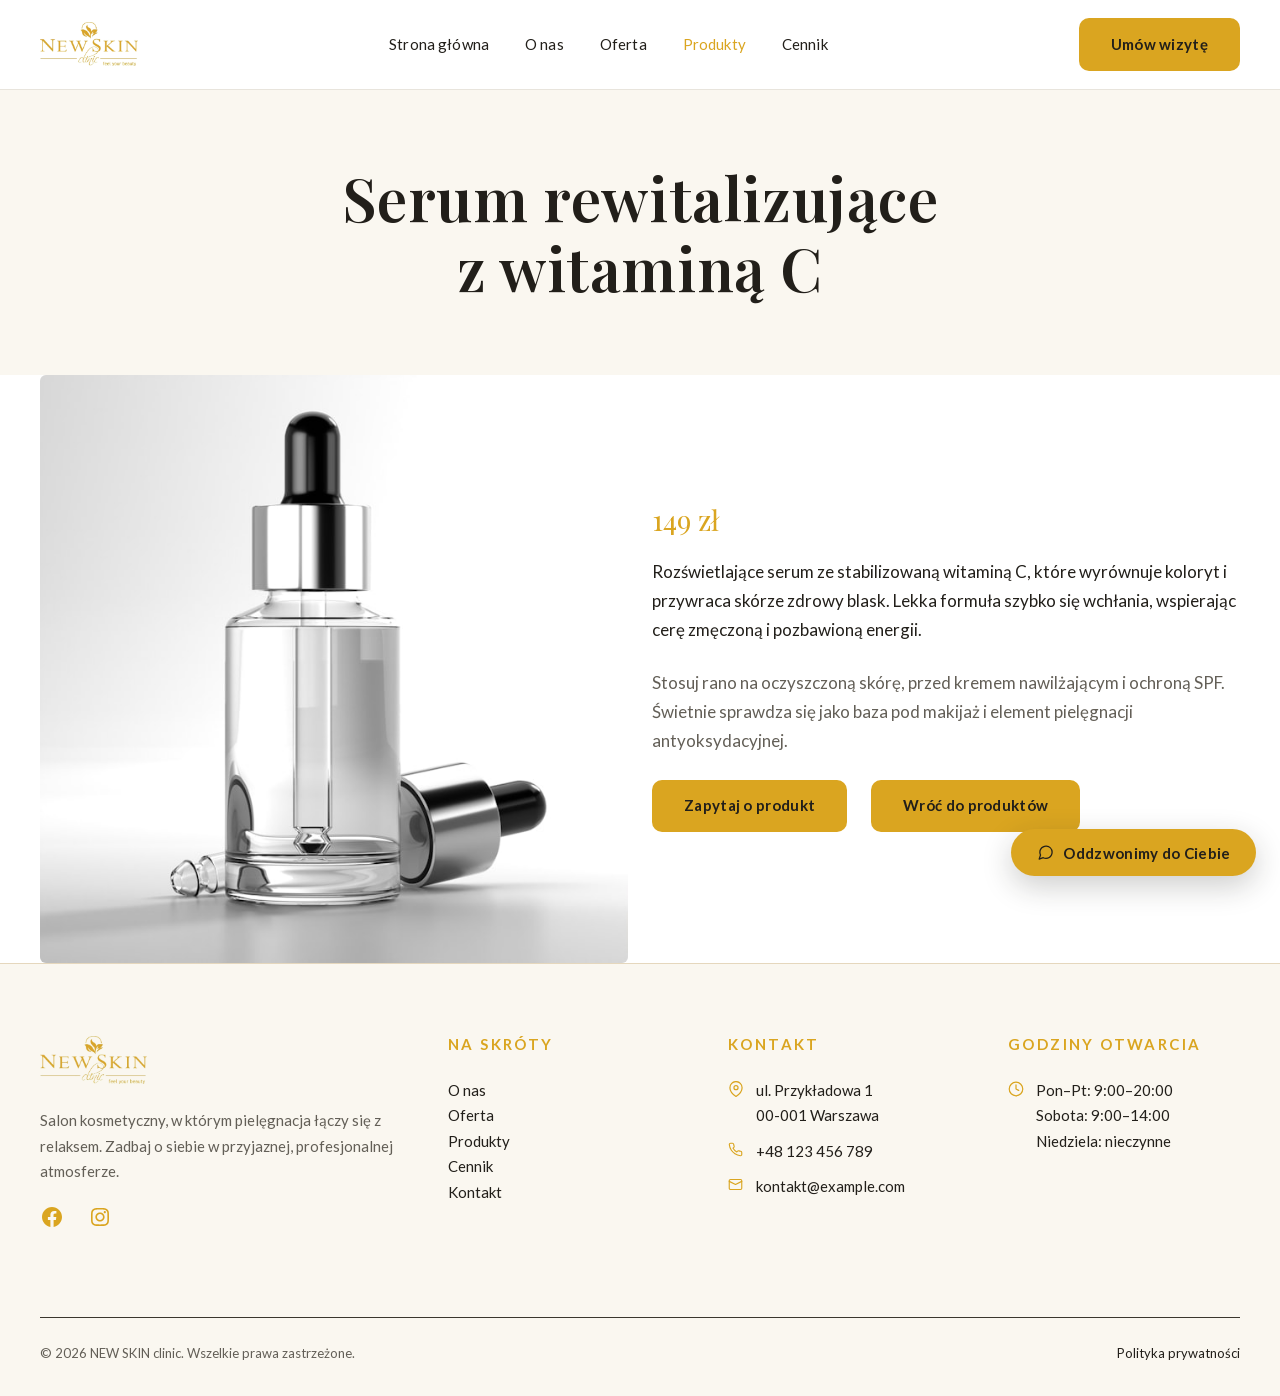
<file: produkt-serum-witamina-c/index.html>
<!DOCTYPE html>
<html lang="pl-PL">
<head>
	<meta charset="UTF-8" />
	<meta name="viewport" content="width=device-width, initial-scale=1" />
<meta name='robots' content='max-image-preview:large' />
<title>Serum rewitalizujące z witaminą C &#8211; NEW SKIN clinic</title>
<link rel="alternate" type="application/rss+xml" title="NEW SKIN clinic &raquo; Kanał z wpisami" href="https://piorkowskikamil.github.io/beauty-clinic-demo/feed/" />
<link rel="alternate" type="application/rss+xml" title="NEW SKIN clinic &raquo; Kanał z komentarzami" href="https://piorkowskikamil.github.io/beauty-clinic-demo/comments/feed/" />
<link rel="alternate" title="oEmbed (JSON)" type="application/json+oembed" href="https://piorkowskikamil.github.io/beauty-clinic-demo/wp-json/oembed/1.0/embed?url=http%3A%2F%2Flocalhost%3A8090%2Fprodukty%2F" />
<link rel="alternate" title="oEmbed (XML)" type="text/xml+oembed" href="https://piorkowskikamil.github.io/beauty-clinic-demo/wp-json/oembed/1.0/embed?url=http%3A%2F%2Flocalhost%3A8090%2Fprodukty%2F&#038;format=xml" />
<style id="wp-img-auto-sizes-contain-inline-css">
img:is([sizes=auto i],[sizes^="auto," i]){contain-intrinsic-size:3000px 1500px}
/*# sourceURL=wp-img-auto-sizes-contain-inline-css */
</style>
<style id="wp-block-site-title-inline-css">
.wp-block-site-title{box-sizing:border-box}.wp-block-site-title :where(a){color:inherit;font-family:inherit;font-size:inherit;font-style:inherit;font-weight:inherit;letter-spacing:inherit;line-height:inherit;text-decoration:inherit}
/*# sourceURL=https://piorkowskikamil.github.io/beauty-clinic-demo/wp-includes/blocks/site-title/style.min.css */
</style>
<style id="wp-block-navigation-link-inline-css">
.wp-block-navigation .wp-block-navigation-item__label{overflow-wrap:break-word}.wp-block-navigation .wp-block-navigation-item__description{display:none}.link-ui-tools{outline:1px solid #f0f0f0;padding:8px}.link-ui-block-inserter{padding-top:8px}.link-ui-block-inserter__back{margin-left:8px;text-transform:uppercase}
/*# sourceURL=https://piorkowskikamil.github.io/beauty-clinic-demo/wp-includes/blocks/navigation-link/style.min.css */
</style>
<link rel='stylesheet' id='wp-block-navigation-css' href='../wp-includes/blocks/navigation/style.min.css' media='all' />
<style id="wp-block-button-inline-css">
.wp-block-button__link{align-content:center;box-sizing:border-box;cursor:pointer;display:inline-block;height:100%;text-align:center;word-break:break-word}.wp-block-button__link.aligncenter{text-align:center}.wp-block-button__link.alignright{text-align:right}:where(.wp-block-button__link){border-radius:9999px;box-shadow:none;padding:calc(.667em + 2px) calc(1.333em + 2px);text-decoration:none}.wp-block-button[style*=text-decoration] .wp-block-button__link{text-decoration:inherit}.wp-block-buttons>.wp-block-button.has-custom-width{max-width:none}.wp-block-buttons>.wp-block-button.has-custom-width .wp-block-button__link{width:100%}.wp-block-buttons>.wp-block-button.has-custom-font-size .wp-block-button__link{font-size:inherit}.wp-block-buttons>.wp-block-button.wp-block-button__width-25{width:calc(25% - var(--wp--style--block-gap, .5em)*.75)}.wp-block-buttons>.wp-block-button.wp-block-button__width-50{width:calc(50% - var(--wp--style--block-gap, .5em)*.5)}.wp-block-buttons>.wp-block-button.wp-block-button__width-75{width:calc(75% - var(--wp--style--block-gap, .5em)*.25)}.wp-block-buttons>.wp-block-button.wp-block-button__width-100{flex-basis:100%;width:100%}.wp-block-buttons.is-vertical>.wp-block-button.wp-block-button__width-25{width:25%}.wp-block-buttons.is-vertical>.wp-block-button.wp-block-button__width-50{width:50%}.wp-block-buttons.is-vertical>.wp-block-button.wp-block-button__width-75{width:75%}.wp-block-button.is-style-squared,.wp-block-button__link.wp-block-button.is-style-squared{border-radius:0}.wp-block-button.no-border-radius,.wp-block-button__link.no-border-radius{border-radius:0!important}:root :where(.wp-block-button .wp-block-button__link.is-style-outline),:root :where(.wp-block-button.is-style-outline>.wp-block-button__link){border:2px solid;padding:.667em 1.333em}:root :where(.wp-block-button .wp-block-button__link.is-style-outline:not(.has-text-color)),:root :where(.wp-block-button.is-style-outline>.wp-block-button__link:not(.has-text-color)){color:currentColor}:root :where(.wp-block-button .wp-block-button__link.is-style-outline:not(.has-background)),:root :where(.wp-block-button.is-style-outline>.wp-block-button__link:not(.has-background)){background-color:initial;background-image:none}
/*# sourceURL=https://piorkowskikamil.github.io/beauty-clinic-demo/wp-includes/blocks/button/style.min.css */
</style>
<style id="wp-block-buttons-inline-css">
.wp-block-buttons{box-sizing:border-box}.wp-block-buttons.is-vertical{flex-direction:column}.wp-block-buttons.is-vertical>.wp-block-button:last-child{margin-bottom:0}.wp-block-buttons>.wp-block-button{display:inline-block;margin:0}.wp-block-buttons.is-content-justification-left{justify-content:flex-start}.wp-block-buttons.is-content-justification-left.is-vertical{align-items:flex-start}.wp-block-buttons.is-content-justification-center{justify-content:center}.wp-block-buttons.is-content-justification-center.is-vertical{align-items:center}.wp-block-buttons.is-content-justification-right{justify-content:flex-end}.wp-block-buttons.is-content-justification-right.is-vertical{align-items:flex-end}.wp-block-buttons.is-content-justification-space-between{justify-content:space-between}.wp-block-buttons.aligncenter{text-align:center}.wp-block-buttons:not(.is-content-justification-space-between,.is-content-justification-right,.is-content-justification-left,.is-content-justification-center) .wp-block-button.aligncenter{margin-left:auto;margin-right:auto;width:100%}.wp-block-buttons[style*=text-decoration] .wp-block-button,.wp-block-buttons[style*=text-decoration] .wp-block-button__link{text-decoration:inherit}.wp-block-buttons.has-custom-font-size .wp-block-button__link{font-size:inherit}.wp-block-buttons .wp-block-button__link{width:100%}.wp-block-button.aligncenter{text-align:center}
/*# sourceURL=https://piorkowskikamil.github.io/beauty-clinic-demo/wp-includes/blocks/buttons/style.min.css */
</style>
<style id="wp-block-group-inline-css">
.wp-block-group{box-sizing:border-box}:where(.wp-block-group.wp-block-group-is-layout-constrained){position:relative}
/*# sourceURL=https://piorkowskikamil.github.io/beauty-clinic-demo/wp-includes/blocks/group/style.min.css */
</style>
<style id="wp-block-post-title-inline-css">
.wp-block-post-title{box-sizing:border-box;word-break:break-word}.wp-block-post-title :where(a){display:inline-block;font-family:inherit;font-size:inherit;font-style:inherit;font-weight:inherit;letter-spacing:inherit;line-height:inherit;text-decoration:inherit}
/*# sourceURL=https://piorkowskikamil.github.io/beauty-clinic-demo/wp-includes/blocks/post-title/style.min.css */
</style>
<style id="wp-block-paragraph-inline-css">
.is-small-text{font-size:.875em}.is-regular-text{font-size:1em}.is-large-text{font-size:2.25em}.is-larger-text{font-size:3em}.has-drop-cap:not(:focus):first-letter{float:left;font-size:8.4em;font-style:normal;font-weight:100;line-height:.68;margin:.05em .1em 0 0;text-transform:uppercase}body.rtl .has-drop-cap:not(:focus):first-letter{float:none;margin-left:.1em}p.has-drop-cap.has-background{overflow:hidden}:root :where(p.has-background){padding:1.25em 2.375em}:where(p.has-text-color:not(.has-link-color)) a{color:inherit}p.has-text-align-left[style*="writing-mode:vertical-lr"],p.has-text-align-right[style*="writing-mode:vertical-rl"]{rotate:180deg}
/*# sourceURL=https://piorkowskikamil.github.io/beauty-clinic-demo/wp-includes/blocks/paragraph/style.min.css */
</style>
<style id="wp-block-image-inline-css">
.wp-block-image>a,.wp-block-image>figure>a{display:inline-block}.wp-block-image img{box-sizing:border-box;height:auto;max-width:100%;vertical-align:bottom}@media not (prefers-reduced-motion){.wp-block-image img.hide{visibility:hidden}.wp-block-image img.show{animation:show-content-image .4s}}.wp-block-image[style*=border-radius] img,.wp-block-image[style*=border-radius]>a{border-radius:inherit}.wp-block-image.has-custom-border img{box-sizing:border-box}.wp-block-image.aligncenter{text-align:center}.wp-block-image.alignfull>a,.wp-block-image.alignwide>a{width:100%}.wp-block-image.alignfull img,.wp-block-image.alignwide img{height:auto;width:100%}.wp-block-image .aligncenter,.wp-block-image .alignleft,.wp-block-image .alignright,.wp-block-image.aligncenter,.wp-block-image.alignleft,.wp-block-image.alignright{display:table}.wp-block-image .aligncenter>figcaption,.wp-block-image .alignleft>figcaption,.wp-block-image .alignright>figcaption,.wp-block-image.aligncenter>figcaption,.wp-block-image.alignleft>figcaption,.wp-block-image.alignright>figcaption{caption-side:bottom;display:table-caption}.wp-block-image .alignleft{float:left;margin:.5em 1em .5em 0}.wp-block-image .alignright{float:right;margin:.5em 0 .5em 1em}.wp-block-image .aligncenter{margin-left:auto;margin-right:auto}.wp-block-image :where(figcaption){margin-bottom:1em;margin-top:.5em}.wp-block-image.is-style-circle-mask img{border-radius:9999px}@supports ((-webkit-mask-image:none) or (mask-image:none)) or (-webkit-mask-image:none){.wp-block-image.is-style-circle-mask img{border-radius:0;-webkit-mask-image:url('data:image/svg+xml;utf8,<svg viewBox="0 0 100 100" xmlns="http://www.w3.org/2000/svg"><circle cx="50" cy="50" r="50"/></svg>');mask-image:url('data:image/svg+xml;utf8,<svg viewBox="0 0 100 100" xmlns="http://www.w3.org/2000/svg"><circle cx="50" cy="50" r="50"/></svg>');mask-mode:alpha;-webkit-mask-position:center;mask-position:center;-webkit-mask-repeat:no-repeat;mask-repeat:no-repeat;-webkit-mask-size:contain;mask-size:contain}}:root :where(.wp-block-image.is-style-rounded img,.wp-block-image .is-style-rounded img){border-radius:9999px}.wp-block-image figure{margin:0}.wp-lightbox-container{display:flex;flex-direction:column;position:relative}.wp-lightbox-container img{cursor:zoom-in}.wp-lightbox-container img:hover+button{opacity:1}.wp-lightbox-container button{align-items:center;backdrop-filter:blur(16px) saturate(180%);background-color:#5a5a5a40;border:none;border-radius:4px;cursor:zoom-in;display:flex;height:20px;justify-content:center;opacity:0;padding:0;position:absolute;right:16px;text-align:center;top:16px;width:20px;z-index:100}@media not (prefers-reduced-motion){.wp-lightbox-container button{transition:opacity .2s ease}}.wp-lightbox-container button:focus-visible{outline:3px auto #5a5a5a40;outline:3px auto -webkit-focus-ring-color;outline-offset:3px}.wp-lightbox-container button:hover{cursor:pointer;opacity:1}.wp-lightbox-container button:focus{opacity:1}.wp-lightbox-container button:focus,.wp-lightbox-container button:hover,.wp-lightbox-container button:not(:hover):not(:active):not(.has-background){background-color:#5a5a5a40;border:none}.wp-lightbox-overlay{box-sizing:border-box;cursor:zoom-out;height:100vh;left:0;overflow:hidden;position:fixed;top:0;visibility:hidden;width:100%;z-index:100000}.wp-lightbox-overlay .wp-lightbox-close-button{align-items:center;cursor:pointer;display:flex;font-family:inherit;gap:8px;justify-content:center;line-height:1;min-height:40px;min-width:40px;padding:0 4px;position:absolute;right:calc(env(safe-area-inset-right) + 16px);top:calc(env(safe-area-inset-top) + 16px);z-index:5000000}.wp-lightbox-overlay .wp-lightbox-close-button:focus,.wp-lightbox-overlay .wp-lightbox-close-button:hover,.wp-lightbox-overlay .wp-lightbox-close-button:not(:hover):not(:active):not(.has-background){background:none;border:none}.wp-lightbox-overlay .wp-lightbox-close-button:has(.wp-lightbox-close-text:not([hidden])) .wp-lightbox-close-icon svg{height:1em;width:1em}.wp-lightbox-overlay .wp-lightbox-close-icon svg{display:block}.wp-lightbox-overlay .wp-lightbox-navigation-button-next,.wp-lightbox-overlay .wp-lightbox-navigation-button-prev{align-items:center;bottom:16px;cursor:pointer;display:flex;font-family:inherit;gap:4px;justify-content:center;line-height:1;min-height:40px;min-width:40px;padding:0 8px;position:absolute;z-index:2000002}.wp-lightbox-overlay .wp-lightbox-navigation-button-next[hidden],.wp-lightbox-overlay .wp-lightbox-navigation-button-prev[hidden]{display:none}@media (min-width:960px){.wp-lightbox-overlay .wp-lightbox-navigation-button-next,.wp-lightbox-overlay .wp-lightbox-navigation-button-prev{bottom:50%;transform:translateY(-50%)}}.wp-lightbox-overlay .wp-lightbox-navigation-button-next:focus,.wp-lightbox-overlay .wp-lightbox-navigation-button-next:hover,.wp-lightbox-overlay .wp-lightbox-navigation-button-next:not(:hover):not(:active):not(.has-background),.wp-lightbox-overlay .wp-lightbox-navigation-button-prev:focus,.wp-lightbox-overlay .wp-lightbox-navigation-button-prev:hover,.wp-lightbox-overlay .wp-lightbox-navigation-button-prev:not(:hover):not(:active):not(.has-background){background:none;border:none;padding:0 8px}.wp-lightbox-overlay .wp-lightbox-navigation-button-next:has(.wp-lightbox-navigation-text:not([hidden])) .wp-lightbox-navigation-icon svg,.wp-lightbox-overlay .wp-lightbox-navigation-button-prev:has(.wp-lightbox-navigation-text:not([hidden])) .wp-lightbox-navigation-icon svg{display:block;height:1.5em;width:1.5em}.wp-lightbox-overlay .wp-lightbox-navigation-button-prev{left:calc(env(safe-area-inset-left) + 16px)}.wp-lightbox-overlay .wp-lightbox-navigation-button-next{right:calc(env(safe-area-inset-right) + 16px)}.wp-lightbox-overlay .wp-lightbox-navigation-icon svg{vertical-align:middle}.wp-lightbox-overlay .lightbox-image-container{height:var(--wp--lightbox-container-height);left:50%;overflow:hidden;position:absolute;top:50%;transform:translate(-50%,-50%);transform-origin:top left;width:var(--wp--lightbox-container-width);z-index:2000001}.wp-lightbox-overlay .wp-block-image{align-items:center;box-sizing:border-box;display:flex;height:100%;justify-content:center;margin:0;position:relative;transform-origin:0 0;width:100%;z-index:3000000}.wp-lightbox-overlay .wp-block-image img{height:var(--wp--lightbox-image-height);min-height:var(--wp--lightbox-image-height);min-width:var(--wp--lightbox-image-width);width:var(--wp--lightbox-image-width)}.wp-lightbox-overlay .wp-block-image figcaption{display:none}.wp-lightbox-overlay button{background:none;border:none}.wp-lightbox-overlay .scrim{background-color:#fff;height:100%;opacity:.9;position:absolute;width:100%;z-index:2000000}.wp-lightbox-overlay.active{visibility:visible}@media not (prefers-reduced-motion){.wp-lightbox-overlay.active{animation:turn-on-visibility .25s both}.wp-lightbox-overlay.active img{animation:turn-on-visibility .35s both}.wp-lightbox-overlay.show-closing-animation:not(.active){animation:turn-off-visibility .35s both}.wp-lightbox-overlay.show-closing-animation:not(.active) img{animation:turn-off-visibility .25s both}.wp-lightbox-overlay.zoom.active{animation:none;opacity:1;visibility:visible}.wp-lightbox-overlay.zoom.active .lightbox-image-container{animation:lightbox-zoom-in .4s}.wp-lightbox-overlay.zoom.active .lightbox-image-container img{animation:none}.wp-lightbox-overlay.zoom.active .scrim{animation:turn-on-visibility .4s forwards}.wp-lightbox-overlay.zoom.show-closing-animation:not(.active){animation:none}.wp-lightbox-overlay.zoom.show-closing-animation:not(.active) .lightbox-image-container{animation:lightbox-zoom-out .4s}.wp-lightbox-overlay.zoom.show-closing-animation:not(.active) .lightbox-image-container img{animation:none}.wp-lightbox-overlay.zoom.show-closing-animation:not(.active) .scrim{animation:turn-off-visibility .4s forwards}}@keyframes show-content-image{0%{visibility:hidden}99%{visibility:hidden}to{visibility:visible}}@keyframes turn-on-visibility{0%{opacity:0}to{opacity:1}}@keyframes turn-off-visibility{0%{opacity:1;visibility:visible}99%{opacity:0;visibility:visible}to{opacity:0;visibility:hidden}}@keyframes lightbox-zoom-in{0%{transform:translate(calc((-100vw + var(--wp--lightbox-scrollbar-width))/2 + var(--wp--lightbox-initial-left-position)),calc(-50vh + var(--wp--lightbox-initial-top-position))) scale(var(--wp--lightbox-scale))}to{transform:translate(-50%,-50%) scale(1)}}@keyframes lightbox-zoom-out{0%{transform:translate(-50%,-50%) scale(1);visibility:visible}99%{visibility:visible}to{transform:translate(calc((-100vw + var(--wp--lightbox-scrollbar-width))/2 + var(--wp--lightbox-initial-left-position)),calc(-50vh + var(--wp--lightbox-initial-top-position))) scale(var(--wp--lightbox-scale));visibility:hidden}}
/*# sourceURL=https://piorkowskikamil.github.io/beauty-clinic-demo/wp-includes/blocks/image/style.min.css */
</style>
<style id="wp-block-spacer-inline-css">
.wp-block-spacer{clear:both}
/*# sourceURL=https://piorkowskikamil.github.io/beauty-clinic-demo/wp-includes/blocks/spacer/style.min.css */
</style>
<style id="wp-block-heading-inline-css">
h1:where(.wp-block-heading).has-background,h2:where(.wp-block-heading).has-background,h3:where(.wp-block-heading).has-background,h4:where(.wp-block-heading).has-background,h5:where(.wp-block-heading).has-background,h6:where(.wp-block-heading).has-background{padding:1.25em 2.375em}h1.has-text-align-left[style*=writing-mode]:where([style*=vertical-lr]),h1.has-text-align-right[style*=writing-mode]:where([style*=vertical-rl]),h2.has-text-align-left[style*=writing-mode]:where([style*=vertical-lr]),h2.has-text-align-right[style*=writing-mode]:where([style*=vertical-rl]),h3.has-text-align-left[style*=writing-mode]:where([style*=vertical-lr]),h3.has-text-align-right[style*=writing-mode]:where([style*=vertical-rl]),h4.has-text-align-left[style*=writing-mode]:where([style*=vertical-lr]),h4.has-text-align-right[style*=writing-mode]:where([style*=vertical-rl]),h5.has-text-align-left[style*=writing-mode]:where([style*=vertical-lr]),h5.has-text-align-right[style*=writing-mode]:where([style*=vertical-rl]),h6.has-text-align-left[style*=writing-mode]:where([style*=vertical-lr]),h6.has-text-align-right[style*=writing-mode]:where([style*=vertical-rl]){rotate:180deg}
/*# sourceURL=https://piorkowskikamil.github.io/beauty-clinic-demo/wp-includes/blocks/heading/style.min.css */
</style>
<style id="wp-block-columns-inline-css">
.wp-block-columns{box-sizing:border-box;display:flex;flex-wrap:wrap!important}@media (min-width:782px){.wp-block-columns{flex-wrap:nowrap!important}}.wp-block-columns{align-items:normal!important}.wp-block-columns.are-vertically-aligned-top{align-items:flex-start}.wp-block-columns.are-vertically-aligned-center{align-items:center}.wp-block-columns.are-vertically-aligned-bottom{align-items:flex-end}@media (max-width:781px){.wp-block-columns:not(.is-not-stacked-on-mobile)>.wp-block-column{flex-basis:100%!important}}@media (min-width:782px){.wp-block-columns:not(.is-not-stacked-on-mobile)>.wp-block-column{flex-basis:0;flex-grow:1}.wp-block-columns:not(.is-not-stacked-on-mobile)>.wp-block-column[style*=flex-basis]{flex-grow:0}}.wp-block-columns.is-not-stacked-on-mobile{flex-wrap:nowrap!important}.wp-block-columns.is-not-stacked-on-mobile>.wp-block-column{flex-basis:0;flex-grow:1}.wp-block-columns.is-not-stacked-on-mobile>.wp-block-column[style*=flex-basis]{flex-grow:0}:where(.wp-block-columns){margin-bottom:1.75em}:where(.wp-block-columns.has-background){padding:1.25em 2.375em}.wp-block-column{flex-grow:1;min-width:0;overflow-wrap:break-word;word-break:break-word}.wp-block-column.is-vertically-aligned-top{align-self:flex-start}.wp-block-column.is-vertically-aligned-center{align-self:center}.wp-block-column.is-vertically-aligned-bottom{align-self:flex-end}.wp-block-column.is-vertically-aligned-stretch{align-self:stretch}.wp-block-column.is-vertically-aligned-bottom,.wp-block-column.is-vertically-aligned-center,.wp-block-column.is-vertically-aligned-top{width:100%}
/*# sourceURL=https://piorkowskikamil.github.io/beauty-clinic-demo/wp-includes/blocks/columns/style.min.css */
</style>
<style id="wp-block-post-content-inline-css">
.wp-block-post-content{display:flow-root}
/*# sourceURL=https://piorkowskikamil.github.io/beauty-clinic-demo/wp-includes/blocks/post-content/style.min.css */
</style>
<style id="wp-block-social-links-inline-css">
.wp-block-social-links{background:none;box-sizing:border-box;margin-left:0;padding-left:0;padding-right:0;text-indent:0}.wp-block-social-links .wp-social-link a,.wp-block-social-links .wp-social-link a:hover{border-bottom:0;box-shadow:none;text-decoration:none}.wp-block-social-links .wp-social-link svg{height:1em;width:1em}.wp-block-social-links .wp-social-link span:not(.screen-reader-text){font-size:.65em;margin-left:.5em;margin-right:.5em}.wp-block-social-links.has-small-icon-size{font-size:16px}.wp-block-social-links,.wp-block-social-links.has-normal-icon-size{font-size:24px}.wp-block-social-links.has-large-icon-size{font-size:36px}.wp-block-social-links.has-huge-icon-size{font-size:48px}.wp-block-social-links.aligncenter{display:flex;justify-content:center}.wp-block-social-links.alignright{justify-content:flex-end}.wp-block-social-link{border-radius:9999px;display:block}@media not (prefers-reduced-motion){.wp-block-social-link{transition:transform .1s ease}}.wp-block-social-link{height:auto}.wp-block-social-link a{align-items:center;display:flex;line-height:0}.wp-block-social-link:hover{transform:scale(1.1)}.wp-block-social-links .wp-block-social-link.wp-social-link{display:inline-block;margin:0;padding:0}.wp-block-social-links .wp-block-social-link.wp-social-link .wp-block-social-link-anchor,.wp-block-social-links .wp-block-social-link.wp-social-link .wp-block-social-link-anchor svg,.wp-block-social-links .wp-block-social-link.wp-social-link .wp-block-social-link-anchor:active,.wp-block-social-links .wp-block-social-link.wp-social-link .wp-block-social-link-anchor:hover,.wp-block-social-links .wp-block-social-link.wp-social-link .wp-block-social-link-anchor:visited{fill:currentColor;color:currentColor}:where(.wp-block-social-links:not(.is-style-logos-only)) .wp-social-link{background-color:#f0f0f0;color:#444}:where(.wp-block-social-links:not(.is-style-logos-only)) .wp-social-link-amazon{background-color:#f90;color:#fff}:where(.wp-block-social-links:not(.is-style-logos-only)) .wp-social-link-bandcamp{background-color:#1ea0c3;color:#fff}:where(.wp-block-social-links:not(.is-style-logos-only)) .wp-social-link-behance{background-color:#0757fe;color:#fff}:where(.wp-block-social-links:not(.is-style-logos-only)) .wp-social-link-bluesky{background-color:#0a7aff;color:#fff}:where(.wp-block-social-links:not(.is-style-logos-only)) .wp-social-link-codepen{background-color:#1e1f26;color:#fff}:where(.wp-block-social-links:not(.is-style-logos-only)) .wp-social-link-deviantart{background-color:#02e49b;color:#fff}:where(.wp-block-social-links:not(.is-style-logos-only)) .wp-social-link-discord{background-color:#5865f2;color:#fff}:where(.wp-block-social-links:not(.is-style-logos-only)) .wp-social-link-dribbble{background-color:#e94c89;color:#fff}:where(.wp-block-social-links:not(.is-style-logos-only)) .wp-social-link-dropbox{background-color:#4280ff;color:#fff}:where(.wp-block-social-links:not(.is-style-logos-only)) .wp-social-link-etsy{background-color:#f45800;color:#fff}:where(.wp-block-social-links:not(.is-style-logos-only)) .wp-social-link-facebook{background-color:#0866ff;color:#fff}:where(.wp-block-social-links:not(.is-style-logos-only)) .wp-social-link-fivehundredpx{background-color:#000;color:#fff}:where(.wp-block-social-links:not(.is-style-logos-only)) .wp-social-link-flickr{background-color:#0461dd;color:#fff}:where(.wp-block-social-links:not(.is-style-logos-only)) .wp-social-link-foursquare{background-color:#e65678;color:#fff}:where(.wp-block-social-links:not(.is-style-logos-only)) .wp-social-link-github{background-color:#24292d;color:#fff}:where(.wp-block-social-links:not(.is-style-logos-only)) .wp-social-link-goodreads{background-color:#eceadd;color:#382110}:where(.wp-block-social-links:not(.is-style-logos-only)) .wp-social-link-google{background-color:#ea4434;color:#fff}:where(.wp-block-social-links:not(.is-style-logos-only)) .wp-social-link-gravatar{background-color:#1d4fc4;color:#fff}:where(.wp-block-social-links:not(.is-style-logos-only)) .wp-social-link-instagram{background-color:#f00075;color:#fff}:where(.wp-block-social-links:not(.is-style-logos-only)) .wp-social-link-lastfm{background-color:#e21b24;color:#fff}:where(.wp-block-social-links:not(.is-style-logos-only)) .wp-social-link-linkedin{background-color:#0d66c2;color:#fff}:where(.wp-block-social-links:not(.is-style-logos-only)) .wp-social-link-mastodon{background-color:#3288d4;color:#fff}:where(.wp-block-social-links:not(.is-style-logos-only)) .wp-social-link-medium{background-color:#000;color:#fff}:where(.wp-block-social-links:not(.is-style-logos-only)) .wp-social-link-meetup{background-color:#f6405f;color:#fff}:where(.wp-block-social-links:not(.is-style-logos-only)) .wp-social-link-patreon{background-color:#000;color:#fff}:where(.wp-block-social-links:not(.is-style-logos-only)) .wp-social-link-pinterest{background-color:#e60122;color:#fff}:where(.wp-block-social-links:not(.is-style-logos-only)) .wp-social-link-pocket{background-color:#ef4155;color:#fff}:where(.wp-block-social-links:not(.is-style-logos-only)) .wp-social-link-reddit{background-color:#ff4500;color:#fff}:where(.wp-block-social-links:not(.is-style-logos-only)) .wp-social-link-skype{background-color:#0478d7;color:#fff}:where(.wp-block-social-links:not(.is-style-logos-only)) .wp-social-link-snapchat{stroke:#000;background-color:#fefc00;color:#fff}:where(.wp-block-social-links:not(.is-style-logos-only)) .wp-social-link-soundcloud{background-color:#ff5600;color:#fff}:where(.wp-block-social-links:not(.is-style-logos-only)) .wp-social-link-spotify{background-color:#1bd760;color:#fff}:where(.wp-block-social-links:not(.is-style-logos-only)) .wp-social-link-telegram{background-color:#2aabee;color:#fff}:where(.wp-block-social-links:not(.is-style-logos-only)) .wp-social-link-threads{background-color:#000;color:#fff}:where(.wp-block-social-links:not(.is-style-logos-only)) .wp-social-link-tiktok{background-color:#000;color:#fff}:where(.wp-block-social-links:not(.is-style-logos-only)) .wp-social-link-tumblr{background-color:#011835;color:#fff}:where(.wp-block-social-links:not(.is-style-logos-only)) .wp-social-link-twitch{background-color:#6440a4;color:#fff}:where(.wp-block-social-links:not(.is-style-logos-only)) .wp-social-link-twitter{background-color:#1da1f2;color:#fff}:where(.wp-block-social-links:not(.is-style-logos-only)) .wp-social-link-vimeo{background-color:#1eb7ea;color:#fff}:where(.wp-block-social-links:not(.is-style-logos-only)) .wp-social-link-vk{background-color:#4680c2;color:#fff}:where(.wp-block-social-links:not(.is-style-logos-only)) .wp-social-link-wordpress{background-color:#3499cd;color:#fff}:where(.wp-block-social-links:not(.is-style-logos-only)) .wp-social-link-whatsapp{background-color:#25d366;color:#fff}:where(.wp-block-social-links:not(.is-style-logos-only)) .wp-social-link-x{background-color:#000;color:#fff}:where(.wp-block-social-links:not(.is-style-logos-only)) .wp-social-link-yelp{background-color:#d32422;color:#fff}:where(.wp-block-social-links:not(.is-style-logos-only)) .wp-social-link-youtube{background-color:red;color:#fff}:where(.wp-block-social-links.is-style-logos-only) .wp-social-link{background:none}:where(.wp-block-social-links.is-style-logos-only) .wp-social-link svg{height:1.25em;width:1.25em}:where(.wp-block-social-links.is-style-logos-only) .wp-social-link-amazon{color:#f90}:where(.wp-block-social-links.is-style-logos-only) .wp-social-link-bandcamp{color:#1ea0c3}:where(.wp-block-social-links.is-style-logos-only) .wp-social-link-behance{color:#0757fe}:where(.wp-block-social-links.is-style-logos-only) .wp-social-link-bluesky{color:#0a7aff}:where(.wp-block-social-links.is-style-logos-only) .wp-social-link-codepen{color:#1e1f26}:where(.wp-block-social-links.is-style-logos-only) .wp-social-link-deviantart{color:#02e49b}:where(.wp-block-social-links.is-style-logos-only) .wp-social-link-discord{color:#5865f2}:where(.wp-block-social-links.is-style-logos-only) .wp-social-link-dribbble{color:#e94c89}:where(.wp-block-social-links.is-style-logos-only) .wp-social-link-dropbox{color:#4280ff}:where(.wp-block-social-links.is-style-logos-only) .wp-social-link-etsy{color:#f45800}:where(.wp-block-social-links.is-style-logos-only) .wp-social-link-facebook{color:#0866ff}:where(.wp-block-social-links.is-style-logos-only) .wp-social-link-fivehundredpx{color:#000}:where(.wp-block-social-links.is-style-logos-only) .wp-social-link-flickr{color:#0461dd}:where(.wp-block-social-links.is-style-logos-only) .wp-social-link-foursquare{color:#e65678}:where(.wp-block-social-links.is-style-logos-only) .wp-social-link-github{color:#24292d}:where(.wp-block-social-links.is-style-logos-only) .wp-social-link-goodreads{color:#382110}:where(.wp-block-social-links.is-style-logos-only) .wp-social-link-google{color:#ea4434}:where(.wp-block-social-links.is-style-logos-only) .wp-social-link-gravatar{color:#1d4fc4}:where(.wp-block-social-links.is-style-logos-only) .wp-social-link-instagram{color:#f00075}:where(.wp-block-social-links.is-style-logos-only) .wp-social-link-lastfm{color:#e21b24}:where(.wp-block-social-links.is-style-logos-only) .wp-social-link-linkedin{color:#0d66c2}:where(.wp-block-social-links.is-style-logos-only) .wp-social-link-mastodon{color:#3288d4}:where(.wp-block-social-links.is-style-logos-only) .wp-social-link-medium{color:#000}:where(.wp-block-social-links.is-style-logos-only) .wp-social-link-meetup{color:#f6405f}:where(.wp-block-social-links.is-style-logos-only) .wp-social-link-patreon{color:#000}:where(.wp-block-social-links.is-style-logos-only) .wp-social-link-pinterest{color:#e60122}:where(.wp-block-social-links.is-style-logos-only) .wp-social-link-pocket{color:#ef4155}:where(.wp-block-social-links.is-style-logos-only) .wp-social-link-reddit{color:#ff4500}:where(.wp-block-social-links.is-style-logos-only) .wp-social-link-skype{color:#0478d7}:where(.wp-block-social-links.is-style-logos-only) .wp-social-link-snapchat{stroke:#000;color:#fff}:where(.wp-block-social-links.is-style-logos-only) .wp-social-link-soundcloud{color:#ff5600}:where(.wp-block-social-links.is-style-logos-only) .wp-social-link-spotify{color:#1bd760}:where(.wp-block-social-links.is-style-logos-only) .wp-social-link-telegram{color:#2aabee}:where(.wp-block-social-links.is-style-logos-only) .wp-social-link-threads{color:#000}:where(.wp-block-social-links.is-style-logos-only) .wp-social-link-tiktok{color:#000}:where(.wp-block-social-links.is-style-logos-only) .wp-social-link-tumblr{color:#011835}:where(.wp-block-social-links.is-style-logos-only) .wp-social-link-twitch{color:#6440a4}:where(.wp-block-social-links.is-style-logos-only) .wp-social-link-twitter{color:#1da1f2}:where(.wp-block-social-links.is-style-logos-only) .wp-social-link-vimeo{color:#1eb7ea}:where(.wp-block-social-links.is-style-logos-only) .wp-social-link-vk{color:#4680c2}:where(.wp-block-social-links.is-style-logos-only) .wp-social-link-whatsapp{color:#25d366}:where(.wp-block-social-links.is-style-logos-only) .wp-social-link-wordpress{color:#3499cd}:where(.wp-block-social-links.is-style-logos-only) .wp-social-link-x{color:#000}:where(.wp-block-social-links.is-style-logos-only) .wp-social-link-yelp{color:#d32422}:where(.wp-block-social-links.is-style-logos-only) .wp-social-link-youtube{color:red}.wp-block-social-links.is-style-pill-shape .wp-social-link{width:auto}:root :where(.wp-block-social-links .wp-social-link a){padding:.25em}:root :where(.wp-block-social-links.is-style-logos-only .wp-social-link a){padding:0}:root :where(.wp-block-social-links.is-style-pill-shape .wp-social-link a){padding-left:.6666666667em;padding-right:.6666666667em}.wp-block-social-links:not(.has-icon-color):not(.has-icon-background-color) .wp-social-link-snapchat .wp-block-social-link-label{color:#000}
/*# sourceURL=https://piorkowskikamil.github.io/beauty-clinic-demo/wp-includes/blocks/social-links/style.min.css */
</style>
<style id="wp-block-list-inline-css">
ol,ul{box-sizing:border-box}:root :where(.wp-block-list.has-background){padding:1.25em 2.375em}
/*# sourceURL=https://piorkowskikamil.github.io/beauty-clinic-demo/wp-includes/blocks/list/style.min.css */
</style>
<style id="wp-emoji-styles-inline-css">

	img.wp-smiley, img.emoji {
		display: inline !important;
		border: none !important;
		box-shadow: none !important;
		height: 1em !important;
		width: 1em !important;
		margin: 0 0.07em !important;
		vertical-align: -0.1em !important;
		background: none !important;
		padding: 0 !important;
	}
/*# sourceURL=wp-emoji-styles-inline-css */
</style>
<style id="wp-block-library-inline-css">
:root{--wp-block-synced-color:#7a00df;--wp-block-synced-color--rgb:122,0,223;--wp-bound-block-color:var(--wp-block-synced-color);--wp-editor-canvas-background:#ddd;--wp-admin-theme-color:#007cba;--wp-admin-theme-color--rgb:0,124,186;--wp-admin-theme-color-darker-10:#006ba1;--wp-admin-theme-color-darker-10--rgb:0,107,160.5;--wp-admin-theme-color-darker-20:#005a87;--wp-admin-theme-color-darker-20--rgb:0,90,135;--wp-admin-border-width-focus:2px}@media (min-resolution:192dpi){:root{--wp-admin-border-width-focus:1.5px}}.wp-element-button{cursor:pointer}:root .has-very-light-gray-background-color{background-color:#eee}:root .has-very-dark-gray-background-color{background-color:#313131}:root .has-very-light-gray-color{color:#eee}:root .has-very-dark-gray-color{color:#313131}:root .has-vivid-green-cyan-to-vivid-cyan-blue-gradient-background{background:linear-gradient(135deg,#00d084,#0693e3)}:root .has-purple-crush-gradient-background{background:linear-gradient(135deg,#34e2e4,#4721fb 50%,#ab1dfe)}:root .has-hazy-dawn-gradient-background{background:linear-gradient(135deg,#faaca8,#dad0ec)}:root .has-subdued-olive-gradient-background{background:linear-gradient(135deg,#fafae1,#67a671)}:root .has-atomic-cream-gradient-background{background:linear-gradient(135deg,#fdd79a,#004a59)}:root .has-nightshade-gradient-background{background:linear-gradient(135deg,#330968,#31cdcf)}:root .has-midnight-gradient-background{background:linear-gradient(135deg,#020381,#2874fc)}:root{--wp--preset--font-size--normal:16px;--wp--preset--font-size--huge:42px}.has-regular-font-size{font-size:1em}.has-larger-font-size{font-size:2.625em}.has-normal-font-size{font-size:var(--wp--preset--font-size--normal)}.has-huge-font-size{font-size:var(--wp--preset--font-size--huge)}:root .has-text-align-center{text-align:center}:root .has-text-align-left{text-align:left}:root .has-text-align-right{text-align:right}.has-fit-text{white-space:nowrap!important}#end-resizable-editor-section{display:none}.aligncenter{clear:both}.items-justified-left{justify-content:flex-start}.items-justified-center{justify-content:center}.items-justified-right{justify-content:flex-end}.items-justified-space-between{justify-content:space-between}.screen-reader-text{word-wrap:normal!important;border:0;clip-path:inset(50%);height:1px;margin:-1px;overflow:hidden;padding:0;position:absolute;width:1px}.screen-reader-text:focus{background-color:#ddd;clip-path:none;color:#444;display:block;font-size:1em;height:auto;left:5px;line-height:normal;padding:15px 23px 14px;text-decoration:none;top:5px;width:auto;z-index:100000}html :where(.has-border-color){border-style:solid}html :where([style*=border-color]){border-style:solid}html :where([style*=border-top-color]){border-top-style:solid}html :where([style*=border-right-color]){border-right-style:solid}html :where([style*=border-bottom-color]){border-bottom-style:solid}html :where([style*=border-left-color]){border-left-style:solid}html :where([style*=border-width]){border-style:solid}html :where([style*=border-top-width]){border-top-style:solid}html :where([style*=border-right-width]){border-right-style:solid}html :where([style*=border-bottom-width]){border-bottom-style:solid}html :where([style*=border-left-width]){border-left-style:solid}html :where(img[class*=wp-image-]){height:auto;max-width:100%}:where(figure){margin:0 0 1em}html :where(.is-position-sticky){--wp-admin--admin-bar--position-offset:var(--wp-admin--admin-bar--height,0px)}@media screen and (max-width:600px){html :where(.is-position-sticky){--wp-admin--admin-bar--position-offset:0px}}
/*# sourceURL=/wp-includes/css/dist/block-library/common.min.css */
</style>
<style id="global-styles-inline-css">
:root{--wp--preset--aspect-ratio--square: 1;--wp--preset--aspect-ratio--4-3: 4/3;--wp--preset--aspect-ratio--3-4: 3/4;--wp--preset--aspect-ratio--3-2: 3/2;--wp--preset--aspect-ratio--2-3: 2/3;--wp--preset--aspect-ratio--16-9: 16/9;--wp--preset--aspect-ratio--9-16: 9/16;--wp--preset--color--black: #000000;--wp--preset--color--cyan-bluish-gray: #abb8c3;--wp--preset--color--white: #ffffff;--wp--preset--color--pale-pink: #f78da7;--wp--preset--color--vivid-red: #cf2e2e;--wp--preset--color--luminous-vivid-orange: #ff6900;--wp--preset--color--luminous-vivid-amber: #fcb900;--wp--preset--color--light-green-cyan: #7bdcb5;--wp--preset--color--vivid-green-cyan: #00d084;--wp--preset--color--pale-cyan-blue: #8ed1fc;--wp--preset--color--vivid-cyan-blue: #0693e3;--wp--preset--color--vivid-purple: #9b51e0;--wp--preset--color--base: #ffffff;--wp--preset--color--contrast: #221f1a;--wp--preset--color--primary: #c5a572;--wp--preset--color--primary-dark: #8a6f47;--wp--preset--color--secondary: #80e4c8;--wp--preset--color--secondary-soft: #eafaf5;--wp--preset--color--cream: #faf7f0;--wp--preset--color--muted: #635f57;--wp--preset--color--sand: #e8e4dc;--wp--preset--gradient--vivid-cyan-blue-to-vivid-purple: linear-gradient(135deg,rgb(6,147,227) 0%,rgb(155,81,224) 100%);--wp--preset--gradient--light-green-cyan-to-vivid-green-cyan: linear-gradient(135deg,rgb(122,220,180) 0%,rgb(0,208,130) 100%);--wp--preset--gradient--luminous-vivid-amber-to-luminous-vivid-orange: linear-gradient(135deg,rgb(252,185,0) 0%,rgb(255,105,0) 100%);--wp--preset--gradient--luminous-vivid-orange-to-vivid-red: linear-gradient(135deg,rgb(255,105,0) 0%,rgb(207,46,46) 100%);--wp--preset--gradient--very-light-gray-to-cyan-bluish-gray: linear-gradient(135deg,rgb(238,238,238) 0%,rgb(169,184,195) 100%);--wp--preset--gradient--cool-to-warm-spectrum: linear-gradient(135deg,rgb(74,234,220) 0%,rgb(151,120,209) 20%,rgb(207,42,186) 40%,rgb(238,44,130) 60%,rgb(251,105,98) 80%,rgb(254,248,76) 100%);--wp--preset--gradient--blush-light-purple: linear-gradient(135deg,rgb(255,206,236) 0%,rgb(152,150,240) 100%);--wp--preset--gradient--blush-bordeaux: linear-gradient(135deg,rgb(254,205,165) 0%,rgb(254,45,45) 50%,rgb(107,0,62) 100%);--wp--preset--gradient--luminous-dusk: linear-gradient(135deg,rgb(255,203,112) 0%,rgb(199,81,192) 50%,rgb(65,88,208) 100%);--wp--preset--gradient--pale-ocean: linear-gradient(135deg,rgb(255,245,203) 0%,rgb(182,227,212) 50%,rgb(51,167,181) 100%);--wp--preset--gradient--electric-grass: linear-gradient(135deg,rgb(202,248,128) 0%,rgb(113,206,126) 100%);--wp--preset--gradient--midnight: linear-gradient(135deg,rgb(2,3,129) 0%,rgb(40,116,252) 100%);--wp--preset--font-size--small: 0.9375rem;--wp--preset--font-size--medium: 1.0625rem;--wp--preset--font-size--large: clamp(1.125rem, 1.125rem + ((1vw - 0.2rem) * 0.227), 1.25rem);--wp--preset--font-size--x-large: clamp(1.5rem, 1.5rem + ((1vw - 0.2rem) * 0.455), 1.75rem);--wp--preset--font-size--x-small: 0.8125rem;--wp--preset--font-size--xx-large: clamp(2rem, 2rem + ((1vw - 0.2rem) * 1.818), 3rem);--wp--preset--font-size--huge: clamp(2.5rem, 2.5rem + ((1vw - 0.2rem) * 2.273), 3.75rem);--wp--preset--font-family--body: 'Lato', -apple-system, 'Segoe UI', sans-serif;--wp--preset--font-family--heading: 'Playfair Display', Georgia, serif;--wp--preset--spacing--20: 0.75rem;--wp--preset--spacing--30: 1.25rem;--wp--preset--spacing--40: 2rem;--wp--preset--spacing--50: clamp(2.75rem, 6vw, 4.5rem);--wp--preset--spacing--60: clamp(4.5rem, 9vw, 7rem);--wp--preset--spacing--70: 3.38rem;--wp--preset--spacing--80: 5.06rem;--wp--preset--spacing--10: 0.5rem;--wp--preset--shadow--natural: 6px 6px 9px rgba(0, 0, 0, 0.2);--wp--preset--shadow--deep: 12px 12px 50px rgba(0, 0, 0, 0.4);--wp--preset--shadow--sharp: 6px 6px 0px rgba(0, 0, 0, 0.2);--wp--preset--shadow--outlined: 6px 6px 0px -3px rgb(255, 255, 255), 6px 6px rgb(0, 0, 0);--wp--preset--shadow--crisp: 6px 6px 0px rgb(0, 0, 0);}:root { --wp--style--global--content-size: 46rem;--wp--style--global--wide-size: 75rem; }:where(body) { margin: 0; }.wp-site-blocks { padding-top: var(--wp--style--root--padding-top); padding-bottom: var(--wp--style--root--padding-bottom); }.has-global-padding { padding-right: var(--wp--style--root--padding-right); padding-left: var(--wp--style--root--padding-left); }.has-global-padding > .alignfull { margin-right: calc(var(--wp--style--root--padding-right) * -1); margin-left: calc(var(--wp--style--root--padding-left) * -1); }.has-global-padding :where(:not(.alignfull.is-layout-flow) > .has-global-padding:not(.wp-block-block, .alignfull)) { padding-right: 0; padding-left: 0; }.has-global-padding :where(:not(.alignfull.is-layout-flow) > .has-global-padding:not(.wp-block-block, .alignfull)) > .alignfull { margin-left: 0; margin-right: 0; }.wp-site-blocks > .alignleft { float: left; margin-right: 2em; }.wp-site-blocks > .alignright { float: right; margin-left: 2em; }.wp-site-blocks > .aligncenter { justify-content: center; margin-left: auto; margin-right: auto; }:where(.wp-site-blocks) > * { margin-block-start: 1.5rem; margin-block-end: 0; }:where(.wp-site-blocks) > :first-child { margin-block-start: 0; }:where(.wp-site-blocks) > :last-child { margin-block-end: 0; }:root { --wp--style--block-gap: 1.5rem; }:root :where(.is-layout-flow) > :first-child{margin-block-start: 0;}:root :where(.is-layout-flow) > :last-child{margin-block-end: 0;}:root :where(.is-layout-flow) > *{margin-block-start: 1.5rem;margin-block-end: 0;}:root :where(.is-layout-constrained) > :first-child{margin-block-start: 0;}:root :where(.is-layout-constrained) > :last-child{margin-block-end: 0;}:root :where(.is-layout-constrained) > *{margin-block-start: 1.5rem;margin-block-end: 0;}:root :where(.is-layout-flex){gap: 1.5rem;}:root :where(.is-layout-grid){gap: 1.5rem;}.is-layout-flow > .alignleft{float: left;margin-inline-start: 0;margin-inline-end: 2em;}.is-layout-flow > .alignright{float: right;margin-inline-start: 2em;margin-inline-end: 0;}.is-layout-flow > .aligncenter{margin-left: auto !important;margin-right: auto !important;}.is-layout-constrained > .alignleft{float: left;margin-inline-start: 0;margin-inline-end: 2em;}.is-layout-constrained > .alignright{float: right;margin-inline-start: 2em;margin-inline-end: 0;}.is-layout-constrained > .aligncenter{margin-left: auto !important;margin-right: auto !important;}.is-layout-constrained > :where(:not(.alignleft):not(.alignright):not(.alignfull)){max-width: var(--wp--style--global--content-size);margin-left: auto !important;margin-right: auto !important;}.is-layout-constrained > .alignwide{max-width: var(--wp--style--global--wide-size);}body .is-layout-flex{display: flex;}.is-layout-flex{flex-wrap: wrap;align-items: center;}.is-layout-flex > :is(*, div){margin: 0;}body .is-layout-grid{display: grid;}.is-layout-grid > :is(*, div){margin: 0;}body{background-color: var(--wp--preset--color--base);color: var(--wp--preset--color--contrast);font-family: var(--wp--preset--font-family--body);font-size: var(--wp--preset--font-size--medium);font-weight: 400;line-height: 1.7;--wp--style--root--padding-top: 0px;--wp--style--root--padding-right: clamp(1.25rem, 4vw, 2.5rem);--wp--style--root--padding-bottom: 0px;--wp--style--root--padding-left: clamp(1.25rem, 4vw, 2.5rem);}a:where(:not(.wp-element-button)){color: var(--wp--preset--color--primary-dark);}:root :where(a:where(:not(.wp-element-button)):hover){color: var(--wp--preset--color--contrast);}h1, h2, h3, h4, h5, h6{color: var(--wp--preset--color--contrast);font-family: var(--wp--preset--font-family--heading);font-weight: 600;line-height: 1.18;}h1{font-size: var(--wp--preset--font-size--huge);}h2{font-size: var(--wp--preset--font-size--xx-large);}h3{font-size: var(--wp--preset--font-size--x-large);}h4{font-size: var(--wp--preset--font-size--large);}:root :where(.wp-element-button, .wp-block-button__link){background-color: var(--wp--preset--color--primary);border-radius: 999px;border-width: 0;color: var(--wp--preset--color--contrast);font-family: var(--wp--preset--font-family--body);font-size: var(--wp--preset--font-size--small);font-style: inherit;font-weight: 700;letter-spacing: 0.02em;line-height: inherit;padding-top: 0.85rem;padding-right: 2rem;padding-bottom: 0.85rem;padding-left: 2rem;text-decoration: none;text-transform: inherit;}:root :where(.wp-element-button:hover, .wp-block-button__link:hover){background-color: var(--wp--preset--color--contrast);color: var(--wp--preset--color--base);}.has-black-color{color: var(--wp--preset--color--black) !important;}.has-cyan-bluish-gray-color{color: var(--wp--preset--color--cyan-bluish-gray) !important;}.has-white-color{color: var(--wp--preset--color--white) !important;}.has-pale-pink-color{color: var(--wp--preset--color--pale-pink) !important;}.has-vivid-red-color{color: var(--wp--preset--color--vivid-red) !important;}.has-luminous-vivid-orange-color{color: var(--wp--preset--color--luminous-vivid-orange) !important;}.has-luminous-vivid-amber-color{color: var(--wp--preset--color--luminous-vivid-amber) !important;}.has-light-green-cyan-color{color: var(--wp--preset--color--light-green-cyan) !important;}.has-vivid-green-cyan-color{color: var(--wp--preset--color--vivid-green-cyan) !important;}.has-pale-cyan-blue-color{color: var(--wp--preset--color--pale-cyan-blue) !important;}.has-vivid-cyan-blue-color{color: var(--wp--preset--color--vivid-cyan-blue) !important;}.has-vivid-purple-color{color: var(--wp--preset--color--vivid-purple) !important;}.has-base-color{color: var(--wp--preset--color--base) !important;}.has-contrast-color{color: var(--wp--preset--color--contrast) !important;}.has-primary-color{color: var(--wp--preset--color--primary) !important;}.has-primary-dark-color{color: var(--wp--preset--color--primary-dark) !important;}.has-secondary-color{color: var(--wp--preset--color--secondary) !important;}.has-secondary-soft-color{color: var(--wp--preset--color--secondary-soft) !important;}.has-cream-color{color: var(--wp--preset--color--cream) !important;}.has-muted-color{color: var(--wp--preset--color--muted) !important;}.has-sand-color{color: var(--wp--preset--color--sand) !important;}.has-black-background-color{background-color: var(--wp--preset--color--black) !important;}.has-cyan-bluish-gray-background-color{background-color: var(--wp--preset--color--cyan-bluish-gray) !important;}.has-white-background-color{background-color: var(--wp--preset--color--white) !important;}.has-pale-pink-background-color{background-color: var(--wp--preset--color--pale-pink) !important;}.has-vivid-red-background-color{background-color: var(--wp--preset--color--vivid-red) !important;}.has-luminous-vivid-orange-background-color{background-color: var(--wp--preset--color--luminous-vivid-orange) !important;}.has-luminous-vivid-amber-background-color{background-color: var(--wp--preset--color--luminous-vivid-amber) !important;}.has-light-green-cyan-background-color{background-color: var(--wp--preset--color--light-green-cyan) !important;}.has-vivid-green-cyan-background-color{background-color: var(--wp--preset--color--vivid-green-cyan) !important;}.has-pale-cyan-blue-background-color{background-color: var(--wp--preset--color--pale-cyan-blue) !important;}.has-vivid-cyan-blue-background-color{background-color: var(--wp--preset--color--vivid-cyan-blue) !important;}.has-vivid-purple-background-color{background-color: var(--wp--preset--color--vivid-purple) !important;}.has-base-background-color{background-color: var(--wp--preset--color--base) !important;}.has-contrast-background-color{background-color: var(--wp--preset--color--contrast) !important;}.has-primary-background-color{background-color: var(--wp--preset--color--primary) !important;}.has-primary-dark-background-color{background-color: var(--wp--preset--color--primary-dark) !important;}.has-secondary-background-color{background-color: var(--wp--preset--color--secondary) !important;}.has-secondary-soft-background-color{background-color: var(--wp--preset--color--secondary-soft) !important;}.has-cream-background-color{background-color: var(--wp--preset--color--cream) !important;}.has-muted-background-color{background-color: var(--wp--preset--color--muted) !important;}.has-sand-background-color{background-color: var(--wp--preset--color--sand) !important;}.has-black-border-color{border-color: var(--wp--preset--color--black) !important;}.has-cyan-bluish-gray-border-color{border-color: var(--wp--preset--color--cyan-bluish-gray) !important;}.has-white-border-color{border-color: var(--wp--preset--color--white) !important;}.has-pale-pink-border-color{border-color: var(--wp--preset--color--pale-pink) !important;}.has-vivid-red-border-color{border-color: var(--wp--preset--color--vivid-red) !important;}.has-luminous-vivid-orange-border-color{border-color: var(--wp--preset--color--luminous-vivid-orange) !important;}.has-luminous-vivid-amber-border-color{border-color: var(--wp--preset--color--luminous-vivid-amber) !important;}.has-light-green-cyan-border-color{border-color: var(--wp--preset--color--light-green-cyan) !important;}.has-vivid-green-cyan-border-color{border-color: var(--wp--preset--color--vivid-green-cyan) !important;}.has-pale-cyan-blue-border-color{border-color: var(--wp--preset--color--pale-cyan-blue) !important;}.has-vivid-cyan-blue-border-color{border-color: var(--wp--preset--color--vivid-cyan-blue) !important;}.has-vivid-purple-border-color{border-color: var(--wp--preset--color--vivid-purple) !important;}.has-base-border-color{border-color: var(--wp--preset--color--base) !important;}.has-contrast-border-color{border-color: var(--wp--preset--color--contrast) !important;}.has-primary-border-color{border-color: var(--wp--preset--color--primary) !important;}.has-primary-dark-border-color{border-color: var(--wp--preset--color--primary-dark) !important;}.has-secondary-border-color{border-color: var(--wp--preset--color--secondary) !important;}.has-secondary-soft-border-color{border-color: var(--wp--preset--color--secondary-soft) !important;}.has-cream-border-color{border-color: var(--wp--preset--color--cream) !important;}.has-muted-border-color{border-color: var(--wp--preset--color--muted) !important;}.has-sand-border-color{border-color: var(--wp--preset--color--sand) !important;}.has-vivid-cyan-blue-to-vivid-purple-gradient-background{background: var(--wp--preset--gradient--vivid-cyan-blue-to-vivid-purple) !important;}.has-light-green-cyan-to-vivid-green-cyan-gradient-background{background: var(--wp--preset--gradient--light-green-cyan-to-vivid-green-cyan) !important;}.has-luminous-vivid-amber-to-luminous-vivid-orange-gradient-background{background: var(--wp--preset--gradient--luminous-vivid-amber-to-luminous-vivid-orange) !important;}.has-luminous-vivid-orange-to-vivid-red-gradient-background{background: var(--wp--preset--gradient--luminous-vivid-orange-to-vivid-red) !important;}.has-very-light-gray-to-cyan-bluish-gray-gradient-background{background: var(--wp--preset--gradient--very-light-gray-to-cyan-bluish-gray) !important;}.has-cool-to-warm-spectrum-gradient-background{background: var(--wp--preset--gradient--cool-to-warm-spectrum) !important;}.has-blush-light-purple-gradient-background{background: var(--wp--preset--gradient--blush-light-purple) !important;}.has-blush-bordeaux-gradient-background{background: var(--wp--preset--gradient--blush-bordeaux) !important;}.has-luminous-dusk-gradient-background{background: var(--wp--preset--gradient--luminous-dusk) !important;}.has-pale-ocean-gradient-background{background: var(--wp--preset--gradient--pale-ocean) !important;}.has-electric-grass-gradient-background{background: var(--wp--preset--gradient--electric-grass) !important;}.has-midnight-gradient-background{background: var(--wp--preset--gradient--midnight) !important;}.has-small-font-size{font-size: var(--wp--preset--font-size--small) !important;}.has-medium-font-size{font-size: var(--wp--preset--font-size--medium) !important;}.has-large-font-size{font-size: var(--wp--preset--font-size--large) !important;}.has-x-large-font-size{font-size: var(--wp--preset--font-size--x-large) !important;}.has-x-small-font-size{font-size: var(--wp--preset--font-size--x-small) !important;}.has-xx-large-font-size{font-size: var(--wp--preset--font-size--xx-large) !important;}.has-huge-font-size{font-size: var(--wp--preset--font-size--huge) !important;}.has-body-font-family{font-family: var(--wp--preset--font-family--body) !important;}.has-heading-font-family{font-family: var(--wp--preset--font-family--heading) !important;}
:root :where(.wp-block-navigation){font-size: var(--wp--preset--font-size--small);font-weight: 400;letter-spacing: 0.01em;}
/*# sourceURL=global-styles-inline-css */
</style>
<style id="core-block-supports-inline-css">
.wp-container-core-navigation-is-layout-0caefaff{gap:2.25rem;justify-content:center;}.wp-container-core-group-is-layout-c24ceac7{flex-wrap:nowrap;justify-content:space-between;align-items:center;}.wp-container-core-group-is-layout-aa50a3a3 > :where(:not(.alignleft):not(.alignright):not(.alignfull)){max-width:75rem;margin-left:auto !important;margin-right:auto !important;}.wp-container-core-group-is-layout-aa50a3a3 > .alignwide{max-width:75rem;}.wp-container-core-group-is-layout-aa50a3a3 .alignfull{max-width:none;}.wp-container-core-group-is-layout-d918f3aa > .alignfull{margin-right:calc(1.5rem * -1);margin-left:calc(1.5rem * -1);}.wp-container-core-columns-is-layout-f56f613f{flex-wrap:nowrap;}.wp-container-core-group-is-layout-f464533f > :where(:not(.alignleft):not(.alignright):not(.alignfull)){max-width:75rem;margin-left:auto !important;margin-right:auto !important;}.wp-container-core-group-is-layout-f464533f > .alignwide{max-width:75rem;}.wp-container-core-group-is-layout-f464533f .alignfull{max-width:none;}.wp-container-core-columns-is-layout-86559df1{flex-wrap:nowrap;gap:1.5rem 3rem;}.wp-container-core-group-is-layout-dc17e807{justify-content:space-between;}.wp-container-core-group-is-layout-6722ca0f > :where(:not(.alignleft):not(.alignright):not(.alignfull)){max-width:75rem;margin-left:auto !important;margin-right:auto !important;}.wp-container-core-group-is-layout-6722ca0f > .alignwide{max-width:75rem;}.wp-container-core-group-is-layout-6722ca0f .alignfull{max-width:none;}
/*# sourceURL=core-block-supports-inline-css */
</style>
<style id="wp-block-template-skip-link-inline-css">
/*! This file is auto-generated */
.skip-link.screen-reader-text{border:0;clip-path:inset(50%);height:1px;margin:-1px;overflow:hidden;padding:0;position:absolute!important;width:1px;word-wrap:normal!important;word-break:normal!important}.skip-link.screen-reader-text:focus{background-color:#eee;clip-path:none;color:#444;display:block;font-size:1em;height:auto;left:5px;line-height:normal;padding:15px 23px 14px;text-decoration:none;top:5px;width:auto;z-index:100000}
/*# sourceURL=/wp-includes/css/wp-block-template-skip-link.min.css */
</style>
<link rel='stylesheet' id='contact-form-7-css' href='../wp-content/plugins/contact-form-7/includes/css/styles.css' media='all' />
<link rel='stylesheet' id='beauty-clinic-custom-css' href='../wp-content/themes/beauty-clinic/assets/css/custom.css' media='all' />
<link rel="https://api.w.org/" href="https://piorkowskikamil.github.io/beauty-clinic-demo/wp-json/" /><link rel="alternate" title="JSON" type="application/json" href="https://piorkowskikamil.github.io/beauty-clinic-demo/wp-json/wp/v2/pages/8" /><link rel="EditURI" type="application/rsd+xml" title="RSD" href="https://piorkowskikamil.github.io/beauty-clinic-demo/xmlrpc.php?rsd" />
<meta name="generator" content="WordPress 7.0" />
<link rel="canonical" href="index.html" />
<link rel='shortlink' href='https://piorkowskikamil.github.io/beauty-clinic-demo/?p=8' />
<script id="wp-importmap" type="importmap">
{"imports":{"@wordpress/interactivity":"https://piorkowskikamil.github.io/beauty-clinic-demo/wp-includes/js/dist/script-modules/interactivity/index.min.js"}}
</script>
<link rel="modulepreload" href="../wp-includes/js/dist/script-modules/interactivity/index.min.js" id="@wordpress/interactivity-js-modulepreload" fetchpriority="low">
<style class="wp-fonts-local">
@font-face{font-family:Lato;font-style:normal;font-weight:300;font-display:swap;src:url('../wp-content/themes/beauty-clinic/assets/fonts/lato-300-latin.woff2') format('woff2');unicode-range:U+0000-00FF, U+0131, U+0152-0153, U+02BB-02BC, U+02C6, U+02DA, U+02DC, U+0304, U+0308, U+0329, U+2000-206F, U+20AC, U+2122, U+2191, U+2193, U+2212, U+2215, U+FEFF, U+FFFD;}
@font-face{font-family:Lato;font-style:normal;font-weight:300;font-display:swap;src:url('../wp-content/themes/beauty-clinic/assets/fonts/lato-300-latin-ext.woff2') format('woff2');unicode-range:U+0100-02BA, U+02BD-02C5, U+02C7-02CC, U+02CE-02D7, U+02DD-02FF, U+0304, U+0308, U+0329, U+1D00-1DBF, U+1E00-1E9F, U+1EF2-1EFF, U+2020, U+20A0-20AB, U+20AD-20C0, U+2113, U+2C60-2C7F, U+A720-A7FF;}
@font-face{font-family:Lato;font-style:normal;font-weight:400;font-display:swap;src:url('../wp-content/themes/beauty-clinic/assets/fonts/lato-400-latin.woff2') format('woff2');unicode-range:U+0000-00FF, U+0131, U+0152-0153, U+02BB-02BC, U+02C6, U+02DA, U+02DC, U+0304, U+0308, U+0329, U+2000-206F, U+20AC, U+2122, U+2191, U+2193, U+2212, U+2215, U+FEFF, U+FFFD;}
@font-face{font-family:Lato;font-style:normal;font-weight:400;font-display:swap;src:url('../wp-content/themes/beauty-clinic/assets/fonts/lato-400-latin-ext.woff2') format('woff2');unicode-range:U+0100-02BA, U+02BD-02C5, U+02C7-02CC, U+02CE-02D7, U+02DD-02FF, U+0304, U+0308, U+0329, U+1D00-1DBF, U+1E00-1E9F, U+1EF2-1EFF, U+2020, U+20A0-20AB, U+20AD-20C0, U+2113, U+2C60-2C7F, U+A720-A7FF;}
@font-face{font-family:Lato;font-style:normal;font-weight:700;font-display:swap;src:url('../wp-content/themes/beauty-clinic/assets/fonts/lato-700-latin.woff2') format('woff2');unicode-range:U+0000-00FF, U+0131, U+0152-0153, U+02BB-02BC, U+02C6, U+02DA, U+02DC, U+0304, U+0308, U+0329, U+2000-206F, U+20AC, U+2122, U+2191, U+2193, U+2212, U+2215, U+FEFF, U+FFFD;}
@font-face{font-family:Lato;font-style:normal;font-weight:700;font-display:swap;src:url('../wp-content/themes/beauty-clinic/assets/fonts/lato-700-latin-ext.woff2') format('woff2');unicode-range:U+0100-02BA, U+02BD-02C5, U+02C7-02CC, U+02CE-02D7, U+02DD-02FF, U+0304, U+0308, U+0329, U+1D00-1DBF, U+1E00-1E9F, U+1EF2-1EFF, U+2020, U+20A0-20AB, U+20AD-20C0, U+2113, U+2C60-2C7F, U+A720-A7FF;}
@font-face{font-family:"Playfair Display";font-style:normal;font-weight:400 700;font-display:swap;src:url('../wp-content/themes/beauty-clinic/assets/fonts/playfair-display-400700-latin.woff2') format('woff2');unicode-range:U+0000-00FF, U+0131, U+0152-0153, U+02BB-02BC, U+02C6, U+02DA, U+02DC, U+0304, U+0308, U+0329, U+2000-206F, U+20AC, U+2122, U+2191, U+2193, U+2212, U+2215, U+FEFF, U+FFFD;}
@font-face{font-family:"Playfair Display";font-style:normal;font-weight:400 700;font-display:swap;src:url('../wp-content/themes/beauty-clinic/assets/fonts/playfair-display-400700-latin-ext.woff2') format('woff2');unicode-range:U+0100-02BA, U+02BD-02C5, U+02C7-02CC, U+02CE-02D7, U+02DD-02FF, U+0304, U+0308, U+0329, U+1D00-1DBF, U+1E00-1E9F, U+1EF2-1EFF, U+2020, U+20A0-20AB, U+20AD-20C0, U+2113, U+2C60-2C7F, U+A720-A7FF;}
@font-face{font-family:"Playfair Display";font-style:italic;font-weight:400 700;font-display:swap;src:url('../wp-content/themes/beauty-clinic/assets/fonts/playfair-display-italic-400700-latin.woff2') format('woff2');unicode-range:U+0000-00FF, U+0131, U+0152-0153, U+02BB-02BC, U+02C6, U+02DA, U+02DC, U+0304, U+0308, U+0329, U+2000-206F, U+20AC, U+2122, U+2191, U+2193, U+2212, U+2215, U+FEFF, U+FFFD;}
@font-face{font-family:"Playfair Display";font-style:italic;font-weight:400 700;font-display:swap;src:url('../wp-content/themes/beauty-clinic/assets/fonts/playfair-display-italic-400700-latin-ext.woff2') format('woff2');unicode-range:U+0100-02BA, U+02BD-02C5, U+02C7-02CC, U+02CE-02D7, U+02DD-02FF, U+0304, U+0308, U+0329, U+1D00-1DBF, U+1E00-1E9F, U+1EF2-1EFF, U+2020, U+20A0-20AB, U+20AD-20C0, U+2113, U+2C60-2C7F, U+A720-A7FF;}
</style>
</head>

<body class="wp-singular page-template-default page page-id-8 wp-embed-responsive wp-theme-beauty-clinic">

<a class="skip-link screen-reader-text" id="wp-skip-link" href="index.html#wp--skip-link--target">Przejdź do treści</a><div class="wp-site-blocks"><header class="wp-block-template-part">
<div class="wp-block-group bc-site-header has-global-padding is-layout-constrained wp-container-core-group-is-layout-aa50a3a3 wp-block-group-is-layout-constrained" style="padding-top:1.125rem;padding-bottom:1.125rem">
<div class="wp-block-group alignwide is-content-justification-space-between is-nowrap is-layout-flex wp-container-core-group-is-layout-c24ceac7 wp-block-group-is-layout-flex"><p class="bc-site-brand wp-block-site-title"><a href="../index.html" target="_self" rel="home"><img class="bc-logo" src="../wp-content/themes/beauty-clinic/assets/img/logo.png" alt="NEW SKIN clinic" /></a></p>

<nav class="is-responsive items-justified-center wp-block-navigation is-content-justification-center is-layout-flex wp-container-core-navigation-is-layout-0caefaff wp-block-navigation-is-layout-flex" 
		 data-wp-interactive="core/navigation" data-wp-context='{"overlayOpenedBy":{"click":false,"hover":false,"focus":false},"type":"overlay","roleAttribute":"","ariaLabel":"Menu"}'><button aria-haspopup="dialog" aria-label="Rozwiń menu" class="wp-block-navigation__responsive-container-open" 
				data-wp-on--click="actions.openMenuOnClick"
				data-wp-on--keydown="actions.handleMenuKeydown"
			><svg width="24" height="24" xmlns="http://www.w3.org/2000/svg" viewBox="0 0 24 24" aria-hidden="true" focusable="false"><path d="M4 7.5h16v1.5H4z"></path><path d="M4 15h16v1.5H4z"></path></svg></button>
				<div class="wp-block-navigation__responsive-container has-text-color has-contrast-color has-background has-base-background-color"  id="modal-1" 
				data-wp-class--has-modal-open="state.isMenuOpen"
				data-wp-class--is-menu-open="state.isMenuOpen"
				data-wp-watch="callbacks.initMenu"
				data-wp-on--keydown="actions.handleMenuKeydown"
				data-wp-on--focusout="actions.handleMenuFocusout"
				tabindex="-1"
			>
					<div class="wp-block-navigation__responsive-close" tabindex="-1">
						<div class="wp-block-navigation__responsive-dialog" 
				data-wp-bind--aria-modal="state.ariaModal"
				data-wp-bind--aria-label="state.ariaLabel"
				data-wp-bind--role="state.roleAttribute"
			>
							<button aria-label="Zamknij menu" class="wp-block-navigation__responsive-container-close" 
				data-wp-on--click="actions.closeMenuOnClick"
			><svg xmlns="http://www.w3.org/2000/svg" viewBox="0 0 24 24" width="24" height="24" aria-hidden="true" focusable="false"><path d="m13.06 12 6.47-6.47-1.06-1.06L12 10.94 5.53 4.47 4.47 5.53 10.94 12l-6.47 6.47 1.06 1.06L12 13.06l6.47 6.47 1.06-1.06L13.06 12Z"></path></svg></button>
							<div class="wp-block-navigation__responsive-container-content" 
				data-wp-watch="callbacks.focusFirstElement"
			 id="modal-1-content">
								<ul class="wp-block-navigation__container is-responsive items-justified-center wp-block-navigation"><li class="wp-block-navigation-item wp-block-navigation-link"><a class="wp-block-navigation-item__content"  href="../index.html"><span class="wp-block-navigation-item__label">Strona główna</span></a></li><li class="wp-block-navigation-item wp-block-navigation-link"><a class="wp-block-navigation-item__content"  href="../o-nas/index.html"><span class="wp-block-navigation-item__label">O nas</span></a></li><li class="wp-block-navigation-item wp-block-navigation-link"><a class="wp-block-navigation-item__content"  href="../oferta/index.html"><span class="wp-block-navigation-item__label">Oferta</span></a></li><li class="wp-block-navigation-item current-menu-item wp-block-navigation-link"><a class="wp-block-navigation-item__content"  href="../produkty/index.html" aria-current="page"><span class="wp-block-navigation-item__label">Produkty</span></a></li><li class="wp-block-navigation-item wp-block-navigation-link"><a class="wp-block-navigation-item__content"  href="../cennik/index.html"><span class="wp-block-navigation-item__label">Cennik</span></a></li></ul>
								
							</div>
						</div>
					</div>
				</div></nav>


<div class="wp-block-buttons is-layout-flex wp-block-buttons-is-layout-flex">
<div class="wp-block-button bc-header-cta"><a class="wp-block-button__link wp-element-button" href="../kontakt/index.html">Umów wizytę</a></div>
</div>
</div>
</div>

</header>


<main id="wp--skip-link--target" class="wp-block-group has-global-padding is-layout-constrained wp-block-group-is-layout-constrained">
<div class="wp-block-group alignfull has-cream-background-color has-background has-global-padding is-layout-constrained wp-block-group-is-layout-constrained" style="padding-top:var(--wp--preset--spacing--50);padding-bottom:var(--wp--preset--spacing--50)"><h1 class="has-text-align-center wp-block-post-title">Serum rewitalizujące z witaminą C</h1></div>


<div class="entry-content alignfull wp-block-post-content has-global-padding is-layout-constrained wp-block-post-content-is-layout-constrained">
<div class="wp-block-columns alignwide is-layout-flex wp-block-columns-is-layout-flex">
<div class="wp-block-column is-layout-flow wp-block-column-is-layout-flow">
<figure class="wp-block-image size-full bc-rounded bc-product-photo"><img decoding="async" src="../wp-content/themes/beauty-clinic/assets/images/produkt-1.jpg" alt="Serum rewitalizujące z witaminą C"/></figure>
</div>
<div class="wp-block-column is-vertically-aligned-center is-layout-flow wp-block-column-is-layout-flow">
<p class="bc-card-icon wp-block-paragraph">149 zł</p>
<!-- PLACEHOLDER opis — do podmiany przez klienta -->
<p class="wp-block-paragraph">Rozświetlające serum ze stabilizowaną witaminą C, które wyrównuje koloryt i przywraca skórze zdrowy blask. Lekka formuła szybko się wchłania, wspierając cerę zmęczoną i pozbawioną energii.</p>
<p class="has-muted-color has-text-color wp-block-paragraph">Stosuj rano na oczyszczoną skórę, przed kremem nawilżającym i ochroną SPF. Świetnie sprawdza się jako baza pod makijaż i element pielęgnacji antyoksydacyjnej.</p>
<div class="wp-block-buttons is-layout-flex wp-block-buttons-is-layout-flex"><div class="wp-block-button"><a class="wp-block-button__link wp-element-button" href="../kontakt/index.html">Zapytaj o produkt</a></div><div class="wp-block-button"><a class="wp-block-button__link wp-element-button" href="../produkty/index.html">Wróć do produktów</a></div></div>
</div>
</div>
</div></main>


<footer class="wp-block-template-part">
<div class="wp-block-group alignfull bc-site-footer has-contrast-color has-cream-background-color has-text-color has-background has-global-padding is-layout-constrained wp-container-core-group-is-layout-6722ca0f wp-block-group-is-layout-constrained" style="padding-top:var(--wp--preset--spacing--50);padding-bottom:var(--wp--preset--spacing--40)">
<div class="wp-block-columns alignwide is-layout-flex wp-container-core-columns-is-layout-86559df1 wp-block-columns-is-layout-flex">
<div class="wp-block-column is-layout-flow wp-block-column-is-layout-flow" style="flex-basis:30%">
<h2 class="wp-block-heading has-base-color has-text-color has-x-large-font-size" style="font-weight:700"><a href="../index.html" aria-label="NEW SKIN clinic — strona główna"><img class="bc-footer-logo" src="../wp-content/themes/beauty-clinic/assets/img/logo.png" alt="NEW SKIN clinic" /></a></h2>



<p class="has-sand-color has-text-color has-small-font-size wp-block-paragraph">Salon kosmetyczny, w którym pielęgnacja łączy się z relaksem. Zadbaj o siebie w przyjaznej, profesjonalnej atmosferze.</p>



<ul class="wp-block-social-links has-icon-color is-style-logos-only is-layout-flex wp-block-social-links-is-layout-flex"><li style="color:var(--wp--preset--color--primary)" class="wp-social-link wp-social-link-facebook has-primary-color wp-block-social-link"><a href="https://www.facebook.com/" class="wp-block-social-link-anchor"><svg width="24" height="24" viewBox="0 0 24 24" version="1.1" xmlns="http://www.w3.org/2000/svg" aria-hidden="true" focusable="false"><path d="M12 2C6.5 2 2 6.5 2 12c0 5 3.7 9.1 8.4 9.9v-7H7.9V12h2.5V9.8c0-2.5 1.5-3.9 3.8-3.9 1.1 0 2.2.2 2.2.2v2.5h-1.3c-1.2 0-1.6.8-1.6 1.6V12h2.8l-.4 2.9h-2.3v7C18.3 21.1 22 17 22 12c0-5.5-4.5-10-10-10z"></path></svg><span class="wp-block-social-link-label screen-reader-text">Facebook</span></a></li>

<li style="color:var(--wp--preset--color--primary)" class="wp-social-link wp-social-link-instagram has-primary-color wp-block-social-link"><a href="https://www.instagram.com/" class="wp-block-social-link-anchor"><svg width="24" height="24" viewBox="0 0 24 24" version="1.1" xmlns="http://www.w3.org/2000/svg" aria-hidden="true" focusable="false"><path d="M12,4.622c2.403,0,2.688,0.009,3.637,0.052c0.877,0.04,1.354,0.187,1.671,0.31c0.42,0.163,0.72,0.358,1.035,0.673 c0.315,0.315,0.51,0.615,0.673,1.035c0.123,0.317,0.27,0.794,0.31,1.671c0.043,0.949,0.052,1.234,0.052,3.637 s-0.009,2.688-0.052,3.637c-0.04,0.877-0.187,1.354-0.31,1.671c-0.163,0.42-0.358,0.72-0.673,1.035 c-0.315,0.315-0.615,0.51-1.035,0.673c-0.317,0.123-0.794,0.27-1.671,0.31c-0.949,0.043-1.233,0.052-3.637,0.052 s-2.688-0.009-3.637-0.052c-0.877-0.04-1.354-0.187-1.671-0.31c-0.42-0.163-0.72-0.358-1.035-0.673 c-0.315-0.315-0.51-0.615-0.673-1.035c-0.123-0.317-0.27-0.794-0.31-1.671C4.631,14.688,4.622,14.403,4.622,12 s0.009-2.688,0.052-3.637c0.04-0.877,0.187-1.354,0.31-1.671c0.163-0.42,0.358-0.72,0.673-1.035 c0.315-0.315,0.615-0.51,1.035-0.673c0.317-0.123,0.794-0.27,1.671-0.31C9.312,4.631,9.597,4.622,12,4.622 M12,3 C9.556,3,9.249,3.01,8.289,3.054C7.331,3.098,6.677,3.25,6.105,3.472C5.513,3.702,5.011,4.01,4.511,4.511 c-0.5,0.5-0.808,1.002-1.038,1.594C3.25,6.677,3.098,7.331,3.054,8.289C3.01,9.249,3,9.556,3,12c0,2.444,0.01,2.751,0.054,3.711 c0.044,0.958,0.196,1.612,0.418,2.185c0.23,0.592,0.538,1.094,1.038,1.594c0.5,0.5,1.002,0.808,1.594,1.038 c0.572,0.222,1.227,0.375,2.185,0.418C9.249,20.99,9.556,21,12,21s2.751-0.01,3.711-0.054c0.958-0.044,1.612-0.196,2.185-0.418 c0.592-0.23,1.094-0.538,1.594-1.038c0.5-0.5,0.808-1.002,1.038-1.594c0.222-0.572,0.375-1.227,0.418-2.185 C20.99,14.751,21,14.444,21,12s-0.01-2.751-0.054-3.711c-0.044-0.958-0.196-1.612-0.418-2.185c-0.23-0.592-0.538-1.094-1.038-1.594 c-0.5-0.5-1.002-0.808-1.594-1.038c-0.572-0.222-1.227-0.375-2.185-0.418C14.751,3.01,14.444,3,12,3L12,3z M12,7.378 c-2.552,0-4.622,2.069-4.622,4.622S9.448,16.622,12,16.622s4.622-2.069,4.622-4.622S14.552,7.378,12,7.378z M12,15 c-1.657,0-3-1.343-3-3s1.343-3,3-3s3,1.343,3,3S13.657,15,12,15z M16.804,6.116c-0.596,0-1.08,0.484-1.08,1.08 s0.484,1.08,1.08,1.08c0.596,0,1.08-0.484,1.08-1.08S17.401,6.116,16.804,6.116z"></path></svg><span class="wp-block-social-link-label screen-reader-text">Instagram</span></a></li></ul>
</div>



<div class="wp-block-column is-layout-flow wp-block-column-is-layout-flow">
<h3 class="wp-block-heading bc-eyebrow has-small-font-size">Na skróty</h3>



<ul style="padding-left:0" class="wp-block-list is-style-default has-small-font-size">
<li><a href="../o-nas/index.html">O nas</a></li>



<li><a href="../oferta/index.html">Oferta</a></li>



<li><a href="index.html">Produkty</a></li>



<li><a href="../cennik/index.html">Cennik</a></li>



<li><a href="../kontakt/index.html">Kontakt</a></li>
</ul>
</div>



<div class="wp-block-column is-layout-flow wp-block-column-is-layout-flow">
<h3 class="wp-block-heading bc-eyebrow has-small-font-size">Kontakt</h3>



<p class="bc-ico bc-ico-pin has-small-font-size wp-block-paragraph"><a href="../kontakt/index.html#mapa">ul. Przykładowa 1<br>00-001 Warszawa</a></p>



<p class="bc-ico bc-ico-phone has-small-font-size wp-block-paragraph"><a href="tel:+48123456789">+48 123 456 789</a></p>



<p class="bc-ico bc-ico-mail has-small-font-size wp-block-paragraph"><a href="mailto:kontakt@example.com">kontakt@example.com</a></p>
</div>



<div class="wp-block-column is-layout-flow wp-block-column-is-layout-flow">
<h3 class="wp-block-heading bc-eyebrow has-small-font-size">Godziny otwarcia</h3>



<p class="bc-ico bc-ico-clock has-small-font-size wp-block-paragraph">Pon–Pt: 9:00–20:00<br>Sobota: 9:00–14:00<br>Niedziela: nieczynne</p>
</div>
</div>



<div style="height:2.5rem" aria-hidden="true" class="wp-block-spacer"></div>



<div class="wp-block-group alignwide is-content-justification-space-between is-layout-flex wp-container-core-group-is-layout-dc17e807 wp-block-group-is-layout-flex" style="border-top-color:#3a362e;border-top-width:1px;padding-top:1.5rem">
<p class="has-sand-color has-text-color has-x-small-font-size wp-block-paragraph">© 2026 NEW SKIN clinic. Wszelkie prawa zastrzeżone.</p>



<p class="has-x-small-font-size wp-block-paragraph"><a href="../polityka-prywatnosci/index.html">Polityka prywatności</a></p>
</div>
</div>

</footer>
</div>
<script type="speculationrules">
{"prefetch":[{"source":"document","where":{"and":[{"href_matches":"/*"},{"not":{"href_matches":["/wp-*.php","/wp-admin/*","/wp-content/uploads/*","/wp-content/*","/wp-content/plugins/*","/wp-content/themes/beauty-clinic/*","/*\\?(.+)"]}},{"not":{"selector_matches":"a[rel~=\"nofollow\"]"}},{"not":{"selector_matches":".no-prefetch, .no-prefetch a"}}]},"eagerness":"conservative"}]}
</script>
<script data-wp-router-options="{&quot;loadOnClientNavigation&quot;:true}" fetchpriority="low" id="@wordpress/block-library/navigation/view-js-module" src="../wp-includes/js/dist/script-modules/block-library/navigation/view.min.js" type="module"></script>
<script id="wp-hooks-js" src="../wp-includes/js/dist/hooks.min.js"></script>
<script id="wp-i18n-js" src="../wp-includes/js/dist/i18n.min.js"></script>
<script id="wp-i18n-js-after">
wp.i18n.setLocaleData( { 'text direction\u0004ltr': [ 'ltr' ] } );
//# sourceURL=wp-i18n-js-after
</script>
<script id="swv-js" src="../wp-content/plugins/contact-form-7/includes/swv/js/index.js"></script>
<script id="contact-form-7-js-translations">
( function( domain, translations ) {
	var localeData = translations.locale_data[ domain ] || translations.locale_data.messages;
	localeData[""].domain = domain;
	wp.i18n.setLocaleData( localeData, domain );
} )( "contact-form-7", {"translation-revision-date":"2025-12-11 12:03:49+0000","generator":"GlotPress\/4.0.3","domain":"messages","locale_data":{"messages":{"":{"domain":"messages","plural-forms":"nplurals=3; plural=(n == 1) ? 0 : ((n % 10 >= 2 && n % 10 <= 4 && (n % 100 < 12 || n % 100 > 14)) ? 1 : 2);","lang":"pl"},"This contact form is placed in the wrong place.":["Ten formularz kontaktowy zosta\u0142 umieszczony w niew\u0142a\u015bciwym miejscu."],"Error:":["B\u0142\u0105d:"]}},"comment":{"reference":"includes\/js\/index.js"}} );
//# sourceURL=contact-form-7-js-translations
</script>
<script id="contact-form-7-js-before">
var wpcf7 = {
    "api": {
        "root": "https:\/\/piorkowskikamil.github.io\/beauty-clinic-demo\/wp-json\/",
        "namespace": "contact-form-7\/v1"
    }
};
//# sourceURL=contact-form-7-js-before
</script>
<script id="contact-form-7-js" src="../wp-content/plugins/contact-form-7/includes/js/index.js"></script>
<script data-wp-strategy="defer" defer id="beauty-clinic-reveal-js" src="../wp-content/themes/beauty-clinic/assets/js/reveal.js"></script>
<script id="wp-emoji-settings" type="application/json">
{"baseUrl":"https://s.w.org/images/core/emoji/17.0.2/72x72/","ext":".png","svgUrl":"https://s.w.org/images/core/emoji/17.0.2/svg/","svgExt":".svg","source":{"concatemoji":"https://piorkowskikamil.github.io/beauty-clinic-demo/wp-includes/js/wp-emoji-release.min.js"}}
</script>
<script type="module">
/*! This file is auto-generated */
const a=JSON.parse(document.getElementById("wp-emoji-settings").textContent),o=(window._wpemojiSettings=a,"wpEmojiSettingsSupports"),s=["flag","emoji"];function i(e){try{var t={supportTests:e,timestamp:(new Date).valueOf()};sessionStorage.setItem(o,JSON.stringify(t))}catch(e){}}function c(e,t,n){e.clearRect(0,0,e.canvas.width,e.canvas.height),e.fillText(t,0,0);t=new Uint32Array(e.getImageData(0,0,e.canvas.width,e.canvas.height).data);e.clearRect(0,0,e.canvas.width,e.canvas.height),e.fillText(n,0,0);const a=new Uint32Array(e.getImageData(0,0,e.canvas.width,e.canvas.height).data);return t.every((e,t)=>e===a[t])}function p(e,t){e.clearRect(0,0,e.canvas.width,e.canvas.height),e.fillText(t,0,0);var n=e.getImageData(16,16,1,1);for(let e=0;e<n.data.length;e++)if(0!==n.data[e])return!1;return!0}function u(e,t,n,a){switch(t){case"flag":return n(e,"\ud83c\udff3\ufe0f\u200d\u26a7\ufe0f","\ud83c\udff3\ufe0f\u200b\u26a7\ufe0f")?!1:!n(e,"\ud83c\udde8\ud83c\uddf6","\ud83c\udde8\u200b\ud83c\uddf6")&&!n(e,"\ud83c\udff4\udb40\udc67\udb40\udc62\udb40\udc65\udb40\udc6e\udb40\udc67\udb40\udc7f","\ud83c\udff4\u200b\udb40\udc67\u200b\udb40\udc62\u200b\udb40\udc65\u200b\udb40\udc6e\u200b\udb40\udc67\u200b\udb40\udc7f");case"emoji":return!a(e,"\ud83e\u1fac8")}return!1}function f(e,t,n,a){let r;const o=(r="undefined"!=typeof WorkerGlobalScope&&self instanceof WorkerGlobalScope?new OffscreenCanvas(300,150):document.createElement("canvas")).getContext("2d",{willReadFrequently:!0}),s=(o.textBaseline="top",o.font="600 32px Arial",{});return e.forEach(e=>{s[e]=t(o,e,n,a)}),s}function r(e){var t=document.createElement("script");t.src=e,t.defer=!0,document.head.appendChild(t)}a.supports={everything:!0,everythingExceptFlag:!0},new Promise(t=>{let n=function(){try{var e=JSON.parse(sessionStorage.getItem(o));if("object"==typeof e&&"number"==typeof e.timestamp&&(new Date).valueOf()<e.timestamp+604800&&"object"==typeof e.supportTests)return e.supportTests}catch(e){}return null}();if(!n){if("undefined"!=typeof Worker&&"undefined"!=typeof OffscreenCanvas&&"undefined"!=typeof URL&&URL.createObjectURL&&"undefined"!=typeof Blob)try{var e="postMessage("+f.toString()+"("+[JSON.stringify(s),u.toString(),c.toString(),p.toString()].join(",")+"));",a=new Blob([e],{type:"text/javascript"});const r=new Worker(URL.createObjectURL(a),{name:"wpTestEmojiSupports"});return void(r.onmessage=e=>{i(n=e.data),r.terminate(),t(n)})}catch(e){}i(n=f(s,u,c,p))}t(n)}).then(e=>{for(const n in e)a.supports[n]=e[n],a.supports.everything=a.supports.everything&&a.supports[n],"flag"!==n&&(a.supports.everythingExceptFlag=a.supports.everythingExceptFlag&&a.supports[n]);var t;a.supports.everythingExceptFlag=a.supports.everythingExceptFlag&&!a.supports.flag,a.supports.everything||((t=a.source||{}).concatemoji?r(t.concatemoji):t.wpemoji&&t.twemoji&&(r(t.twemoji),r(t.wpemoji)))});
//# sourceURL=https://piorkowskikamil.github.io/beauty-clinic-demo/wp-includes/js/wp-emoji-loader.min.js
</script>
</body>
</html>
</file>
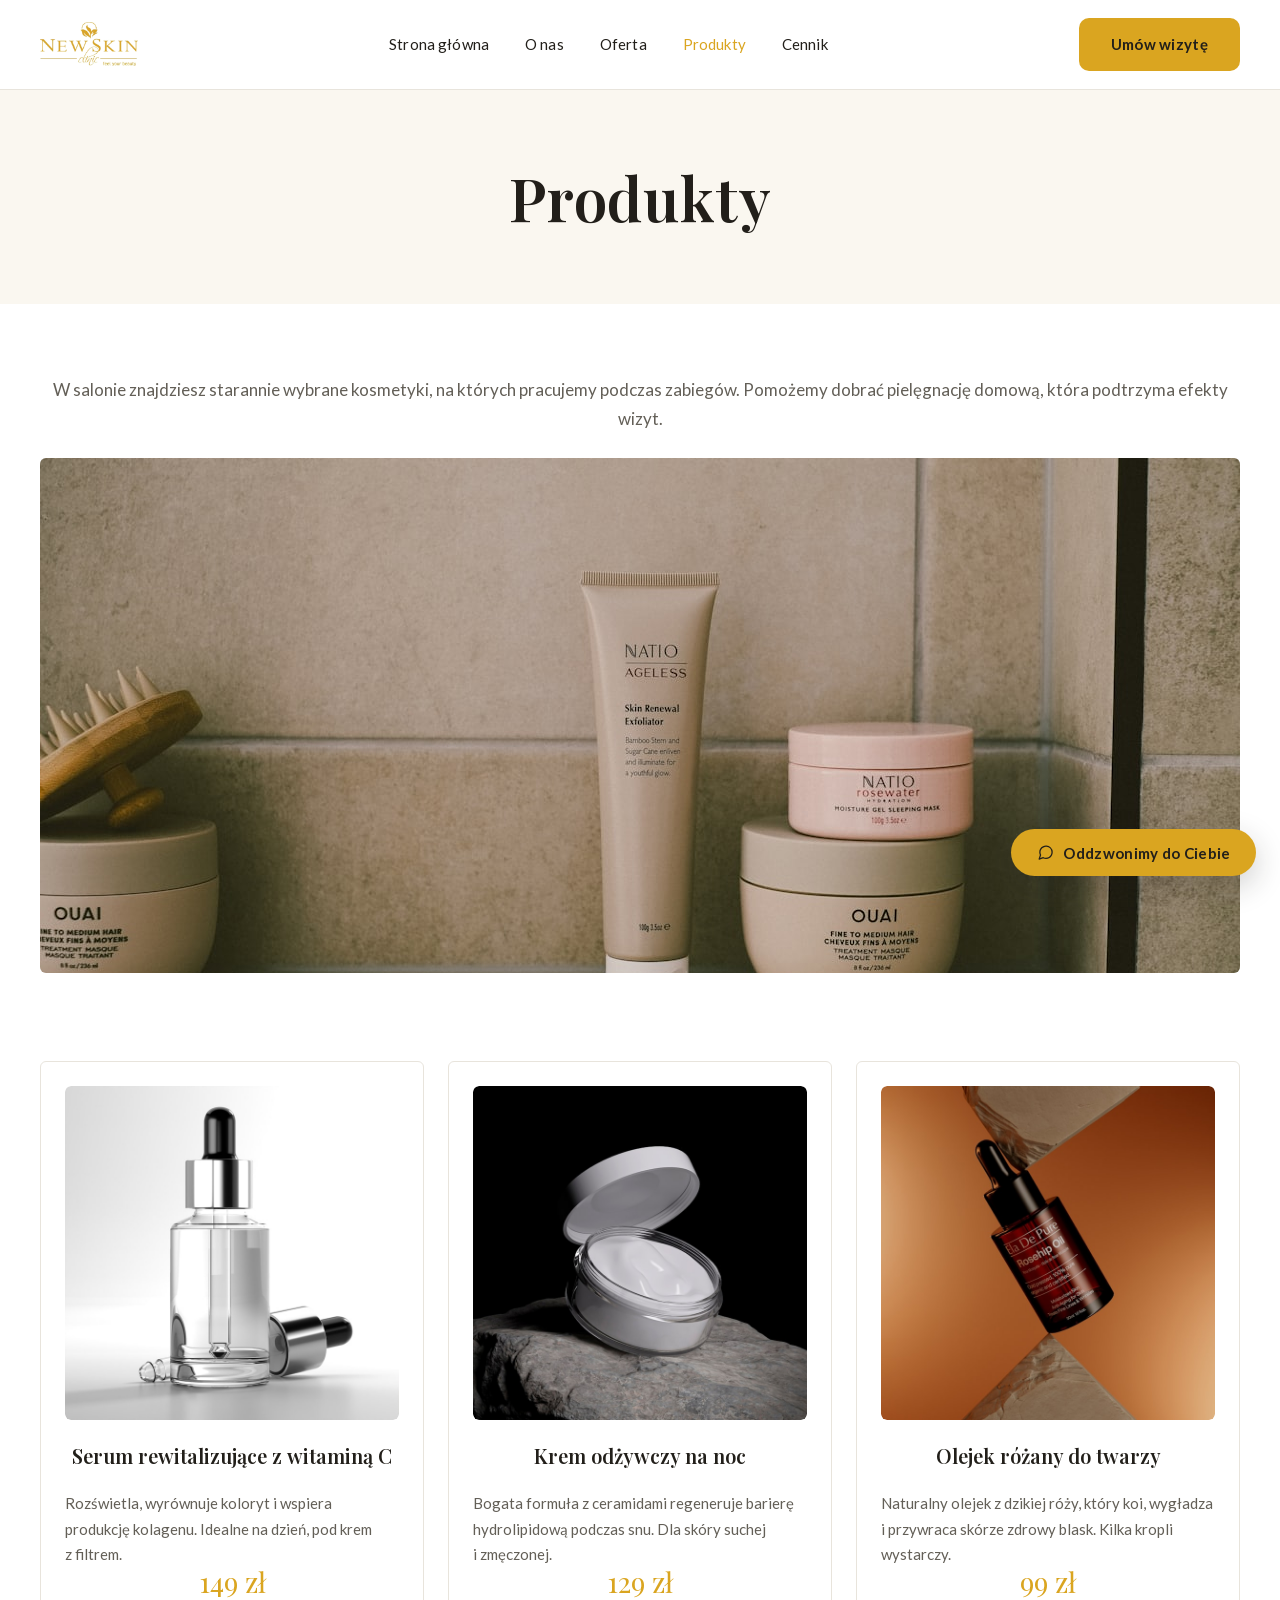
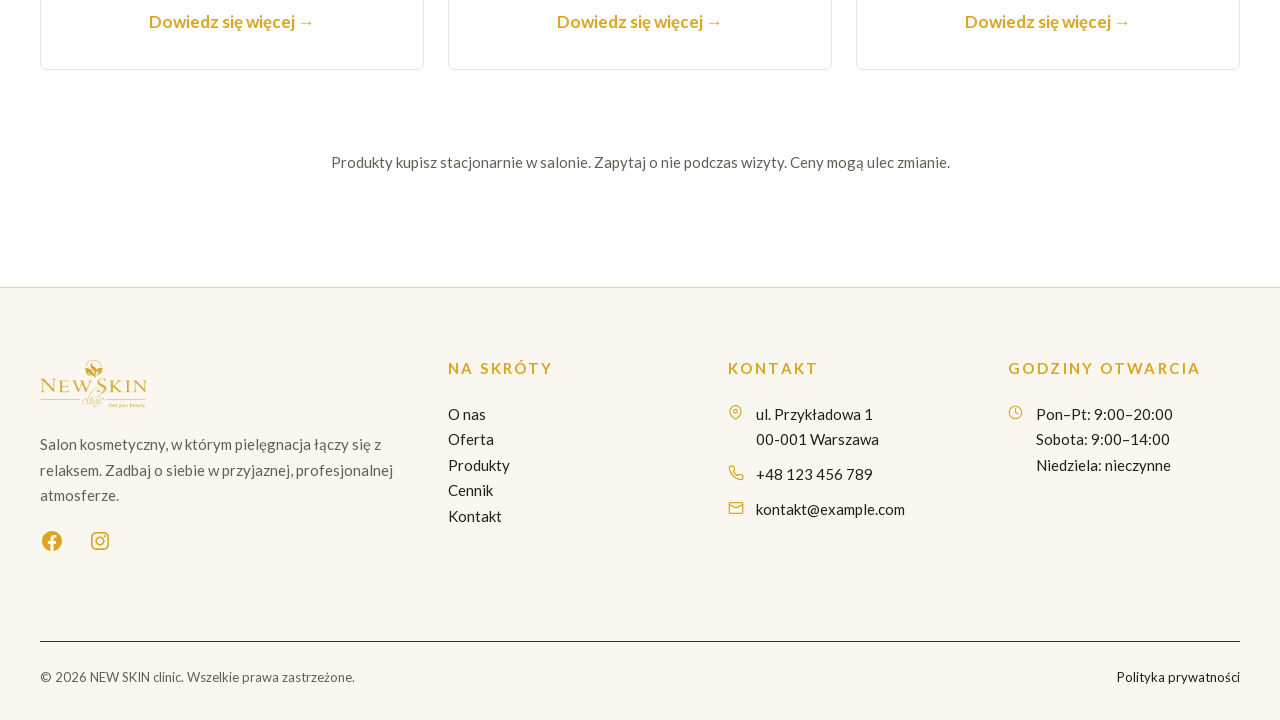
<file: produkty/index.html>
<!DOCTYPE html>
<html lang="pl-PL">
<head>
	<meta charset="UTF-8" />
	<meta name="viewport" content="width=device-width, initial-scale=1" />
<meta name='robots' content='max-image-preview:large' />
<title>Produkty &#8211; NEW SKIN clinic</title>
<link rel="alternate" type="application/rss+xml" title="NEW SKIN clinic &raquo; Kanał z wpisami" href="https://piorkowskikamil.github.io/beauty-clinic-demo/feed/" />
<link rel="alternate" type="application/rss+xml" title="NEW SKIN clinic &raquo; Kanał z komentarzami" href="https://piorkowskikamil.github.io/beauty-clinic-demo/comments/feed/" />
<link rel="alternate" title="oEmbed (JSON)" type="application/json+oembed" href="https://piorkowskikamil.github.io/beauty-clinic-demo/wp-json/oembed/1.0/embed?url=http%3A%2F%2Flocalhost%3A8090%2Fprodukty%2F" />
<link rel="alternate" title="oEmbed (XML)" type="text/xml+oembed" href="https://piorkowskikamil.github.io/beauty-clinic-demo/wp-json/oembed/1.0/embed?url=http%3A%2F%2Flocalhost%3A8090%2Fprodukty%2F&#038;format=xml" />
<style id="wp-img-auto-sizes-contain-inline-css">
img:is([sizes=auto i],[sizes^="auto," i]){contain-intrinsic-size:3000px 1500px}
/*# sourceURL=wp-img-auto-sizes-contain-inline-css */
</style>
<style id="wp-block-site-title-inline-css">
.wp-block-site-title{box-sizing:border-box}.wp-block-site-title :where(a){color:inherit;font-family:inherit;font-size:inherit;font-style:inherit;font-weight:inherit;letter-spacing:inherit;line-height:inherit;text-decoration:inherit}
/*# sourceURL=https://piorkowskikamil.github.io/beauty-clinic-demo/wp-includes/blocks/site-title/style.min.css */
</style>
<style id="wp-block-navigation-link-inline-css">
.wp-block-navigation .wp-block-navigation-item__label{overflow-wrap:break-word}.wp-block-navigation .wp-block-navigation-item__description{display:none}.link-ui-tools{outline:1px solid #f0f0f0;padding:8px}.link-ui-block-inserter{padding-top:8px}.link-ui-block-inserter__back{margin-left:8px;text-transform:uppercase}
/*# sourceURL=https://piorkowskikamil.github.io/beauty-clinic-demo/wp-includes/blocks/navigation-link/style.min.css */
</style>
<link rel='stylesheet' id='wp-block-navigation-css' href='../wp-includes/blocks/navigation/style.min.css' media='all' />
<style id="wp-block-button-inline-css">
.wp-block-button__link{align-content:center;box-sizing:border-box;cursor:pointer;display:inline-block;height:100%;text-align:center;word-break:break-word}.wp-block-button__link.aligncenter{text-align:center}.wp-block-button__link.alignright{text-align:right}:where(.wp-block-button__link){border-radius:9999px;box-shadow:none;padding:calc(.667em + 2px) calc(1.333em + 2px);text-decoration:none}.wp-block-button[style*=text-decoration] .wp-block-button__link{text-decoration:inherit}.wp-block-buttons>.wp-block-button.has-custom-width{max-width:none}.wp-block-buttons>.wp-block-button.has-custom-width .wp-block-button__link{width:100%}.wp-block-buttons>.wp-block-button.has-custom-font-size .wp-block-button__link{font-size:inherit}.wp-block-buttons>.wp-block-button.wp-block-button__width-25{width:calc(25% - var(--wp--style--block-gap, .5em)*.75)}.wp-block-buttons>.wp-block-button.wp-block-button__width-50{width:calc(50% - var(--wp--style--block-gap, .5em)*.5)}.wp-block-buttons>.wp-block-button.wp-block-button__width-75{width:calc(75% - var(--wp--style--block-gap, .5em)*.25)}.wp-block-buttons>.wp-block-button.wp-block-button__width-100{flex-basis:100%;width:100%}.wp-block-buttons.is-vertical>.wp-block-button.wp-block-button__width-25{width:25%}.wp-block-buttons.is-vertical>.wp-block-button.wp-block-button__width-50{width:50%}.wp-block-buttons.is-vertical>.wp-block-button.wp-block-button__width-75{width:75%}.wp-block-button.is-style-squared,.wp-block-button__link.wp-block-button.is-style-squared{border-radius:0}.wp-block-button.no-border-radius,.wp-block-button__link.no-border-radius{border-radius:0!important}:root :where(.wp-block-button .wp-block-button__link.is-style-outline),:root :where(.wp-block-button.is-style-outline>.wp-block-button__link){border:2px solid;padding:.667em 1.333em}:root :where(.wp-block-button .wp-block-button__link.is-style-outline:not(.has-text-color)),:root :where(.wp-block-button.is-style-outline>.wp-block-button__link:not(.has-text-color)){color:currentColor}:root :where(.wp-block-button .wp-block-button__link.is-style-outline:not(.has-background)),:root :where(.wp-block-button.is-style-outline>.wp-block-button__link:not(.has-background)){background-color:initial;background-image:none}
/*# sourceURL=https://piorkowskikamil.github.io/beauty-clinic-demo/wp-includes/blocks/button/style.min.css */
</style>
<style id="wp-block-buttons-inline-css">
.wp-block-buttons{box-sizing:border-box}.wp-block-buttons.is-vertical{flex-direction:column}.wp-block-buttons.is-vertical>.wp-block-button:last-child{margin-bottom:0}.wp-block-buttons>.wp-block-button{display:inline-block;margin:0}.wp-block-buttons.is-content-justification-left{justify-content:flex-start}.wp-block-buttons.is-content-justification-left.is-vertical{align-items:flex-start}.wp-block-buttons.is-content-justification-center{justify-content:center}.wp-block-buttons.is-content-justification-center.is-vertical{align-items:center}.wp-block-buttons.is-content-justification-right{justify-content:flex-end}.wp-block-buttons.is-content-justification-right.is-vertical{align-items:flex-end}.wp-block-buttons.is-content-justification-space-between{justify-content:space-between}.wp-block-buttons.aligncenter{text-align:center}.wp-block-buttons:not(.is-content-justification-space-between,.is-content-justification-right,.is-content-justification-left,.is-content-justification-center) .wp-block-button.aligncenter{margin-left:auto;margin-right:auto;width:100%}.wp-block-buttons[style*=text-decoration] .wp-block-button,.wp-block-buttons[style*=text-decoration] .wp-block-button__link{text-decoration:inherit}.wp-block-buttons.has-custom-font-size .wp-block-button__link{font-size:inherit}.wp-block-buttons .wp-block-button__link{width:100%}.wp-block-button.aligncenter{text-align:center}
/*# sourceURL=https://piorkowskikamil.github.io/beauty-clinic-demo/wp-includes/blocks/buttons/style.min.css */
</style>
<style id="wp-block-group-inline-css">
.wp-block-group{box-sizing:border-box}:where(.wp-block-group.wp-block-group-is-layout-constrained){position:relative}
/*# sourceURL=https://piorkowskikamil.github.io/beauty-clinic-demo/wp-includes/blocks/group/style.min.css */
</style>
<style id="wp-block-post-title-inline-css">
.wp-block-post-title{box-sizing:border-box;word-break:break-word}.wp-block-post-title :where(a){display:inline-block;font-family:inherit;font-size:inherit;font-style:inherit;font-weight:inherit;letter-spacing:inherit;line-height:inherit;text-decoration:inherit}
/*# sourceURL=https://piorkowskikamil.github.io/beauty-clinic-demo/wp-includes/blocks/post-title/style.min.css */
</style>
<style id="wp-block-paragraph-inline-css">
.is-small-text{font-size:.875em}.is-regular-text{font-size:1em}.is-large-text{font-size:2.25em}.is-larger-text{font-size:3em}.has-drop-cap:not(:focus):first-letter{float:left;font-size:8.4em;font-style:normal;font-weight:100;line-height:.68;margin:.05em .1em 0 0;text-transform:uppercase}body.rtl .has-drop-cap:not(:focus):first-letter{float:none;margin-left:.1em}p.has-drop-cap.has-background{overflow:hidden}:root :where(p.has-background){padding:1.25em 2.375em}:where(p.has-text-color:not(.has-link-color)) a{color:inherit}p.has-text-align-left[style*="writing-mode:vertical-lr"],p.has-text-align-right[style*="writing-mode:vertical-rl"]{rotate:180deg}
/*# sourceURL=https://piorkowskikamil.github.io/beauty-clinic-demo/wp-includes/blocks/paragraph/style.min.css */
</style>
<style id="wp-block-image-inline-css">
.wp-block-image>a,.wp-block-image>figure>a{display:inline-block}.wp-block-image img{box-sizing:border-box;height:auto;max-width:100%;vertical-align:bottom}@media not (prefers-reduced-motion){.wp-block-image img.hide{visibility:hidden}.wp-block-image img.show{animation:show-content-image .4s}}.wp-block-image[style*=border-radius] img,.wp-block-image[style*=border-radius]>a{border-radius:inherit}.wp-block-image.has-custom-border img{box-sizing:border-box}.wp-block-image.aligncenter{text-align:center}.wp-block-image.alignfull>a,.wp-block-image.alignwide>a{width:100%}.wp-block-image.alignfull img,.wp-block-image.alignwide img{height:auto;width:100%}.wp-block-image .aligncenter,.wp-block-image .alignleft,.wp-block-image .alignright,.wp-block-image.aligncenter,.wp-block-image.alignleft,.wp-block-image.alignright{display:table}.wp-block-image .aligncenter>figcaption,.wp-block-image .alignleft>figcaption,.wp-block-image .alignright>figcaption,.wp-block-image.aligncenter>figcaption,.wp-block-image.alignleft>figcaption,.wp-block-image.alignright>figcaption{caption-side:bottom;display:table-caption}.wp-block-image .alignleft{float:left;margin:.5em 1em .5em 0}.wp-block-image .alignright{float:right;margin:.5em 0 .5em 1em}.wp-block-image .aligncenter{margin-left:auto;margin-right:auto}.wp-block-image :where(figcaption){margin-bottom:1em;margin-top:.5em}.wp-block-image.is-style-circle-mask img{border-radius:9999px}@supports ((-webkit-mask-image:none) or (mask-image:none)) or (-webkit-mask-image:none){.wp-block-image.is-style-circle-mask img{border-radius:0;-webkit-mask-image:url('data:image/svg+xml;utf8,<svg viewBox="0 0 100 100" xmlns="http://www.w3.org/2000/svg"><circle cx="50" cy="50" r="50"/></svg>');mask-image:url('data:image/svg+xml;utf8,<svg viewBox="0 0 100 100" xmlns="http://www.w3.org/2000/svg"><circle cx="50" cy="50" r="50"/></svg>');mask-mode:alpha;-webkit-mask-position:center;mask-position:center;-webkit-mask-repeat:no-repeat;mask-repeat:no-repeat;-webkit-mask-size:contain;mask-size:contain}}:root :where(.wp-block-image.is-style-rounded img,.wp-block-image .is-style-rounded img){border-radius:9999px}.wp-block-image figure{margin:0}.wp-lightbox-container{display:flex;flex-direction:column;position:relative}.wp-lightbox-container img{cursor:zoom-in}.wp-lightbox-container img:hover+button{opacity:1}.wp-lightbox-container button{align-items:center;backdrop-filter:blur(16px) saturate(180%);background-color:#5a5a5a40;border:none;border-radius:4px;cursor:zoom-in;display:flex;height:20px;justify-content:center;opacity:0;padding:0;position:absolute;right:16px;text-align:center;top:16px;width:20px;z-index:100}@media not (prefers-reduced-motion){.wp-lightbox-container button{transition:opacity .2s ease}}.wp-lightbox-container button:focus-visible{outline:3px auto #5a5a5a40;outline:3px auto -webkit-focus-ring-color;outline-offset:3px}.wp-lightbox-container button:hover{cursor:pointer;opacity:1}.wp-lightbox-container button:focus{opacity:1}.wp-lightbox-container button:focus,.wp-lightbox-container button:hover,.wp-lightbox-container button:not(:hover):not(:active):not(.has-background){background-color:#5a5a5a40;border:none}.wp-lightbox-overlay{box-sizing:border-box;cursor:zoom-out;height:100vh;left:0;overflow:hidden;position:fixed;top:0;visibility:hidden;width:100%;z-index:100000}.wp-lightbox-overlay .wp-lightbox-close-button{align-items:center;cursor:pointer;display:flex;font-family:inherit;gap:8px;justify-content:center;line-height:1;min-height:40px;min-width:40px;padding:0 4px;position:absolute;right:calc(env(safe-area-inset-right) + 16px);top:calc(env(safe-area-inset-top) + 16px);z-index:5000000}.wp-lightbox-overlay .wp-lightbox-close-button:focus,.wp-lightbox-overlay .wp-lightbox-close-button:hover,.wp-lightbox-overlay .wp-lightbox-close-button:not(:hover):not(:active):not(.has-background){background:none;border:none}.wp-lightbox-overlay .wp-lightbox-close-button:has(.wp-lightbox-close-text:not([hidden])) .wp-lightbox-close-icon svg{height:1em;width:1em}.wp-lightbox-overlay .wp-lightbox-close-icon svg{display:block}.wp-lightbox-overlay .wp-lightbox-navigation-button-next,.wp-lightbox-overlay .wp-lightbox-navigation-button-prev{align-items:center;bottom:16px;cursor:pointer;display:flex;font-family:inherit;gap:4px;justify-content:center;line-height:1;min-height:40px;min-width:40px;padding:0 8px;position:absolute;z-index:2000002}.wp-lightbox-overlay .wp-lightbox-navigation-button-next[hidden],.wp-lightbox-overlay .wp-lightbox-navigation-button-prev[hidden]{display:none}@media (min-width:960px){.wp-lightbox-overlay .wp-lightbox-navigation-button-next,.wp-lightbox-overlay .wp-lightbox-navigation-button-prev{bottom:50%;transform:translateY(-50%)}}.wp-lightbox-overlay .wp-lightbox-navigation-button-next:focus,.wp-lightbox-overlay .wp-lightbox-navigation-button-next:hover,.wp-lightbox-overlay .wp-lightbox-navigation-button-next:not(:hover):not(:active):not(.has-background),.wp-lightbox-overlay .wp-lightbox-navigation-button-prev:focus,.wp-lightbox-overlay .wp-lightbox-navigation-button-prev:hover,.wp-lightbox-overlay .wp-lightbox-navigation-button-prev:not(:hover):not(:active):not(.has-background){background:none;border:none;padding:0 8px}.wp-lightbox-overlay .wp-lightbox-navigation-button-next:has(.wp-lightbox-navigation-text:not([hidden])) .wp-lightbox-navigation-icon svg,.wp-lightbox-overlay .wp-lightbox-navigation-button-prev:has(.wp-lightbox-navigation-text:not([hidden])) .wp-lightbox-navigation-icon svg{display:block;height:1.5em;width:1.5em}.wp-lightbox-overlay .wp-lightbox-navigation-button-prev{left:calc(env(safe-area-inset-left) + 16px)}.wp-lightbox-overlay .wp-lightbox-navigation-button-next{right:calc(env(safe-area-inset-right) + 16px)}.wp-lightbox-overlay .wp-lightbox-navigation-icon svg{vertical-align:middle}.wp-lightbox-overlay .lightbox-image-container{height:var(--wp--lightbox-container-height);left:50%;overflow:hidden;position:absolute;top:50%;transform:translate(-50%,-50%);transform-origin:top left;width:var(--wp--lightbox-container-width);z-index:2000001}.wp-lightbox-overlay .wp-block-image{align-items:center;box-sizing:border-box;display:flex;height:100%;justify-content:center;margin:0;position:relative;transform-origin:0 0;width:100%;z-index:3000000}.wp-lightbox-overlay .wp-block-image img{height:var(--wp--lightbox-image-height);min-height:var(--wp--lightbox-image-height);min-width:var(--wp--lightbox-image-width);width:var(--wp--lightbox-image-width)}.wp-lightbox-overlay .wp-block-image figcaption{display:none}.wp-lightbox-overlay button{background:none;border:none}.wp-lightbox-overlay .scrim{background-color:#fff;height:100%;opacity:.9;position:absolute;width:100%;z-index:2000000}.wp-lightbox-overlay.active{visibility:visible}@media not (prefers-reduced-motion){.wp-lightbox-overlay.active{animation:turn-on-visibility .25s both}.wp-lightbox-overlay.active img{animation:turn-on-visibility .35s both}.wp-lightbox-overlay.show-closing-animation:not(.active){animation:turn-off-visibility .35s both}.wp-lightbox-overlay.show-closing-animation:not(.active) img{animation:turn-off-visibility .25s both}.wp-lightbox-overlay.zoom.active{animation:none;opacity:1;visibility:visible}.wp-lightbox-overlay.zoom.active .lightbox-image-container{animation:lightbox-zoom-in .4s}.wp-lightbox-overlay.zoom.active .lightbox-image-container img{animation:none}.wp-lightbox-overlay.zoom.active .scrim{animation:turn-on-visibility .4s forwards}.wp-lightbox-overlay.zoom.show-closing-animation:not(.active){animation:none}.wp-lightbox-overlay.zoom.show-closing-animation:not(.active) .lightbox-image-container{animation:lightbox-zoom-out .4s}.wp-lightbox-overlay.zoom.show-closing-animation:not(.active) .lightbox-image-container img{animation:none}.wp-lightbox-overlay.zoom.show-closing-animation:not(.active) .scrim{animation:turn-off-visibility .4s forwards}}@keyframes show-content-image{0%{visibility:hidden}99%{visibility:hidden}to{visibility:visible}}@keyframes turn-on-visibility{0%{opacity:0}to{opacity:1}}@keyframes turn-off-visibility{0%{opacity:1;visibility:visible}99%{opacity:0;visibility:visible}to{opacity:0;visibility:hidden}}@keyframes lightbox-zoom-in{0%{transform:translate(calc((-100vw + var(--wp--lightbox-scrollbar-width))/2 + var(--wp--lightbox-initial-left-position)),calc(-50vh + var(--wp--lightbox-initial-top-position))) scale(var(--wp--lightbox-scale))}to{transform:translate(-50%,-50%) scale(1)}}@keyframes lightbox-zoom-out{0%{transform:translate(-50%,-50%) scale(1);visibility:visible}99%{visibility:visible}to{transform:translate(calc((-100vw + var(--wp--lightbox-scrollbar-width))/2 + var(--wp--lightbox-initial-left-position)),calc(-50vh + var(--wp--lightbox-initial-top-position))) scale(var(--wp--lightbox-scale));visibility:hidden}}
/*# sourceURL=https://piorkowskikamil.github.io/beauty-clinic-demo/wp-includes/blocks/image/style.min.css */
</style>
<style id="wp-block-spacer-inline-css">
.wp-block-spacer{clear:both}
/*# sourceURL=https://piorkowskikamil.github.io/beauty-clinic-demo/wp-includes/blocks/spacer/style.min.css */
</style>
<style id="wp-block-heading-inline-css">
h1:where(.wp-block-heading).has-background,h2:where(.wp-block-heading).has-background,h3:where(.wp-block-heading).has-background,h4:where(.wp-block-heading).has-background,h5:where(.wp-block-heading).has-background,h6:where(.wp-block-heading).has-background{padding:1.25em 2.375em}h1.has-text-align-left[style*=writing-mode]:where([style*=vertical-lr]),h1.has-text-align-right[style*=writing-mode]:where([style*=vertical-rl]),h2.has-text-align-left[style*=writing-mode]:where([style*=vertical-lr]),h2.has-text-align-right[style*=writing-mode]:where([style*=vertical-rl]),h3.has-text-align-left[style*=writing-mode]:where([style*=vertical-lr]),h3.has-text-align-right[style*=writing-mode]:where([style*=vertical-rl]),h4.has-text-align-left[style*=writing-mode]:where([style*=vertical-lr]),h4.has-text-align-right[style*=writing-mode]:where([style*=vertical-rl]),h5.has-text-align-left[style*=writing-mode]:where([style*=vertical-lr]),h5.has-text-align-right[style*=writing-mode]:where([style*=vertical-rl]),h6.has-text-align-left[style*=writing-mode]:where([style*=vertical-lr]),h6.has-text-align-right[style*=writing-mode]:where([style*=vertical-rl]){rotate:180deg}
/*# sourceURL=https://piorkowskikamil.github.io/beauty-clinic-demo/wp-includes/blocks/heading/style.min.css */
</style>
<style id="wp-block-columns-inline-css">
.wp-block-columns{box-sizing:border-box;display:flex;flex-wrap:wrap!important}@media (min-width:782px){.wp-block-columns{flex-wrap:nowrap!important}}.wp-block-columns{align-items:normal!important}.wp-block-columns.are-vertically-aligned-top{align-items:flex-start}.wp-block-columns.are-vertically-aligned-center{align-items:center}.wp-block-columns.are-vertically-aligned-bottom{align-items:flex-end}@media (max-width:781px){.wp-block-columns:not(.is-not-stacked-on-mobile)>.wp-block-column{flex-basis:100%!important}}@media (min-width:782px){.wp-block-columns:not(.is-not-stacked-on-mobile)>.wp-block-column{flex-basis:0;flex-grow:1}.wp-block-columns:not(.is-not-stacked-on-mobile)>.wp-block-column[style*=flex-basis]{flex-grow:0}}.wp-block-columns.is-not-stacked-on-mobile{flex-wrap:nowrap!important}.wp-block-columns.is-not-stacked-on-mobile>.wp-block-column{flex-basis:0;flex-grow:1}.wp-block-columns.is-not-stacked-on-mobile>.wp-block-column[style*=flex-basis]{flex-grow:0}:where(.wp-block-columns){margin-bottom:1.75em}:where(.wp-block-columns.has-background){padding:1.25em 2.375em}.wp-block-column{flex-grow:1;min-width:0;overflow-wrap:break-word;word-break:break-word}.wp-block-column.is-vertically-aligned-top{align-self:flex-start}.wp-block-column.is-vertically-aligned-center{align-self:center}.wp-block-column.is-vertically-aligned-bottom{align-self:flex-end}.wp-block-column.is-vertically-aligned-stretch{align-self:stretch}.wp-block-column.is-vertically-aligned-bottom,.wp-block-column.is-vertically-aligned-center,.wp-block-column.is-vertically-aligned-top{width:100%}
/*# sourceURL=https://piorkowskikamil.github.io/beauty-clinic-demo/wp-includes/blocks/columns/style.min.css */
</style>
<style id="wp-block-post-content-inline-css">
.wp-block-post-content{display:flow-root}
/*# sourceURL=https://piorkowskikamil.github.io/beauty-clinic-demo/wp-includes/blocks/post-content/style.min.css */
</style>
<style id="wp-block-social-links-inline-css">
.wp-block-social-links{background:none;box-sizing:border-box;margin-left:0;padding-left:0;padding-right:0;text-indent:0}.wp-block-social-links .wp-social-link a,.wp-block-social-links .wp-social-link a:hover{border-bottom:0;box-shadow:none;text-decoration:none}.wp-block-social-links .wp-social-link svg{height:1em;width:1em}.wp-block-social-links .wp-social-link span:not(.screen-reader-text){font-size:.65em;margin-left:.5em;margin-right:.5em}.wp-block-social-links.has-small-icon-size{font-size:16px}.wp-block-social-links,.wp-block-social-links.has-normal-icon-size{font-size:24px}.wp-block-social-links.has-large-icon-size{font-size:36px}.wp-block-social-links.has-huge-icon-size{font-size:48px}.wp-block-social-links.aligncenter{display:flex;justify-content:center}.wp-block-social-links.alignright{justify-content:flex-end}.wp-block-social-link{border-radius:9999px;display:block}@media not (prefers-reduced-motion){.wp-block-social-link{transition:transform .1s ease}}.wp-block-social-link{height:auto}.wp-block-social-link a{align-items:center;display:flex;line-height:0}.wp-block-social-link:hover{transform:scale(1.1)}.wp-block-social-links .wp-block-social-link.wp-social-link{display:inline-block;margin:0;padding:0}.wp-block-social-links .wp-block-social-link.wp-social-link .wp-block-social-link-anchor,.wp-block-social-links .wp-block-social-link.wp-social-link .wp-block-social-link-anchor svg,.wp-block-social-links .wp-block-social-link.wp-social-link .wp-block-social-link-anchor:active,.wp-block-social-links .wp-block-social-link.wp-social-link .wp-block-social-link-anchor:hover,.wp-block-social-links .wp-block-social-link.wp-social-link .wp-block-social-link-anchor:visited{fill:currentColor;color:currentColor}:where(.wp-block-social-links:not(.is-style-logos-only)) .wp-social-link{background-color:#f0f0f0;color:#444}:where(.wp-block-social-links:not(.is-style-logos-only)) .wp-social-link-amazon{background-color:#f90;color:#fff}:where(.wp-block-social-links:not(.is-style-logos-only)) .wp-social-link-bandcamp{background-color:#1ea0c3;color:#fff}:where(.wp-block-social-links:not(.is-style-logos-only)) .wp-social-link-behance{background-color:#0757fe;color:#fff}:where(.wp-block-social-links:not(.is-style-logos-only)) .wp-social-link-bluesky{background-color:#0a7aff;color:#fff}:where(.wp-block-social-links:not(.is-style-logos-only)) .wp-social-link-codepen{background-color:#1e1f26;color:#fff}:where(.wp-block-social-links:not(.is-style-logos-only)) .wp-social-link-deviantart{background-color:#02e49b;color:#fff}:where(.wp-block-social-links:not(.is-style-logos-only)) .wp-social-link-discord{background-color:#5865f2;color:#fff}:where(.wp-block-social-links:not(.is-style-logos-only)) .wp-social-link-dribbble{background-color:#e94c89;color:#fff}:where(.wp-block-social-links:not(.is-style-logos-only)) .wp-social-link-dropbox{background-color:#4280ff;color:#fff}:where(.wp-block-social-links:not(.is-style-logos-only)) .wp-social-link-etsy{background-color:#f45800;color:#fff}:where(.wp-block-social-links:not(.is-style-logos-only)) .wp-social-link-facebook{background-color:#0866ff;color:#fff}:where(.wp-block-social-links:not(.is-style-logos-only)) .wp-social-link-fivehundredpx{background-color:#000;color:#fff}:where(.wp-block-social-links:not(.is-style-logos-only)) .wp-social-link-flickr{background-color:#0461dd;color:#fff}:where(.wp-block-social-links:not(.is-style-logos-only)) .wp-social-link-foursquare{background-color:#e65678;color:#fff}:where(.wp-block-social-links:not(.is-style-logos-only)) .wp-social-link-github{background-color:#24292d;color:#fff}:where(.wp-block-social-links:not(.is-style-logos-only)) .wp-social-link-goodreads{background-color:#eceadd;color:#382110}:where(.wp-block-social-links:not(.is-style-logos-only)) .wp-social-link-google{background-color:#ea4434;color:#fff}:where(.wp-block-social-links:not(.is-style-logos-only)) .wp-social-link-gravatar{background-color:#1d4fc4;color:#fff}:where(.wp-block-social-links:not(.is-style-logos-only)) .wp-social-link-instagram{background-color:#f00075;color:#fff}:where(.wp-block-social-links:not(.is-style-logos-only)) .wp-social-link-lastfm{background-color:#e21b24;color:#fff}:where(.wp-block-social-links:not(.is-style-logos-only)) .wp-social-link-linkedin{background-color:#0d66c2;color:#fff}:where(.wp-block-social-links:not(.is-style-logos-only)) .wp-social-link-mastodon{background-color:#3288d4;color:#fff}:where(.wp-block-social-links:not(.is-style-logos-only)) .wp-social-link-medium{background-color:#000;color:#fff}:where(.wp-block-social-links:not(.is-style-logos-only)) .wp-social-link-meetup{background-color:#f6405f;color:#fff}:where(.wp-block-social-links:not(.is-style-logos-only)) .wp-social-link-patreon{background-color:#000;color:#fff}:where(.wp-block-social-links:not(.is-style-logos-only)) .wp-social-link-pinterest{background-color:#e60122;color:#fff}:where(.wp-block-social-links:not(.is-style-logos-only)) .wp-social-link-pocket{background-color:#ef4155;color:#fff}:where(.wp-block-social-links:not(.is-style-logos-only)) .wp-social-link-reddit{background-color:#ff4500;color:#fff}:where(.wp-block-social-links:not(.is-style-logos-only)) .wp-social-link-skype{background-color:#0478d7;color:#fff}:where(.wp-block-social-links:not(.is-style-logos-only)) .wp-social-link-snapchat{stroke:#000;background-color:#fefc00;color:#fff}:where(.wp-block-social-links:not(.is-style-logos-only)) .wp-social-link-soundcloud{background-color:#ff5600;color:#fff}:where(.wp-block-social-links:not(.is-style-logos-only)) .wp-social-link-spotify{background-color:#1bd760;color:#fff}:where(.wp-block-social-links:not(.is-style-logos-only)) .wp-social-link-telegram{background-color:#2aabee;color:#fff}:where(.wp-block-social-links:not(.is-style-logos-only)) .wp-social-link-threads{background-color:#000;color:#fff}:where(.wp-block-social-links:not(.is-style-logos-only)) .wp-social-link-tiktok{background-color:#000;color:#fff}:where(.wp-block-social-links:not(.is-style-logos-only)) .wp-social-link-tumblr{background-color:#011835;color:#fff}:where(.wp-block-social-links:not(.is-style-logos-only)) .wp-social-link-twitch{background-color:#6440a4;color:#fff}:where(.wp-block-social-links:not(.is-style-logos-only)) .wp-social-link-twitter{background-color:#1da1f2;color:#fff}:where(.wp-block-social-links:not(.is-style-logos-only)) .wp-social-link-vimeo{background-color:#1eb7ea;color:#fff}:where(.wp-block-social-links:not(.is-style-logos-only)) .wp-social-link-vk{background-color:#4680c2;color:#fff}:where(.wp-block-social-links:not(.is-style-logos-only)) .wp-social-link-wordpress{background-color:#3499cd;color:#fff}:where(.wp-block-social-links:not(.is-style-logos-only)) .wp-social-link-whatsapp{background-color:#25d366;color:#fff}:where(.wp-block-social-links:not(.is-style-logos-only)) .wp-social-link-x{background-color:#000;color:#fff}:where(.wp-block-social-links:not(.is-style-logos-only)) .wp-social-link-yelp{background-color:#d32422;color:#fff}:where(.wp-block-social-links:not(.is-style-logos-only)) .wp-social-link-youtube{background-color:red;color:#fff}:where(.wp-block-social-links.is-style-logos-only) .wp-social-link{background:none}:where(.wp-block-social-links.is-style-logos-only) .wp-social-link svg{height:1.25em;width:1.25em}:where(.wp-block-social-links.is-style-logos-only) .wp-social-link-amazon{color:#f90}:where(.wp-block-social-links.is-style-logos-only) .wp-social-link-bandcamp{color:#1ea0c3}:where(.wp-block-social-links.is-style-logos-only) .wp-social-link-behance{color:#0757fe}:where(.wp-block-social-links.is-style-logos-only) .wp-social-link-bluesky{color:#0a7aff}:where(.wp-block-social-links.is-style-logos-only) .wp-social-link-codepen{color:#1e1f26}:where(.wp-block-social-links.is-style-logos-only) .wp-social-link-deviantart{color:#02e49b}:where(.wp-block-social-links.is-style-logos-only) .wp-social-link-discord{color:#5865f2}:where(.wp-block-social-links.is-style-logos-only) .wp-social-link-dribbble{color:#e94c89}:where(.wp-block-social-links.is-style-logos-only) .wp-social-link-dropbox{color:#4280ff}:where(.wp-block-social-links.is-style-logos-only) .wp-social-link-etsy{color:#f45800}:where(.wp-block-social-links.is-style-logos-only) .wp-social-link-facebook{color:#0866ff}:where(.wp-block-social-links.is-style-logos-only) .wp-social-link-fivehundredpx{color:#000}:where(.wp-block-social-links.is-style-logos-only) .wp-social-link-flickr{color:#0461dd}:where(.wp-block-social-links.is-style-logos-only) .wp-social-link-foursquare{color:#e65678}:where(.wp-block-social-links.is-style-logos-only) .wp-social-link-github{color:#24292d}:where(.wp-block-social-links.is-style-logos-only) .wp-social-link-goodreads{color:#382110}:where(.wp-block-social-links.is-style-logos-only) .wp-social-link-google{color:#ea4434}:where(.wp-block-social-links.is-style-logos-only) .wp-social-link-gravatar{color:#1d4fc4}:where(.wp-block-social-links.is-style-logos-only) .wp-social-link-instagram{color:#f00075}:where(.wp-block-social-links.is-style-logos-only) .wp-social-link-lastfm{color:#e21b24}:where(.wp-block-social-links.is-style-logos-only) .wp-social-link-linkedin{color:#0d66c2}:where(.wp-block-social-links.is-style-logos-only) .wp-social-link-mastodon{color:#3288d4}:where(.wp-block-social-links.is-style-logos-only) .wp-social-link-medium{color:#000}:where(.wp-block-social-links.is-style-logos-only) .wp-social-link-meetup{color:#f6405f}:where(.wp-block-social-links.is-style-logos-only) .wp-social-link-patreon{color:#000}:where(.wp-block-social-links.is-style-logos-only) .wp-social-link-pinterest{color:#e60122}:where(.wp-block-social-links.is-style-logos-only) .wp-social-link-pocket{color:#ef4155}:where(.wp-block-social-links.is-style-logos-only) .wp-social-link-reddit{color:#ff4500}:where(.wp-block-social-links.is-style-logos-only) .wp-social-link-skype{color:#0478d7}:where(.wp-block-social-links.is-style-logos-only) .wp-social-link-snapchat{stroke:#000;color:#fff}:where(.wp-block-social-links.is-style-logos-only) .wp-social-link-soundcloud{color:#ff5600}:where(.wp-block-social-links.is-style-logos-only) .wp-social-link-spotify{color:#1bd760}:where(.wp-block-social-links.is-style-logos-only) .wp-social-link-telegram{color:#2aabee}:where(.wp-block-social-links.is-style-logos-only) .wp-social-link-threads{color:#000}:where(.wp-block-social-links.is-style-logos-only) .wp-social-link-tiktok{color:#000}:where(.wp-block-social-links.is-style-logos-only) .wp-social-link-tumblr{color:#011835}:where(.wp-block-social-links.is-style-logos-only) .wp-social-link-twitch{color:#6440a4}:where(.wp-block-social-links.is-style-logos-only) .wp-social-link-twitter{color:#1da1f2}:where(.wp-block-social-links.is-style-logos-only) .wp-social-link-vimeo{color:#1eb7ea}:where(.wp-block-social-links.is-style-logos-only) .wp-social-link-vk{color:#4680c2}:where(.wp-block-social-links.is-style-logos-only) .wp-social-link-whatsapp{color:#25d366}:where(.wp-block-social-links.is-style-logos-only) .wp-social-link-wordpress{color:#3499cd}:where(.wp-block-social-links.is-style-logos-only) .wp-social-link-x{color:#000}:where(.wp-block-social-links.is-style-logos-only) .wp-social-link-yelp{color:#d32422}:where(.wp-block-social-links.is-style-logos-only) .wp-social-link-youtube{color:red}.wp-block-social-links.is-style-pill-shape .wp-social-link{width:auto}:root :where(.wp-block-social-links .wp-social-link a){padding:.25em}:root :where(.wp-block-social-links.is-style-logos-only .wp-social-link a){padding:0}:root :where(.wp-block-social-links.is-style-pill-shape .wp-social-link a){padding-left:.6666666667em;padding-right:.6666666667em}.wp-block-social-links:not(.has-icon-color):not(.has-icon-background-color) .wp-social-link-snapchat .wp-block-social-link-label{color:#000}
/*# sourceURL=https://piorkowskikamil.github.io/beauty-clinic-demo/wp-includes/blocks/social-links/style.min.css */
</style>
<style id="wp-block-list-inline-css">
ol,ul{box-sizing:border-box}:root :where(.wp-block-list.has-background){padding:1.25em 2.375em}
/*# sourceURL=https://piorkowskikamil.github.io/beauty-clinic-demo/wp-includes/blocks/list/style.min.css */
</style>
<style id="wp-emoji-styles-inline-css">

	img.wp-smiley, img.emoji {
		display: inline !important;
		border: none !important;
		box-shadow: none !important;
		height: 1em !important;
		width: 1em !important;
		margin: 0 0.07em !important;
		vertical-align: -0.1em !important;
		background: none !important;
		padding: 0 !important;
	}
/*# sourceURL=wp-emoji-styles-inline-css */
</style>
<style id="wp-block-library-inline-css">
:root{--wp-block-synced-color:#7a00df;--wp-block-synced-color--rgb:122,0,223;--wp-bound-block-color:var(--wp-block-synced-color);--wp-editor-canvas-background:#ddd;--wp-admin-theme-color:#007cba;--wp-admin-theme-color--rgb:0,124,186;--wp-admin-theme-color-darker-10:#006ba1;--wp-admin-theme-color-darker-10--rgb:0,107,160.5;--wp-admin-theme-color-darker-20:#005a87;--wp-admin-theme-color-darker-20--rgb:0,90,135;--wp-admin-border-width-focus:2px}@media (min-resolution:192dpi){:root{--wp-admin-border-width-focus:1.5px}}.wp-element-button{cursor:pointer}:root .has-very-light-gray-background-color{background-color:#eee}:root .has-very-dark-gray-background-color{background-color:#313131}:root .has-very-light-gray-color{color:#eee}:root .has-very-dark-gray-color{color:#313131}:root .has-vivid-green-cyan-to-vivid-cyan-blue-gradient-background{background:linear-gradient(135deg,#00d084,#0693e3)}:root .has-purple-crush-gradient-background{background:linear-gradient(135deg,#34e2e4,#4721fb 50%,#ab1dfe)}:root .has-hazy-dawn-gradient-background{background:linear-gradient(135deg,#faaca8,#dad0ec)}:root .has-subdued-olive-gradient-background{background:linear-gradient(135deg,#fafae1,#67a671)}:root .has-atomic-cream-gradient-background{background:linear-gradient(135deg,#fdd79a,#004a59)}:root .has-nightshade-gradient-background{background:linear-gradient(135deg,#330968,#31cdcf)}:root .has-midnight-gradient-background{background:linear-gradient(135deg,#020381,#2874fc)}:root{--wp--preset--font-size--normal:16px;--wp--preset--font-size--huge:42px}.has-regular-font-size{font-size:1em}.has-larger-font-size{font-size:2.625em}.has-normal-font-size{font-size:var(--wp--preset--font-size--normal)}.has-huge-font-size{font-size:var(--wp--preset--font-size--huge)}:root .has-text-align-center{text-align:center}:root .has-text-align-left{text-align:left}:root .has-text-align-right{text-align:right}.has-fit-text{white-space:nowrap!important}#end-resizable-editor-section{display:none}.aligncenter{clear:both}.items-justified-left{justify-content:flex-start}.items-justified-center{justify-content:center}.items-justified-right{justify-content:flex-end}.items-justified-space-between{justify-content:space-between}.screen-reader-text{word-wrap:normal!important;border:0;clip-path:inset(50%);height:1px;margin:-1px;overflow:hidden;padding:0;position:absolute;width:1px}.screen-reader-text:focus{background-color:#ddd;clip-path:none;color:#444;display:block;font-size:1em;height:auto;left:5px;line-height:normal;padding:15px 23px 14px;text-decoration:none;top:5px;width:auto;z-index:100000}html :where(.has-border-color){border-style:solid}html :where([style*=border-color]){border-style:solid}html :where([style*=border-top-color]){border-top-style:solid}html :where([style*=border-right-color]){border-right-style:solid}html :where([style*=border-bottom-color]){border-bottom-style:solid}html :where([style*=border-left-color]){border-left-style:solid}html :where([style*=border-width]){border-style:solid}html :where([style*=border-top-width]){border-top-style:solid}html :where([style*=border-right-width]){border-right-style:solid}html :where([style*=border-bottom-width]){border-bottom-style:solid}html :where([style*=border-left-width]){border-left-style:solid}html :where(img[class*=wp-image-]){height:auto;max-width:100%}:where(figure){margin:0 0 1em}html :where(.is-position-sticky){--wp-admin--admin-bar--position-offset:var(--wp-admin--admin-bar--height,0px)}@media screen and (max-width:600px){html :where(.is-position-sticky){--wp-admin--admin-bar--position-offset:0px}}
/*# sourceURL=/wp-includes/css/dist/block-library/common.min.css */
</style>
<style id="global-styles-inline-css">
:root{--wp--preset--aspect-ratio--square: 1;--wp--preset--aspect-ratio--4-3: 4/3;--wp--preset--aspect-ratio--3-4: 3/4;--wp--preset--aspect-ratio--3-2: 3/2;--wp--preset--aspect-ratio--2-3: 2/3;--wp--preset--aspect-ratio--16-9: 16/9;--wp--preset--aspect-ratio--9-16: 9/16;--wp--preset--color--black: #000000;--wp--preset--color--cyan-bluish-gray: #abb8c3;--wp--preset--color--white: #ffffff;--wp--preset--color--pale-pink: #f78da7;--wp--preset--color--vivid-red: #cf2e2e;--wp--preset--color--luminous-vivid-orange: #ff6900;--wp--preset--color--luminous-vivid-amber: #fcb900;--wp--preset--color--light-green-cyan: #7bdcb5;--wp--preset--color--vivid-green-cyan: #00d084;--wp--preset--color--pale-cyan-blue: #8ed1fc;--wp--preset--color--vivid-cyan-blue: #0693e3;--wp--preset--color--vivid-purple: #9b51e0;--wp--preset--color--base: #ffffff;--wp--preset--color--contrast: #221f1a;--wp--preset--color--primary: #c5a572;--wp--preset--color--primary-dark: #8a6f47;--wp--preset--color--secondary: #80e4c8;--wp--preset--color--secondary-soft: #eafaf5;--wp--preset--color--cream: #faf7f0;--wp--preset--color--muted: #635f57;--wp--preset--color--sand: #e8e4dc;--wp--preset--gradient--vivid-cyan-blue-to-vivid-purple: linear-gradient(135deg,rgb(6,147,227) 0%,rgb(155,81,224) 100%);--wp--preset--gradient--light-green-cyan-to-vivid-green-cyan: linear-gradient(135deg,rgb(122,220,180) 0%,rgb(0,208,130) 100%);--wp--preset--gradient--luminous-vivid-amber-to-luminous-vivid-orange: linear-gradient(135deg,rgb(252,185,0) 0%,rgb(255,105,0) 100%);--wp--preset--gradient--luminous-vivid-orange-to-vivid-red: linear-gradient(135deg,rgb(255,105,0) 0%,rgb(207,46,46) 100%);--wp--preset--gradient--very-light-gray-to-cyan-bluish-gray: linear-gradient(135deg,rgb(238,238,238) 0%,rgb(169,184,195) 100%);--wp--preset--gradient--cool-to-warm-spectrum: linear-gradient(135deg,rgb(74,234,220) 0%,rgb(151,120,209) 20%,rgb(207,42,186) 40%,rgb(238,44,130) 60%,rgb(251,105,98) 80%,rgb(254,248,76) 100%);--wp--preset--gradient--blush-light-purple: linear-gradient(135deg,rgb(255,206,236) 0%,rgb(152,150,240) 100%);--wp--preset--gradient--blush-bordeaux: linear-gradient(135deg,rgb(254,205,165) 0%,rgb(254,45,45) 50%,rgb(107,0,62) 100%);--wp--preset--gradient--luminous-dusk: linear-gradient(135deg,rgb(255,203,112) 0%,rgb(199,81,192) 50%,rgb(65,88,208) 100%);--wp--preset--gradient--pale-ocean: linear-gradient(135deg,rgb(255,245,203) 0%,rgb(182,227,212) 50%,rgb(51,167,181) 100%);--wp--preset--gradient--electric-grass: linear-gradient(135deg,rgb(202,248,128) 0%,rgb(113,206,126) 100%);--wp--preset--gradient--midnight: linear-gradient(135deg,rgb(2,3,129) 0%,rgb(40,116,252) 100%);--wp--preset--font-size--small: 0.9375rem;--wp--preset--font-size--medium: 1.0625rem;--wp--preset--font-size--large: clamp(1.125rem, 1.125rem + ((1vw - 0.2rem) * 0.227), 1.25rem);--wp--preset--font-size--x-large: clamp(1.5rem, 1.5rem + ((1vw - 0.2rem) * 0.455), 1.75rem);--wp--preset--font-size--x-small: 0.8125rem;--wp--preset--font-size--xx-large: clamp(2rem, 2rem + ((1vw - 0.2rem) * 1.818), 3rem);--wp--preset--font-size--huge: clamp(2.5rem, 2.5rem + ((1vw - 0.2rem) * 2.273), 3.75rem);--wp--preset--font-family--body: 'Lato', -apple-system, 'Segoe UI', sans-serif;--wp--preset--font-family--heading: 'Playfair Display', Georgia, serif;--wp--preset--spacing--20: 0.75rem;--wp--preset--spacing--30: 1.25rem;--wp--preset--spacing--40: 2rem;--wp--preset--spacing--50: clamp(2.75rem, 6vw, 4.5rem);--wp--preset--spacing--60: clamp(4.5rem, 9vw, 7rem);--wp--preset--spacing--70: 3.38rem;--wp--preset--spacing--80: 5.06rem;--wp--preset--spacing--10: 0.5rem;--wp--preset--shadow--natural: 6px 6px 9px rgba(0, 0, 0, 0.2);--wp--preset--shadow--deep: 12px 12px 50px rgba(0, 0, 0, 0.4);--wp--preset--shadow--sharp: 6px 6px 0px rgba(0, 0, 0, 0.2);--wp--preset--shadow--outlined: 6px 6px 0px -3px rgb(255, 255, 255), 6px 6px rgb(0, 0, 0);--wp--preset--shadow--crisp: 6px 6px 0px rgb(0, 0, 0);}:root { --wp--style--global--content-size: 46rem;--wp--style--global--wide-size: 75rem; }:where(body) { margin: 0; }.wp-site-blocks { padding-top: var(--wp--style--root--padding-top); padding-bottom: var(--wp--style--root--padding-bottom); }.has-global-padding { padding-right: var(--wp--style--root--padding-right); padding-left: var(--wp--style--root--padding-left); }.has-global-padding > .alignfull { margin-right: calc(var(--wp--style--root--padding-right) * -1); margin-left: calc(var(--wp--style--root--padding-left) * -1); }.has-global-padding :where(:not(.alignfull.is-layout-flow) > .has-global-padding:not(.wp-block-block, .alignfull)) { padding-right: 0; padding-left: 0; }.has-global-padding :where(:not(.alignfull.is-layout-flow) > .has-global-padding:not(.wp-block-block, .alignfull)) > .alignfull { margin-left: 0; margin-right: 0; }.wp-site-blocks > .alignleft { float: left; margin-right: 2em; }.wp-site-blocks > .alignright { float: right; margin-left: 2em; }.wp-site-blocks > .aligncenter { justify-content: center; margin-left: auto; margin-right: auto; }:where(.wp-site-blocks) > * { margin-block-start: 1.5rem; margin-block-end: 0; }:where(.wp-site-blocks) > :first-child { margin-block-start: 0; }:where(.wp-site-blocks) > :last-child { margin-block-end: 0; }:root { --wp--style--block-gap: 1.5rem; }:root :where(.is-layout-flow) > :first-child{margin-block-start: 0;}:root :where(.is-layout-flow) > :last-child{margin-block-end: 0;}:root :where(.is-layout-flow) > *{margin-block-start: 1.5rem;margin-block-end: 0;}:root :where(.is-layout-constrained) > :first-child{margin-block-start: 0;}:root :where(.is-layout-constrained) > :last-child{margin-block-end: 0;}:root :where(.is-layout-constrained) > *{margin-block-start: 1.5rem;margin-block-end: 0;}:root :where(.is-layout-flex){gap: 1.5rem;}:root :where(.is-layout-grid){gap: 1.5rem;}.is-layout-flow > .alignleft{float: left;margin-inline-start: 0;margin-inline-end: 2em;}.is-layout-flow > .alignright{float: right;margin-inline-start: 2em;margin-inline-end: 0;}.is-layout-flow > .aligncenter{margin-left: auto !important;margin-right: auto !important;}.is-layout-constrained > .alignleft{float: left;margin-inline-start: 0;margin-inline-end: 2em;}.is-layout-constrained > .alignright{float: right;margin-inline-start: 2em;margin-inline-end: 0;}.is-layout-constrained > .aligncenter{margin-left: auto !important;margin-right: auto !important;}.is-layout-constrained > :where(:not(.alignleft):not(.alignright):not(.alignfull)){max-width: var(--wp--style--global--content-size);margin-left: auto !important;margin-right: auto !important;}.is-layout-constrained > .alignwide{max-width: var(--wp--style--global--wide-size);}body .is-layout-flex{display: flex;}.is-layout-flex{flex-wrap: wrap;align-items: center;}.is-layout-flex > :is(*, div){margin: 0;}body .is-layout-grid{display: grid;}.is-layout-grid > :is(*, div){margin: 0;}body{background-color: var(--wp--preset--color--base);color: var(--wp--preset--color--contrast);font-family: var(--wp--preset--font-family--body);font-size: var(--wp--preset--font-size--medium);font-weight: 400;line-height: 1.7;--wp--style--root--padding-top: 0px;--wp--style--root--padding-right: clamp(1.25rem, 4vw, 2.5rem);--wp--style--root--padding-bottom: 0px;--wp--style--root--padding-left: clamp(1.25rem, 4vw, 2.5rem);}a:where(:not(.wp-element-button)){color: var(--wp--preset--color--primary-dark);}:root :where(a:where(:not(.wp-element-button)):hover){color: var(--wp--preset--color--contrast);}h1, h2, h3, h4, h5, h6{color: var(--wp--preset--color--contrast);font-family: var(--wp--preset--font-family--heading);font-weight: 600;line-height: 1.18;}h1{font-size: var(--wp--preset--font-size--huge);}h2{font-size: var(--wp--preset--font-size--xx-large);}h3{font-size: var(--wp--preset--font-size--x-large);}h4{font-size: var(--wp--preset--font-size--large);}:root :where(.wp-element-button, .wp-block-button__link){background-color: var(--wp--preset--color--primary);border-radius: 999px;border-width: 0;color: var(--wp--preset--color--contrast);font-family: var(--wp--preset--font-family--body);font-size: var(--wp--preset--font-size--small);font-style: inherit;font-weight: 700;letter-spacing: 0.02em;line-height: inherit;padding-top: 0.85rem;padding-right: 2rem;padding-bottom: 0.85rem;padding-left: 2rem;text-decoration: none;text-transform: inherit;}:root :where(.wp-element-button:hover, .wp-block-button__link:hover){background-color: var(--wp--preset--color--contrast);color: var(--wp--preset--color--base);}.has-black-color{color: var(--wp--preset--color--black) !important;}.has-cyan-bluish-gray-color{color: var(--wp--preset--color--cyan-bluish-gray) !important;}.has-white-color{color: var(--wp--preset--color--white) !important;}.has-pale-pink-color{color: var(--wp--preset--color--pale-pink) !important;}.has-vivid-red-color{color: var(--wp--preset--color--vivid-red) !important;}.has-luminous-vivid-orange-color{color: var(--wp--preset--color--luminous-vivid-orange) !important;}.has-luminous-vivid-amber-color{color: var(--wp--preset--color--luminous-vivid-amber) !important;}.has-light-green-cyan-color{color: var(--wp--preset--color--light-green-cyan) !important;}.has-vivid-green-cyan-color{color: var(--wp--preset--color--vivid-green-cyan) !important;}.has-pale-cyan-blue-color{color: var(--wp--preset--color--pale-cyan-blue) !important;}.has-vivid-cyan-blue-color{color: var(--wp--preset--color--vivid-cyan-blue) !important;}.has-vivid-purple-color{color: var(--wp--preset--color--vivid-purple) !important;}.has-base-color{color: var(--wp--preset--color--base) !important;}.has-contrast-color{color: var(--wp--preset--color--contrast) !important;}.has-primary-color{color: var(--wp--preset--color--primary) !important;}.has-primary-dark-color{color: var(--wp--preset--color--primary-dark) !important;}.has-secondary-color{color: var(--wp--preset--color--secondary) !important;}.has-secondary-soft-color{color: var(--wp--preset--color--secondary-soft) !important;}.has-cream-color{color: var(--wp--preset--color--cream) !important;}.has-muted-color{color: var(--wp--preset--color--muted) !important;}.has-sand-color{color: var(--wp--preset--color--sand) !important;}.has-black-background-color{background-color: var(--wp--preset--color--black) !important;}.has-cyan-bluish-gray-background-color{background-color: var(--wp--preset--color--cyan-bluish-gray) !important;}.has-white-background-color{background-color: var(--wp--preset--color--white) !important;}.has-pale-pink-background-color{background-color: var(--wp--preset--color--pale-pink) !important;}.has-vivid-red-background-color{background-color: var(--wp--preset--color--vivid-red) !important;}.has-luminous-vivid-orange-background-color{background-color: var(--wp--preset--color--luminous-vivid-orange) !important;}.has-luminous-vivid-amber-background-color{background-color: var(--wp--preset--color--luminous-vivid-amber) !important;}.has-light-green-cyan-background-color{background-color: var(--wp--preset--color--light-green-cyan) !important;}.has-vivid-green-cyan-background-color{background-color: var(--wp--preset--color--vivid-green-cyan) !important;}.has-pale-cyan-blue-background-color{background-color: var(--wp--preset--color--pale-cyan-blue) !important;}.has-vivid-cyan-blue-background-color{background-color: var(--wp--preset--color--vivid-cyan-blue) !important;}.has-vivid-purple-background-color{background-color: var(--wp--preset--color--vivid-purple) !important;}.has-base-background-color{background-color: var(--wp--preset--color--base) !important;}.has-contrast-background-color{background-color: var(--wp--preset--color--contrast) !important;}.has-primary-background-color{background-color: var(--wp--preset--color--primary) !important;}.has-primary-dark-background-color{background-color: var(--wp--preset--color--primary-dark) !important;}.has-secondary-background-color{background-color: var(--wp--preset--color--secondary) !important;}.has-secondary-soft-background-color{background-color: var(--wp--preset--color--secondary-soft) !important;}.has-cream-background-color{background-color: var(--wp--preset--color--cream) !important;}.has-muted-background-color{background-color: var(--wp--preset--color--muted) !important;}.has-sand-background-color{background-color: var(--wp--preset--color--sand) !important;}.has-black-border-color{border-color: var(--wp--preset--color--black) !important;}.has-cyan-bluish-gray-border-color{border-color: var(--wp--preset--color--cyan-bluish-gray) !important;}.has-white-border-color{border-color: var(--wp--preset--color--white) !important;}.has-pale-pink-border-color{border-color: var(--wp--preset--color--pale-pink) !important;}.has-vivid-red-border-color{border-color: var(--wp--preset--color--vivid-red) !important;}.has-luminous-vivid-orange-border-color{border-color: var(--wp--preset--color--luminous-vivid-orange) !important;}.has-luminous-vivid-amber-border-color{border-color: var(--wp--preset--color--luminous-vivid-amber) !important;}.has-light-green-cyan-border-color{border-color: var(--wp--preset--color--light-green-cyan) !important;}.has-vivid-green-cyan-border-color{border-color: var(--wp--preset--color--vivid-green-cyan) !important;}.has-pale-cyan-blue-border-color{border-color: var(--wp--preset--color--pale-cyan-blue) !important;}.has-vivid-cyan-blue-border-color{border-color: var(--wp--preset--color--vivid-cyan-blue) !important;}.has-vivid-purple-border-color{border-color: var(--wp--preset--color--vivid-purple) !important;}.has-base-border-color{border-color: var(--wp--preset--color--base) !important;}.has-contrast-border-color{border-color: var(--wp--preset--color--contrast) !important;}.has-primary-border-color{border-color: var(--wp--preset--color--primary) !important;}.has-primary-dark-border-color{border-color: var(--wp--preset--color--primary-dark) !important;}.has-secondary-border-color{border-color: var(--wp--preset--color--secondary) !important;}.has-secondary-soft-border-color{border-color: var(--wp--preset--color--secondary-soft) !important;}.has-cream-border-color{border-color: var(--wp--preset--color--cream) !important;}.has-muted-border-color{border-color: var(--wp--preset--color--muted) !important;}.has-sand-border-color{border-color: var(--wp--preset--color--sand) !important;}.has-vivid-cyan-blue-to-vivid-purple-gradient-background{background: var(--wp--preset--gradient--vivid-cyan-blue-to-vivid-purple) !important;}.has-light-green-cyan-to-vivid-green-cyan-gradient-background{background: var(--wp--preset--gradient--light-green-cyan-to-vivid-green-cyan) !important;}.has-luminous-vivid-amber-to-luminous-vivid-orange-gradient-background{background: var(--wp--preset--gradient--luminous-vivid-amber-to-luminous-vivid-orange) !important;}.has-luminous-vivid-orange-to-vivid-red-gradient-background{background: var(--wp--preset--gradient--luminous-vivid-orange-to-vivid-red) !important;}.has-very-light-gray-to-cyan-bluish-gray-gradient-background{background: var(--wp--preset--gradient--very-light-gray-to-cyan-bluish-gray) !important;}.has-cool-to-warm-spectrum-gradient-background{background: var(--wp--preset--gradient--cool-to-warm-spectrum) !important;}.has-blush-light-purple-gradient-background{background: var(--wp--preset--gradient--blush-light-purple) !important;}.has-blush-bordeaux-gradient-background{background: var(--wp--preset--gradient--blush-bordeaux) !important;}.has-luminous-dusk-gradient-background{background: var(--wp--preset--gradient--luminous-dusk) !important;}.has-pale-ocean-gradient-background{background: var(--wp--preset--gradient--pale-ocean) !important;}.has-electric-grass-gradient-background{background: var(--wp--preset--gradient--electric-grass) !important;}.has-midnight-gradient-background{background: var(--wp--preset--gradient--midnight) !important;}.has-small-font-size{font-size: var(--wp--preset--font-size--small) !important;}.has-medium-font-size{font-size: var(--wp--preset--font-size--medium) !important;}.has-large-font-size{font-size: var(--wp--preset--font-size--large) !important;}.has-x-large-font-size{font-size: var(--wp--preset--font-size--x-large) !important;}.has-x-small-font-size{font-size: var(--wp--preset--font-size--x-small) !important;}.has-xx-large-font-size{font-size: var(--wp--preset--font-size--xx-large) !important;}.has-huge-font-size{font-size: var(--wp--preset--font-size--huge) !important;}.has-body-font-family{font-family: var(--wp--preset--font-family--body) !important;}.has-heading-font-family{font-family: var(--wp--preset--font-family--heading) !important;}
:root :where(.wp-block-navigation){font-size: var(--wp--preset--font-size--small);font-weight: 400;letter-spacing: 0.01em;}
/*# sourceURL=global-styles-inline-css */
</style>
<style id="core-block-supports-inline-css">
.wp-container-core-navigation-is-layout-0caefaff{gap:2.25rem;justify-content:center;}.wp-container-core-group-is-layout-c24ceac7{flex-wrap:nowrap;justify-content:space-between;align-items:center;}.wp-container-core-group-is-layout-aa50a3a3 > :where(:not(.alignleft):not(.alignright):not(.alignfull)){max-width:75rem;margin-left:auto !important;margin-right:auto !important;}.wp-container-core-group-is-layout-aa50a3a3 > .alignwide{max-width:75rem;}.wp-container-core-group-is-layout-aa50a3a3 .alignfull{max-width:none;}.wp-container-core-group-is-layout-d918f3aa > .alignfull{margin-right:calc(1.5rem * -1);margin-left:calc(1.5rem * -1);}.wp-container-core-columns-is-layout-f56f613f{flex-wrap:nowrap;}.wp-container-core-group-is-layout-f464533f > :where(:not(.alignleft):not(.alignright):not(.alignfull)){max-width:75rem;margin-left:auto !important;margin-right:auto !important;}.wp-container-core-group-is-layout-f464533f > .alignwide{max-width:75rem;}.wp-container-core-group-is-layout-f464533f .alignfull{max-width:none;}.wp-container-core-columns-is-layout-86559df1{flex-wrap:nowrap;gap:1.5rem 3rem;}.wp-container-core-group-is-layout-dc17e807{justify-content:space-between;}.wp-container-core-group-is-layout-6722ca0f > :where(:not(.alignleft):not(.alignright):not(.alignfull)){max-width:75rem;margin-left:auto !important;margin-right:auto !important;}.wp-container-core-group-is-layout-6722ca0f > .alignwide{max-width:75rem;}.wp-container-core-group-is-layout-6722ca0f .alignfull{max-width:none;}
/*# sourceURL=core-block-supports-inline-css */
</style>
<style id="wp-block-template-skip-link-inline-css">
/*! This file is auto-generated */
.skip-link.screen-reader-text{border:0;clip-path:inset(50%);height:1px;margin:-1px;overflow:hidden;padding:0;position:absolute!important;width:1px;word-wrap:normal!important;word-break:normal!important}.skip-link.screen-reader-text:focus{background-color:#eee;clip-path:none;color:#444;display:block;font-size:1em;height:auto;left:5px;line-height:normal;padding:15px 23px 14px;text-decoration:none;top:5px;width:auto;z-index:100000}
/*# sourceURL=/wp-includes/css/wp-block-template-skip-link.min.css */
</style>
<link rel='stylesheet' id='contact-form-7-css' href='../wp-content/plugins/contact-form-7/includes/css/styles.css' media='all' />
<link rel='stylesheet' id='beauty-clinic-custom-css' href='../wp-content/themes/beauty-clinic/assets/css/custom.css' media='all' />
<link rel="https://api.w.org/" href="https://piorkowskikamil.github.io/beauty-clinic-demo/wp-json/" /><link rel="alternate" title="JSON" type="application/json" href="https://piorkowskikamil.github.io/beauty-clinic-demo/wp-json/wp/v2/pages/8" /><link rel="EditURI" type="application/rsd+xml" title="RSD" href="https://piorkowskikamil.github.io/beauty-clinic-demo/xmlrpc.php?rsd" />
<meta name="generator" content="WordPress 7.0" />
<link rel="canonical" href="index.html" />
<link rel='shortlink' href='https://piorkowskikamil.github.io/beauty-clinic-demo/?p=8' />
<script id="wp-importmap" type="importmap">
{"imports":{"@wordpress/interactivity":"https://piorkowskikamil.github.io/beauty-clinic-demo/wp-includes/js/dist/script-modules/interactivity/index.min.js"}}
</script>
<link rel="modulepreload" href="../wp-includes/js/dist/script-modules/interactivity/index.min.js" id="@wordpress/interactivity-js-modulepreload" fetchpriority="low">
<style class="wp-fonts-local">
@font-face{font-family:Lato;font-style:normal;font-weight:300;font-display:swap;src:url('../wp-content/themes/beauty-clinic/assets/fonts/lato-300-latin.woff2') format('woff2');unicode-range:U+0000-00FF, U+0131, U+0152-0153, U+02BB-02BC, U+02C6, U+02DA, U+02DC, U+0304, U+0308, U+0329, U+2000-206F, U+20AC, U+2122, U+2191, U+2193, U+2212, U+2215, U+FEFF, U+FFFD;}
@font-face{font-family:Lato;font-style:normal;font-weight:300;font-display:swap;src:url('../wp-content/themes/beauty-clinic/assets/fonts/lato-300-latin-ext.woff2') format('woff2');unicode-range:U+0100-02BA, U+02BD-02C5, U+02C7-02CC, U+02CE-02D7, U+02DD-02FF, U+0304, U+0308, U+0329, U+1D00-1DBF, U+1E00-1E9F, U+1EF2-1EFF, U+2020, U+20A0-20AB, U+20AD-20C0, U+2113, U+2C60-2C7F, U+A720-A7FF;}
@font-face{font-family:Lato;font-style:normal;font-weight:400;font-display:swap;src:url('../wp-content/themes/beauty-clinic/assets/fonts/lato-400-latin.woff2') format('woff2');unicode-range:U+0000-00FF, U+0131, U+0152-0153, U+02BB-02BC, U+02C6, U+02DA, U+02DC, U+0304, U+0308, U+0329, U+2000-206F, U+20AC, U+2122, U+2191, U+2193, U+2212, U+2215, U+FEFF, U+FFFD;}
@font-face{font-family:Lato;font-style:normal;font-weight:400;font-display:swap;src:url('../wp-content/themes/beauty-clinic/assets/fonts/lato-400-latin-ext.woff2') format('woff2');unicode-range:U+0100-02BA, U+02BD-02C5, U+02C7-02CC, U+02CE-02D7, U+02DD-02FF, U+0304, U+0308, U+0329, U+1D00-1DBF, U+1E00-1E9F, U+1EF2-1EFF, U+2020, U+20A0-20AB, U+20AD-20C0, U+2113, U+2C60-2C7F, U+A720-A7FF;}
@font-face{font-family:Lato;font-style:normal;font-weight:700;font-display:swap;src:url('../wp-content/themes/beauty-clinic/assets/fonts/lato-700-latin.woff2') format('woff2');unicode-range:U+0000-00FF, U+0131, U+0152-0153, U+02BB-02BC, U+02C6, U+02DA, U+02DC, U+0304, U+0308, U+0329, U+2000-206F, U+20AC, U+2122, U+2191, U+2193, U+2212, U+2215, U+FEFF, U+FFFD;}
@font-face{font-family:Lato;font-style:normal;font-weight:700;font-display:swap;src:url('../wp-content/themes/beauty-clinic/assets/fonts/lato-700-latin-ext.woff2') format('woff2');unicode-range:U+0100-02BA, U+02BD-02C5, U+02C7-02CC, U+02CE-02D7, U+02DD-02FF, U+0304, U+0308, U+0329, U+1D00-1DBF, U+1E00-1E9F, U+1EF2-1EFF, U+2020, U+20A0-20AB, U+20AD-20C0, U+2113, U+2C60-2C7F, U+A720-A7FF;}
@font-face{font-family:"Playfair Display";font-style:normal;font-weight:400 700;font-display:swap;src:url('../wp-content/themes/beauty-clinic/assets/fonts/playfair-display-400700-latin.woff2') format('woff2');unicode-range:U+0000-00FF, U+0131, U+0152-0153, U+02BB-02BC, U+02C6, U+02DA, U+02DC, U+0304, U+0308, U+0329, U+2000-206F, U+20AC, U+2122, U+2191, U+2193, U+2212, U+2215, U+FEFF, U+FFFD;}
@font-face{font-family:"Playfair Display";font-style:normal;font-weight:400 700;font-display:swap;src:url('../wp-content/themes/beauty-clinic/assets/fonts/playfair-display-400700-latin-ext.woff2') format('woff2');unicode-range:U+0100-02BA, U+02BD-02C5, U+02C7-02CC, U+02CE-02D7, U+02DD-02FF, U+0304, U+0308, U+0329, U+1D00-1DBF, U+1E00-1E9F, U+1EF2-1EFF, U+2020, U+20A0-20AB, U+20AD-20C0, U+2113, U+2C60-2C7F, U+A720-A7FF;}
@font-face{font-family:"Playfair Display";font-style:italic;font-weight:400 700;font-display:swap;src:url('../wp-content/themes/beauty-clinic/assets/fonts/playfair-display-italic-400700-latin.woff2') format('woff2');unicode-range:U+0000-00FF, U+0131, U+0152-0153, U+02BB-02BC, U+02C6, U+02DA, U+02DC, U+0304, U+0308, U+0329, U+2000-206F, U+20AC, U+2122, U+2191, U+2193, U+2212, U+2215, U+FEFF, U+FFFD;}
@font-face{font-family:"Playfair Display";font-style:italic;font-weight:400 700;font-display:swap;src:url('../wp-content/themes/beauty-clinic/assets/fonts/playfair-display-italic-400700-latin-ext.woff2') format('woff2');unicode-range:U+0100-02BA, U+02BD-02C5, U+02C7-02CC, U+02CE-02D7, U+02DD-02FF, U+0304, U+0308, U+0329, U+1D00-1DBF, U+1E00-1E9F, U+1EF2-1EFF, U+2020, U+20A0-20AB, U+20AD-20C0, U+2113, U+2C60-2C7F, U+A720-A7FF;}
</style>
</head>

<body class="wp-singular page-template-default page page-id-8 wp-embed-responsive wp-theme-beauty-clinic">

<a class="skip-link screen-reader-text" id="wp-skip-link" href="index.html#wp--skip-link--target">Przejdź do treści</a><div class="wp-site-blocks"><header class="wp-block-template-part">
<div class="wp-block-group bc-site-header has-global-padding is-layout-constrained wp-container-core-group-is-layout-aa50a3a3 wp-block-group-is-layout-constrained" style="padding-top:1.125rem;padding-bottom:1.125rem">
<div class="wp-block-group alignwide is-content-justification-space-between is-nowrap is-layout-flex wp-container-core-group-is-layout-c24ceac7 wp-block-group-is-layout-flex"><p class="bc-site-brand wp-block-site-title"><a href="../index.html" target="_self" rel="home"><img class="bc-logo" src="../wp-content/themes/beauty-clinic/assets/img/logo.png" alt="NEW SKIN clinic" /></a></p>

<nav class="is-responsive items-justified-center wp-block-navigation is-content-justification-center is-layout-flex wp-container-core-navigation-is-layout-0caefaff wp-block-navigation-is-layout-flex" 
		 data-wp-interactive="core/navigation" data-wp-context='{"overlayOpenedBy":{"click":false,"hover":false,"focus":false},"type":"overlay","roleAttribute":"","ariaLabel":"Menu"}'><button aria-haspopup="dialog" aria-label="Rozwiń menu" class="wp-block-navigation__responsive-container-open" 
				data-wp-on--click="actions.openMenuOnClick"
				data-wp-on--keydown="actions.handleMenuKeydown"
			><svg width="24" height="24" xmlns="http://www.w3.org/2000/svg" viewBox="0 0 24 24" aria-hidden="true" focusable="false"><path d="M4 7.5h16v1.5H4z"></path><path d="M4 15h16v1.5H4z"></path></svg></button>
				<div class="wp-block-navigation__responsive-container has-text-color has-contrast-color has-background has-base-background-color"  id="modal-1" 
				data-wp-class--has-modal-open="state.isMenuOpen"
				data-wp-class--is-menu-open="state.isMenuOpen"
				data-wp-watch="callbacks.initMenu"
				data-wp-on--keydown="actions.handleMenuKeydown"
				data-wp-on--focusout="actions.handleMenuFocusout"
				tabindex="-1"
			>
					<div class="wp-block-navigation__responsive-close" tabindex="-1">
						<div class="wp-block-navigation__responsive-dialog" 
				data-wp-bind--aria-modal="state.ariaModal"
				data-wp-bind--aria-label="state.ariaLabel"
				data-wp-bind--role="state.roleAttribute"
			>
							<button aria-label="Zamknij menu" class="wp-block-navigation__responsive-container-close" 
				data-wp-on--click="actions.closeMenuOnClick"
			><svg xmlns="http://www.w3.org/2000/svg" viewBox="0 0 24 24" width="24" height="24" aria-hidden="true" focusable="false"><path d="m13.06 12 6.47-6.47-1.06-1.06L12 10.94 5.53 4.47 4.47 5.53 10.94 12l-6.47 6.47 1.06 1.06L12 13.06l6.47 6.47 1.06-1.06L13.06 12Z"></path></svg></button>
							<div class="wp-block-navigation__responsive-container-content" 
				data-wp-watch="callbacks.focusFirstElement"
			 id="modal-1-content">
								<ul class="wp-block-navigation__container is-responsive items-justified-center wp-block-navigation"><li class="wp-block-navigation-item wp-block-navigation-link"><a class="wp-block-navigation-item__content"  href="../index.html"><span class="wp-block-navigation-item__label">Strona główna</span></a></li><li class="wp-block-navigation-item wp-block-navigation-link"><a class="wp-block-navigation-item__content"  href="../o-nas/index.html"><span class="wp-block-navigation-item__label">O nas</span></a></li><li class="wp-block-navigation-item wp-block-navigation-link"><a class="wp-block-navigation-item__content"  href="../oferta/index.html"><span class="wp-block-navigation-item__label">Oferta</span></a></li><li class="wp-block-navigation-item current-menu-item wp-block-navigation-link"><a class="wp-block-navigation-item__content"  href="../produkty/index.html" aria-current="page"><span class="wp-block-navigation-item__label">Produkty</span></a></li><li class="wp-block-navigation-item wp-block-navigation-link"><a class="wp-block-navigation-item__content"  href="../cennik/index.html"><span class="wp-block-navigation-item__label">Cennik</span></a></li></ul>
								
							</div>
						</div>
					</div>
				</div></nav>


<div class="wp-block-buttons is-layout-flex wp-block-buttons-is-layout-flex">
<div class="wp-block-button bc-header-cta"><a class="wp-block-button__link wp-element-button" href="../kontakt/index.html">Umów wizytę</a></div>
</div>
</div>
</div>

</header>


<main id="wp--skip-link--target" class="wp-block-group has-global-padding is-layout-constrained wp-block-group-is-layout-constrained">
<div class="wp-block-group alignfull has-cream-background-color has-background has-global-padding is-layout-constrained wp-block-group-is-layout-constrained" style="padding-top:var(--wp--preset--spacing--50);padding-bottom:var(--wp--preset--spacing--50)"><h1 class="has-text-align-center wp-block-post-title">Produkty</h1></div>


<div class="entry-content alignfull wp-block-post-content has-global-padding is-layout-constrained wp-block-post-content-is-layout-constrained">
<div class="wp-block-group alignfull has-global-padding is-layout-constrained wp-container-core-group-is-layout-f464533f wp-block-group-is-layout-constrained" style="padding-top:var(--wp--preset--spacing--50);padding-bottom:var(--wp--preset--spacing--60)">
<p class="has-text-align-center has-muted-color has-text-color wp-block-paragraph">W salonie znajdziesz starannie wybrane kosmetyki, na których pracujemy podczas zabiegów. Pomożemy dobrać pielęgnację domową, która podtrzyma efekty wizyt.</p>



<figure class="wp-block-image alignwide size-full bc-rounded"><img decoding="async" src="../wp-content/themes/beauty-clinic/assets/images/produkty.jpg" alt="Kosmetyki dostępne w salonie NEW SKIN clinic"/></figure>



<div style="height:2.5rem" aria-hidden="true" class="wp-block-spacer"></div>



<div class="wp-block-columns alignwide is-layout-flex wp-container-core-columns-is-layout-f56f613f wp-block-columns-is-layout-flex bc-product-grid">
<div class="wp-block-column is-layout-flow wp-block-column-is-layout-flow">
<div class="wp-block-group bc-card has-global-padding is-layout-constrained wp-container-core-group-is-layout-d918f3aa wp-block-group-is-layout-constrained" style="padding-top:1.5rem;padding-right:1.5rem;padding-bottom:2rem;padding-left:1.5rem">
<figure class="wp-block-image size-full"><img loading="lazy" decoding="async" src="../wp-content/themes/beauty-clinic/assets/images/produkt-1.jpg" alt="Serum rewitalizujące z witaminą C"/></figure>



<h3 class="wp-block-heading has-large-font-size">Serum rewitalizujące z witaminą C</h3>



<p class="has-muted-color has-text-color has-small-font-size wp-block-paragraph">Rozświetla, wyrównuje koloryt i wspiera produkcję kolagenu. Idealne na dzień, pod krem z filtrem.</p>



<p class="bc-card-icon wp-block-paragraph">149 zł</p>
<p class="bc-product-more wp-block-paragraph"><a href="../produkt-serum-witamina-c/index.html">Dowiedz się więcej →</a></p>
</div>
</div>



<div class="wp-block-column is-layout-flow wp-block-column-is-layout-flow">
<div class="wp-block-group bc-card has-global-padding is-layout-constrained wp-container-core-group-is-layout-d918f3aa wp-block-group-is-layout-constrained" style="padding-top:1.5rem;padding-right:1.5rem;padding-bottom:2rem;padding-left:1.5rem">
<figure class="wp-block-image size-full"><img loading="lazy" decoding="async" src="../wp-content/themes/beauty-clinic/assets/images/produkt-2.jpg" alt="Krem odżywczy na noc"/></figure>



<h3 class="wp-block-heading has-large-font-size">Krem odżywczy na noc</h3>



<p class="has-muted-color has-text-color has-small-font-size wp-block-paragraph">Bogata formuła z ceramidami regeneruje barierę hydrolipidową podczas snu. Dla skóry suchej i zmęczonej.</p>



<p class="bc-card-icon wp-block-paragraph">129 zł</p>
<p class="bc-product-more wp-block-paragraph"><a href="../produkt-krem-na-noc/index.html">Dowiedz się więcej →</a></p>
</div>
</div>



<div class="wp-block-column is-layout-flow wp-block-column-is-layout-flow">
<div class="wp-block-group bc-card has-global-padding is-layout-constrained wp-container-core-group-is-layout-d918f3aa wp-block-group-is-layout-constrained" style="padding-top:1.5rem;padding-right:1.5rem;padding-bottom:2rem;padding-left:1.5rem">
<figure class="wp-block-image size-full"><img loading="lazy" decoding="async" src="../wp-content/themes/beauty-clinic/assets/images/produkt-3.jpg" alt="Olejek różany do twarzy"/></figure>



<h3 class="wp-block-heading has-large-font-size">Olejek różany do twarzy</h3>



<p class="has-muted-color has-text-color has-small-font-size wp-block-paragraph">Naturalny olejek z dzikiej róży, który koi, wygładza i przywraca skórze zdrowy blask. Kilka kropli wystarczy.</p>



<p class="bc-card-icon wp-block-paragraph">99 zł</p>
<p class="bc-product-more wp-block-paragraph"><a href="../produkt-olejek-rozany/index.html">Dowiedz się więcej →</a></p>
</div>
</div>
</div>



<div style="height:2rem" aria-hidden="true" class="wp-block-spacer"></div>



<p class="has-text-align-center has-muted-color has-text-color has-small-font-size wp-block-paragraph">Produkty kupisz stacjonarnie w salonie. Zapytaj o nie podczas wizyty. Ceny mogą ulec zmianie.</p>
</div>
</div></main>


<footer class="wp-block-template-part">
<div class="wp-block-group alignfull bc-site-footer has-contrast-color has-cream-background-color has-text-color has-background has-global-padding is-layout-constrained wp-container-core-group-is-layout-6722ca0f wp-block-group-is-layout-constrained" style="padding-top:var(--wp--preset--spacing--50);padding-bottom:var(--wp--preset--spacing--40)">
<div class="wp-block-columns alignwide is-layout-flex wp-container-core-columns-is-layout-86559df1 wp-block-columns-is-layout-flex">
<div class="wp-block-column is-layout-flow wp-block-column-is-layout-flow" style="flex-basis:30%">
<h2 class="wp-block-heading has-base-color has-text-color has-x-large-font-size" style="font-weight:700"><a href="../index.html" aria-label="NEW SKIN clinic — strona główna"><img class="bc-footer-logo" src="../wp-content/themes/beauty-clinic/assets/img/logo.png" alt="NEW SKIN clinic" /></a></h2>



<p class="has-sand-color has-text-color has-small-font-size wp-block-paragraph">Salon kosmetyczny, w którym pielęgnacja łączy się z relaksem. Zadbaj o siebie w przyjaznej, profesjonalnej atmosferze.</p>



<ul class="wp-block-social-links has-icon-color is-style-logos-only is-layout-flex wp-block-social-links-is-layout-flex"><li style="color:var(--wp--preset--color--primary)" class="wp-social-link wp-social-link-facebook has-primary-color wp-block-social-link"><a href="https://www.facebook.com/" class="wp-block-social-link-anchor"><svg width="24" height="24" viewBox="0 0 24 24" version="1.1" xmlns="http://www.w3.org/2000/svg" aria-hidden="true" focusable="false"><path d="M12 2C6.5 2 2 6.5 2 12c0 5 3.7 9.1 8.4 9.9v-7H7.9V12h2.5V9.8c0-2.5 1.5-3.9 3.8-3.9 1.1 0 2.2.2 2.2.2v2.5h-1.3c-1.2 0-1.6.8-1.6 1.6V12h2.8l-.4 2.9h-2.3v7C18.3 21.1 22 17 22 12c0-5.5-4.5-10-10-10z"></path></svg><span class="wp-block-social-link-label screen-reader-text">Facebook</span></a></li>

<li style="color:var(--wp--preset--color--primary)" class="wp-social-link wp-social-link-instagram has-primary-color wp-block-social-link"><a href="https://www.instagram.com/" class="wp-block-social-link-anchor"><svg width="24" height="24" viewBox="0 0 24 24" version="1.1" xmlns="http://www.w3.org/2000/svg" aria-hidden="true" focusable="false"><path d="M12,4.622c2.403,0,2.688,0.009,3.637,0.052c0.877,0.04,1.354,0.187,1.671,0.31c0.42,0.163,0.72,0.358,1.035,0.673 c0.315,0.315,0.51,0.615,0.673,1.035c0.123,0.317,0.27,0.794,0.31,1.671c0.043,0.949,0.052,1.234,0.052,3.637 s-0.009,2.688-0.052,3.637c-0.04,0.877-0.187,1.354-0.31,1.671c-0.163,0.42-0.358,0.72-0.673,1.035 c-0.315,0.315-0.615,0.51-1.035,0.673c-0.317,0.123-0.794,0.27-1.671,0.31c-0.949,0.043-1.233,0.052-3.637,0.052 s-2.688-0.009-3.637-0.052c-0.877-0.04-1.354-0.187-1.671-0.31c-0.42-0.163-0.72-0.358-1.035-0.673 c-0.315-0.315-0.51-0.615-0.673-1.035c-0.123-0.317-0.27-0.794-0.31-1.671C4.631,14.688,4.622,14.403,4.622,12 s0.009-2.688,0.052-3.637c0.04-0.877,0.187-1.354,0.31-1.671c0.163-0.42,0.358-0.72,0.673-1.035 c0.315-0.315,0.615-0.51,1.035-0.673c0.317-0.123,0.794-0.27,1.671-0.31C9.312,4.631,9.597,4.622,12,4.622 M12,3 C9.556,3,9.249,3.01,8.289,3.054C7.331,3.098,6.677,3.25,6.105,3.472C5.513,3.702,5.011,4.01,4.511,4.511 c-0.5,0.5-0.808,1.002-1.038,1.594C3.25,6.677,3.098,7.331,3.054,8.289C3.01,9.249,3,9.556,3,12c0,2.444,0.01,2.751,0.054,3.711 c0.044,0.958,0.196,1.612,0.418,2.185c0.23,0.592,0.538,1.094,1.038,1.594c0.5,0.5,1.002,0.808,1.594,1.038 c0.572,0.222,1.227,0.375,2.185,0.418C9.249,20.99,9.556,21,12,21s2.751-0.01,3.711-0.054c0.958-0.044,1.612-0.196,2.185-0.418 c0.592-0.23,1.094-0.538,1.594-1.038c0.5-0.5,0.808-1.002,1.038-1.594c0.222-0.572,0.375-1.227,0.418-2.185 C20.99,14.751,21,14.444,21,12s-0.01-2.751-0.054-3.711c-0.044-0.958-0.196-1.612-0.418-2.185c-0.23-0.592-0.538-1.094-1.038-1.594 c-0.5-0.5-1.002-0.808-1.594-1.038c-0.572-0.222-1.227-0.375-2.185-0.418C14.751,3.01,14.444,3,12,3L12,3z M12,7.378 c-2.552,0-4.622,2.069-4.622,4.622S9.448,16.622,12,16.622s4.622-2.069,4.622-4.622S14.552,7.378,12,7.378z M12,15 c-1.657,0-3-1.343-3-3s1.343-3,3-3s3,1.343,3,3S13.657,15,12,15z M16.804,6.116c-0.596,0-1.08,0.484-1.08,1.08 s0.484,1.08,1.08,1.08c0.596,0,1.08-0.484,1.08-1.08S17.401,6.116,16.804,6.116z"></path></svg><span class="wp-block-social-link-label screen-reader-text">Instagram</span></a></li></ul>
</div>



<div class="wp-block-column is-layout-flow wp-block-column-is-layout-flow">
<h3 class="wp-block-heading bc-eyebrow has-small-font-size">Na skróty</h3>



<ul style="padding-left:0" class="wp-block-list is-style-default has-small-font-size">
<li><a href="../o-nas/index.html">O nas</a></li>



<li><a href="../oferta/index.html">Oferta</a></li>



<li><a href="index.html">Produkty</a></li>



<li><a href="../cennik/index.html">Cennik</a></li>



<li><a href="../kontakt/index.html">Kontakt</a></li>
</ul>
</div>



<div class="wp-block-column is-layout-flow wp-block-column-is-layout-flow">
<h3 class="wp-block-heading bc-eyebrow has-small-font-size">Kontakt</h3>



<p class="bc-ico bc-ico-pin has-small-font-size wp-block-paragraph"><a href="../kontakt/index.html#mapa">ul. Przykładowa 1<br>00-001 Warszawa</a></p>



<p class="bc-ico bc-ico-phone has-small-font-size wp-block-paragraph"><a href="tel:+48123456789">+48 123 456 789</a></p>



<p class="bc-ico bc-ico-mail has-small-font-size wp-block-paragraph"><a href="mailto:kontakt@example.com">kontakt@example.com</a></p>
</div>



<div class="wp-block-column is-layout-flow wp-block-column-is-layout-flow">
<h3 class="wp-block-heading bc-eyebrow has-small-font-size">Godziny otwarcia</h3>



<p class="bc-ico bc-ico-clock has-small-font-size wp-block-paragraph">Pon–Pt: 9:00–20:00<br>Sobota: 9:00–14:00<br>Niedziela: nieczynne</p>
</div>
</div>



<div style="height:2.5rem" aria-hidden="true" class="wp-block-spacer"></div>



<div class="wp-block-group alignwide is-content-justification-space-between is-layout-flex wp-container-core-group-is-layout-dc17e807 wp-block-group-is-layout-flex" style="border-top-color:#3a362e;border-top-width:1px;padding-top:1.5rem">
<p class="has-sand-color has-text-color has-x-small-font-size wp-block-paragraph">© 2026 NEW SKIN clinic. Wszelkie prawa zastrzeżone.</p>



<p class="has-x-small-font-size wp-block-paragraph"><a href="../polityka-prywatnosci/index.html">Polityka prywatności</a></p>
</div>
</div>

</footer>
</div>
<script type="speculationrules">
{"prefetch":[{"source":"document","where":{"and":[{"href_matches":"/*"},{"not":{"href_matches":["/wp-*.php","/wp-admin/*","/wp-content/uploads/*","/wp-content/*","/wp-content/plugins/*","/wp-content/themes/beauty-clinic/*","/*\\?(.+)"]}},{"not":{"selector_matches":"a[rel~=\"nofollow\"]"}},{"not":{"selector_matches":".no-prefetch, .no-prefetch a"}}]},"eagerness":"conservative"}]}
</script>
<script data-wp-router-options="{&quot;loadOnClientNavigation&quot;:true}" fetchpriority="low" id="@wordpress/block-library/navigation/view-js-module" src="../wp-includes/js/dist/script-modules/block-library/navigation/view.min.js" type="module"></script>
<script id="wp-hooks-js" src="../wp-includes/js/dist/hooks.min.js"></script>
<script id="wp-i18n-js" src="../wp-includes/js/dist/i18n.min.js"></script>
<script id="wp-i18n-js-after">
wp.i18n.setLocaleData( { 'text direction\u0004ltr': [ 'ltr' ] } );
//# sourceURL=wp-i18n-js-after
</script>
<script id="swv-js" src="../wp-content/plugins/contact-form-7/includes/swv/js/index.js"></script>
<script id="contact-form-7-js-translations">
( function( domain, translations ) {
	var localeData = translations.locale_data[ domain ] || translations.locale_data.messages;
	localeData[""].domain = domain;
	wp.i18n.setLocaleData( localeData, domain );
} )( "contact-form-7", {"translation-revision-date":"2025-12-11 12:03:49+0000","generator":"GlotPress\/4.0.3","domain":"messages","locale_data":{"messages":{"":{"domain":"messages","plural-forms":"nplurals=3; plural=(n == 1) ? 0 : ((n % 10 >= 2 && n % 10 <= 4 && (n % 100 < 12 || n % 100 > 14)) ? 1 : 2);","lang":"pl"},"This contact form is placed in the wrong place.":["Ten formularz kontaktowy zosta\u0142 umieszczony w niew\u0142a\u015bciwym miejscu."],"Error:":["B\u0142\u0105d:"]}},"comment":{"reference":"includes\/js\/index.js"}} );
//# sourceURL=contact-form-7-js-translations
</script>
<script id="contact-form-7-js-before">
var wpcf7 = {
    "api": {
        "root": "https:\/\/piorkowskikamil.github.io\/beauty-clinic-demo\/wp-json\/",
        "namespace": "contact-form-7\/v1"
    }
};
//# sourceURL=contact-form-7-js-before
</script>
<script id="contact-form-7-js" src="../wp-content/plugins/contact-form-7/includes/js/index.js"></script>
<script data-wp-strategy="defer" defer id="beauty-clinic-reveal-js" src="../wp-content/themes/beauty-clinic/assets/js/reveal.js"></script>
<script id="wp-emoji-settings" type="application/json">
{"baseUrl":"https://s.w.org/images/core/emoji/17.0.2/72x72/","ext":".png","svgUrl":"https://s.w.org/images/core/emoji/17.0.2/svg/","svgExt":".svg","source":{"concatemoji":"https://piorkowskikamil.github.io/beauty-clinic-demo/wp-includes/js/wp-emoji-release.min.js"}}
</script>
<script type="module">
/*! This file is auto-generated */
const a=JSON.parse(document.getElementById("wp-emoji-settings").textContent),o=(window._wpemojiSettings=a,"wpEmojiSettingsSupports"),s=["flag","emoji"];function i(e){try{var t={supportTests:e,timestamp:(new Date).valueOf()};sessionStorage.setItem(o,JSON.stringify(t))}catch(e){}}function c(e,t,n){e.clearRect(0,0,e.canvas.width,e.canvas.height),e.fillText(t,0,0);t=new Uint32Array(e.getImageData(0,0,e.canvas.width,e.canvas.height).data);e.clearRect(0,0,e.canvas.width,e.canvas.height),e.fillText(n,0,0);const a=new Uint32Array(e.getImageData(0,0,e.canvas.width,e.canvas.height).data);return t.every((e,t)=>e===a[t])}function p(e,t){e.clearRect(0,0,e.canvas.width,e.canvas.height),e.fillText(t,0,0);var n=e.getImageData(16,16,1,1);for(let e=0;e<n.data.length;e++)if(0!==n.data[e])return!1;return!0}function u(e,t,n,a){switch(t){case"flag":return n(e,"\ud83c\udff3\ufe0f\u200d\u26a7\ufe0f","\ud83c\udff3\ufe0f\u200b\u26a7\ufe0f")?!1:!n(e,"\ud83c\udde8\ud83c\uddf6","\ud83c\udde8\u200b\ud83c\uddf6")&&!n(e,"\ud83c\udff4\udb40\udc67\udb40\udc62\udb40\udc65\udb40\udc6e\udb40\udc67\udb40\udc7f","\ud83c\udff4\u200b\udb40\udc67\u200b\udb40\udc62\u200b\udb40\udc65\u200b\udb40\udc6e\u200b\udb40\udc67\u200b\udb40\udc7f");case"emoji":return!a(e,"\ud83e\u1fac8")}return!1}function f(e,t,n,a){let r;const o=(r="undefined"!=typeof WorkerGlobalScope&&self instanceof WorkerGlobalScope?new OffscreenCanvas(300,150):document.createElement("canvas")).getContext("2d",{willReadFrequently:!0}),s=(o.textBaseline="top",o.font="600 32px Arial",{});return e.forEach(e=>{s[e]=t(o,e,n,a)}),s}function r(e){var t=document.createElement("script");t.src=e,t.defer=!0,document.head.appendChild(t)}a.supports={everything:!0,everythingExceptFlag:!0},new Promise(t=>{let n=function(){try{var e=JSON.parse(sessionStorage.getItem(o));if("object"==typeof e&&"number"==typeof e.timestamp&&(new Date).valueOf()<e.timestamp+604800&&"object"==typeof e.supportTests)return e.supportTests}catch(e){}return null}();if(!n){if("undefined"!=typeof Worker&&"undefined"!=typeof OffscreenCanvas&&"undefined"!=typeof URL&&URL.createObjectURL&&"undefined"!=typeof Blob)try{var e="postMessage("+f.toString()+"("+[JSON.stringify(s),u.toString(),c.toString(),p.toString()].join(",")+"));",a=new Blob([e],{type:"text/javascript"});const r=new Worker(URL.createObjectURL(a),{name:"wpTestEmojiSupports"});return void(r.onmessage=e=>{i(n=e.data),r.terminate(),t(n)})}catch(e){}i(n=f(s,u,c,p))}t(n)}).then(e=>{for(const n in e)a.supports[n]=e[n],a.supports.everything=a.supports.everything&&a.supports[n],"flag"!==n&&(a.supports.everythingExceptFlag=a.supports.everythingExceptFlag&&a.supports[n]);var t;a.supports.everythingExceptFlag=a.supports.everythingExceptFlag&&!a.supports.flag,a.supports.everything||((t=a.source||{}).concatemoji?r(t.concatemoji):t.wpemoji&&t.twemoji&&(r(t.twemoji),r(t.wpemoji)))});
//# sourceURL=https://piorkowskikamil.github.io/beauty-clinic-demo/wp-includes/js/wp-emoji-loader.min.js
</script>
</body>
</html>
</file>
<file: wp-content/plugins/contact-form-7/includes/css/styles.css>
.wpcf7 .screen-reader-response {
	position: absolute;
	overflow: hidden;
	clip: rect(1px, 1px, 1px, 1px);
	clip-path: inset(50%);
	height: 1px;
	width: 1px;
	margin: -1px;
	padding: 0;
	border: 0;
	word-wrap: normal !important;
	word-break: normal !important;
}

.wpcf7 .hidden-fields-container {
	display: none;
}

.wpcf7 form .wpcf7-response-output {
	margin: 2em 0.5em 1em;
	padding: 0.2em 1em;
	border: 2px solid #00a0d2; /* Blue */
}

.wpcf7 form.init .wpcf7-response-output,
.wpcf7 form.resetting .wpcf7-response-output,
.wpcf7 form.submitting .wpcf7-response-output {
	display: none;
}

.wpcf7 form.sent .wpcf7-response-output {
	border-color: #46b450; /* Green */
}

.wpcf7 form.failed .wpcf7-response-output,
.wpcf7 form.aborted .wpcf7-response-output {
	border-color: #dc3232; /* Red */
}

.wpcf7 form.spam .wpcf7-response-output {
	border-color: #f56e28; /* Orange */
}

.wpcf7 form.invalid .wpcf7-response-output,
.wpcf7 form.unaccepted .wpcf7-response-output,
.wpcf7 form.payment-required .wpcf7-response-output {
	border-color: #ffb900; /* Yellow */
}

.wpcf7-form-control-wrap {
	position: relative;
}

.wpcf7-not-valid-tip {
	color: #dc3232; /* Red */
	font-size: 1em;
	font-weight: normal;
	display: block;
}

.use-floating-validation-tip .wpcf7-not-valid-tip {
	position: relative;
	top: -2ex;
	left: 1em;
	z-index: 100;
	border: 1px solid #dc3232;
	background: #fff;
	padding: .2em .8em;
	width: 24em;
}

.wpcf7-list-item {
	display: inline-block;
	margin: 0 0 0 1em;
}

.wpcf7-list-item-label::before,
.wpcf7-list-item-label::after {
	content: " ";
}

.wpcf7-spinner {
	visibility: hidden;
	display: inline-block;
	background-color: #23282d; /* Dark Gray 800 */
	opacity: 0.75;
	width: 24px;
	height: 24px;
	border: none;
	border-radius: 100%;
	padding: 0;
	margin: 0 24px;
	position: relative;
}

form.submitting .wpcf7-spinner {
	visibility: visible;
}

.wpcf7-spinner::before {
	content: '';
	position: absolute;
	background-color: #fbfbfc; /* Light Gray 100 */
	top: 4px;
	left: 4px;
	width: 6px;
	height: 6px;
	border: none;
	border-radius: 100%;
	transform-origin: 8px 8px;
	animation-name: spin;
	animation-duration: 1000ms;
	animation-timing-function: linear;
	animation-iteration-count: infinite;
}

@media (prefers-reduced-motion: reduce) {
	.wpcf7-spinner::before {
		animation-name: blink;
		animation-duration: 2000ms;
	}
}

@keyframes spin {
	from {
		transform: rotate(0deg);
	}

	to {
		transform: rotate(360deg);
	}
}

@keyframes blink {
	from {
		opacity: 0;
	}

	50% {
		opacity: 1;
	}

	to {
		opacity: 0;
	}
}

.wpcf7 [inert] {
	opacity: 0.5;
}

.wpcf7 input[type="file"] {
	cursor: pointer;
}

.wpcf7 input[type="file"]:disabled {
	cursor: default;
}

.wpcf7 .wpcf7-submit:disabled {
	cursor: not-allowed;
}

.wpcf7 input[type="url"],
.wpcf7 input[type="email"],
.wpcf7 input[type="tel"] {
	direction: ltr;
}

.wpcf7-reflection > output {
	display: list-item;
	list-style: none;
}

.wpcf7-reflection > output[hidden] {
	display: none;
}
</file>
<file: wp-content/themes/beauty-clinic/assets/css/custom.css>
/*
 * Beauty Clinic — style uzupełniające theme.json.
 * Design tokens (kolory, fonty, spacing) pochodzą z theme.json;
 * tutaj tylko to, czego theme.json nie potrafi wyrazić.
 */

/* ---------- Detale firmowe: nadtytuł i złota linia ---------- */

/* Nadtytuł sekcji (eyebrow): mały, rozstrzelony, wersaliki, ciemne złoto */
.bc-eyebrow {
	font-family: var(--wp--preset--font-family--body);
	font-size: var(--wp--preset--font-size--x-small);
	font-weight: 700;
	letter-spacing: 0.16em;
	text-transform: uppercase;
	/* złoto marki #daa520 — spójny złoty wszędzie (decyzja klienta).
	   UWAGA: na kremie ~2:1, poniżej AA dla małego tekstu. */
	color: var(--wp--preset--color--primary);
}

/* Linia pod nagłówkiem sekcji: hairline przez całą szerokość,
   ten sam język co nagłówki kategorii cennika */
.bc-gold-rule {
	width: 100% !important;
	height: 1px;
	background-color: var(--wp--preset--color--sand);
	border: none;
	margin-top: 0.85rem;
	margin-left: 0;
	margin-right: auto;
}

/* ---------- Nagłówek strony (sticky) ---------- */

.bc-site-header {
	position: sticky;
	top: 0;
	z-index: 100;
	background: var(--wp--preset--color--base);
	border-bottom: 1px solid var(--wp--preset--color--sand);
}

/* .bc-site-header jest opakowany w <header class="wp-block-template-part">, który
   ma wysokość SAMEGO nagłówka — przez to sticky na .bc-site-header nie miał się
   gdzie przykleić (rodzic znika po ~78px scrolla i nagłówek odjeżdża). Sticky
   musi siedzieć na opakowaniu, które jest dzieckiem wysokiego .wp-site-blocks.
   Strona główna używa fixed (kinowy overlay na hero), więc ją pomijamy. */
body:not(.home) header.wp-block-template-part {
	position: sticky;
	top: 0;
	z-index: 100;
}

/* Zdjęcia sekcji na stronie Oferta (zigzag 2-kol, lazy-load) nie miały rezerwacji
   wysokości — figura zwijała się do ~29px zanim lazy-load wczytał obraz, więc
   zdjęcie wyglądało na brakujące. Rezerwujemy proporcje 4:3 (pliki 900×600), by
   miejsce było trzymane i obraz wczytał się płynnie. Selektor celuje wyłącznie w
   zdjęcia sekcji oferty: home „O nas" ma .bc-fill-img, zdjęcia zespołu .bc-portrait. */
figure.wp-block-image.bc-rounded:not(.bc-fill-img):not(.bc-portrait):not(.bc-product-photo):not(.alignwide) img {
	aspect-ratio: 4 / 3; /* R10: oferta — zdjęcie wyższe niż kolumna tekstu (alignwide=baner produktów trzyma 21/9) */
	width: 100%;
	height: auto;
	object-fit: cover;
}

/* Zdjęcie produktu na podstronie: pełny produkt w naturalnych proporcjach,
   bez kadrowania 3:2 jak banery oferty (R7 — user: „ucina zdjęcie"). */
figure.wp-block-image.bc-product-photo img {
	width: 100%;
	height: auto;
	aspect-ratio: auto;
	object-fit: contain;
}

/* Nazwa salonu w nagłówku — serif, bez podkreślenia */
.bc-site-brand a {
	font-family: var(--wp--preset--font-family--heading);
	font-size: 1.5rem;
	font-weight: 700;
	color: var(--wp--preset--color--contrast);
	text-decoration: none;
	letter-spacing: 0.01em;
}

.bc-site-brand a:hover {
	color: var(--wp--preset--color--primary);
}

/* Linki nawigacji: spokojny hover w złoto */
.bc-site-header .wp-block-navigation a:hover,
.bc-site-header .wp-block-navigation a:focus {
	color: var(--wp--preset--color--primary);
	text-decoration: none;
}

/* ---------- Karty (oferta, dlaczego my, produkty, zespół) ---------- */

.bc-card {
	background: var(--wp--preset--color--base);
	border: 1px solid var(--wp--preset--color--sand);
	border-radius: 6px;
	transition: transform 0.2s ease, box-shadow 0.2s ease, border-color 0.2s ease;
}

.bc-card:hover {
	transform: translateY(-3px);
	border-color: var(--wp--preset--color--primary);
	box-shadow: 0 12px 32px rgba(34, 31, 26, 0.08);
}

/* Numer / cena / statystyka — złoto marki #daa520 (spójność, decyzja klienta).
   UWAGA: ~2:1 na bieli, poniżej AA. */
.bc-card-icon {
	font-family: var(--wp--preset--font-family--heading);
	font-size: 1.75rem;
	color: var(--wp--preset--color--primary);
	line-height: 1;
}

/* Statystyki w sekcji „O nas" wyśrodkowane — spójnie z wyśrodkowanymi
   nagłówkami sekcji w całym serwisie (każda liczba nad swoją etykietą).
   :has celuje wyłącznie w wiersz statystyk (bezpośrednie dziecko .bc-stat). */
.wp-block-columns:has(> .wp-block-column > .bc-card-icon.bc-stat) {
	text-align: center;
}

/* ---------- Opinie klientek ---------- */

/* Kremowe tło i ozdobny cudzysłów odróżniają opinie od kart wyróżników
   (bez kolorowego paska na krawędzi — anty-wzorzec border-accent) */
.bc-testimonial {
	background: var(--wp--preset--color--cream);
	border: 1px solid var(--wp--preset--color--sand);
	border-radius: 6px;
	position: relative;
}

/* Duży ozdobny cudzysłów */
.bc-testimonial::before {
	content: "\201D";
	position: absolute;
	top: 0.25rem;
	right: 1.25rem;
	font-family: var(--wp--preset--font-family--heading);
	font-size: 4rem;
	line-height: 1;
	color: var(--wp--preset--color--primary);
	opacity: 0.35;
}

/* Gwiazdki ocen */
.bc-stars {
	color: var(--wp--preset--color--primary);
	letter-spacing: 0.15em;
}

/* ---------- Tabele cennika ---------- */

.bc-price-table table {
	border-collapse: collapse;
	width: 100%;
}

.bc-price-table th {
	font-family: var(--wp--preset--font-family--body);
	font-size: var(--wp--preset--font-size--x-small);
	font-weight: 700;
	letter-spacing: 0.1em;
	text-transform: uppercase;
	color: var(--wp--preset--color--muted);
	text-align: left;
	border-bottom: 2px solid var(--wp--preset--color--primary);
	padding: 0.75rem 0.5rem;
}

.bc-price-table td {
	border-bottom: 1px solid var(--wp--preset--color--sand);
	padding: 0.85rem 0.5rem;
	vertical-align: top;
}

.bc-price-table td:last-child,
.bc-price-table th:last-child {
	text-align: right;
	white-space: nowrap;
}

/* Lista cen "nazwa ..... cena": opis płynie za nazwą, cena dobita do prawej */
.bc-price-row {
	display: flex;
	gap: 0.4rem;
	border-bottom: 1px solid var(--wp--preset--color--sand);
	padding: 0.85rem 0.25rem;
	margin: 0;
}

.bc-price-row strong:last-child {
	margin-left: auto;
	padding-left: 1rem;
	white-space: nowrap;
	color: var(--wp--preset--color--primary);
}

/* ---------- Formularz kontaktowy (Contact Form 7) ---------- */

.wpcf7 input[type="text"],
.wpcf7 input[type="email"],
.wpcf7 input[type="tel"],
.wpcf7 textarea {
	width: 100%;
	border: 1px solid var(--wp--preset--color--sand);
	border-radius: 4px;
	padding: 0.85rem 1rem;
	font-family: var(--wp--preset--font-family--body);
	font-size: var(--wp--preset--font-size--medium);
	background: var(--wp--preset--color--base);
	color: var(--wp--preset--color--contrast);
}

.wpcf7 input:focus,
.wpcf7 textarea:focus {
	outline: 2px solid var(--wp--preset--color--primary);
	outline-offset: 1px;
	border-color: var(--wp--preset--color--primary);
}

.wpcf7 label {
	font-size: var(--wp--preset--font-size--small);
	font-weight: 700;
	display: block;
	margin-bottom: 1rem;
}

.wpcf7 input[type="submit"] {
	background: var(--wp--preset--color--primary);
	color: var(--wp--preset--color--contrast);
	border: none;
	border-radius: 10px;
	padding: 0.85rem 2.5rem;
	font-family: var(--wp--preset--font-family--body);
	font-size: var(--wp--preset--font-size--small);
	font-weight: 700;
	letter-spacing: 0.02em;
	cursor: pointer;
	transition: background 0.2s ease, color 0.2s ease;
}

.wpcf7 input[type="submit"]:hover,
.wpcf7 input[type="submit"]:focus {
	background: var(--wp--preset--color--primary-dark);
	color: var(--wp--preset--color--base);
}

/* ---------- Dostępność i drobiazgi ---------- */

/* Wyraźny fokus klawiatury w kolorze marki */
:where(a, button, summary, input, textarea):focus-visible {
	outline: 2px solid var(--wp--preset--color--primary-dark);
	outline-offset: 2px;
}

/* Płynne przewijanie do kotwic (np. przycisk "Zobacz ofertę" na hero) */
html {
	scroll-behavior: smooth;
}

@media (prefers-reduced-motion: reduce) {
	html {
		scroll-behavior: auto;
	}

	.bc-card,
	.bc-card:hover {
		transition: none;
		transform: none;
	}
}

/* Zdjęcia w kartach — delikatne zaokrąglenie */
.bc-card img,
.bc-rounded img {
	border-radius: 6px;
}

/* Stopka: cienka złota linia odcina ją od sekcji powyżej (np. ciemnego CTA) */
.bc-site-footer {
	border-top: 1px solid rgba(197, 165, 114, 0.4);
}

/* Stopka: stonowane linki — bez podkreślenia, podświetlenie przez fade.
   Kolor ink (--contrast): stopka jest kremowa; --base (białe) z ciemnej stopki było niewidoczne. */
.bc-site-footer a {
	color: var(--wp--preset--color--contrast);
	text-decoration: none;
	transition: color 0.25s ease;
}

.bc-site-footer a:hover {
	color: var(--wp--preset--color--primary);
}

/* Lista w stopce bez punktorów */
.bc-site-footer ul {
	list-style: none;
	padding-left: 0;
}

/* ---------- Korekty responsywne ---------- */

/* Nazwa salonu zawsze w jednej linii; mniejsza na wąskich ekranach */
.bc-site-brand a {
	white-space: nowrap;
}

@media (max-width: 781px) {
	.bc-site-brand a {
		font-size: 1.2rem;
	}
}

/* Tabele cennika: automatyczna szerokość kolumn (nazwa zabiegu dostaje
   więcej miejsca niż kolumny czasu/ceny) */
.bc-price-table .has-fixed-layout {
	table-layout: auto;
}

/* Przyciski nigdy nie łamią tekstu */
.wp-block-button__link {
	white-space: nowrap;
}

/* Mniejszy przycisk CTA w nagłówku na wąskich ekranach */
@media (max-width: 781px) {
	.bc-header-cta .wp-block-button__link {
		padding: 0.6rem 1.25rem;
		font-size: var(--wp--preset--font-size--x-small);
	}
}

/* Nagłówki kolumn tabel cennika bez łamania */
.bc-price-table th {
	white-space: nowrap;
}

/* Nadtytuły w stopce: jasne złoto na ciemnym tle (kontrast WCAG AA) */
.bc-site-footer .bc-eyebrow {
	color: var(--wp--preset--color--primary);
}

/* Jednolite proporcje zdjęć: portrety zespołu i zdjęcia w kartach */
.bc-portrait img {
	aspect-ratio: 4 / 5;
	width: 100%;
	object-fit: cover;
}

.bc-card .wp-block-image img {
	aspect-ratio: 1 / 1;
	width: 100%;
	object-fit: cover;
}

/* Szerokie banery zdjęciowe: kadr panoramiczny zamiast pełnej wysokości */
.wp-block-image.alignwide.bc-rounded img {
	aspect-ratio: 21 / 9;
	width: 100%;
	object-fit: cover;
}

/* Przyciski konturowe (na ciemnych sekcjach): hover w złoto szampańskie */
.is-style-outline .wp-block-button__link:hover,
.is-style-outline .wp-block-button__link:focus {
	background: transparent;
	border-color: var(--wp--preset--color--primary);
	color: var(--wp--preset--color--primary);
}

/* ---------- Poprawki układu wg feedbacku klienta ---------- */

/* Karty wyróżników i opinii: zawsze równa wysokość w wierszu */
.bc-card,
.bc-testimonial {
	height: 100%;
}

/* Zdjęcie wypełniające całą wysokość sekcji (O nas) */
.bc-fill-img {
	height: 100%;
	margin: 0;
}

.bc-fill-img img {
	width: 100%;
	height: 100%;
	object-fit: cover;
}

/* Na mobile (kolumny ułożone w pionie) zdjęcie wraca do stałych proporcji */
@media (max-width: 781px) {
	.bc-fill-img img {
		height: auto;
		aspect-ratio: 4 / 5;
	}
}

/* Kolorowane fragmenty nagłówków: bez domyślnego żółtego tła <mark> */
mark.has-inline-color {
	background-color: transparent;
}

/* Bez odstępów między głównymi blokami strony: nagłówek, sekcje i stopka
   stykają się ze sobą (sekcje niosą własny padding) */
body .wp-site-blocks > * + *,
main.wp-block-group > * + *,
.wp-block-post-content > * + * {
	margin-block-start: 0;
}

/* Stopka: ciaśniejszy, równy rytm akapitów w kolumnach */
.bc-site-footer .wp-block-column p + p {
	margin-block-start: 0.6rem;
}

/* ---------- Animacje wejścia sekcji (klasa nadawana przez reveal.js) ---------- */

.bc-reveal {
	opacity: 0;
	transform: translateY(26px);
	transition: opacity 0.7s ease-out, transform 0.7s ease-out;
}

.bc-reveal.bc-visible {
	opacity: 1;
	transform: translateY(0);
}

@media (prefers-reduced-motion: reduce) {
	.bc-reveal {
		opacity: 1;
		transform: none;
		transition: none;
	}
}

/* Wielolinijkowe nagłówki łamią się w wyrównane wiersze */
h1, h2, h3 {
	text-wrap: balance;
}

/* ---------- Ikonki w stopce (SVG inline, kolor złota szampańskiego) ---------- */

.bc-site-footer .bc-ico {
	position: relative;
	padding-left: 1.75rem;
}

.bc-site-footer .bc-ico::before {
	content: "";
	position: absolute;
	left: 0;
	top: 0.2em;
	width: 1.05em;
	height: 1.05em;
	background-repeat: no-repeat;
	background-position: center;
	background-size: contain;
}

.bc-ico-pin::before {
	background-image: url("data:image/svg+xml,%3Csvg xmlns='http://www.w3.org/2000/svg' viewBox='0 0 24 24' fill='none' stroke='%23daa520' stroke-width='1.8' stroke-linecap='round' stroke-linejoin='round'%3E%3Cpath d='M21 10c0 7-9 13-9 13s-9-6-9-13a9 9 0 0 1 18 0z'/%3E%3Ccircle cx='12' cy='10' r='3'/%3E%3C/svg%3E");
}

.bc-ico-phone::before {
	background-image: url("data:image/svg+xml,%3Csvg xmlns='http://www.w3.org/2000/svg' viewBox='0 0 24 24' fill='none' stroke='%23daa520' stroke-width='1.8' stroke-linecap='round' stroke-linejoin='round'%3E%3Cpath d='M22 16.92v3a2 2 0 0 1-2.18 2 19.79 19.79 0 0 1-8.63-3.07 19.5 19.5 0 0 1-6-6 19.79 19.79 0 0 1-3.07-8.67A2 2 0 0 1 4.11 2h3a2 2 0 0 1 2 1.72 12.84 12.84 0 0 0 .7 2.81 2 2 0 0 1-.45 2.11L8.09 9.91a16 16 0 0 0 6 6l1.27-1.27a2 2 0 0 1 2.11-.45 12.84 12.84 0 0 0 2.81.7A2 2 0 0 1 22 16.92z'/%3E%3C/svg%3E");
}

.bc-ico-mail::before {
	background-image: url("data:image/svg+xml,%3Csvg xmlns='http://www.w3.org/2000/svg' viewBox='0 0 24 24' fill='none' stroke='%23daa520' stroke-width='1.8' stroke-linecap='round' stroke-linejoin='round'%3E%3Crect x='2' y='4' width='20' height='16' rx='2'/%3E%3Cpath d='m22 7-10 5L2 7'/%3E%3C/svg%3E");
}

.bc-ico-clock::before {
	background-image: url("data:image/svg+xml,%3Csvg xmlns='http://www.w3.org/2000/svg' viewBox='0 0 24 24' fill='none' stroke='%23daa520' stroke-width='1.8' stroke-linecap='round' stroke-linejoin='round'%3E%3Ccircle cx='12' cy='12' r='10'/%3E%3Cpolyline points='12 6 12 12 16 14'/%3E%3C/svg%3E");
}

/* ---------- Linki społecznościowe w stopce (Facebook, Instagram) ---------- */

.bc-site-footer .wp-block-social-links {
	margin-top: 1.25rem;
}

/* Kolor ikon ustawia atrybut iconColor bloku (inline na <li>);
   tutaj tylko dziedziczenie przez SVG i hover */
.bc-site-footer .wp-social-link svg {
	fill: currentColor;
}

/* Selektor odwzorowuje specyficzność reguły core (currentcolor na kotwicy),
   żeby hover faktycznie wygrał kaskadę */
.bc-site-footer .wp-block-social-links .wp-block-social-link.wp-social-link .wp-block-social-link-anchor:hover {
	color: var(--wp--preset--color--base);
}

/* ---------- Zasady (O nas): rozwijane boxy z ikonkami ---------- */

.bc-zasada {
	background: var(--wp--preset--color--base);
	border: 1px solid var(--wp--preset--color--sand);
	border-radius: 8px;
	padding: 0;
	transition: border-color 0.2s ease, box-shadow 0.2s ease;
}

.bc-zasada:hover {
	border-color: var(--wp--preset--color--primary);
	box-shadow: 0 8px 24px rgba(34, 31, 26, 0.06);
}

/* summary niesie cały padding boxa → klikalny jest CAŁY box, nie tylko tytuł (R6) */
.bc-zasada summary {
	cursor: pointer;
	list-style: none;
	position: relative;
	padding: 1.4rem 4.25rem 1.4rem 4.35rem;
	font-weight: 700;
	font-size: 1.05rem;
	color: var(--wp--preset--color--contrast);
}

.bc-zasada summary::-webkit-details-marker {
	display: none;
}

/* Ikona zasady po lewej stronie tytułu */
.bc-zasada summary::before {
	content: "";
	position: absolute;
	left: 1.75rem;
	top: 50%;
	transform: translateY(-50%);
	width: 1.6rem;
	height: 1.6rem;
	background-repeat: no-repeat;
	background-position: center;
	background-size: contain;
}

/* Wskaźnik rozwijania +/− po prawej */
.bc-zasada summary::after {
	content: "+";
	position: absolute;
	right: 1.75rem;
	top: 50%;
	transform: translateY(-50%);
	font-size: 1.4rem;
	font-weight: 300;
	color: var(--wp--preset--color--primary);
}

.bc-zasada[open] summary::after {
	content: "−";
}

/* Rozwinięta treść wyrównana do tytułu (za ikoną) */
.bc-zasada > :not(summary) {
	margin-top: 0;
	padding: 0 1.75rem 1.4rem 4.35rem;
}

.bc-zasada--shield summary::before {
	background-image: url("data:image/svg+xml,%3Csvg xmlns='http://www.w3.org/2000/svg' viewBox='0 0 24 24' fill='none' stroke='%238a6f47' stroke-width='1.6' stroke-linecap='round' stroke-linejoin='round'%3E%3Cpath d='M12 22s8-4 8-10V5l-8-3-8 3v7c0 6 8 10 8 10z'/%3E%3C/svg%3E");
}

.bc-zasada--plan summary::before {
	background-image: url("data:image/svg+xml,%3Csvg xmlns='http://www.w3.org/2000/svg' viewBox='0 0 24 24' fill='none' stroke='%238a6f47' stroke-width='1.6' stroke-linecap='round' stroke-linejoin='round'%3E%3Cline x1='4' y1='21' x2='4' y2='14'/%3E%3Cline x1='4' y1='10' x2='4' y2='3'/%3E%3Cline x1='12' y1='21' x2='12' y2='12'/%3E%3Cline x1='12' y1='8' x2='12' y2='3'/%3E%3Cline x1='20' y1='21' x2='20' y2='16'/%3E%3Cline x1='20' y1='12' x2='20' y2='3'/%3E%3Cline x1='1' y1='14' x2='7' y2='14'/%3E%3Cline x1='9' y1='8' x2='15' y2='8'/%3E%3Cline x1='17' y1='16' x2='23' y2='16'/%3E%3C/svg%3E");
}

.bc-zasada--leaf summary::before {
	background-image: url("data:image/svg+xml,%3Csvg xmlns='http://www.w3.org/2000/svg' viewBox='0 0 24 24' fill='none' stroke='%238a6f47' stroke-width='1.6' stroke-linecap='round' stroke-linejoin='round'%3E%3Cpath d='M11 20A7 7 0 0 1 9.8 6.1C15.5 5 17 4.48 19 2c1 2 2 4.18 2 8 0 5.5-4.78 10-10 10Z'/%3E%3Cpath d='M2 21c0-3 1.85-5.36 5.08-6C9.5 14.52 12 13 13 12'/%3E%3C/svg%3E");
}

.bc-zasada--award summary::before {
	background-image: url("data:image/svg+xml,%3Csvg xmlns='http://www.w3.org/2000/svg' viewBox='0 0 24 24' fill='none' stroke='%238a6f47' stroke-width='1.6' stroke-linecap='round' stroke-linejoin='round'%3E%3Ccircle cx='12' cy='8' r='7'/%3E%3Cpolyline points='8.21 13.89 7 23 12 20 17 23 15.79 13.88'/%3E%3C/svg%3E");
}

.bc-zasada--rozwoj summary::before {
	background-image: url("data:image/svg+xml,%3Csvg xmlns='http://www.w3.org/2000/svg' viewBox='0 0 24 24' fill='none' stroke='%238a6f47' stroke-width='1.6' stroke-linecap='round' stroke-linejoin='round'%3E%3Cpolyline points='23 6 13.5 15.5 8.5 10.5 1 18'/%3E%3Cpolyline points='17 6 23 6 23 12'/%3E%3C/svg%3E");
}

/* ==========================================================================
   Efekt premium: nagłówek nad hero, kinowy hero, mikrointerakcje, detale
   ========================================================================== */

/* ---------- Nagłówek nakładkowy (strona główna) ---------- */

/* Płynne przejście między stanem przezroczystym a białym */
.bc-site-header {
	transition: background-color 0.35s ease, background 0.35s ease,
		box-shadow 0.35s ease, border-color 0.35s ease;
}

/* Na stronie głównej nagłówek leży NA zdjęciu hero: przezroczysty,
   z delikatnym ciemnym gradientem od góry dla czytelności tekstu.
   (Fallback bez JS przywraca biały sticky — patrz functions.php.) */
body.home .bc-site-header {
	position: fixed;
	top: 0;
	left: 0;
	right: 0;
	background: transparent;
	border-bottom-color: transparent;
}

/* Scrim jako ::before z animowaną przezroczystością — gradient nie
   interpoluje się w transition, opacity tak */
body.home .bc-site-header::before {
	content: "";
	position: absolute;
	inset: 0;
	background: linear-gradient(180deg, rgba(15, 13, 10, 0.5), transparent);
	opacity: 1;
	transition: opacity 0.35s ease;
	pointer-events: none;
	z-index: -1;
}

body.home .bc-site-header.bc-header-solid::before {
	opacity: 0;
}

/* Płynna zmiana koloru logo i linków przy przejściu przezroczysty↔biały */
.bc-site-brand a,
.bc-site-header .wp-block-navigation a {
	transition: color 0.3s ease;
}

body.home .bc-site-header:not(.bc-header-solid) .bc-site-brand a,
body.home .bc-site-header:not(.bc-header-solid) .wp-block-navigation,
body.home .bc-site-header:not(.bc-header-solid) .wp-block-navigation a {
	color: var(--wp--preset--color--base);
}

body.home .bc-site-header:not(.bc-header-solid) .wp-block-navigation a:hover,
body.home .bc-site-header:not(.bc-header-solid) .wp-block-navigation a:focus {
	color: var(--wp--preset--color--primary);
}

/* Rozwinięte menu mobilne ma białe tło — linki wracają do ciemnego koloru
   (także w stanach hover/focus, bo WP ustawia fokus na pierwszym linku) */
body.home .bc-site-header .wp-block-navigation__responsive-container.is-menu-open a {
	color: var(--wp--preset--color--contrast);
}

body.home .bc-site-header .wp-block-navigation__responsive-container.is-menu-open a:hover,
body.home .bc-site-header .wp-block-navigation__responsive-container.is-menu-open a:focus {
	color: var(--wp--preset--color--primary);
}

/* Po przewinięciu (klasa z reveal.js): białe tło z rozmyciem i cieniem */
body.home .bc-site-header.bc-header-solid {
	background: rgba(255, 255, 255, 0.92);
	-webkit-backdrop-filter: blur(10px);
	backdrop-filter: blur(10px);
	border-bottom-color: var(--wp--preset--color--sand);
	box-shadow: 0 10px 30px rgba(34, 31, 26, 0.07);
}

/* Otwarte menu mobilne to position:fixed; inset:0. Niezerowy backdrop-filter
   na nagłówku czyni go blokiem zawierającym dla potomków fixed → overlay
   wypełnia pasek nagłówka (~471×45) zamiast ekranu, a pozycje menu spływają
   na ciemne hero ciemnym tekstem (niewidoczne — widać tylko „O nas"). Gdy
   menu jest otwarte, zdejmujemy filtr (i tak zasłonięty pełnoekranowym białym
   menu) — overlay wraca do pełnego viewportu i wszystkie pozycje są widoczne. */
body.home .bc-site-header.bc-header-solid:has(.wp-block-navigation__responsive-container.is-menu-open) {
	-webkit-backdrop-filter: none;
	backdrop-filter: none;
}

/* ---------- Hero: pełny ekran, winieta, powolny zoom ---------- */

/* Pełna wysokość okna (svh uwzględnia pasek adresu na mobile).
   !important wygrywa z inline min-height:88vh z markupu bloku;
   przeglądarki bez svh pomijają deklarację i zostają przy 88vh */
.bc-hero {
	min-height: 100svh !important;
	overflow: hidden;
}

/* Gradientowa winieta zamiast płaskiego przyciemnienia: ciemniej pod
   tekstem po lewej, zdjęcie odsłonięte po prawej */
.bc-hero .wp-block-cover__background.has-background-dim {
	background: linear-gradient(
		100deg,
		rgba(15, 13, 10, 0.78) 0%,
		rgba(15, 13, 10, 0.55) 45%,
		rgba(15, 13, 10, 0.18) 100%
	) !important;
	opacity: 1 !important;
}

/* Powolny, ledwo zauważalny zoom zdjęcia (efekt Kena Burnsa) */
@keyframes bc-kenburns {
	from { transform: scale(1); }
	to { transform: scale(1.08); }
}

.bc-hero .wp-block-cover__image-background {
	animation: bc-kenburns 22s ease-in-out infinite alternate;
	will-change: transform;
}

/* Wejście treści hero po załadowaniu strony, ze stopniowaniem */
@keyframes bc-hero-in {
	from {
		opacity: 0;
		transform: translateY(28px);
	}
	to {
		opacity: 1;
		transform: none;
	}
}

.bc-hero .wp-block-cover__inner-container .wp-block-group > * {
	animation: bc-hero-in 0.9s cubic-bezier(0.22, 0.61, 0.36, 1) both;
}

.bc-hero .wp-block-cover__inner-container .wp-block-group > :nth-child(1) { animation-delay: 0.15s; }
.bc-hero .wp-block-cover__inner-container .wp-block-group > :nth-child(2) { animation-delay: 0.3s; }
.bc-hero .wp-block-cover__inner-container .wp-block-group > :nth-child(3) { animation-delay: 0.45s; }
.bc-hero .wp-block-cover__inner-container .wp-block-group > :nth-child(4),
.bc-hero .wp-block-cover__inner-container .wp-block-group > :nth-child(5) { animation-delay: 0.6s; }

/* Wskaźnik przewijania: cienka złota linia "spływająca" w dół */
@keyframes bc-scroll-cue {
	0% { transform: scaleY(0); transform-origin: top; }
	45% { transform: scaleY(1); transform-origin: top; }
	55% { transform: scaleY(1); transform-origin: bottom; }
	100% { transform: scaleY(0); transform-origin: bottom; }
}

.bc-hero::after {
	content: "";
	position: absolute;
	bottom: 1.75rem;
	left: 50%;
	width: 1px;
	height: 56px;
	background: linear-gradient(
		180deg,
		var(--wp--preset--color--primary),
		rgba(197, 165, 114, 0.1)
	);
	animation: bc-scroll-cue 2.4s ease-in-out infinite;
	z-index: 1;
	pointer-events: none;
}

/* ---------- Eyebrow: czysty tekst, bez ozdobnych kresek ---------- */

/* ---------- Stopniowane wejście kart wewnątrz sekcji ---------- */

/* Wymaga :has(); bez wsparcia karty pojawiają się razem z sekcją */
.bc-reveal .wp-block-column:has(> .bc-card),
.bc-reveal .wp-block-column:has(> .bc-testimonial),
.bc-reveal .wp-block-column:has(> .bc-offer-card),
.bc-reveal .bc-zasada {
	opacity: 0;
	transform: translateY(24px);
	transition: opacity 0.6s ease-out, transform 0.6s ease-out;
}

.bc-reveal.bc-visible .wp-block-column:has(> .bc-card),
.bc-reveal.bc-visible .wp-block-column:has(> .bc-testimonial),
.bc-reveal.bc-visible .wp-block-column:has(> .bc-offer-card),
.bc-reveal.bc-visible .bc-zasada {
	opacity: 1;
	transform: none;
}

/* Opóźnienia kolejnych elementów (delay bez transition nie ma efektu,
   więc bezpiecznie obejmuje wszystkie kolumny) */
.bc-reveal.bc-visible .wp-block-columns > .wp-block-column:nth-child(2),
.bc-reveal.bc-visible .bc-zasada:nth-child(2) { transition-delay: 0.12s; }
.bc-reveal.bc-visible .wp-block-columns > .wp-block-column:nth-child(3),
.bc-reveal.bc-visible .bc-zasada:nth-child(3) { transition-delay: 0.24s; }
.bc-reveal.bc-visible .wp-block-columns > .wp-block-column:nth-child(4),
.bc-reveal.bc-visible .bc-zasada:nth-child(4) { transition-delay: 0.36s; }
.bc-reveal.bc-visible .bc-zasada:nth-child(5) { transition-delay: 0.48s; }

/* ---------- Mikrointerakcje przycisków i zdjęć ---------- */

.wp-block-button__link {
	transition: background-color 0.25s ease, color 0.25s ease,
		border-color 0.25s ease, transform 0.25s ease, box-shadow 0.25s ease;
}

.wp-block-button:not(.is-style-outline) .wp-block-button__link:hover,
.wp-block-button:not(.is-style-outline) .wp-block-button__link:focus-visible {
	transform: translateY(-2px);
	box-shadow: 0 12px 28px rgba(197, 165, 114, 0.35);
}

/* Zdjęcia w kartach: powolny zoom w masce przy najechaniu */
.bc-card .wp-block-image {
	overflow: hidden;
	border-radius: 6px;
}

.bc-card .wp-block-image img {
	transition: transform 0.7s cubic-bezier(0.22, 0.61, 0.36, 1);
}

.bc-card:hover .wp-block-image img {
	transform: scale(1.06);
}

/* Ikonki społecznościowe w stopce: lekkie uniesienie */
.bc-site-footer .wp-social-link {
	transition: transform 0.2s ease;
}

.bc-site-footer .wp-social-link:hover {
	transform: translateY(-2px);
}

/* ---------- Portrety zespołu: offsetowa złota ramka ---------- */

.bc-portrait {
	position: relative;
	margin-bottom: 1.5rem;
}

.bc-portrait::after {
	content: "";
	position: absolute;
	top: 0.875rem;
	left: 0.875rem;
	right: -0.875rem;
	bottom: -0.875rem;
	border: 1px solid var(--wp--preset--color--primary);
	border-radius: 6px;
	z-index: -1;
	pointer-events: none;
}

/* ---------- Opinie: treść w foncie tekstowym (italik serif odrzucony
   przez właściciela projektu) ---------- */
.bc-stars + p {
	font-size: 1rem;
	line-height: 1.65;
}

/* ---------- Wyróżniki: złote ikony w okręgach (zamiast numerów) ---------- */

.bc-card-ico {
	width: 3.25rem;
	height: 3.25rem;
	border: 1px solid var(--wp--preset--color--primary);
	border-radius: 50%;
	position: relative;
}

.bc-card-ico::before {
	content: "";
	position: absolute;
	inset: 0;
	margin: auto;
	width: 1.5rem;
	height: 1.5rem;
	background-repeat: no-repeat;
	background-position: center;
	background-size: contain;
}

.bc-card-ico--zespol::before {
	background-image: url("data:image/svg+xml,%3Csvg xmlns='http://www.w3.org/2000/svg' viewBox='0 0 24 24' fill='none' stroke='%238a6f47' stroke-width='1.6' stroke-linecap='round' stroke-linejoin='round'%3E%3Cpath d='M17 21v-2a4 4 0 0 0-4-4H5a4 4 0 0 0-4 4v2'/%3E%3Ccircle cx='9' cy='7' r='4'/%3E%3Cpath d='M23 21v-2a4 4 0 0 0-3-3.87'/%3E%3Cpath d='M16 3.13a4 4 0 0 1 0 7.75'/%3E%3C/svg%3E");
}

.bc-card-ico--serce::before {
	background-image: url("data:image/svg+xml,%3Csvg xmlns='http://www.w3.org/2000/svg' viewBox='0 0 24 24' fill='none' stroke='%238a6f47' stroke-width='1.6' stroke-linecap='round' stroke-linejoin='round'%3E%3Cpath d='M20.84 4.61a5.5 5.5 0 0 0-7.78 0L12 5.67l-1.06-1.06a5.5 5.5 0 0 0-7.78 7.78l1.06 1.06L12 21.23l7.78-7.78 1.06-1.06a5.5 5.5 0 0 0 0-7.78z'/%3E%3C/svg%3E");
}

.bc-card-ico--kropla::before {
	background-image: url("data:image/svg+xml,%3Csvg xmlns='http://www.w3.org/2000/svg' viewBox='0 0 24 24' fill='none' stroke='%238a6f47' stroke-width='1.6' stroke-linecap='round' stroke-linejoin='round'%3E%3Cpath d='M12 2.69l5.66 5.66a8 8 0 1 1-11.31 0z'/%3E%3C/svg%3E");
}

.bc-card-ico--tarcza::before {
	background-image: url("data:image/svg+xml,%3Csvg xmlns='http://www.w3.org/2000/svg' viewBox='0 0 24 24' fill='none' stroke='%238a6f47' stroke-width='1.6' stroke-linecap='round' stroke-linejoin='round'%3E%3Cpath d='M12 22s8-4 8-10V5l-8-3-8 3v7c0 6 8 10 8 10z'/%3E%3Cpath d='m9 12 2 2 4-4'/%3E%3C/svg%3E");
}

/* Karty wyróżników: kremowe tło wyróżnia je na białej sekcji;
   treść wycentrowana (ikona, tytuł i opis w jednej osi) */
.bc-card--soft {
	background: var(--wp--preset--color--cream);
	text-align: center;
}

/* ---------- Cennik: kategorie w kremowych kartach ---------- */

.bc-price-card {
	border: 1px solid var(--wp--preset--color--sand);
	border-radius: 8px;
}

/* ---------- Nawigacja: podświetlenie czystym przejściem koloru ---------- */

/* Aktywna strona oznaczona kolorem, bez podkreślenia */
.bc-site-header .wp-block-navigation a[aria-current="page"] {
	color: var(--wp--preset--color--primary);
}

/* ---------- Mapa dojazdu (Kontakt) ---------- */

/* Skala szarości dopasowuje mapę do palety; kolor wraca po najechaniu */
.bc-map {
	border-radius: 8px;
	overflow: hidden;
	border: 1px solid var(--wp--preset--color--sand);
	line-height: 0;
}

.bc-map iframe {
	width: 100%;
	height: 420px;
	border: 0;
	filter: grayscale(100%);
	transition: filter 0.4s ease;
}

.bc-map:hover iframe {
	filter: grayscale(0);
}

/* ---------- Drobiazgi ---------- */

/* Zaznaczanie tekstu w kolorze marki */
::selection {
	background: rgba(197, 165, 114, 0.35);
}

/* ---------- Ograniczony ruch: wyłączamy wszystkie animacje hero ---------- */

@media (prefers-reduced-motion: reduce) {
	.bc-hero .wp-block-cover__image-background,
	.bc-hero .wp-block-cover__inner-container .wp-block-group > *,
	.bc-hero::after {
		animation: none;
	}

	.wp-block-button__link,
	.bc-card .wp-block-image img,
	.bc-site-footer .wp-social-link {
		transition: none;
	}

	.wp-block-button:not(.is-style-outline) .wp-block-button__link:hover {
		transform: none;
	}

	.bc-card:hover .wp-block-image img {
		transform: none;
	}
}

/* ==========================================================================
   Szlif: eleganckie linki, tytuły podstron, cennik, akordeony, widget
   "Oddzwonimy do Ciebie" (FAB + modal)
   ========================================================================== */

/* ---------- Linki w treści: bez podkreślenia, podświetlenie przez fade ---------- */

.entry-content a:where(:not(.wp-element-button)) {
	text-decoration: none;
	font-weight: 700;
	transition: color 0.25s ease;
}

.entry-content a:where(:not(.wp-element-button)):hover {
	color: var(--wp--preset--color--primary);
}

/* ---------- Przyciski: miękki prostokąt zamiast pigułki, cieplejszy hover ---------- */

:root .wp-element-button,
:root .wp-block-button__link {
	border-radius: 10px;
}

:root :where(.wp-element-button:hover, .wp-block-button__link:hover) {
	background-color: var(--wp--preset--color--primary);
	color: var(--wp--preset--color--base);
}

/* ---------- Tytuły podstron: czysty serif, bez ozdobnej kreski ---------- */

.wp-block-post-title.has-text-align-center {
	letter-spacing: 0.01em;
}

/* ---------- Cennik: minimalistyczna lista editorial ---------- */

/* Nagłówek kategorii: serif + cienka linia na całą szerokość */
.bc-pricelist h2 {
	font-size: 1.7rem;
	font-weight: 600;
	padding-bottom: 0.85rem;
	border-bottom: 1px solid var(--wp--preset--color--sand);
	margin: 3.25rem 0 0.9rem;
}

.bc-pricelist > h2:first-child {
	margin-top: 0;
}

.bc-menu {
	list-style: none;
	padding: 0;
	margin: 0;
}

/* Wiersz: nazwa po lewej, cena po prawej, dużo światła */
.bc-menu-row {
	display: flex;
	justify-content: space-between;
	align-items: baseline;
	gap: 2.5rem;
	padding: 0.8rem 0;
	margin: 0;
}

.bc-menu-time {
	color: var(--wp--preset--color--muted);
	font-size: var(--wp--preset--font-size--x-small);
	margin-left: 0.5rem;
	white-space: nowrap;
}

.bc-menu-time::before {
	content: "·";
	margin-right: 0.35rem;
}

/* Tabela pakietów wewnątrz listy: odstęp jak wiersze menu */
.bc-pricelist figure.bc-price-table {
	margin: 0.75rem 0 0;
}

.bc-menu-price {
	white-space: nowrap;
	font-variant-numeric: tabular-nums;
}

/* Notka pod listą (np. zalecana seria zabiegów) */
.bc-pricelist-note {
	color: var(--wp--preset--color--muted);
	font-size: var(--wp--preset--font-size--small);
	font-style: italic;
	margin: 0.5rem 0 0;
}

/* Pakiety: minimalna tabela w tym samym duchu co lista.
   Reset ramek bloku tabeli WP (pełne obramowanie komórek psuje lekki układ) */
.bc-price-table table,
.bc-price-table thead,
.bc-price-table th,
.bc-price-table td {
	border: none;
}

.bc-price-table th:not(:first-child),
.bc-price-table td:not(:first-child) {
	text-align: right;
}

.bc-price-table th {
	border-bottom: 1px solid var(--wp--preset--color--sand);
	color: var(--wp--preset--color--muted);
	padding: 0.85rem 0.5rem;
}

.bc-price-table td {
	padding: 0.85rem 0.5rem;
	border-bottom: 1px solid rgba(232, 228, 220, 0.6);
}

.bc-price-table tbody tr:last-child td {
	border-bottom: none;
}

.bc-price-table td:first-child {
	padding-left: 0;
}

.bc-price-table th:first-child {
	padding-left: 0;
}

/* Wąskie ekrany: tabela przewija się poziomo zamiast miażdżyć kolumny */
figure.bc-price-table {
	overflow-x: auto;
	-webkit-overflow-scrolling: touch;
}

.bc-price-table table {
	min-width: 30rem;
}

/* ---------- Akordeony: płynne pojawianie się treści po rozwinięciu ---------- */

@keyframes bc-acc-fade {
	from {
		opacity: 0;
		transform: translateY(-4px);
	}
}

.bc-zasada[open] > :not(summary),
.bc-offer-details[open] > :not(summary) {
	animation: bc-acc-fade 0.35s ease 0.08s both;
}

@media (prefers-reduced-motion: reduce) {
	.bc-zasada[open] > :not(summary),
	.bc-offer-details[open] > :not(summary) {
		animation: none;
	}
}

/* ---------- Widget "Oddzwonimy do Ciebie": pływający przycisk ---------- */

.bc-cb-fab {
	position: fixed;
	right: 1.5rem;
	bottom: 1.5rem;
	z-index: 9990;
	display: inline-flex;
	align-items: center;
	gap: 0.6rem;
	background: var(--wp--preset--color--primary);
	color: var(--wp--preset--color--contrast);
	border: none;
	border-radius: 999px;
	padding: 0.9rem 1.6rem;
	font-family: var(--wp--preset--font-family--body);
	font-size: var(--wp--preset--font-size--small);
	font-weight: 700;
	letter-spacing: 0.02em;
	cursor: pointer;
	box-shadow: 0 10px 30px rgba(34, 31, 26, 0.22);
	transition: transform 0.25s ease, box-shadow 0.25s ease,
		background-color 0.25s ease, color 0.25s ease;
	animation: bc-fab-in 0.5s cubic-bezier(0.22, 0.61, 0.36, 1) 0.8s both;
}

@keyframes bc-fab-in {
	from {
		opacity: 0;
		transform: translateY(14px);
	}
}

.bc-cb-fab:hover,
.bc-cb-fab:focus-visible {
	background: var(--wp--preset--color--contrast);
	color: var(--wp--preset--color--base);
	transform: translateY(-2px);
	box-shadow: 0 14px 36px rgba(34, 31, 26, 0.3);
}

.bc-cb-fab svg {
	width: 1.15em;
	height: 1.15em;
	flex: none;
}

@media (max-width: 600px) {
	.bc-cb-fab {
		right: 1rem;
		bottom: 1rem;
		padding: 0.75rem 1.25rem;
		font-size: var(--wp--preset--font-size--x-small);
	}
}

@media print {
	.bc-cb-fab {
		display: none;
	}
}

/* ---------- Widget "Oddzwonimy do Ciebie": modal ---------- */

.bc-cb-modal {
	border: none;
	border-radius: 14px;
	padding: 0;
	width: min(92vw, 30rem);
	background: var(--wp--preset--color--base);
	color: var(--wp--preset--color--contrast);
	box-shadow: 0 30px 80px rgba(15, 13, 10, 0.35);
}

.bc-cb-modal::backdrop {
	background: rgba(15, 13, 10, 0.55);
}

/* Animowane otwarcie (przeglądarki bez @starting-style pokazują modal od razu) */
.bc-cb-modal[open] {
	opacity: 1;
	transform: translateY(0) scale(1);
	transition: opacity 0.3s ease, transform 0.3s cubic-bezier(0.22, 0.61, 0.36, 1);
}

@starting-style {
	.bc-cb-modal[open] {
		opacity: 0;
		transform: translateY(18px) scale(0.97);
	}
}

.bc-cb-modal[open]::backdrop {
	opacity: 1;
	transition: opacity 0.3s ease;
}

@starting-style {
	.bc-cb-modal[open]::backdrop {
		opacity: 0;
	}
}

/* Zamykanie sterowane klasą z JS — po przejściu modal znika */
.bc-cb-modal.bc-cb-closing {
	opacity: 0;
	transform: translateY(12px) scale(0.98);
}

.bc-cb-modal.bc-cb-closing::backdrop {
	opacity: 0;
}

body.bc-cb-lock {
	overflow: hidden;
}

.bc-cb-inner {
	position: relative;
	padding: 2.25rem 2.25rem 1.75rem;
}

.bc-cb-close {
	position: absolute;
	top: 0.75rem;
	right: 0.75rem;
	width: 2.75rem;
	height: 2.75rem;
	display: grid;
	place-items: center;
	background: none;
	border: none;
	border-radius: 50%;
	color: var(--wp--preset--color--muted);
	cursor: pointer;
	transition: color 0.2s ease, background-color 0.2s ease;
}

.bc-cb-close:hover {
	color: var(--wp--preset--color--contrast);
	background: var(--wp--preset--color--cream);
}

.bc-cb-close svg {
	width: 1.1rem;
	height: 1.1rem;
}

.bc-cb-modal h2 {
	font-size: 1.6rem;
	margin: 0 0 0.5rem;
	padding-right: 2rem;
}

.bc-cb-sub {
	color: var(--wp--preset--color--muted);
	font-size: var(--wp--preset--font-size--small);
	margin: 0 0 1.5rem;
}

.bc-cb-form label {
	display: block;
	font-size: var(--wp--preset--font-size--small);
	font-weight: 700;
	margin-bottom: 1.1rem;
}

.bc-cb-form input,
.bc-cb-form textarea {
	display: block;
	width: 100%;
	/* width:100% liczone z paddingiem+obramowaniem — bez tego pola wychodziły
	   ~34px poza prawy padding modala i nie były wyrównane z przyciskiem/etykietami */
	box-sizing: border-box;
	margin-top: 0.4rem;
	border: 1px solid var(--wp--preset--color--sand);
	border-radius: 8px;
	padding: 0.8rem 1rem;
	font-family: var(--wp--preset--font-family--body);
	font-size: var(--wp--preset--font-size--medium);
	font-weight: 400;
	background: var(--wp--preset--color--base);
	color: var(--wp--preset--color--contrast);
	transition: border-color 0.2s ease, box-shadow 0.2s ease;
}

.bc-cb-form input:focus,
.bc-cb-form textarea:focus {
	outline: none;
	border-color: var(--wp--preset--color--primary);
	box-shadow: 0 0 0 3px rgba(197, 165, 114, 0.25);
}

.bc-cb-form input.bc-invalid,
.bc-cb-form textarea.bc-invalid {
	border-color: #b3543f;
}

.bc-cb-error {
	color: #a04832;
	font-size: var(--wp--preset--font-size--x-small);
	margin: -0.4rem 0 0.9rem;
}

.bc-cb-submit {
	width: 100%;
	border: none;
	cursor: pointer;
}

/* Sukces po wysłaniu */
.bc-cb-success {
	text-align: center;
	padding: 1.5rem 0 1rem;
}

.bc-cb-success-ico {
	width: 3.5rem;
	height: 3.5rem;
	margin: 0 auto 1rem;
	border: 1px solid var(--wp--preset--color--primary);
	border-radius: 50%;
	display: grid;
	place-items: center;
	color: var(--wp--preset--color--primary);
}

.bc-cb-success-ico svg {
	width: 1.5rem;
	height: 1.5rem;
}

.bc-cb-success h3 {
	margin: 0 0 0.5rem;
}

.bc-cb-success p {
	color: var(--wp--preset--color--muted);
	font-size: var(--wp--preset--font-size--small);
	margin: 0;
}

/* "Lub zadzwoń od razu" + nota prywatności */
.bc-cb-alt {
	text-align: center;
	font-size: var(--wp--preset--font-size--small);
	color: var(--wp--preset--color--muted);
	margin: 1.25rem 0 0;
}

.bc-cb-alt a {
	color: var(--wp--preset--color--primary);
	font-weight: 700;
	text-decoration: none;
	transition: color 0.25s ease;
}

.bc-cb-alt a:hover {
	color: var(--wp--preset--color--primary);
}

.bc-cb-note {
	text-align: center;
	font-size: var(--wp--preset--font-size--x-small);
	color: var(--wp--preset--color--muted);
	margin: 0.75rem 0 0;
}

/* Placeholdery z kontrastem AA zamiast domyślnej szarości przeglądarki */
.bc-cb-form input::placeholder,
.bc-cb-form textarea::placeholder,
.wpcf7 input::placeholder,
.wpcf7 textarea::placeholder {
	color: var(--wp--preset--color--muted);
	opacity: 1;
}

/* Ikony społecznościowe w stopce: obszar dotyku ≥44px bez zmiany układu */
.bc-site-footer .wp-block-social-link-anchor {
	padding: 0.625rem;
	margin: -0.625rem;
}

/* Pola CF7 mają width:100% bez border-box → padding+obramowanie wypychały je
   ~14px poza viewport (pozioma przewijanka na telefonie na stronie Kontakt).
   border-box mieści je w kolumnie formularza na każdej szerokości. */
.wpcf7 input.wpcf7-form-control,
.wpcf7 textarea.wpcf7-form-control {
	box-sizing: border-box;
}

/* Formularz Kontakt: pole z brakiem + komunikat sukcesu w palecie marki */
.wpcf7 input.bc-invalid,
.wpcf7 textarea.bc-invalid {
	border-color: #b3543f;
}

.wpcf7 .wpcf7-response-output {
	border: 1px solid var(--wp--preset--color--primary);
	border-radius: 8px;
	background: var(--wp--preset--color--cream);
	padding: 0.9rem 1.25rem;
	margin: 1.25rem 0 0;
	font-size: var(--wp--preset--font-size--small);
}

/* Komunikat z treścią nigdy nie może zostać ukryty przez stany CF7 */
.wpcf7 form .wpcf7-response-output:not(:empty) {
	display: block;
}

/* Wąskie ekrany: zanikająca prawa krawędź sygnalizuje, że tabelę
   pakietów można przewinąć poziomo */
@media (max-width: 600px) {
	figure.bc-price-table {
		position: relative;
	}

	figure.bc-price-table::after {
		content: "";
		position: absolute;
		top: 0;
		right: 0;
		bottom: 0;
		width: 2.5rem;
		background: linear-gradient(90deg, transparent, var(--wp--preset--color--base));
		pointer-events: none;
	}
}

@media (prefers-reduced-motion: reduce) {
	.bc-cb-fab {
		animation: none;
	}

	.bc-cb-modal[open],
	.bc-cb-modal[open]::backdrop {
		transition: none;
	}
}

/* ==========================================================================
   Poprawki mobilne wg feedbacku z telefonu (2026-06).
   Sekcja na końcu pliku — nadpisuje wcześniejsze reguły kolejnością źródła.
   ========================================================================== */
@media (max-width: 781px) {
	/* #1 Hero: wyśrodkowane przyciski CTA (na desktopie zostają do lewej) */
	.bc-hero .wp-block-buttons {
		justify-content: center;
		flex-wrap: wrap;
	}

	/* #2 Statystyki (12+/5000+/100%): zostają w JEDNEJ linii (3 obok siebie).
	   :has z bezpośrednim dzieckiem celuje TYLKO w wiersz statystyk, nie w
	   nadrzędne kolumny zdjęcie|tekst (te mają się dalej stackować). */
	.wp-block-columns:has(> .wp-block-column > .bc-card-icon.bc-stat) {
		flex-wrap: nowrap !important;
		gap: 0.75rem;
	}
	.wp-block-columns:has(> .wp-block-column > .bc-card-icon.bc-stat) > .wp-block-column {
		flex: 1 1 0 !important;
		flex-basis: 0 !important;
		min-width: 0;
	}
	.bc-stat {
		font-size: 1.4rem;
	}

	/* #3 Stopka: zwarta siatka 2-kolumnowa zamiast rozstrzelonej pionowej
	   listy z dużą ilością pustej przestrzeni; marka na całą szerokość u góry */
	.bc-site-footer .wp-block-columns {
		display: grid;
		grid-template-columns: 1fr 1fr;
		gap: 2rem 1.5rem;
	}
	.bc-site-footer .wp-block-columns > .wp-block-column {
		flex-basis: auto !important;
	}
	.bc-site-footer .wp-block-columns > .wp-block-column:first-child {
		grid-column: 1 / -1;
	}
	/* 4 kolumny (marka + 3 grupy): w siatce 2-kol GODZINY OTWARCIA zostawały
	   samotnie w ostatnim rzędzie z pustą komórką obok. Ostatnia kolumna też na
	   całą szerokość — brak sieroty. */
	.bc-site-footer .wp-block-columns > .wp-block-column:last-child {
		grid-column: 1 / -1;
	}

	/* Oferta: desktopowy zigzag (zdjęcie raz z lewej, raz z prawej) po zwinięciu
	   do jednej kolumny dawał raz zdjęcie-nad-tekstem, raz tekst-nad-zdjęciem
	   („brak zdjęcia przed Relaks"). Na mobile zdjęcie ZAWSZE nad treścią. */
	.wp-block-columns > .wp-block-column:has(> figure.bc-rounded:not(.bc-fill-img):not(.bc-portrait)) {
		order: -1;
	}

	/* #7/#8/#9 Oferta: na wąskim flex-rząd powodował poziomą przewijankę.
	   Cena (ostatni <strong>) PŁYWA w prawo — siedzi w JEDNEJ linii z opisem
	   (górny-prawy róg), a opis zawija się obok/poniżej. flow-root domyka float,
	   żeby nie wchodził na następny wiersz. (padding-left/nowrap z reguły bazowej.) */
	.bc-price-row {
		display: flow-root;
	}
	.bc-price-row strong:last-child {
		float: right;
	}

	/* Odstęp między sekcjami oferty na mobile za duży (4rem ≈ 64px) — zmniejszamy
	   do 2rem. Tylko Oferta (page-id-7); na desktopie zostaje 4rem. */
	body.page-id-7 .wp-block-spacer[style*="height:4rem"] {
		height: 2rem !important;
	}
}

/* ==========================================================================
   NEW SKIN — uwagi klienta 2026-06-16 (na czystej bazie GitHub).
   ZŁOTO z logo (#daa520) NACZELNE, mięta (#6f9c8b) POMOCNICZA (akcent + hover).
   Baza ma już jasny nagłówek i złote ceny — tu: paleta, logo, hover→mięta,
   stopka NIE-czarna. Override na końcu = wygrywa kaskadę, łatwy revert.
   ========================================================================== */
:root {
  --wp--preset--color--primary: #daa520;        /* złoto z logo NEW SKIN */
  --wp--preset--color--primary-dark: #8c6d12;   /* ciemne złoto: TŁO hover przycisku + outline fokusu (już nie tekst) */
  --wp--preset--color--secondary: #6f9c8b;      /* mięta stonowana — rola: akcent + hover */
}

/* Logo w headerze (zastępuje tekst marki) — bez sizingu renderowałoby się w pełnym rozmiarze */
.bc-logo { height: 2.75rem; width: auto; display: block; }
@media (max-width: 600px) { .bc-logo { height: 2.4rem; } }

/* HOVER = MIĘTA. Złoto prowadzi statycznie; mięta to język interakcji (baza hover'owała w złoto). */
.bc-site-brand a:hover,
.bc-site-header .wp-block-navigation a:hover,
.bc-site-header .wp-block-navigation a:focus-visible,
body.home .bc-site-header:not(.bc-header-solid) .wp-block-navigation a:hover,
body.home .bc-site-header:not(.bc-header-solid) .wp-block-navigation a:focus,
.entry-content a:where(:not(.wp-element-button)):hover,
.bc-site-footer a:hover,
.bc-cb-alt a:hover {
  color: var(--wp--preset--color--secondary);
}

/* Złote przyciski → podświetlenie tłem MIĘTOWYM na hover (życzenie klienta) */
:root :where(.wp-element-button:hover, .wp-block-button__link:hover),
.wpcf7 input[type="submit"]:hover,
.wpcf7 input[type="submit"]:focus,
.bc-cb-fab:hover,
.bc-cb-fab:focus-visible {
  background-color: var(--wp--preset--color--secondary);
  color: var(--wp--preset--color--contrast);
  border-color: var(--wp--preset--color--secondary);
}

/* Przyciski konturowe: hover → mięta */
.is-style-outline .wp-block-button__link:hover,
.is-style-outline .wp-block-button__link:focus {
  border-color: var(--wp--preset--color--secondary);
  color: var(--wp--preset--color--secondary);
}

/* Stopka JASNA/ciepła (krem — tło+tekst zmienione klasą HTML has-cream/has-contrast).
   Marka/opis/copyright/social mają WŁASNE has-base-color (białe !important) z ciemnej stopki
   → na kremie niewidoczne; bijemy je tą samą bronią. Nadtytuły złote, ikony ciemne. */
.bc-site-footer { color: var(--wp--preset--color--contrast); }
.bc-site-footer .has-base-color { color: var(--wp--preset--color--contrast) !important; }
.bc-site-footer .bc-eyebrow { color: var(--wp--preset--color--primary); }
.bc-site-footer .bc-ico::before { filter: none; }
.bc-site-footer .wp-block-social-links,
.bc-site-footer .wp-social-link .wp-block-social-link-anchor { color: var(--wp--preset--color--contrast); }
/* Opis marki + copyright mają has-sand-color (jasny piasek, !important) → na kremie 1.19:1.
   Na muted (#635f57 ≈ 6:1 na kremie) — czytelne, ale stonowane jak tekst drugorzędny.
   (Linki stopki naprawione u źródła: .bc-site-footer a → --contrast.) */
.bc-site-footer .has-sand-color { color: var(--wp--preset--color--muted) !important; }

/* --- STRUKTURA (uwagi 2026-06-16): opisy Oferty, linki Produktów --- */
/* Oferta: obszerny opis + adnotacja ceny (pełne ceny w cenniku) */
.bc-offer-desc { line-height: 1.7; margin-bottom: 1rem; }
.bc-offer-price-note { font-size: var(--wp--preset--font-size--small); color: var(--wp--preset--color--muted); text-align: center; } /* R9: wyśrodkuj „Zabiegi od…" */
.bc-offer-price-note strong { color: var(--wp--preset--color--primary); }
/* R11: cała nota „Zabiegi od…" to jeden link do cennika; kolory zachowane przez strukturę */
.bc-offer-price-note a { color: var(--wp--preset--color--muted); text-decoration: none; transition: color 0.2s ease; }
.bc-offer-price-note .bc-cennik-cta { color: var(--wp--preset--color--primary); }
.bc-offer-price-note a:hover, .bc-offer-price-note a:hover strong, .bc-offer-price-note a:hover .bc-cennik-cta { color: var(--wp--preset--color--secondary); }
/* ---------- Karty oferty (siatka 2×2 na kremowym tle) — przywrócone przy revercie sekcji ---------- */
.bc-offer-card {
	background: var(--wp--preset--color--base);
	border: 1px solid var(--wp--preset--color--sand);
	border-radius: 8px;
	padding: 1.75rem;
}
/* Odstęp między dwiema kartami ułożonymi w jednej kolumnie */
.wp-block-column > .bc-offer-card + .bc-offer-card {
	margin-top: 1.5rem;
}
/* Rozwijana lista zabiegów i cen wewnątrz karty */
.bc-offer-details {
	border-top: 1px solid var(--wp--preset--color--sand);
	margin-top: 1.25rem;
	padding-top: 1rem;
}
.bc-offer-details summary {
	font-weight: 700;
	font-size: var(--wp--preset--font-size--x-small);
	letter-spacing: 0.08em;
	text-transform: uppercase;
	color: var(--wp--preset--color--primary);
	cursor: pointer;
	list-style: none;
	position: relative;
	padding-right: 2rem;
}
.bc-offer-details summary::-webkit-details-marker {
	display: none;
}
.bc-offer-details summary::after {
	content: "+";
	position: absolute;
	right: 0;
	top: 50%;
	transform: translateY(-50%);
	font-size: 1.25rem;
	font-weight: 300;
	color: var(--wp--preset--color--primary);
}
.bc-offer-details[open] summary::after {
	content: "−";
}
.bc-offer-details > :not(summary) {
	margin-top: 0.5rem;
}
/* Produkty: kafelki równej wysokości; cena + „Dowiedz się więcej" dociśnięte do dołu (równa linia we wszystkich). */
.bc-product-grid .bc-card { display: flex; flex-direction: column; height: 100%; position: relative; transition: transform 0.2s ease, box-shadow 0.2s ease; }
.bc-product-grid .bc-card-icon { margin-top: auto; }
/* Cały kafelek klikalny → podstrona produktu (stretched-link: jeden realny <a>, dostępny klawiaturowo). */
.bc-product-grid .bc-card:hover { transform: translateY(-3px); box-shadow: 0 10px 28px rgba(34, 31, 26, 0.10); }
.bc-product-grid .bc-product-more a::after { content: ""; position: absolute; inset: 0; }
@media (prefers-reduced-motion: reduce) { .bc-product-grid .bc-card:hover { transform: none; } }
/* Logo w stopce (zamiast tekstu „NEW SKIN clinic") */
.bc-footer-logo { height: 3rem; width: auto; display: block; }
/* Produkty: link „Dowiedz się więcej" → kotwica w Ofercie */
.bc-product-more { margin-top: 0.75rem; }
.bc-product-more a { color: var(--wp--preset--color--primary); font-weight: 700; text-decoration: none; }

/* Kotwice kategorii Oferty: odsłaniaj pod sticky-header (klik „Zobacz więcej") */
h2[id], #mapa { scroll-margin-top: 6rem; } /* R4: kotwica mapy nie chowa się pod sticky-header */
</file>
<file: wp-includes/blocks/navigation/style.min.css>
.wp-block-navigation{position:relative}.wp-block-navigation ul{margin-bottom:0;margin-left:0;margin-top:0;padding-left:0}.wp-block-navigation ul,.wp-block-navigation ul li{list-style:none;padding:0}.wp-block-navigation .wp-block-navigation-item{align-items:center;background-color:inherit;display:flex;position:relative}.wp-block-navigation .wp-block-navigation-item .wp-block-navigation__submenu-container:empty{display:none}.wp-block-navigation .wp-block-navigation-item__content{display:block;z-index:1}.wp-block-navigation .wp-block-navigation-item__content.wp-block-navigation-item__content{color:inherit}.wp-block-navigation.has-text-decoration-underline .wp-block-navigation-item__content,.wp-block-navigation.has-text-decoration-underline .wp-block-navigation-item__content:active,.wp-block-navigation.has-text-decoration-underline .wp-block-navigation-item__content:focus{text-decoration:underline}.wp-block-navigation.has-text-decoration-line-through .wp-block-navigation-item__content,.wp-block-navigation.has-text-decoration-line-through .wp-block-navigation-item__content:active,.wp-block-navigation.has-text-decoration-line-through .wp-block-navigation-item__content:focus{text-decoration:line-through}.wp-block-navigation :where(a),.wp-block-navigation :where(a:active),.wp-block-navigation :where(a:focus){text-decoration:none}.wp-block-navigation .wp-block-navigation__submenu-icon{align-self:center;background-color:inherit;border:none;color:currentColor;display:inline-block;font-size:inherit;height:.6em;line-height:0;margin-left:.25em;padding:0;width:.6em}.wp-block-navigation .wp-block-navigation__submenu-icon svg{stroke:currentColor;display:inline-block;height:inherit;margin-top:.075em;width:inherit}.wp-block-navigation{--navigation-layout-justification-setting:flex-start;--navigation-layout-direction:row;--navigation-layout-wrap:wrap;--navigation-layout-justify:flex-start;--navigation-layout-align:center}.wp-block-navigation.is-vertical{--navigation-layout-direction:column;--navigation-layout-justify:initial;--navigation-layout-align:flex-start}.wp-block-navigation.no-wrap{--navigation-layout-wrap:nowrap}.wp-block-navigation.items-justified-center{--navigation-layout-justification-setting:center;--navigation-layout-justify:center}.wp-block-navigation.items-justified-center.is-vertical{--navigation-layout-align:center}.wp-block-navigation.items-justified-right{--navigation-layout-justification-setting:flex-end;--navigation-layout-justify:flex-end}.wp-block-navigation.items-justified-right.is-vertical{--navigation-layout-align:flex-end}.wp-block-navigation.items-justified-space-between{--navigation-layout-justification-setting:space-between;--navigation-layout-justify:space-between}.wp-block-navigation .has-child .wp-block-navigation__submenu-container{align-items:normal;background-color:inherit;color:inherit;display:flex;flex-direction:column;opacity:0;position:absolute;z-index:2}@media not (prefers-reduced-motion){.wp-block-navigation .has-child .wp-block-navigation__submenu-container{transition:opacity .1s linear}}.wp-block-navigation .has-child .wp-block-navigation__submenu-container{height:0;overflow:hidden;visibility:hidden;width:0}.wp-block-navigation .has-child .wp-block-navigation__submenu-container>.wp-block-navigation-item>.wp-block-navigation-item__content{display:flex;flex-grow:1;padding:.5em 1em}.wp-block-navigation .has-child .wp-block-navigation__submenu-container>.wp-block-navigation-item>.wp-block-navigation-item__content .wp-block-navigation__submenu-icon{margin-left:auto;margin-right:0}.wp-block-navigation .has-child .wp-block-navigation__submenu-container .wp-block-navigation-item__content{margin:0}.wp-block-navigation .has-child .wp-block-navigation__submenu-container{left:-1px;top:100%}@media (min-width:782px){.wp-block-navigation .has-child .wp-block-navigation__submenu-container .wp-block-navigation__submenu-container{left:100%;top:-1px}.wp-block-navigation .has-child .wp-block-navigation__submenu-container .wp-block-navigation__submenu-container:before{background:#0000;content:"";display:block;height:100%;position:absolute;right:100%;width:.5em}.wp-block-navigation .has-child .wp-block-navigation__submenu-container .wp-block-navigation__submenu-icon{margin-right:.25em}.wp-block-navigation .has-child .wp-block-navigation__submenu-container .wp-block-navigation__submenu-icon svg{transform:rotate(-90deg)}}@media (hover:hover){.wp-block-navigation .has-child:not(.open-on-click):hover>.wp-block-navigation__submenu-container{height:auto;min-width:200px;opacity:1;overflow:visible;visibility:visible;width:auto}}.wp-block-navigation .has-child .wp-block-navigation-submenu__toggle[aria-expanded=true]~.wp-block-navigation__submenu-container,.wp-block-navigation .has-child:not(.open-on-click):not(.open-on-hover-click):focus-within>.wp-block-navigation__submenu-container{height:auto;min-width:200px;opacity:1;overflow:visible;visibility:visible;width:auto}.wp-block-navigation .has-child.open-always{align-items:var(--navigation-layout-align,initial);flex-direction:var(--navigation-layout-direction,initial);flex-wrap:var(--navigation-layout-wrap,wrap);gap:var(--wp--style--block-gap,2em)}.wp-block-navigation .has-child.open-always,.wp-block-navigation .has-child.open-always .wp-block-navigation-item{justify-content:var(--navigation-layout-justify,initial)}.wp-block-navigation .has-child.open-always .wp-block-navigation__submenu-container,.wp-block-navigation .has-child.open-always.wp-block-navigation-submenu{gap:var(--wp--style--block-gap,2em)}.wp-block-navigation .has-child.open-always .wp-block-navigation-item,.wp-block-navigation .has-child.open-always .wp-block-navigation__submenu-container,.wp-block-navigation .has-child.open-always.wp-block-navigation-submenu{padding-bottom:0;padding-top:0}.wp-block-navigation .has-child.open-always .wp-block-navigation__submenu-container{padding-left:var(--wp--style--block-gap,2em);padding-right:var(--wp--style--block-gap,2em)}.wp-block-navigation .has-child.open-always .wp-block-navigation__submenu-container .wp-block-navigation-item__content{padding:0}.wp-block-navigation .has-child.open-always .wp-block-navigation__submenu-container>.wp-block-navigation-item>.wp-block-navigation-item__content,.wp-block-navigation .has-child.open-always>.wp-block-navigation-item__content{flex-grow:0}.wp-block-navigation .has-child.open-always>.wp-block-navigation__submenu-container{background-color:initial;border:none;color:inherit;flex-basis:100%;height:auto;opacity:1;overflow:visible;position:static;visibility:visible;width:auto}.wp-block-navigation.has-background .has-child .wp-block-navigation__submenu-container{left:0;top:100%}@media (min-width:782px){.wp-block-navigation.has-background .has-child .wp-block-navigation__submenu-container .wp-block-navigation__submenu-container{left:100%;top:0}}.wp-block-navigation-submenu{display:flex;position:relative}.wp-block-navigation-submenu .wp-block-navigation__submenu-icon svg{stroke:currentColor}button.wp-block-navigation-item__content{background-color:initial;border:none;color:currentColor;font-family:inherit;font-size:inherit;font-style:inherit;font-weight:inherit;letter-spacing:inherit;line-height:inherit;text-align:left;text-transform:inherit}.wp-block-navigation-submenu__toggle{cursor:pointer}.wp-block-navigation-submenu__toggle[aria-expanded=true]+.wp-block-navigation__submenu-icon>svg,.wp-block-navigation-submenu__toggle[aria-expanded=true]>svg{transform:rotate(180deg)}.wp-block-navigation-item.open-on-click .wp-block-navigation-submenu__toggle{padding-left:0;padding-right:.85em}.wp-block-navigation-item.open-on-click .wp-block-navigation-submenu__toggle+.wp-block-navigation__submenu-icon{margin-left:-.6em;pointer-events:none}.wp-block-navigation-item.open-on-click button.wp-block-navigation-item__content:not(.wp-block-navigation-submenu__toggle){padding:0}.wp-block-navigation .wp-block-page-list,.wp-block-navigation__container,.wp-block-navigation__responsive-close,.wp-block-navigation__responsive-container,.wp-block-navigation__responsive-container-content,.wp-block-navigation__responsive-dialog{gap:inherit}:where(.wp-block-navigation.has-background .wp-block-navigation-item a:not(.wp-element-button)),:where(.wp-block-navigation.has-background .wp-block-navigation-submenu a:not(.wp-element-button)){padding:.5em 1em}:where(.wp-block-navigation .wp-block-navigation__submenu-container .wp-block-navigation-item a:not(.wp-element-button)),:where(.wp-block-navigation .wp-block-navigation__submenu-container .wp-block-navigation-submenu a:not(.wp-element-button)),:where(.wp-block-navigation .wp-block-navigation__submenu-container .wp-block-navigation-submenu button.wp-block-navigation-item__content),:where(.wp-block-navigation .wp-block-navigation__submenu-container .wp-block-pages-list__item button.wp-block-navigation-item__content){padding:.5em 1em}.wp-block-navigation.items-justified-right .wp-block-navigation__container .has-child .wp-block-navigation__submenu-container,.wp-block-navigation.items-justified-right .wp-block-page-list>.has-child .wp-block-navigation__submenu-container,.wp-block-navigation.items-justified-space-between .wp-block-page-list>.has-child:last-child .wp-block-navigation__submenu-container,.wp-block-navigation.items-justified-space-between>.wp-block-navigation__container>.has-child:last-child .wp-block-navigation__submenu-container{left:auto;right:0}.wp-block-navigation.items-justified-right .wp-block-navigation__container .has-child .wp-block-navigation__submenu-container .wp-block-navigation__submenu-container,.wp-block-navigation.items-justified-right .wp-block-page-list>.has-child .wp-block-navigation__submenu-container .wp-block-navigation__submenu-container,.wp-block-navigation.items-justified-space-between .wp-block-page-list>.has-child:last-child .wp-block-navigation__submenu-container .wp-block-navigation__submenu-container,.wp-block-navigation.items-justified-space-between>.wp-block-navigation__container>.has-child:last-child .wp-block-navigation__submenu-container .wp-block-navigation__submenu-container{left:-1px;right:-1px}@media (min-width:782px){.wp-block-navigation.items-justified-right .wp-block-navigation__container .has-child .wp-block-navigation__submenu-container .wp-block-navigation__submenu-container,.wp-block-navigation.items-justified-right .wp-block-page-list>.has-child .wp-block-navigation__submenu-container .wp-block-navigation__submenu-container,.wp-block-navigation.items-justified-space-between .wp-block-page-list>.has-child:last-child .wp-block-navigation__submenu-container .wp-block-navigation__submenu-container,.wp-block-navigation.items-justified-space-between>.wp-block-navigation__container>.has-child:last-child .wp-block-navigation__submenu-container .wp-block-navigation__submenu-container{left:auto;right:100%}}.wp-block-navigation:not(.has-background) .wp-block-navigation__submenu-container{background-color:#fff;border:1px solid #00000026}.wp-block-navigation.has-background .wp-block-navigation__submenu-container{background-color:inherit}.wp-block-navigation:not(.has-text-color) .wp-block-navigation__submenu-container{color:#000}.wp-block-navigation__container{align-items:var(--navigation-layout-align,initial);display:flex;flex-direction:var(--navigation-layout-direction,initial);flex-wrap:var(--navigation-layout-wrap,wrap);justify-content:var(--navigation-layout-justify,initial);list-style:none;margin:0;padding-left:0}.wp-block-navigation__container .is-responsive{display:none}.wp-block-navigation__container:only-child,.wp-block-page-list:only-child{flex-grow:1}@keyframes overlay-menu__fade-in-animation{0%{opacity:0;transform:translateY(.5em)}to{opacity:1;transform:translateY(0)}}.wp-block-navigation__responsive-container{bottom:0;display:none;left:0;position:fixed;right:0;top:0}.wp-block-navigation__responsive-container :where(.wp-block-navigation-item a){color:inherit}.wp-block-navigation__responsive-container .wp-block-navigation__responsive-container-content{align-items:var(--navigation-layout-align,initial);display:flex;flex-direction:var(--navigation-layout-direction,initial);flex-wrap:var(--navigation-layout-wrap,wrap);justify-content:var(--navigation-layout-justify,initial)}.wp-block-navigation__responsive-container:not(.is-menu-open.is-menu-open){background-color:inherit!important;color:inherit!important}.wp-block-navigation__responsive-container.is-menu-open{background-color:inherit;display:flex;flex-direction:column}@media not (prefers-reduced-motion){.wp-block-navigation__responsive-container.is-menu-open{animation:overlay-menu__fade-in-animation .1s ease-out;animation-fill-mode:forwards}}.wp-block-navigation__responsive-container.is-menu-open:not(.disable-default-overlay){padding:clamp(1rem,var(--wp--style--root--padding-top),20rem) clamp(1rem,var(--wp--style--root--padding-right),20rem) clamp(1rem,var(--wp--style--root--padding-bottom),20rem) clamp(1rem,var(--wp--style--root--padding-left),20rem)}.wp-block-navigation__responsive-container.is-menu-open{overflow:auto;z-index:100000}.wp-block-navigation__responsive-container.is-menu-open:not(.disable-default-overlay) .wp-block-navigation__responsive-container-content{padding-top:calc(2rem + 24px)}.wp-block-navigation__responsive-container.is-menu-open:where(:not(.disable-default-overlay)) .wp-block-navigation__responsive-container-content{align-items:var(--navigation-layout-justification-setting,inherit);display:flex;flex-direction:column;flex-wrap:nowrap;overflow:visible}.wp-block-navigation__responsive-container.is-menu-open:where(:not(.disable-default-overlay)) .wp-block-navigation__responsive-container-content,.wp-block-navigation__responsive-container.is-menu-open:where(:not(.disable-default-overlay)) .wp-block-navigation__responsive-container-content .wp-block-navigation__container,.wp-block-navigation__responsive-container.is-menu-open:where(:not(.disable-default-overlay)) .wp-block-navigation__responsive-container-content .wp-block-page-list{justify-content:flex-start}.wp-block-navigation__responsive-container.is-menu-open:where(:not(.disable-default-overlay)) .wp-block-navigation__responsive-container-content .wp-block-navigation__submenu-icon{display:none}.wp-block-navigation__responsive-container.is-menu-open:where(:not(.disable-default-overlay)) .wp-block-navigation__responsive-container-content .has-child .wp-block-navigation__submenu-container{border:none;height:auto;min-width:200px;opacity:1;overflow:initial;padding-left:2rem;padding-right:2rem;position:static;visibility:visible;width:auto}.wp-block-navigation__responsive-container.is-menu-open:where(:not(.disable-default-overlay)) .wp-block-navigation__responsive-container-content .wp-block-navigation__container,.wp-block-navigation__responsive-container.is-menu-open:where(:not(.disable-default-overlay)) .wp-block-navigation__responsive-container-content .wp-block-navigation__submenu-container{gap:inherit}.wp-block-navigation__responsive-container.is-menu-open:where(:not(.disable-default-overlay)) .wp-block-navigation__responsive-container-content .wp-block-navigation__submenu-container{padding-top:var(--wp--style--block-gap,2em)}.wp-block-navigation__responsive-container.is-menu-open:where(:not(.disable-default-overlay)) .wp-block-navigation__responsive-container-content .wp-block-navigation-item__content{padding:0}.wp-block-navigation__responsive-container.is-menu-open:where(:not(.disable-default-overlay)) .wp-block-navigation__responsive-container-content .wp-block-navigation-item,.wp-block-navigation__responsive-container.is-menu-open:where(:not(.disable-default-overlay)) .wp-block-navigation__responsive-container-content .wp-block-navigation__container,.wp-block-navigation__responsive-container.is-menu-open:where(:not(.disable-default-overlay)) .wp-block-navigation__responsive-container-content .wp-block-page-list{align-items:var(--navigation-layout-justification-setting,initial);display:flex;flex-direction:column}.wp-block-navigation__responsive-container.is-menu-open:where(:not(.disable-default-overlay)) .wp-block-navigation-item,.wp-block-navigation__responsive-container.is-menu-open:where(:not(.disable-default-overlay)) .wp-block-navigation-item .wp-block-navigation__submenu-container,.wp-block-navigation__responsive-container.is-menu-open:where(:not(.disable-default-overlay)) .wp-block-navigation__container,.wp-block-navigation__responsive-container.is-menu-open:where(:not(.disable-default-overlay)) .wp-block-page-list{background:#0000!important;color:inherit!important}.wp-block-navigation__responsive-container.is-menu-open:where(:not(.disable-default-overlay)) .wp-block-navigation__submenu-container.wp-block-navigation__submenu-container.wp-block-navigation__submenu-container.wp-block-navigation__submenu-container{left:auto;right:auto}.wp-block-navigation__responsive-container.disable-default-overlay .wp-block-navigation__overlay-container{display:none;width:100%}.wp-block-navigation__responsive-container.disable-default-overlay .wp-block-navigation__responsive-close{max-width:none}.wp-block-navigation__responsive-container.disable-default-overlay.is-menu-open .wp-block-navigation__responsive-container-content>:not(.wp-block-navigation__overlay-container){display:none}.wp-block-navigation__responsive-container.disable-default-overlay.is-menu-open .wp-block-navigation__responsive-container-content .wp-block-navigation__overlay-container{display:block}.wp-block-navigation__responsive-container.disable-default-overlay.is-menu-open .wp-block-navigation__responsive-container-content .wp-block-navigation__overlay-container .wp-block-navigation__submenu-container{left:0;right:auto}@media (min-width:600px){.wp-block-navigation__responsive-container:not(.hidden-by-default):not(.is-menu-open){background-color:inherit;display:block;position:relative;width:100%;z-index:auto}.wp-block-navigation__responsive-container:not(.hidden-by-default):not(.is-menu-open) .wp-block-navigation__responsive-container-close{display:none}.wp-block-navigation__responsive-container.is-menu-open .wp-block-navigation__submenu-container.wp-block-navigation__submenu-container.wp-block-navigation__submenu-container.wp-block-navigation__submenu-container{left:0}}.wp-block-navigation:not(.has-background) .wp-block-navigation__responsive-container.is-menu-open:not(.disable-default-overlay){background-color:#fff}.wp-block-navigation:not(.has-text-color) .wp-block-navigation__responsive-container.is-menu-open:not(.disable-default-overlay){color:#000}.wp-block-navigation__toggle_button_label{font-size:1rem;font-weight:700}.wp-block-navigation__responsive-container-close,.wp-block-navigation__responsive-container-open{background:#0000;border:none;color:currentColor;cursor:pointer;margin:0;padding:0;text-transform:inherit;vertical-align:middle}.wp-block-navigation__responsive-container-close svg,.wp-block-navigation__responsive-container-open svg{fill:currentColor;display:block;height:24px;pointer-events:none;width:24px}.wp-block-navigation__responsive-container-open{display:flex}.wp-block-navigation__responsive-container-open.wp-block-navigation__responsive-container-open.wp-block-navigation__responsive-container-open{font-family:inherit;font-size:inherit;font-weight:inherit}@media (min-width:600px){.wp-block-navigation__responsive-container-open:not(.always-shown){display:none}}.wp-block-navigation__responsive-container-close{position:absolute;right:0;top:0;z-index:2}.wp-block-navigation__responsive-container-close.wp-block-navigation__responsive-container-close.wp-block-navigation__responsive-container-close{font-family:inherit;font-size:inherit;font-weight:inherit}.disable-default-overlay .wp-block-navigation__responsive-container-close{right:clamp(1rem,var(--wp--style--root--padding-left),20rem);top:clamp(1rem,var(--wp--style--root--padding-left),20rem)}.wp-block-navigation__responsive-close{width:100%}.has-modal-open .wp-block-navigation__responsive-close{margin-left:auto;margin-right:auto;max-width:var(--wp--style--global--wide-size,100%)}.wp-block-navigation__responsive-close:focus{outline:none}.is-menu-open .wp-block-navigation__responsive-close,.is-menu-open .wp-block-navigation__responsive-container-content,.is-menu-open .wp-block-navigation__responsive-dialog{box-sizing:border-box}.wp-block-navigation__responsive-dialog{position:relative}.has-modal-open .admin-bar .is-menu-open:where(:not(.disable-default-overlay)) .wp-block-navigation__responsive-dialog{margin-top:46px}@media (min-width:782px){.has-modal-open .admin-bar .is-menu-open:where(:not(.disable-default-overlay)) .wp-block-navigation__responsive-dialog{margin-top:32px}}html.has-modal-open{overflow:hidden}
</file>
<file: wp-includes/blocks/cover/style.min.css>
.wp-block-cover,.wp-block-cover-image{align-items:center;background-position:50%;box-sizing:border-box;display:flex;justify-content:center;min-height:430px;overflow:hidden;overflow:clip;padding:1em;position:relative}.wp-block-cover .has-background-dim:not([class*=-background-color]),.wp-block-cover-image .has-background-dim:not([class*=-background-color]),.wp-block-cover-image.has-background-dim:not([class*=-background-color]),.wp-block-cover.has-background-dim:not([class*=-background-color]){background-color:#000}.wp-block-cover .has-background-dim.has-background-gradient,.wp-block-cover-image .has-background-dim.has-background-gradient{background-color:initial}.wp-block-cover-image.has-background-dim:before,.wp-block-cover.has-background-dim:before{background-color:inherit;content:""}.wp-block-cover .wp-block-cover__background,.wp-block-cover .wp-block-cover__gradient-background,.wp-block-cover-image .wp-block-cover__background,.wp-block-cover-image .wp-block-cover__gradient-background,.wp-block-cover-image.has-background-dim:not(.has-background-gradient):before,.wp-block-cover.has-background-dim:not(.has-background-gradient):before{bottom:0;left:0;opacity:.5;position:absolute;right:0;top:0}.wp-block-cover-image.has-background-dim.has-background-dim-10 .wp-block-cover__background,.wp-block-cover-image.has-background-dim.has-background-dim-10 .wp-block-cover__gradient-background,.wp-block-cover-image.has-background-dim.has-background-dim-10:not(.has-background-gradient):before,.wp-block-cover.has-background-dim.has-background-dim-10 .wp-block-cover__background,.wp-block-cover.has-background-dim.has-background-dim-10 .wp-block-cover__gradient-background,.wp-block-cover.has-background-dim.has-background-dim-10:not(.has-background-gradient):before{opacity:.1}.wp-block-cover-image.has-background-dim.has-background-dim-20 .wp-block-cover__background,.wp-block-cover-image.has-background-dim.has-background-dim-20 .wp-block-cover__gradient-background,.wp-block-cover-image.has-background-dim.has-background-dim-20:not(.has-background-gradient):before,.wp-block-cover.has-background-dim.has-background-dim-20 .wp-block-cover__background,.wp-block-cover.has-background-dim.has-background-dim-20 .wp-block-cover__gradient-background,.wp-block-cover.has-background-dim.has-background-dim-20:not(.has-background-gradient):before{opacity:.2}.wp-block-cover-image.has-background-dim.has-background-dim-30 .wp-block-cover__background,.wp-block-cover-image.has-background-dim.has-background-dim-30 .wp-block-cover__gradient-background,.wp-block-cover-image.has-background-dim.has-background-dim-30:not(.has-background-gradient):before,.wp-block-cover.has-background-dim.has-background-dim-30 .wp-block-cover__background,.wp-block-cover.has-background-dim.has-background-dim-30 .wp-block-cover__gradient-background,.wp-block-cover.has-background-dim.has-background-dim-30:not(.has-background-gradient):before{opacity:.3}.wp-block-cover-image.has-background-dim.has-background-dim-40 .wp-block-cover__background,.wp-block-cover-image.has-background-dim.has-background-dim-40 .wp-block-cover__gradient-background,.wp-block-cover-image.has-background-dim.has-background-dim-40:not(.has-background-gradient):before,.wp-block-cover.has-background-dim.has-background-dim-40 .wp-block-cover__background,.wp-block-cover.has-background-dim.has-background-dim-40 .wp-block-cover__gradient-background,.wp-block-cover.has-background-dim.has-background-dim-40:not(.has-background-gradient):before{opacity:.4}.wp-block-cover-image.has-background-dim.has-background-dim-50 .wp-block-cover__background,.wp-block-cover-image.has-background-dim.has-background-dim-50 .wp-block-cover__gradient-background,.wp-block-cover-image.has-background-dim.has-background-dim-50:not(.has-background-gradient):before,.wp-block-cover.has-background-dim.has-background-dim-50 .wp-block-cover__background,.wp-block-cover.has-background-dim.has-background-dim-50 .wp-block-cover__gradient-background,.wp-block-cover.has-background-dim.has-background-dim-50:not(.has-background-gradient):before{opacity:.5}.wp-block-cover-image.has-background-dim.has-background-dim-60 .wp-block-cover__background,.wp-block-cover-image.has-background-dim.has-background-dim-60 .wp-block-cover__gradient-background,.wp-block-cover-image.has-background-dim.has-background-dim-60:not(.has-background-gradient):before,.wp-block-cover.has-background-dim.has-background-dim-60 .wp-block-cover__background,.wp-block-cover.has-background-dim.has-background-dim-60 .wp-block-cover__gradient-background,.wp-block-cover.has-background-dim.has-background-dim-60:not(.has-background-gradient):before{opacity:.6}.wp-block-cover-image.has-background-dim.has-background-dim-70 .wp-block-cover__background,.wp-block-cover-image.has-background-dim.has-background-dim-70 .wp-block-cover__gradient-background,.wp-block-cover-image.has-background-dim.has-background-dim-70:not(.has-background-gradient):before,.wp-block-cover.has-background-dim.has-background-dim-70 .wp-block-cover__background,.wp-block-cover.has-background-dim.has-background-dim-70 .wp-block-cover__gradient-background,.wp-block-cover.has-background-dim.has-background-dim-70:not(.has-background-gradient):before{opacity:.7}.wp-block-cover-image.has-background-dim.has-background-dim-80 .wp-block-cover__background,.wp-block-cover-image.has-background-dim.has-background-dim-80 .wp-block-cover__gradient-background,.wp-block-cover-image.has-background-dim.has-background-dim-80:not(.has-background-gradient):before,.wp-block-cover.has-background-dim.has-background-dim-80 .wp-block-cover__background,.wp-block-cover.has-background-dim.has-background-dim-80 .wp-block-cover__gradient-background,.wp-block-cover.has-background-dim.has-background-dim-80:not(.has-background-gradient):before{opacity:.8}.wp-block-cover-image.has-background-dim.has-background-dim-90 .wp-block-cover__background,.wp-block-cover-image.has-background-dim.has-background-dim-90 .wp-block-cover__gradient-background,.wp-block-cover-image.has-background-dim.has-background-dim-90:not(.has-background-gradient):before,.wp-block-cover.has-background-dim.has-background-dim-90 .wp-block-cover__background,.wp-block-cover.has-background-dim.has-background-dim-90 .wp-block-cover__gradient-background,.wp-block-cover.has-background-dim.has-background-dim-90:not(.has-background-gradient):before{opacity:.9}.wp-block-cover-image.has-background-dim.has-background-dim-100 .wp-block-cover__background,.wp-block-cover-image.has-background-dim.has-background-dim-100 .wp-block-cover__gradient-background,.wp-block-cover-image.has-background-dim.has-background-dim-100:not(.has-background-gradient):before,.wp-block-cover.has-background-dim.has-background-dim-100 .wp-block-cover__background,.wp-block-cover.has-background-dim.has-background-dim-100 .wp-block-cover__gradient-background,.wp-block-cover.has-background-dim.has-background-dim-100:not(.has-background-gradient):before{opacity:1}.wp-block-cover .wp-block-cover__background.has-background-dim.has-background-dim-0,.wp-block-cover .wp-block-cover__gradient-background.has-background-dim.has-background-dim-0,.wp-block-cover-image .wp-block-cover__background.has-background-dim.has-background-dim-0,.wp-block-cover-image .wp-block-cover__gradient-background.has-background-dim.has-background-dim-0{opacity:0}.wp-block-cover .wp-block-cover__background.has-background-dim.has-background-dim-10,.wp-block-cover .wp-block-cover__gradient-background.has-background-dim.has-background-dim-10,.wp-block-cover-image .wp-block-cover__background.has-background-dim.has-background-dim-10,.wp-block-cover-image .wp-block-cover__gradient-background.has-background-dim.has-background-dim-10{opacity:.1}.wp-block-cover .wp-block-cover__background.has-background-dim.has-background-dim-20,.wp-block-cover .wp-block-cover__gradient-background.has-background-dim.has-background-dim-20,.wp-block-cover-image .wp-block-cover__background.has-background-dim.has-background-dim-20,.wp-block-cover-image .wp-block-cover__gradient-background.has-background-dim.has-background-dim-20{opacity:.2}.wp-block-cover .wp-block-cover__background.has-background-dim.has-background-dim-30,.wp-block-cover .wp-block-cover__gradient-background.has-background-dim.has-background-dim-30,.wp-block-cover-image .wp-block-cover__background.has-background-dim.has-background-dim-30,.wp-block-cover-image .wp-block-cover__gradient-background.has-background-dim.has-background-dim-30{opacity:.3}.wp-block-cover .wp-block-cover__background.has-background-dim.has-background-dim-40,.wp-block-cover .wp-block-cover__gradient-background.has-background-dim.has-background-dim-40,.wp-block-cover-image .wp-block-cover__background.has-background-dim.has-background-dim-40,.wp-block-cover-image .wp-block-cover__gradient-background.has-background-dim.has-background-dim-40{opacity:.4}.wp-block-cover .wp-block-cover__background.has-background-dim.has-background-dim-50,.wp-block-cover .wp-block-cover__gradient-background.has-background-dim.has-background-dim-50,.wp-block-cover-image .wp-block-cover__background.has-background-dim.has-background-dim-50,.wp-block-cover-image .wp-block-cover__gradient-background.has-background-dim.has-background-dim-50{opacity:.5}.wp-block-cover .wp-block-cover__background.has-background-dim.has-background-dim-60,.wp-block-cover .wp-block-cover__gradient-background.has-background-dim.has-background-dim-60,.wp-block-cover-image .wp-block-cover__background.has-background-dim.has-background-dim-60,.wp-block-cover-image .wp-block-cover__gradient-background.has-background-dim.has-background-dim-60{opacity:.6}.wp-block-cover .wp-block-cover__background.has-background-dim.has-background-dim-70,.wp-block-cover .wp-block-cover__gradient-background.has-background-dim.has-background-dim-70,.wp-block-cover-image .wp-block-cover__background.has-background-dim.has-background-dim-70,.wp-block-cover-image .wp-block-cover__gradient-background.has-background-dim.has-background-dim-70{opacity:.7}.wp-block-cover .wp-block-cover__background.has-background-dim.has-background-dim-80,.wp-block-cover .wp-block-cover__gradient-background.has-background-dim.has-background-dim-80,.wp-block-cover-image .wp-block-cover__background.has-background-dim.has-background-dim-80,.wp-block-cover-image .wp-block-cover__gradient-background.has-background-dim.has-background-dim-80{opacity:.8}.wp-block-cover .wp-block-cover__background.has-background-dim.has-background-dim-90,.wp-block-cover .wp-block-cover__gradient-background.has-background-dim.has-background-dim-90,.wp-block-cover-image .wp-block-cover__background.has-background-dim.has-background-dim-90,.wp-block-cover-image .wp-block-cover__gradient-background.has-background-dim.has-background-dim-90{opacity:.9}.wp-block-cover .wp-block-cover__background.has-background-dim.has-background-dim-100,.wp-block-cover .wp-block-cover__gradient-background.has-background-dim.has-background-dim-100,.wp-block-cover-image .wp-block-cover__background.has-background-dim.has-background-dim-100,.wp-block-cover-image .wp-block-cover__gradient-background.has-background-dim.has-background-dim-100{opacity:1}.wp-block-cover-image.alignleft,.wp-block-cover-image.alignright,.wp-block-cover.alignleft,.wp-block-cover.alignright{max-width:420px;width:100%}.wp-block-cover-image.aligncenter,.wp-block-cover-image.alignleft,.wp-block-cover-image.alignright,.wp-block-cover.aligncenter,.wp-block-cover.alignleft,.wp-block-cover.alignright{display:flex}.wp-block-cover .wp-block-cover__inner-container,.wp-block-cover-image .wp-block-cover__inner-container{color:inherit;position:relative;width:100%}.wp-block-cover-image.is-position-top-left,.wp-block-cover.is-position-top-left{align-items:flex-start;justify-content:flex-start}.wp-block-cover-image.is-position-top-center,.wp-block-cover.is-position-top-center{align-items:flex-start;justify-content:center}.wp-block-cover-image.is-position-top-right,.wp-block-cover.is-position-top-right{align-items:flex-start;justify-content:flex-end}.wp-block-cover-image.is-position-center-left,.wp-block-cover.is-position-center-left{align-items:center;justify-content:flex-start}.wp-block-cover-image.is-position-center-center,.wp-block-cover.is-position-center-center{align-items:center;justify-content:center}.wp-block-cover-image.is-position-center-right,.wp-block-cover.is-position-center-right{align-items:center;justify-content:flex-end}.wp-block-cover-image.is-position-bottom-left,.wp-block-cover.is-position-bottom-left{align-items:flex-end;justify-content:flex-start}.wp-block-cover-image.is-position-bottom-center,.wp-block-cover.is-position-bottom-center{align-items:flex-end;justify-content:center}.wp-block-cover-image.is-position-bottom-right,.wp-block-cover.is-position-bottom-right{align-items:flex-end;justify-content:flex-end}.wp-block-cover-image.has-custom-content-position.has-custom-content-position .wp-block-cover__inner-container,.wp-block-cover.has-custom-content-position.has-custom-content-position .wp-block-cover__inner-container{margin:0}.wp-block-cover-image.has-custom-content-position.has-custom-content-position.is-position-bottom-left .wp-block-cover__inner-container,.wp-block-cover-image.has-custom-content-position.has-custom-content-position.is-position-bottom-right .wp-block-cover__inner-container,.wp-block-cover-image.has-custom-content-position.has-custom-content-position.is-position-center-left .wp-block-cover__inner-container,.wp-block-cover-image.has-custom-content-position.has-custom-content-position.is-position-center-right .wp-block-cover__inner-container,.wp-block-cover-image.has-custom-content-position.has-custom-content-position.is-position-top-left .wp-block-cover__inner-container,.wp-block-cover-image.has-custom-content-position.has-custom-content-position.is-position-top-right .wp-block-cover__inner-container,.wp-block-cover.has-custom-content-position.has-custom-content-position.is-position-bottom-left .wp-block-cover__inner-container,.wp-block-cover.has-custom-content-position.has-custom-content-position.is-position-bottom-right .wp-block-cover__inner-container,.wp-block-cover.has-custom-content-position.has-custom-content-position.is-position-center-left .wp-block-cover__inner-container,.wp-block-cover.has-custom-content-position.has-custom-content-position.is-position-center-right .wp-block-cover__inner-container,.wp-block-cover.has-custom-content-position.has-custom-content-position.is-position-top-left .wp-block-cover__inner-container,.wp-block-cover.has-custom-content-position.has-custom-content-position.is-position-top-right .wp-block-cover__inner-container{margin:0;width:auto}.wp-block-cover .wp-block-cover__image-background,.wp-block-cover video.wp-block-cover__video-background,.wp-block-cover-image .wp-block-cover__image-background,.wp-block-cover-image video.wp-block-cover__video-background{border:none;bottom:0;box-shadow:none;height:100%;left:0;margin:0;max-height:none;max-width:none;object-fit:cover;outline:none;padding:0;position:absolute;right:0;top:0;width:100%}.wp-block-cover .wp-block-cover__embed-background,.wp-block-cover-image .wp-block-cover__embed-background{border:none;bottom:0;box-shadow:none;height:100%;left:0;margin:0;max-height:none;max-width:none;outline:none;padding:0;pointer-events:none;position:absolute;right:0;top:0;width:100%}.wp-block-cover .wp-block-cover__embed-background .wp-block-embed__wrapper,.wp-block-cover-image .wp-block-cover__embed-background .wp-block-embed__wrapper{bottom:0;height:100%;left:0;margin:0;padding:0;position:absolute;right:0;top:0;width:100%}.wp-block-cover .wp-block-cover__embed-background .wp-block-embed__wrapper iframe,.wp-block-cover .wp-block-cover__embed-background iframe,.wp-block-cover-image .wp-block-cover__embed-background .wp-block-embed__wrapper iframe,.wp-block-cover-image .wp-block-cover__embed-background iframe{height:100vh;left:50%;min-height:100%;min-width:100%;pointer-events:none;position:absolute;top:50%;transform:translate(-50%,-50%);width:100vw}.wp-block-cover-image.has-parallax,.wp-block-cover.has-parallax,.wp-block-cover__image-background.has-parallax,video.wp-block-cover__video-background.has-parallax{background-attachment:fixed;background-repeat:no-repeat;background-size:cover}@supports (-webkit-touch-callout:inherit){.wp-block-cover-image.has-parallax,.wp-block-cover.has-parallax,.wp-block-cover__image-background.has-parallax,video.wp-block-cover__video-background.has-parallax{background-attachment:scroll}}@media (prefers-reduced-motion:reduce){.wp-block-cover-image.has-parallax,.wp-block-cover.has-parallax,.wp-block-cover__image-background.has-parallax,video.wp-block-cover__video-background.has-parallax{background-attachment:scroll}}.wp-block-cover-image.is-repeated,.wp-block-cover.is-repeated,.wp-block-cover__image-background.is-repeated,video.wp-block-cover__video-background.is-repeated{background-repeat:repeat;background-size:auto}.wp-block-cover-image-text,.wp-block-cover-image-text a,.wp-block-cover-image-text a:active,.wp-block-cover-image-text a:focus,.wp-block-cover-image-text a:hover,.wp-block-cover-text,.wp-block-cover-text a,.wp-block-cover-text a:active,.wp-block-cover-text a:focus,.wp-block-cover-text a:hover,section.wp-block-cover-image h2,section.wp-block-cover-image h2 a,section.wp-block-cover-image h2 a:active,section.wp-block-cover-image h2 a:focus,section.wp-block-cover-image h2 a:hover{color:#fff}.wp-block-cover-image .wp-block-cover.has-left-content{justify-content:flex-start}.wp-block-cover-image .wp-block-cover.has-right-content{justify-content:flex-end}.wp-block-cover-image.has-left-content .wp-block-cover-image-text,.wp-block-cover.has-left-content .wp-block-cover-text,section.wp-block-cover-image.has-left-content>h2{margin-left:0;text-align:left}.wp-block-cover-image.has-right-content .wp-block-cover-image-text,.wp-block-cover.has-right-content .wp-block-cover-text,section.wp-block-cover-image.has-right-content>h2{margin-right:0;text-align:right}.wp-block-cover .wp-block-cover-text,.wp-block-cover-image .wp-block-cover-image-text,section.wp-block-cover-image>h2{font-size:2em;line-height:1.25;margin-bottom:0;max-width:840px;padding:.44em;text-align:center;z-index:1}:where(.wp-block-cover-image:not(.has-text-color)),:where(.wp-block-cover:not(.has-text-color)){color:#fff}:where(.wp-block-cover-image.is-light:not(.has-text-color)),:where(.wp-block-cover.is-light:not(.has-text-color)){color:#000}:root :where(.wp-block-cover h1:not(.has-text-color)),:root :where(.wp-block-cover h2:not(.has-text-color)),:root :where(.wp-block-cover h3:not(.has-text-color)),:root :where(.wp-block-cover h4:not(.has-text-color)),:root :where(.wp-block-cover h5:not(.has-text-color)),:root :where(.wp-block-cover h6:not(.has-text-color)),:root :where(.wp-block-cover p:not(.has-text-color)){color:inherit}body:not(.editor-styles-wrapper) .wp-block-cover:not(.wp-block-cover:has(.wp-block-cover__background+.wp-block-cover__inner-container)) .wp-block-cover__embed-background,body:not(.editor-styles-wrapper) .wp-block-cover:not(.wp-block-cover:has(.wp-block-cover__background+.wp-block-cover__inner-container)) .wp-block-cover__image-background,body:not(.editor-styles-wrapper) .wp-block-cover:not(.wp-block-cover:has(.wp-block-cover__background+.wp-block-cover__inner-container)) .wp-block-cover__video-background{z-index:0}body:not(.editor-styles-wrapper) .wp-block-cover:not(.wp-block-cover:has(.wp-block-cover__background+.wp-block-cover__inner-container)) .wp-block-cover__background,body:not(.editor-styles-wrapper) .wp-block-cover:not(.wp-block-cover:has(.wp-block-cover__background+.wp-block-cover__inner-container)) .wp-block-cover__gradient-background,body:not(.editor-styles-wrapper) .wp-block-cover:not(.wp-block-cover:has(.wp-block-cover__background+.wp-block-cover__inner-container)) .wp-block-cover__inner-container,body:not(.editor-styles-wrapper) .wp-block-cover:not(.wp-block-cover:has(.wp-block-cover__background+.wp-block-cover__inner-container)).has-background-dim:not(.has-background-gradient):before{z-index:1}.has-modal-open body:not(.editor-styles-wrapper) .wp-block-cover:not(.wp-block-cover:has(.wp-block-cover__background+.wp-block-cover__inner-container)) .wp-block-cover__inner-container{z-index:auto}
</file>
